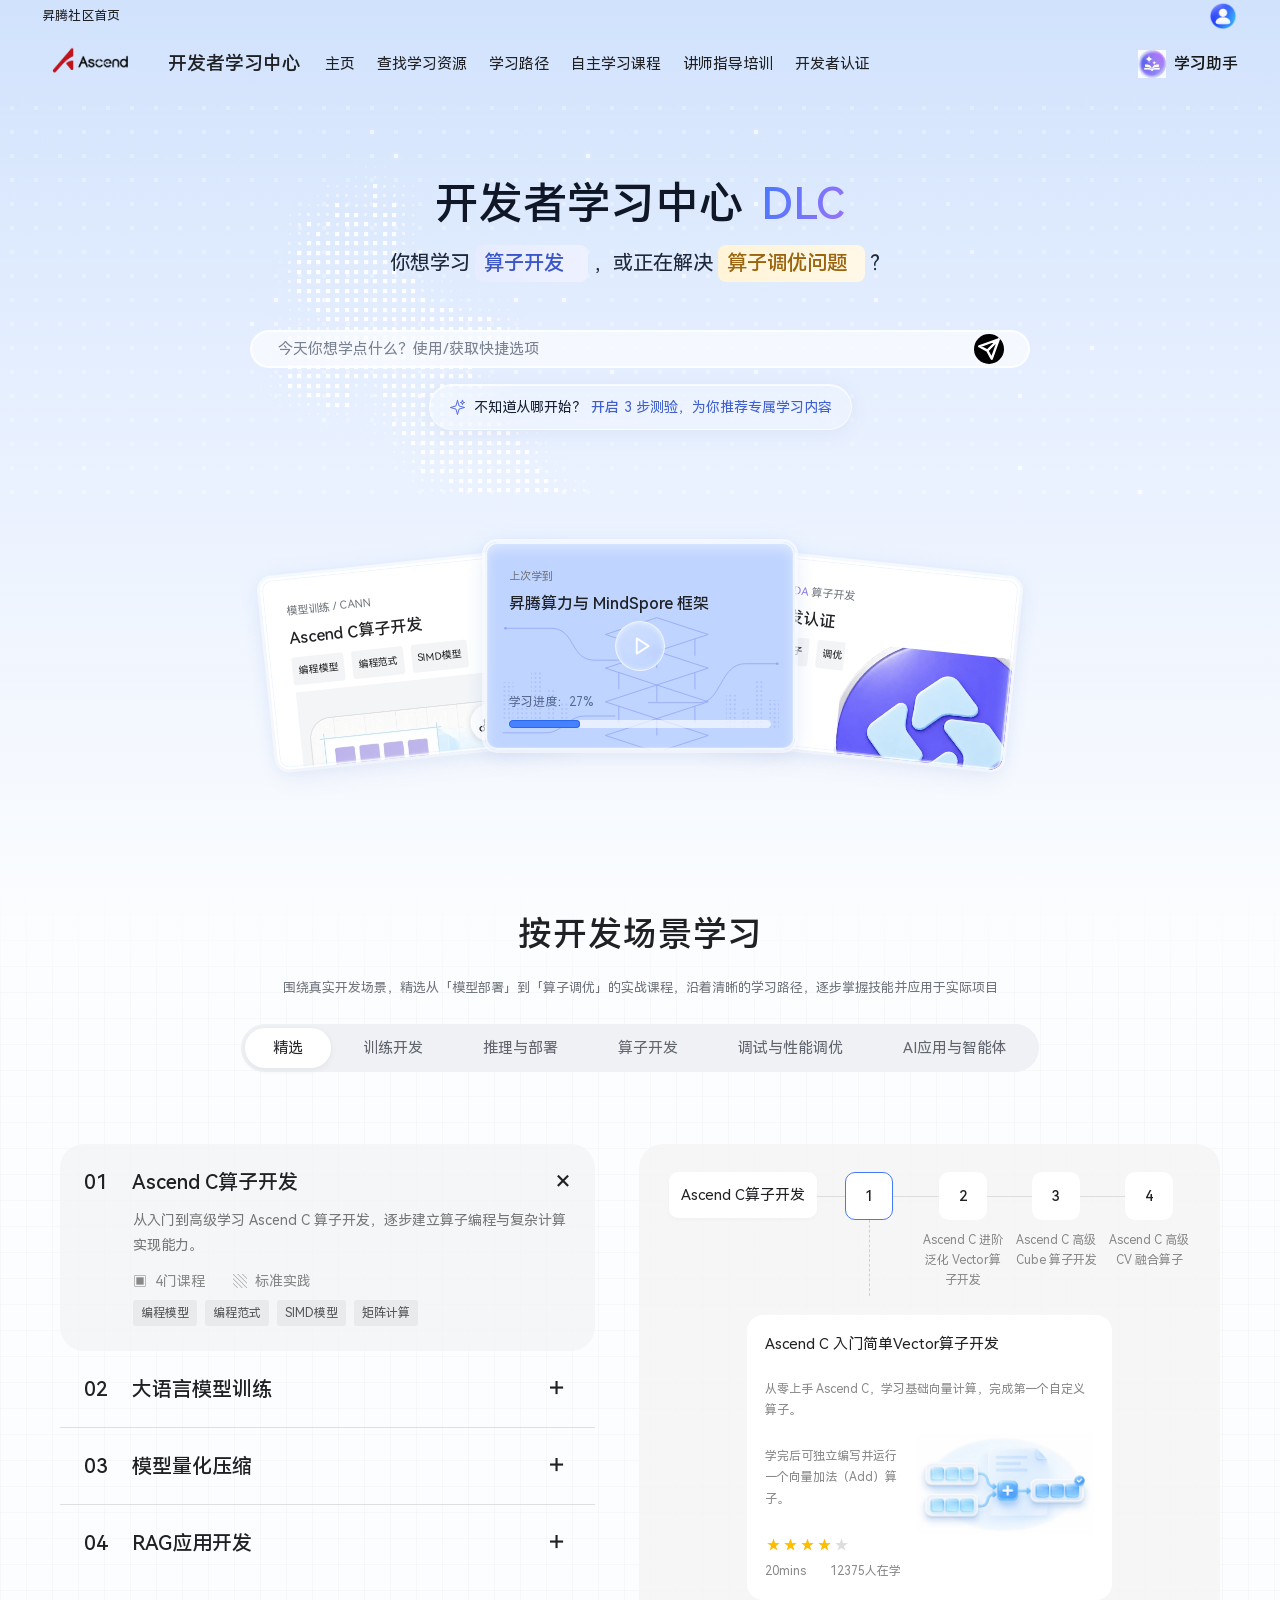
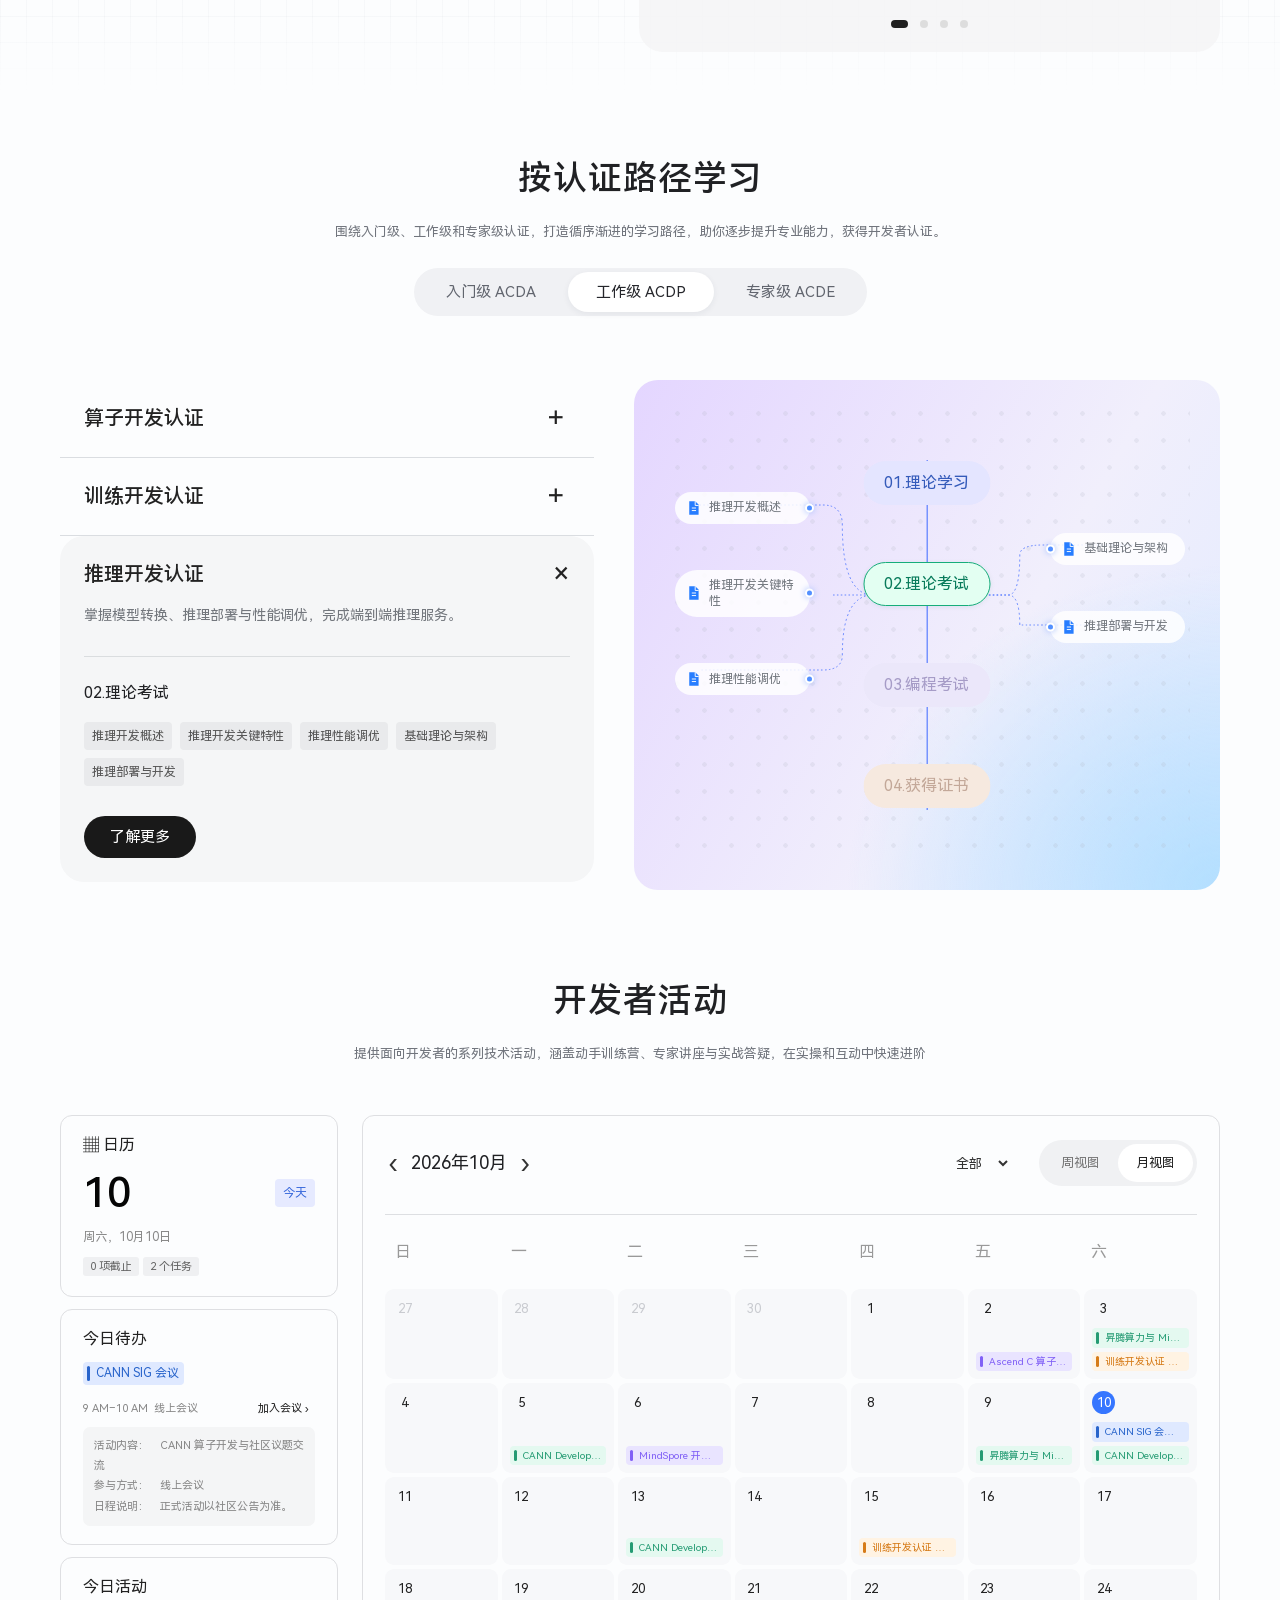
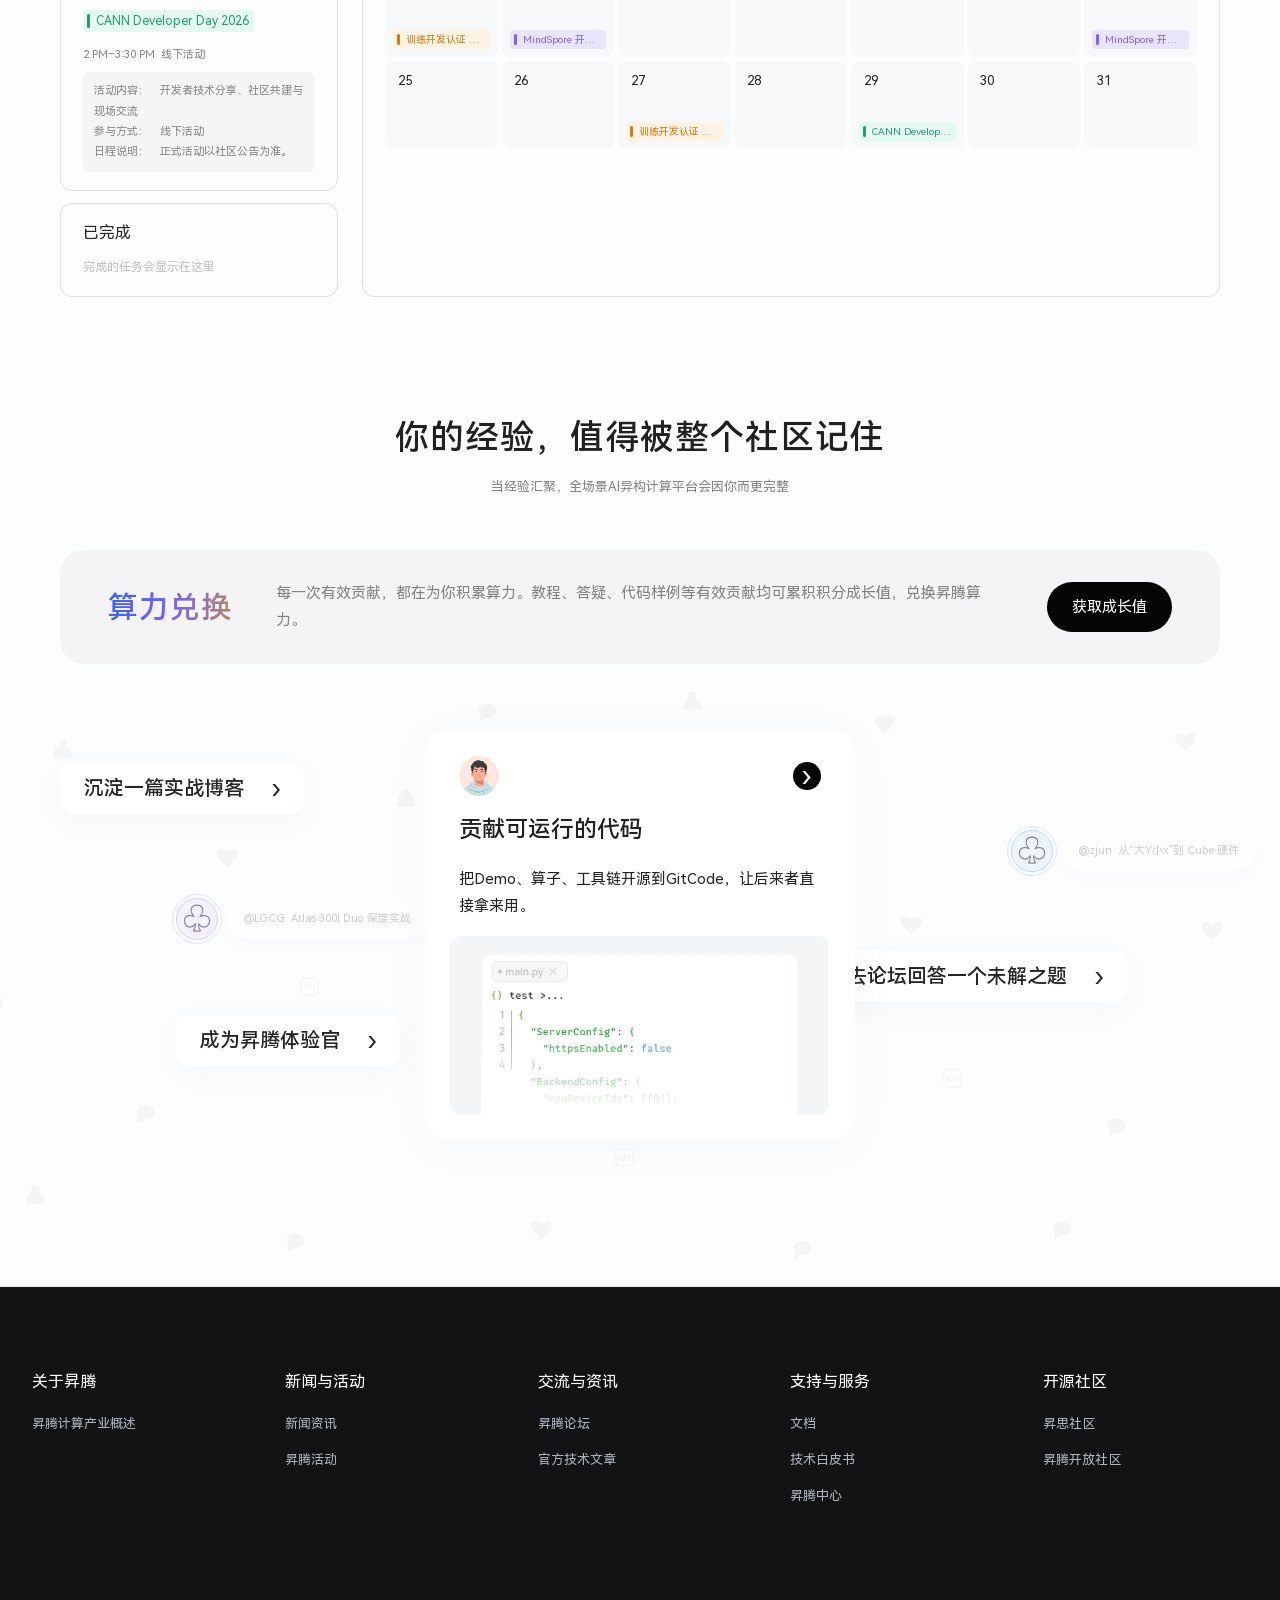
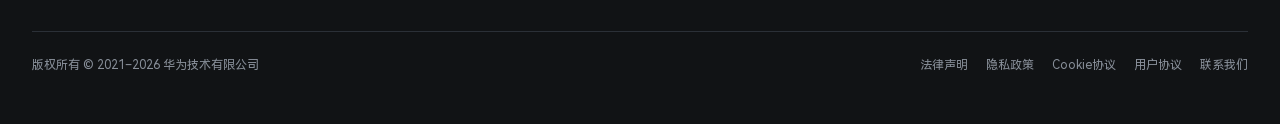
<file: index.html>
<!doctype html>
<html lang="zh-CN">
<head>
  <meta charset="utf-8">
  <meta name="viewport" content="width=device-width, initial-scale=1">
  <meta name="theme-color" content="#ffffff">
  <title>开发者学习中心 DLC · 昇腾</title>
  <meta name="description" content="从真实开发场景出发，探索昇腾课程、开发者认证、技术活动与社区经验。">
  <style>
    @font-face{font-family:"HarmonyOS Sans SC";src:url("assets/fonts/HarmonyOS_Sans_SC_Regular.woff2") format("woff2");font-weight:400;font-display:swap}
    @font-face{font-family:"HarmonyOS Sans SC";src:url("assets/fonts/HarmonyOS_Sans_SC_Medium.woff2") format("woff2");font-weight:600;font-display:swap}
    @font-face{font-family:"HarmonyOS Sans SC";src:url("assets/fonts/HarmonyOS_Sans_SC_Bold.woff2") format("woff2");font-weight:700;font-display:swap}
    :root{--red:#c7000b;--red-bright:#db0000;--blue:#2e53fa;--ink:#101828;--body:rgba(0,0,0,.6);--muted:#99a1af;--line:#e5e7eb;--subtle:#f5f6fa;--surface:#fff;--shadow:0 1px 3px rgba(0,0,0,.1);--font:"HarmonyOS Sans SC","HarmonyOS Sans","PingFang SC","Microsoft YaHei",system-ui,sans-serif}
    *{box-sizing:border-box}[hidden]{display:none!important}html{scroll-behavior:smooth}body{margin:0;background:var(--surface);color:var(--ink);font-family:var(--font);line-height:1.5}button,input{font:inherit}button{cursor:pointer}a{color:inherit;text-decoration:none}.wrap{width:min(1488px,calc(100% - 64px));margin:auto}
    .site-nav{height:64px;border-bottom:1px solid var(--line);background:#fff;position:relative;z-index:5}.nav-inner{height:100%;display:flex;align-items:center;gap:40px}.brand{display:flex;align-items:center;gap:10px;font-size:18px;font-weight:700;white-space:nowrap}.brand img{display:block;width:111px;height:40px;object-fit:contain}.nav-links{height:100%;display:flex;align-items:center;gap:32px;margin-left:20px;flex:1;overflow:auto;scrollbar-width:none}.nav-links::-webkit-scrollbar{display:none}.nav-links a{height:100%;display:flex;align-items:flex-end;padding-bottom:20px;font-size:16px;white-space:nowrap;color:#000;position:relative}.nav-links a.active{color:var(--red);font-weight:600}.nav-links a.active:after{content:"";height:2px;background:var(--red);position:absolute;inset:auto 0 0}.nav-actions{display:flex;align-items:center;gap:20px}.avatar{width:34px;height:34px;border-radius:50%;background:#eff0f4;color:#697282;display:grid;place-items:center;font-size:14px}.ai-launch{border:0;background:transparent;display:flex;gap:8px;align-items:center;color:var(--ink);font-weight:600;white-space:nowrap;padding:0}.ai-orb{width:36px;height:36px;display:grid;place-items:center;border-radius:50%;background:var(--ink);color:white;position:relative;font-size:19px}.ai-orb:after{content:"";position:absolute;right:-1px;top:-1px;width:9px;height:9px;background:var(--red);border:2px solid white;border-radius:50%}
    .hero{overflow:hidden;background:radial-gradient(circle at 79% 41%,rgba(219,0,0,.12),transparent 23%),radial-gradient(circle at 16% 74%,rgba(167,139,250,.12),transparent 27%),linear-gradient(180deg,#fff 0%,#f9fafc 100%);border-bottom:1px solid var(--line)}.hero-inner{position:relative;min-height:620px;padding:98px 0 72px;display:flex;align-items:center;justify-content:center;text-align:center}.hero-inner:before,.hero-inner:after{content:"";position:absolute;border:1px solid rgba(199,0,11,.12);border-radius:36px;transform:rotate(25deg);pointer-events:none}.hero-inner:before{width:230px;height:230px;left:0;top:120px;background:linear-gradient(135deg,rgba(255,255,255,.75),rgba(219,0,0,.025));box-shadow:16px 25px 50px rgba(199,0,11,.05)}.hero-inner:after{width:158px;height:158px;right:4%;bottom:78px;transform:rotate(-20deg);background:linear-gradient(135deg,rgba(255,255,255,.75),rgba(167,139,250,.07))}.hero-content{position:relative;z-index:1;width:min(860px,100%)}.eyebrow{display:inline-flex;align-items:center;gap:8px;padding:6px 12px;border-radius:99px;background:#fff;border:1px solid #f3cdd0;color:var(--red);font-size:14px;font-weight:600}.eyebrow:before{content:"";width:6px;height:6px;background:var(--red);border-radius:50%}.hero h1{font-size:clamp(40px,5vw,50px);line-height:50px;letter-spacing:normal;margin:24px 0 14px;font-weight:600}.hero h1 span{color:var(--red)}.hero-lead{font-size:18px;color:var(--body);margin:0 auto 36px;max-width:670px}.search-box{text-align:left;background:#fff;border:1px solid var(--line);border-radius:24px;padding:12px;box-shadow:0 16px 50px rgba(16,24,40,.09)}.tabs{display:flex;gap:4px}.tabs button{border:0;background:transparent;color:var(--body);padding:12px 20px;border-radius:12px;font-size:16px;font-weight:600}.tabs button[aria-selected="true"]{background:var(--ink);color:#fff}.tabs button:first-child[aria-selected="true"]{font-size:18px}.search-row{display:flex;align-items:center;gap:12px;padding:16px 9px 4px}.search-icon{color:var(--muted);font-size:21px}.search-row input{border:0;outline:0;min-width:0;flex:1;font-size:16px;color:var(--ink)}.search-row input::placeholder{color:#99a1af}.submit{border:0;border-radius:12px;background:var(--red);color:white;font-weight:600;padding:12px 22px;white-space:nowrap}.submit:hover{background:#a9000a}.capabilities{display:none;gap:8px;flex-wrap:wrap;padding:14px 9px 5px}.capabilities.show{display:flex}.capabilities button{border:1px solid #ded5f4;background:#f7f4ff;color:#6b4fb5;border-radius:99px;padding:6px 12px;font-size:14px}.capabilities button.active{background:#6b4fb5;color:white}.suggestions{display:flex;justify-content:center;align-items:center;gap:8px;flex-wrap:wrap;margin-top:18px;font-size:14px;color:var(--body)}.suggestions button{border:1px solid var(--line);background:white;border-radius:99px;padding:7px 14px;color:var(--ink)}.suggestions button:hover{border-color:var(--red);color:var(--red)}.search-feedback{font-size:14px;color:var(--red);min-height:24px;margin-top:10px}
    .section{padding:84px 0}.section-alt{background:var(--subtle)}.section-top{display:flex;align-items:end;justify-content:space-between;gap:24px;margin-bottom:32px}.section-kicker{font-size:14px;font-weight:700;letter-spacing:.08em;color:var(--red);margin:0 0 10px}.section h2{font-size:40px;line-height:50px;letter-spacing:normal;margin:0 0 10px;font-weight:600}.section-desc{color:var(--body);font-size:16px;margin:0}.text-link{color:var(--blue);font-weight:400}.text-link:hover{text-decoration:underline}.filters{display:flex;align-items:center;gap:10px;flex-wrap:wrap;margin-bottom:28px}.filter{border:1px solid var(--line);border-radius:99px;padding:9px 18px;background:#fff;color:var(--body)}.filter.active{background:var(--ink);color:white;border-color:var(--ink)}.filter-select{margin-left:auto;border:1px solid var(--line);border-radius:99px;padding:9px 14px;background:#fff;color:var(--body)}.course-grid{display:grid;grid-template-columns:repeat(3,minmax(0,1fr));gap:24px}.course-card{display:flex;flex-direction:column;border:1px solid var(--line);background:white;border-radius:16px;overflow:hidden;box-shadow:var(--shadow);transition:transform .2s,box-shadow .2s}.course-card:hover{transform:translateY(-4px);box-shadow:0 12px 30px rgba(16,24,40,.1)}.course-art{height:176px;position:relative;overflow:hidden;background:linear-gradient(135deg,#202b48,#70374e);color:#fff;padding:20px}.course-art:before,.course-art:after{content:"";position:absolute;border:1px solid rgba(255,255,255,.23);border-radius:24px;transform:rotate(-21deg);box-shadow:inset 0 0 25px rgba(255,255,255,.14),0 9px 25px rgba(0,0,0,.12)}.course-art:before{width:130px;height:130px;right:10%;top:12%}.course-art:after{width:90px;height:90px;right:25%;bottom:-38px}.course-art.tone-2{background:linear-gradient(135deg,#3b2b6a,#80527f)}.course-art.tone-3{background:linear-gradient(135deg,#183f50,#317b83)}.course-art.tone-4{background:linear-gradient(135deg,#5b2840,#ae6270)}.course-art.tone-5{background:linear-gradient(135deg,#303a5f,#5f74a4)}.course-art.tone-6{background:linear-gradient(135deg,#425126,#8d9a56)}.course-art .symbol{position:absolute;right:20px;bottom:0;font-size:95px;line-height:1;opacity:.19;font-weight:900}.course-badge{position:relative;z-index:1;display:inline-block;background:rgba(255,255,255,.89);color:var(--ink);border-radius:4px;padding:4px 8px;font-size:12px;font-weight:600}.course-type{position:absolute;left:20px;bottom:20px;font-size:14px;opacity:.85}.course-body{padding:24px;display:flex;flex-direction:column;flex:1}.course-body h3{font-size:20px;line-height:1.4;margin:0 0 8px}.course-body p{font-size:14px;line-height:22px;color:var(--body);margin:0 0 18px;flex:1}.course-meta{display:flex;gap:16px;flex-wrap:wrap;border-top:1px solid var(--line);padding-top:14px;color:var(--body);font-size:14px}.course-meta strong{color:var(--ink)}.course-empty{display:none;grid-column:1/-1;border:1px dashed var(--line);border-radius:16px;text-align:center;padding:38px;color:var(--body)}.longtail{grid-column:1/-1;border:1px dashed #f3cdd0;border-radius:16px;background:linear-gradient(90deg,#fff,#fff8f8);padding:28px 32px;display:flex;align-items:center;justify-content:space-between;gap:24px}.longtail h3{font-size:20px;margin:0 0 6px}.longtail p{font-size:14px;color:var(--body);margin:0}.state{display:inline-block;vertical-align:middle;font-size:12px;color:#6b4fb5;background:#f0ecfa;border:1px solid #d9cdf0;padding:3px 8px;border-radius:4px;margin-left:8px}.longtail button{border:1px solid var(--red);color:var(--red);background:white;padding:11px 18px;border-radius:12px;font-weight:600;white-space:nowrap}.longtail button:hover{background:#fceeef}
    .community-grid{display:grid;grid-template-columns:1fr 1fr;gap:28px}.community-card{border:1px solid var(--line);border-radius:16px;padding:30px;background:#fff;box-shadow:var(--shadow)}.community-head{display:flex;justify-content:space-between;align-items:center;margin-bottom:20px}.community-head h3{font-size:22px;margin:0}.community-item{display:block;padding:18px 0;border-top:1px solid var(--line)}.community-item strong{display:block;font-size:16px;margin-bottom:4px}.community-item span{font-size:14px;color:var(--body)}.community-item:hover strong{color:var(--red)}.knowledge{margin-top:24px;border:1px dashed var(--line);border-radius:12px;padding:16px 22px;display:flex;align-items:center;justify-content:space-between;color:var(--body);font-size:14px}.knowledge b{font-weight:400;color:var(--muted);background:var(--subtle);border-radius:99px;padding:5px 10px}
    .panel-backdrop{position:fixed;inset:0;background:rgba(16,24,40,.2);z-index:10;display:none}.panel-backdrop.show{display:block}.ai-panel{position:fixed;z-index:11;top:0;right:0;width:min(430px,100vw);height:100dvh;background:#fff;box-shadow:-15px 0 45px rgba(16,24,40,.13);transform:translateX(105%);transition:transform .25s;overflow:auto;padding:28px}.ai-panel.open{transform:translateX(0)}.panel-top{display:flex;align-items:center;justify-content:space-between}.panel-top h2{font-size:24px;margin:0}.close-panel{border:0;background:var(--subtle);border-radius:10px;width:36px;height:36px;font-size:24px}.panel-card{border:1px solid var(--line);border-radius:16px;padding:20px;margin-top:20px}.panel-card h3{font-size:18px;margin:0 0 10px}.panel-card p{font-size:14px;color:var(--body);margin:0}.panel-card .pill{display:inline-block;background:#fceeef;color:var(--red);border-radius:99px;padding:4px 10px;font-size:12px;margin-bottom:12px}.panel-progress{height:7px;background:var(--subtle);border-radius:99px;overflow:hidden;margin:14px 0}.panel-progress span{display:block;height:100%;width:42%;background:var(--red)}.panel-list{display:grid;gap:9px}.panel-list div{display:flex;justify-content:space-between;font-size:14px;padding:7px 0;border-bottom:1px solid var(--line)}.panel-list div:last-child{border-bottom:0}.panel-list span{color:var(--body)}
    footer{border-top:1px solid var(--line);padding:28px 0;color:var(--muted);font-size:14px}.footer-inner{display:flex;justify-content:space-between;gap:20px;flex-wrap:wrap}
    @media(max-width:1100px){.nav-links{gap:20px;margin-left:0}.nav-inner{gap:22px}.course-grid{grid-template-columns:repeat(2,minmax(0,1fr))}.hero-inner:before{left:-100px}.hero-inner:after{right:-40px}}
    @media(max-width:700px){.wrap{width:min(100% - 32px,1488px)}.site-nav{height:60px}.brand{font-size:16px}.brand img{width:97px;height:35px}.nav-links{display:none}.nav-actions{margin-left:auto}.ai-launch>span:last-child{display:none}.avatar{display:none}.hero-inner{min-height:auto;padding:72px 0 58px}.hero-inner:before,.hero-inner:after{display:none}.hero h1{font-size:40px;line-height:1.25}.hero-lead{font-size:16px}.search-box{border-radius:18px}.tabs button{padding:10px 13px}.search-row{gap:7px;flex-wrap:wrap}.search-row input{flex-basis:calc(100% - 40px);font-size:14px}.submit{margin-left:auto}.section{padding:60px 0}.section h2{font-size:30px;line-height:1.33}.section-top{align-items:start;flex-direction:column}.filter-select{margin-left:0}.course-grid,.community-grid{grid-template-columns:1fr}.course-art{height:150px}.longtail{padding:22px;align-items:start;flex-direction:column}.community-card{padding:22px}.knowledge{align-items:start;gap:12px;flex-direction:column}}
    @media(prefers-reduced-motion:reduce){html{scroll-behavior:auto}.course-card,.ai-panel{transition:none}}
    .flow-question-block{margin-top:42px;padding-top:22px;border-top:1px solid #edf0f6;scroll-margin-top:94px}.flow-question-block:first-of-type{margin-top:24px}.flow-question-block .flow-actions{margin-bottom:4px}
    .course-flow[hidden]{display:none}.course-flow{position:fixed;inset:0;z-index:200;overflow-y:auto;background:#fcfcfe;color:var(--ink);font-family:var(--font)}.flow-header{height:72px;position:sticky;top:0;z-index:2;display:flex;align-items:center;justify-content:space-between;padding:0 max(32px,calc((100vw - 1180px)/2));background:rgba(252,252,254,.94);border-bottom:1px solid #edf0f6;backdrop-filter:blur(12px)}.flow-brand{display:flex;align-items:center;gap:10px;font-weight:600}.flow-brand img{width:76px;height:32px;object-fit:contain}.flow-close{border:1px solid var(--line);background:white;border-radius:999px;padding:9px 17px;color:var(--ink)}.flow-close:hover,.flow-close:focus-visible{border-color:var(--blue);color:var(--blue)}.flow-main{width:min(1040px,calc(100% - 48px));margin:0 auto;padding:46px 0 112px}.flow-goal{width:fit-content;max-width:100%;margin:0 auto 42px;padding:12px 22px;background:#f2f3f6;border-radius:999px;font-size:16px;text-align:center;overflow-wrap:anywhere}.flow-intro{margin:0 0 24px}.flow-intro h2{font-size:28px;line-height:1.3;font-weight:600;margin:0 0 8px}.flow-intro p{color:#697586;margin:0}.flow-progress{display:flex;align-items:center;gap:14px;margin:26px 0 30px;font-size:14px;color:#77849a}.flow-progress strong{color:#244b9b}.flow-track{height:5px;background:#e9eef8;border-radius:99px;overflow:hidden;flex:1}.flow-track span{display:block;height:100%;background:var(--blue);border-radius:99px;transition:width .2s}.flow-question-head{display:flex;align-items:start;gap:12px;margin-bottom:18px}.flow-number{border:1px solid #dbe3f3;border-radius:7px;padding:3px 8px;font-size:13px;color:#6c7b94;background:#f8faff}.flow-question-head h3{font-size:22px;font-weight:600;line-height:1.4;margin:0;flex:1}.flow-type{font-size:13px;color:#73819b;border:1px solid var(--line);border-radius:7px;padding:4px 8px;white-space:nowrap}.flow-options{display:grid;grid-template-columns:repeat(3,minmax(0,1fr));gap:16px}.flow-option{min-height:148px;padding:22px 20px;text-align:center;display:flex;flex-direction:column;justify-content:center;gap:8px;border:1px solid #e1e6ef;border-radius:18px;background:#fff;box-shadow:0 2px 4px rgba(16,24,40,.04);color:var(--ink);transition:border-color .15s,background .15s,box-shadow .15s}.flow-option:hover,.flow-option:focus-visible{border-color:var(--blue);box-shadow:0 4px 16px rgba(46,83,250,.1);outline:none}.flow-option[aria-checked="true"]{border-color:var(--blue);background:#f3f6ff;box-shadow:0 0 0 1px rgba(46,83,250,.15);color:#2143b0}.flow-option strong{font-size:17px;font-weight:600}.flow-option span{font-size:14px;line-height:1.55;color:#697586}.flow-option[aria-checked="true"] span{color:#4763a8}.flow-option.custom{border-style:dashed;color:#5f718e}.flow-option.custom[aria-checked="true"]{border-style:solid}.flow-custom{display:block;width:100%;margin-top:18px;padding:15px 18px;border:1px solid #c8d5fb;border-radius:12px;background:#fff;resize:vertical;min-height:80px;outline-color:var(--blue)}.flow-actions{display:flex;justify-content:space-between;align-items:center;gap:16px;margin-top:30px;position:sticky;bottom:0;padding:14px 0;background:#fcfcfe;z-index:1}.flow-actions .flow-skip{border:0;background:transparent;color:#7b8799;padding:10px}.flow-actions .flow-skip:hover{color:var(--blue)}.flow-actions .flow-primary,.flow-result-actions button{border:1px solid var(--blue);border-radius:12px;background:var(--blue);color:white;padding:11px 24px;font-weight:600}.flow-actions .flow-primary:disabled{border-color:#e0e5ee;background:#f7f9fc;color:#98a4b8;cursor:not-allowed}.flow-actions .flow-back{border:1px solid var(--line);border-radius:12px;background:#fff;padding:10px 18px;color:#576477}.flow-note{font-size:13px;color:#8a96a8;margin-top:30px}.flow-result{max-width:800px;margin:0 auto}.flow-result h2{font-size:30px;font-weight:600;line-height:1.3;margin:0 0 12px}.flow-result-lead{font-size:16px;line-height:1.7;color:#576477}.flow-summary{border:1px solid #dce5ff;border-radius:16px;background:#f6f8ff;padding:22px;margin:28px 0}.flow-summary p{margin:8px 0 0;line-height:1.7;color:#496190}.flow-steps{display:grid;gap:14px;margin:22px 0 28px}.flow-step{border:1px solid var(--line);border-radius:15px;background:#fff;padding:20px}.flow-step strong{display:block;margin-bottom:7px}.flow-step p{margin:0;color:#687586;line-height:1.6}.flow-result-actions{display:flex;gap:12px;flex-wrap:wrap}.flow-result-actions button.secondary{background:white;color:var(--blue)}@media(max-width:700px){.flow-header{height:60px;padding:0 16px}.flow-brand span{font-size:14px}.flow-main{width:calc(100% - 32px);padding:28px 0 80px}.flow-goal{margin-bottom:28px}.flow-intro h2{font-size:24px}.flow-question-head h3{font-size:19px}.flow-options{grid-template-columns:1fr;gap:10px}.flow-option{min-height:104px;padding:16px}.flow-actions{flex-wrap:wrap}.flow-note{margin-top:20px}}
  </style>
  <link rel="stylesheet" href="assets/css/course-outline.css?v=outline-toolbar-1">
  <link rel="stylesheet" href="assets/css/course-conversation.css?v=ai-dialog-rhythm-2">
  <link rel="stylesheet" href="assets/css/home-figma.css?v=knowledge-map-entry-4">
  <link rel="stylesheet" href="assets/css/knowledge-experience.css?v=1">
  <link rel="stylesheet" href="assets/css/home-october.css?v=fan-motion-2">
  <link rel="stylesheet" href="assets/css/home-quiz-prompt.css?v=2">
  <link rel="stylesheet" href="assets/css/home-hero-typewriter.css?v=1">
  <link rel="stylesheet" href="assets/css/home-search-results.css?v=2">
  <link rel="stylesheet" href="assets/css/community-contribution-photo.css?v=3">
  <link rel="stylesheet" href="assets/css/community-contribution-floor.css?v=4">
  <link rel="stylesheet" href="assets/css/home-fan-gentle.css?v=2">
  <link rel="stylesheet" href="assets/css/home-learning-assistant.css?v=agent-home-2">
  <link rel="stylesheet" href="assets/css/home-reference-adjustments.css?v=3">
  <link rel="stylesheet" href="assets/css/home-starter-ide.css?v=6">
<link rel="icon" href="assets/images/figma-home/certification.svg" type="image/svg+xml">
  <link rel="stylesheet" href="assets/css/home-scenes-121.css?v=1">
  <link rel="stylesheet" href="assets/css/community-121.css?v=2">
  <link rel="stylesheet" href="assets/css/home-events-121.css?v=1">
  <link rel="stylesheet" href="assets/css/home-certifications-121.css?v=1">
  <link rel="stylesheet" href="assets/css/home-glass-nav.css?v=3">
</head>
<body>
  <a class="skip-link" href="#scenes">跳至学习内容</a>
  <header class="site-nav october-nav">
    <div class="utility-bar"><a href="index.html">昇腾社区首页</a><div class="utility-user"><a class="user-avatar-link" href="prototypes/lowfi/personal-center-knowledge-assets.html" aria-label="个人中心"><img src="assets/images/figma-home/user-avatar.png" alt=""></a></div></div>
    <div class="october-nav-main"><a class="brand-logo" href="index.html"><img src="assets/images/ascend-logo-transparent.png" alt="Ascend"></a><a class="brand-title" href="index.html">开发者学习中心</a><nav aria-label="主导航"><a href="#top" aria-current="page">主页</a><a href="https://www.hiascend.com/developer/edu/find-resource">查找学习资源</a><a href="https://www.hiascend.com/edu/growth">学习路径</a><a href="https://www.hiascend.com/edu/courses">自主学习课程</a><a href="#events">讲师指导培训</a><a href="#certifications">开发者认证</a></nav><button type="button" class="home-assistant-trigger" id="homeAssistantTrigger" aria-controls="homeAssistantWindow" aria-expanded="false"><span class="ha-source ha-logo" aria-hidden="true"></span>学习助手</button></div>
  </header>

  <main class="dlc-main" id="top">
    <section class="dlc-hero" aria-labelledby="heroTitle">
      <div class="dlc-hero-inner">
        <h1 class="dlc-title" id="heroTitle">开发者学习中心<span>DLC</span></h1>
        <p class="dlc-rotating-question" aria-label="你想学习算子开发，或正在解决算子调优问题？"><span>你想学习</span><span class="dlc-topic dlc-topic-learning" data-topic-learning>算子开发</span><span>，或正在解决</span><span class="dlc-topic dlc-topic-problem" data-topic-problem>算子调优问题</span><span>？</span></p>
        <div class="dlc-search-shell">
          <form class="dlc-search" id="heroForm">
            <span class="dlc-selected-prompt" id="selectedPrompt" hidden><span class="selected-prompt-mark" aria-hidden="true"></span><span id="selectedPromptText"></span><button id="clearShortcut" type="button" aria-label="清除快捷选项">×</button></span>
            <input id="heroInput" type="text" autocomplete="off" aria-label="输入学习目标" placeholder="今天你想学点什么？使用/获取快捷选项">
            <span class="dlc-input-actions" id="inputActions" aria-hidden="true"><kbd>Tab</kbd>切换 <kbd>Enter</kbd>开始搜索</span>
            <kbd class="dlc-shortcut-key">/</kbd>
            <button class="dlc-submit" type="submit" aria-label="提交学习目标"><svg viewBox="0 0 24 24" aria-hidden="true" focusable="false"><path d="M21 3 10.5 13.5M21 3 14.5 21l-4-7.5L3 9.5 21 3Z"/></svg></button>
            <div class="dlc-quick-menu" id="quickMenu" role="listbox" aria-label="学习快捷选项" hidden>
              <button type="button" role="option" data-label="新手入门" data-prompt="我刚接触昇腾，希望从基础开始学习"><span class="quick-menu-mark" aria-hidden="true"></span><span><b>新手入门</b><small>从环境搭建开始，完成首个昇腾开发任务。</small></span></button>
              <button type="button" role="option" data-label="算子开发" data-prompt="我想学习 Ascend C 算子开发"><span class="quick-menu-mark" aria-hidden="true"></span><span><b>算子开发</b><small>开发、调试和优化昇腾自定义算子。</small></span></button>
              <button type="button" role="option" data-label="训练开发" data-prompt="我想学习模型训练并完成一次分布式训练"><span class="quick-menu-mark" aria-hidden="true"></span><span><b>训练开发</b><small>完成模型训练、分布式训练和性能优化。</small></span></button>
              <button type="button" role="option" data-label="推理开发" data-prompt="我想把模型部署到昇腾并完成推理服务验证"><span class="quick-menu-mark" aria-hidden="true"></span><span><b>推理开发</b><small>学习模型转换、推理适配与部署的上线流程。</small></span></button>
              <button type="button" role="option" data-label="生成式AI应用开发与部署" data-prompt="我想开发一个 RAG 智能体应用，并部署到昇腾环境"><span class="quick-menu-mark" aria-hidden="true"></span><span><b>生成式AI应用开发与部署</b><small>学习大模型、RAG 和智能体应用开发与部署。</small></span></button>
            </div>
          </form>
          <p class="dlc-search-hint" id="searchFeedback" role="status" aria-live="polite"></p>
        </div>
        <p class="dlc-search-helper" id="quizHelper"><svg class="quiz-helper-spark" viewBox="0 0 24 24" fill="none" aria-hidden="true"><path d="m12 2 2.2 7.8L22 12l-7.8 2.2L12 22l-2.2-7.8L2 12l7.8-2.2L12 2Z"/><path d="m19 2 .7 2.3L22 5l-2.3.7L19 8l-.7-2.3L16 5l2.3-.7L19 2Z"/></svg><span class="quiz-helper-copy">不知道从哪开始？</span><button id="openQuiz" type="button">开启</button><span class="quiz-helper-copy">3 步测验，为你推荐专属学习内容</span></p>
      </div>
    </section>

    <section class="starter-floor" id="courseFirstFloor" aria-label="推荐与继续学习">
      <div class="october-fan" id="homeContinueCards" aria-label="推荐与继续学习">
      <div class="fan-slot fan-slot-left">
        <a class="fan-pill" href="course-preview.html?course=operator" aria-label="查看课程">课程 <span aria-hidden="true">↗</span></a>
        <a class="fan-side fan-left" href="course-preview.html?course=operator"><small>模型训练 / CANN</small><h3>Ascend C算子开发</h3><div class="small-tags"><span>编程模型</span><span>编程范式</span><span>SIMD模型</span></div><img src="assets/images/october-home/operator-art.webp" alt=""></a>
      </div>
      <div class="fan-slot fan-slot-center">
        <a class="fan-pill" href="course-preview.html?course=training" aria-label="查看学习路径">路径 <span aria-hidden="true">↗</span></a>
        <a class="fan-center" href="course-preview.html?course=training"><small>上次学到</small><h3>昇腾算力与 MindSpore 框架</h3><img src="assets/images/october-home/continue-layers.svg" alt=""><span class="play-icon" aria-hidden="true"><svg viewBox="0 0 24 24" fill="none"><path d="m9 5 11 7-11 7V5Z" stroke="currentColor" stroke-width="1.8" stroke-linejoin="round"/></svg></span><div class="fan-progress-label">学习进度：27%</div><div class="fan-progress" role="progressbar" aria-label="课程学习进度" aria-valuenow="27" aria-valuemin="0" aria-valuemax="100"><span></span></div></a>
      </div>
      <div class="fan-slot fan-slot-right">
        <a class="fan-pill" href="#certifications" aria-label="查看认证">认证 <span aria-hidden="true">↗</span></a>
        <a class="fan-side fan-right" href="#certifications"><small><em>入门级 ACDA</em> 算子开发</small><h3>算子开发认证</h3><div class="small-tags"><span>代码</span><span>算子</span><span>调优</span></div><img src="assets/images/october-home/badge.webp" alt=""></a>
      </div>
      </div>
    </section>

    <section class="dlc-section problem-first-floor" id="problemFirstFloor" aria-labelledby="problemFloorTitle" hidden>
      <div class="problem-floor-heading"><h2 id="problemFloorTitle">从真实问题开始</h2></div>
      <div class="problem-example-carousel" id="problemCarousel" aria-live="polite">
        <button type="button" class="problem-carousel-btn problem-carousel-prev" id="problemPrev" aria-label="查看上一个案例">‹</button>
        <div class="problem-example-track">
          <article class="problem-example-card" data-problem-slide>
            <div class="problem-example-top"><span class="problem-example-tag">真实任务反推</span><span class="problem-example-index">案例 01</span></div>
            <h3>把单卡模型改成双卡训练</h3>
            <p>从“完成双卡训练并验证吞吐提升”反推需要补齐的能力和实践步骤。</p>
            <div class="problem-example-flow"><span>目标任务</span><i>→</i><span>能力缺口</span><i>→</i><span>学习步骤</span><i>→</i><span>验收成果</span></div>
            <div class="problem-example-actions"><button type="button" class="problem-secondary" data-problem-preview="我想了解如何把单卡模型改成双卡训练">查看案例</button><button type="button" class="problem-primary" data-problem-submit="我想把自己的单卡训练任务改成双卡训练，并验证吞吐是否提升">换成我的任务</button></div>
          </article>
          <article class="problem-example-card" data-problem-slide hidden>
            <div class="problem-example-top"><span class="problem-example-tag">诊断补救</span><span class="problem-example-index">案例 02</span></div>
            <h3>HCCL 初始化失败，训练无法启动</h3>
            <p>根据错误码、运行环境和日志定位知识缺口，生成补充学习并返回原任务复验。</p>
            <div class="problem-example-flow"><span>错误现象</span><i>→</i><span>诊断依据</span><i>→</i><span>补充学习</span><i>→</i><span>重新验证</span></div>
            <div class="problem-example-actions"><button type="button" class="problem-secondary" data-problem-preview="我想查看 HCCL 初始化失败的诊断案例">查看案例</button><button type="button" class="problem-primary" data-problem-submit="我的 HCCL 初始化失败，训练无法启动，我想输入错误码和日志进行诊断">输入我的错误</button></div>
          </article>
        </div>
        <button type="button" class="problem-carousel-btn problem-carousel-next" id="problemNext" aria-label="查看下一个案例">›</button>
      </div>
      <p class="problem-floor-note">如果现有课程完整覆盖，AI 优先推荐课程；只有无法覆盖时才组合或生成新内容。</p>
    </section>

    <section class="october-section" id="scenes" aria-labelledby="scenesTitle">
      <h2 id="scenesTitle">按照开发场景学习</h2><p class="section-intro" id="scenarioIntro">从精选课程链路出发，继续完成真实的开发实践。</p>
      <div class="pill-tabs" id="scenarioTabs" role="tablist" aria-label="开发场景"><button role="tab" aria-selected="true" data-scene="0">精选</button><button role="tab" aria-selected="false" data-scene="1">训练开发</button><button role="tab" aria-selected="false" data-scene="2">推理与部署</button><button role="tab" aria-selected="false" data-scene="0">算子开发</button><button role="tab" aria-selected="false" data-scene="3">调试与性能调优</button><button role="tab" aria-selected="false" data-scene="4">AI应用与智能体</button></div>
      <div class="scenario-panel"><div class="scenario-subtabs" id="featuredTabs" role="tablist" aria-label="精选课程"><button role="tab" aria-selected="true" data-featured="0" aria-label="精选课程1"><span class="featured-selected-word">Selected </span>精选1</button><button role="tab" aria-selected="false" data-featured="1" aria-label="精选课程2"><span class="featured-selected-word">Selected </span>精选2</button><button role="tab" aria-selected="false" data-featured="2" aria-label="精选课程3"><span class="featured-selected-word">Selected </span>精选3</button><button role="tab" aria-selected="false" data-featured="4" aria-label="精选课程4"><span class="featured-selected-word">Selected </span>精选4</button></div><div class="scenario-body" id="scenarioContent" role="tabpanel" aria-live="polite"></div></div>
    </section>
    <section class="october-section" id="certifications" aria-labelledby="certTitle"><h2 id="certTitle">按照认证路径学习</h2><p class="section-intro">以下是我们按认证等级设计的进阶路线，从入门到专家逐级递进，帮你在体系化学习中夯实能力、拿下社区认证</p><div class="pill-tabs cert-tabs" role="tablist" aria-label="认证等级"><button role="tab" aria-selected="true" data-cert="ACDA">入门级 ACDA</button><button role="tab" aria-selected="false" data-cert="ACDP">工作级 ACDP</button><button role="tab" aria-selected="false" data-cert="ACDE">专家级 ACDE</button></div><div class="cert-grid" id="certGrid" role="tabpanel" aria-live="polite"></div></section>
    <section class="october-section" id="events" aria-labelledby="eventsTitle"><h2 id="eventsTitle">开发者活动</h2><p class="section-intro">汇集开发者社区活动与我的学习安排，查看课程学习、AI 学伴建议复习和认证考试日程。</p><div class="events-board"><div class="events-toolbar"><div class="month-controls"><button type="button" id="previousMonth" aria-label="上个月">‹</button><strong id="calendarMonth"></strong><button type="button" id="nextMonth" aria-label="下个月">›</button></div><span class="schedule-label">活动日程 <small>示例</small></span><div class="event-filters" aria-label="活动类型"><button aria-pressed="true" data-kind="全部">全部</button><button aria-pressed="false" data-kind="会议">会议</button><button aria-pressed="false" data-kind="活动">活动</button><button aria-pressed="false" data-kind="峰会">峰会</button></div></div><div class="events-body"><div class="calendar"><div class="weekdays" aria-hidden="true"><span>日</span><span>一</span><span>二</span><span>三</span><span>四</span><span>五</span><span>六</span></div><div class="calendar-grid" id="calendarGrid" aria-label="活动日期"></div></div><div class="event-list" id="eventList" aria-live="polite"></div></div></div><button class="all-events" id="showAllEvents" type="button">查看本月全部活动 <span aria-hidden="true">›</span></button></section>
    <section class="october-section community-section community121" id="growth" aria-labelledby="growthTitle">
      <h2 id="growthTitle">你的经验，值得被整个社区记住</h2>
      <p class="section-intro">当经验汇聚，全场景AI异构计算平台会因你而更完整</p>
      <div class="community121-redeem"><strong>算力兑换</strong><p>每一次有效贡献，都在为你积累算力。教程、答疑、代码样例等有效贡献均可累积积分成长值，兑换昇腾算力。</p><a href="prototypes/lowfi/developer-contribution-closed-loop.html">获取成长值</a></div>
      <div class="community121-stage">
        <div class="community121-pattern" aria-hidden="true"><svg style="left:0%;top:28%" viewBox="0 0 24 24"><rect x="3" y="3" width="18" height="18" rx="4"/><path d="m9 9-3 3 3 3m6-6 3 3-3 3m-2-7-2 8"/></svg><svg style="left:7%;top:12%" viewBox="0 0 24 24"><circle cx="12" cy="7" r="4"/><path d="M3 21v-3a7 7 0 0 1 18 0v3Z"/></svg><svg style="left:13%;top:72%" viewBox="0 0 24 24"><path d="M21 10a9 7 0 0 1-11 7l-6 4 1-7a7 7 0 0 1-2-4 9 7 0 0 1 18 0Z"/></svg><svg style="left:19%;top:30%" viewBox="0 0 24 24"><path d="M12 21 3 12C-2 4 6-1 12 6c6-7 14-2 9 6Z"/></svg><svg style="left:25%;top:51%" viewBox="0 0 24 24"><rect x="3" y="3" width="18" height="18" rx="4"/><path d="m9 9-3 3 3 3m6-6 3 3-3 3m-2-7-2 8"/></svg><svg style="left:32%;top:20%" viewBox="0 0 24 24"><circle cx="12" cy="7" r="4"/><path d="M3 21v-3a7 7 0 0 1 18 0v3Z"/></svg><svg style="left:38%;top:6%" viewBox="0 0 24 24"><path d="M21 10a9 7 0 0 1-11 7l-6 4 1-7a7 7 0 0 1-2-4 9 7 0 0 1 18 0Z"/></svg><svg style="left:42%;top:91%" viewBox="0 0 24 24"><path d="M12 21 3 12C-2 4 6-1 12 6c6-7 14-2 9 6Z"/></svg><svg style="left:48%;top:79%" viewBox="0 0 24 24"><rect x="3" y="3" width="18" height="18" rx="4"/><path d="m9 9-3 3 3 3m6-6 3 3-3 3m-2-7-2 8"/></svg><svg style="left:53%;top:4%" viewBox="0 0 24 24"><circle cx="12" cy="7" r="4"/><path d="M3 21v-3a7 7 0 0 1 18 0v3Z"/></svg><svg style="left:61%;top:94%" viewBox="0 0 24 24"><path d="M21 10a9 7 0 0 1-11 7l-6 4 1-7a7 7 0 0 1-2-4 9 7 0 0 1 18 0Z"/></svg><svg style="left:67%;top:8%" viewBox="0 0 24 24"><path d="M12 21 3 12C-2 4 6-1 12 6c6-7 14-2 9 6Z"/></svg><svg style="left:72%;top:66%" viewBox="0 0 24 24"><rect x="3" y="3" width="18" height="18" rx="4"/><path d="m9 9-3 3 3 3m6-6 3 3-3 3m-2-7-2 8"/></svg><svg style="left:78%;top:26%" viewBox="0 0 24 24"><circle cx="12" cy="7" r="4"/><path d="M3 21v-3a7 7 0 0 1 18 0v3Z"/></svg><svg style="left:84%;top:74%" viewBox="0 0 24 24"><path d="M21 10a9 7 0 0 1-11 7l-6 4 1-7a7 7 0 0 1-2-4 9 7 0 0 1 18 0Z"/></svg><svg style="left:91%;top:42%" viewBox="0 0 24 24"><path d="M12 21 3 12C-2 4 6-1 12 6c6-7 14-2 9 6Z"/></svg><svg style="left:97%;top:70%" viewBox="0 0 24 24"><rect x="3" y="3" width="18" height="18" rx="4"/><path d="m9 9-3 3 3 3m6-6 3 3-3 3m-2-7-2 8"/></svg><svg style="left:5%;top:85%" viewBox="0 0 24 24"><circle cx="12" cy="7" r="4"/><path d="M3 21v-3a7 7 0 0 1 18 0v3Z"/></svg><svg style="left:24%;top:93%" viewBox="0 0 24 24"><path d="M21 10a9 7 0 0 1-11 7l-6 4 1-7a7 7 0 0 1-2-4 9 7 0 0 1 18 0Z"/></svg><svg style="left:89%;top:11%" viewBox="0 0 24 24"><path d="M12 21 3 12C-2 4 6-1 12 6c6-7 14-2 9 6Z"/></svg><svg style="left:58%;top:63%" viewBox="0 0 24 24"><rect x="3" y="3" width="18" height="18" rx="4"/><path d="m9 9-3 3 3 3m6-6 3 3-3 3m-2-7-2 8"/></svg><svg style="left:2%;top:53%" viewBox="0 0 24 24"><circle cx="12" cy="7" r="4"/><path d="M3 21v-3a7 7 0 0 1 18 0v3Z"/></svg><svg style="left:80%;top:91%" viewBox="0 0 24 24"><path d="M21 10a9 7 0 0 1-11 7l-6 4 1-7a7 7 0 0 1-2-4 9 7 0 0 1 18 0Z"/></svg><svg style="left:69%;top:41%" viewBox="0 0 24 24"><path d="M12 21 3 12C-2 4 6-1 12 6c6-7 14-2 9 6Z"/></svg></div>
        <a class="community121-link community121-blog" href="prototypes/lowfi/developer-contribution-closed-loop.html">沉淀一篇实战博客 <span aria-hidden="true">›</span></a>
        <a class="community121-link community121-ambassador" href="prototypes/lowfi/developer-contribution-closed-loop.html">成为昇腾体验官 <span aria-hidden="true">›</span></a>
        <a class="community121-link community121-forum" href="prototypes/lowfi/developer-contribution-closed-loop.html">去论坛回答一个未解之题 <span aria-hidden="true">›</span></a>
        <div class="community121-voice community121-voice-left" aria-hidden="true"><span>♧</span><small>@LGCG&nbsp; Atlas 300I Duo 深度实战</small></div>
        <div class="community121-voice community121-voice-right" aria-hidden="true"><span>♧</span><small>@zjun&nbsp; 从“大Y小x”到 Cube 硬件</small></div>
        <a class="community121-code" href="prototypes/lowfi/developer-contribution-closed-loop.html" aria-label="贡献可运行的代码，了解更多"><div class="community121-card-top"><img src="assets/images/community-121/contributor-avatar.webp" alt=""><span aria-hidden="true">›</span></div><h3>贡献可运行的代码</h3><p>把Demo、算子、工具链开源到GitCode，让后来者直接拿来用。</p><img class="community121-preview" src="assets/images/community-121/code-preview.webp" alt="main.py 代码示例预览"></a>
      </div>
    </section>
  </main>

  <footer class="dlc-footer">
    <div class="footer-content"><div class="footer-columns"><div><h3>关于昇腾</h3><a href="#">昇腾计算产业概述</a></div><div><h3>新闻与活动</h3><a href="#">新闻资讯</a><a href="#">昇腾活动</a></div><div><h3>交流与资讯</h3><a href="#">昇腾论坛</a><a href="#">官方技术文章</a></div><div><h3>支持与服务</h3><a href="#">文档</a><a href="#">技术白皮书</a><a href="#">昇腾中心</a></div><div><h3>开源社区</h3><a href="#">昇思社区</a><a href="#">昇腾开放社区</a></div></div><div class="footer-bottom"><span>版权所有 © 2021–2026 华为技术有限公司</span><div class="footer-links"><a href="#">法律声明</a><a href="#">隐私政策</a><a href="#">Cookie协议</a><a href="#">用户协议</a><a href="#">联系我们</a></div></div></div>
  </footer>

  <div id="panelBackdrop" hidden></div><aside id="aiPanel" hidden></aside>

  <section class="learning-quiz" id="learningQuiz" role="dialog" aria-modal="true" aria-labelledby="quizTitle" hidden>
    <div class="quiz-scrim" aria-hidden="true"></div>
    <div class="quiz-dialog" tabindex="-1">
      <header class="quiz-header"><button class="quiz-back-button" id="quizBack" type="button" aria-label="返回上一步">←</button><strong id="quizTitle">AI 测验</strong></header>
      <div id="quizStage"></div>
    </div>
  </section>

  <section class="course-flow conversation" id="courseFlow" role="dialog" aria-modal="true" aria-labelledby="flowHeading" hidden>
    <header class="flow-header"><div class="flow-brand"><img src="assets/images/logo.png" alt=""><span>学习方案探索</span></div><button class="flow-close" id="flowClose" type="button" aria-label="关闭并返回首页">返回首页 ×</button></header>
    <div class="flow-main"><div class="flow-goal" id="flowGoal"></div><div id="flowStage"></div><p class="flow-note">探索版交互示例：选择结果仅在当前页面使用，尚未接入 AI 生成或实时资料检索。</p></div>
  </section>

  <aside class="home-assistant-window" id="homeAssistantWindow" role="dialog" aria-modal="false" aria-labelledby="homeAssistantTitle" hidden>
    <header class="ha-header">
      <div class="ha-drag-handle" tabindex="0" role="group" aria-label="移动学习助手窗口" aria-describedby="homeAssistantMoveHint"><span class="ha-source ha-logo" aria-hidden="true"></span><h2 id="homeAssistantTitle">学习助手</h2><span class="ha-source ha-chevron" aria-hidden="true"></span></div>
      <div class="ha-agent-rail" id="homeAgentRail" aria-label="已选学习分身"></div><div class="ha-actions"><button type="button" data-ha-section="homeAssistantAbility" aria-label="查看我的能力"><span class="ha-source ha-person-icon" aria-hidden="true"></span></button><button type="button" data-ha-section="homeAssistantPlan" aria-label="查看学习计划"><span class="ha-source ha-list-icon" aria-hidden="true"></span></button><button type="button" data-ha-close aria-label="关闭学习助手"><span class="ha-source ha-close-icon" aria-hidden="true"></span></button></div>
    </header>
    <p class="ha-sr" id="homeAssistantMoveHint">拖动标题栏移动窗口，也可使用方向键移动，按 Home 恢复默认位置。</p>
    <div class="ha-content" id="homeAssistantContent"></div>
    <form class="ha-query-form" id="homeAssistantQuestionForm"><label class="ha-sr" for="homeAssistantQuestion">向学习助手提问</label><input id="homeAssistantQuestion" type="text" autocomplete="off" placeholder="输入你的学习问题"><button type="submit" aria-label="发送问题">↑</button></form>
  </aside>

  <script src="assets/js/bird-motion.js?v=1"></script>
  <script src="assets/js/bird-background.js?v=1"></script>
  <script>
    window.ascendBirdBackground = PixelBirdBackground.mount({
      target: '.dlc-hero',
      duration: 20,
      color: '#ffffff',
      sizeScale: 1.3,
      startProgress: 0.14,
      zIndex: 0
    });
  </script>
  <script src="assets/js/home-october.js?v=expert-scene-1"></script>
  <script src="assets/js/home-hero-typewriter.js?v=1"></script>
  <script src="assets/js/home-figma.js?v=expert-quiz-1"></script>
  <script src="assets/js/home-search-results.js?v=3"></script>
  <script src="assets/js/course-outline.js?v=outline-toolbar-1"></script>
  <script src="assets/js/course-compose.js?v=lesson-types-2"></script>
  <script src="assets/js/course-flow.js?v=search-focus-2"></script>
  <script src="assets/js/floating-assistant-window.js?v=1"></script>
  <script src="assets/js/home-learning-assistant.js?v=expert-companion-2"></script>
  <script src="assets/js/home-agent-integration.js?v=1"></script>
  <script src="assets/js/home-scenes-121.js?v=3"></script>
  <script src="assets/js/home-events-121.js?v=1"></script>
  <script src="assets/js/home-certifications-121.js?v=1"></script>
  <script src="assets/js/home-glass-nav.js?v=1"></script>
</body>
</html>
</file>
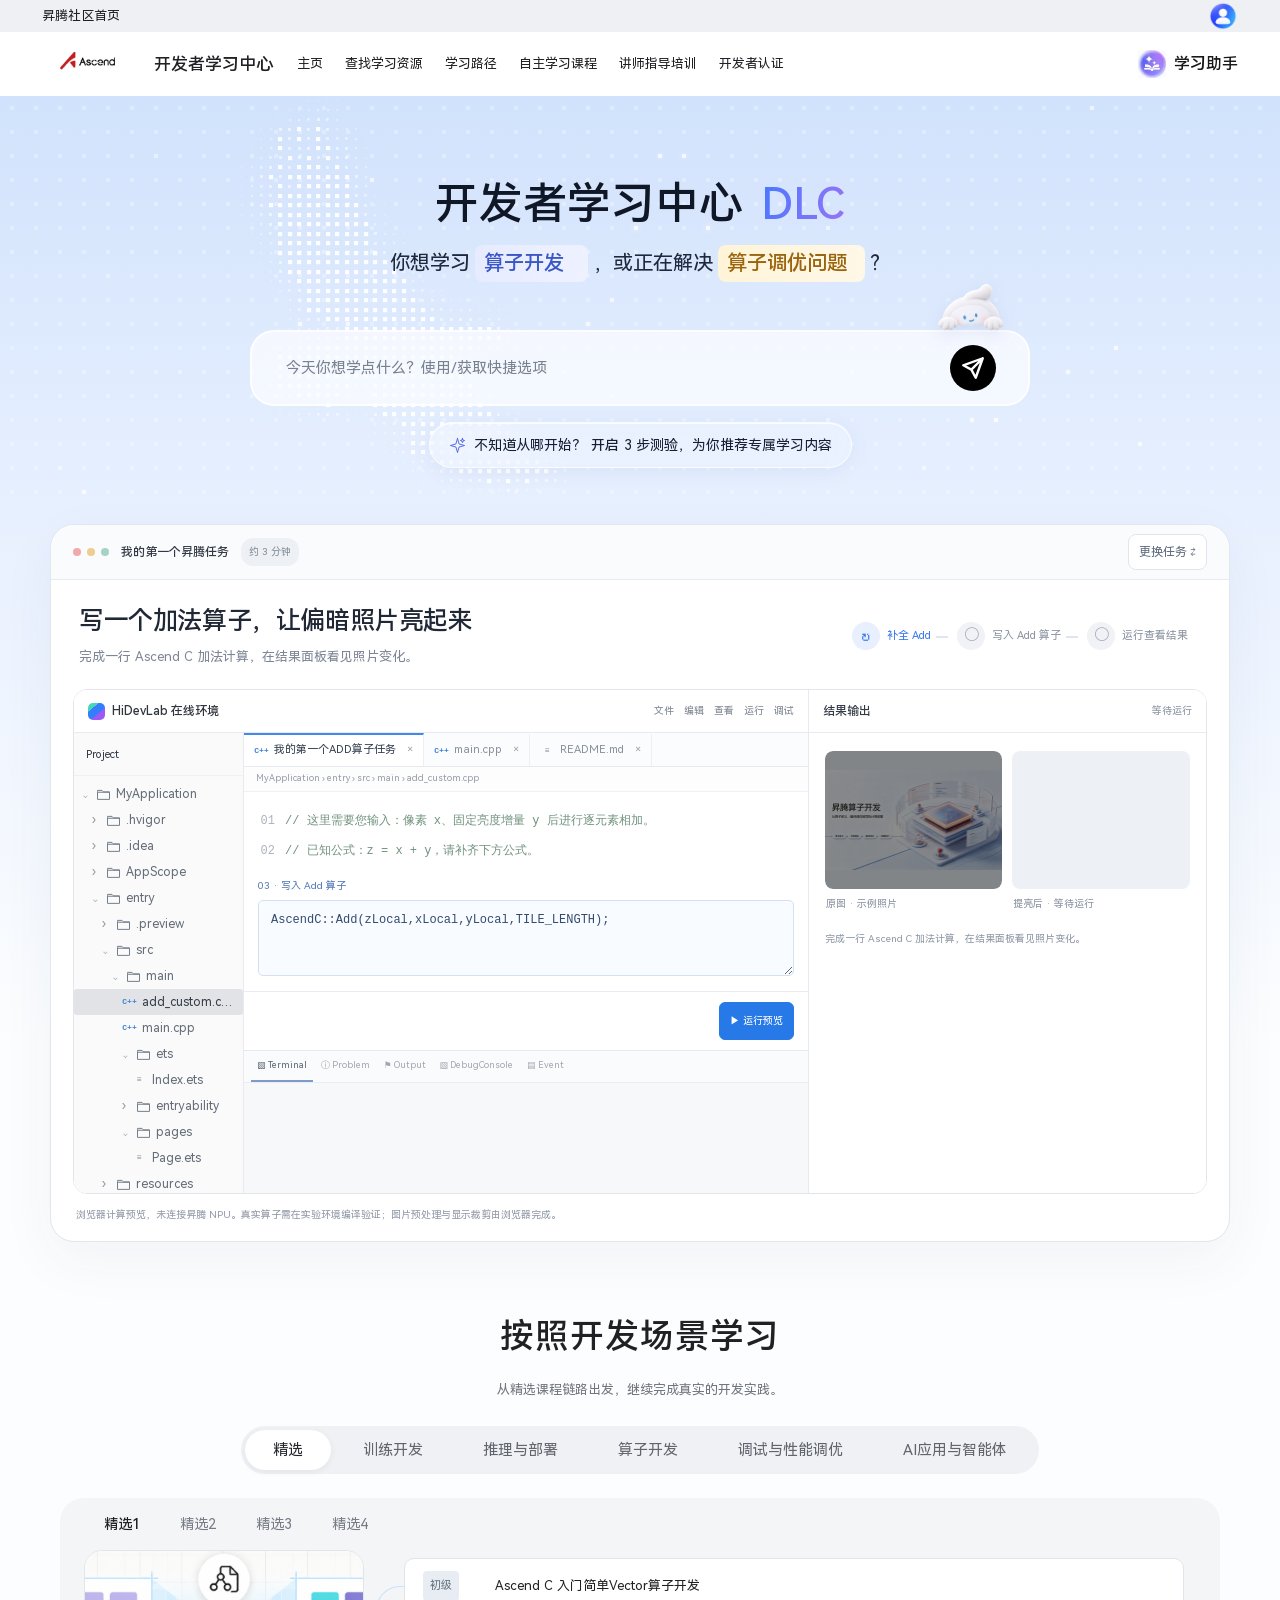
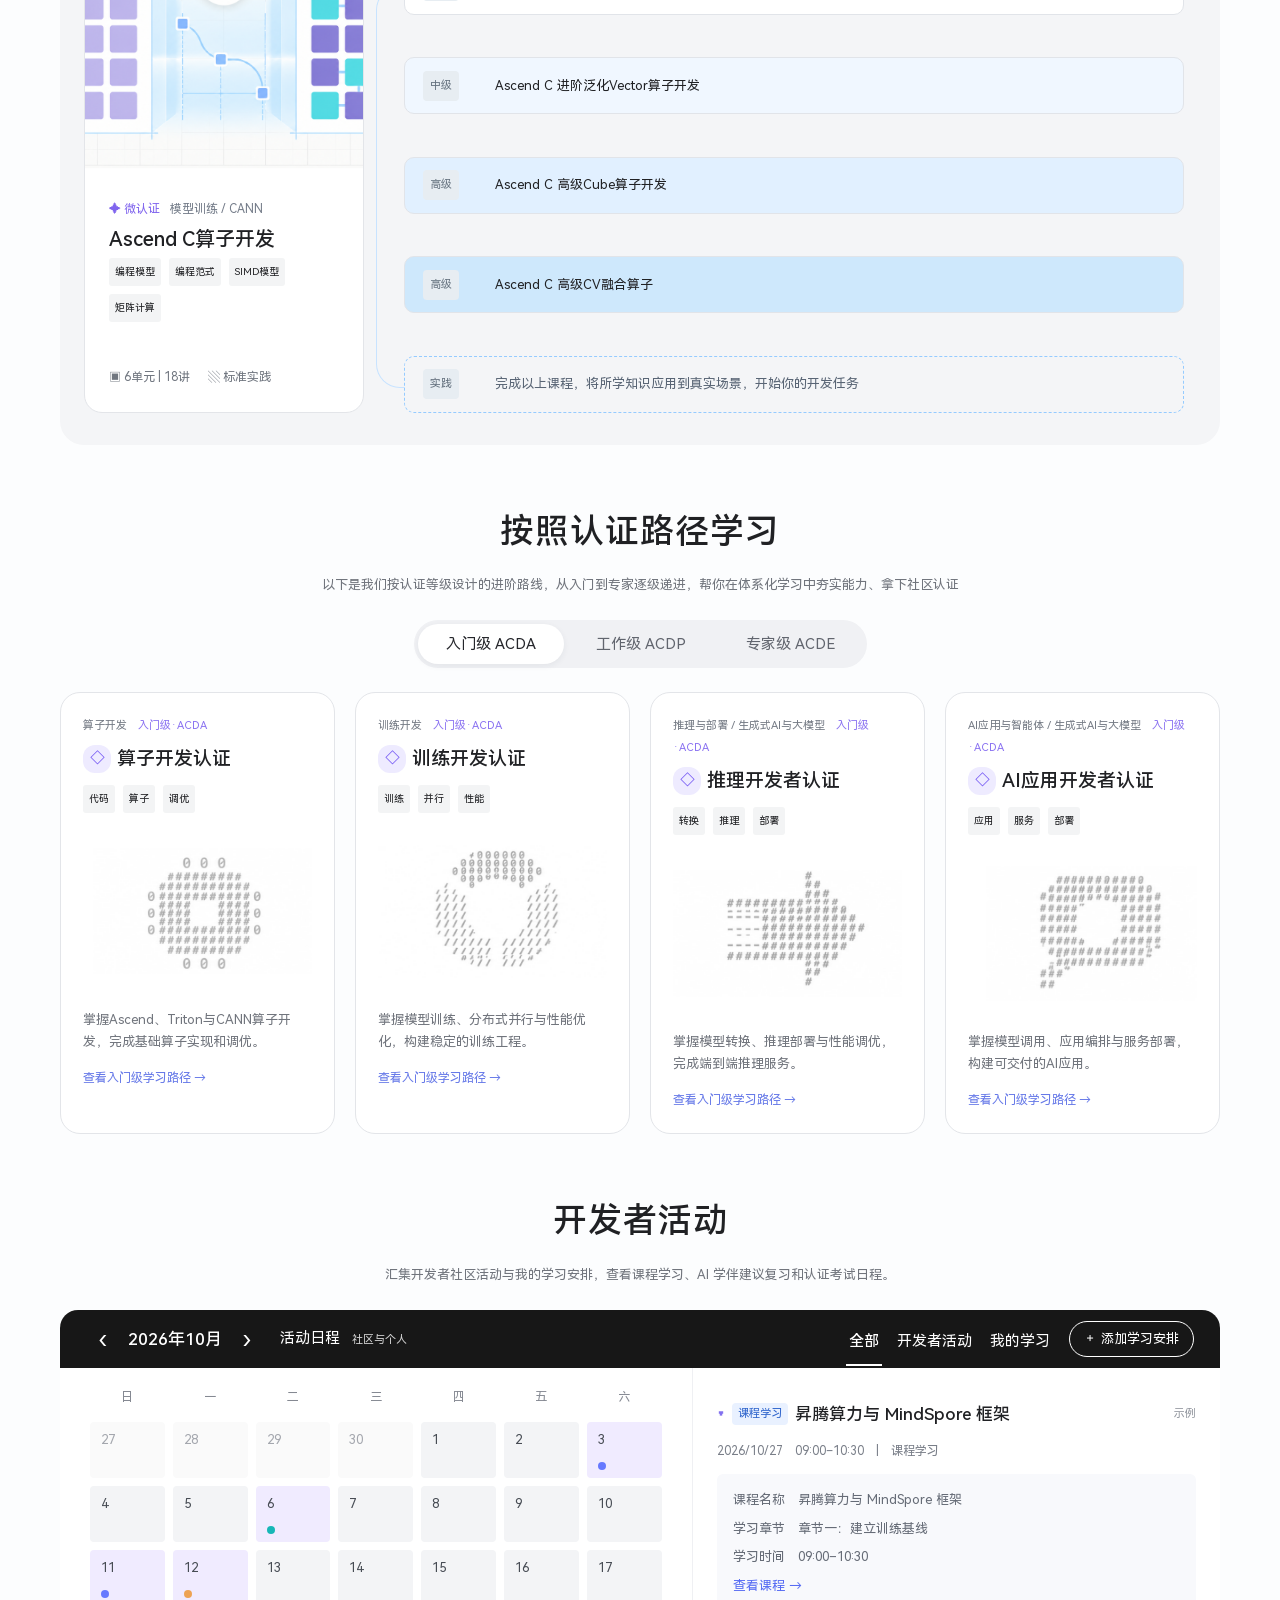
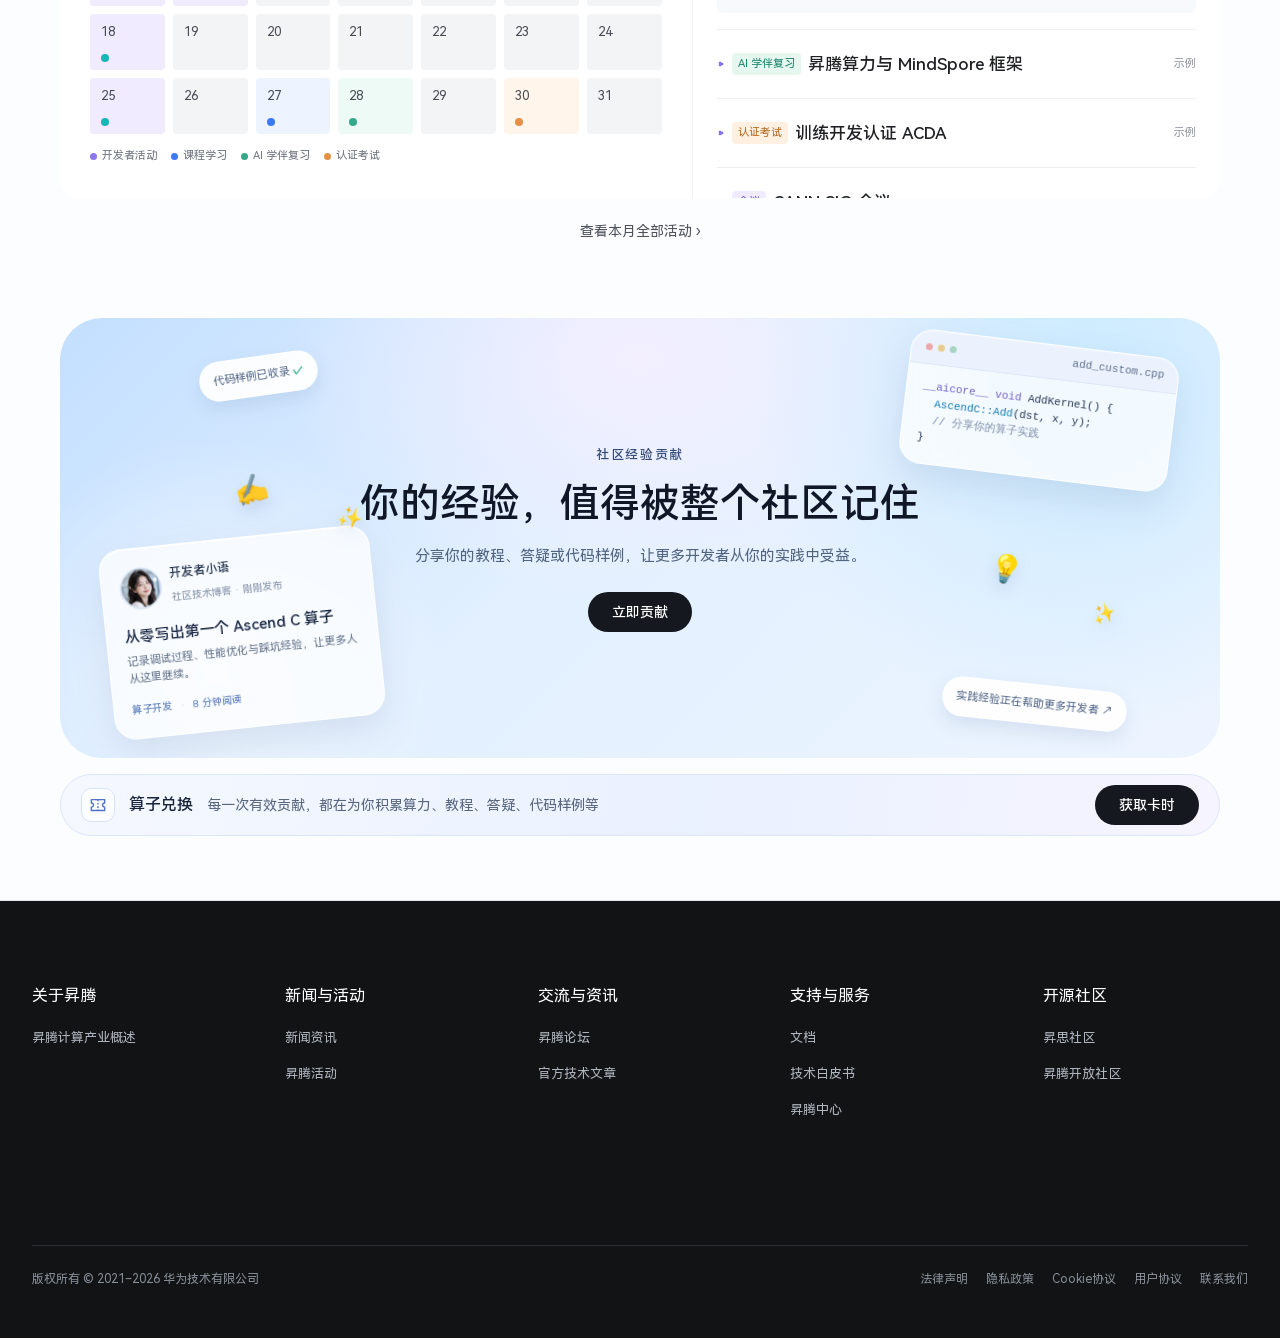
<file: explorations/scenario-1/index.html>
<!doctype html>
<html lang="zh-CN">
<head>
  <base href="../../">
  <meta charset="utf-8">
  <meta name="viewport" content="width=device-width, initial-scale=1">
  <meta name="theme-color" content="#ffffff">
  <title>探索场景1 · 开发者学习中心 DLC · 昇腾</title>
  <meta name="description" content="从真实开发场景出发，探索昇腾课程、开发者认证、技术活动与社区经验。">
  <style>
    @font-face{font-family:"HarmonyOS Sans SC";src:url("assets/fonts/HarmonyOS_Sans_SC_Regular.woff2") format("woff2");font-weight:400;font-display:swap}
    @font-face{font-family:"HarmonyOS Sans SC";src:url("assets/fonts/HarmonyOS_Sans_SC_Medium.woff2") format("woff2");font-weight:600;font-display:swap}
    @font-face{font-family:"HarmonyOS Sans SC";src:url("assets/fonts/HarmonyOS_Sans_SC_Bold.woff2") format("woff2");font-weight:700;font-display:swap}
    :root{--red:#c7000b;--red-bright:#db0000;--blue:#2e53fa;--ink:#101828;--body:rgba(0,0,0,.6);--muted:#99a1af;--line:#e5e7eb;--subtle:#f5f6fa;--surface:#fff;--shadow:0 1px 3px rgba(0,0,0,.1);--font:"HarmonyOS Sans SC","HarmonyOS Sans","PingFang SC","Microsoft YaHei",system-ui,sans-serif}
    *{box-sizing:border-box}[hidden]{display:none!important}html{scroll-behavior:smooth}body{margin:0;background:var(--surface);color:var(--ink);font-family:var(--font);line-height:1.5}button,input{font:inherit}button{cursor:pointer}a{color:inherit;text-decoration:none}.wrap{width:min(1488px,calc(100% - 64px));margin:auto}
    .site-nav{height:64px;border-bottom:1px solid var(--line);background:#fff;position:relative;z-index:5}.nav-inner{height:100%;display:flex;align-items:center;gap:40px}.brand{display:flex;align-items:center;gap:10px;font-size:18px;font-weight:700;white-space:nowrap}.brand img{display:block;width:111px;height:40px;object-fit:contain}.nav-links{height:100%;display:flex;align-items:center;gap:32px;margin-left:20px;flex:1;overflow:auto;scrollbar-width:none}.nav-links::-webkit-scrollbar{display:none}.nav-links a{height:100%;display:flex;align-items:flex-end;padding-bottom:20px;font-size:16px;white-space:nowrap;color:#000;position:relative}.nav-links a.active{color:var(--red);font-weight:600}.nav-links a.active:after{content:"";height:2px;background:var(--red);position:absolute;inset:auto 0 0}.nav-actions{display:flex;align-items:center;gap:20px}.avatar{width:34px;height:34px;border-radius:50%;background:#eff0f4;color:#697282;display:grid;place-items:center;font-size:14px}.ai-launch{border:0;background:transparent;display:flex;gap:8px;align-items:center;color:var(--ink);font-weight:600;white-space:nowrap;padding:0}.ai-orb{width:36px;height:36px;display:grid;place-items:center;border-radius:50%;background:var(--ink);color:white;position:relative;font-size:19px}.ai-orb:after{content:"";position:absolute;right:-1px;top:-1px;width:9px;height:9px;background:var(--red);border:2px solid white;border-radius:50%}
    .hero{overflow:hidden;background:radial-gradient(circle at 79% 41%,rgba(219,0,0,.12),transparent 23%),radial-gradient(circle at 16% 74%,rgba(167,139,250,.12),transparent 27%),linear-gradient(180deg,#fff 0%,#f9fafc 100%);border-bottom:1px solid var(--line)}.hero-inner{position:relative;min-height:620px;padding:98px 0 72px;display:flex;align-items:center;justify-content:center;text-align:center}.hero-inner:before,.hero-inner:after{content:"";position:absolute;border:1px solid rgba(199,0,11,.12);border-radius:36px;transform:rotate(25deg);pointer-events:none}.hero-inner:before{width:230px;height:230px;left:0;top:120px;background:linear-gradient(135deg,rgba(255,255,255,.75),rgba(219,0,0,.025));box-shadow:16px 25px 50px rgba(199,0,11,.05)}.hero-inner:after{width:158px;height:158px;right:4%;bottom:78px;transform:rotate(-20deg);background:linear-gradient(135deg,rgba(255,255,255,.75),rgba(167,139,250,.07))}.hero-content{position:relative;z-index:1;width:min(860px,100%)}.eyebrow{display:inline-flex;align-items:center;gap:8px;padding:6px 12px;border-radius:99px;background:#fff;border:1px solid #f3cdd0;color:var(--red);font-size:14px;font-weight:600}.eyebrow:before{content:"";width:6px;height:6px;background:var(--red);border-radius:50%}.hero h1{font-size:clamp(40px,5vw,50px);line-height:50px;letter-spacing:normal;margin:24px 0 14px;font-weight:600}.hero h1 span{color:var(--red)}.hero-lead{font-size:18px;color:var(--body);margin:0 auto 36px;max-width:670px}.search-box{text-align:left;background:#fff;border:1px solid var(--line);border-radius:24px;padding:12px;box-shadow:0 16px 50px rgba(16,24,40,.09)}.tabs{display:flex;gap:4px}.tabs button{border:0;background:transparent;color:var(--body);padding:12px 20px;border-radius:12px;font-size:16px;font-weight:600}.tabs button[aria-selected="true"]{background:var(--ink);color:#fff}.tabs button:first-child[aria-selected="true"]{font-size:18px}.search-row{display:flex;align-items:center;gap:12px;padding:16px 9px 4px}.search-icon{color:var(--muted);font-size:21px}.search-row input{border:0;outline:0;min-width:0;flex:1;font-size:16px;color:var(--ink)}.search-row input::placeholder{color:#99a1af}.submit{border:0;border-radius:12px;background:var(--red);color:white;font-weight:600;padding:12px 22px;white-space:nowrap}.submit:hover{background:#a9000a}.capabilities{display:none;gap:8px;flex-wrap:wrap;padding:14px 9px 5px}.capabilities.show{display:flex}.capabilities button{border:1px solid #ded5f4;background:#f7f4ff;color:#6b4fb5;border-radius:99px;padding:6px 12px;font-size:14px}.capabilities button.active{background:#6b4fb5;color:white}.suggestions{display:flex;justify-content:center;align-items:center;gap:8px;flex-wrap:wrap;margin-top:18px;font-size:14px;color:var(--body)}.suggestions button{border:1px solid var(--line);background:white;border-radius:99px;padding:7px 14px;color:var(--ink)}.suggestions button:hover{border-color:var(--red);color:var(--red)}.search-feedback{font-size:14px;color:var(--red);min-height:24px;margin-top:10px}
    .section{padding:84px 0}.section-alt{background:var(--subtle)}.section-top{display:flex;align-items:end;justify-content:space-between;gap:24px;margin-bottom:32px}.section-kicker{font-size:14px;font-weight:700;letter-spacing:.08em;color:var(--red);margin:0 0 10px}.section h2{font-size:40px;line-height:50px;letter-spacing:normal;margin:0 0 10px;font-weight:600}.section-desc{color:var(--body);font-size:16px;margin:0}.text-link{color:var(--blue);font-weight:400}.text-link:hover{text-decoration:underline}.filters{display:flex;align-items:center;gap:10px;flex-wrap:wrap;margin-bottom:28px}.filter{border:1px solid var(--line);border-radius:99px;padding:9px 18px;background:#fff;color:var(--body)}.filter.active{background:var(--ink);color:white;border-color:var(--ink)}.filter-select{margin-left:auto;border:1px solid var(--line);border-radius:99px;padding:9px 14px;background:#fff;color:var(--body)}.course-grid{display:grid;grid-template-columns:repeat(3,minmax(0,1fr));gap:24px}.course-card{display:flex;flex-direction:column;border:1px solid var(--line);background:white;border-radius:16px;overflow:hidden;box-shadow:var(--shadow);transition:transform .2s,box-shadow .2s}.course-card:hover{transform:translateY(-4px);box-shadow:0 12px 30px rgba(16,24,40,.1)}.course-art{height:176px;position:relative;overflow:hidden;background:linear-gradient(135deg,#202b48,#70374e);color:#fff;padding:20px}.course-art:before,.course-art:after{content:"";position:absolute;border:1px solid rgba(255,255,255,.23);border-radius:24px;transform:rotate(-21deg);box-shadow:inset 0 0 25px rgba(255,255,255,.14),0 9px 25px rgba(0,0,0,.12)}.course-art:before{width:130px;height:130px;right:10%;top:12%}.course-art:after{width:90px;height:90px;right:25%;bottom:-38px}.course-art.tone-2{background:linear-gradient(135deg,#3b2b6a,#80527f)}.course-art.tone-3{background:linear-gradient(135deg,#183f50,#317b83)}.course-art.tone-4{background:linear-gradient(135deg,#5b2840,#ae6270)}.course-art.tone-5{background:linear-gradient(135deg,#303a5f,#5f74a4)}.course-art.tone-6{background:linear-gradient(135deg,#425126,#8d9a56)}.course-art .symbol{position:absolute;right:20px;bottom:0;font-size:95px;line-height:1;opacity:.19;font-weight:900}.course-badge{position:relative;z-index:1;display:inline-block;background:rgba(255,255,255,.89);color:var(--ink);border-radius:4px;padding:4px 8px;font-size:12px;font-weight:600}.course-type{position:absolute;left:20px;bottom:20px;font-size:14px;opacity:.85}.course-body{padding:24px;display:flex;flex-direction:column;flex:1}.course-body h3{font-size:20px;line-height:1.4;margin:0 0 8px}.course-body p{font-size:14px;line-height:22px;color:var(--body);margin:0 0 18px;flex:1}.course-meta{display:flex;gap:16px;flex-wrap:wrap;border-top:1px solid var(--line);padding-top:14px;color:var(--body);font-size:14px}.course-meta strong{color:var(--ink)}.course-empty{display:none;grid-column:1/-1;border:1px dashed var(--line);border-radius:16px;text-align:center;padding:38px;color:var(--body)}.longtail{grid-column:1/-1;border:1px dashed #f3cdd0;border-radius:16px;background:linear-gradient(90deg,#fff,#fff8f8);padding:28px 32px;display:flex;align-items:center;justify-content:space-between;gap:24px}.longtail h3{font-size:20px;margin:0 0 6px}.longtail p{font-size:14px;color:var(--body);margin:0}.state{display:inline-block;vertical-align:middle;font-size:12px;color:#6b4fb5;background:#f0ecfa;border:1px solid #d9cdf0;padding:3px 8px;border-radius:4px;margin-left:8px}.longtail button{border:1px solid var(--red);color:var(--red);background:white;padding:11px 18px;border-radius:12px;font-weight:600;white-space:nowrap}.longtail button:hover{background:#fceeef}
    .community-grid{display:grid;grid-template-columns:1fr 1fr;gap:28px}.community-card{border:1px solid var(--line);border-radius:16px;padding:30px;background:#fff;box-shadow:var(--shadow)}.community-head{display:flex;justify-content:space-between;align-items:center;margin-bottom:20px}.community-head h3{font-size:22px;margin:0}.community-item{display:block;padding:18px 0;border-top:1px solid var(--line)}.community-item strong{display:block;font-size:16px;margin-bottom:4px}.community-item span{font-size:14px;color:var(--body)}.community-item:hover strong{color:var(--red)}.knowledge{margin-top:24px;border:1px dashed var(--line);border-radius:12px;padding:16px 22px;display:flex;align-items:center;justify-content:space-between;color:var(--body);font-size:14px}.knowledge b{font-weight:400;color:var(--muted);background:var(--subtle);border-radius:99px;padding:5px 10px}
    .panel-backdrop{position:fixed;inset:0;background:rgba(16,24,40,.2);z-index:10;display:none}.panel-backdrop.show{display:block}.ai-panel{position:fixed;z-index:11;top:0;right:0;width:min(430px,100vw);height:100dvh;background:#fff;box-shadow:-15px 0 45px rgba(16,24,40,.13);transform:translateX(105%);transition:transform .25s;overflow:auto;padding:28px}.ai-panel.open{transform:translateX(0)}.panel-top{display:flex;align-items:center;justify-content:space-between}.panel-top h2{font-size:24px;margin:0}.close-panel{border:0;background:var(--subtle);border-radius:10px;width:36px;height:36px;font-size:24px}.panel-card{border:1px solid var(--line);border-radius:16px;padding:20px;margin-top:20px}.panel-card h3{font-size:18px;margin:0 0 10px}.panel-card p{font-size:14px;color:var(--body);margin:0}.panel-card .pill{display:inline-block;background:#fceeef;color:var(--red);border-radius:99px;padding:4px 10px;font-size:12px;margin-bottom:12px}.panel-progress{height:7px;background:var(--subtle);border-radius:99px;overflow:hidden;margin:14px 0}.panel-progress span{display:block;height:100%;width:42%;background:var(--red)}.panel-list{display:grid;gap:9px}.panel-list div{display:flex;justify-content:space-between;font-size:14px;padding:7px 0;border-bottom:1px solid var(--line)}.panel-list div:last-child{border-bottom:0}.panel-list span{color:var(--body)}
    footer{border-top:1px solid var(--line);padding:28px 0;color:var(--muted);font-size:14px}.footer-inner{display:flex;justify-content:space-between;gap:20px;flex-wrap:wrap}
    @media(max-width:1100px){.nav-links{gap:20px;margin-left:0}.nav-inner{gap:22px}.course-grid{grid-template-columns:repeat(2,minmax(0,1fr))}.hero-inner:before{left:-100px}.hero-inner:after{right:-40px}}
    @media(max-width:700px){.wrap{width:min(100% - 32px,1488px)}.site-nav{height:60px}.brand{font-size:16px}.brand img{width:97px;height:35px}.nav-links{display:none}.nav-actions{margin-left:auto}.ai-launch>span:last-child{display:none}.avatar{display:none}.hero-inner{min-height:auto;padding:72px 0 58px}.hero-inner:before,.hero-inner:after{display:none}.hero h1{font-size:40px;line-height:1.25}.hero-lead{font-size:16px}.search-box{border-radius:18px}.tabs button{padding:10px 13px}.search-row{gap:7px;flex-wrap:wrap}.search-row input{flex-basis:calc(100% - 40px);font-size:14px}.submit{margin-left:auto}.section{padding:60px 0}.section h2{font-size:30px;line-height:1.33}.section-top{align-items:start;flex-direction:column}.filter-select{margin-left:0}.course-grid,.community-grid{grid-template-columns:1fr}.course-art{height:150px}.longtail{padding:22px;align-items:start;flex-direction:column}.community-card{padding:22px}.knowledge{align-items:start;gap:12px;flex-direction:column}}
    @media(prefers-reduced-motion:reduce){html{scroll-behavior:auto}.course-card,.ai-panel{transition:none}}
    .flow-question-block{margin-top:42px;padding-top:22px;border-top:1px solid #edf0f6;scroll-margin-top:94px}.flow-question-block:first-of-type{margin-top:24px}.flow-question-block .flow-actions{margin-bottom:4px}
    .course-flow[hidden]{display:none}.course-flow{position:fixed;inset:0;z-index:200;overflow-y:auto;background:#fcfcfe;color:var(--ink);font-family:var(--font)}.flow-header{height:72px;position:sticky;top:0;z-index:2;display:flex;align-items:center;justify-content:space-between;padding:0 max(32px,calc((100vw - 1180px)/2));background:rgba(252,252,254,.94);border-bottom:1px solid #edf0f6;backdrop-filter:blur(12px)}.flow-brand{display:flex;align-items:center;gap:10px;font-weight:600}.flow-brand img{width:76px;height:32px;object-fit:contain}.flow-close{border:1px solid var(--line);background:white;border-radius:999px;padding:9px 17px;color:var(--ink)}.flow-close:hover,.flow-close:focus-visible{border-color:var(--blue);color:var(--blue)}.flow-main{width:min(1040px,calc(100% - 48px));margin:0 auto;padding:46px 0 112px}.flow-goal{width:fit-content;max-width:100%;margin:0 auto 42px;padding:12px 22px;background:#f2f3f6;border-radius:999px;font-size:16px;text-align:center;overflow-wrap:anywhere}.flow-intro{margin:0 0 24px}.flow-intro h2{font-size:28px;line-height:1.3;font-weight:600;margin:0 0 8px}.flow-intro p{color:#697586;margin:0}.flow-progress{display:flex;align-items:center;gap:14px;margin:26px 0 30px;font-size:14px;color:#77849a}.flow-progress strong{color:#244b9b}.flow-track{height:5px;background:#e9eef8;border-radius:99px;overflow:hidden;flex:1}.flow-track span{display:block;height:100%;background:var(--blue);border-radius:99px;transition:width .2s}.flow-question-head{display:flex;align-items:start;gap:12px;margin-bottom:18px}.flow-number{border:1px solid #dbe3f3;border-radius:7px;padding:3px 8px;font-size:13px;color:#6c7b94;background:#f8faff}.flow-question-head h3{font-size:22px;font-weight:600;line-height:1.4;margin:0;flex:1}.flow-type{font-size:13px;color:#73819b;border:1px solid var(--line);border-radius:7px;padding:4px 8px;white-space:nowrap}.flow-options{display:grid;grid-template-columns:repeat(3,minmax(0,1fr));gap:16px}.flow-option{min-height:148px;padding:22px 20px;text-align:center;display:flex;flex-direction:column;justify-content:center;gap:8px;border:1px solid #e1e6ef;border-radius:18px;background:#fff;box-shadow:0 2px 4px rgba(16,24,40,.04);color:var(--ink);transition:border-color .15s,background .15s,box-shadow .15s}.flow-option:hover,.flow-option:focus-visible{border-color:var(--blue);box-shadow:0 4px 16px rgba(46,83,250,.1);outline:none}.flow-option[aria-checked="true"]{border-color:var(--blue);background:#f3f6ff;box-shadow:0 0 0 1px rgba(46,83,250,.15);color:#2143b0}.flow-option strong{font-size:17px;font-weight:600}.flow-option span{font-size:14px;line-height:1.55;color:#697586}.flow-option[aria-checked="true"] span{color:#4763a8}.flow-option.custom{border-style:dashed;color:#5f718e}.flow-option.custom[aria-checked="true"]{border-style:solid}.flow-custom{display:block;width:100%;margin-top:18px;padding:15px 18px;border:1px solid #c8d5fb;border-radius:12px;background:#fff;resize:vertical;min-height:80px;outline-color:var(--blue)}.flow-actions{display:flex;justify-content:space-between;align-items:center;gap:16px;margin-top:30px;position:sticky;bottom:0;padding:14px 0;background:#fcfcfe;z-index:1}.flow-actions .flow-skip{border:0;background:transparent;color:#7b8799;padding:10px}.flow-actions .flow-skip:hover{color:var(--blue)}.flow-actions .flow-primary,.flow-result-actions button{border:1px solid var(--blue);border-radius:12px;background:var(--blue);color:white;padding:11px 24px;font-weight:600}.flow-actions .flow-primary:disabled{border-color:#e0e5ee;background:#f7f9fc;color:#98a4b8;cursor:not-allowed}.flow-actions .flow-back{border:1px solid var(--line);border-radius:12px;background:#fff;padding:10px 18px;color:#576477}.flow-note{font-size:13px;color:#8a96a8;margin-top:30px}.flow-result{max-width:800px;margin:0 auto}.flow-result h2{font-size:30px;font-weight:600;line-height:1.3;margin:0 0 12px}.flow-result-lead{font-size:16px;line-height:1.7;color:#576477}.flow-summary{border:1px solid #dce5ff;border-radius:16px;background:#f6f8ff;padding:22px;margin:28px 0}.flow-summary p{margin:8px 0 0;line-height:1.7;color:#496190}.flow-steps{display:grid;gap:14px;margin:22px 0 28px}.flow-step{border:1px solid var(--line);border-radius:15px;background:#fff;padding:20px}.flow-step strong{display:block;margin-bottom:7px}.flow-step p{margin:0;color:#687586;line-height:1.6}.flow-result-actions{display:flex;gap:12px;flex-wrap:wrap}.flow-result-actions button.secondary{background:white;color:var(--blue)}@media(max-width:700px){.flow-header{height:60px;padding:0 16px}.flow-brand span{font-size:14px}.flow-main{width:calc(100% - 32px);padding:28px 0 80px}.flow-goal{margin-bottom:28px}.flow-intro h2{font-size:24px}.flow-question-head h3{font-size:19px}.flow-options{grid-template-columns:1fr;gap:10px}.flow-option{min-height:104px;padding:16px}.flow-actions{flex-wrap:wrap}.flow-note{margin-top:20px}}
  </style>
  <link rel="stylesheet" href="assets/css/course-outline.css?v=outline-toolbar-1">
  <link rel="stylesheet" href="assets/css/course-conversation.css?v=ai-dialog-rhythm-2">
  <link rel="stylesheet" href="assets/css/home-figma.css?v=knowledge-map-entry-4">
  <link rel="stylesheet" href="assets/css/knowledge-experience.css?v=1">
  <link rel="stylesheet" href="assets/css/home-october.css?v=fan-motion-2">
  <link rel="stylesheet" href="assets/css/home-quiz-prompt.css?v=2">
  <link rel="stylesheet" href="assets/css/home-hero-typewriter.css?v=1">
  <link rel="stylesheet" href="assets/css/home-search-results.css?v=2">
  <link rel="stylesheet" href="assets/css/community-contribution-photo.css?v=3">
  <link rel="stylesheet" href="assets/css/community-contribution-floor.css?v=4">
  <link rel="stylesheet" href="assets/css/home-kunpeng-agent.css?v=4">
  <link rel="stylesheet" href="assets/css/home-fan-gentle.css?v=2">
  <link rel="stylesheet" href="assets/css/home-learning-assistant.css?v=agent-home-1">
  <link rel="stylesheet" href="assets/css/home-starter-ide.css?v=6">
<link rel="icon" href="assets/images/figma-home/certification.svg" type="image/svg+xml">
</head>
<body>
  <a class="skip-link" href="#scenes">跳至学习内容</a>
  <header class="site-nav october-nav">
    <div class="utility-bar"><a href="index.html">昇腾社区首页</a><div class="utility-user"><a class="user-avatar-link" href="prototypes/lowfi/personal-center-knowledge-assets.html" aria-label="个人中心"><img src="assets/images/figma-home/user-avatar.png" alt=""></a></div></div>
    <div class="october-nav-main"><a class="brand-logo" href="index.html"><img src="assets/images/figma-home/nav-logo.png" alt="Ascend"></a><a class="brand-title" href="index.html">开发者学习中心</a><nav aria-label="主导航"><a href="#top" aria-current="page">主页</a><a href="https://www.hiascend.com/developer/edu/find-resource">查找学习资源</a><a href="https://www.hiascend.com/edu/growth">学习路径</a><a href="https://www.hiascend.com/edu/courses">自主学习课程</a><a href="#events">讲师指导培训</a><a href="#certifications">开发者认证</a></nav><button type="button" class="home-assistant-trigger" id="homeAssistantTrigger" aria-controls="homeAssistantWindow" aria-expanded="false"><span class="ha-source ha-logo" aria-hidden="true"></span>学习助手</button></div>
  </header>

  <main class="dlc-main" id="top">
    <section class="dlc-hero" aria-labelledby="heroTitle">
      <div class="dlc-hero-inner">
        <h1 class="dlc-title" id="heroTitle">开发者学习中心<span>DLC</span></h1>
        <p class="dlc-rotating-question" aria-label="你想学习算子开发，或正在解决算子调优问题？"><span>你想学习</span><span class="dlc-topic dlc-topic-learning" data-topic-learning>算子开发</span><span>，或正在解决</span><span class="dlc-topic dlc-topic-problem" data-topic-problem>算子调优问题</span><span>？</span></p>
        <div class="dlc-search-shell">
          <span class="kunpeng-search-agent" aria-hidden="true"><img class="kunpeng-agent-peek" src="assets/images/october-home/kunpeng-agent-peek.png" alt=""><img class="kunpeng-agent-wave" src="assets/images/october-home/kunpeng-agent-wave.png" alt=""></span>
          <form class="dlc-search" id="heroForm">
            <span class="dlc-selected-prompt" id="selectedPrompt" hidden><span class="selected-prompt-mark" aria-hidden="true"></span><span id="selectedPromptText"></span><button id="clearShortcut" type="button" aria-label="清除快捷选项">×</button></span>
            <input id="heroInput" type="text" autocomplete="off" aria-label="输入学习目标" placeholder="今天你想学点什么？使用/获取快捷选项">
            <span class="dlc-input-actions" id="inputActions" aria-hidden="true"><kbd>Tab</kbd>切换 <kbd>Enter</kbd>开始搜索</span>
            <kbd class="dlc-shortcut-key">/</kbd>
            <button class="dlc-submit" type="submit" aria-label="提交学习目标"><svg viewBox="0 0 24 24" aria-hidden="true" focusable="false"><path d="M21 3 10.5 13.5M21 3 14.5 21l-4-7.5L3 9.5 21 3Z"/></svg></button>
            <div class="dlc-quick-menu" id="quickMenu" role="listbox" aria-label="学习快捷选项" hidden>
              <button type="button" role="option" data-label="新手入门" data-prompt="我刚接触昇腾，希望从基础开始学习"><span class="quick-menu-mark" aria-hidden="true"></span><span><b>新手入门</b><small>从环境搭建开始，完成首个昇腾开发任务。</small></span></button>
              <button type="button" role="option" data-label="算子开发" data-prompt="我想学习 Ascend C 算子开发"><span class="quick-menu-mark" aria-hidden="true"></span><span><b>算子开发</b><small>开发、调试和优化昇腾自定义算子。</small></span></button>
              <button type="button" role="option" data-label="训练开发" data-prompt="我想学习模型训练并完成一次分布式训练"><span class="quick-menu-mark" aria-hidden="true"></span><span><b>训练开发</b><small>完成模型训练、分布式训练和性能优化。</small></span></button>
              <button type="button" role="option" data-label="推理开发" data-prompt="我想把模型部署到昇腾并完成推理服务验证"><span class="quick-menu-mark" aria-hidden="true"></span><span><b>推理开发</b><small>学习模型转换、推理适配与部署的上线流程。</small></span></button>
              <button type="button" role="option" data-label="生成式AI应用开发与部署" data-prompt="我想开发一个 RAG 智能体应用，并部署到昇腾环境"><span class="quick-menu-mark" aria-hidden="true"></span><span><b>生成式AI应用开发与部署</b><small>学习大模型、RAG 和智能体应用开发与部署。</small></span></button>
            </div>
          </form>
          <p class="dlc-search-hint" id="searchFeedback" role="status" aria-live="polite"></p>
        </div>
        <p class="dlc-search-helper" id="quizHelper"><svg class="quiz-helper-spark" viewBox="0 0 24 24" fill="none" aria-hidden="true"><path d="m12 2 2.2 7.8L22 12l-7.8 2.2L12 22l-2.2-7.8L2 12l7.8-2.2L12 2Z"/><path d="m19 2 .7 2.3L22 5l-2.3.7L19 8l-.7-2.3L16 5l2.3-.7L19 2Z"/></svg><span class="quiz-helper-copy">不知道从哪开始？</span><button id="openQuiz" type="button">开启</button><span class="quiz-helper-copy">3 步测验，为你推荐专属学习内容</span></p>
      </div>
    </section>

    <section class="starter-floor" id="courseFirstFloor" aria-label="第一个算子开发任务与继续学习">
      <div class="starter-ide" id="starterIde" aria-labelledby="starterTitle">
        <div class="starter-window-bar"><span class="starter-window-dots" aria-hidden="true"><i></i><i></i><i></i></span><strong>我的第一个昇腾任务</strong><span class="starter-duration" id="starterDuration">约 3 分钟</span><button type="button" class="starter-change-task" id="starterChangeTask">更换任务 ⇄</button></div>
        <div class="starter-heading"><div><h2 id="starterTitle">写一个加法算子，让偏暗照片亮起来</h2><p id="starterDescription">完成一行 Ascend C 加法计算，看看它如何改变图像像素。</p></div>            <div class="starter-steps" aria-label="任务步骤"><button type="button" data-step="0" aria-current="step">补全 Add</button><button type="button" data-step="1">写入 Add 算子</button><button type="button" data-step="2">运行查看结果</button></div></div>
        <div class="starter-workbench">
          <div class="starter-editor"><header><b><span class="starter-ide-brand" aria-hidden="true"></span>HiDevLab 在线环境</b><span>文件　编辑　查看　运行　调试</span></header>

            <div class="starter-editor-body"><nav id="starterFiles" aria-label="Project 文件列表"></nav><div class="starter-code-pane"><div class="starter-code"><div class="starter-tabs" id="starterTabs"></div><div class="starter-breadcrumb" id="starterBreadcrumb">MyApplication / entry / src / main / add_custom.cpp</div><div class="starter-code-content"><p><em>01</em><code id="starterCodeBefore">// 输入像素 x 和亮度增量 y 已准备好</code></p><p><em>02</em><code id="starterCodeComment">// 逐元素相加：z = x + y</code></p><label id="starterCodeLabel" for="starterCode">03 · 补全 Add 计算</label><textarea id="starterCode" spellcheck="false" aria-label="补全当前任务的一行代码" placeholder="AscendC::Add(zLocal, xLocal, yLocal, TILE_LENGTH);"></textarea><p><em>04</em><code id="starterCodeAfter">// DataCopy 将 z 搬出，Host 读取结果</code></p><pre id="starterFilePreview" hidden></pre></div></div>
              <footer><button type="button" id="starterRun">▶ 运行预览</button></footer>
              <div class="starter-editor-terminal"><div class="starter-terminal-tabs" role="tablist" aria-label="开发输出"><button role="tab" aria-selected="true" type="button" data-terminal-tab="Terminal">▧ Terminal</button><button role="tab" aria-selected="false" type="button" data-terminal-tab="Problem">ⓘ Problem</button><button role="tab" aria-selected="false" type="button" data-terminal-tab="Output">⚑ Output</button><button role="tab" aria-selected="false" type="button" data-terminal-tab="DebugConsole">▧ DebugConsole</button><button role="tab" aria-selected="false" type="button" data-terminal-tab="Event">▤ Event</button></div><pre id="starterTerminal" role="status" aria-live="polite">等待运行。补全代码后，这里会显示校验结果。</pre></div></div></div>
          </div>
          <div class="starter-output"><header><b>结果输出</b><span id="starterOutputStatus">等待运行</span></header><div class="starter-result-body"><div class="starter-images"><figure><div class="starter-image-wrap"><img id="starterOriginal" src="assets/images/october-home/starter-operator-example.png" alt="昇腾算子开发示例图"><label class="starter-upload">更换一张自己的照片<input id="starterFile" type="file" accept="image/*"></label></div><figcaption id="starterOriginalCaption">原图 · 示例照片</figcaption></figure><figure id="starterCanvasFigure"><canvas id="starterBright" aria-label="任务结果预览"></canvas><figcaption id="starterCanvasCaption">提亮后 · 等待运行</figcaption></figure></div><div class="starter-task-controls" id="starterTaskControls"></div><div class="starter-preview-info" id="starterPreviewInfo" hidden></div><p class="starter-result-note" id="starterResultNote">选择示例照片或悬浮更换照片，在左侧补全代码并运行。</p><button type="button" id="starterFinish" hidden>完成任务，接着学习 →</button></div></div>
        </div>
        <p class="starter-disclosure" id="starterDisclosure">浏览器计算预览，未连接昇腾 NPU；真实算子需在实验环境编译并验证。图片预处理与显示裁剪由浏览器完成。</p>
      </div>
      <dialog id="starterTaskDialog" class="starter-task-dialog" aria-labelledby="starterTaskDialogTitle"><h2 id="starterTaskDialogTitle">选择一个起步任务</h2><p>从一次小实践开始，体验不同开发方向。</p><div id="starterTaskOptions"></div><button type="button" id="starterCloseTaskDialog">暂不更换</button></dialog>
      <div class="october-fan" id="homeContinueCards" aria-label="推荐与继续学习" hidden>
      <div class="fan-slot fan-slot-left">
        <a class="fan-pill" href="course-preview.html?course=operator" aria-label="查看课程">课程 <span aria-hidden="true">↗</span></a>
        <a class="fan-side fan-left" href="course-preview.html?course=operator"><small>模型训练 / CANN</small><h3>Ascend C算子开发</h3><div class="small-tags"><span>编程模型</span><span>编程范式</span><span>SIMD模型</span></div><img src="assets/images/october-home/operator-art.webp" alt=""></a>
      </div>
      <div class="fan-slot fan-slot-center">
        <a class="fan-pill" href="course-preview.html?course=training" aria-label="查看学习路径">路径 <span aria-hidden="true">↗</span></a>
        <a class="fan-center" href="course-preview.html?course=training"><small>上次学到</small><h3>昇腾算力与 MindSpore 框架</h3><img src="assets/images/october-home/continue-layers.svg" alt=""><span class="play-icon" aria-hidden="true"><svg viewBox="0 0 24 24" fill="none"><path d="m9 5 11 7-11 7V5Z" stroke="currentColor" stroke-width="1.8" stroke-linejoin="round"/></svg></span><div class="fan-progress-label">学习进度：27%</div><div class="fan-progress" role="progressbar" aria-label="课程学习进度" aria-valuenow="27" aria-valuemin="0" aria-valuemax="100"><span></span></div></a>
      </div>
      <div class="fan-slot fan-slot-right">
        <a class="fan-pill" href="#certifications" aria-label="查看认证">认证 <span aria-hidden="true">↗</span></a>
        <a class="fan-side fan-right" href="#certifications"><small><em>入门级 ACDA</em> 算子开发</small><h3>算子开发认证</h3><div class="small-tags"><span>代码</span><span>算子</span><span>调优</span></div><img src="assets/images/october-home/badge.webp" alt=""></a>
      </div>
      </div>
      <button type="button" id="starterReplay" class="starter-replay" hidden>重新体验第一个小任务</button>
    </section>

    <section class="dlc-section problem-first-floor" id="problemFirstFloor" aria-labelledby="problemFloorTitle" hidden>
      <div class="problem-floor-heading"><h2 id="problemFloorTitle">从真实问题开始</h2></div>
      <div class="problem-example-carousel" id="problemCarousel" aria-live="polite">
        <button type="button" class="problem-carousel-btn problem-carousel-prev" id="problemPrev" aria-label="查看上一个案例">‹</button>
        <div class="problem-example-track">
          <article class="problem-example-card" data-problem-slide>
            <div class="problem-example-top"><span class="problem-example-tag">真实任务反推</span><span class="problem-example-index">案例 01</span></div>
            <h3>把单卡模型改成双卡训练</h3>
            <p>从“完成双卡训练并验证吞吐提升”反推需要补齐的能力和实践步骤。</p>
            <div class="problem-example-flow"><span>目标任务</span><i>→</i><span>能力缺口</span><i>→</i><span>学习步骤</span><i>→</i><span>验收成果</span></div>
            <div class="problem-example-actions"><button type="button" class="problem-secondary" data-problem-preview="我想了解如何把单卡模型改成双卡训练">查看案例</button><button type="button" class="problem-primary" data-problem-submit="我想把自己的单卡训练任务改成双卡训练，并验证吞吐是否提升">换成我的任务</button></div>
          </article>
          <article class="problem-example-card" data-problem-slide hidden>
            <div class="problem-example-top"><span class="problem-example-tag">诊断补救</span><span class="problem-example-index">案例 02</span></div>
            <h3>HCCL 初始化失败，训练无法启动</h3>
            <p>根据错误码、运行环境和日志定位知识缺口，生成补充学习并返回原任务复验。</p>
            <div class="problem-example-flow"><span>错误现象</span><i>→</i><span>诊断依据</span><i>→</i><span>补充学习</span><i>→</i><span>重新验证</span></div>
            <div class="problem-example-actions"><button type="button" class="problem-secondary" data-problem-preview="我想查看 HCCL 初始化失败的诊断案例">查看案例</button><button type="button" class="problem-primary" data-problem-submit="我的 HCCL 初始化失败，训练无法启动，我想输入错误码和日志进行诊断">输入我的错误</button></div>
          </article>
        </div>
        <button type="button" class="problem-carousel-btn problem-carousel-next" id="problemNext" aria-label="查看下一个案例">›</button>
      </div>
      <p class="problem-floor-note">如果现有课程完整覆盖，AI 优先推荐课程；只有无法覆盖时才组合或生成新内容。</p>
    </section>

    <section class="october-section" id="scenes" aria-labelledby="scenesTitle">
      <h2 id="scenesTitle">按照开发场景学习</h2><p class="section-intro" id="scenarioIntro">从精选课程链路出发，继续完成真实的开发实践。</p>
      <div class="pill-tabs" id="scenarioTabs" role="tablist" aria-label="开发场景"><button role="tab" aria-selected="true" data-scene="0">精选</button><button role="tab" aria-selected="false" data-scene="1">训练开发</button><button role="tab" aria-selected="false" data-scene="2">推理与部署</button><button role="tab" aria-selected="false" data-scene="0">算子开发</button><button role="tab" aria-selected="false" data-scene="3">调试与性能调优</button><button role="tab" aria-selected="false" data-scene="4">AI应用与智能体</button></div>
      <div class="scenario-panel"><div class="scenario-subtabs" id="featuredTabs" role="tablist" aria-label="精选课程"><button role="tab" aria-selected="true" data-featured="0">精选1</button><button role="tab" aria-selected="false" data-featured="1">精选2</button><button role="tab" aria-selected="false" data-featured="2">精选3</button><button role="tab" aria-selected="false" data-featured="4">精选4</button></div><div class="scenario-body" id="scenarioContent" role="tabpanel" aria-live="polite"></div></div>
    </section>
    <section class="october-section" id="certifications" aria-labelledby="certTitle"><h2 id="certTitle">按照认证路径学习</h2><p class="section-intro">以下是我们按认证等级设计的进阶路线，从入门到专家逐级递进，帮你在体系化学习中夯实能力、拿下社区认证</p><div class="pill-tabs cert-tabs" role="tablist" aria-label="认证等级"><button role="tab" aria-selected="true" data-cert="ACDA">入门级 ACDA</button><button role="tab" aria-selected="false" data-cert="ACDP">工作级 ACDP</button><button role="tab" aria-selected="false" data-cert="ACDE">专家级 ACDE</button></div><div class="cert-grid" id="certGrid" role="tabpanel" aria-live="polite"></div></section>
    <section class="october-section" id="events" aria-labelledby="eventsTitle"><h2 id="eventsTitle">开发者活动</h2><p class="section-intro">汇集开发者社区活动与我的学习安排，查看课程学习、AI 学伴建议复习和认证考试日程。</p><div class="events-board"><div class="events-toolbar"><div class="month-controls"><button type="button" id="previousMonth" aria-label="上个月">‹</button><strong id="calendarMonth"></strong><button type="button" id="nextMonth" aria-label="下个月">›</button></div><span class="schedule-label">活动日程 <small>示例</small></span><div class="event-filters" aria-label="活动类型"><button aria-pressed="true" data-kind="全部">全部</button><button aria-pressed="false" data-kind="会议">会议</button><button aria-pressed="false" data-kind="活动">活动</button><button aria-pressed="false" data-kind="峰会">峰会</button></div></div><div class="events-body"><div class="calendar"><div class="weekdays" aria-hidden="true"><span>日</span><span>一</span><span>二</span><span>三</span><span>四</span><span>五</span><span>六</span></div><div class="calendar-grid" id="calendarGrid" aria-label="活动日期"></div></div><div class="event-list" id="eventList" aria-live="polite"></div></div></div><button class="all-events" id="showAllEvents" type="button">查看本月全部活动 <span aria-hidden="true">›</span></button></section>
    <section class="october-section community-section" id="growth" aria-labelledby="growthTitle">
      <div class="contribution-feature-card">
        <div class="contribution-examples" aria-hidden="true">
          <article class="contribution-example contribution-example-code">
            <div class="example-window-bar"><span></span><span></span><span></span><small>add_custom.cpp</small></div>
            <pre><code><span class="code-keyword">__aicore__ void</span> AddKernel() {
  <span class="code-type">AscendC::Add</span>(dst, x, y);
  <span class="code-comment">// 分享你的算子实践</span>
}</code></pre>
          </article>
          <article class="contribution-example contribution-example-blog">
            <div class="example-blog-author"><img src="assets/images/avatars/avatar-female.png" alt=""><span><strong>开发者小语</strong><small>社区技术博客 · 刚刚发布</small></span></div>
            <strong class="example-blog-title">从零写出第一个 Ascend C 算子</strong>
            <p>记录调试过程、性能优化与踩坑经验，让更多人从这里继续。</p>
            <span class="example-blog-meta">算子开发 <i>·</i> 8 分钟阅读</span>
          </article>
          <span class="contribution-example-chip contribution-example-chip-top">代码样例已收录 <b>✓</b></span>
          <span class="contribution-example-chip contribution-example-chip-bottom">实践经验正在帮助更多开发者 ↗</span>
          <span class="contribution-spark contribution-spark-blog-a">✍️</span>
          <span class="contribution-spark contribution-spark-blog-b">✨</span>
          <span class="contribution-spark contribution-spark-code-a">💡</span>
          <span class="contribution-spark contribution-spark-code-b">✨</span>
        </div>
        <p class="contribution-feature-kicker">社区经验贡献</p>
        <h2 id="growthTitle">你的经验，值得被整个社区记住</h2>
        <p class="contribution-feature-description">分享你的教程、答疑或代码样例，让更多开发者从你的实践中受益。</p>
        <a class="contribution-feature-action" href="prototypes/lowfi/developer-contribution-closed-loop.html">立即贡献</a>
      </div>
      <div class="contribution-redeem-banner">
        <span class="contribution-redeem-icon" aria-hidden="true"><svg viewBox="0 0 24 24" fill="none"><path d="M4 5.5h16v4a2.5 2.5 0 0 0 0 5v4H4v-4a2.5 2.5 0 0 0 0-5v-4Z" stroke="currentColor" stroke-width="1.7" stroke-linejoin="round"/><path d="M12 5.5v13" stroke="currentColor" stroke-width="1.7" stroke-dasharray="2 2"/></svg></span>
        <strong>算子兑换</strong>
        <span class="contribution-redeem-copy">每一次有效贡献，都在为你积累算力、教程、答疑、代码样例等</span>
        <a class="contribution-redeem-action" href="prototypes/lowfi/developer-contribution-closed-loop.html">获取卡时</a>
      </div>
    </section>
  </main>

  <footer class="dlc-footer">
    <div class="footer-content"><div class="footer-columns"><div><h3>关于昇腾</h3><a href="#">昇腾计算产业概述</a></div><div><h3>新闻与活动</h3><a href="#">新闻资讯</a><a href="#">昇腾活动</a></div><div><h3>交流与资讯</h3><a href="#">昇腾论坛</a><a href="#">官方技术文章</a></div><div><h3>支持与服务</h3><a href="#">文档</a><a href="#">技术白皮书</a><a href="#">昇腾中心</a></div><div><h3>开源社区</h3><a href="#">昇思社区</a><a href="#">昇腾开放社区</a></div></div><div class="footer-bottom"><span>版权所有 © 2021–2026 华为技术有限公司</span><div class="footer-links"><a href="#">法律声明</a><a href="#">隐私政策</a><a href="#">Cookie协议</a><a href="#">用户协议</a><a href="#">联系我们</a></div></div></div>
  </footer>

  <div id="panelBackdrop" hidden></div><aside id="aiPanel" hidden></aside>

  <section class="learning-quiz" id="learningQuiz" role="dialog" aria-modal="true" aria-labelledby="quizTitle" hidden>
    <div class="quiz-scrim" aria-hidden="true"></div>
    <div class="quiz-dialog" tabindex="-1">
      <header class="quiz-header"><button class="quiz-back-button" id="quizBack" type="button" aria-label="返回上一步">←</button><strong id="quizTitle">AI 测验</strong></header>
      <div id="quizStage"></div>
    </div>
  </section>

  <section class="course-flow conversation" id="courseFlow" role="dialog" aria-modal="true" aria-labelledby="flowHeading" hidden>
    <header class="flow-header"><div class="flow-brand"><img src="assets/images/logo.png" alt=""><span>学习方案探索</span></div><button class="flow-close" id="flowClose" type="button" aria-label="关闭并返回首页">返回首页 ×</button></header>
    <div class="flow-main"><div class="flow-goal" id="flowGoal"></div><div id="flowStage"></div><p class="flow-note">探索版交互示例：选择结果仅在当前页面使用，尚未接入 AI 生成或实时资料检索。</p></div>
  </section>

  <aside class="home-assistant-window" id="homeAssistantWindow" role="dialog" aria-modal="false" aria-labelledby="homeAssistantTitle" hidden>
    <header class="ha-header">
      <div class="ha-drag-handle" tabindex="0" role="group" aria-label="移动学习助手窗口" aria-describedby="homeAssistantMoveHint"><span class="ha-source ha-logo" aria-hidden="true"></span><h2 id="homeAssistantTitle">学习助手</h2><span class="ha-source ha-chevron" aria-hidden="true"></span></div>
      <div class="ha-agent-rail" id="homeAgentRail" aria-label="已选学习分身"></div><div class="ha-actions"><button type="button" data-ha-section="homeAssistantAbility" aria-label="查看我的能力"><span class="ha-source ha-person-icon" aria-hidden="true"></span></button><button type="button" data-ha-section="homeAssistantPlan" aria-label="查看学习计划"><span class="ha-source ha-list-icon" aria-hidden="true"></span></button><button type="button" data-ha-close aria-label="关闭学习助手"><span class="ha-source ha-close-icon" aria-hidden="true"></span></button></div>
    </header>
    <p class="ha-sr" id="homeAssistantMoveHint">拖动标题栏移动窗口，也可使用方向键移动，按 Home 恢复默认位置。</p>
    <div class="ha-content ha-agent-content"><iframe id="homeAgentFrame" title="学习助手：分身、学习计划与任务" src="prototypes/highfi/learning-agent-studio.html?embedded=1&v=overview-restored-20261116" class="ha-agent-frame"></iframe></div>
  </aside>

  <script src="assets/js/bird-motion.js?v=1"></script>
  <script src="assets/js/bird-background.js?v=1"></script>
  <script>
    window.ascendBirdBackground = PixelBirdBackground.mount({
      target: '.dlc-hero',
      duration: 20,
      color: '#ffffff',
      sizeScale: 1.3,
      startProgress: 0.14,
      zIndex: 0
    });
  </script>
  <script src="assets/js/home-october.js?v=starter-followup-2"></script>
  <script src="assets/js/home-starter-ide.js?v=6"></script>
  <script src="assets/js/home-hero-typewriter.js?v=1"></script>
  <script src="assets/js/home-figma.js?v=quiz-multiselect-avatar-1"></script>
  <script src="assets/js/home-search-results.js?v=2"></script>
  <script src="assets/js/course-outline.js?v=outline-toolbar-1"></script>
  <script src="assets/js/course-compose.js?v=lesson-types-2"></script>
  <script src="assets/js/course-flow.js?v=operator-certification-1"></script>
  <script src="assets/js/floating-assistant-window.js?v=1"></script>
  <script src="assets/js/home-learning-assistant.js?v=focus-fix-2"></script>
  <script src="assets/js/home-agent-integration.js?v=1"></script>
</body>
</html>
</file>
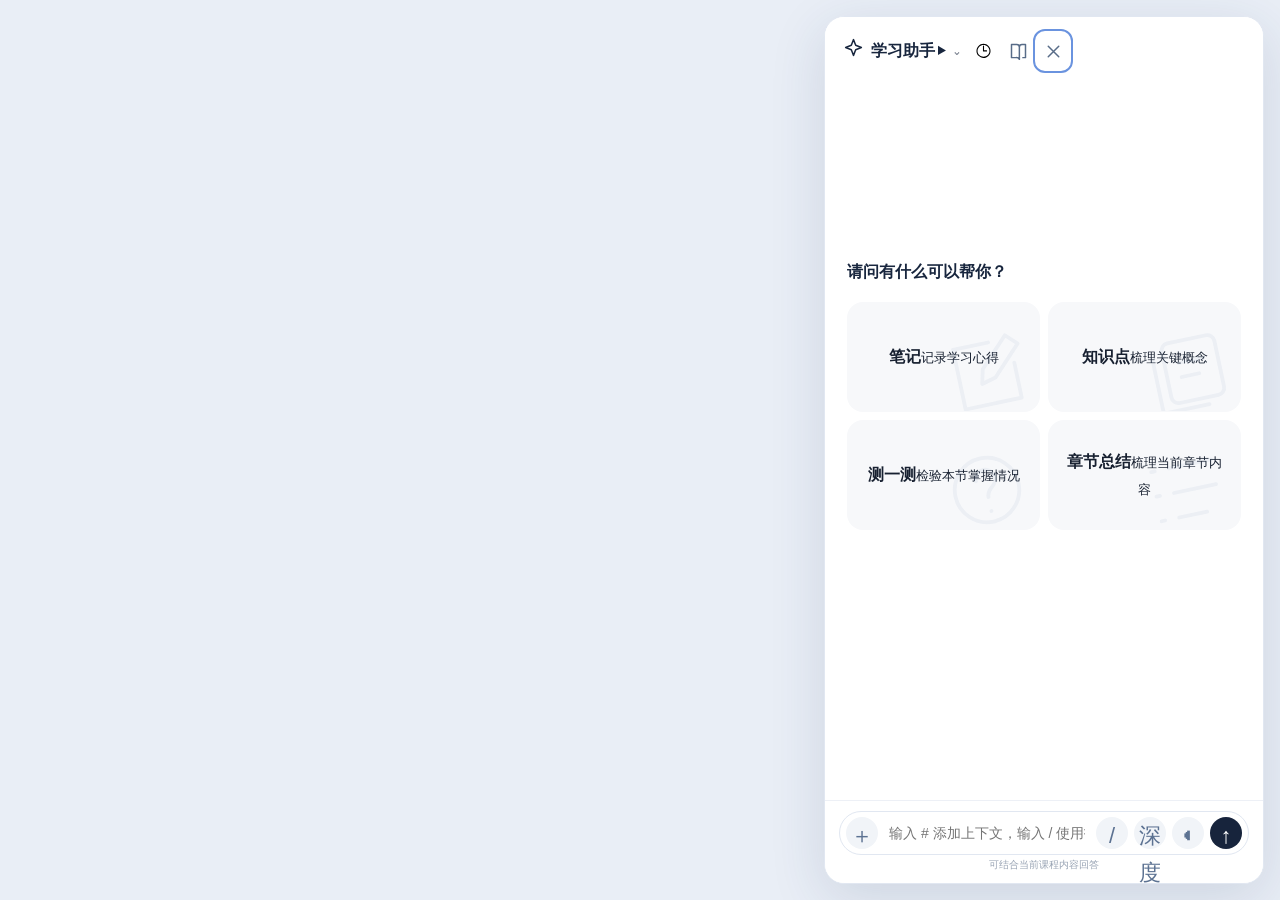
<file: ai-companion.html>
<!doctype html>
<html lang="zh-CN">
<head><meta charset="utf-8"><meta name="viewport" content="width=device-width,initial-scale=1"><title>AI 学伴 · 个人学习分析</title><link rel="stylesheet" href="assets/css/ai-companion-panel.css?v=4"></head>
<body>
<main class="ac-page"><section class="ac-drawer" aria-label="AI 学伴">
  <header class="ac-header">
    <div class="ac-header-row"><button class="ac-back" id="assistantBack" type="button">返回智能助手</button><button class="ac-close" id="companionClose" type="button" aria-label="关闭 AI 学伴">×</button></div>
    <h1 class="ac-title">AI 学伴</h1><p class="ac-subtitle">你的个人学习分析</p>
    <nav class="ac-tabs" role="tablist" aria-label="AI 学伴功能"><button type="button" role="tab" aria-selected="true" data-tab="ability">我的能力</button><button type="button" role="tab" aria-selected="false" data-tab="suggestion">学习建议</button><button type="button" role="tab" aria-selected="false" data-tab="plan">我的计划</button></nav>
  </header>
  <div class="ac-content">
    <section class="ac-tab-panel" id="abilityPanel" data-panel="ability">
      <article class="ac-card">
        <div class="ac-card-head"><h2>我的能力同心环</h2><p>颜色深浅表示掌握程度，缺口表示尚未形成能力证据。</p></div>
        <div class="ac-radar">
          <div class="ac-domain training"><i>◆</i><b>模型训练</b><small>实践 3 / 4</small></div><div class="ac-domain operator"><i>‹/›</i><b>算子开发</b><small>掌握 2 / 4</small></div><div class="ac-domain inference"><i>▶</i><b>模型推理</b><small>掌握 2 / 4</small></div><div class="ac-domain recommend"><i>▥</i><b>推荐开发</b><small>了解 1 / 4</small></div>
          <svg viewBox="0 0 280 280" aria-label="四领域四层能力同心环">
            <g class="ac-ring-sector training-sector" transform="rotate(-135 140 140)" aria-label="模型训练"><circle class="ac-ring-track" cx="140" cy="140" r="111" pathLength="100"/><circle class="ac-ring-track" cx="140" cy="140" r="91" pathLength="100"/><circle class="ac-ring-track" cx="140" cy="140" r="71" pathLength="100"/><circle class="ac-ring-track" cx="140" cy="140" r="51" pathLength="100"/><circle class="ac-ring-fill blue" cx="140" cy="140" r="91" pathLength="100"/><circle class="ac-ring-fill blue" cx="140" cy="140" r="71" pathLength="100"/><circle class="ac-ring-fill blue" cx="140" cy="140" r="51" pathLength="100"/></g>
            <g class="ac-ring-sector operator-sector" transform="rotate(-45 140 140)" aria-label="算子开发"><circle class="ac-ring-track" cx="140" cy="140" r="111" pathLength="100"/><circle class="ac-ring-track" cx="140" cy="140" r="91" pathLength="100"/><circle class="ac-ring-track" cx="140" cy="140" r="71" pathLength="100"/><circle class="ac-ring-track" cx="140" cy="140" r="51" pathLength="100"/><circle class="ac-ring-fill purple" cx="140" cy="140" r="71" pathLength="100"/><circle class="ac-ring-fill purple" cx="140" cy="140" r="51" pathLength="100"/></g>
            <g class="ac-ring-sector recommend-sector" transform="rotate(45 140 140)" aria-label="推荐开发"><circle class="ac-ring-track" cx="140" cy="140" r="111" pathLength="100"/><circle class="ac-ring-track" cx="140" cy="140" r="91" pathLength="100"/><circle class="ac-ring-track" cx="140" cy="140" r="71" pathLength="100"/><circle class="ac-ring-track" cx="140" cy="140" r="51" pathLength="100"/><circle class="ac-ring-fill orange" cx="140" cy="140" r="51" pathLength="100"/></g>
            <g class="ac-ring-sector inference-sector" transform="rotate(135 140 140)" aria-label="模型推理"><circle class="ac-ring-track" cx="140" cy="140" r="111" pathLength="100"/><circle class="ac-ring-track" cx="140" cy="140" r="91" pathLength="100"/><circle class="ac-ring-track" cx="140" cy="140" r="71" pathLength="100"/><circle class="ac-ring-track" cx="140" cy="140" r="51" pathLength="100"/><circle class="ac-ring-fill green" cx="140" cy="140" r="71" pathLength="100"/><circle class="ac-ring-fill green" cx="140" cy="140" r="51" pathLength="100"/></g>
          </svg>
          <div class="ac-levels"><span>贡献</span><span>实践</span><span>掌握</span><span>了解</span></div><div class="ac-person"><img src="assets/images/ai-companion-avatar.png" alt="charlottezhuang97 的个人形象"><b>charlottezhuang97</b></div>
        </div>
        <section class="ac-foundation"><span>相关基础</span><div class="ac-foundation-grid"><div class="ac-foundation-item"><i>▰</i><b>数据工程</b><small>已掌握 10/16</small></div><div class="ac-foundation-item"><i>☁</i><b>部署运维</b><small>已掌握 7/14</small></div></div></section>
      </article>
      <article class="ac-card ac-analysis"><div class="ac-analysis-head"><h2>本次分析</h2><button type="button" id="reanalyzeAbility">再次分析</button></div><div class="ac-metric"><i>✓</i><b>已掌握知识点</b><strong>24</strong><span>覆盖 4 个领域的核心知识点</span></div><div class="ac-metric"><i>▣</i><b>已验证实践</b><strong>6</strong><span>完成 6 个可验证的实践任务</span></div><div class="ac-metric"><i>!</i><b class="ac-gap-label">当前能力缺口</b><span>多设备通信 · 缺少可验证证据</span></div></article>
      <article class="ac-card ac-next"><span class="ac-next-icon">✦</span><h2>建议下一步</h2><p><b>完成双卡训练实践，补齐多设备通信证据。</b><br>因为你已掌握数据并行，但缺少可验证的通信实践。</p><div class="ac-next-actions"><a class="ac-btn primary" href="course-preview.html?course=training">查看推荐课程　›</a><button class="ac-btn" type="button" id="recommendReason">为什么推荐给我？</button></div></article>
      <a class="ac-map-link" href="knowledge-map.html">查看完整知识地图 ›</a><p class="ac-footnote">知识地图展示完整的昇腾 AI 知识体系，探索所有领域的知识与关系。</p>
    </section>
    <section class="ac-tab-panel" data-panel="suggestion" hidden><article class="ac-card ac-placeholder"><h2>学习建议</h2><p>建议按“补齐前置 → 完成课程 → 实战验证”的顺序推进。</p><div class="ac-list"><article><b>1. 梯度同步与 HCCL 通信</b><span>补齐多设备通信知识，预计 35 分钟。</span><a class="ac-btn primary" href="course-preview.html?course=training">查看课程</a></article><article><b>2. 双卡训练实践</b><span>生成第一条多设备通信能力证据。</span><a class="ac-btn" href="learn.html?course=training">查看实践</a></article></div></article></section>
    <section class="ac-tab-panel" data-panel="plan" hidden><article class="ac-card ac-placeholder"><h2>我的计划</h2><p>这里只展示你主动确认的学习内容。</p><div class="ac-list"><article><b>本周 · 完成分布式训练单元</b><span>当前进度 68%，还剩 2 个讲次。</span></article><article><b>周五 · 双卡训练验收</b><span>完成后保存脚本、吞吐对比和诊断记录。</span></article></div></article></section>
  </div>
</section></main>
<script src="assets/js/ai-companion-panel.js?v=4"></script>
<script src="assets/js/unified-companion.js?v=3"></script>
</body></html>
</file>
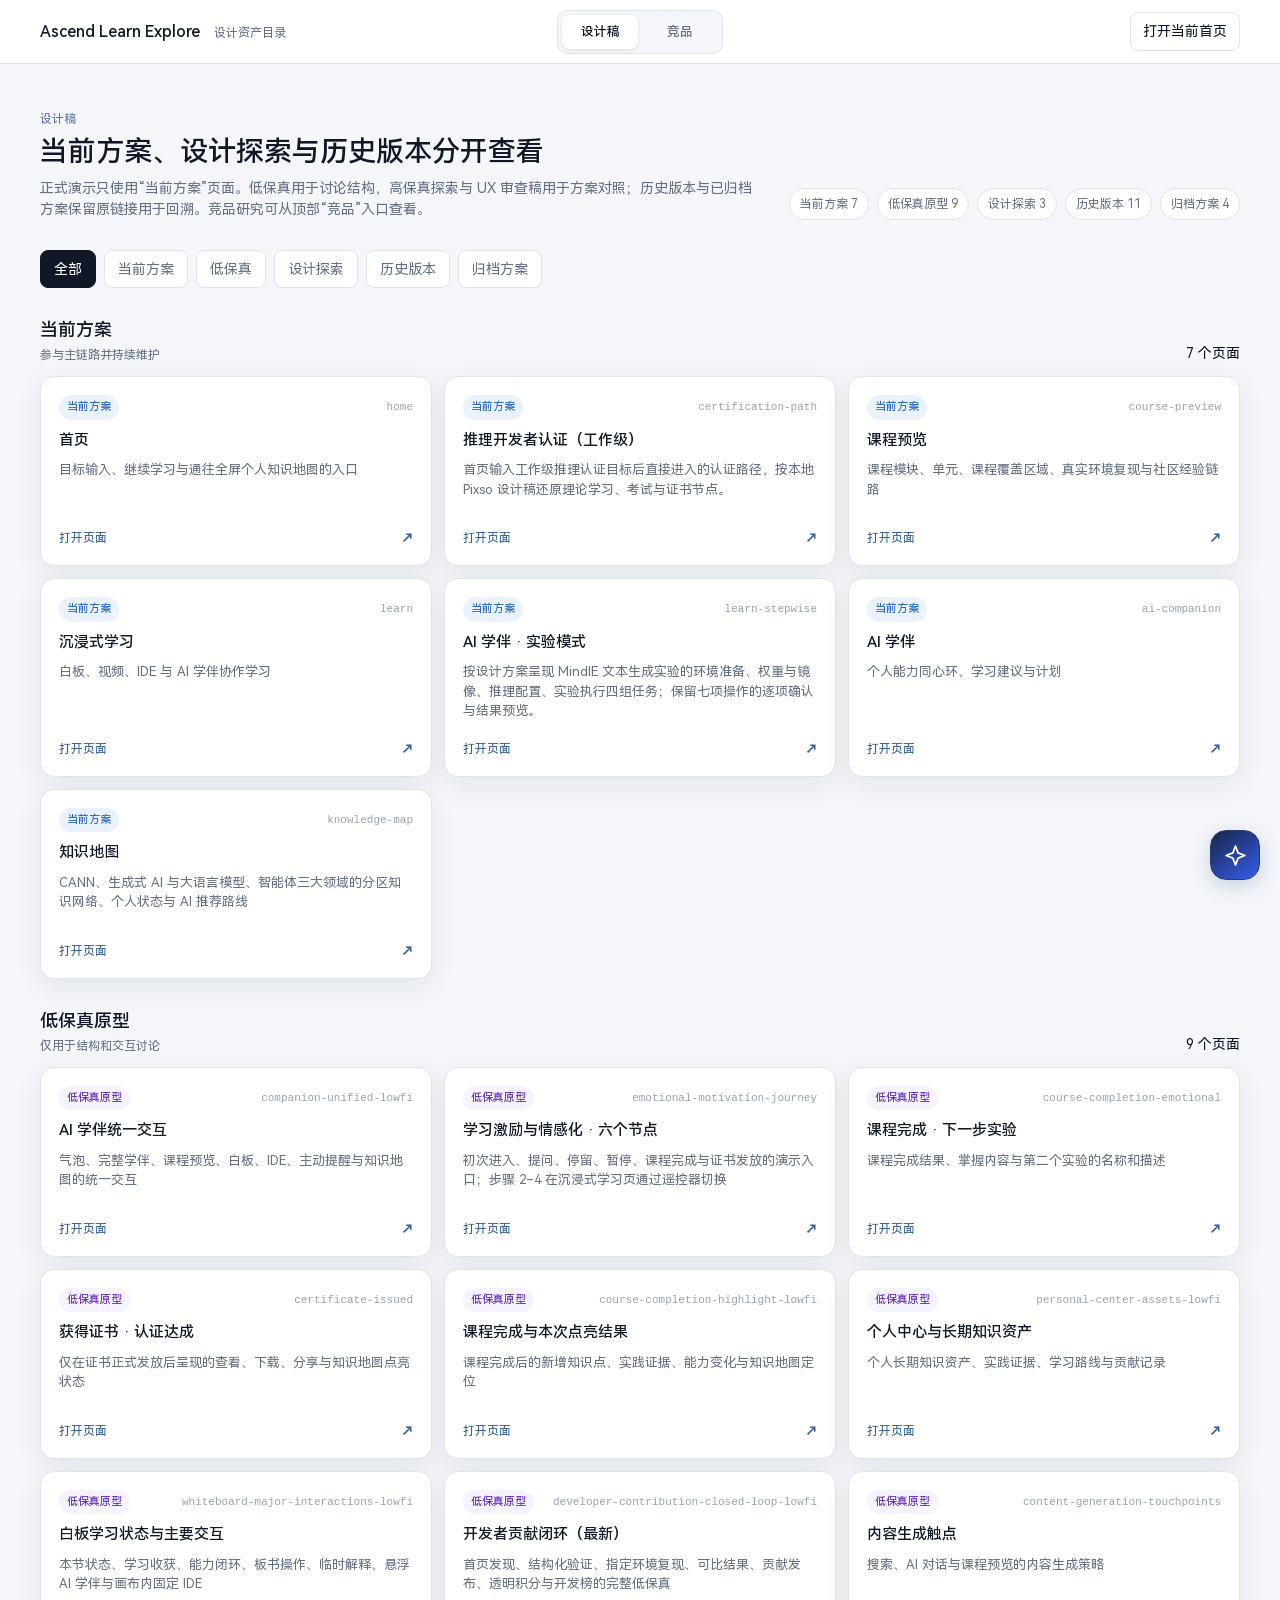
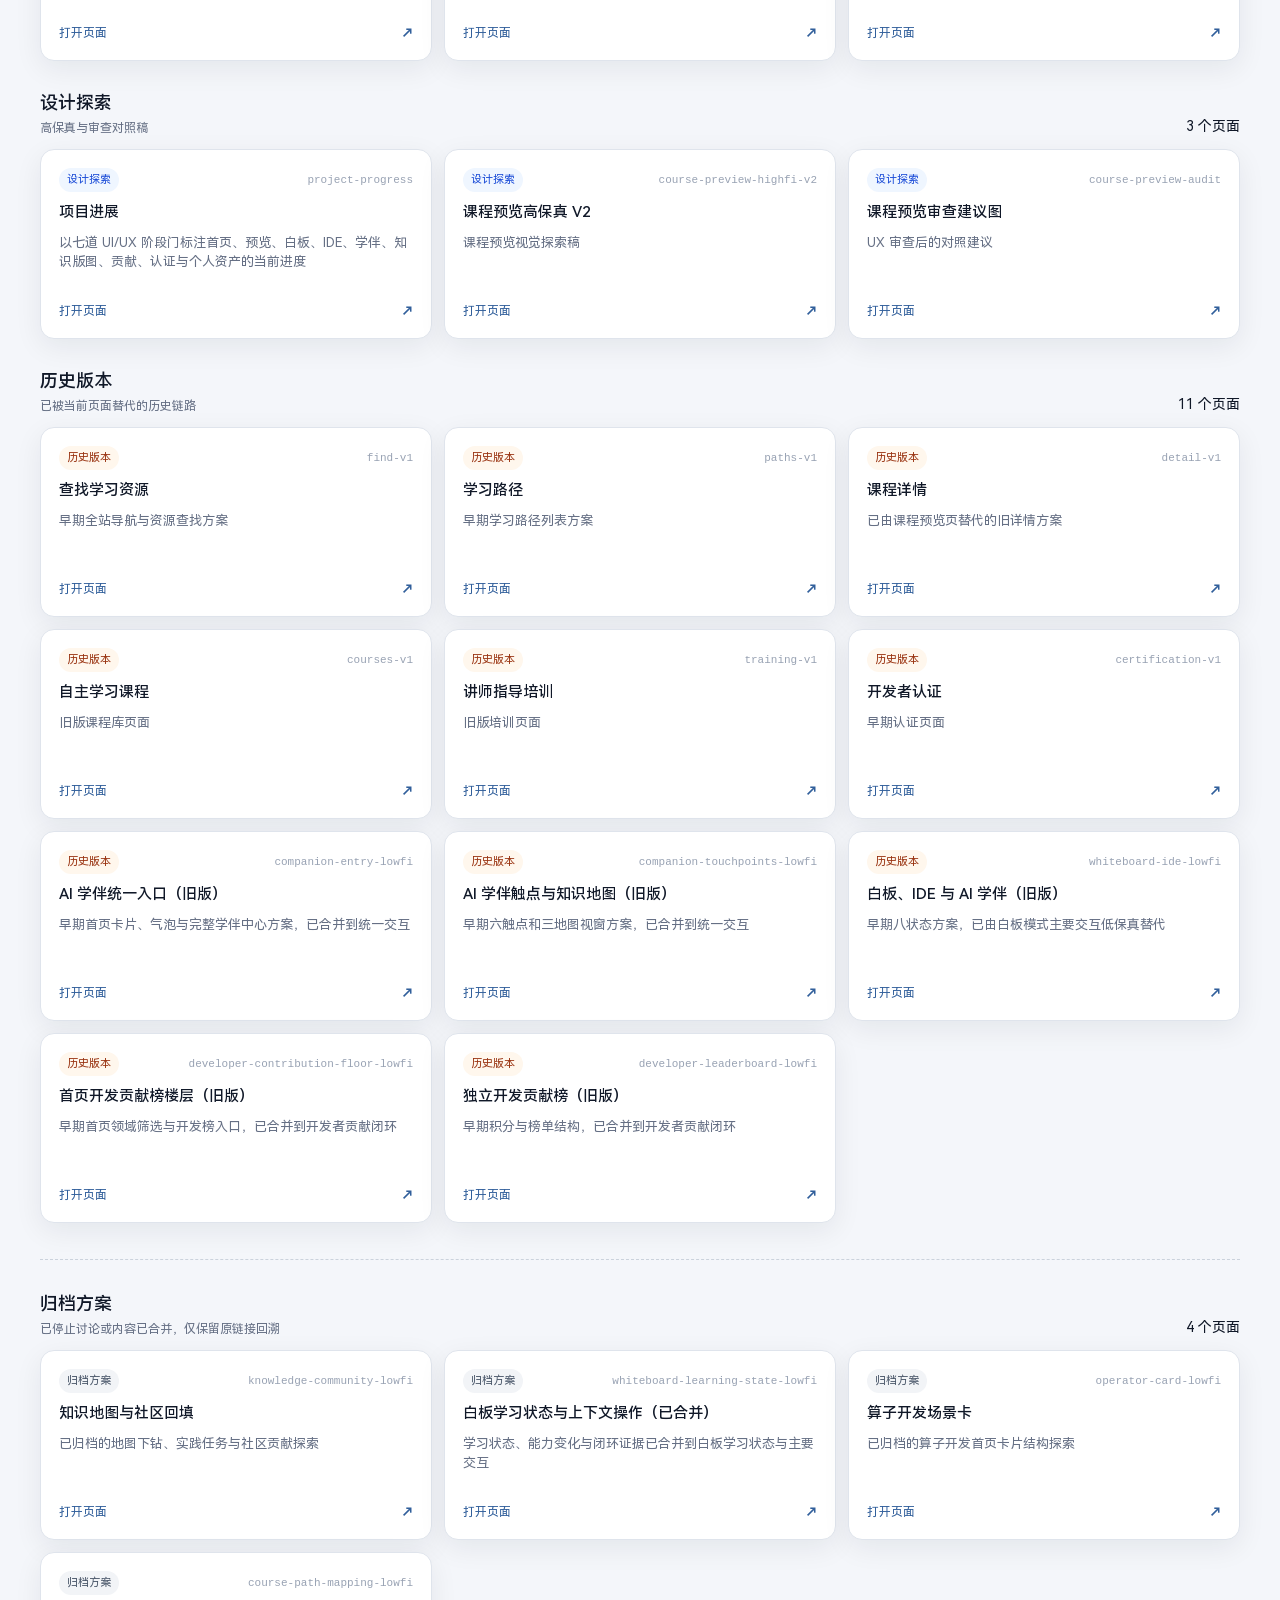
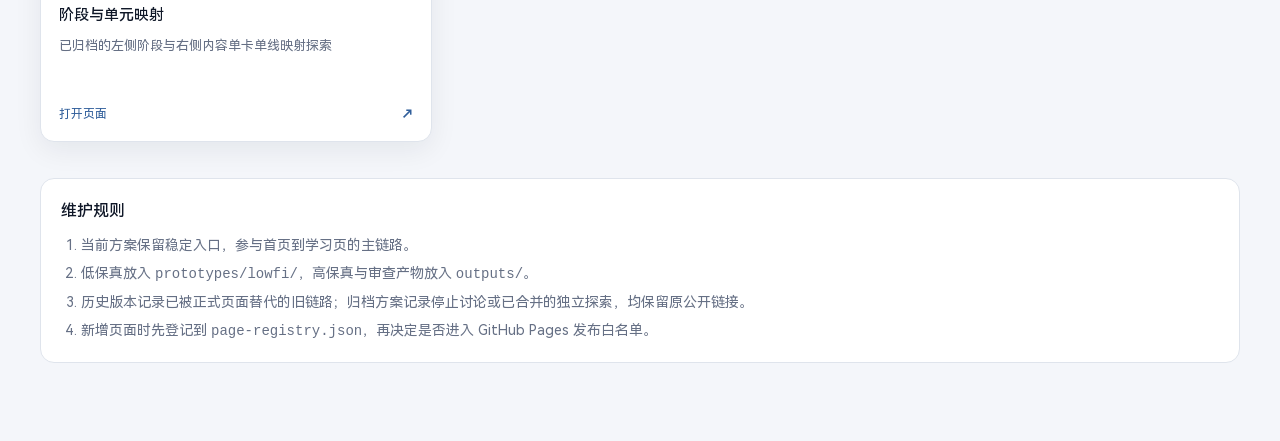
<file: catalog.html>
<!doctype html>
<html lang="zh-CN">
<head>
  <meta charset="utf-8">
  <meta name="viewport" content="width=device-width,initial-scale=1">
  <title>设计稿 · Ascend Learn Explore</title>
  <style>
    @font-face{font-family:"HarmonyOS Sans SC";src:url("assets/fonts/HarmonyOS_Sans_SC_Regular.woff2") format("woff2");font-weight:400;font-display:swap}
    @font-face{font-family:"HarmonyOS Sans SC";src:url("assets/fonts/HarmonyOS_Sans_SC_Medium.woff2") format("woff2");font-weight:500;font-display:swap}
    :root{--ink:#101828;--secondary:#667085;--line:#dfe4ec;--page:#f4f6fa;--surface:#fff;--blue:#2e53fa;--soft:#eef3fb;--radius:14px;--shadow:0 8px 28px rgba(16,24,40,.07);font-family:"HarmonyOS Sans SC","HarmonyOS Sans","PingFang SC",sans-serif;color:var(--ink);background:var(--page)}
    *{box-sizing:border-box}body{margin:0;font-size:14px;line-height:1.5}a{color:inherit;text-decoration:none}button{font:inherit}.top{position:sticky;top:0;z-index:10;display:flex;align-items:center;gap:16px;height:64px;padding:0 max(24px,calc((100% - 1200px)/2));border-bottom:1px solid var(--line);background:rgba(255,255,255,.94);backdrop-filter:blur(12px)}.top strong{font-size:16px;font-weight:500}.top span{color:var(--secondary);font-size:12px}.top a{margin-left:auto;border:1px solid var(--line);border-radius:8px;padding:8px 12px;background:#fff}.shell{width:min(1200px,calc(100% - 40px));margin:0 auto;padding:44px 0 80px}.hero{display:grid;grid-template-columns:minmax(0,1fr) auto;gap:32px;align-items:end;margin-bottom:30px}.eyebrow{color:#5874a8;font-size:12px}.hero h1{margin:5px 0 8px;font-size:28px;line-height:1.3;font-weight:500}.hero p{max-width:720px;margin:0;color:var(--secondary)}.summary{display:flex;gap:8px;flex-wrap:wrap}.summary span{border:1px solid var(--line);border-radius:999px;background:#fff;padding:6px 10px;color:var(--secondary);font-size:12px}.filters{display:flex;gap:8px;flex-wrap:wrap;margin-bottom:24px}.filters button{min-height:38px;border:1px solid var(--line);border-radius:8px;background:#fff;padding:0 13px;color:var(--secondary);cursor:pointer}.filters button[aria-pressed="true"]{border-color:#101828;background:#101828;color:#fff}.group{margin-top:28px}.group.archive-group{margin-top:36px;padding-top:30px;border-top:1px dashed #cbd2dc}.group-head{display:flex;align-items:end;justify-content:space-between;gap:20px;margin-bottom:12px}.group h2{margin:0;font-size:18px;font-weight:500}.group p{margin:3px 0 0;color:var(--secondary);font-size:12px}.cards{display:grid;grid-template-columns:repeat(3,minmax(0,1fr));gap:12px}.card{display:grid;grid-template-rows:auto auto 1fr auto;gap:9px;min-height:190px;padding:18px;border:1px solid var(--line);border-radius:var(--radius);background:var(--surface);box-shadow:var(--shadow);transition:transform .16s,border-color .16s}.card:hover{transform:translateY(-2px);border-color:#aab6c8}.card-head{display:flex;align-items:center;justify-content:space-between;gap:12px}.badge{border-radius:999px;padding:4px 8px;font-size:11px}.badge.current{background:#eaf2ff;color:#165dbe}.badge.legacy{background:#fff7ed;color:#9a3412}.badge.archive{background:#f2f4f7;color:#475467}.badge.lowfi{background:#f5f3ff;color:#5b21b6}.badge.exploration{background:#eff6ff;color:#1d4ed8}.card code{color:#98a2b3;font-size:11px}.card h3{margin:0;font-size:15px;font-weight:500}.card p{margin:0;color:var(--secondary);font-size:13px}.open{display:flex;align-items:center;justify-content:space-between;margin-top:10px;color:#315f9b;font-size:12px}.empty{padding:30px;border:1px dashed var(--line);border-radius:12px;color:var(--secondary);text-align:center}.rules{margin-top:36px;padding:20px;border:1px solid var(--line);border-radius:var(--radius);background:#fff}.rules h2{margin:0 0 12px;font-size:16px;font-weight:500}.rules ol{margin:0;padding-left:20px;color:var(--secondary)}.rules li+li{margin-top:7px}@media(max-width:900px){.hero{grid-template-columns:1fr}.cards{grid-template-columns:repeat(2,minmax(0,1fr))}}@media(max-width:600px){.shell{width:min(100% - 24px,1200px);padding-top:28px}.top{padding:0 12px}.top span{display:none}.hero h1{font-size:24px}.cards{grid-template-columns:1fr}}
  </style>
  <link rel="stylesheet" href="assets/css/catalog-switch.css">
</head>
<body>
  <header class="top"><div class="catalog-header-brand"><strong>Ascend Learn Explore</strong><span>设计资产目录</span></div><nav class="asset-switch" aria-label="设计资产"><a href="catalog.html" aria-current="page">设计稿</a><a href="research/competitive-analysis.html">竞品</a></nav><a class="asset-home-link" href="index.html">打开当前首页</a></header>
  <main class="shell">
    <section class="hero"><div><span class="eyebrow">设计稿</span><h1>当前方案、设计探索与历史版本分开查看</h1><p>正式演示只使用“当前方案”页面。低保真用于讨论结构，高保真探索与 UX 审查稿用于方案对照；历史版本与已归档方案保留原链接用于回溯。竞品研究可从顶部“竞品”入口查看。</p></div><div class="summary" id="summary" aria-label="页面数量"></div></section>
    <nav class="filters" aria-label="筛选页面"><button type="button" data-filter="all" aria-pressed="true">全部</button><button type="button" data-filter="current" aria-pressed="false">当前方案</button><button type="button" data-filter="lowfi" aria-pressed="false">低保真</button><button type="button" data-filter="exploration" aria-pressed="false">设计探索</button><button type="button" data-filter="legacy" aria-pressed="false">历史版本</button><button type="button" data-filter="archive" aria-pressed="false">归档方案</button></nav>
    <div id="catalog" aria-live="polite"></div>
    <section class="rules"><h2>维护规则</h2><ol><li>当前方案保留稳定入口，参与首页到学习页的主链路。</li><li>低保真放入 <code>prototypes/lowfi/</code>，高保真与审查产物放入 <code>outputs/</code>。</li><li>历史版本记录已被正式页面替代的旧链路；归档方案记录停止讨论或已合并的独立探索，均保留原公开链接。</li><li>新增页面时先登记到 <code>page-registry.json</code>，再决定是否进入 GitHub Pages 发布白名单。</li></ol></section>
  </main>
  <script src="assets/js/page-registry-data.js"></script>
  <script>
    const labels={current:'当前方案',lowfi:'低保真原型',exploration:'设计探索',legacy:'历史版本',archive:'归档方案'};
    const descriptions={current:'参与主链路并持续维护',lowfi:'仅用于结构和交互讨论',exploration:'高保真与审查对照稿',legacy:'已被当前页面替代的历史链路',archive:'已停止讨论或内容已合并，仅保留原链接回溯'};
    const pages=(window.PAGE_REGISTRY?.pages||[]).filter(page=>page.collection!=='competitive');
    const catalog=document.querySelector('#catalog');
    const summary=document.querySelector('#summary');
    function render(filter='all'){
      const visible=filter==='all'?pages:pages.filter(page=>page.status===filter);
      const order=['current','lowfi','exploration','legacy','archive'];
      catalog.innerHTML=order.map(status=>{
        const items=visible.filter(page=>page.status===status);
        if(!items.length)return '';
        return `<section class="group ${status==='archive'?'archive-group':''}"><div class="group-head"><div><h2>${labels[status]}</h2><p>${descriptions[status]}</p></div><span>${items.length} 个页面</span></div><div class="cards">${items.map(page=>`<a class="card" href="${page.publicPath}"><div class="card-head"><span class="badge ${status}">${labels[status]}</span><code>${page.id}</code></div><h3>${page.title}</h3><p>${page.description}</p><span class="open">打开页面 <b aria-hidden="true">↗</b></span></a>`).join('')}</div></section>`;
      }).join('')||'<div class="empty">这个分类暂时没有页面</div>';
    }
    if(pages.length){
      const counts=['current','lowfi','exploration','legacy','archive'].map(status=>`${labels[status]} ${pages.filter(page=>page.status===status).length}`);
      summary.innerHTML=counts.map(item=>`<span>${item}</span>`).join('');
      render();
    }else{
      catalog.innerHTML='<div class="empty">页面清单读取失败，请刷新页面后重试。</div>';
    }
    document.querySelector('.filters').addEventListener('click',event=>{
      const button=event.target.closest('button[data-filter]');if(!button)return;
      document.querySelectorAll('.filters button').forEach(item=>item.setAttribute('aria-pressed',String(item===button)));
      render(button.dataset.filter);
    });
  </script>
  <script src="assets/js/unified-companion.js?v=3"></script>
</body>
</html>
</file>
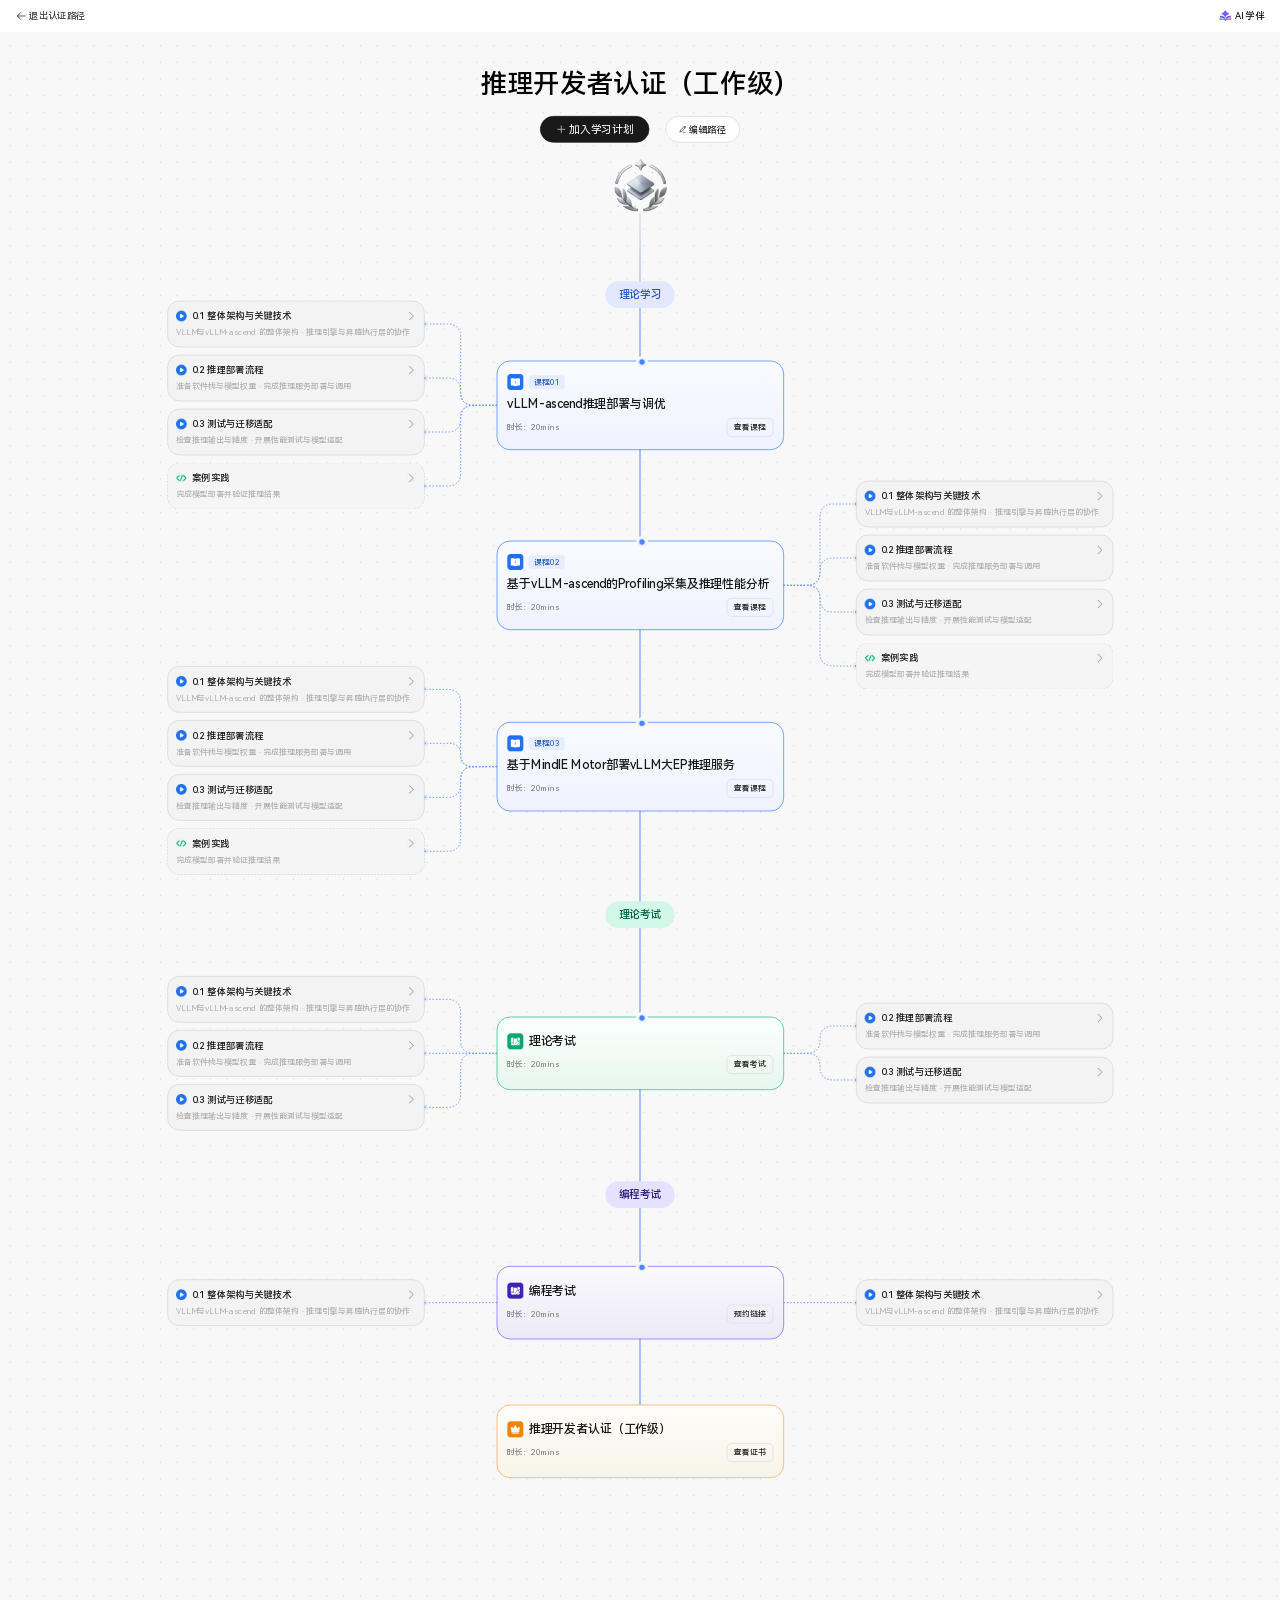
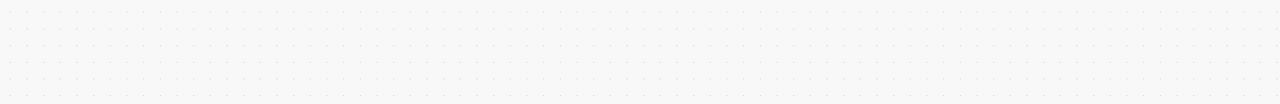
<file: certification-path.html>
<!doctype html>
<html lang="zh-CN">
<head>
  <meta charset="utf-8">
  <meta name="viewport" content="width=device-width, initial-scale=1">
  <meta name="theme-color" content="#f8f8f8">
  <title>推理开发者认证（工作级）· 昇腾</title>
  <meta name="description" content="推理开发者认证工作级学习路径：理论学习、理论考试、编程考试与认证。">
  <link rel="stylesheet" href="assets/css/certification-path.css?v=1">
</head>
<body class="certification-page">
  <div class="path-viewport" id="pathViewport">
    <main class="path-canvas" id="pathCanvas" aria-labelledby="pathTitle">
      <header class="path-navigation">
        <a href="index.html"><span class="path-icon icon-back" aria-hidden="true"></span>退出认证路径</a>
        <button type="button" data-uac-entry><span class="path-icon icon-assistant" aria-hidden="true"></span>AI 学伴</button>
      </header>
      <section class="path-intro">
        <h1 id="pathTitle">推理开发者认证（工作级）</h1>
        <div class="path-actions">
          <button class="path-add-plan" id="addPathPlan" type="button" aria-pressed="false"><span class="path-icon icon-plus" aria-hidden="true"></span><span>加入学习计划</span></button>
          <button class="path-edit" id="editPath" type="button"><span class="path-icon icon-edit" aria-hidden="true"></span>编辑路径</button>
        </div>
        <span class="path-badge path-icon" role="img" aria-label="认证学习路径徽章"></span>
      </section>
      <div class="path-map" aria-label="认证学习路径图">
        <svg class="path-connections" viewBox="0 0 1920 2556" aria-hidden="true"><defs><linearGradient id="spineColor" gradientUnits="userSpaceOnUse" x1="960" y1="318" x2="960" y2="2107"><stop stop-color="#d4d5d7"/><stop offset=".1" stop-color="#5385ff"/><stop offset="1" stop-color="#5385ff"/></linearGradient></defs><path class="path-spine" d="M960 318V2107"/><g id="branchConnections"></g></svg>
        <h2 class="path-phase phase-learning">理论学习</h2>
        <h2 class="path-phase phase-theory">理论考试</h2>
        <h2 class="path-phase phase-programming">编程考试</h2>
        <div id="pathNodes"></div>
      </div>
    </main>
  </div>
  <p class="path-toast" id="pathToast" role="status" hidden></p>
  <dialog class="path-dialog" id="pathDialog" aria-labelledby="pathDialogTitle">
    <form method="dialog"><button class="path-dialog-close" aria-label="关闭" type="submit">×</button></form>
    <h2 id="pathDialogTitle"></h2><div id="pathDialogBody"></div>
  </dialog>
  <script src="assets/js/certification-path.js?v=operator-certification-2"></script>
  <script src="assets/js/unified-companion.js?v=immersive-v2-fresh-start"></script>
</body>
</html>
</file>
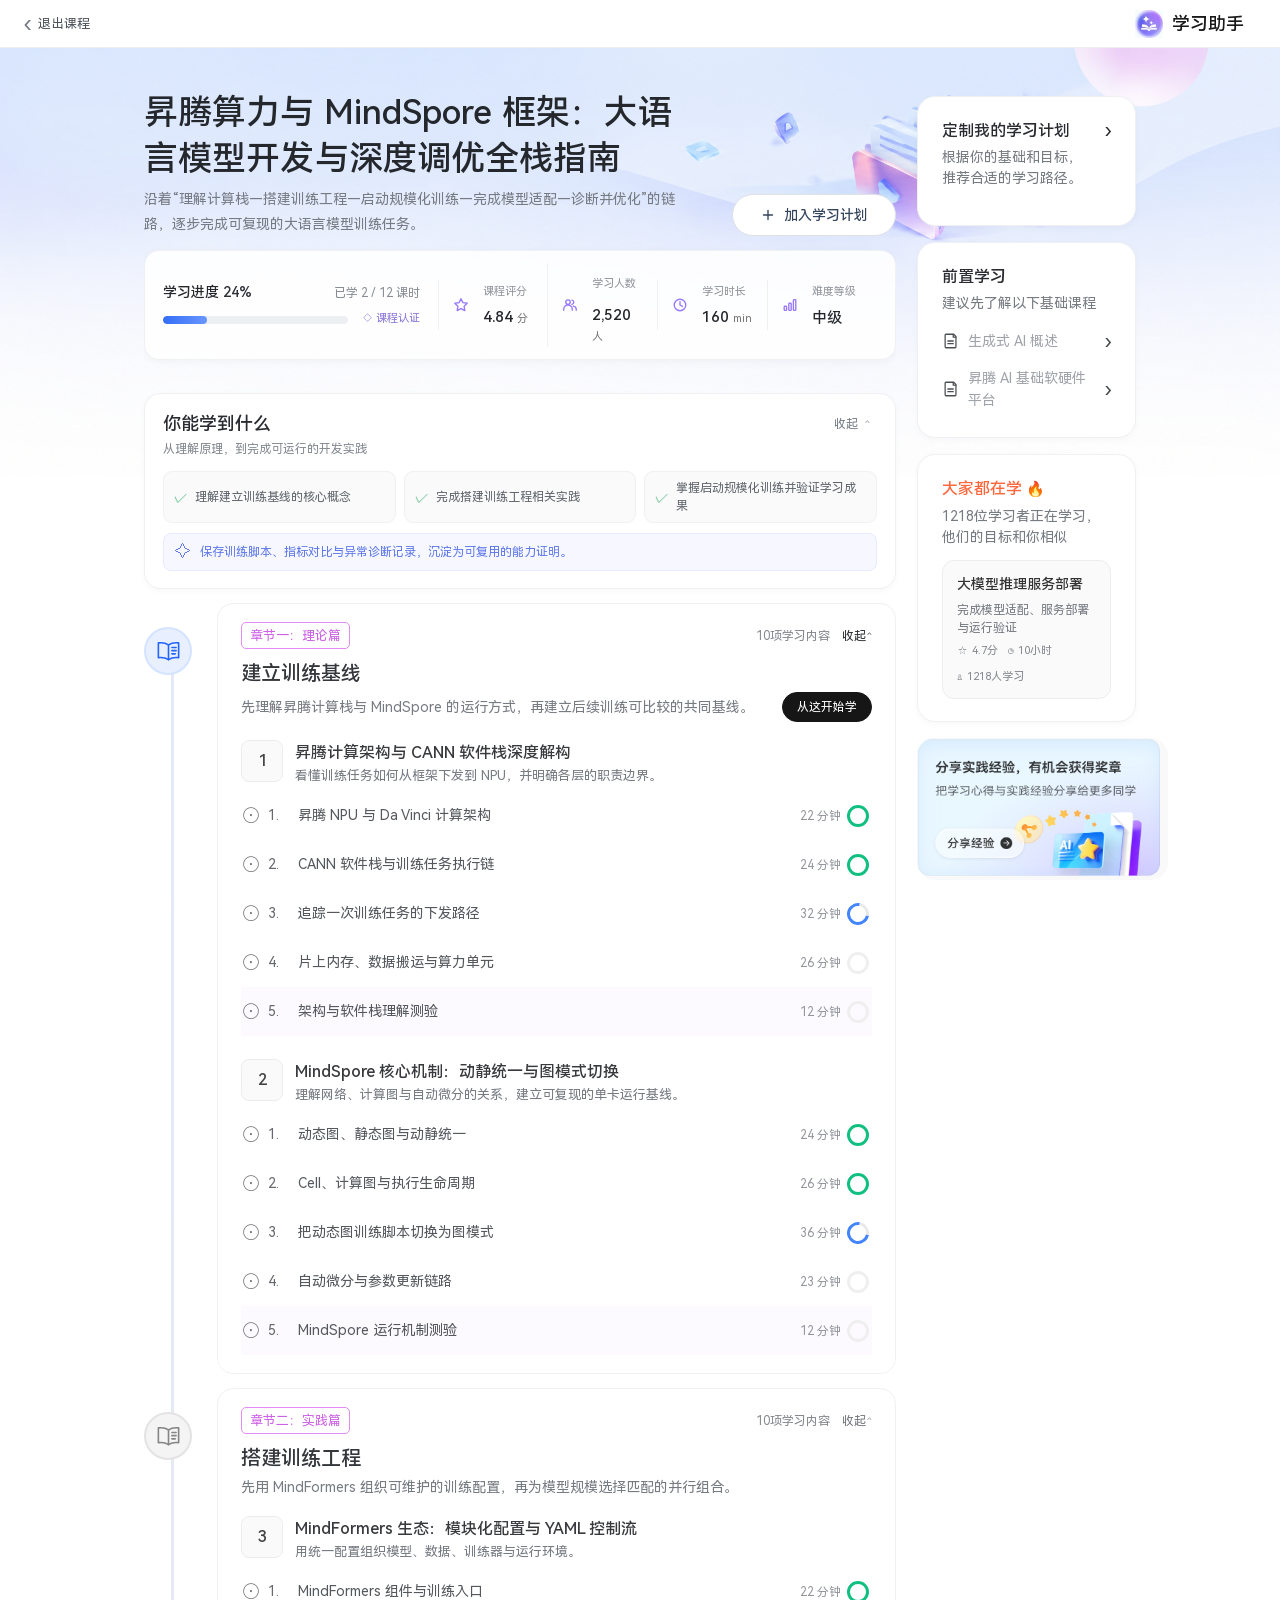
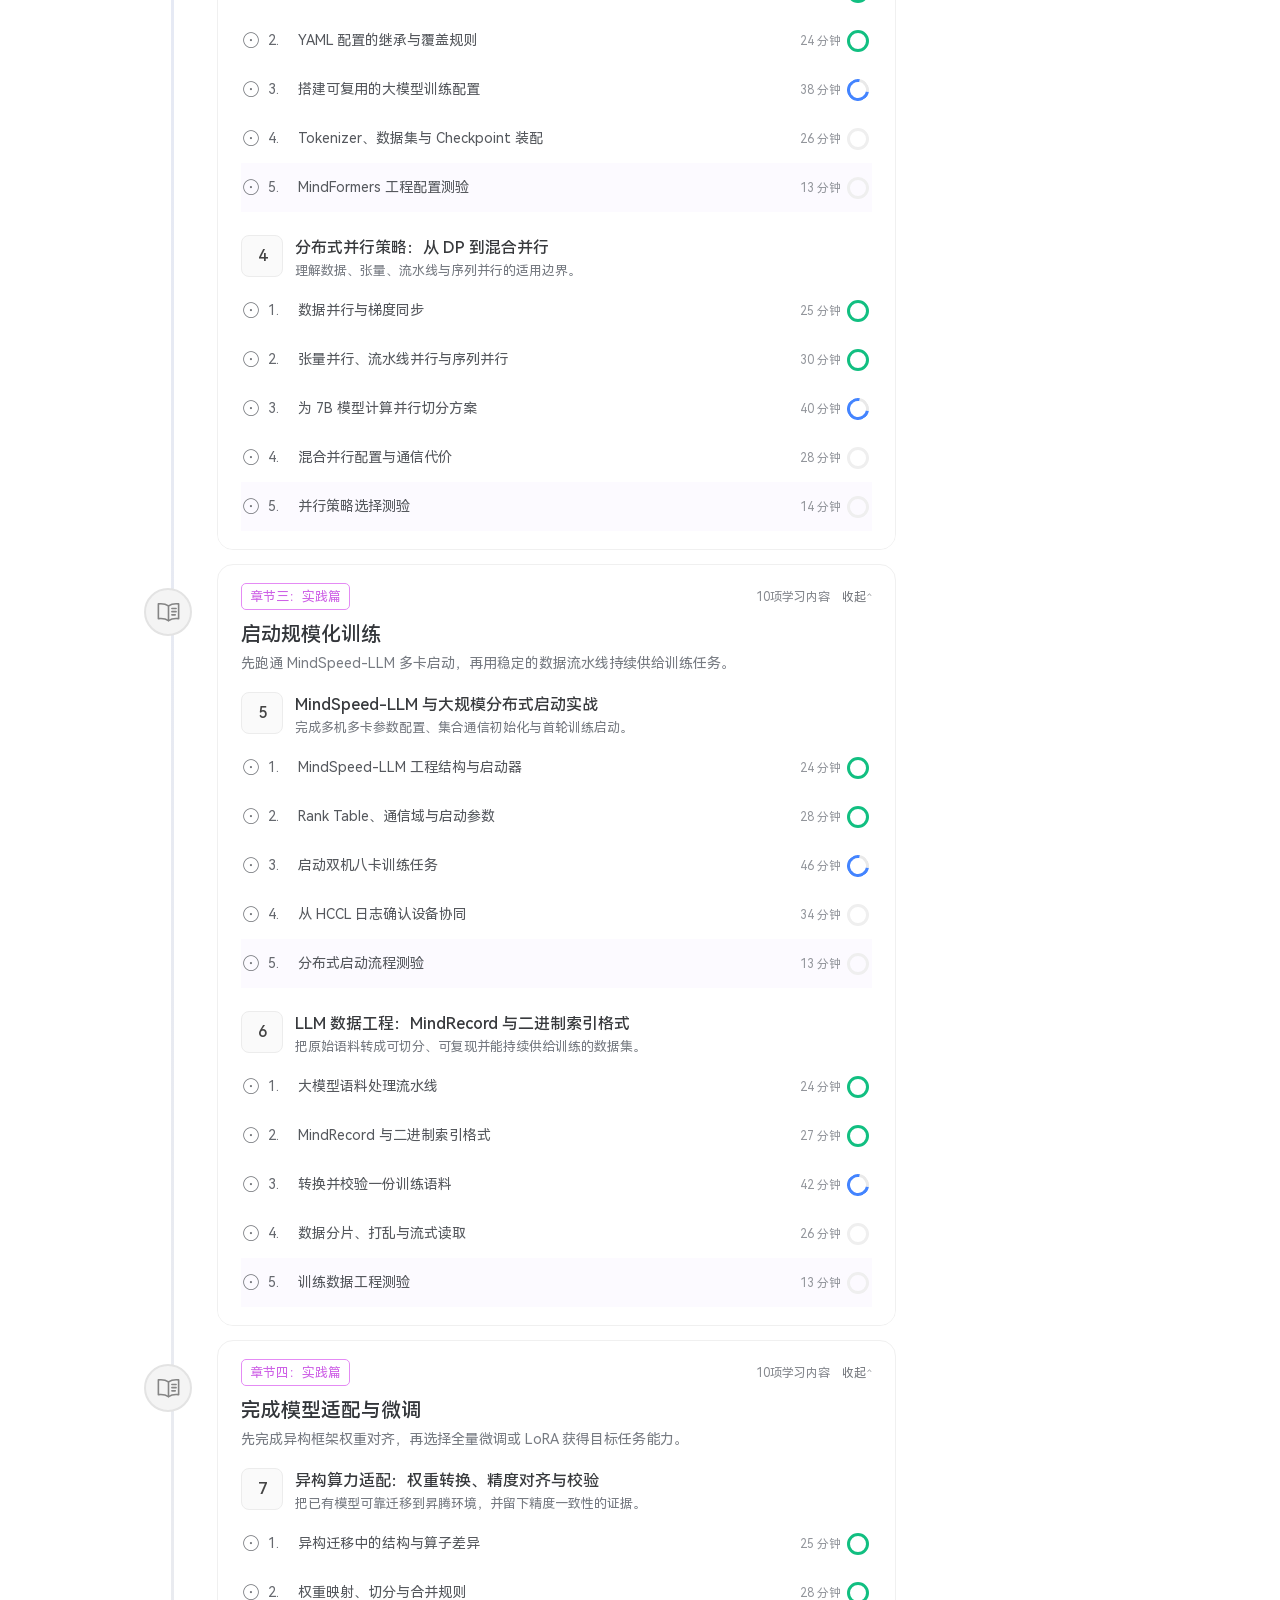
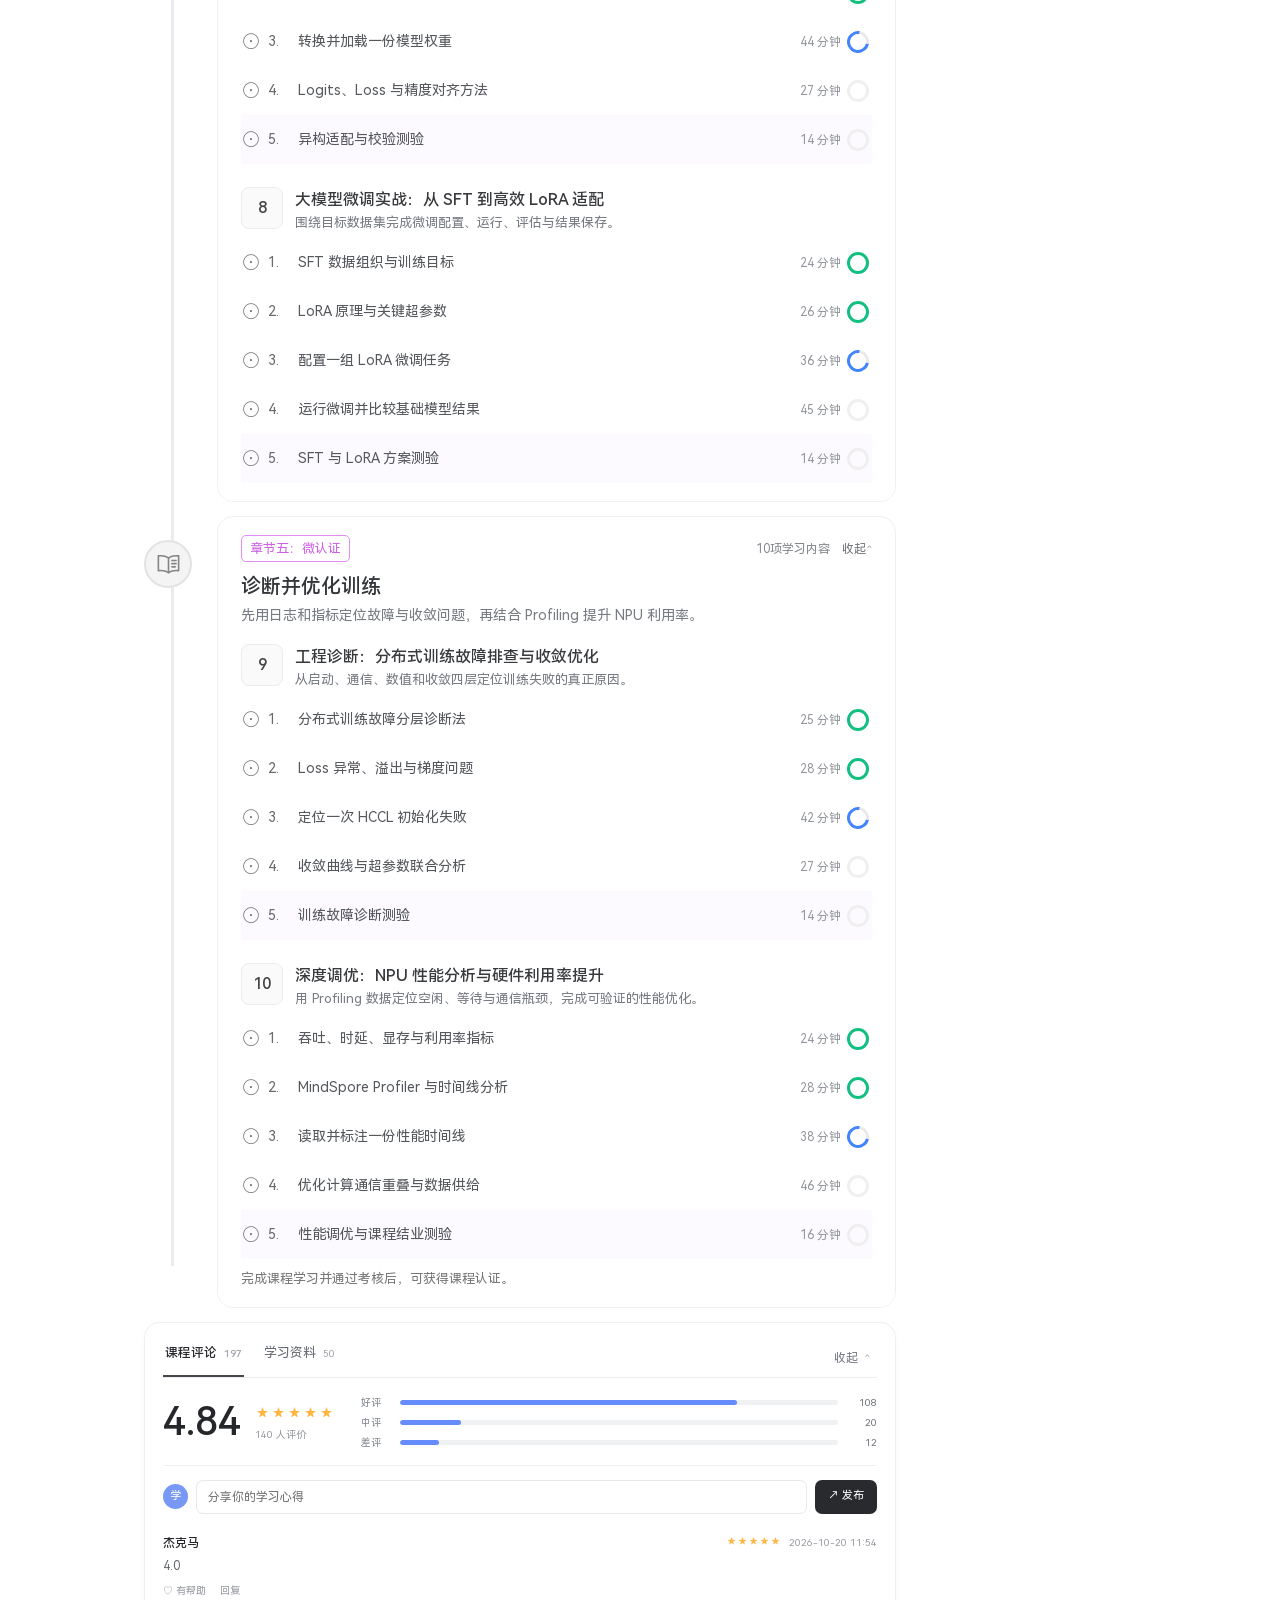
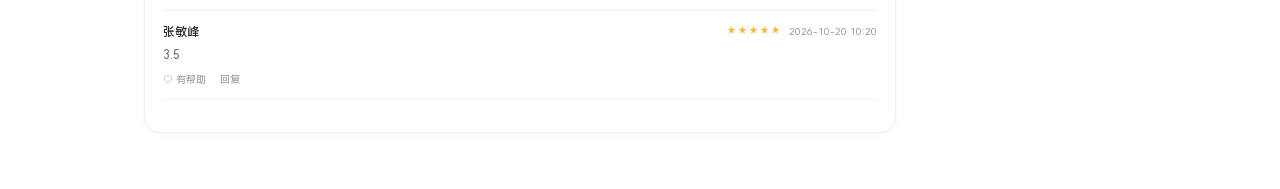
<file: course-preview.html>
<!doctype html>
<html lang="zh-CN">
<head>
  <meta charset="utf-8">
  <meta name="viewport" content="width=device-width, initial-scale=1">
  <meta name="theme-color" content="#f7f8fb">
  <meta name="description" content="查看昇腾课程介绍、学习目标、课程章节和开发者评价。">
  <title>课程详情 · 昇腾开发者学习中心</title>
  <link rel="icon" href="assets/images/figma-home/icon.svg" type="image/svg+xml">
  <link rel="stylesheet" href="assets/css/course-preview.css?v=course-detail-reference-3">
  <link rel="stylesheet" href="assets/css/immersive-learning-v2.css?v=4">
  <link rel="stylesheet" href="assets/css/video-reference-shell.css?v=9">
  <link rel="stylesheet" href="assets/css/home-learning-assistant.css?v=source-1">
  <link rel="stylesheet" href="assets/css/course-preview-assistant.css?v=5">
  <link rel="stylesheet" href="assets/css/course-inference-review.css?v=11">
</head>
<body class="course-detail-page reference-immersive" data-fixed-view="video">
  <header class="preview-header detail-header">
    <a class="exit-course" href="index.html"><span aria-hidden="true">‹</span>退出课程</a>
    <button class="detail-ai-button" id="openWorkspaceCompanion" type="button"><span class="iv-source iv-logo" aria-hidden="true"></span>学习助手</button>
  </header>

  <main class="detail-layout">
    <section class="detail-top" aria-labelledby="detailTitle">
      <div class="detail-hero">
        <div class="detail-hero-copy">
          <h1 id="detailTitle" data-course-title>昇腾算力与 MindSpore 框架</h1>
          <p data-unit-intro>了解昇腾技术与开发实践，沿着课程模块逐步完成学习目标。</p>
        </div>
        <div class="detail-hero-actions">
          <button class="plan-button" id="planButton" type="button" aria-pressed="false"><img class="course-plan-icon" src="assets/images/course-detail/icons/plus.svg" width="16" height="16" alt=""><span>加入学习计划</span></button>
        </div>
      </div>
      <div class="detail-stats" aria-label="课程学习数据">
        <div class="learning-progress-block"><div class="progress-head"><strong>学习进度 <span>24%</span></strong><span>已学 2 / 12 课时</span></div><div class="progress-track" role="progressbar" aria-label="我的课程学习进度" aria-valuemin="0" aria-valuemax="100" aria-valuenow="24"><span></span></div><span class="progress-cert">◇ 课程认证</span></div>
        <div class="stat-item"><span aria-hidden="true"><img class="course-stat-icon" src="assets/images/course-detail/icons/rating.svg" width="16" height="16" alt=""></span><small>课程评分</small><strong>4.84 <small>分</small></strong></div>
        <div class="stat-item"><span aria-hidden="true"><img class="course-stat-icon" src="assets/images/course-detail/icons/learners.svg" width="16" height="16" alt=""></span><small>学习人数</small><strong>2,520 <small>人</small></strong></div>
        <div class="stat-item"><span aria-hidden="true"><img class="course-stat-icon" src="assets/images/course-detail/icons/duration.svg" width="16" height="16" alt=""></span><small>学习时长</small><strong>160 <small>min</small></strong></div>
        <div class="stat-item"><span aria-hidden="true"><img class="course-stat-icon" src="assets/images/course-detail/icons/difficulty.svg" width="16" height="16" alt=""></span><small>难度等级</small><strong>中级</strong></div>
      </div>
    </section>

    <div class="detail-columns">
      <div class="detail-main-column">
        <section class="outcomes-panel detail-panel" aria-labelledby="outcomesTitle">
          <div class="detail-section-heading"><div><h2 id="outcomesTitle">你能学到什么</h2><p>从理解原理，到完成可运行的开发实践</p></div><button type="button" class="quiet-toggle" data-toggle-panel="outcomeList" aria-expanded="true">收起 <span aria-hidden="true">⌃</span></button></div>
          <ul class="outcome-list" id="outcomeList" aria-live="polite"></ul>
          <p class="outcome-result"><span aria-hidden="true">✧</span><span data-route-outcome>完成课程学习，获得可验证的实践成果。</span></p>
        </section>

        <section class="curriculum-panel" aria-labelledby="curriculumTitle">
          <h2 id="curriculumTitle" class="sr-only">课程大纲</h2>
          <ol class="stage-nav module-timeline" id="stageNav" aria-label="课程章节"></ol>
        </section>

        <section class="reviews-panel detail-panel" aria-labelledby="reviewsTitle">
          <div class="review-tabs" role="tablist" aria-label="课程讨论与资料"><button id="reviewsTab" role="tab" aria-selected="true" aria-controls="reviewsContent">课程评论 <span>197</span></button><button id="resourcesTab" role="tab" aria-selected="false" aria-controls="reviewsContent">学习资料 <span id="resourceCount">0</span></button><button type="button" class="quiet-toggle" data-toggle-panel="reviewsContent" aria-expanded="true">收起 <span aria-hidden="true">⌃</span></button></div>
          <div id="reviewsContent" role="tabpanel" aria-labelledby="reviewsTab"><div id="reviewsListing">
            <div class="rating-overview"><div class="rating-score"><strong>4.84</strong><span><b aria-label="5 星">★★★★★</b><small>140 人评价</small></span></div><div class="rating-bars"><div><span>好评</span><i><b style="width:77%"></b></i><strong>108</strong></div><div><span>中评</span><i><b style="width:14%"></b></i><strong>20</strong></div><div><span>差评</span><i><b style="width:9%"></b></i><strong>12</strong></div></div></div>
            <form class="review-form" id="reviewForm"><span class="review-avatar" aria-hidden="true">学</span><label class="sr-only" for="reviewInput">分享你的课程学习心得</label><input id="reviewInput" name="review" maxlength="240" placeholder="分享你的学习心得" required><button type="submit">↗ 发布</button></form>
            <div class="review-list" id="reviewList" aria-live="polite"></div>
            <p class="local-feedback" id="reviewFeedback" role="status" aria-live="polite"></p>
          </div><div id="reviewResources" hidden><p class="resources-intro">课程资料随章节整理，选择章节并开始学习后即可查看对应课件、实践手册与视频。</p><ul id="resourceList" class="resource-list"></ul></div></div>
        </section>
      </div>

      <aside class="detail-side-column" aria-label="学习辅助信息">
        <section class="detail-side-card custom-plan-card"><div><h2>定制我的学习计划</h2><p>根据你的基础和目标，推荐合适的学习路径。</p></div><span aria-hidden="true">›</span><button type="button" id="customPlanButton" class="full-card-button" aria-label="加入学习计划"></button></section>
        <section class="detail-side-card prerequisite-card"><div class="side-card-heading"><h2>前置学习</h2><p>建议先了解以下基础课程</p></div><a href="course-preview.html?course=agent"><span class="prerequisite-label"><svg viewBox="0 0 20 20" fill="none" aria-hidden="true"><path d="M4.5 2.5h8.6l2.4 2.4v11.6a1 1 0 0 1-1 1h-10a1 1 0 0 1-1-1v-13a1 1 0 0 1 1-1Z"/><path d="M12.5 2.8v3h3M6.5 10h6M6.5 13h6"/></svg>生成式 AI 概述</span><span aria-hidden="true">›</span></a><a href="course-preview.html?course=operator"><span class="prerequisite-label"><svg viewBox="0 0 20 20" fill="none" aria-hidden="true"><path d="M4.5 2.5h8.6l2.4 2.4v11.6a1 1 0 0 1-1 1h-10a1 1 0 0 1-1-1v-13a1 1 0 0 1 1-1Z"/><path d="M12.5 2.8v3h3M6.5 10h6M6.5 13h6"/></svg>昇腾 AI 基础软硬件平台</span><span aria-hidden="true">›</span></a></section>
        <section class="detail-side-card peer-card" aria-labelledby="peerTitle"><h2 id="peerTitle">大家都在学 <span aria-hidden="true">🔥</span></h2><p class="peer-summary">1218位学习者正在学习，他们的目标和你相似</p><a class="popular-course" href="course-preview.html?course=inference"><strong>大模型推理服务部署</strong><span>完成模型适配、服务部署与运行验证</span><span class="popular-metrics"><i>☆ <b>4.7分</b></i><i>◷ <b>10小时</b></i><i>♙ <b>1218人学习</b></i></span></a></section>
        <a class="share-card" href="prototypes/lowfi/developer-contribution-closed-loop.html" aria-label="分享实践经验，有机会获得奖章。把学习心得与实践经验分享给更多同学。分享经验">
          <img src="assets/images/course-detail/share-experience.png" alt="分享实践经验，有机会获得奖章；把学习心得与实践经验分享给更多同学。">
        </a>
      </aside>
    </div>
  </main>

  <script src="assets/js/course-preview.js?v=expert-inference-4"></script>
  <script src="assets/js/unified-companion.js?v=course-home-4"></script>
  <script src="assets/js/video-reference-content.js?v=3"></script>
  <script src="assets/js/course-preview-assistant.js?v=4"></script>
</body>
</html>
</file>
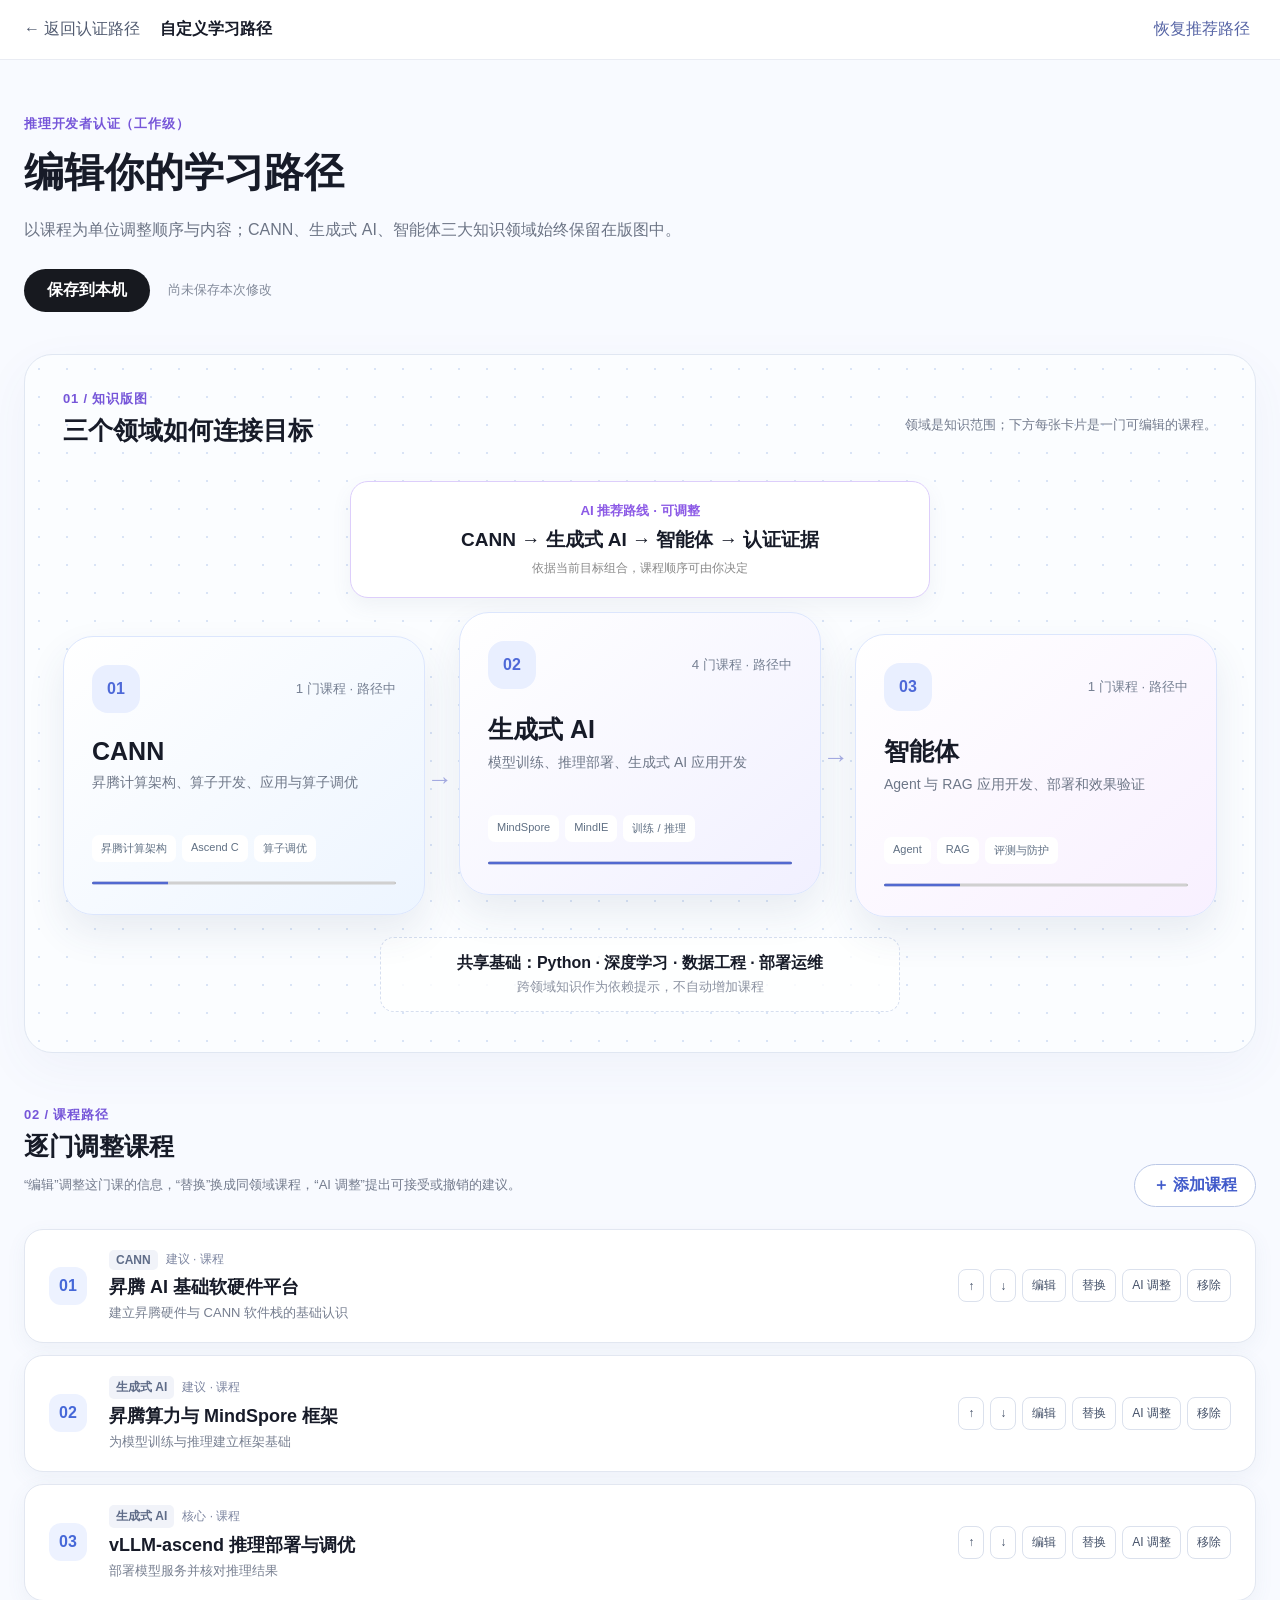
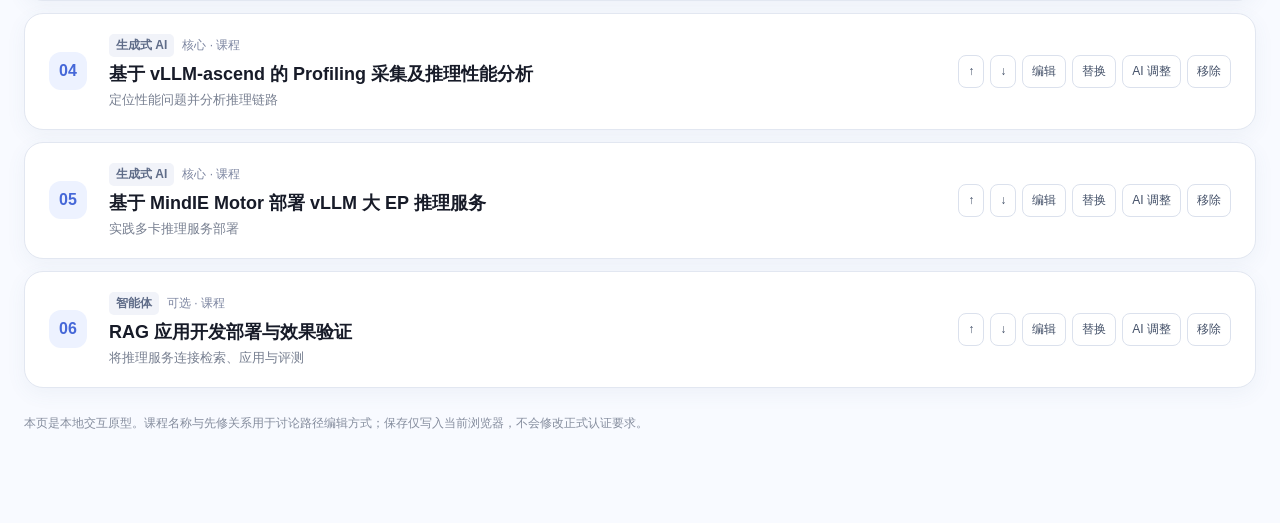
<file: custom-path.html>
<!doctype html>
<html lang="zh-CN">
<head>
  <meta charset="utf-8">
  <meta name="viewport" content="width=device-width,initial-scale=1">
  <title>自定义认证学习路径 · 昇腾</title>
  <link rel="stylesheet" href="assets/css/custom-path.css?v=1">
</head>
<body>
  <header class="cp-topbar"><a id="backToPath" href="certification-path.html?track=inference&amp;level=ACDP">← 返回认证路径</a><span>自定义学习路径</span><button type="button" id="resetPath">恢复推荐路径</button></header>
  <main class="cp-main">
    <div class="cp-intro"><span class="cp-eyebrow">推理开发者认证 · 工作级</span><h1>编辑你的学习路径</h1><p>以课程为单位调整顺序与内容；CANN、生成式 AI、智能体三大知识领域始终保留在版图中。</p><div class="cp-intro-actions"><button type="button" id="savePath" class="cp-primary">保存到本机</button><span id="saveStatus" role="status" aria-live="polite">尚未保存本次修改</span></div></div>
    <section class="cp-canvas" aria-labelledby="mapTitle"><div class="cp-canvas-head"><div><span>01 / 知识版图</span><h2 id="mapTitle">三个领域如何连接目标</h2></div><p>领域是知识范围；下方每张卡片是一门可编辑的课程。</p></div><div class="cp-recommend"><small>AI 推荐路线 · 可调整</small><strong id="routeSummary">CANN → 生成式 AI → 智能体 → 认证证据</strong><span>依据当前目标组合，课程顺序可由你决定</span></div><div class="cp-domains" id="domainMap"></div><div class="cp-shared">共享基础：Python · 深度学习 · 数据工程 · 部署运维 <small>跨领域知识作为依赖提示，不自动增加课程</small></div></section>
    <section class="cp-route" aria-labelledby="routeTitle"><div class="cp-route-head"><div><span>02 / 课程路径</span><h2 id="routeTitle">逐门调整课程</h2><p>“编辑”调整这门课的信息，“替换”换成同领域课程，“AI 调整”提出可接受或撤销的建议。</p></div><button type="button" id="addCourse">＋ 添加课程</button></div><div class="cp-course-list" id="courseList"></div></section>
    <aside class="cp-note">本页是本地交互原型。课程名称与先修关系用于讨论路径编辑方式；保存仅写入当前浏览器，不会修改正式认证要求。</aside>
  </main>
  <dialog id="courseDialog" class="cp-dialog" aria-labelledby="dialogTitle"><form id="courseForm"><div class="cp-dialog-top"><h2 id="dialogTitle"></h2><button type="button" id="closeDialog" aria-label="关闭">×</button></div><div id="dialogFields"></div><div class="cp-dialog-actions"><button type="button" id="cancelDialog">取消</button><button type="submit" class="cp-primary">确认</button></div></form></dialog>
  <script src="assets/js/custom-path.js?v=operator-certification-1"></script>
</body>
</html>
</file>
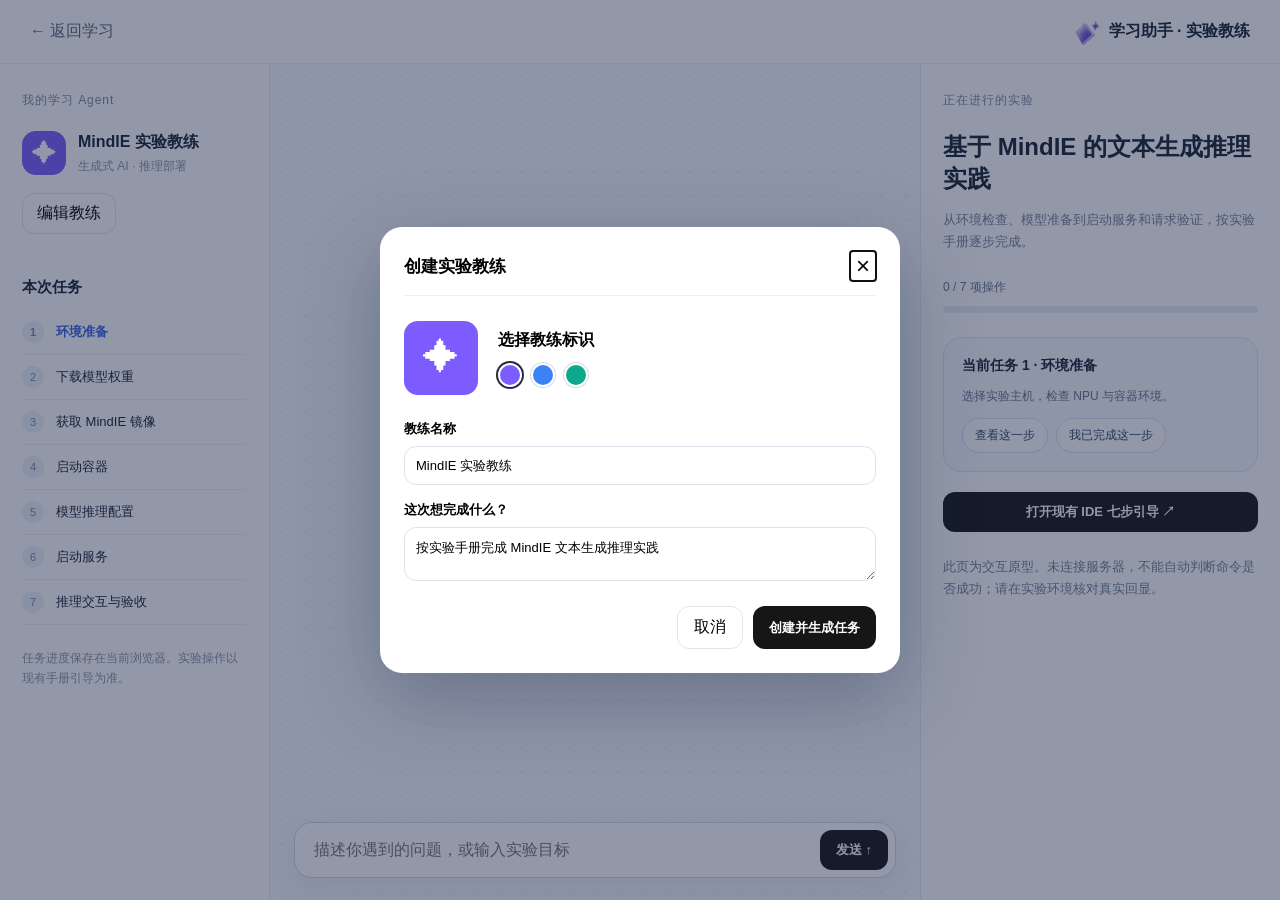
<file: experiment-coach.html>
<!doctype html>
<html lang="zh-CN">
<head>
  <meta charset="utf-8"><meta name="viewport" content="width=device-width,initial-scale=1">
  <title>MindIE 文本生成实验教练 · 开发者学习中心</title>
  <link rel="stylesheet" href="assets/css/experiment-coach.css?v=1">
  <script defer src="assets/js/experiment-coach.js?v=1"></script>
</head>
<body>
  <header class="coach-top"><a href="learn.html?course=mindie&mode=video">← 返回学习</a><span><img src="assets/images/companion-icon.png" alt="">学习助手 · 实验教练</span></header>
  <main class="coach-layout">
    <aside class="coach-rail"><p class="eyebrow">我的学习 Agent</p><div class="agent-id"><span id="agentIcon">✦</span><div><strong id="agentName">MindIE 实验教练</strong><small>生成式 AI · 推理部署</small></div></div><button id="editAgent" type="button">编辑教练</button><h2>本次任务</h2><ol id="taskList"></ol><div class="coach-rail-note">任务进度保存在当前浏览器。实验操作以现有手册引导为准。</div></aside>
    <section class="coach-chat" aria-label="实验教练对话"><div class="coach-dialogue" id="dialogue" role="log" aria-live="polite"></div><form id="coachForm" class="coach-input"><input id="coachQuestion" aria-label="向实验教练提问" placeholder="描述你遇到的问题，或输入实验目标"><button type="submit">发送 ↑</button></form></section>
    <aside class="coach-work"><p class="eyebrow">正在进行的实验</p><h1>基于 MindIE 的文本生成推理实践</h1><p>从环境检查、模型准备到启动服务和请求验证，按实验手册逐步完成。</p><div class="coach-progress"><span id="progressLabel">0 / 7 项操作</span><div><i id="progressFill"></i></div></div><div class="current-step" id="currentStep"></div><a class="primary" id="openLab" href="learn-stepwise.html?course=mindie&mode=ide&guide=open">打开现有 IDE 七步引导 ↗</a><p class="coach-disclaimer">此页为交互原型。未连接服务器，不能自动判断命令是否成功；请在实验环境核对真实回显。</p></aside>
  </main>
  <dialog id="createDialog" class="coach-modal"><form method="dialog" id="createForm"><div class="modal-head"><h2>创建实验教练</h2><button type="button" id="closeDialog" aria-label="关闭">×</button></div><div class="avatar-picker"><span id="avatarPreview">✦</span><div><strong>选择教练标识</strong><div class="color-row"><button type="button" data-color="#7c5cff" aria-label="紫色" class="active"></button><button type="button" data-color="#3b82f6" aria-label="蓝色"></button><button type="button" data-color="#0ca98d" aria-label="绿色"></button></div></div></div><label>教练名称<input id="nameInput" maxlength="24" value="MindIE 实验教练" required></label><label>这次想完成什么？<textarea id="goalInput" rows="2">按实验手册完成 MindIE 文本生成推理实践</textarea></label><div class="modal-actions"><button type="button" id="cancelCreate">取消</button><button class="primary" type="submit">创建并生成任务</button></div></form></dialog>
</body></html>
</file>
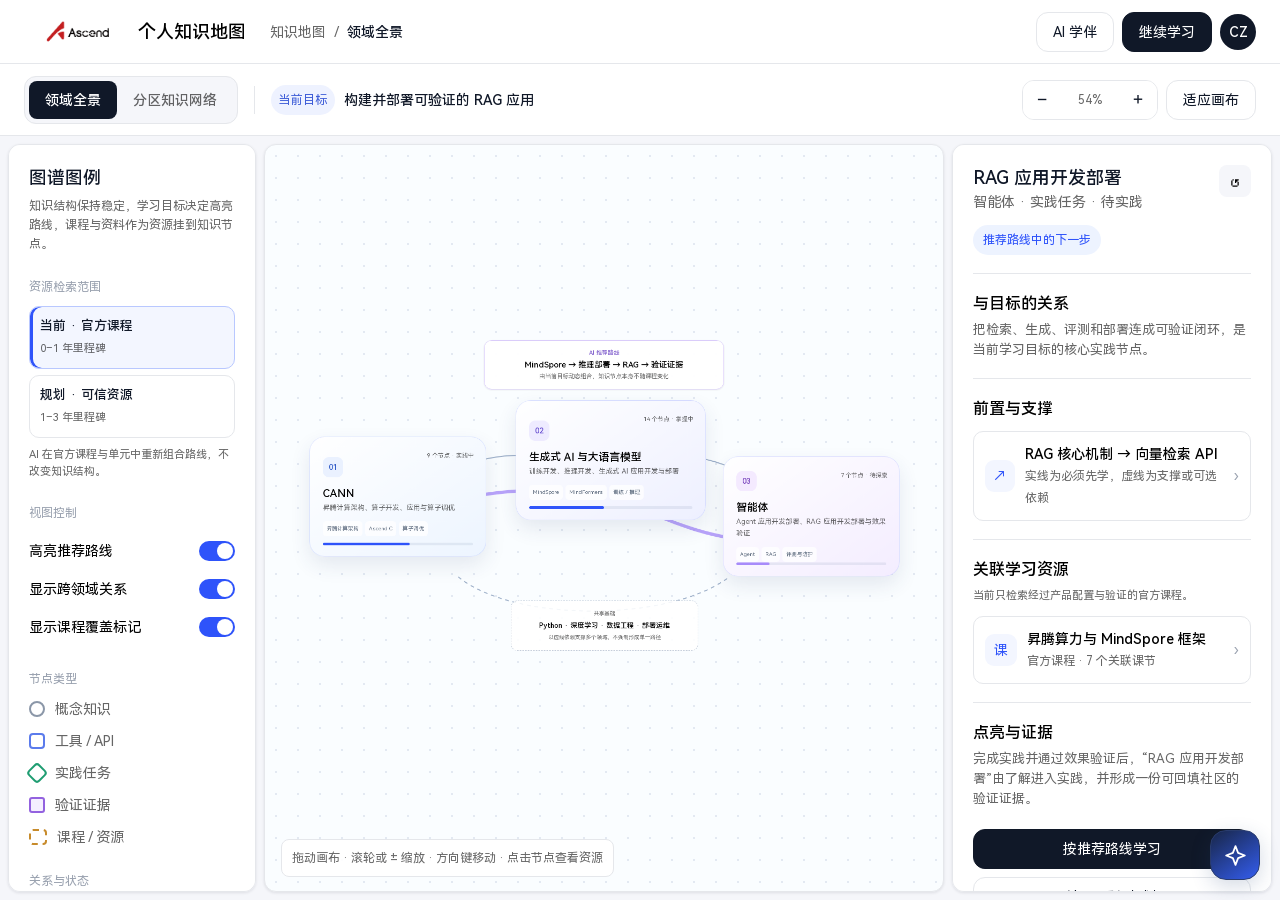
<file: knowledge-map.html>
<!doctype html>
<html lang="zh-CN">
<head>
  <meta charset="utf-8">
  <meta name="viewport" content="width=device-width,initial-scale=1">
  <title>个人知识地图 · Ascend Learn</title>
  <link rel="stylesheet" href="assets/css/knowledge-experience.css?v=3">
</head>
<body>
<a class="km-skip-link" href="#canvasShell">跳到知识地图</a>
<main class="km-app">
  <header class="km-topbar">
    <a class="km-brand" href="index.html"><img src="assets/images/figma-home/nav-logo.png" alt="Ascend"><span>个人知识地图</span></a>
    <nav class="km-breadcrumb" aria-label="当前位置"><span>知识地图</span><span>/</span><b id="mapCrumb">领域全景</b></nav>
    <div class="km-top-actions"><a class="km-btn" href="ai-companion.html">AI 学伴</a><a class="km-btn primary" href="course-preview.html?course=training">继续学习</a><span class="km-avatar" aria-label="用户 charlottezhuang97">CZ</span></div>
  </header>

  <section class="km-toolbar" aria-label="知识地图工具栏">
    <div class="km-view-tabs" role="tablist" aria-label="知识地图视图">
      <button type="button" role="tab" data-view="map" aria-selected="true">领域全景</button>
      <button type="button" role="tab" data-view="network" aria-selected="false">分区知识网络</button>
    </div>
    <span class="km-toolbar-divider"></span>
    <div class="km-goal-summary"><span>当前目标</span><b>构建并部署可验证的 RAG 应用</b></div>
    <div class="km-zoom"><button type="button" data-zoom="out" aria-label="缩小">−</button><output id="zoomValue">100%</output><button type="button" data-zoom="in" aria-label="放大">＋</button></div>
    <button class="km-btn fit" type="button" id="fitCanvas">适应画布</button>
  </section>

  <section class="km-workspace">
    <aside class="km-panel km-left">
      <h2>图谱图例</h2>
      <p class="km-panel-intro">知识结构保持稳定，学习目标决定高亮路线，课程与资料作为资源挂到知识节点。</p>

      <div class="km-section-label">资源检索范围</div>
      <div class="km-resource-scope" role="group" aria-label="资源检索范围">
        <button type="button" data-resource-scope="official" aria-pressed="true"><b>当前 · 官方课程</b><small>0–1 年里程碑</small></button>
        <button type="button" data-resource-scope="trusted" aria-pressed="false"><b>规划 · 可信资源</b><small>1–3 年里程碑</small></button>
      </div>
      <p class="km-scope-note" id="scopeNote">AI 在官方课程与单元中重新组合路线，不改变知识结构。</p>

      <div class="km-section-label">视图控制</div>
      <div class="km-switch"><span>高亮推荐路线</span><button type="button" data-layer="route" aria-pressed="true" aria-label="高亮推荐路线"></button></div>
      <div class="km-switch"><span>显示跨领域关系</span><button type="button" data-layer="cross" aria-pressed="true" aria-label="显示跨领域关系"></button></div>
      <div class="km-switch"><span>显示课程覆盖标记</span><button type="button" data-layer="resource" aria-pressed="true" aria-label="显示课程覆盖标记"></button></div>

      <div class="km-section-label">节点类型</div>
      <div class="km-legend km-type-legend">
        <span><i class="km-node-key concept"></i>概念知识</span>
        <span><i class="km-node-key tool"></i>工具 / API</span>
        <span><i class="km-node-key practice"></i>实践任务</span>
        <span><i class="km-node-key evidence"></i>验证证据</span>
        <span><i class="km-node-key resource"></i>课程 / 资源</span>
      </div>

      <div class="km-section-label">关系与状态</div>
      <div class="km-legend">
        <span><i class="km-line-key"></i>必须先学</span>
        <span><i class="km-line-key dash"></i>支撑 / 可选依赖</span>
        <span><i class="km-line-key recommend"></i>当前推荐路线</span>
        <span><i class="km-depth-key"><em></em><em></em><em></em><em></em></i>了解 · 掌握 · 实践 · 贡献</span>
      </div>
    </aside>

    <section class="km-canvas-shell" id="canvasShell" tabindex="0" aria-label="可拖拽和缩放的知识地图画布。也可使用方向键移动画布，加减号缩放。">
      <div class="km-canvas" id="knowledgeCanvas">
        <section class="km-view km-domain-overview" id="globalMap" aria-label="三大领域全景">
          <svg class="domain-connectors" viewBox="0 0 1180 720" aria-hidden="true">
            <path class="required" d="M214 322 C330 248 390 236 488 246"/>
            <path class="required" d="M652 246 C760 230 834 260 936 322"/>
            <path class="support" d="M318 470 C420 554 710 556 824 470"/>
            <path class="route" d="M190 358 C418 286 552 298 700 360 C838 416 910 410 992 362"/>
          </svg>
          <div class="km-route-callout"><span>AI 推荐路线</span><b>MindSpore → 推理部署 → RAG → 验证证据</b><small>由当前目标动态组合，知识节点本身不随课程变化</small></div>

          <article class="knowledge-domain cann">
            <button type="button" data-domain="CANN" aria-label="查看 CANN 领域知识网络">
              <span class="domain-index">01</span><span class="domain-state">9 个节点 · 实践中</span>
              <h3>CANN</h3><p>昇腾计算架构、算子开发、应用与算子调优</p>
              <div class="domain-tags"><span>昇腾计算架构</span><span>Ascend C</span><span>算子调优</span></div>
              <span class="domain-progress"><i style="width:58%"></i></span>
            </button>
          </article>
          <article class="knowledge-domain genai">
            <button type="button" data-domain="生成式 AI 与大语言模型" aria-label="查看生成式 AI 与大语言模型领域知识网络">
              <span class="domain-index">02</span><span class="domain-state">14 个节点 · 掌握中</span>
              <h3>生成式 AI 与大语言模型</h3><p>训练开发、推理开发、生成式 AI 应用开发与部署</p>
              <div class="domain-tags"><span>MindSpore</span><span>MindFormers</span><span>训练 / 推理</span></div>
              <span class="domain-progress"><i style="width:46%"></i></span>
            </button>
          </article>
          <article class="knowledge-domain agent">
            <button type="button" data-domain="智能体" aria-label="查看智能体领域知识网络">
              <span class="domain-index">03</span><span class="domain-state">7 个节点 · 待探索</span>
              <h3>智能体</h3><p>Agent 应用开发部署、RAG 应用开发部署与效果验证</p>
              <div class="domain-tags"><span>Agent</span><span>RAG</span><span>评测与防护</span></div>
              <span class="domain-progress"><i style="width:22%"></i></span>
            </button>
          </article>

          <div class="km-foundation">
            <span>共享基础</span><b>Python · 深度学习 · 数据工程 · 部署运维</b><small>以虚线依赖支撑多个领域，不强制形成单一路径</small>
          </div>
        </section>

        <section class="km-view km-network-view" id="networkMap" hidden aria-label="分区聚类知识网络">
          <div class="km-sr-only">
            <h2>当前推荐学习路线</h2>
            <ol><li>MindSpore 核心机制</li><li>MindFormers</li><li>推理开发部署</li><li>RAG 核心机制</li><li>RAG 应用开发部署</li><li>RAG 效果验证</li></ol>
            <p>实线表示必须先学，虚线表示支撑或可选依赖。课程和资料是附着在知识节点上的学习资源。</p>
          </div>
          <div class="base-network">
          <svg class="knowledge-network-svg" viewBox="0 0 1180 720" aria-hidden="true">
            <rect class="region cann" x="28" y="92" width="350" height="565" rx="26"/>
            <rect class="region genai" x="397" y="92" width="420" height="565" rx="26"/>
            <rect class="region agent" x="836" y="92" width="316" height="565" rx="26"/>
            <path class="edge required" d="M164 240V297M164 363V442M164 508V550M544 240V291M544 357V441M719 357V441M994 240V270M994 336V366M994 432V462M994 528V558"/>
            <path class="edge required" d="M238 475C350 475 378 207 470 207M618 324H645M719 357C694 402 653 474 618 474M618 474C744 474 790 303 920 303M618 474C670 500 690 532 719 550"/>
            <path class="edge support" d="M238 330C350 350 392 474 470 474M618 207C744 150 830 183 920 207M793 324C840 324 868 303 920 303"/>
            <path class="edge cross" d="M238 475C342 530 388 500 470 474M793 583C842 600 875 590 920 590"/>
            <path class="edge route" d="M544 240V291M544 357V441M618 474C744 474 790 303 920 303M994 336V366M994 432V462M994 528V558"/>
          </svg>

          <div class="km-network-goal"><span>目标路线</span><b>构建并部署可验证的 RAG 应用</b><small>6 个知识节点 · 2 个实践 · 1 份验证证据</small></div>
          <div class="graph-region-title cann"><span>01</span><div><b>CANN</b><small>算子开发 · 应用 / 算子调优</small></div></div>
          <div class="graph-region-title genai"><span>02</span><div><b>生成式 AI 与大语言模型</b><small>训练 · 推理 · 应用开发部署</small></div></div>
          <div class="graph-region-title agent"><span>03</span><div><b>智能体</b><small>Agent · RAG 开发部署</small></div></div>

          <button class="graph-node concept depth-mastered g-cann-1" data-node="昇腾计算架构" data-domain="CANN" data-type="概念知识" data-official-resources="1" data-trusted-resources="3" data-resource-label="课 1"><i></i><b>昇腾计算架构</b><small>掌握</small></button>
          <button class="graph-node tool depth-practiced g-cann-2" data-node="Ascend C" data-domain="CANN" data-type="工具 / API" data-official-resources="2" data-trusted-resources="5" data-resource-label="课 2"><i></i><b>Ascend C</b><small>实践</small></button>
          <button class="graph-node practice depth-practiced g-cann-3" data-node="算子调优" data-domain="CANN" data-type="实践任务" data-official-resources="2" data-trusted-resources="4" data-resource-label="课 2"><i></i><b>算子调优</b><small>实践</small></button>
          <button class="graph-node evidence depth-contributed g-cann-4" data-node="性能复现报告" data-domain="CANN" data-type="验证证据"><i></i><b>性能复现报告</b><small>贡献</small></button>

          <button class="graph-node concept depth-mastered route-node g-gen-1" data-node="MindSpore 核心机制" data-domain="生成式 AI 与大语言模型" data-type="概念知识" data-official-resources="2" data-trusted-resources="6" data-resource-label="课 2"><i></i><b>MindSpore 核心机制</b><small>掌握</small></button>
          <button class="graph-node tool depth-mastered route-node g-gen-2" data-node="MindFormers" data-domain="生成式 AI 与大语言模型" data-type="工具 / API" data-official-resources="3" data-trusted-resources="7" data-resource-label="课 3"><i></i><b>MindFormers</b><small>掌握</small></button>
          <button class="graph-node concept depth-learning g-gen-3" data-node="分布式训练" data-domain="生成式 AI 与大语言模型" data-type="概念知识" data-official-resources="2" data-trusted-resources="5" data-resource-label="课 2"><i></i><b>分布式训练</b><small>学习中</small></button>
          <button class="graph-node practice depth-learning route-node g-gen-4" data-node="推理开发部署" data-domain="生成式 AI 与大语言模型" data-type="实践任务" data-official-resources="3" data-trusted-resources="8" data-resource-label="课 3"><i></i><b>推理开发部署</b><small>学习中</small></button>
          <button class="graph-node practice depth-explored g-gen-5" data-node="生成式 AI 应用开发" data-domain="生成式 AI 与大语言模型" data-type="实践任务" data-official-resources="2" data-trusted-resources="6" data-resource-label="课 2"><i></i><b>生成式 AI 应用开发</b><small>了解</small></button>
          <button class="graph-node evidence depth-explored g-gen-6" data-node="部署验收记录" data-domain="生成式 AI 与大语言模型" data-type="验证证据"><i></i><b>部署验收记录</b><small>了解</small></button>

          <button class="graph-node concept depth-explored g-agent-1" data-node="Agent 任务编排" data-domain="智能体" data-type="概念知识" data-official-resources="1" data-trusted-resources="4" data-resource-label="课 1"><i></i><b>Agent 任务编排</b><small>了解</small></button>
          <button class="graph-node concept depth-learning route-node g-agent-2" data-node="RAG 核心机制" data-domain="智能体" data-type="概念知识" data-official-resources="2" data-trusted-resources="7" data-resource-label="课 2"><i></i><b>RAG 核心机制</b><small>学习中</small></button>
          <button class="graph-node tool depth-explored g-agent-3" data-node="向量检索 API" data-domain="智能体" data-type="工具 / API" data-official-resources="1" data-trusted-resources="5" data-resource-label="课 1"><i></i><b>向量检索 API</b><small>了解</small></button>
          <button class="graph-node practice depth-explored route-node g-agent-4" data-node="RAG 应用开发部署" data-domain="智能体" data-type="实践任务" data-official-resources="2" data-trusted-resources="8" data-resource-label="课 2"><i></i><b>RAG 应用开发部署</b><small>待实践</small></button>
          <button class="graph-node evidence depth-explored route-node g-agent-5" data-node="RAG 效果验证" data-domain="智能体" data-type="验证证据"><i></i><b>RAG 效果验证</b><small>待形成</small></button>
          </div>

          <section class="domain-drilldown cann-drilldown" aria-label="CANN 领域下钻">
            <div class="drill-main">
              <header class="drill-header"><div><span>领域下钻 · 01</span><h2>CANN</h2><p>从算子开发到应用与算子调优，选择适合当前任务的开发方向。</p></div><button type="button" id="backToOverview">返回领域全景</button></header>
              <svg class="drill-connectors" viewBox="0 0 820 500" aria-hidden="true"><path d="M236 208H300M520 208H584M236 378H300M520 378H584"/><path class="support" d="M140 242C140 330 140 330 140 344M680 242C680 330 680 330 680 344"/></svg>
              <div class="drill-grid">
                <button class="drill-card ascend" type="button" data-drill-node="Ascend C 算子开发" data-official-resources="6" data-trusted-resources="14"><span class="drill-index">01</span><span class="drill-resource">6 课节</span><h3>Ascend C 算子开发</h3><p>掌握 Tiling、核函数实现、编译调试与算子验证。</p><div><span>Tiling</span><span>核函数</span><span>调试验证</span></div></button>
                <button class="drill-card catlass" type="button" data-drill-node="CATLASS 算子开发" data-official-resources="4" data-trusted-resources="9"><span class="drill-index">02</span><span class="drill-resource">4 课节</span><h3>CATLASS 算子开发</h3><p>使用模板化组件组合矩阵计算与数据搬运能力。</p><div><span>模板库</span><span>Tensor 布局</span><span>算子组合</span></div></button>
                <button class="drill-card triton" type="button" data-drill-node="Triton 算子开发" data-official-resources="5" data-trusted-resources="12"><span class="drill-index">03</span><span class="drill-resource">5 课节</span><h3>Triton 算子开发</h3><p>从并行划分、内存访问到 NPU 迁移与性能验证。</p><div><span>Kernel</span><span>Block / Grid</span><span>NPU 迁移</span></div></button>
                <button class="drill-card mindstudio" type="button" data-drill-node="应用 / 算子调优（MindStudio）" data-official-resources="5" data-trusted-resources="11"><span class="drill-index">04</span><span class="drill-resource">5 课节</span><h3>应用 / 算子调优</h3><p>使用 MindStudio 完成 Profiling、热点定位与前后对比。</p><div><span>MindStudio</span><span>Profiling</span><span>热点定位</span></div></button>
              </div>
            </div>
            <aside class="drill-related" aria-label="其他关联领域">
              <span class="drill-related-label">关联领域</span>
              <button type="button" data-related-domain="生成式 AI 与大语言模型"><small>02</small><b>生成式 AI 与大语言模型</b><span>训练 · 推理 · 应用开发部署</span></button>
              <button type="button" data-related-domain="智能体"><small>03</small><b>智能体</b><span>Agent · RAG 开发部署</span></button>
              <p>当前下钻聚焦 CANN；关联领域仅保留上下文，不参与核心内容排布。</p>
            </aside>
          </section>

        </section>
      </div>
      <div class="km-canvas-hint">拖动画布 · 滚轮或 ± 缩放 · 方向键移动 · 点击节点查看资源</div>
    </section>

    <aside class="km-panel km-inspector" id="inspector">
      <div class="km-inspector-head"><div><h2 id="inspectorTitle">RAG 应用开发部署</h2><p id="inspectorMeta">智能体 · 实践任务 · 待实践</p></div><button type="button" aria-label="回到当前目标详情">↺</button></div>
      <span class="km-status" id="inspectorStatus">推荐路线中的下一步</span>
      <section class="km-info"><h3>与目标的关系</h3><p id="inspectorReason">把检索、生成、评测和部署连成可验证闭环，是当前学习目标的核心实践节点。</p></section>
      <section class="km-info"><h3>前置与支撑</h3><div class="km-resource"><i>↗</i><div><b id="currentNode">RAG 核心机制 → 向量检索 API</b><small>实线为必须先学，虚线为支撑或可选依赖</small></div><span>›</span></div></section>
      <section class="km-info"><h3>关联学习资源</h3><p class="km-resource-meta" id="resourceScopeMeta">当前只检索经过产品配置与验证的官方课程。</p><a class="km-resource" href="course-preview.html?course=training"><i>课</i><div><b id="primaryResourceTitle">昇腾算力与 MindSpore 框架</b><small id="primaryResourceMeta">官方课程 · 7 个关联课节</small></div><span>›</span></a><div class="km-resource external-resource"><i>验</i><div><b>可信社区 RAG 复现实验</b><small>来源、版本、复现、许可均通过验证</small></div><span>›</span></div></section>
      <section class="km-info"><h3>点亮与证据</h3><p id="evidenceCopy">完成实践并通过效果验证后，“RAG 应用开发部署”由了解进入实践，并形成一份可回填社区的验证证据。</p></section>
      <div class="km-inspector-actions"><a class="km-btn primary" href="course-preview.html?course=training">按推荐路线学习</a><a class="km-btn" href="ai-companion.html">让 AI 重新规划</a></div>
    </aside>
  </section>
</main>
<script src="assets/js/knowledge-map.js?v=3"></script>
<script src="assets/js/unified-companion.js?v=3"></script>
</body>
</html>
</file>
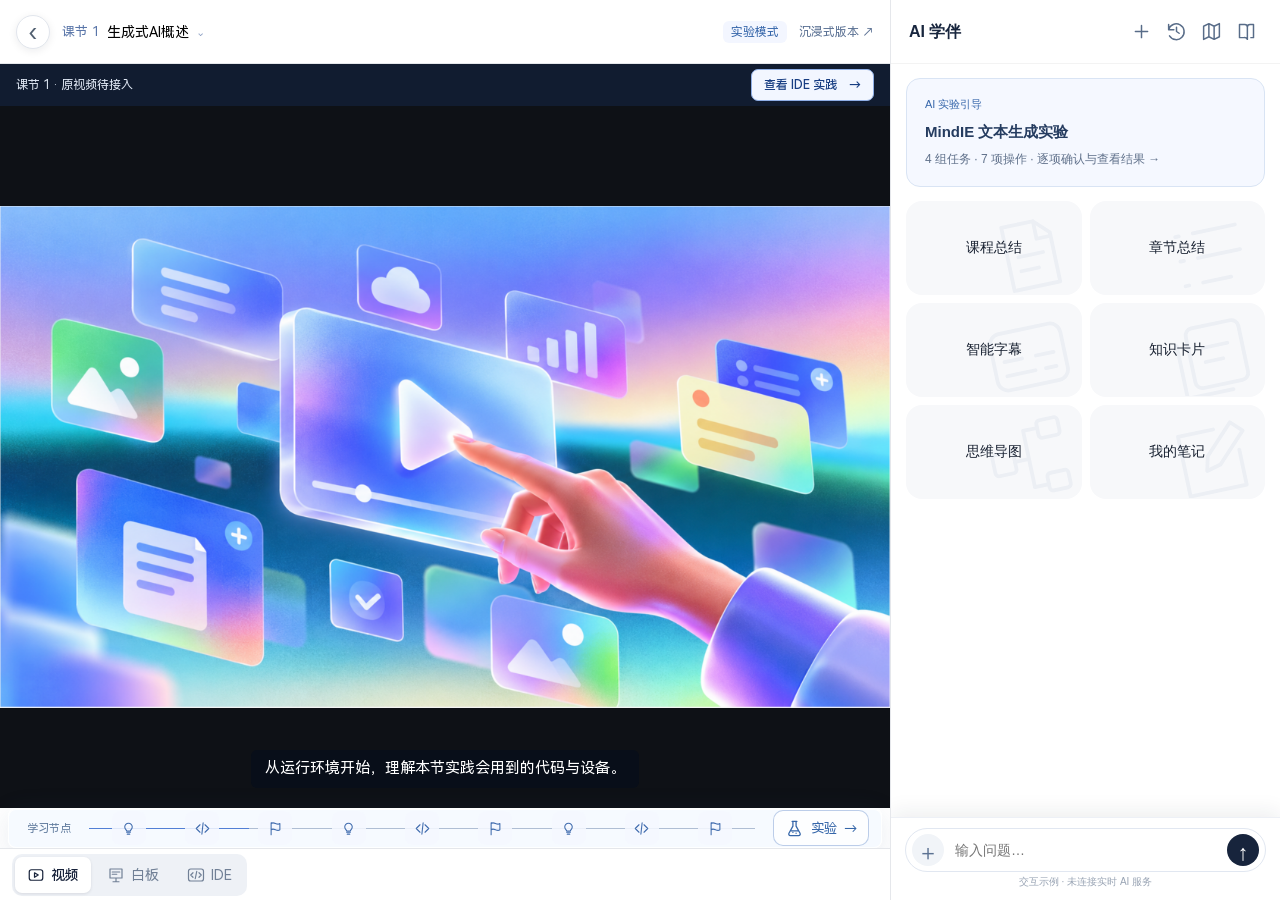
<file: learn-stepwise.html>
<!doctype html>
<html lang="zh-CN">
<head>
  <meta charset="utf-8">
  <meta name="viewport" content="width=device-width,initial-scale=1">
  <title>步骤式学习 · Ascend Learn Explore</title>
  <script>if(!new URLSearchParams(location.search).has('course')){const u=new URL(location.href);u.searchParams.set('course','mindie');history.replaceState(null,'',u);}</script>
  <link rel="stylesheet" href="assets/css/learning-room.css?v=canvas-keypoints-7">
  <link rel="stylesheet" href="assets/css/learning-high-fidelity.css?v=canvas-keypoints-7">
  <link rel="stylesheet" href="assets/css/video-learning.css?v=workspace-dock-2">
  <link rel="stylesheet" href="assets/css/video-teacher.css?v=lesson-first-2">
  <link rel="stylesheet" href="assets/css/learning-study-tools.css?v=resource-tabs-2">
  <link rel="stylesheet" href="assets/css/learning-directory.css?v=lesson-directory-1">
  <link rel="stylesheet" href="assets/css/mindie-learning-integration.css?v=top-left-points-2">
  <link rel="stylesheet" href="assets/css/mindie-ide-tools.css?v=terminal-sync-6">
  <link rel="stylesheet" href="assets/css/mindie-experiment-continuation.css?v=experiment-next-1">
  <link rel="stylesheet" href="assets/css/learning-fixed-1030.css?v=3">
  <link rel="stylesheet" href="assets/css/learning-results-1030.css?v=dark-code-2">
  <link rel="stylesheet" href="assets/css/learning-dialogue-1030.css?v=1">
  <link rel="stylesheet" href="assets/css/learning-timeline-1030.css?v=1">
  <link rel="stylesheet" href="assets/css/learning-reviews-1030.css?v=1">
  <link rel="stylesheet" href="assets/css/learning-version-switch.css?v=stepwise-version-1">
</head>
<body>
  <main class="learning-room" id="learningRoom" aria-label="沉浸式课程学习">
    <div class="room-topbar" aria-hidden="true"></div>
    <section class="board-area" aria-label="讲课区域">
      <header class="board-header">
        <a class="room-close" href="index.html" aria-label="关闭课程">×</a><a class="stepwise-version-link" href="learn.html?course=mindie&amp;mode=video" aria-label="切换到沉浸式学习版本">沉浸式版本</a>
        <button type="button" class="lesson-title lesson-directory-trigger" aria-controls="lessonDirectory" aria-expanded="false"><span>课节 1</span><strong id="lessonTitle">昇腾处理器的逻辑结构拆解</strong><span class="lesson-directory-chevron" aria-hidden="true">⌄</span></button>
        <div class="board-tools" aria-label="板书辅助功能">
          <nav class="learning-mode-tabs" aria-label="学习形式"><button type="button" class="active" data-view="board">白板</button><button type="button" data-view="video">视频</button></nav>
          <button type="button" aria-label="缩小板书">−</button><span class="zoom-value">100%</span><button type="button" aria-label="放大板书">＋</button>
          <button type="button" id="previousBoardPage" aria-label="上一页板书">‹</button><span class="page-value" id="boardPageValue" aria-live="polite">1 / 5</span><button type="button" id="nextBoardPage" aria-label="下一页板书">›</button>
          <button type="button" aria-label="下载板书">⇩</button><button type="button" aria-label="AI 学伴">✦</button><button type="button" id="toggleBoardSound" aria-label="声音：已开启，点击静音" aria-pressed="false" title="声音：已开启，点击静音"><svg width="18" height="18" viewBox="0 0 24 24" fill="none" stroke="currentColor" stroke-width="1.7" stroke-linecap="round" stroke-linejoin="round" aria-hidden="true"><path d="M11 5 6 9H3v6h3l5 4Z"/><g data-sound-waves><path d="M15 8a6 6 0 0 1 0 8M18 5a10 10 0 0 1 0 14"/></g><path data-sound-muted d="m16 9 6 6m0-6-6 6" hidden/></svg></button>
        </div>
      </header>
      <section class="whiteboard" id="whiteboard" aria-label="课程板书画布">
        <nav class="learning-anchor" aria-label="当前板书关联内容">
          <span><i aria-hidden="true"></i>板书 01 · 数据流</span>
          <button type="button" id="boardToVideo" data-time="03:20"><svg viewBox="0 0 24 24" aria-hidden="true"><path d="m9 7 7 5-7 5z"/><rect x="3" y="4" width="18" height="16" rx="3"/></svg>对应视频 03:20–05:45</button>
          <button type="button" id="openDocument"><svg viewBox="0 0 24 24" aria-hidden="true"><path d="M6 3h9l3 3v15H6zM9 10h6M9 14h6"/></svg>文档 §2.3</button>
        </nav>
        <section class="board-page board-page-one" data-board-page="1" aria-label="板书第 1 页：数据并行结构">
          <div class="board-page-copy">
            <div class="board-writing">
              <p class="board-kicker">知识点 01 · 数据拆分</p>
              <h1 id="boardHeading" aria-live="off">昇腾 AI 处理器架构与 Da Vinci 计算直觉</h1>
              <p id="boardDescription" aria-live="off">从计算任务如何在 NPU 中被拆解开始，理解训练与推理中的核心计算单元。</p>
            </div>
            <ol class="board-points" aria-label="课堂要点">
              <li class="active">CPU 与 NPU 的逻辑资源配比差异及异构计算协作模型</li>
              <li>昇腾处理器控制单元在多核任务分发中的调度机制</li>
              <li>存储分层架构与总线接口在缓存问题中的角色</li>
              <li>达芬奇架构计算组件的宏观功能定位</li>
            </ol>
          </div>
          <figure class="embedded-board-media board-image-card">
            <figcaption><span>课堂图解</span><strong>数据并行的完整结构</strong></figcaption>
            <div class="training-architecture" role="img" aria-label="数据批次拆分到四张 NPU，经过局部训练与 AllReduce 梯度同步后更新同一模型">
              <div class="data-batch"><b>训练数据</b><small>Batch 1024</small></div><span class="flow-arrow">→</span>
              <div class="device-grid"><div><b>NPU 0</b><small>0–255</small></div><div><b>NPU 1</b><small>256–511</small></div><div><b>NPU 2</b><small>512–767</small></div><div><b>NPU 3</b><small>768–1023</small></div></div>
              <span class="flow-arrow">→</span><div class="allreduce-node"><b>AllReduce</b><small>同步梯度</small></div>
            </div>
            <p>老师讲到数据拆分时同步出现：每张 NPU 保存完整模型，只处理不同数据切片。</p>
          </figure>
        </section>
        <section class="board-page board-page-two" data-board-page="2" aria-label="板书第 2 页：梯度同步过程" hidden>
          <div class="board-page-intro"><span>知识点 02 · 集合通信</span><h2>局部梯度为什么必须在更新前同步？</h2><p>各设备处理的数据不同，算出的局部梯度也不同。AllReduce 会汇总并平均 g₀–g₃，让每张 NPU 用同一份全局梯度更新模型。</p></div>
          <figure class="embedded-board-media board-gif-card">
            <figcaption><span>老师讲到同步过程时播放</span><strong>GIF · 一次梯度同步</strong><button type="button" id="toggleGradientMotion">暂停</button></figcaption>
            <div class="gradient-demo" id="gradientDemo" role="img" aria-label="四张 NPU 的局部梯度汇聚到 AllReduce 后再同步返回">
              <div class="gradient-device d1">NPU 0<i></i></div><div class="gradient-device d2">NPU 1<i></i></div><div class="gradient-device d3">NPU 2<i></i></div><div class="gradient-device d4">NPU 3<i></i></div><div class="gradient-center"><b>AllReduce</b><small>聚合 g₀…g₃</small></div>
            </div>
            <div class="gif-caption"><b>① 局部计算</b><span>各设备独立反向传播</span><b>② 集合通信</b><span>聚合并平均梯度</span><b>③ 一致更新</b><span>同步进入下一步</span></div>
          </figure>
        </section>
        <section class="board-page board-page-three" data-board-page="3" aria-label="板书第 3 页：知识总结" hidden>
          <div class="board-page-intro"><span>知识点 03 · 课堂总结</span><h2>从数据并行继续延伸到完整分布式训练</h2><p>当前课节解决了“数据怎么拆、梯度怎么合”。后续还要继续理解并行策略、通信开销、性能优化和训练稳定性。</p></div>
          <figure class="embedded-board-media board-map-card"><figcaption><span>课程总结</span><strong>思维导图 · 分布式训练知识结构</strong></figcaption>
            <div class="training-mindmap" aria-label="分布式训练思维导图"><div class="mind-root">分布式训练<small>扩展规模与吞吐</small></div><div class="mind-branch b1"><b>并行策略</b><span>数据并行</span><span>模型并行</span><span>流水线并行</span></div><div class="mind-branch b2"><b>通信机制</b><span>AllReduce</span><span>通信域</span><span>拓扑与带宽</span></div><div class="mind-branch b3"><b>性能优化</b><span>计算通信重叠</span><span>混合精度</span><span>梯度累积</span></div><div class="mind-branch b4"><b>稳定性</b><span>Loss 收敛</span><span>溢出检测</span><span>断点续训</span></div></div>
          </figure>
        </section>
        <section class="board-page board-page-four" data-board-page="4" aria-label="板书第 4 页：计算通信重叠" hidden>
          <div class="board-page-intro"><span>知识点 04 · 性能优化</span><h2>为什么计算通信重叠可以缩短一步训练时间？</h2><p>反向传播按层产生梯度。让已经就绪的梯度先进入通信，而后续层继续计算，可以减少纯等待区间。</p></div>
          <figure class="embedded-board-media board-overlap-card"><figcaption><span>板书图解</span><strong>计算与 AllReduce 的时间重叠</strong></figcaption>
            <div class="overlap-timeline" role="img" aria-label="串行执行与计算通信重叠的时间线对比"><div class="timeline-label">串行</div><div class="timeline-track"><span class="compute wide">反向计算</span><span class="communication">AllReduce</span><span class="idle">等待</span></div><div class="timeline-label">重叠</div><div class="timeline-track overlap"><span class="compute">反向层 3</span><span class="communication shift-one">同步层 3</span><span class="compute shift-two">反向层 2</span><span class="communication shift-three">同步层 2</span></div></div>
            <p>先识别通信等待，再调整梯度桶大小；吞吐提升必须同时检查 Loss 与显存变化。</p>
          </figure>
        </section>
        <section class="board-page board-page-five" data-board-page="5" aria-label="板书第 5 页：训练验收" hidden>
          <div class="board-page-intro"><span>知识点 05 · 课堂收束</span><h2>用四组证据判断分布式训练是否真正有效</h2><p>设备数增加并不等于训练有效。需要同时保留正确性、性能、稳定性和可复现性证据。</p></div>
          <figure class="embedded-board-media board-evidence-card"><figcaption><span>检查清单</span><strong>一次可验证训练的证据包</strong></figcaption>
            <div class="evidence-grid"><article><span>01</span><b>正确性</b><p>Loss 曲线与单卡基线一致</p></article><article><span>02</span><b>性能</b><p>吞吐提升与扩展效率达标</p></article><article><span>03</span><b>稳定性</b><p>无溢出、通信超时与异常退出</p></article><article><span>04</span><b>可复现</b><p>版本、配置、日志与脚本完整</p></article></div>
            <p>完成这四项检查后，再把代码、日志和指标整理成可复用的实践记录。</p>
          </figure>
        </section>
        <div class="selection-tip" id="selectionTip" hidden><button type="button" id="addNote">＋ 加入我的笔记</button></div>
        <div class="board-subtitle" id="boardSubtitle" aria-live="off">这一节我们先建立直觉：模型计算会被拆分成不同类型的任务，再由对应的计算单元协同完成。</div>
      </section>
      <aside class="reference-drawer" id="referenceDrawer" aria-label="关联资料" aria-hidden="true">
        <header><div><span>关联资料</span><strong>板书 01 · 数据流</strong></div><button type="button" id="closeDocument" aria-label="关闭关联资料">×</button></header>
        <section class="reference-section"><span class="reference-eyebrow">官方文档</span><h2>Ascend C 编程指南</h2><p>§2.3 数据搬运：理解输入搬运、向量计算和结果写回的职责边界。</p><blockquote>搬运流程应明确输入位置、计算目标以及写回长度，避免输出参数与结果空间不一致。</blockquote><a href="https://www.hiascend.com/document" target="_blank" rel="noreferrer">打开官方原文 ↗</a></section>
        <section class="reference-section"><span class="reference-eyebrow">视频对应位置</span><h2>板书内容在视频中的位置</h2><button type="button" class="reference-timeline" data-seek="03:20"><b>03:20</b><span>输入搬运</span></button><button type="button" class="reference-timeline" data-seek="04:10"><b>04:10</b><span>向量计算</span></button><button type="button" class="reference-timeline" data-seek="05:05"><b>05:05</b><span>结果写回</span></button></section>
        <p class="reference-note">切换媒体后会保留板书页码、字幕位置和当前代码。</p>
      </aside>
      <aside class="lesson-outline" id="lessonOutline" aria-label="本节大纲" aria-hidden="true" hidden>
        <header><div><span>课程 · 讲次 1</span><strong>本节大纲</strong></div><button type="button" id="closeLessonOutline" aria-label="关闭本节大纲">×</button></header>
        <nav class="canvas-keypoints outline-keypoints" aria-label="本节课程要点">
          <span class="canvas-keypoints-label">课程要点</span>
          <ol>
            <li><button type="button" data-board-jump="0"><span>01</span><b>数据如何拆分</b><small>同一模型，不同数据切片</small></button></li>
            <li><button type="button" data-board-jump="1"><span>02</span><b>梯度为何同步</b><small>AllReduce 保证参数一致</small></button></li>
            <li><button type="button" data-board-jump="2"><span>03</span><b>知识如何串联</b><small>并行、通信、调优和稳定性</small></button></li>
            <li><button type="button" data-board-jump="3"><span>04</span><b>怎样减少等待</b><small>计算通信重叠提升吞吐</small></button></li>
            <li><button type="button" data-board-jump="4"><span>05</span><b>如何完成验收</b><small>保留四类可验证证据</small></button></li>
          </ol>
        </nav>
      </aside>
      <footer class="board-footer"><button type="button" id="toggleLessonOutline" aria-expanded="false" aria-controls="lessonOutline" hidden>☷ 本节大纲</button><span>长按画布中的文字，可加入我的笔记</span></footer>
    </section>
    <aside class="companion" aria-label="本节课学习辅助">
      <header><strong>AI 学伴</strong><button type="button" aria-label="收起辅助面板">×</button></header>
      <nav class="companion-tabs" aria-label="AI 学伴与课程资源"><button type="button" class="active" data-tab="chat">对话</button><button type="button" data-tab="resources">课程资源</button></nav>
      <section class="companion-content" id="chatPanel">
        <p class="companion-label">✎ 课程开篇</p>
        <p>你好，欢迎来到这一课。今天我们会理解昇腾处理器如何组织计算任务，并建立 NPU 与 CPU 协作的基本直觉。</p>
        <p>有不理解的概念，随时问我；也可以在画布上长按选词，把内容加入笔记。</p>
      </section>
      <section class="board-course-resources" id="boardCourseResources" aria-label="课程资源" hidden></section>
      <section class="companion-content" id="notesPanel" hidden><span id="noteCount" hidden>0</span><p class="empty-note">长按并选中板书文字后，笔记会保存在这里。</p></section>
      <form class="companion-input" id="companionForm"><button type="button" aria-label="添加资料">＋</button><input aria-label="向 AI 学伴提问" placeholder="输入问题…"><button type="submit" aria-label="发送问题">↑</button></form>
    </aside>
  </main>
  <main class="video-workspace teacher-mode" id="videoWorkspace" aria-label="视频学习工作台" hidden>
    <section class="video-dock" id="videoDock" aria-label="视频和 IDE 核心工作区，附带可移动辅助面板">
      <button type="button" class="teacher-backdrop-target" id="enterIdeFromBackdrop" aria-label="切换到 IDE 实践视角"></button>
      <section class="video-column" aria-label="老师讲解视频">
        <div class="video-player">
          <div class="video-meta"><span>课节 1 · <span id="videoCurrentTime">00:00 / 18:40</span></span><button type="button" class="enter-ide-practice" id="enterIdePractice">查看 IDE 实践 <span aria-hidden="true">→</span></button></div>
          <div class="video-stage"><img src="assets/images/video-teacher-cover.png" alt="课程视频封面：悬浮的多媒体卡片与点击播放的手势"><button type="button" id="teacherPlay" aria-label="播放老师讲解视频"></button><p class="teacher-subtitle">从运行环境开始，理解本节实践会用到的代码与设备。</p></div>
        </div>
      </section>
      <div class="dock-resizer" data-resize="video" role="separator" aria-label="调整视频与 IDE 的宽度；可用左右方向键" aria-orientation="vertical" tabindex="0"></div>
      <section class="video-ide dock-card fixed-workspace" id="videoIde" aria-label="固定 IDE 实践区">
        <header class="ide-toolbar">
          <div class="ide-lesson-nav"><a class="ide-course-exit" href="index.html" aria-label="退出课程" title="退出课程">×</a><button type="button" class="ide-lesson-title lesson-directory-trigger" aria-controls="lessonDirectory" aria-expanded="false"><span>课节 1</span><strong id="videoLessonTitle">昇腾处理器的逻辑结构拆解</strong><span class="lesson-directory-chevron" aria-hidden="true">⌄</span></button><button type="button" class="back-to-teacher" id="backToTeacher" hidden>← 回到讲解</button></div>
          <div class="ide-environment"><span class="ide-brand" aria-hidden="true">H</span><div><strong>HiDevLab 在线环境</strong><small><i></i> Ascend 910B · CANN 8.0 · 已连接</small></div></div>
          <div class="ide-actions"><nav class="learning-mode-tabs" aria-label="学习形式"><button type="button" data-view="board">白板</button><button type="button" class="active" data-view="video">视频</button></nav><button type="button" class="ide-assist-trigger" id="openIdeAssist" aria-controls="ideAssistPanel" aria-expanded="false">✦ AI 学伴</button><button type="button" class="primary" id="runCode">▶ 运行</button><button type="button" class="ide-stop">■ 停止</button><button type="button" class="ide-save">保存</button><details class="ide-more-tools"><summary aria-label="更多课程工具" title="更多课程工具">⋯</summary><div class="ide-tools-menu"><button type="button" class="video-tool" aria-label="视频播放速度">播放速度 <span>1.0×</span></button><button type="button" class="video-tool" aria-label="下载本节资料">⇩ 下载本节资料</button><button type="button" class="video-tool" aria-label="学习设置">⚙ 学习设置</button><button type="button" id="resetWorkspaceLayout">↺ 恢复默认布局</button></div></details></div>
        </header>
        <div class="ide-body">
          <aside class="ide-explorer"><header><span>资源管理器</span><button type="button" aria-label="更多资源管理器操作">…</button></header><strong class="folder open">⌄ TRAINING-LAB</strong><strong class="folder">› scripts</strong><strong class="folder open">⌄ src</strong><strong class="folder nested">› ascendc</strong><button type="button" class="ide-file active" data-ide-file="data_parallel.py">PY data_parallel.py</button><button type="button" class="ide-file" data-ide-file="gradient_sync.py">PY gradient_sync.py</button><div class="ide-file-row"><button type="button" class="ide-file" data-ide-file="check_env.py">PY check_env.py</button><button type="button" class="file-video-jump" id="fileVideoJump" aria-label="查看 check_env.py 对应视频：08 分 24 秒" aria-describedby="fileVideoTooltip"><svg viewBox="0 0 20 20" aria-hidden="true"><rect x="2" y="4" width="16" height="12" rx="2"/><path d="m8 7 5 3-5 3z"/></svg></button><span class="file-video-tooltip" id="fileVideoTooltip" role="tooltip">视频：08 分 24 秒</span></div><button type="button" class="ide-file" data-ide-file="README.md">MD README.md</button></aside>
          <section class="ide-editor-area"><div class="ide-tabs" role="tablist" aria-label="打开的文件"><button type="button" role="tab" aria-selected="true" class="active" data-ide-file="data_parallel.py">PY&nbsp; data_parallel.py</button><button type="button" role="tab" aria-selected="false" data-ide-file="gradient_sync.py">PY&nbsp; gradient_sync.py</button><button type="button" role="tab" aria-selected="false" data-ide-file="check_env.py">PY&nbsp; check_env.py</button><button type="button" role="tab" aria-selected="false" data-ide-file="README.md">MD&nbsp; README.md</button></div><div class="ide-editor-shell"><div class="ide-gutter" id="ideGutter" aria-hidden="true"></div><div class="ide-code-surface"><div class="ide-line-highlight" id="ideLineHighlight" aria-hidden="true"></div><textarea id="ideEditor" spellcheck="false" aria-label="当前文件代码编辑器" aria-describedby="ideOutput"></textarea></div></div><div class="ide-output" id="ideOutput"><nav aria-label="IDE 底部面板"><button type="button">问题</button><button type="button" class="active">输出</button><button type="button">调试控制台</button><button type="button">终端</button></nav><small>尚未运行代码。</small></div></section>
        </div>
        <aside class="ide-assist-panel" id="ideAssistPanel" aria-label="AI 学伴" hidden>
          <header class="ide-assist-head"><div><small>AI COMPANION</small><strong>AI 学伴</strong></div><button type="button" id="closeIdeAssist" aria-label="关闭 AI 学伴">×</button></header>
          <nav class="ide-assist-tabs" aria-label="AI 学伴与课程资源"><button type="button" class="active" data-ide-assist-tab="ai" aria-selected="true">对话</button><button type="button" data-ide-assist-tab="resources" aria-selected="false">课程资源</button></nav>
          <div class="ide-assist-ai" id="ideAssistAi"><div class="ide-assist-context"><span>当前讲解 · <b id="ideAssistTime">03:20</b></span><strong id="ideAssistTopic">数据并行：按 rank 拆分批次</strong><small id="ideAssistFile">data_parallel.py · 第 14 行</small></div><div class="ide-assist-messages" id="ideAssistMessages" aria-live="polite"><div class="ide-assist-message assistant"><span>AI 学伴</span><p>这一行用 <code>DistributedSampler</code> 为每张 NPU 分配不同的数据切片。模型仍是完整副本，变化的是各设备读到的样本。</p></div></div><div class="ide-assist-suggestions"><button type="button" data-assist-question="为什么每张 NPU 需要不同的数据？">为什么要拆分数据？</button><button type="button" data-assist-question="AllReduce 为什么要除以设备数量？">解释梯度平均</button></div><form class="ide-assist-form" id="ideAssistForm"><input id="ideAssistInput" aria-label="向 AI 学伴提问" placeholder="问问当前代码或视频节点…"><button type="submit" aria-label="发送问题">↑</button></form></div>
          <div class="ide-assist-resources" id="ideAssistResources" hidden><p>与当前课节关联的四类资料</p><button type="button" data-assist-resource="errors"><span>!</span><strong>常见错误码</strong><small>定位运行失败的原因</small></button><button type="button" data-assist-resource="quiz"><span>?</span><strong>随堂测试</strong><small>检验拆分与同步的理解</small></button><button type="button" data-assist-resource="docs"><span>▤</span><strong>相关文档</strong><small>继续查阅本节学习资料</small></button><button type="button" data-assist-resource="notes"><span>✎</span><strong>笔记 <b data-resource-note-count>0</b></strong><small>记录想法，回看白板摘录</small></button></div>
        </aside>
        <footer class="ide-statusbar"><span>main*</span><span>0 错误　0 警告</span><span>Python 3.11　UTF-8　Ascend NPU</span></footer>
        <div class="ide-mini-video" id="ideMiniVideo" aria-label="可拖动的悬浮讲解视频" hidden><button type="button" class="mini-video-drag-handle" id="miniVideoDragHandle" aria-label="移动悬浮视频；可拖拽或使用方向键" title="拖动视频 · 方向键也可移动"><span aria-hidden="true"></span></button><button type="button" class="mini-video-close" id="closeMiniVideo" aria-label="关闭悬浮视频">×</button><button type="button" class="mini-video-poster" id="miniVideoPlay" aria-label="播放悬浮讲解视频"><img src="assets/images/video-teacher-cover.png" alt="课程视频封面"></button><div class="mini-video-caption"><span id="miniVideoTime">08:24</span><span>先检查运行环境，再确认设备是否可用。</span></div></div>
      </section>
      <div class="ide-live-subtitle" id="ideLiveSubtitle">这一段我们先检查运行环境，再确认设备是否可用。</div>

      <section class="workspace-dock-zone dock-zone-left" data-dock-zone="left" aria-label="左侧辅助面板停靠区">
        <header class="dock-zone-title"><span>学习辅助</span><small>可拖拽面板到另一侧</small></header>
        <div class="dock-zone-content">
          <section class="video-code-panel dock-card movable-panel" data-panel-id="code" aria-label="随视频联动的代码片段">
            <header class="tool-panel-head" draggable="true" data-drag-handle tabindex="0" aria-label="拖动视频中的代码面板"><div><span class="drag-grip" aria-hidden="true">⠿</span><strong>视频中的代码</strong><span id="codePanelTime">08:24</span></div><button type="button" data-move-panel aria-label="将视频中的代码移到右侧辅助区">移到右侧</button></header>
            <p class="code-panel-lead">点击时间点定位视频；当前讲解：确认 CANN 与设备环境。</p>
            <div class="code-card-grid">
              <article class="video-code-card selected" data-code="import acl&#10;&#10;ret = acl.init()&#10;assert ret == 0, 'ACL init failed'&#10;&#10;ret = acl.rt.set_device(0)&#10;print(acl.rt.get_version())"><div><span>08:24</span><strong>检查 CANN 环境</strong></div><pre>import acl&#10;&#10;ret = acl.init()&#10;assert ret == 0, 'ACL init failed'</pre><footer><button type="button" data-action="copy">复制</button><button type="button" data-action="explain">AI 解读</button><button type="button" data-action="insert">置入 IDE</button></footer><p class="code-explanation" hidden>初始化 ACL 后再选择设备，可确保后续计算任务在正确的昇腾运行环境中执行。</p></article>
              <article class="video-code-card" data-code="device_count = acl.rt.get_device_count()&#10;print(f'发现 {device_count} 个设备')"><div><span>10:12</span><strong>确认可用设备</strong></div><pre>device_count = acl.rt.get_device_count()&#10;print(device_count)</pre><footer><button type="button" data-action="copy">复制</button><button type="button" data-action="explain">AI 解读</button><button type="button" data-action="insert">置入 IDE</button></footer><p class="code-explanation" hidden>用设备数量确认运行时能否识别当前环境中的 NPU。</p></article>
              <article class="video-code-card" data-code="acl.rt.reset_device(0)&#10;acl.finalize()"><div><span>15:36</span><strong>释放运行资源</strong></div><pre>acl.rt.reset_device(0)&#10;acl.finalize()</pre><footer><button type="button" data-action="copy">复制</button><button type="button" data-action="explain">AI 解读</button><button type="button" data-action="insert">置入 IDE</button></footer><p class="code-explanation" hidden>任务结束后释放设备和运行时，避免资源被后续任务占用。</p></article>
            </div>
          </section>
        </div>
      </section>

      <section class="workspace-dock-zone dock-zone-right" data-dock-zone="right" aria-label="右侧辅助面板停靠区">
        <header class="dock-zone-title"><span>课程与任务</span><small>可拖拽面板到另一侧</small></header>
        <div class="dock-zone-content">
          <section class="resource-tool-panel dock-card movable-panel" data-panel-id="resources" aria-label="课程资源面板">
            <header class="tool-panel-head" draggable="true" data-drag-handle tabindex="0" aria-label="拖动课程资源面板"><div><span class="drag-grip" aria-hidden="true">⠿</span><strong>课程资源</strong></div><button type="button" data-move-panel aria-label="将课程资源移到左侧辅助区">移到左侧</button></header>
            <nav class="video-resource-tabs" aria-label="视频辅助内容"><button type="button" class="active" data-resource="examples">代码全览 <span>3</span></button><button type="button" data-resource="errors">常见错误码 <span>5</span></button><button type="button" data-resource="quiz">随堂测试 <span>3</span></button><button type="button" data-resource="docs">相关文档 <span>3</span></button></nav>
            <section class="video-resource-content" id="videoResourceContent"><strong>代码全览</strong><p>按视频章节查看本节的环境检查、设备初始化与版本确认代码。</p></section>
          </section>
          <section class="task-tool-panel dock-card movable-panel" data-panel-id="task" aria-label="当前任务与 AI 学伴面板">
            <header class="tool-panel-head" draggable="true" data-drag-handle tabindex="0" aria-label="拖动当前任务与 AI 学伴面板"><div><span class="drag-grip" aria-hidden="true">⠿</span><strong>当前任务与 AI 学伴</strong></div><button type="button" data-move-panel aria-label="将当前任务与 AI 学伴移到左侧辅助区">移到左侧</button></header>
            <div class="task-panel-content"><div><span>本节任务</span><strong>完成环境检查并识别可用 NPU</strong><small>运行 check_env.py，保留版本与设备数量。</small></div><button type="button" id="openWorkspaceCompanion">问问 AI 学伴</button></div>
          </section>
        </div>
      </section>
      <div class="teacher-timeline" aria-label="课程播放进度与学习节点">
        <span class="timeline-time" id="timelineCurrentTime">00:00</span>
        <div class="teacher-timeline-track"><span class="video-played" id="videoPlayed"></span><button type="button" class="timeline-marker key" data-seek="03:20" aria-label="重点：03:20 拆分 mini-batch" title="重点 · 03:20 拆分 mini-batch"><svg viewBox="0 0 20 20" aria-hidden="true"><path d="M7 15h6M8 18h4M10 2a5 5 0 0 0-3 9c.8.6 1 1.5 1 2h4c0-.5.2-1.4 1-2a5 5 0 0 0-3-9Z"/></svg></button><button type="button" class="timeline-marker code" data-seek="05:05" aria-label="代码：05:05 同步局部梯度" title="代码 · 05:05 同步局部梯度"><svg viewBox="0 0 20 20" aria-hidden="true"><path d="m7 5-5 5 5 5m6-10 5 5-5 5m-2-12-2 14"/></svg></button><button type="button" class="timeline-marker practice" data-seek="08:24" aria-label="实践：08:24 环境检查" title="实践 · 08:24 环境检查"><svg viewBox="0 0 20 20" aria-hidden="true"><path d="M4 18V3m0 1c3-2 5 2 8 0v9c-3 2-5-2-8 0"/></svg></button></div>
        <span class="timeline-duration">18:40</span>
      </div>
    </section>
    <aside class="ai-fix-panel" id="aiFixPanel" aria-label="AI 修复建议" aria-hidden="true">
      <header><div><span>AI 学伴</span><strong>建议修复 E-DEMO-102</strong></div><button type="button" id="closeFixPanel" aria-label="关闭修复建议">×</button></header>
      <div class="fix-context">已带入：check_env.py 第 8 行、演示错误码 E-DEMO-102、视频 05:05</div>
      <section><span class="fix-eyebrow">原因判断</span><h2>结果写回缺少长度参数</h2><p>当前调用没有告诉运行时需要写回多少结果，可能导致输出空间与写回范围不一致。</p></section>
      <section><span class="fix-eyebrow">建议修改</span><div class="code-diff"><code class="removed">− CopyOut()</code><code class="added">+ CopyOut(output, result_length)</code></div></section>
      <section><span class="fix-eyebrow">依据</span><a href="#" data-fix-source="docs">官方编程指南 §2.3 · 数据搬运</a><a href="#" data-fix-source="board">当前课程板书 01 · 结果写回</a><a href="#" data-fix-source="video">视频 05:05 · CopyOut 参数说明</a></section>
      <p class="fix-caution">应用只修改当前文件，不会自动运行。应用后需要重新验证。</p>
      <footer><button type="button" id="copyFix">仅复制</button><button type="button" class="primary" id="applyFix">确认并应用</button></footer>
    </aside>
    <div class="ai-fix-nudge" id="aiFixNudge" role="status" hidden><div><span>AI 学伴</span><strong>检测到 E-DEMO-102</strong><p>我可以解释原因并生成修复建议，应用前由你确认。</p></div><button type="button" id="dismissFixNudge" aria-label="稍后处理">×</button><button type="button" id="showFixPanel">查看修复建议</button></div>
    <div class="learning-toast" id="learningToast" role="status" aria-live="polite" hidden></div>
  </main>
  <section class="mode-overlay" id="modeOverlay" role="dialog" aria-modal="true" aria-labelledby="modeTitle">
    <div class="mode-card">
      <h2 id="modeTitle">你想以什么形式学习这一课？</h2>
      <p>《<span id="courseName">昇腾学习课程</span>》支持视频与白板两种学习形式，之后可随时切换。</p>
      <div class="mode-options" role="radiogroup" aria-label="选择学习形式">
        <button type="button" class="mode-option selected" role="radio" aria-checked="true" data-mode="board"><span aria-hidden="true">✎</span><strong>白板学习</strong><small>跟随板书与字幕推进，可将选词加入笔记。</small></button>
        <button type="button" class="mode-option" role="radio" aria-checked="false" data-mode="video"><span aria-hidden="true">▶</span><strong>视频学习</strong><small>结合讲解视频、代码节点与字幕学习。</small></button>
      </div>
      <button type="button" class="enter-learning" id="enterLearning">进入白板学习</button>
    </div>
  </section>
  <script src="assets/js/course-preview.js?v=shared-catalog-1"></script>
  <script src="assets/js/mindie-lab-content.js?v=1"></script>
  <script src="assets/js/learning-room.js?v=header-sound-1"></script>
  <script src="assets/js/learning-directory.js?v=mindie-integration-1"></script>
  <script src="assets/js/mindie-learning-integration-stepwise.js?v=stacked-points-1"></script>
  <script src="assets/js/mindie-ide-tools-stepwise.js?v=terminal-sync-6"></script>
  <script src="assets/js/learning-study-tools.js?v=unified-companion-1"></script>
  <script src="assets/js/unified-companion-stepwise.js?v=stepwise-version-2"></script>
  <script src="assets/js/mindie-environment-preview.js?v=code-advice-6"></script>
  <script src="assets/js/mindie-inference-preview-stepwise.js?v=guided-goal-6"></script>
  <script src="assets/js/mindie-development-assist-stepwise.js?v=selection-actions-6"></script>
  <script src="assets/js/learning-fixed-1030.js?v=stepwise-version-1"></script>
  <script src="assets/js/mindie-guide-content.js?v=compact-preparation-6"></script>
  <script src="assets/js/mindie-guided-learning-stepwise.js?v=stepwise-version-2"></script>
  <script src="assets/js/learning-timeline-1030.js?v=reviews-floor-2"></script>
  <script src="assets/js/learning-reviews-1030.js?v=1"></script>
</body>
</html>
</file>
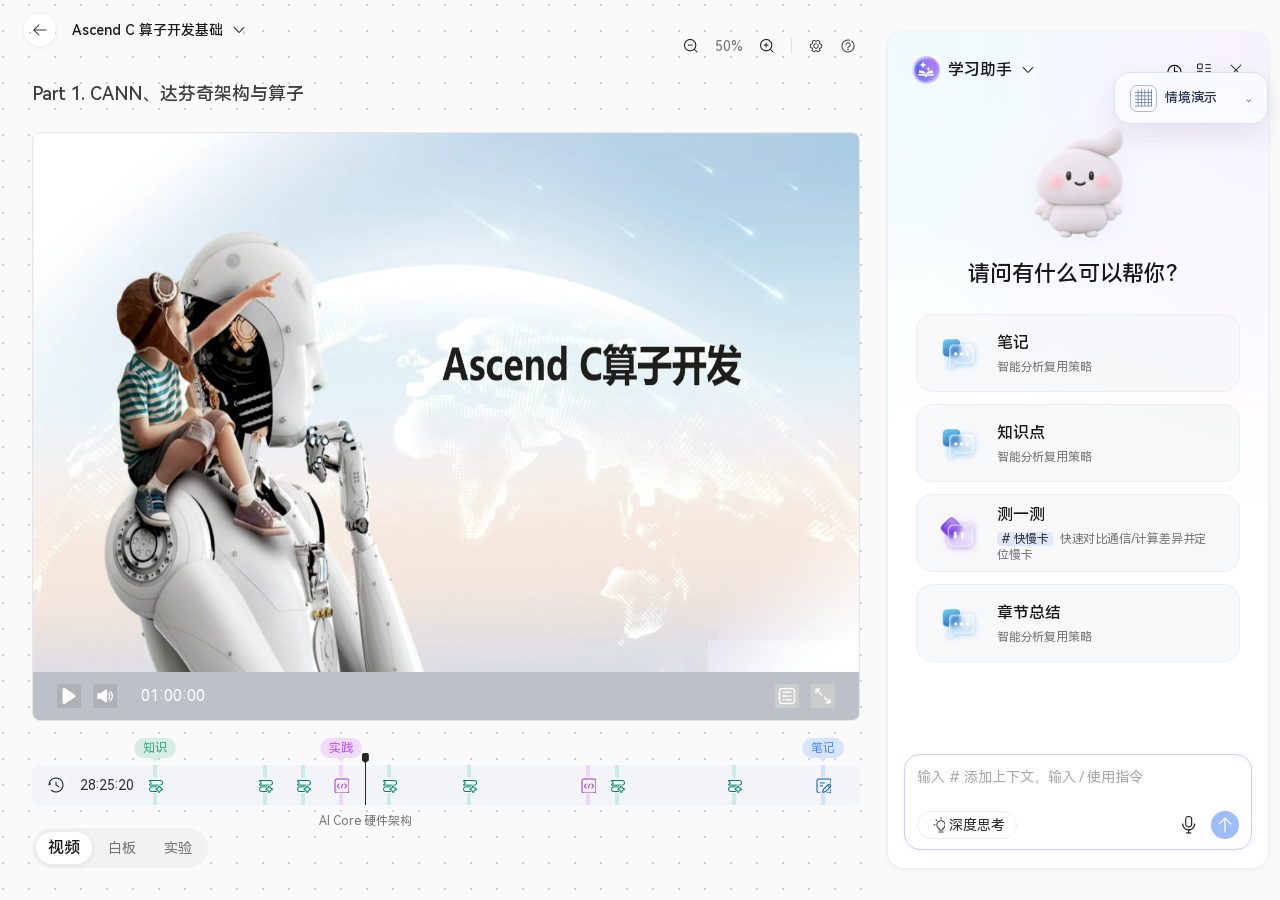
<file: learn.html>
<!doctype html>
<html lang="zh-CN" class="immersive-booting">
<head>
  <meta charset="utf-8">
  <meta name="viewport" content="width=device-width,initial-scale=1">
  <title>沉浸式学习 · Ascend Developer</title>
  <link rel="stylesheet" href="assets/css/learning-room.css?v=canvas-keypoints-7">
  <link rel="stylesheet" href="assets/css/learning-high-fidelity.css?v=canvas-keypoints-7">
  <link rel="stylesheet" href="assets/css/video-learning.css?v=workspace-dock-2">
  <link rel="stylesheet" href="assets/css/video-teacher.css?v=lesson-first-2">
  <link rel="stylesheet" href="assets/css/learning-study-tools.css?v=resource-tabs-2">
  <link rel="stylesheet" href="assets/css/learning-directory.css?v=lesson-directory-1">
  <link rel="stylesheet" href="assets/css/mindie-learning-integration.css?v=top-left-points-2">
  <link rel="stylesheet" href="assets/css/mindie-ide-tools.css?v=terminal-sync-6">
  <link rel="stylesheet" href="assets/css/mindie-experiment-continuation.css?v=experiment-next-1">
  <link rel="stylesheet" href="assets/css/learning-fixed-1030.css?v=4">
  <link rel="stylesheet" href="assets/css/learning-results-1030.css?v=dark-code-2">
  <link rel="stylesheet" href="assets/css/learning-dialogue-1030.css?v=1">
  <link rel="stylesheet" href="assets/css/learning-timeline-1030.css?v=1">
  <link rel="stylesheet" href="assets/css/learning-reviews-1030.css?v=1">
  <link rel="stylesheet" href="assets/css/learning-version-switch.css?v=stepwise-version-1">
  <link rel="stylesheet" href="assets/css/ide-experiment-latest.css?v=2">
  <link rel="stylesheet" href="assets/css/video-reference-shell.css?v=11">
  <link rel="stylesheet" href="assets/css/board-selection-ui.css?v=1">
  <link rel="stylesheet" href="assets/css/board-typewriter.css?v=3">
  <link rel="stylesheet" href="assets/css/mindie-expert-review.css?v=18">
  <link rel="stylesheet" href="assets/css/assistant-docked-input.css?v=1">
  <link rel="stylesheet" href="assets/css/assistant-left-dock.css?v=1">
  <link rel="stylesheet" href="assets/css/experiment-reference.css?v=17">
  <link rel="stylesheet" href="assets/css/learning-assistant-floor.css?v=1">
  <link rel="stylesheet" href="assets/css/emotional-learning-demo.css?v=1">
  <style>html.immersive-booting body{background:#fafafa}html.immersive-booting :is(#learningRoom,#videoWorkspace,#unifiedCompanion,.fixed1030-header,.fixed1030-footer,.mindie-glass-progress){visibility:hidden!important}</style>
  <script>addEventListener('load',()=>{if(document.documentElement.classList.contains('immersive-booting')){document.body.classList.remove('reference-immersive');document.documentElement.classList.remove('immersive-booting')}})</script>
  <link rel="stylesheet" href="assets/css/board-three.css?v=3">
</head>
<body class="reference-immersive">
  <main class="learning-room" id="learningRoom" aria-label="沉浸式课程学习">
    <div class="room-topbar" aria-hidden="true"></div>
    <section class="board-area" aria-label="讲课区域">
      <header class="board-header">
        <a class="room-close" href="index.html" aria-label="关闭课程">×</a><a class="stepwise-version-link" href="learn-stepwise.html?course=mindie&amp;mode=ide&amp;guide=open" aria-label="切换到实验模式">实验模式</a>
        <button type="button" class="lesson-title lesson-directory-trigger" aria-controls="lessonDirectory" aria-expanded="false"><span>课节 1</span><strong id="lessonTitle">昇腾处理器的逻辑结构拆解</strong><span class="lesson-directory-chevron" aria-hidden="true">⌄</span></button>
        <div class="board-tools" aria-label="板书辅助功能">
          <nav class="learning-mode-tabs" aria-label="学习形式"><button type="button" class="active" data-view="board">白板</button><button type="button" data-view="video">视频</button><button type="button" data-view="experiment">实验</button></nav>
          <button type="button" aria-label="缩小板书">−</button><span class="zoom-value">100%</span><button type="button" aria-label="放大板书">＋</button>
          <button type="button" id="previousBoardPage" aria-label="上一页板书">‹</button><span class="page-value" id="boardPageValue" aria-live="polite">1 / 5</span><button type="button" id="nextBoardPage" aria-label="下一页板书">›</button>
          <button type="button" aria-label="下载板书">⇩</button><button type="button" aria-label="AI 学伴">✦</button><button type="button" id="toggleBoardSound" aria-label="声音：已开启，点击静音" aria-pressed="false" title="声音：已开启，点击静音"><svg width="18" height="18" viewBox="0 0 24 24" fill="none" stroke="currentColor" stroke-width="1.7" stroke-linecap="round" stroke-linejoin="round" aria-hidden="true"><path d="M11 5 6 9H3v6h3l5 4Z"/><g data-sound-waves><path d="M15 8a6 6 0 0 1 0 8M18 5a10 10 0 0 1 0 14"/></g><path data-sound-muted d="m16 9 6 6m0-6-6 6" hidden/></svg></button>
        </div>
      </header>
      <section class="whiteboard" id="whiteboard" aria-label="课程板书画布">
        <section class="operator-board-v2" aria-label="Ascend C 算子开发白板">
          <div class="operator-board-column">
            <p class="operator-board-lead">Ascend C 入门要点：异构系统上的核函数（Kernel）写在 Device / AI Core 侧，Host 负责调度与数据搬运。</p>
            <h2>AI Core 内部并行计算架构抽象</h2>
            <h3>异步指令流</h3>
            <p>Scalar 计算单元读取指令序列，并把向量计算、矩阵计算、数据搬运指令发射给对应单元。向量计算单元、矩阵计算单元、数据搬运单元异步并行执行接收到的指令。</p>
            <h3>同步信号流</h3>
            <p>指令间可能会存在依赖关系。为了保证不同指令队列间的指令按照正确的逻辑关系执行，Scalar 计算单元也会给对应单元下发同步指令。</p>
            <h3>计算数据流</h3>
            <p>DMA 搬入单元把数据搬运到 Local Memory，Vector / Cube 计算单元完成数据计算，并把结果写回 Global Memory。</p>
            <div class="operator-architecture" aria-label="AI Core 内部并行计算架构示意"><strong>AI Core</strong><div class="operator-command">指令序列 ↓ Scalar 计算单元</div><div class="operator-units"><span>Vector<br>计算单元</span><span>Cube<br>计算单元</span><span>DMA<br>搬运单元</span></div><div class="operator-memory">Local Memory → Global Memory</div></div>
          </div>
          <div class="operator-board-column">
            <h3>本节课路线图</h3>
            <ul><li>AI Core 三流并行</li><li>问题 1：谁在发指令？</li><li>问题 2：算力单元怎么协同？</li><li>问题 3：数据从哪来，到哪去？</li></ul>
            <h3>核心概念 1</h3>
            <p><mark>知识卡片：异步指令流</mark></p><p>定义：Scalar 读取指令序列，分发到各指令队列。</p><p>要点：Vector / Cube / DMA 可异步并行执行。</p>
            <h3>核心概念 2</h3>
            <table><caption>三类单元的职责</caption><thead><tr><th>概念</th><th>职责</th><th>一句话</th></tr></thead><tbody><tr><td>Scalar</td><td>读指令、分发、发同步</td><td>指挥官</td></tr><tr><td>Vector / Cube</td><td>矢量 / 矩阵计算</td><td>干活的</td></tr><tr><td>DMA</td><td>Global ↔ Local 搬运</td><td>搬运工</td></tr></tbody></table>
          </div>
          <div class="operator-board-column">
            <h3>核心概念 3</h3><h4>三流怎么咬合</h4><p><mark>指令流：</mark>Scalar → 各单元队列（蓝）</p><p><mark>同步流：</mark>依赖信号，单元握手（黄）</p><p><mark>数据流：</mark>DMA ↔ Local ↔ 计算单元（红）</p>
            <h3>案例：一次矢量计算</h3><p>能动侧：Vector / Cube 在 Local 上算。</p><p>结构侧：必须先 DMA 搬入，算完再搬回。</p><p>对应流水：CopyIn → Compute → CopyOut。</p><p><mark>约束：没有 Local，矢量 API 无法落脚。</mark></p>
            <h3>理解重点</h3><p>误区纠正：只盯着算力单元。</p><p>误区：以为 AI Core = Vector + Cube。</p><p>真相：指令 + 同步 + 数据三流缺一不可。</p>
          </div>
        </section>
        <nav class="learning-anchor" aria-label="当前板书关联内容">
          <span><i aria-hidden="true"></i>板书 01 · 数据流</span>
          <button type="button" id="boardToVideo" data-time="03:20"><svg viewBox="0 0 24 24" aria-hidden="true"><path d="m9 7 7 5-7 5z"/><rect x="3" y="4" width="18" height="16" rx="3"/></svg>对应视频 03:20–05:45</button>
          <button type="button" id="openDocument"><svg viewBox="0 0 24 24" aria-hidden="true"><path d="M6 3h9l3 3v15H6zM9 10h6M9 14h6"/></svg>文档 §2.3</button>
        </nav>
        <section class="board-page board-page-one" data-board-page="1" aria-label="板书第 1 页：数据并行结构">
          <div class="board-page-copy">
            <div class="board-writing">
              <p class="board-kicker">知识点 01 · 数据拆分</p>
              <h1 id="boardHeading" aria-live="off">昇腾 AI 处理器架构与 Da Vinci 计算直觉</h1>
              <p id="boardDescription" aria-live="off">从计算任务如何在 NPU 中被拆解开始，理解训练与推理中的核心计算单元。</p>
            </div>
            <ol class="board-points" aria-label="课堂要点">
              <li class="active">CPU 与 NPU 的逻辑资源配比差异及异构计算协作模型</li>
              <li>昇腾处理器控制单元在多核任务分发中的调度机制</li>
              <li>存储分层架构与总线接口在缓存问题中的角色</li>
              <li>达芬奇架构计算组件的宏观功能定位</li>
            </ol>
          </div>
          <figure class="embedded-board-media board-image-card">
            <figcaption><span>课堂图解</span><strong>数据并行的完整结构</strong></figcaption>
            <div class="training-architecture" role="img" aria-label="数据批次拆分到四张 NPU，经过局部训练与 AllReduce 梯度同步后更新同一模型">
              <div class="data-batch"><b>训练数据</b><small>Batch 1024</small></div><span class="flow-arrow">→</span>
              <div class="device-grid"><div><b>NPU 0</b><small>0–255</small></div><div><b>NPU 1</b><small>256–511</small></div><div><b>NPU 2</b><small>512–767</small></div><div><b>NPU 3</b><small>768–1023</small></div></div>
              <span class="flow-arrow">→</span><div class="allreduce-node"><b>AllReduce</b><small>同步梯度</small></div>
            </div>
            <p>老师讲到数据拆分时同步出现：每张 NPU 保存完整模型，只处理不同数据切片。</p>
          </figure>
        </section>
        <section class="board-page board-page-two" data-board-page="2" aria-label="板书第 2 页：梯度同步过程" hidden>
          <div class="board-page-intro"><span>知识点 02 · 集合通信</span><h2>局部梯度为什么必须在更新前同步？</h2><p>各设备处理的数据不同，算出的局部梯度也不同。AllReduce 会汇总并平均 g₀–g₃，让每张 NPU 用同一份全局梯度更新模型。</p></div>
          <figure class="embedded-board-media board-gif-card">
            <figcaption><span>老师讲到同步过程时播放</span><strong>GIF · 一次梯度同步</strong><button type="button" id="toggleGradientMotion">暂停</button></figcaption>
            <div class="gradient-demo" id="gradientDemo" role="img" aria-label="四张 NPU 的局部梯度汇聚到 AllReduce 后再同步返回">
              <div class="gradient-device d1">NPU 0<i></i></div><div class="gradient-device d2">NPU 1<i></i></div><div class="gradient-device d3">NPU 2<i></i></div><div class="gradient-device d4">NPU 3<i></i></div><div class="gradient-center"><b>AllReduce</b><small>聚合 g₀…g₃</small></div>
            </div>
            <div class="gif-caption"><b>① 局部计算</b><span>各设备独立反向传播</span><b>② 集合通信</b><span>聚合并平均梯度</span><b>③ 一致更新</b><span>同步进入下一步</span></div>
          </figure>
        </section>
        <section class="board-page board-page-three" data-board-page="3" aria-label="板书第 3 页：知识总结" hidden>
          <div class="board-page-intro"><span>知识点 03 · 课堂总结</span><h2>从数据并行继续延伸到完整分布式训练</h2><p>当前课节解决了“数据怎么拆、梯度怎么合”。后续还要继续理解并行策略、通信开销、性能优化和训练稳定性。</p></div>
          <figure class="embedded-board-media board-map-card"><figcaption><span>课程总结</span><strong>思维导图 · 分布式训练知识结构</strong></figcaption>
            <div class="training-mindmap" aria-label="分布式训练思维导图"><div class="mind-root">分布式训练<small>扩展规模与吞吐</small></div><div class="mind-branch b1"><b>并行策略</b><span>数据并行</span><span>模型并行</span><span>流水线并行</span></div><div class="mind-branch b2"><b>通信机制</b><span>AllReduce</span><span>通信域</span><span>拓扑与带宽</span></div><div class="mind-branch b3"><b>性能优化</b><span>计算通信重叠</span><span>混合精度</span><span>梯度累积</span></div><div class="mind-branch b4"><b>稳定性</b><span>Loss 收敛</span><span>溢出检测</span><span>断点续训</span></div></div>
          </figure>
        </section>
        <section class="board-page board-page-four" data-board-page="4" aria-label="板书第 4 页：计算通信重叠" hidden>
          <div class="board-page-intro"><span>知识点 04 · 性能优化</span><h2>为什么计算通信重叠可以缩短一步训练时间？</h2><p>反向传播按层产生梯度。让已经就绪的梯度先进入通信，而后续层继续计算，可以减少纯等待区间。</p></div>
          <figure class="embedded-board-media board-overlap-card"><figcaption><span>板书图解</span><strong>计算与 AllReduce 的时间重叠</strong></figcaption>
            <div class="overlap-timeline" role="img" aria-label="串行执行与计算通信重叠的时间线对比"><div class="timeline-label">串行</div><div class="timeline-track"><span class="compute wide">反向计算</span><span class="communication">AllReduce</span><span class="idle">等待</span></div><div class="timeline-label">重叠</div><div class="timeline-track overlap"><span class="compute">反向层 3</span><span class="communication shift-one">同步层 3</span><span class="compute shift-two">反向层 2</span><span class="communication shift-three">同步层 2</span></div></div>
            <p>先识别通信等待，再调整梯度桶大小；吞吐提升必须同时检查 Loss 与显存变化。</p>
          </figure>
        </section>
        <section class="board-page board-page-five" data-board-page="5" aria-label="板书第 5 页：训练验收" hidden>
          <div class="board-page-intro"><span>知识点 05 · 课堂收束</span><h2>用四组证据判断分布式训练是否真正有效</h2><p>设备数增加并不等于训练有效。需要同时保留正确性、性能、稳定性和可复现性证据。</p></div>
          <figure class="embedded-board-media board-evidence-card"><figcaption><span>检查清单</span><strong>一次可验证训练的证据包</strong></figcaption>
            <div class="evidence-grid"><article><span>01</span><b>正确性</b><p>Loss 曲线与单卡基线一致</p></article><article><span>02</span><b>性能</b><p>吞吐提升与扩展效率达标</p></article><article><span>03</span><b>稳定性</b><p>无溢出、通信超时与异常退出</p></article><article><span>04</span><b>可复现</b><p>版本、配置、日志与脚本完整</p></article></div>
            <p>完成这四项检查后，再把代码、日志和指标整理成可复用的实践记录。</p>
          </figure>
        </section>
        <div class="selection-tip" id="selectionTip" hidden><button type="button" id="addNote">＋ 加入我的笔记</button></div>
        <div class="board-subtitle" id="boardSubtitle" aria-live="off">这一节我们先建立直觉：模型计算会被拆分成不同类型的任务，再由对应的计算单元协同完成。</div>
      </section>
      <aside class="reference-drawer" id="referenceDrawer" aria-label="关联资料" aria-hidden="true">
        <header><div><span>关联资料</span><strong>板书 01 · 数据流</strong></div><button type="button" id="closeDocument" aria-label="关闭关联资料">×</button></header>
        <section class="reference-section"><span class="reference-eyebrow">官方文档</span><h2>Ascend C 编程指南</h2><p>§2.3 数据搬运：理解输入搬运、向量计算和结果写回的职责边界。</p><blockquote>搬运流程应明确输入位置、计算目标以及写回长度，避免输出参数与结果空间不一致。</blockquote><a href="https://www.hiascend.com/document" target="_blank" rel="noreferrer">打开官方原文 ↗</a></section>
        <section class="reference-section"><span class="reference-eyebrow">视频对应位置</span><h2>板书内容在视频中的位置</h2><button type="button" class="reference-timeline" data-seek="03:20"><b>03:20</b><span>输入搬运</span></button><button type="button" class="reference-timeline" data-seek="04:10"><b>04:10</b><span>向量计算</span></button><button type="button" class="reference-timeline" data-seek="05:05"><b>05:05</b><span>结果写回</span></button></section>
        <p class="reference-note">切换媒体后会保留板书页码、字幕位置和当前代码。</p>
      </aside>
      <aside class="lesson-outline" id="lessonOutline" aria-label="本节大纲" aria-hidden="true" hidden>
        <header><div><span>课程 · 讲次 1</span><strong>本节大纲</strong></div><button type="button" id="closeLessonOutline" aria-label="关闭本节大纲">×</button></header>
        <nav class="canvas-keypoints outline-keypoints" aria-label="本节课程要点">
          <span class="canvas-keypoints-label">课程要点</span>
          <ol>
            <li><button type="button" data-board-jump="0"><span>01</span><b>数据如何拆分</b><small>同一模型，不同数据切片</small></button></li>
            <li><button type="button" data-board-jump="1"><span>02</span><b>梯度为何同步</b><small>AllReduce 保证参数一致</small></button></li>
            <li><button type="button" data-board-jump="2"><span>03</span><b>知识如何串联</b><small>并行、通信、调优和稳定性</small></button></li>
            <li><button type="button" data-board-jump="3"><span>04</span><b>怎样减少等待</b><small>计算通信重叠提升吞吐</small></button></li>
            <li><button type="button" data-board-jump="4"><span>05</span><b>如何完成验收</b><small>保留四类可验证证据</small></button></li>
          </ol>
        </nav>
      </aside>
      <footer class="board-footer"><button type="button" id="toggleLessonOutline" aria-expanded="false" aria-controls="lessonOutline" hidden>☷ 本节大纲</button><div class="immersive-board-timeline" aria-label="课程学习节点"><span>28:25:20</span><div><button type="button" data-seek="03:20" aria-label="定位知识点 03:20">◇</button><button type="button" data-seek="05:05" aria-label="定位代码 05:05">◇</button><button type="button" data-seek="08:24" aria-label="定位实践 08:24">▣</button></div><span>知识 · 实践 · 笔记</span></div><nav class="learning-mode-tabs immersive-bottom-modes" aria-label="学习形式"><button type="button" data-view="video">视频</button><button type="button" class="active" data-view="board">白板</button><button type="button" data-view="experiment">实验</button></nav></footer>
    </section>
    <aside class="companion" aria-label="本节课学习辅助">
      <header><strong>AI 学伴</strong><button type="button" aria-label="收起辅助面板">×</button></header>
      <nav class="companion-tabs" aria-label="AI 学伴与课程资源"><button type="button" class="active" data-tab="chat">对话</button><button type="button" data-tab="resources">课程资源</button></nav>
      <section class="companion-content" id="chatPanel">
        <p class="companion-label">✎ 课程开篇</p>
        <p>你好，欢迎来到这一课。今天我们会理解昇腾处理器如何组织计算任务，并建立 NPU 与 CPU 协作的基本直觉。</p>
        <p>有不理解的概念，随时问我；也可以在画布上长按选词，把内容加入笔记。</p>
      </section>
      <section class="board-course-resources" id="boardCourseResources" aria-label="课程资源" hidden></section>
      <section class="companion-content" id="notesPanel" hidden><span id="noteCount" hidden>0</span><p class="empty-note">长按并选中板书文字后，笔记会保存在这里。</p></section>
      <form class="companion-input" id="companionForm"><button type="button" aria-label="添加资料">＋</button><input aria-label="向 AI 学伴提问" placeholder="输入问题…"><button type="submit" aria-label="发送问题">↑</button></form>
    </aside>
  </main>
  <main class="video-workspace teacher-mode" id="videoWorkspace" aria-label="视频学习工作台" hidden>
    <nav class="learning-mode-tabs immersive-video-mode" aria-label="学习形式"><button type="button" data-view="board">白板</button><button type="button" class="active" data-view="video">视频</button><button type="button" data-view="experiment">实验</button></nav>
    <section class="video-dock" id="videoDock" aria-label="视频和 IDE 核心工作区，附带可移动辅助面板">
      <button type="button" class="teacher-backdrop-target" id="enterIdeFromBackdrop" aria-label="切换到 IDE 实践视角"></button>
      <section class="video-column" aria-label="老师讲解视频">
        <h1 class="immersive-part-title" id="immersivePartTitle">Part 1. CANN、达芬奇架构与算子</h1>
        <div class="video-player">
          <div class="video-meta"><span>课节 1 · <span id="videoCurrentTime">00:00 / 18:40</span></span><button type="button" class="enter-ide-practice" id="enterIdePractice">查看 IDE 实践 <span aria-hidden="true">→</span></button></div>
          <div class="video-stage"><img src="assets/images/video-teacher-cover.png" alt="课程视频封面：悬浮的多媒体卡片与点击播放的手势"><button type="button" id="teacherPlay" aria-label="播放老师讲解视频"></button><p class="teacher-subtitle">从运行环境开始，理解本节实践会用到的代码与设备。</p></div>
        </div>
      </section>
      <div class="dock-resizer" data-resize="video" role="separator" aria-label="调整视频与 IDE 的宽度；可用左右方向键" aria-orientation="vertical" tabindex="0"></div>
      <section class="video-ide dock-card fixed-workspace" id="videoIde" aria-label="固定 IDE 实践区">
        <header class="ide-toolbar">
          <div class="ide-lesson-nav"><a class="ide-course-exit" href="index.html" aria-label="退出课程" title="退出课程">×</a><button type="button" class="ide-lesson-title lesson-directory-trigger" aria-controls="lessonDirectory" aria-expanded="false"><span>课节 1</span><strong id="videoLessonTitle">昇腾处理器的逻辑结构拆解</strong><span class="lesson-directory-chevron" aria-hidden="true">⌄</span></button><button type="button" class="back-to-teacher" id="backToTeacher" hidden>← 回到讲解</button></div>
          <div class="ide-environment"><span class="ide-brand" aria-hidden="true">H</span><div><strong>HiDevLab 在线环境</strong><small><i></i> Ascend 910B · CANN 8.0 · 已连接</small></div></div>
          <div class="ide-actions"><nav class="learning-mode-tabs" aria-label="学习形式"><button type="button" data-view="board">白板</button><button type="button" data-view="video">视频</button><button type="button" data-view="experiment" class="active">实验</button></nav><button type="button" class="ide-assist-trigger" id="openIdeAssist" aria-controls="ideAssistPanel" aria-expanded="false">✦ 智能助手</button><button type="button" class="primary" id="runCode">▶ 运行</button><button type="button" class="ide-stop">■ 停止</button><button type="button" class="ide-save">保存</button><details class="ide-more-tools"><summary aria-label="更多课程工具" title="更多课程工具">⋯</summary><div class="ide-tools-menu"><button type="button" class="video-tool" aria-label="视频播放速度">播放速度 <span>1.0×</span></button><button type="button" class="video-tool" aria-label="下载本节资料">⇩ 下载本节资料</button><button type="button" aria-label="学习设置">⚙ 学习设置</button><button type="button" id="resetWorkspaceLayout">↺ 恢复默认布局</button></div></details></div>
        </header>
        <div class="ide-body">
          <nav class="ide-activity" aria-label="工作区工具"><button type="button" class="active" aria-label="资源管理器" title="资源管理器">▣</button><button type="button" aria-label="搜索" title="搜索">⌕</button><button type="button" aria-label="源代码管理" title="源代码管理">⑂</button><button type="button" aria-label="运行和调试" title="运行和调试">▷</button><button type="button" aria-label="扩展" title="扩展">▦</button></nav>
          <aside class="ide-explorer"><header><span>资源管理器</span><button type="button" aria-label="更多资源管理器操作">…</button></header><strong class="folder open">⌄ TRAINING-LAB</strong><strong class="folder">› scripts</strong><strong class="folder open">⌄ src</strong><strong class="folder nested">› ascendc</strong><button type="button" class="ide-file active" data-ide-file="data_parallel.py">PY data_parallel.py</button><button type="button" class="ide-file" data-ide-file="gradient_sync.py">PY gradient_sync.py</button><div class="ide-file-row"><button type="button" class="ide-file" data-ide-file="check_env.py">PY check_env.py</button><button type="button" class="file-video-jump" id="fileVideoJump" aria-label="查看 check_env.py 对应视频：08 分 24 秒" aria-describedby="fileVideoTooltip"><svg viewBox="0 0 20 20" aria-hidden="true"><rect x="2" y="4" width="16" height="12" rx="2"/><path d="m8 7 5 3-5 3z"/></svg></button><span class="file-video-tooltip" id="fileVideoTooltip" role="tooltip">视频：08 分 24 秒</span></div><button type="button" class="ide-file" data-ide-file="README.md">MD README.md</button></aside>
          <section class="ide-editor-area"><div class="ide-tabs" role="tablist" aria-label="打开的文件"><button type="button" role="tab" aria-selected="true" class="active" data-ide-file="data_parallel.py">PY&nbsp; data_parallel.py</button><button type="button" role="tab" aria-selected="false" data-ide-file="gradient_sync.py">PY&nbsp; gradient_sync.py</button><button type="button" role="tab" aria-selected="false" data-ide-file="check_env.py">PY&nbsp; check_env.py</button><button type="button" role="tab" aria-selected="false" data-ide-file="README.md">MD&nbsp; README.md</button></div><div class="ide-editor-shell"><div class="ide-gutter" id="ideGutter" aria-hidden="true"></div><div class="ide-code-surface"><div class="ide-line-highlight" id="ideLineHighlight" aria-hidden="true"></div><textarea id="ideEditor" spellcheck="false" aria-label="当前文件代码编辑器" aria-describedby="ideOutput"></textarea></div></div><div class="ide-output" id="ideOutput"><nav aria-label="IDE 底部面板"><button type="button">问题</button><button type="button" class="active">输出</button><button type="button">调试控制台</button><button type="button">终端</button></nav><small>尚未运行代码。</small></div></section>
        </div>
        <aside class="ide-assist-panel" id="ideAssistPanel" aria-label="AI 学伴" hidden>
          <header class="ide-assist-head"><div><small>AI COMPANION</small><strong>AI 学伴</strong></div><button type="button" id="closeIdeAssist" aria-label="关闭 AI 学伴">×</button></header>
          <nav class="ide-assist-tabs" aria-label="AI 学伴与课程资源"><button type="button" class="active" data-ide-assist-tab="ai" aria-selected="true">对话</button><button type="button" data-ide-assist-tab="resources" aria-selected="false">课程资源</button></nav>
          <div class="ide-assist-ai" id="ideAssistAi"><div class="ide-assist-context"><span>当前讲解 · <b id="ideAssistTime">03:20</b></span><strong id="ideAssistTopic">数据并行：按 rank 拆分批次</strong><small id="ideAssistFile">data_parallel.py · 第 14 行</small></div><div class="ide-assist-messages" id="ideAssistMessages" aria-live="polite"><div class="ide-assist-message assistant"><span>AI 学伴</span><p>这一行用 <code>DistributedSampler</code> 为每张 NPU 分配不同的数据切片。模型仍是完整副本，变化的是各设备读到的样本。</p></div></div><div class="ide-assist-suggestions"><button type="button" data-assist-question="为什么每张 NPU 需要不同的数据？">为什么要拆分数据？</button><button type="button" data-assist-question="AllReduce 为什么要除以设备数量？">解释梯度平均</button></div><form class="ide-assist-form" id="ideAssistForm"><input id="ideAssistInput" aria-label="向 AI 学伴提问" placeholder="问问当前代码或视频节点…"><button type="submit" aria-label="发送问题">↑</button></form></div>
          <div class="ide-assist-resources" id="ideAssistResources" hidden><p>与当前课节关联的四类资料</p><button type="button" data-assist-resource="errors"><span>!</span><strong>常见错误码</strong><small>定位运行失败的原因</small></button><button type="button" data-assist-resource="quiz"><span>?</span><strong>随堂测试</strong><small>检验拆分与同步的理解</small></button><button type="button" data-assist-resource="docs"><span>▤</span><strong>相关文档</strong><small>继续查阅本节学习资料</small></button><button type="button" data-assist-resource="notes"><span>✎</span><strong>笔记 <b data-resource-note-count>0</b></strong><small>记录想法，回看白板摘录</small></button></div>
        </aside>
        <footer class="ide-statusbar"><span>main*</span><span>0 错误　0 警告</span><span>Python 3.11　UTF-8　Ascend NPU</span></footer>
        <div class="ide-mini-video" id="ideMiniVideo" aria-label="可拖动的悬浮讲解视频" hidden><button type="button" class="mini-video-drag-handle" id="miniVideoDragHandle" aria-label="移动悬浮视频；可拖拽或使用方向键" title="拖动视频 · 方向键也可移动"><span aria-hidden="true"></span></button><button type="button" class="mini-video-close" id="closeMiniVideo" aria-label="关闭悬浮视频">×</button><button type="button" class="mini-video-poster" id="miniVideoPlay" aria-label="播放悬浮讲解视频"><img src="assets/images/video-teacher-cover.png" alt="课程视频封面"></button><div class="mini-video-caption"><span id="miniVideoTime">08:24</span><span>先检查运行环境，再确认设备是否可用。</span></div></div>
      </section>
      <div class="ide-live-subtitle" id="ideLiveSubtitle">这一段我们先检查运行环境，再确认设备是否可用。</div>

      <section class="workspace-dock-zone dock-zone-left" data-dock-zone="left" aria-label="左侧辅助面板停靠区">
        <header class="dock-zone-title"><span>学习辅助</span><small>可拖拽面板到另一侧</small></header>
        <div class="dock-zone-content">
          <section class="video-code-panel dock-card movable-panel" data-panel-id="code" aria-label="随视频联动的代码片段">
            <header class="tool-panel-head" draggable="true" data-drag-handle tabindex="0" aria-label="拖动视频中的代码面板"><div><span class="drag-grip" aria-hidden="true">⠿</span><strong>视频中的代码</strong><span id="codePanelTime">08:24</span></div><button type="button" data-move-panel aria-label="将视频中的代码移到右侧辅助区">移到右侧</button></header>
            <p class="code-panel-lead">点击时间点定位视频；当前讲解：确认 CANN 与设备环境。</p>
            <div class="code-card-grid">
              <article class="video-code-card selected" data-code="import acl&#10;&#10;ret = acl.init()&#10;assert ret == 0, 'ACL init failed'&#10;&#10;ret = acl.rt.set_device(0)&#10;print(acl.rt.get_version())"><div><span>08:24</span><strong>检查 CANN 环境</strong></div><pre>import acl&#10;&#10;ret = acl.init()&#10;assert ret == 0, 'ACL init failed'</pre><footer><button type="button" data-action="copy">复制</button><button type="button" data-action="explain">AI 解读</button><button type="button" data-action="insert">置入 IDE</button></footer><p class="code-explanation" hidden>初始化 ACL 后再选择设备，可确保后续计算任务在正确的昇腾运行环境中执行。</p></article>
              <article class="video-code-card" data-code="device_count = acl.rt.get_device_count()&#10;print(f'发现 {device_count} 个设备')"><div><span>10:12</span><strong>确认可用设备</strong></div><pre>device_count = acl.rt.get_device_count()&#10;print(device_count)</pre><footer><button type="button" data-action="copy">复制</button><button type="button" data-action="explain">AI 解读</button><button type="button" data-action="insert">置入 IDE</button></footer><p class="code-explanation" hidden>用设备数量确认运行时能否识别当前环境中的 NPU。</p></article>
              <article class="video-code-card" data-code="acl.rt.reset_device(0)&#10;acl.finalize()"><div><span>15:36</span><strong>释放运行资源</strong></div><pre>acl.rt.reset_device(0)&#10;acl.finalize()</pre><footer><button type="button" data-action="copy">复制</button><button type="button" data-action="explain">AI 解读</button><button type="button" data-action="insert">置入 IDE</button></footer><p class="code-explanation" hidden>任务结束后释放设备和运行时，避免资源被后续任务占用。</p></article>
            </div>
          </section>
        </div>
      </section>

      <section class="workspace-dock-zone dock-zone-right" data-dock-zone="right" aria-label="右侧辅助面板停靠区">
        <header class="dock-zone-title"><span>课程与任务</span><small>可拖拽面板到另一侧</small></header>
        <div class="dock-zone-content">
          <section class="resource-tool-panel dock-card movable-panel" data-panel-id="resources" aria-label="课程资源面板">
            <header class="tool-panel-head" draggable="true" data-drag-handle tabindex="0" aria-label="拖动课程资源面板"><div><span class="drag-grip" aria-hidden="true">⠿</span><strong>课程资源</strong></div><button type="button" data-move-panel aria-label="将课程资源移到左侧辅助区">移到左侧</button></header>
            <nav class="video-resource-tabs" aria-label="视频辅助内容"><button type="button" class="active" data-resource="examples">代码全览 <span>3</span></button><button type="button" data-resource="errors">常见错误码 <span>5</span></button><button type="button" data-resource="quiz">随堂测试 <span>3</span></button><button type="button" data-resource="docs">相关文档 <span>3</span></button></nav>
            <section class="video-resource-content" id="videoResourceContent"><strong>代码全览</strong><p>按视频章节查看本节的环境检查、设备初始化与版本确认代码。</p></section>
          </section>
          <section class="task-tool-panel dock-card movable-panel" data-panel-id="task" aria-label="当前任务与 AI 学伴面板">
            <header class="tool-panel-head" draggable="true" data-drag-handle tabindex="0" aria-label="拖动当前任务与 AI 学伴面板"><div><span class="drag-grip" aria-hidden="true">⠿</span><strong>当前任务与 AI 学伴</strong></div><button type="button" data-move-panel aria-label="将当前任务与 AI 学伴移到左侧辅助区">移到左侧</button></header>
            <div class="task-panel-content"><div><span>本节任务</span><strong>完成环境检查并识别可用 NPU</strong><small>运行 check_env.py，保留版本与设备数量。</small></div><button type="button" id="openWorkspaceCompanion">问问 AI 学伴</button></div>
          </section>
        </div>
      </section>
      <div class="teacher-timeline" aria-label="课程进度与语义学习节点">
        <span class="timeline-time" id="timelineCurrentTime">00:00</span>
        <div class="teacher-timeline-track"><span class="video-played" id="videoPlayed"></span>
          <button type="button" class="timeline-marker knowledge" style="--at:2%" data-seek="00:02" data-label="知识" aria-label="知识：00:02 算子的数学含义" title="知识 · 00:02 算子的数学含义"><svg viewBox="0 0 20 20" aria-hidden="true"><path d="M3 6h5l2 2 2-2h5v8h-5l-2 2-2-2H3zM10 8v6"/></svg></button>
          <button type="button" class="timeline-marker knowledge" style="--at:7%" data-seek="00:11" aria-label="知识：00:11 昇腾算子开发" title="知识 · 00:11 昇腾算子开发"><svg viewBox="0 0 20 20" aria-hidden="true"><path d="M3 6h5l2 2 2-2h5v8h-5l-2 2-2-2H3zM10 8v6"/></svg></button>
          <button type="button" class="timeline-marker knowledge" style="--at:13%" data-seek="00:29" aria-label="知识：00:29 Ascend C 两种模式" title="知识 · 00:29 Ascend C 两种模式"><svg viewBox="0 0 20 20" aria-hidden="true"><path d="M3 6h5l2 2 2-2h5v8h-5l-2 2-2-2H3zM10 8v6"/></svg></button>
          <button type="button" class="timeline-marker knowledge" style="--at:19%" data-seek="01:18" aria-label="知识：01:18 CPU 模式与 NPU 模式" title="知识 · 01:18 CPU 模式与 NPU 模式"><svg viewBox="0 0 20 20" aria-hidden="true"><path d="M3 6h5l2 2 2-2h5v8h-5l-2 2-2-2H3zM10 8v6"/></svg></button>
          <button type="button" class="timeline-marker code" style="--at:27%" data-seek="03:20" data-label="实践" aria-label="实践：03:20 拆分 mini-batch" title="实践 · 03:20 拆分 mini-batch"><svg viewBox="0 0 20 20" aria-hidden="true"><path d="m7 5-5 5 5 5m6-10 5 5-5 5m-2-12-2 14"/></svg></button>
          <button type="button" class="timeline-marker knowledge" style="--at:35%" data-seek="04:12" aria-label="知识：04:12 数据并行流程" title="知识 · 04:12 数据并行流程"><svg viewBox="0 0 20 20" aria-hidden="true"><path d="M3 6h5l2 2 2-2h5v8h-5l-2 2-2-2H3zM10 8v6"/></svg></button>
          <button type="button" class="timeline-marker practice" style="--at:48%" data-seek="05:05" aria-label="实践：05:05 同步局部梯度" title="实践 · 05:05 同步局部梯度"><svg viewBox="0 0 20 20" aria-hidden="true"><path d="M4 18V3m0 1c3-2 5 2 8 0v9c-3 2-5-2-8 0"/></svg></button>
          <button type="button" class="timeline-marker knowledge" style="--at:57%" data-seek="06:44" aria-label="知识：06:44 梯度平均" title="知识 · 06:44 梯度平均"><svg viewBox="0 0 20 20" aria-hidden="true"><path d="M3 6h5l2 2 2-2h5v8h-5l-2 2-2-2H3zM10 8v6"/></svg></button>
          <button type="button" class="timeline-marker practice" style="--at:70%" data-seek="08:24" aria-label="实践：08:24 检查运行环境" title="实践 · 08:24 检查运行环境"><svg viewBox="0 0 20 20" aria-hidden="true"><path d="M4 18V3m0 1c3-2 5 2 8 0v9c-3 2-5-2-8 0"/></svg></button>
          <button type="button" class="timeline-marker knowledge" style="--at:79%" data-seek="10:12" aria-label="知识：10:12 确认可用设备" title="知识 · 10:12 确认可用设备"><svg viewBox="0 0 20 20" aria-hidden="true"><path d="M3 6h5l2 2 2-2h5v8h-5l-2 2-2-2H3zM10 8v6"/></svg></button>
          <button type="button" class="timeline-marker practice" style="--at:88%" data-seek="13:40" aria-label="实践：13:40 完成版本核验" title="实践 · 13:40 完成版本核验"><svg viewBox="0 0 20 20" aria-hidden="true"><path d="M4 18V3m0 1c3-2 5 2 8 0v9c-3 2-5-2-8 0"/></svg></button>
          <button type="button" class="timeline-marker note" style="--at:97%" data-seek="17:42" data-label="笔记" aria-label="笔记：17:42 本节回顾" title="笔记 · 17:42 本节回顾"><svg viewBox="0 0 20 20" aria-hidden="true"><path d="M4 3h9l3 3v11H4zM13 3v4h4M7 10h6M7 13h4"/></svg></button>
        </div>
        <span class="timeline-duration">18:40</span>
      </div>
    </section>
    <nav class="learning-mode-tabs immersive-bottom-modes immersive-video-bottom" aria-label="学习形式"><button type="button" class="active" data-view="video">视频</button><button type="button" data-view="board">白板</button><button type="button" data-view="experiment">实验</button></nav>
    <aside class="ai-fix-panel" id="aiFixPanel" aria-label="AI 修复建议" aria-hidden="true">
      <header><div><span>AI 学伴</span><strong>建议修复 E-DEMO-102</strong></div><button type="button" id="closeFixPanel" aria-label="关闭修复建议">×</button></header>
      <div class="fix-context">已带入：check_env.py 第 8 行、演示错误码 E-DEMO-102、视频 05:05</div>
      <section><span class="fix-eyebrow">原因判断</span><h2>结果写回缺少长度参数</h2><p>当前调用没有告诉运行时需要写回多少结果，可能导致输出空间与写回范围不一致。</p></section>
      <section><span class="fix-eyebrow">建议修改</span><div class="code-diff"><code class="removed">− CopyOut()</code><code class="added">+ CopyOut(output, result_length)</code></div></section>
      <section><span class="fix-eyebrow">依据</span><a href="#" data-fix-source="docs">官方编程指南 §2.3 · 数据搬运</a><a href="#" data-fix-source="board">当前课程板书 01 · 结果写回</a><a href="#" data-fix-source="video">视频 05:05 · CopyOut 参数说明</a></section>
      <p class="fix-caution">应用只修改当前文件，不会自动运行。应用后需要重新验证。</p>
      <footer><button type="button" id="copyFix">仅复制</button><button type="button" class="primary" id="applyFix">确认并应用</button></footer>
    </aside>
    <div class="ai-fix-nudge" id="aiFixNudge" role="status" hidden><div><span>AI 学伴</span><strong>检测到 E-DEMO-102</strong><p>我可以解释原因并生成修复建议，应用前由你确认。</p></div><button type="button" id="dismissFixNudge" aria-label="稍后处理">×</button><button type="button" id="showFixPanel">查看修复建议</button></div>
    <div class="learning-toast" id="learningToast" role="status" aria-live="polite" hidden></div>
  </main>
  <script src="assets/js/course-preview.js?v=shared-catalog-1"></script>
  <script src="assets/js/mindie-lab-content.js?v=1"></script>
  <script src="assets/js/learning-room.js?v=mindie-board-9"></script>
  <script src="assets/js/learning-directory.js?v=direct-entry-1"></script>
  <script src="assets/js/mindie-learning-integration.js?v=direct-entry-2"></script>
  <script src="assets/js/mindie-ide-tools.js?v=terminal-sync-6"></script>
  <script src="assets/js/learning-study-tools.js?v=unified-companion-1"></script>
  <script src="assets/js/unified-companion.js?v=expert-guide-5"></script>
  <script src="assets/js/mindie-environment-preview.js?v=code-advice-6"></script>
  <script src="assets/js/mindie-inference-preview.js?v=guided-goal-6"></script>
  <script src="assets/js/mindie-development-assist.js?v=selection-actions-6"></script>
  <script src="assets/js/learning-fixed-1030.js?v=reviews-floor-4"></script>
  <script src="assets/js/mindie-guide-content.js?v=compact-preparation-6"></script>
  <script src="assets/js/mindie-guided-learning.js?v=expert-guide-1"></script>
  <script src="assets/js/mindie-auto-preparation.js?v=auto-route-6"></script>
  <script src="assets/js/learning-timeline-1030.js?v=reviews-floor-2"></script>
  <script src="assets/js/learning-reviews-1030.js?v=1"></script>
  <script src="assets/js/immersive-learning-v2.js?v=1"></script>
  <script src="assets/js/floating-assistant-window.js?v=2"></script>
  <script src="assets/js/video-reference-content.js?v=4"></script>
  <script src="assets/js/video-reference-shell.js?v=11"></script>
  <script src="assets/js/board-typewriter.js?v=2"></script>
  <script src="assets/js/experiment-reference.js?v=17"></script>
  <script src="assets/js/mindie-prompt-lab.js?v=expert-result-13"></script>
  <script src="assets/js/learning-assistant-floor.js?v=2"></script>
  <script src="assets/js/emotional-learning-demo.js?v=2"></script>
  <script src="assets/js/assistant-docked-input.js?v=1"></script>
  <script src="assets/js/assistant-left-dock.js?v=1"></script>
  <script src="assets/js/board-content-three.js?v=1"></script>
  <script src="assets/js/board-emphasis-three.js?v=1"></script>
  <script src="assets/js/board-tables-three.js?v=1"></script>
  <script src="assets/js/board-three-renderer.js?v=3"></script>
  <script src="assets/js/mindie-expert-review.js?v=22"></script>
</body>
</html>
</file>
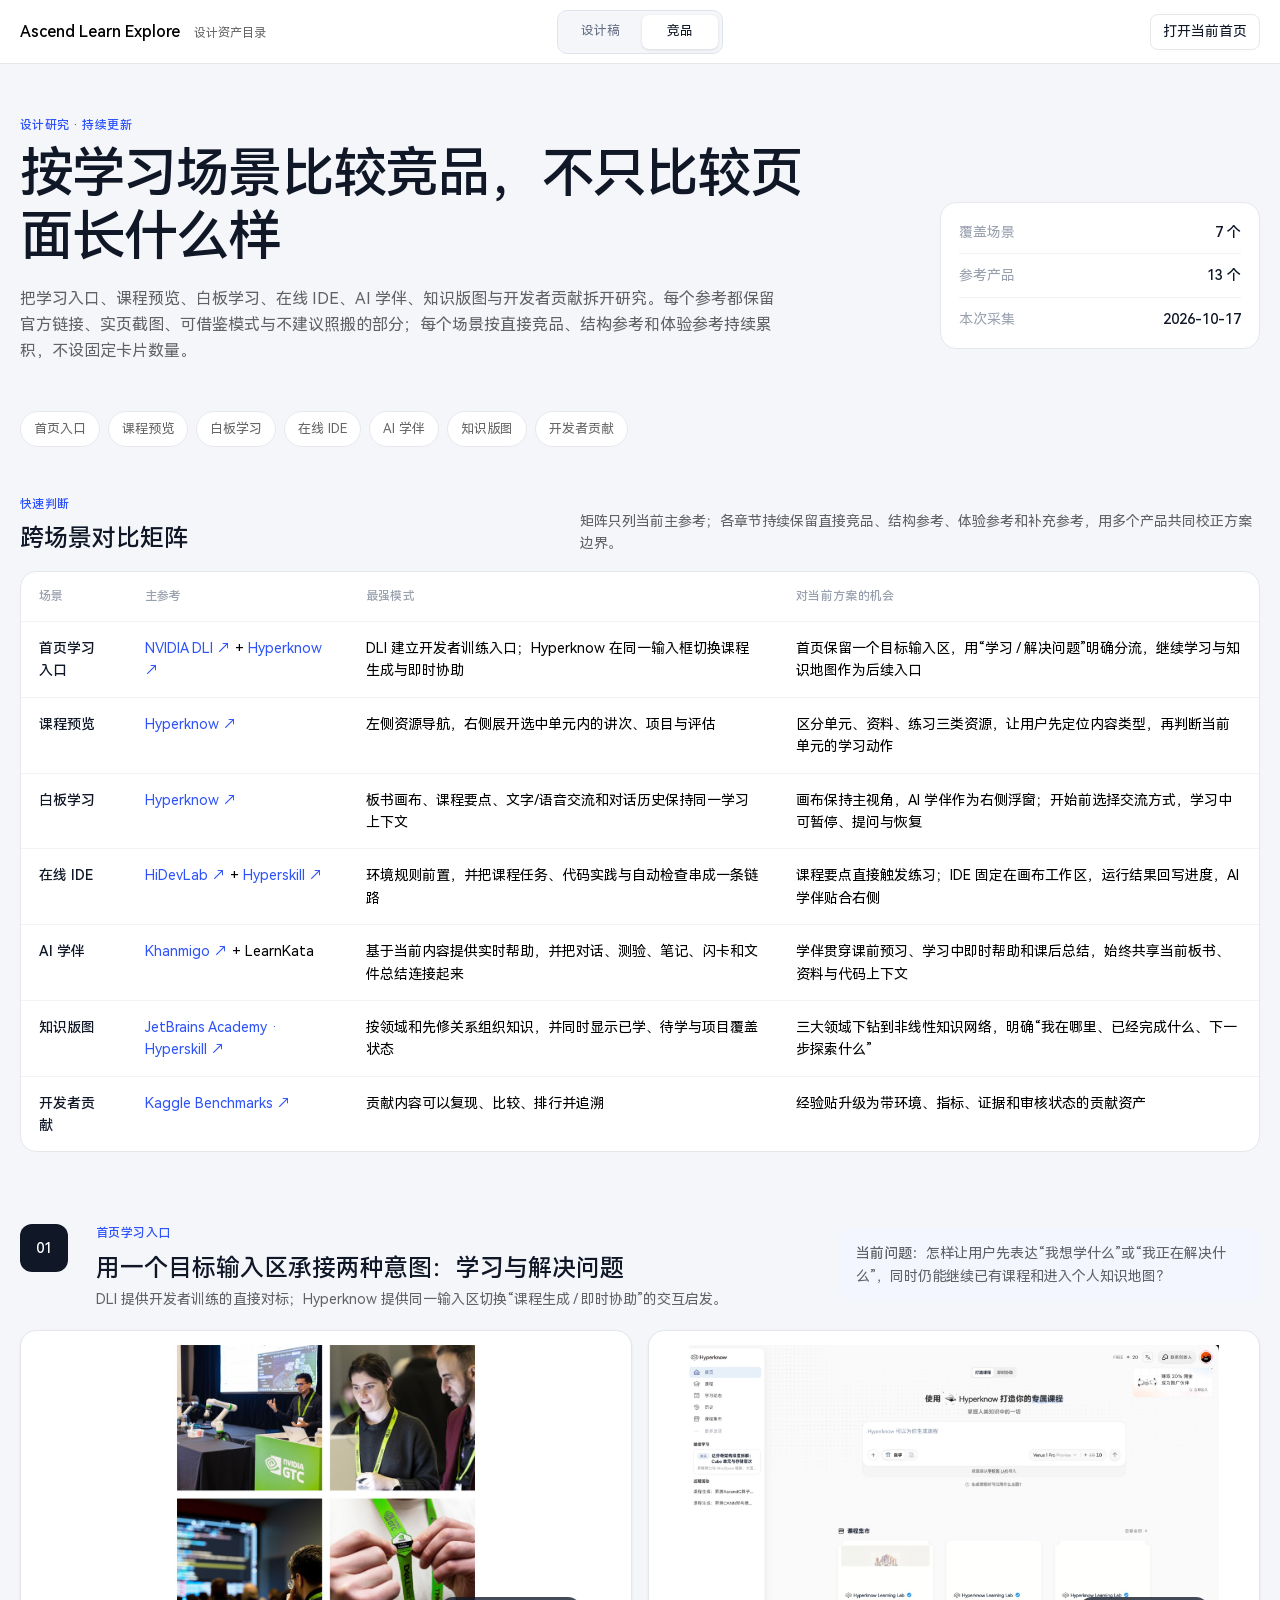
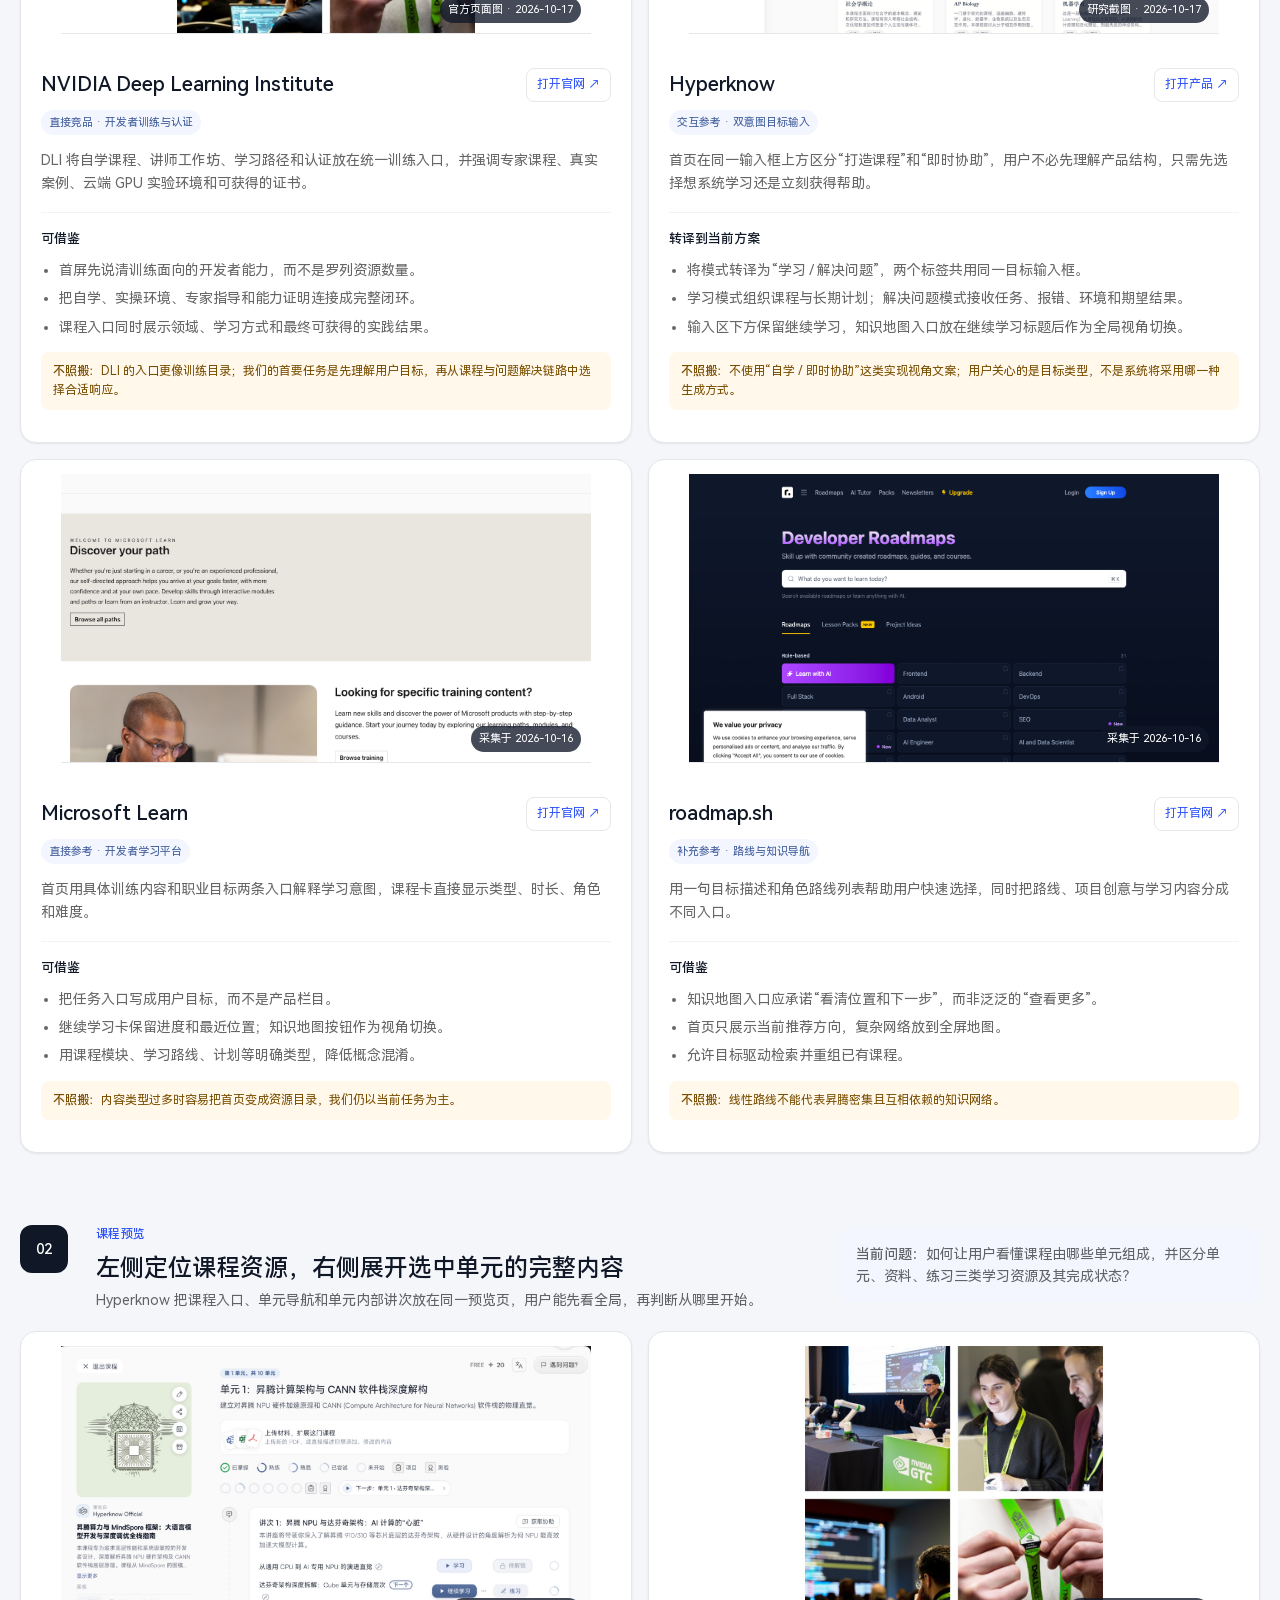
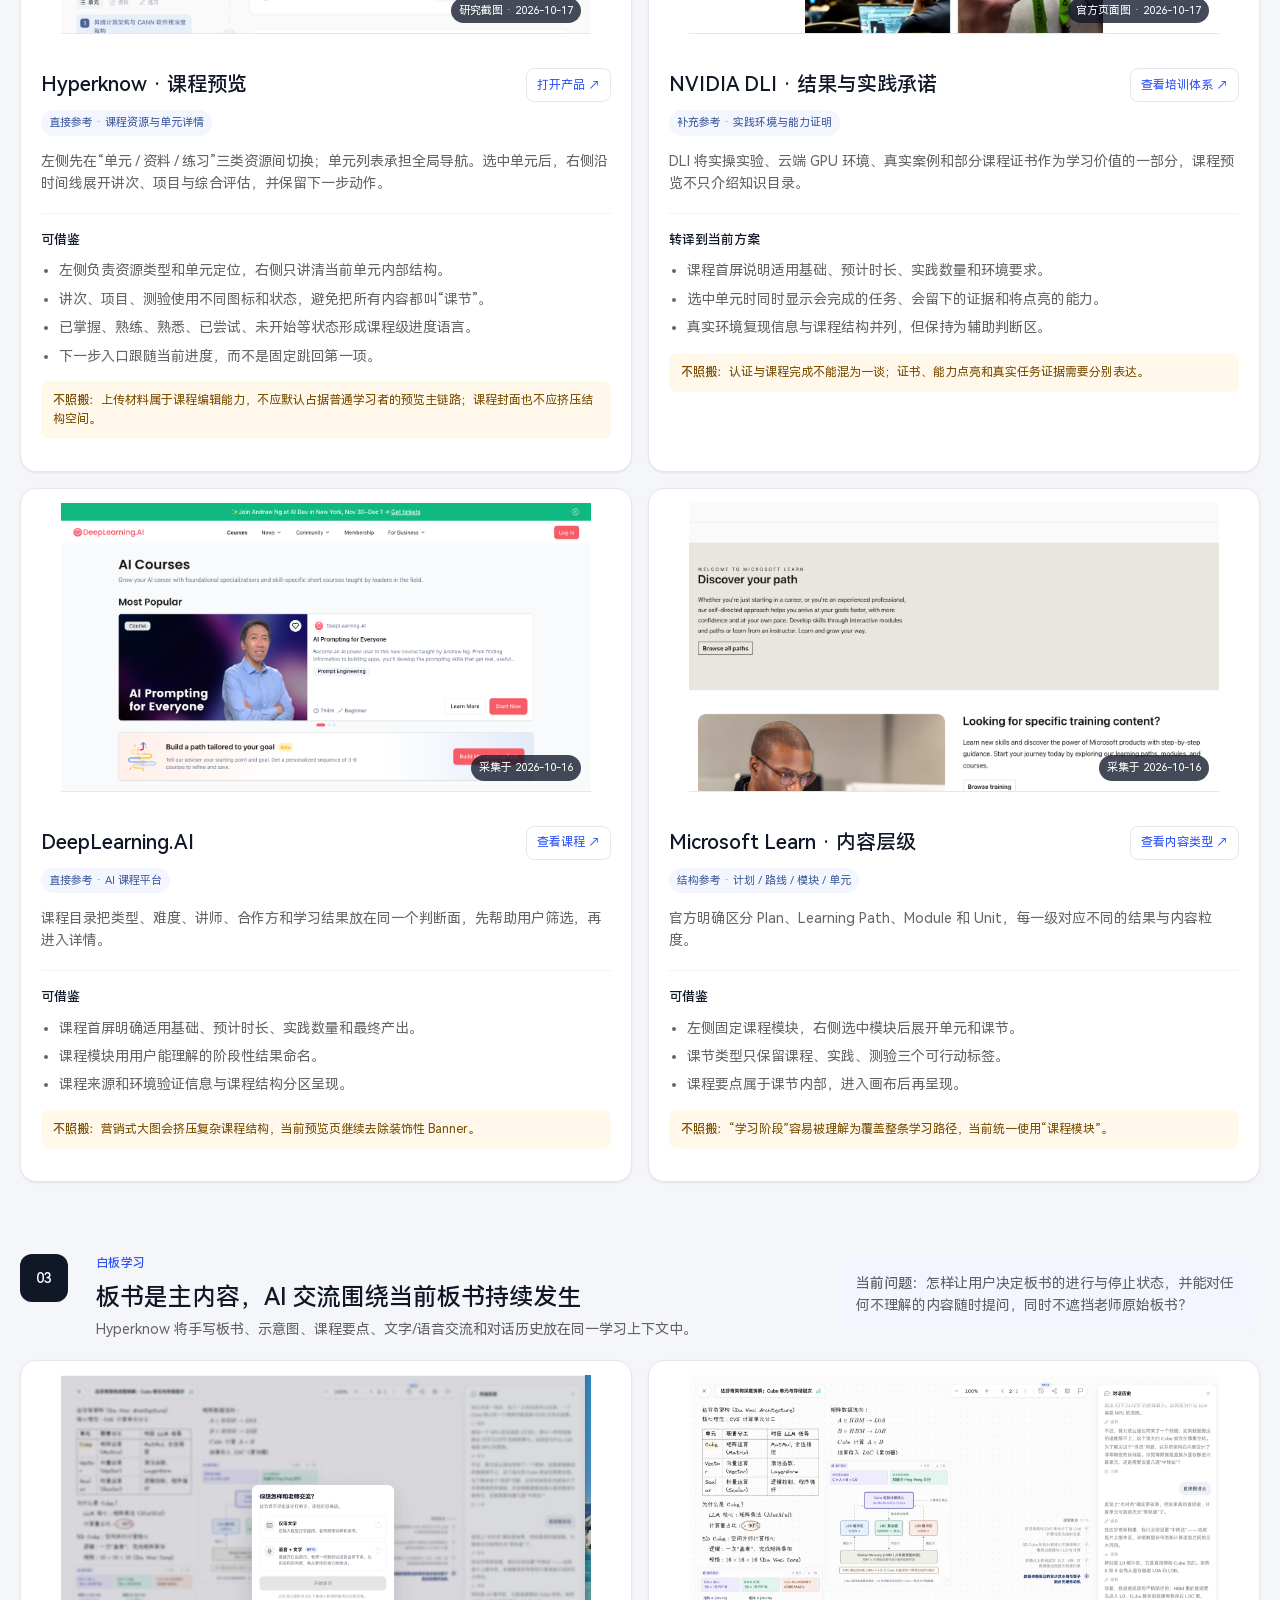
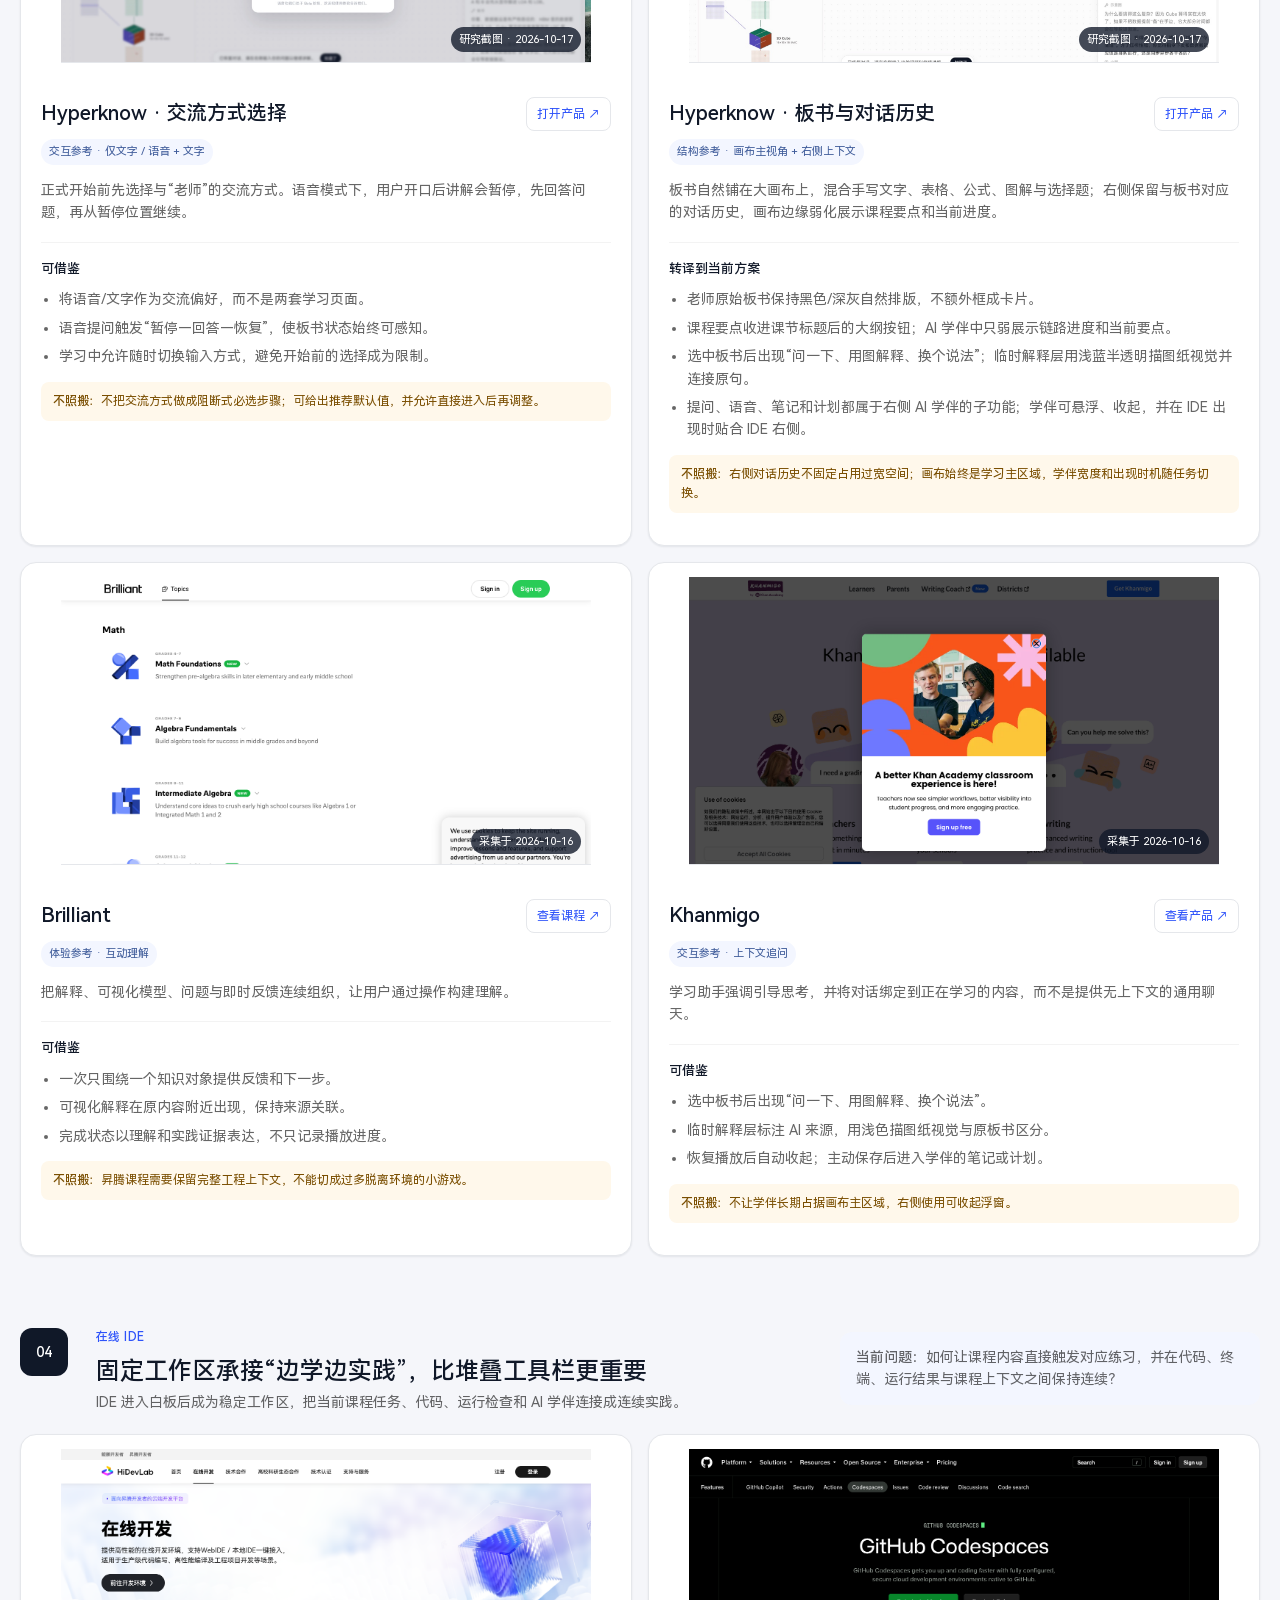
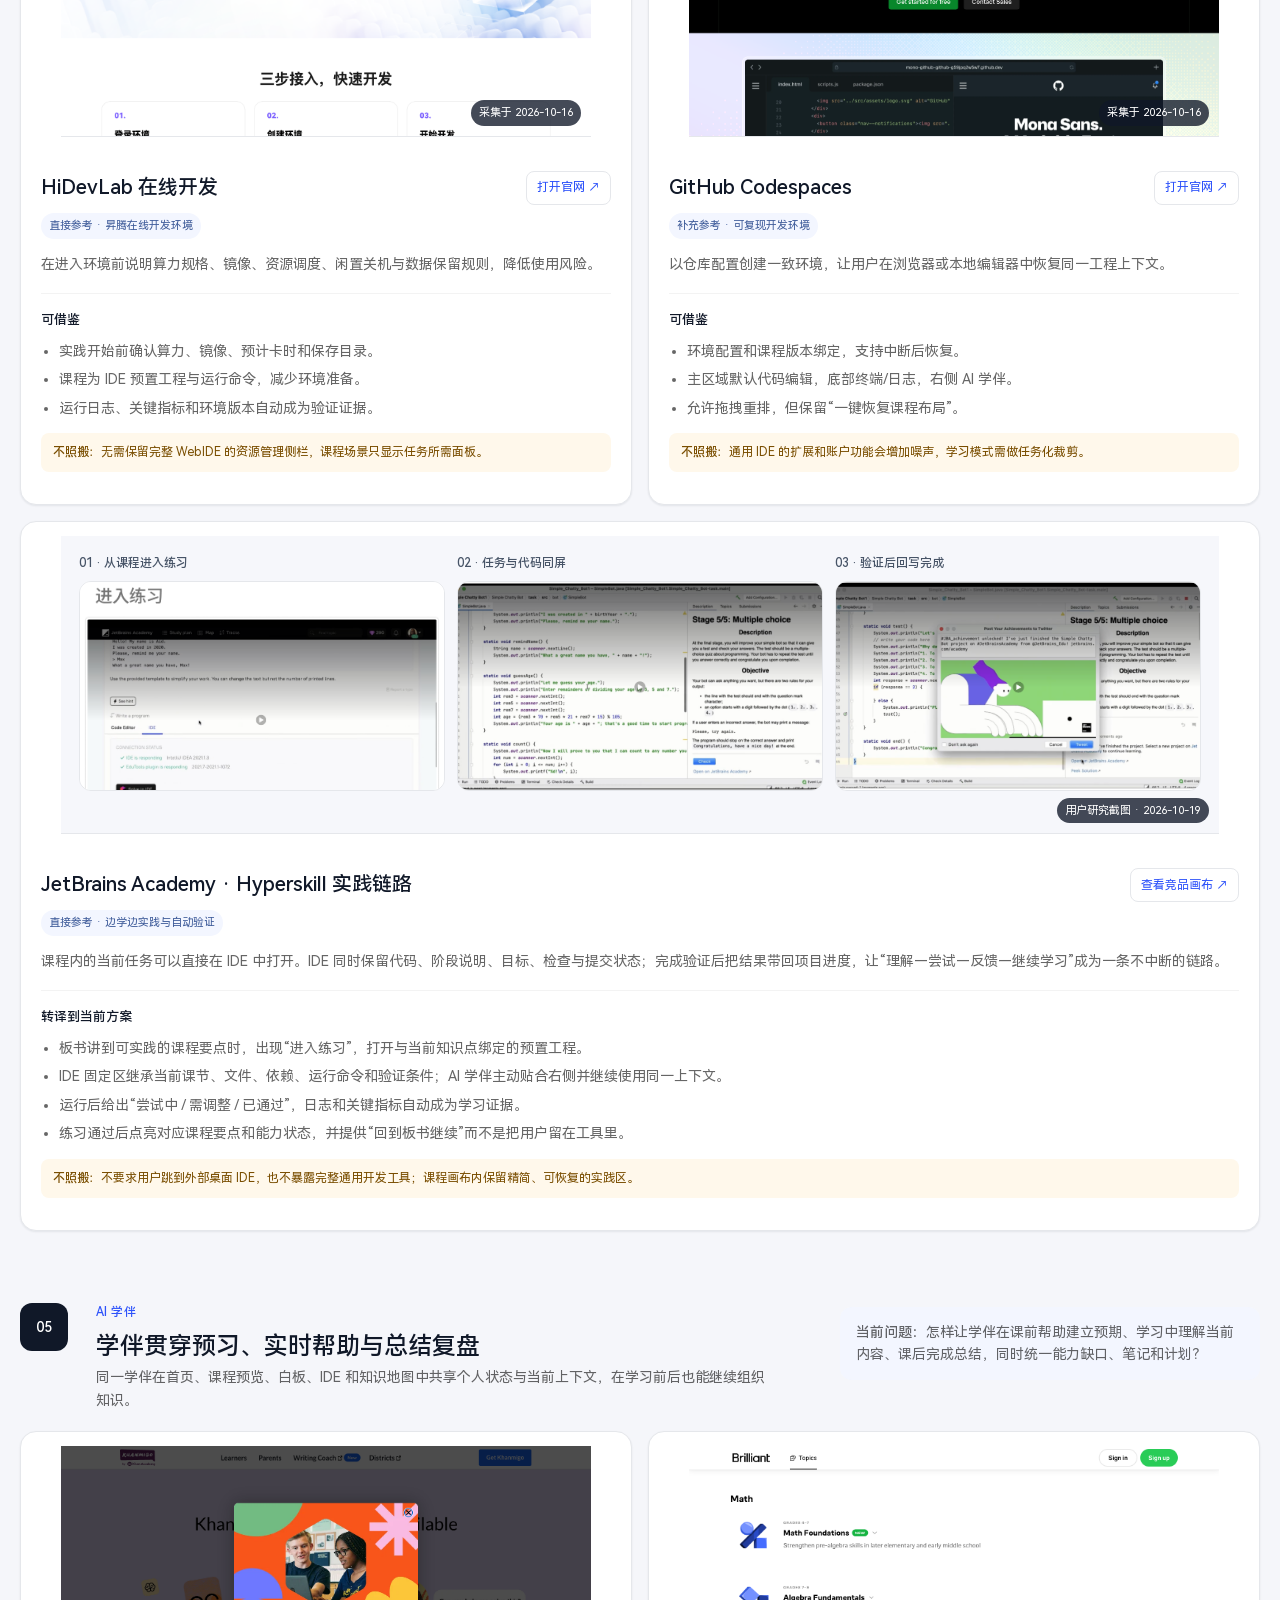
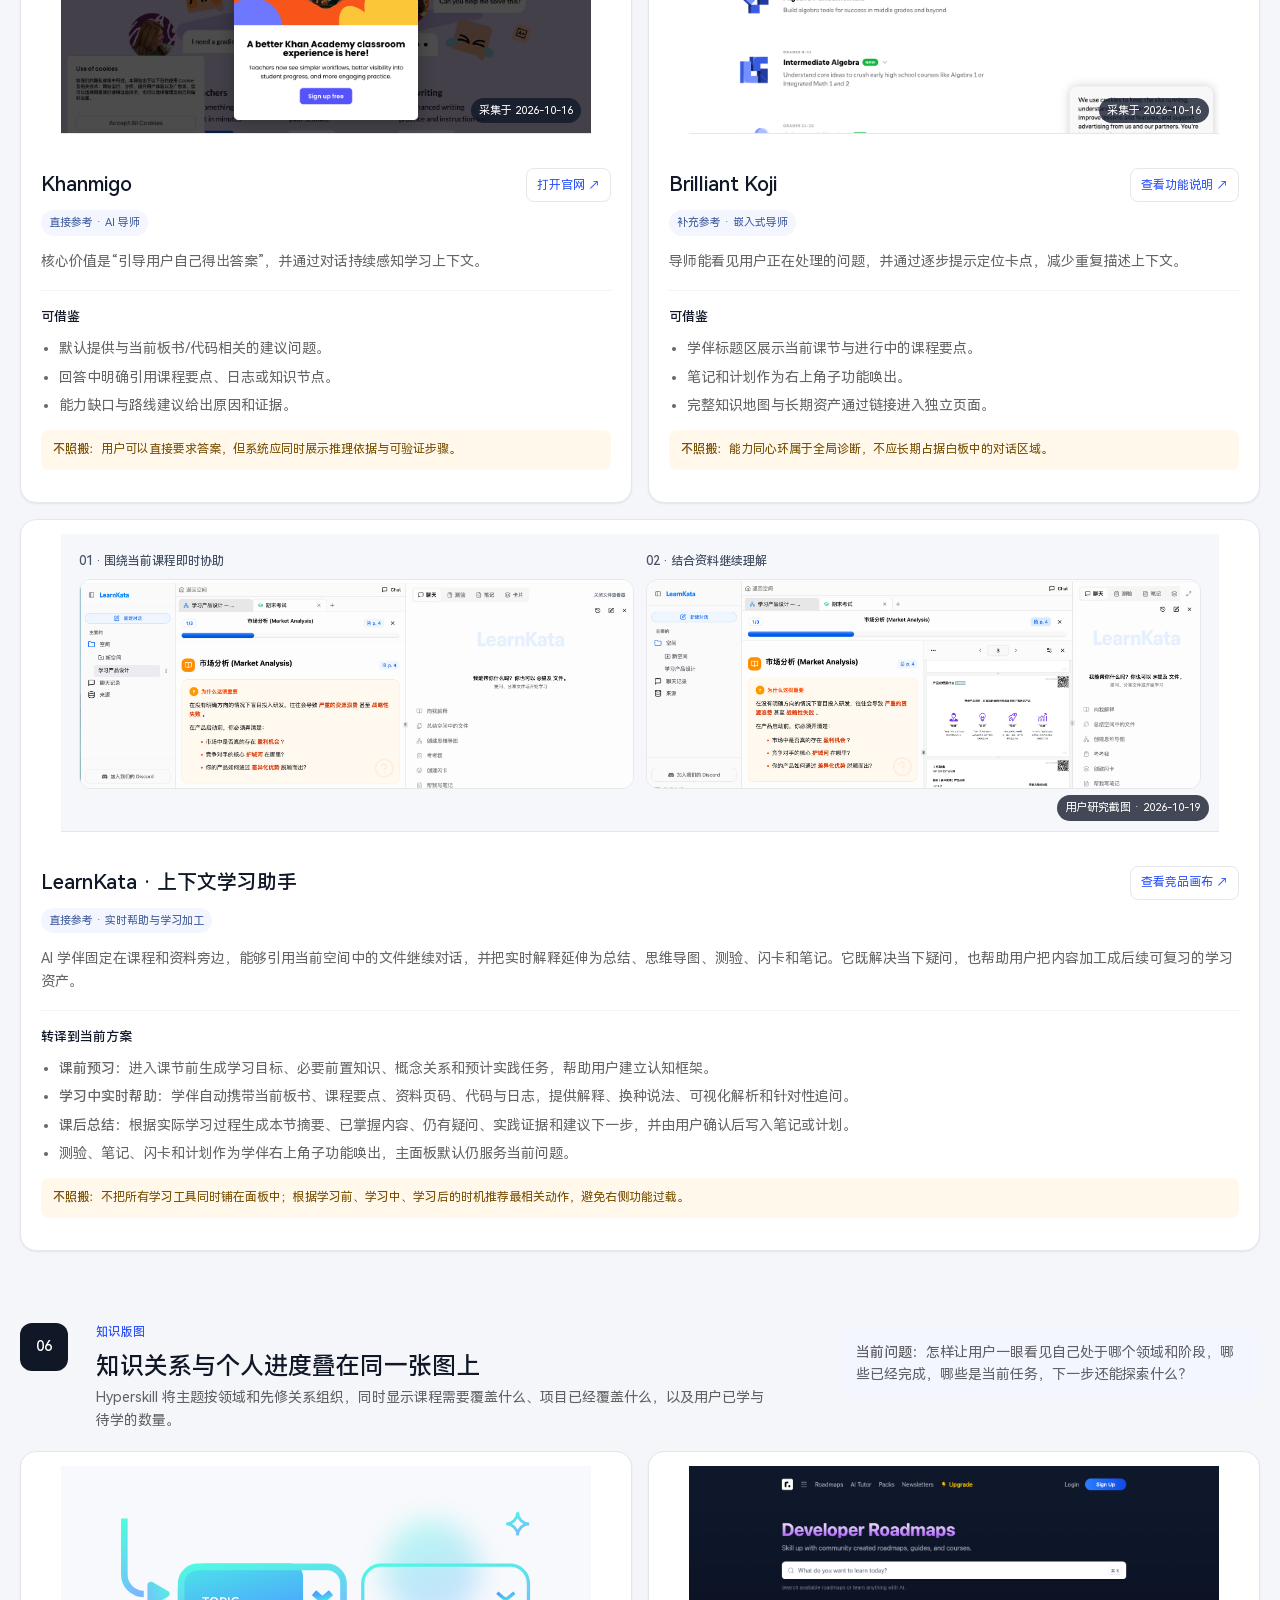
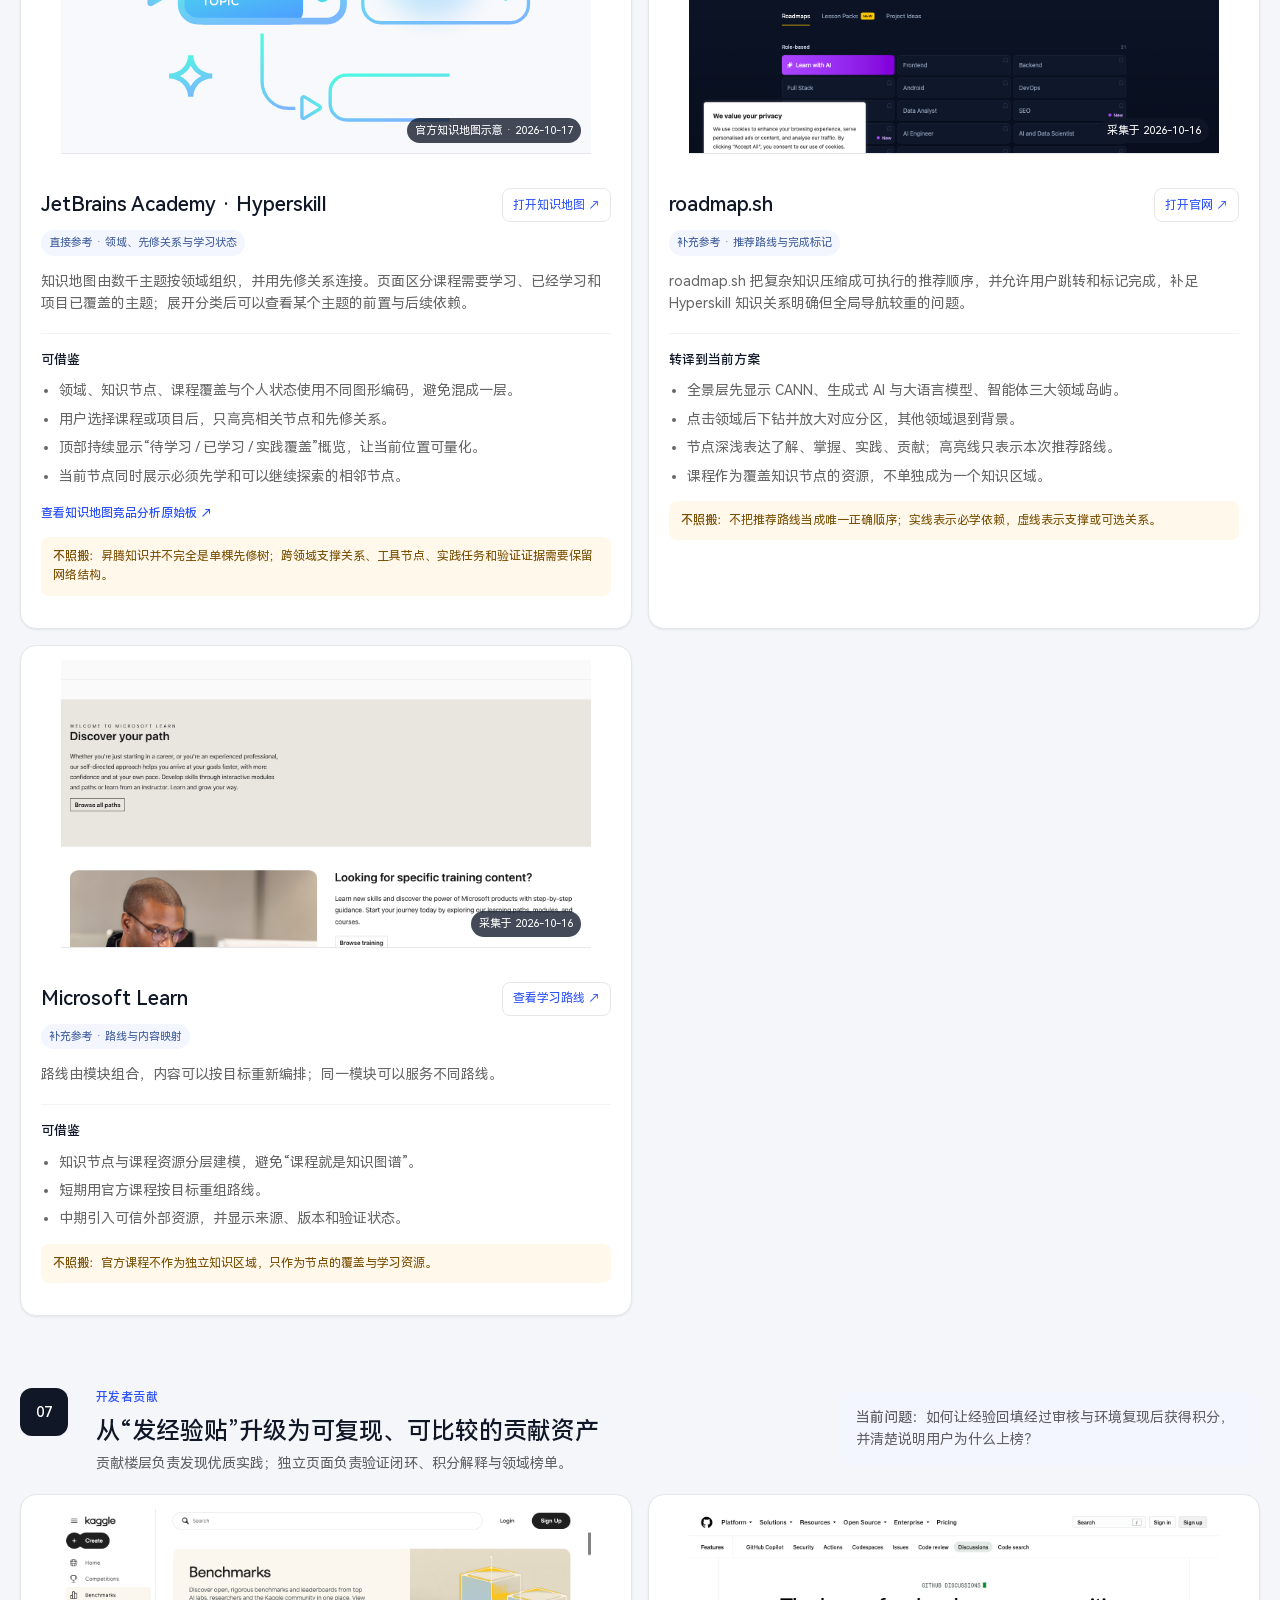
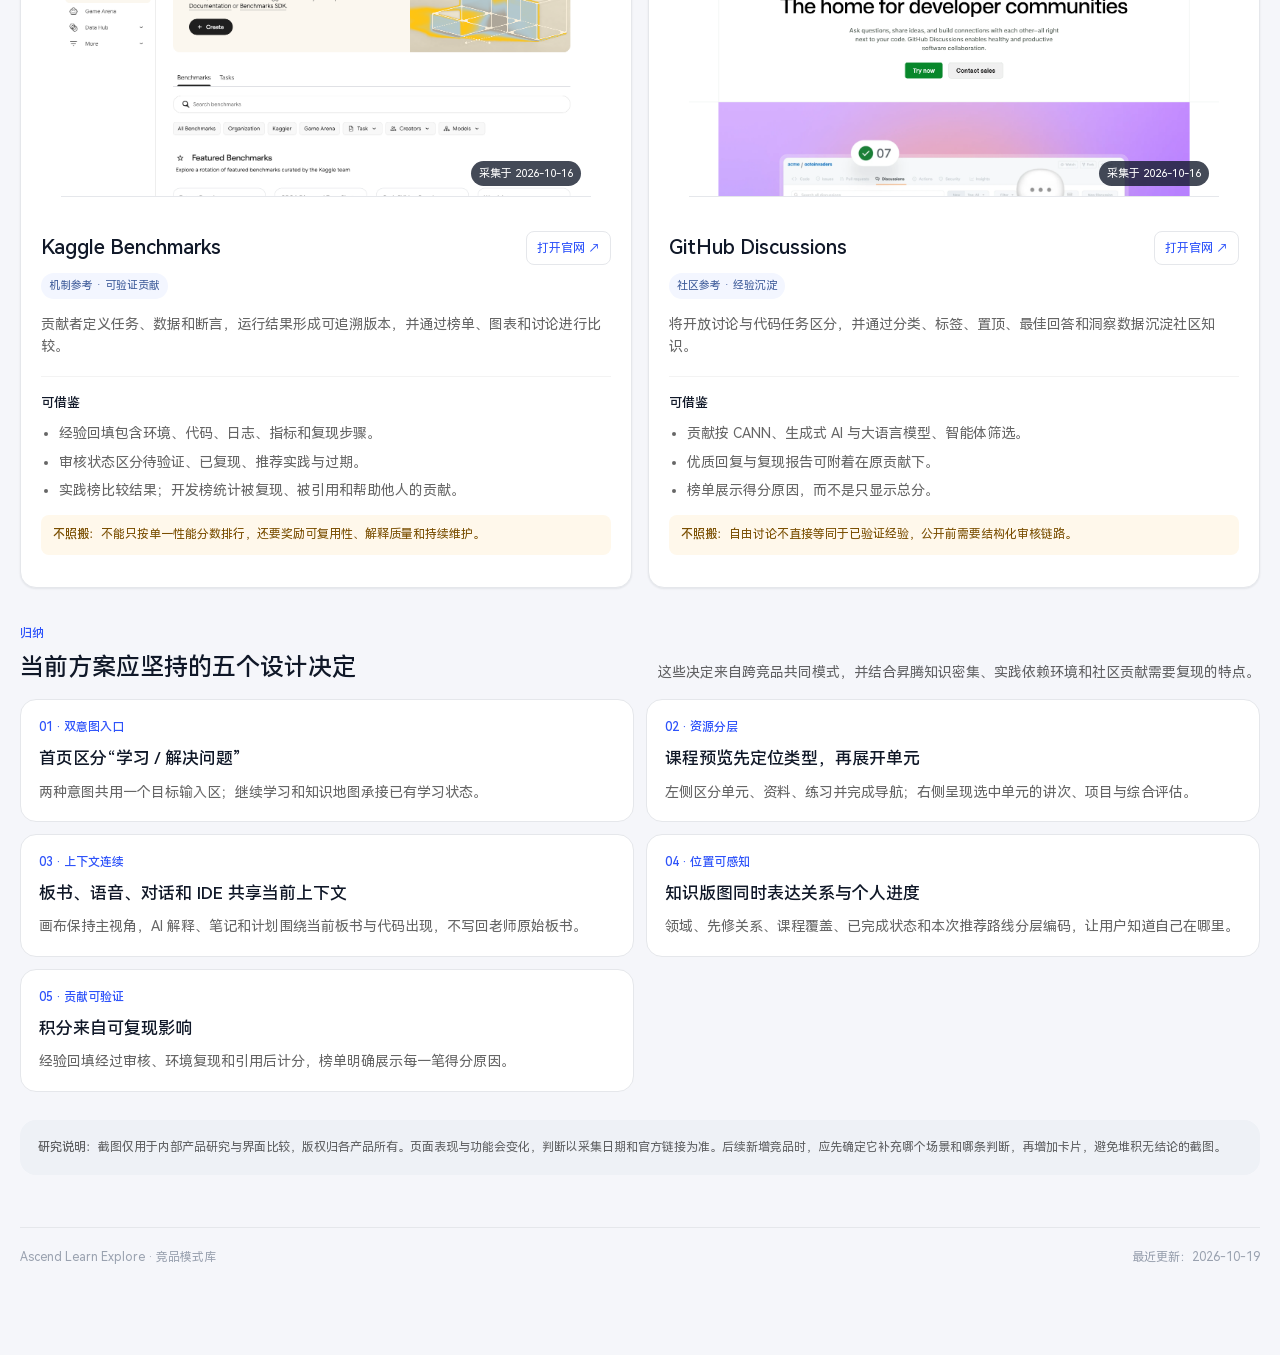
<file: research/competitive-analysis.html>
<!doctype html>
<html lang="zh-CN">
<head>
  <meta charset="utf-8">
  <meta name="viewport" content="width=device-width,initial-scale=1">
  <meta name="description" content="Ascend Learn Explore 各学习场景的竞品模式对比、官方链接、页面截图与设计借鉴点。">
  <title>竞品模式库 · Ascend Learn Explore</title>
  <link rel="stylesheet" href="../assets/css/competitive-analysis.css">
  <link rel="stylesheet" href="../assets/css/catalog-switch.css">
</head>
<body>
  <a class="skip-link" href="#main">跳到主要内容</a>
  <header class="site-header">
    <div class="site-header__inner">
      <div class="catalog-header-brand"><span class="brand">Ascend Learn Explore</span><span class="header-label">设计资产目录</span></div>
      <nav class="asset-switch" aria-label="设计资产"><a href="../catalog.html">设计稿</a><a href="competitive-analysis.html" aria-current="page">竞品</a></nav>
      <a class="header-link asset-home-link" href="../index.html">打开当前首页</a>
    </div>
  </header>

  <main class="page-shell" id="main">
    <section class="hero" aria-labelledby="page-title">
      <div>
        <span class="eyebrow">设计研究 · 持续更新</span>
        <h1 id="page-title">按学习场景比较竞品，不只比较页面长什么样</h1>
        <p>把学习入口、课程预览、白板学习、在线 IDE、AI 学伴、知识版图与开发者贡献拆开研究。每个参考都保留官方链接、实页截图、可借鉴模式与不建议照搬的部分；每个场景按直接竞品、结构参考和体验参考持续累积，不设固定卡片数量。</p>
      </div>
      <dl class="hero-meta">
        <div><dt>覆盖场景</dt><dd>7 个</dd></div>
        <div><dt>参考产品</dt><dd>13 个</dd></div>
        <div><dt>本次采集</dt><dd>2026-10-17</dd></div>
      </dl>
    </section>

    <nav class="scene-nav" aria-label="场景快速导航">
      <a href="#entry">首页入口</a>
      <a href="#preview">课程预览</a>
      <a href="#whiteboard">白板学习</a>
      <a href="#ide">在线 IDE</a>
      <a href="#companion">AI 学伴</a>
      <a href="#knowledge">知识版图</a>
      <a href="#contribution">开发者贡献</a>
    </nav>

    <section class="overview" aria-labelledby="overview-title">
      <div class="section-heading">
        <div><span class="section-kicker">快速判断</span><h2 id="overview-title">跨场景对比矩阵</h2></div>
        <p>矩阵只列当前主参考；各章节持续保留直接竞品、结构参考、体验参考和补充参考，用多个产品共同校正方案边界。</p>
      </div>
      <div class="comparison-table-wrap">
        <table class="comparison-table">
          <thead><tr><th>场景</th><th>主参考</th><th>最强模式</th><th>对当前方案的机会</th></tr></thead>
          <tbody>
            <tr><td>首页学习入口</td><td><a href="https://www.nvidia.com/en-us/training/" target="_blank" rel="noreferrer">NVIDIA DLI ↗</a> + <a href="https://agent.hyperknow.io/" target="_blank" rel="noreferrer">Hyperknow ↗</a></td><td>DLI 建立开发者训练入口；Hyperknow 在同一输入框切换课程生成与即时协助</td><td>首页保留一个目标输入区，用“学习 / 解决问题”明确分流，继续学习与知识地图作为后续入口</td></tr>
            <tr><td>课程预览</td><td><a href="https://agent.hyperknow.io/" target="_blank" rel="noreferrer">Hyperknow ↗</a></td><td>左侧资源导航，右侧展开选中单元内的讲次、项目与评估</td><td>区分单元、资料、练习三类资源，让用户先定位内容类型，再判断当前单元的学习动作</td></tr>
            <tr><td>白板学习</td><td><a href="https://agent.hyperknow.io/" target="_blank" rel="noreferrer">Hyperknow ↗</a></td><td>板书画布、课程要点、文字/语音交流和对话历史保持同一学习上下文</td><td>画布保持主视角，AI 学伴作为右侧浮窗；开始前选择交流方式，学习中可暂停、提问与恢复</td></tr>
            <tr><td>在线 IDE</td><td><a href="https://hidevlab.huawei.com/online-develop-intro" target="_blank" rel="noreferrer">HiDevLab ↗</a> + <a href="https://hyperskill.org/" target="_blank" rel="noreferrer">Hyperskill ↗</a></td><td>环境规则前置，并把课程任务、代码实践与自动检查串成一条链路</td><td>课程要点直接触发练习；IDE 固定在画布工作区，运行结果回写进度，AI 学伴贴合右侧</td></tr>
            <tr><td>AI 学伴</td><td><a href="https://www.khanacademy.org/khan-labs" target="_blank" rel="noreferrer">Khanmigo ↗</a> + LearnKata</td><td>基于当前内容提供实时帮助，并把对话、测验、笔记、闪卡和文件总结连接起来</td><td>学伴贯穿课前预习、学习中即时帮助和课后总结，始终共享当前板书、资料与代码上下文</td></tr>
            <tr><td>知识版图</td><td><a href="https://hyperskill.org/knowledge-map/428" target="_blank" rel="noreferrer">JetBrains Academy · Hyperskill ↗</a></td><td>按领域和先修关系组织知识，并同时显示已学、待学与项目覆盖状态</td><td>三大领域下钻到非线性知识网络，明确“我在哪里、已经完成什么、下一步探索什么”</td></tr>
            <tr><td>开发者贡献</td><td><a href="https://www.kaggle.com/benchmarks" target="_blank" rel="noreferrer">Kaggle Benchmarks ↗</a></td><td>贡献内容可以复现、比较、排行并追溯</td><td>经验贴升级为带环境、指标、证据和审核状态的贡献资产</td></tr>
          </tbody>
        </table>
      </div>
    </section>

    <section class="scene" id="entry" aria-labelledby="entry-title">
      <div class="scene-heading">
        <span class="scene-index">01</span>
        <div><span class="section-kicker">首页学习入口</span><h2 id="entry-title">用一个目标输入区承接两种意图：学习与解决问题</h2><p>DLI 提供开发者训练的直接对标；Hyperknow 提供同一输入区切换“课程生成 / 即时协助”的交互启发。</p></div>
        <p class="scene-question"><strong>当前问题：</strong>怎样让用户先表达“我想学什么”或“我正在解决什么”，同时仍能继续已有课程和进入个人知识地图？</p>
      </div>
      <div class="competitor-grid">
        <article class="competitor-card">
          <figure class="competitor-shot"><img src="../assets/images/competitive-analysis/nvidia-dli-training.jpg" alt="NVIDIA Deep Learning Institute 培训与实践场景官方图片"><figcaption class="capture-date">官方页面图 · 2026-10-17</figcaption></figure>
          <div class="competitor-content">
            <div class="competitor-title-row"><h3>NVIDIA Deep Learning Institute</h3><a href="https://www.nvidia.com/en-us/training/" target="_blank" rel="noreferrer">打开官网 ↗</a></div>
            <span class="competitor-type">直接竞品 · 开发者训练与认证</span>
            <p class="observation">DLI 将自学课程、讲师工作坊、学习路径和认证放在统一训练入口，并强调专家课程、真实案例、云端 GPU 实验环境和可获得的证书。</p>
            <div class="takeaway-block"><h4>可借鉴</h4><ul><li>首屏先说清训练面向的开发者能力，而不是罗列资源数量。</li><li>把自学、实操环境、专家指导和能力证明连接成完整闭环。</li><li>课程入口同时展示领域、学习方式和最终可获得的实践结果。</li></ul></div>
            <p class="avoid-note"><strong>不照搬：</strong>DLI 的入口更像训练目录；我们的首要任务是先理解用户目标，再从课程与问题解决链路中选择合适响应。</p>
          </div>
        </article>
        <article class="competitor-card">
          <figure class="competitor-shot"><img src="../assets/images/competitive-analysis/hyperknow-home.jpg" alt="Hyperknow 首页课程生成与即时协助切换截图"><figcaption class="capture-date">研究截图 · 2026-10-17</figcaption></figure>
          <div class="competitor-content">
            <div class="competitor-title-row"><h3>Hyperknow</h3><a href="https://agent.hyperknow.io/" target="_blank" rel="noreferrer">打开产品 ↗</a></div>
            <span class="competitor-type">交互参考 · 双意图目标输入</span>
            <p class="observation">首页在同一输入框上方区分“打造课程”和“即时协助”，用户不必先理解产品结构，只需先选择想系统学习还是立刻获得帮助。</p>
            <div class="takeaway-block"><h4>转译到当前方案</h4><ul><li>将模式转译为“学习 / 解决问题”，两个标签共用同一目标输入框。</li><li>学习模式组织课程与长期计划；解决问题模式接收任务、报错、环境和期望结果。</li><li>输入区下方保留继续学习，知识地图入口放在继续学习标题后作为全局视角切换。</li></ul></div>
            <p class="avoid-note"><strong>不照搬：</strong>不使用“自学 / 即时协助”这类实现视角文案；用户关心的是目标类型，不是系统将采用哪一种生成方式。</p>
          </div>
        </article>
        <article class="competitor-card">
          <figure class="competitor-shot"><img src="../assets/images/competitive-analysis/microsoft-learn.webp" alt="Microsoft Learn 开发者培训首页截图"><figcaption class="capture-date">采集于 2026-10-16</figcaption></figure>
          <div class="competitor-content">
            <div class="competitor-title-row"><h3>Microsoft Learn</h3><a href="https://learn.microsoft.com/en-us/training/" target="_blank" rel="noreferrer">打开官网 ↗</a></div>
            <span class="competitor-type">直接参考 · 开发者学习平台</span>
            <p class="observation">首页用具体训练内容和职业目标两条入口解释学习意图，课程卡直接显示类型、时长、角色和难度。</p>
            <div class="takeaway-block"><h4>可借鉴</h4><ul><li>把任务入口写成用户目标，而不是产品栏目。</li><li>继续学习卡保留进度和最近位置；知识地图按钮作为视角切换。</li><li>用课程模块、学习路线、计划等明确类型，降低概念混淆。</li></ul></div>
            <p class="avoid-note"><strong>不照搬：</strong>内容类型过多时容易把首页变成资源目录，我们仍以当前任务为主。</p>
          </div>
        </article>
        <article class="competitor-card">
          <figure class="competitor-shot"><img src="../assets/images/competitive-analysis/roadmap-sh.webp" alt="roadmap.sh 开发者路线首页截图"><figcaption class="capture-date">采集于 2026-10-16</figcaption></figure>
          <div class="competitor-content">
            <div class="competitor-title-row"><h3>roadmap.sh</h3><a href="https://roadmap.sh/" target="_blank" rel="noreferrer">打开官网 ↗</a></div>
            <span class="competitor-type">补充参考 · 路线与知识导航</span>
            <p class="observation">用一句目标描述和角色路线列表帮助用户快速选择，同时把路线、项目创意与学习内容分成不同入口。</p>
            <div class="takeaway-block"><h4>可借鉴</h4><ul><li>知识地图入口应承诺“看清位置和下一步”，而非泛泛的“查看更多”。</li><li>首页只展示当前推荐方向，复杂网络放到全屏地图。</li><li>允许目标驱动检索并重组已有课程。</li></ul></div>
            <p class="avoid-note"><strong>不照搬：</strong>线性路线不能代表昇腾密集且互相依赖的知识网络。</p>
          </div>
        </article>
      </div>
    </section>

    <section class="scene" id="preview" aria-labelledby="preview-title">
      <div class="scene-heading">
        <span class="scene-index">02</span>
        <div><span class="section-kicker">课程预览</span><h2 id="preview-title">左侧定位课程资源，右侧展开选中单元的完整内容</h2><p>Hyperknow 把课程入口、单元导航和单元内部讲次放在同一预览页，用户能先看全局，再判断从哪里开始。</p></div>
        <p class="scene-question"><strong>当前问题：</strong>如何让用户看懂课程由哪些单元组成，并区分单元、资料、练习三类学习资源及其完成状态？</p>
      </div>
      <div class="competitor-grid">
        <article class="competitor-card">
          <figure class="competitor-shot"><img src="../assets/images/competitive-analysis/hyperknow-course-preview.jpg" alt="Hyperknow 课程预览左侧单元导航与右侧详细内容截图"><figcaption class="capture-date">研究截图 · 2026-10-17</figcaption></figure>
          <div class="competitor-content">
            <div class="competitor-title-row"><h3>Hyperknow · 课程预览</h3><a href="https://agent.hyperknow.io/" target="_blank" rel="noreferrer">打开产品 ↗</a></div>
            <span class="competitor-type">直接参考 · 课程资源与单元详情</span>
            <p class="observation">左侧先在“单元 / 资料 / 练习”三类资源间切换；单元列表承担全局导航。选中单元后，右侧沿时间线展开讲次、项目与综合评估，并保留下一步动作。</p>
            <div class="takeaway-block"><h4>可借鉴</h4><ul><li>左侧负责资源类型和单元定位，右侧只讲清当前单元内部结构。</li><li>讲次、项目、测验使用不同图标和状态，避免把所有内容都叫“课节”。</li><li>已掌握、熟练、熟悉、已尝试、未开始等状态形成课程级进度语言。</li><li>下一步入口跟随当前进度，而不是固定跳回第一项。</li></ul></div>
            <p class="avoid-note"><strong>不照搬：</strong>上传材料属于课程编辑能力，不应默认占据普通学习者的预览主链路；课程封面也不应挤压结构空间。</p>
          </div>
        </article>
        <article class="competitor-card">
          <figure class="competitor-shot"><img src="../assets/images/competitive-analysis/nvidia-dli-training.jpg" alt="NVIDIA DLI 实践训练与认证场景官方图片"><figcaption class="capture-date">官方页面图 · 2026-10-17</figcaption></figure>
          <div class="competitor-content">
            <div class="competitor-title-row"><h3>NVIDIA DLI · 结果与实践承诺</h3><a href="https://www.nvidia.com/en-us/training/" target="_blank" rel="noreferrer">查看培训体系 ↗</a></div>
            <span class="competitor-type">补充参考 · 实践环境与能力证明</span>
            <p class="observation">DLI 将实操实验、云端 GPU 环境、真实案例和部分课程证书作为学习价值的一部分，课程预览不只介绍知识目录。</p>
            <div class="takeaway-block"><h4>转译到当前方案</h4><ul><li>课程首屏说明适用基础、预计时长、实践数量和环境要求。</li><li>选中单元时同时显示会完成的任务、会留下的证据和将点亮的能力。</li><li>真实环境复现信息与课程结构并列，但保持为辅助判断区。</li></ul></div>
            <p class="avoid-note"><strong>不照搬：</strong>认证与课程完成不能混为一谈；证书、能力点亮和真实任务证据需要分别表达。</p>
          </div>
        </article>
        <article class="competitor-card">
          <figure class="competitor-shot"><img src="../assets/images/competitive-analysis/deeplearning-ai.webp" alt="DeepLearning.AI 课程目录截图"><figcaption class="capture-date">采集于 2026-10-16</figcaption></figure>
          <div class="competitor-content">
            <div class="competitor-title-row"><h3>DeepLearning.AI</h3><a href="https://www.deeplearning.ai/courses?types=short_course" target="_blank" rel="noreferrer">查看课程 ↗</a></div>
            <span class="competitor-type">直接参考 · AI 课程平台</span>
            <p class="observation">课程目录把类型、难度、讲师、合作方和学习结果放在同一个判断面，先帮助用户筛选，再进入详情。</p>
            <div class="takeaway-block"><h4>可借鉴</h4><ul><li>课程首屏明确适用基础、预计时长、实践数量和最终产出。</li><li>课程模块用用户能理解的阶段性结果命名。</li><li>课程来源和环境验证信息与课程结构分区呈现。</li></ul></div>
            <p class="avoid-note"><strong>不照搬：</strong>营销式大图会挤压复杂课程结构，当前预览页继续去除装饰性 Banner。</p>
          </div>
        </article>
        <article class="competitor-card">
          <figure class="competitor-shot"><img src="../assets/images/competitive-analysis/microsoft-learn.webp" alt="Microsoft Learn 训练内容层级截图"><figcaption class="capture-date">采集于 2026-10-16</figcaption></figure>
          <div class="competitor-content">
            <div class="competitor-title-row"><h3>Microsoft Learn · 内容层级</h3><a href="https://learn.microsoft.com/en-us/training/support/learn-content-types" target="_blank" rel="noreferrer">查看内容类型 ↗</a></div>
            <span class="competitor-type">结构参考 · 计划 / 路线 / 模块 / 单元</span>
            <p class="observation">官方明确区分 Plan、Learning Path、Module 和 Unit，每一级对应不同的结果与内容粒度。</p>
            <div class="takeaway-block"><h4>可借鉴</h4><ul><li>左侧固定课程模块，右侧选中模块后展开单元和课节。</li><li>课节类型只保留课程、实践、测验三个可行动标签。</li><li>课程要点属于课节内部，进入画布后再呈现。</li></ul></div>
            <p class="avoid-note"><strong>不照搬：</strong>“学习阶段”容易被理解为覆盖整条学习路径，当前统一使用“课程模块”。</p>
          </div>
        </article>
      </div>
    </section>

    <section class="scene" id="whiteboard" aria-labelledby="whiteboard-title">
      <div class="scene-heading">
        <span class="scene-index">03</span>
        <div><span class="section-kicker">白板学习</span><h2 id="whiteboard-title">板书是主内容，AI 交流围绕当前板书持续发生</h2><p>Hyperknow 将手写板书、示意图、课程要点、文字/语音交流和对话历史放在同一学习上下文中。</p></div>
        <p class="scene-question"><strong>当前问题：</strong>怎样让用户决定板书的进行与停止状态，并能对任何不理解的内容随时提问，同时不遮挡老师原始板书？</p>
      </div>
      <div class="competitor-grid">
        <article class="competitor-card">
          <figure class="competitor-shot"><img src="../assets/images/competitive-analysis/hyperknow-whiteboard-entry.jpg" alt="Hyperknow 白板学习开始前选择文字或语音加文字交流方式的截图"><figcaption class="capture-date">研究截图 · 2026-10-17</figcaption></figure>
          <div class="competitor-content">
            <div class="competitor-title-row"><h3>Hyperknow · 交流方式选择</h3><a href="https://agent.hyperknow.io/" target="_blank" rel="noreferrer">打开产品 ↗</a></div>
            <span class="competitor-type">交互参考 · 仅文字 / 语音 + 文字</span>
            <p class="observation">正式开始前先选择与“老师”的交流方式。语音模式下，用户开口后讲解会暂停，先回答问题，再从暂停位置继续。</p>
            <div class="takeaway-block"><h4>可借鉴</h4><ul><li>将语音/文字作为交流偏好，而不是两套学习页面。</li><li>语音提问触发“暂停—回答—恢复”，使板书状态始终可感知。</li><li>学习中允许随时切换输入方式，避免开始前的选择成为限制。</li></ul></div>
            <p class="avoid-note"><strong>不照搬：</strong>不把交流方式做成阻断式必选步骤；可给出推荐默认值，并允许直接进入后再调整。</p>
          </div>
        </article>
        <article class="competitor-card">
          <figure class="competitor-shot"><img src="../assets/images/competitive-analysis/hyperknow-whiteboard-session.jpg" alt="Hyperknow 板书画布、课程要点与右侧对话历史截图"><figcaption class="capture-date">研究截图 · 2026-10-17</figcaption></figure>
          <div class="competitor-content">
            <div class="competitor-title-row"><h3>Hyperknow · 板书与对话历史</h3><a href="https://agent.hyperknow.io/" target="_blank" rel="noreferrer">打开产品 ↗</a></div>
            <span class="competitor-type">结构参考 · 画布主视角 + 右侧上下文</span>
            <p class="observation">板书自然铺在大画布上，混合手写文字、表格、公式、图解与选择题；右侧保留与板书对应的对话历史，画布边缘弱化展示课程要点和当前进度。</p>
            <div class="takeaway-block"><h4>转译到当前方案</h4><ul><li>老师原始板书保持黑色/深灰自然排版，不额外框成卡片。</li><li>课程要点收进课节标题后的大纲按钮；AI 学伴中只弱展示链路进度和当前要点。</li><li>选中板书后出现“问一下、用图解释、换个说法”；临时解释层用浅蓝半透明描图纸视觉并连接原句。</li><li>提问、语音、笔记和计划都属于右侧 AI 学伴的子功能；学伴可悬浮、收起，并在 IDE 出现时贴合 IDE 右侧。</li></ul></div>
            <p class="avoid-note"><strong>不照搬：</strong>右侧对话历史不固定占用过宽空间；画布始终是学习主区域，学伴宽度和出现时机随任务切换。</p>
          </div>
        </article>
        <article class="competitor-card">
          <figure class="competitor-shot"><img src="../assets/images/competitive-analysis/brilliant.webp" alt="Brilliant 互动课程页面截图"><figcaption class="capture-date">采集于 2026-10-16</figcaption></figure>
          <div class="competitor-content">
            <div class="competitor-title-row"><h3>Brilliant</h3><a href="https://brilliant.org/courses/?welcome=true" target="_blank" rel="noreferrer">查看课程 ↗</a></div>
            <span class="competitor-type">体验参考 · 互动理解</span>
            <p class="observation">把解释、可视化模型、问题与即时反馈连续组织，让用户通过操作构建理解。</p>
            <div class="takeaway-block"><h4>可借鉴</h4><ul><li>一次只围绕一个知识对象提供反馈和下一步。</li><li>可视化解释在原内容附近出现，保持来源关联。</li><li>完成状态以理解和实践证据表达，不只记录播放进度。</li></ul></div>
            <p class="avoid-note"><strong>不照搬：</strong>昇腾课程需要保留完整工程上下文，不能切成过多脱离环境的小游戏。</p>
          </div>
        </article>
        <article class="competitor-card">
          <figure class="competitor-shot"><img src="../assets/images/competitive-analysis/khanmigo.webp" alt="Khanmigo 学习助手页面截图"><figcaption class="capture-date">采集于 2026-10-16</figcaption></figure>
          <div class="competitor-content">
            <div class="competitor-title-row"><h3>Khanmigo</h3><a href="https://www.khanacademy.org/khan-labs" target="_blank" rel="noreferrer">查看产品 ↗</a></div>
            <span class="competitor-type">交互参考 · 上下文追问</span>
            <p class="observation">学习助手强调引导思考，并将对话绑定到正在学习的内容，而不是提供无上下文的通用聊天。</p>
            <div class="takeaway-block"><h4>可借鉴</h4><ul><li>选中板书后出现“问一下、用图解释、换个说法”。</li><li>临时解释层标注 AI 来源，用浅色描图纸视觉与原板书区分。</li><li>恢复播放后自动收起；主动保存后进入学伴的笔记或计划。</li></ul></div>
            <p class="avoid-note"><strong>不照搬：</strong>不让学伴长期占据画布主区域，右侧使用可收起浮窗。</p>
          </div>
        </article>
      </div>
    </section>

    <section class="scene" id="ide" aria-labelledby="ide-title">
      <div class="scene-heading">
        <span class="scene-index">04</span>
        <div><span class="section-kicker">在线 IDE</span><h2 id="ide-title">固定工作区承接“边学边实践”，比堆叠工具栏更重要</h2><p>IDE 进入白板后成为稳定工作区，把当前课程任务、代码、运行检查和 AI 学伴连接成连续实践。</p></div>
        <p class="scene-question"><strong>当前问题：</strong>如何让课程内容直接触发对应练习，并在代码、终端、运行结果与课程上下文之间保持连续？</p>
      </div>
      <div class="competitor-grid">
        <article class="competitor-card">
          <figure class="competitor-shot"><img src="../assets/images/competitive-analysis/hidevlab.webp" alt="HiDevLab 在线开发介绍页截图"><figcaption class="capture-date">采集于 2026-10-16</figcaption></figure>
          <div class="competitor-content">
            <div class="competitor-title-row"><h3>HiDevLab 在线开发</h3><a href="https://hidevlab.huawei.com/online-develop-intro" target="_blank" rel="noreferrer">打开官网 ↗</a></div>
            <span class="competitor-type">直接参考 · 昇腾在线开发环境</span>
            <p class="observation">在进入环境前说明算力规格、镜像、资源调度、闲置关机与数据保留规则，降低使用风险。</p>
            <div class="takeaway-block"><h4>可借鉴</h4><ul><li>实践开始前确认算力、镜像、预计卡时和保存目录。</li><li>课程为 IDE 预置工程与运行命令，减少环境准备。</li><li>运行日志、关键指标和环境版本自动成为验证证据。</li></ul></div>
            <p class="avoid-note"><strong>不照搬：</strong>无需保留完整 WebIDE 的资源管理侧栏，课程场景只显示任务所需面板。</p>
          </div>
        </article>
        <article class="competitor-card">
          <figure class="competitor-shot"><img src="../assets/images/competitive-analysis/github-codespaces.webp" alt="GitHub Codespaces 产品页截图"><figcaption class="capture-date">采集于 2026-10-16</figcaption></figure>
          <div class="competitor-content">
            <div class="competitor-title-row"><h3>GitHub Codespaces</h3><a href="https://github.com/features/codespaces" target="_blank" rel="noreferrer">打开官网 ↗</a></div>
            <span class="competitor-type">补充参考 · 可复现开发环境</span>
            <p class="observation">以仓库配置创建一致环境，让用户在浏览器或本地编辑器中恢复同一工程上下文。</p>
            <div class="takeaway-block"><h4>可借鉴</h4><ul><li>环境配置和课程版本绑定，支持中断后恢复。</li><li>主区域默认代码编辑，底部终端/日志，右侧 AI 学伴。</li><li>允许拖拽重排，但保留“一键恢复课程布局”。</li></ul></div>
            <p class="avoid-note"><strong>不照搬：</strong>通用 IDE 的扩展和账户功能会增加噪声，学习模式需做任务化裁剪。</p>
          </div>
        </article>
        <article class="competitor-card competitor-card--wide">
          <figure class="competitor-shot competitor-shot--sequence">
            <div class="practice-sequence" aria-label="Hyperskill 从课程进入 IDE、完成任务和通过检查的实践链路">
              <div class="practice-step"><span>01 · 从课程进入练习</span><img src="../assets/images/competitive-analysis/hyperskill-practice-entry.png" alt="Hyperskill 课程内通过 Solve in IDE 进入练习"></div>
              <div class="practice-step"><span>02 · 任务与代码同屏</span><img src="../assets/images/competitive-analysis/hyperskill-practice-ide.png" alt="JetBrains IDE 左侧代码编辑、右侧阶段任务与检查界面"></div>
              <div class="practice-step"><span>03 · 验证后回写完成</span><img src="../assets/images/competitive-analysis/hyperskill-practice-completion.png" alt="JetBrains Academy 项目通过检查后的完成反馈"></div>
            </div>
            <figcaption class="capture-date">用户研究截图 · 2026-10-19</figcaption>
          </figure>
          <div class="competitor-content">
            <div class="competitor-title-row"><h3>JetBrains Academy · Hyperskill 实践链路</h3><a href="https://www.figma.com/board/qxgb5n2xIun8fcpGR9WH3o/%E5%AD%A6%E4%B9%A0-%E6%80%BB%E4%BD%93%E6%A1%86%E6%9E%B6-%E7%AB%9E%E5%93%81%E5%88%86%E6%9E%90?node-id=178-1044&amp;t=GqCwFUXahO1D7Nef-1" target="_blank" rel="noreferrer">查看竞品画布 ↗</a></div>
            <span class="competitor-type">直接参考 · 边学边实践与自动验证</span>
            <p class="observation">课程内的当前任务可以直接在 IDE 中打开。IDE 同时保留代码、阶段说明、目标、检查与提交状态；完成验证后把结果带回项目进度，让“理解—尝试—反馈—继续学习”成为一条不中断的链路。</p>
            <div class="takeaway-block"><h4>转译到当前方案</h4><ul><li>板书讲到可实践的课程要点时，出现“进入练习”，打开与当前知识点绑定的预置工程。</li><li>IDE 固定区继承当前课节、文件、依赖、运行命令和验证条件；AI 学伴主动贴合右侧并继续使用同一上下文。</li><li>运行后给出“尝试中 / 需调整 / 已通过”，日志和关键指标自动成为学习证据。</li><li>练习通过后点亮对应课程要点和能力状态，并提供“回到板书继续”而不是把用户留在工具里。</li></ul></div>
            <p class="avoid-note"><strong>不照搬：</strong>不要求用户跳到外部桌面 IDE，也不暴露完整通用开发工具；课程画布内保留精简、可恢复的实践区。</p>
          </div>
        </article>
      </div>
    </section>

    <section class="scene" id="companion" aria-labelledby="companion-title">
      <div class="scene-heading">
        <span class="scene-index">05</span>
        <div><span class="section-kicker">AI 学伴</span><h2 id="companion-title">学伴贯穿预习、实时帮助与总结复盘</h2><p>同一学伴在首页、课程预览、白板、IDE 和知识地图中共享个人状态与当前上下文，在学习前后也能继续组织知识。</p></div>
        <p class="scene-question"><strong>当前问题：</strong>怎样让学伴在课前帮助建立预期、学习中理解当前内容、课后完成总结，同时统一能力缺口、笔记和计划？</p>
      </div>
      <div class="competitor-grid">
        <article class="competitor-card">
          <figure class="competitor-shot"><img src="../assets/images/competitive-analysis/khanmigo.webp" alt="Khanmigo 官网中学习助手介绍截图"><figcaption class="capture-date">采集于 2026-10-16</figcaption></figure>
          <div class="competitor-content">
            <div class="competitor-title-row"><h3>Khanmigo</h3><a href="https://www.khanacademy.org/khan-labs" target="_blank" rel="noreferrer">打开官网 ↗</a></div>
            <span class="competitor-type">直接参考 · AI 导师</span>
            <p class="observation">核心价值是“引导用户自己得出答案”，并通过对话持续感知学习上下文。</p>
            <div class="takeaway-block"><h4>可借鉴</h4><ul><li>默认提供与当前板书/代码相关的建议问题。</li><li>回答中明确引用课程要点、日志或知识节点。</li><li>能力缺口与路线建议给出原因和证据。</li></ul></div>
            <p class="avoid-note"><strong>不照搬：</strong>用户可以直接要求答案，但系统应同时展示推理依据与可验证步骤。</p>
          </div>
        </article>
        <article class="competitor-card">
          <figure class="competitor-shot"><img src="../assets/images/competitive-analysis/brilliant.webp" alt="Brilliant 课程界面截图，用于说明内置导师模式"><figcaption class="capture-date">采集于 2026-10-16</figcaption></figure>
          <div class="competitor-content">
            <div class="competitor-title-row"><h3>Brilliant Koji</h3><a href="https://brilliant.org/help/features/" target="_blank" rel="noreferrer">查看功能说明 ↗</a></div>
            <span class="competitor-type">补充参考 · 嵌入式导师</span>
            <p class="observation">导师能看见用户正在处理的问题，并通过逐步提示定位卡点，减少重复描述上下文。</p>
            <div class="takeaway-block"><h4>可借鉴</h4><ul><li>学伴标题区展示当前课节与进行中的课程要点。</li><li>笔记和计划作为右上角子功能唤出。</li><li>完整知识地图与长期资产通过链接进入独立页面。</li></ul></div>
            <p class="avoid-note"><strong>不照搬：</strong>能力同心环属于全局诊断，不应长期占据白板中的对话区域。</p>
          </div>
        </article>
        <article class="competitor-card competitor-card--wide">
          <figure class="competitor-shot competitor-shot--sequence">
            <div class="practice-sequence practice-sequence--two" aria-label="LearnKata 基于当前课程和资料提供实时学习帮助">
              <div class="practice-step"><span>01 · 围绕当前课程即时协助</span><img src="../assets/images/competitive-analysis/learnkata-companion-actions.png" alt="LearnKata 课程右侧 AI 学伴提供解释、总结、思维导图、测验、闪卡和笔记能力"></div>
              <div class="practice-step"><span>02 · 结合资料继续理解</span><img src="../assets/images/competitive-analysis/learnkata-companion-files.png" alt="LearnKata 同屏打开课程资料并保留右侧 AI 学伴"></div>
            </div>
            <figcaption class="capture-date">用户研究截图 · 2026-10-19</figcaption>
          </figure>
          <div class="competitor-content">
            <div class="competitor-title-row"><h3>LearnKata · 上下文学习助手</h3><a href="https://www.figma.com/board/qxgb5n2xIun8fcpGR9WH3o/%E5%AD%A6%E4%B9%A0-%E6%80%BB%E4%BD%93%E6%A1%86%E6%9E%B6-%E7%AB%9E%E5%93%81%E5%88%86%E6%9E%90?node-id=171-736&amp;t=GqCwFUXahO1D7Nef-1" target="_blank" rel="noreferrer">查看竞品画布 ↗</a></div>
            <span class="competitor-type">直接参考 · 实时帮助与学习加工</span>
            <p class="observation">AI 学伴固定在课程和资料旁边，能够引用当前空间中的文件继续对话，并把实时解释延伸为总结、思维导图、测验、闪卡和笔记。它既解决当下疑问，也帮助用户把内容加工成后续可复习的学习资产。</p>
            <div class="takeaway-block"><h4>转译到当前方案</h4><ul><li><strong>课前预习：</strong>进入课节前生成学习目标、必要前置知识、概念关系和预计实践任务，帮助用户建立认知框架。</li><li><strong>学习中实时帮助：</strong>学伴自动携带当前板书、课程要点、资料页码、代码与日志，提供解释、换种说法、可视化解析和针对性追问。</li><li><strong>课后总结：</strong>根据实际学习过程生成本节摘要、已掌握内容、仍有疑问、实践证据和建议下一步，并由用户确认后写入笔记或计划。</li><li>测验、笔记、闪卡和计划作为学伴右上角子功能唤出，主面板默认仍服务当前问题。</li></ul></div>
            <p class="avoid-note"><strong>不照搬：</strong>不把所有学习工具同时铺在面板中；根据学习前、学习中、学习后的时机推荐最相关动作，避免右侧功能过载。</p>
          </div>
        </article>
      </div>
    </section>

    <section class="scene" id="knowledge" aria-labelledby="knowledge-title">
      <div class="scene-heading">
        <span class="scene-index">06</span>
        <div><span class="section-kicker">知识版图</span><h2 id="knowledge-title">知识关系与个人进度叠在同一张图上</h2><p>Hyperskill 将主题按领域和先修关系组织，同时显示课程需要覆盖什么、项目已经覆盖什么，以及用户已学与待学的数量。</p></div>
        <p class="scene-question"><strong>当前问题：</strong>怎样让用户一眼看见自己处于哪个领域和阶段，哪些已经完成，哪些是当前任务，下一步还能探索什么？</p>
      </div>
      <div class="competitor-grid">
        <article class="competitor-card">
          <figure class="competitor-shot competitor-shot--contain"><img src="../assets/images/competitive-analysis/hyperskill-knowledge-map.svg" alt="Hyperskill 官方知识地图树状主题关系示意"><figcaption class="capture-date">官方知识地图示意 · 2026-10-17</figcaption></figure>
          <div class="competitor-content">
            <div class="competitor-title-row"><h3>JetBrains Academy · Hyperskill</h3><a href="https://hyperskill.org/knowledge-map/428" target="_blank" rel="noreferrer">打开知识地图 ↗</a></div>
            <span class="competitor-type">直接参考 · 领域、先修关系与学习状态</span>
            <p class="observation">知识地图由数千主题按领域组织，并用先修关系连接。页面区分课程需要学习、已经学习和项目已覆盖的主题；展开分类后可以查看某个主题的前置与后续依赖。</p>
            <div class="takeaway-block"><h4>可借鉴</h4><ul><li>领域、知识节点、课程覆盖与个人状态使用不同图形编码，避免混成一层。</li><li>用户选择课程或项目后，只高亮相关节点和先修关系。</li><li>顶部持续显示“待学习 / 已学习 / 实践覆盖”概览，让当前位置可量化。</li><li>当前节点同时展示必须先学和可以继续探索的相邻节点。</li></ul></div>
            <p class="research-link"><a href="https://www.figma.com/board/qxgb5n2xIun8fcpGR9WH3o/%E5%AD%A6%E4%B9%A0-%E6%80%BB%E4%BD%93%E6%A1%86%E6%9E%B6-%E7%AB%9E%E5%93%81%E5%88%86%E6%9E%90?node-id=0-1&amp;t=GqCwFUXahO1D7Nef-1" target="_blank" rel="noreferrer">查看知识地图竞品分析原始板 ↗</a></p>
            <p class="avoid-note"><strong>不照搬：</strong>昇腾知识并不完全是单棵先修树；跨领域支撑关系、工具节点、实践任务和验证证据需要保留网络结构。</p>
          </div>
        </article>
        <article class="competitor-card">
          <figure class="competitor-shot"><img src="../assets/images/competitive-analysis/roadmap-sh.webp" alt="roadmap.sh 开发者路线截图，用于补充推荐路线表达"><figcaption class="capture-date">采集于 2026-10-16</figcaption></figure>
          <div class="competitor-content">
            <div class="competitor-title-row"><h3>roadmap.sh</h3><a href="https://roadmap.sh/" target="_blank" rel="noreferrer">打开官网 ↗</a></div>
            <span class="competitor-type">补充参考 · 推荐路线与完成标记</span>
            <p class="observation">roadmap.sh 把复杂知识压缩成可执行的推荐顺序，并允许用户跳转和标记完成，补足 Hyperskill 知识关系明确但全局导航较重的问题。</p>
            <div class="takeaway-block"><h4>转译到当前方案</h4><ul><li>全景层先显示 CANN、生成式 AI 与大语言模型、智能体三大领域岛屿。</li><li>点击领域后下钻并放大对应分区，其他领域退到背景。</li><li>节点深浅表达了解、掌握、实践、贡献；高亮线只表示本次推荐路线。</li><li>课程作为覆盖知识节点的资源，不单独成为一个知识区域。</li></ul></div>
            <p class="avoid-note"><strong>不照搬：</strong>不把推荐路线当成唯一正确顺序；实线表示必学依赖，虚线表示支撑或可选关系。</p>
          </div>
        </article>
        <article class="competitor-card">
          <figure class="competitor-shot"><img src="../assets/images/competitive-analysis/microsoft-learn.webp" alt="Microsoft Learn 学习路线与模块截图"><figcaption class="capture-date">采集于 2026-10-16</figcaption></figure>
          <div class="competitor-content">
            <div class="competitor-title-row"><h3>Microsoft Learn</h3><a href="https://learn.microsoft.com/en-us/training/paths" target="_blank" rel="noreferrer">查看学习路线 ↗</a></div>
            <span class="competitor-type">补充参考 · 路线与内容映射</span>
            <p class="observation">路线由模块组合，内容可以按目标重新编排；同一模块可以服务不同路线。</p>
            <div class="takeaway-block"><h4>可借鉴</h4><ul><li>知识节点与课程资源分层建模，避免“课程就是知识图谱”。</li><li>短期用官方课程按目标重组路线。</li><li>中期引入可信外部资源，并显示来源、版本和验证状态。</li></ul></div>
            <p class="avoid-note"><strong>不照搬：</strong>官方课程不作为独立知识区域，只作为节点的覆盖与学习资源。</p>
          </div>
        </article>
      </div>
    </section>

    <section class="scene" id="contribution" aria-labelledby="contribution-title">
      <div class="scene-heading">
        <span class="scene-index">07</span>
        <div><span class="section-kicker">开发者贡献</span><h2 id="contribution-title">从“发经验贴”升级为可复现、可比较的贡献资产</h2><p>贡献楼层负责发现优质实践；独立页面负责验证闭环、积分解释与领域榜单。</p></div>
        <p class="scene-question"><strong>当前问题：</strong>如何让经验回填经过审核与环境复现后获得积分，并清楚说明用户为什么上榜？</p>
      </div>
      <div class="competitor-grid">
        <article class="competitor-card">
          <figure class="competitor-shot"><img src="../assets/images/competitive-analysis/kaggle-benchmarks.webp" alt="Kaggle Benchmarks 首页截图"><figcaption class="capture-date">采集于 2026-10-16</figcaption></figure>
          <div class="competitor-content">
            <div class="competitor-title-row"><h3>Kaggle Benchmarks</h3><a href="https://www.kaggle.com/benchmarks" target="_blank" rel="noreferrer">打开官网 ↗</a></div>
            <span class="competitor-type">机制参考 · 可验证贡献</span>
            <p class="observation">贡献者定义任务、数据和断言，运行结果形成可追溯版本，并通过榜单、图表和讨论进行比较。</p>
            <div class="takeaway-block"><h4>可借鉴</h4><ul><li>经验回填包含环境、代码、日志、指标和复现步骤。</li><li>审核状态区分待验证、已复现、推荐实践与过期。</li><li>实践榜比较结果；开发榜统计被复现、被引用和帮助他人的贡献。</li></ul></div>
            <p class="avoid-note"><strong>不照搬：</strong>不能只按单一性能分数排行，还要奖励可复用性、解释质量和持续维护。</p>
          </div>
        </article>
        <article class="competitor-card">
          <figure class="competitor-shot"><img src="../assets/images/competitive-analysis/github-discussions.webp" alt="GitHub Discussions 产品页截图"><figcaption class="capture-date">采集于 2026-10-16</figcaption></figure>
          <div class="competitor-content">
            <div class="competitor-title-row"><h3>GitHub Discussions</h3><a href="https://github.com/features/discussions" target="_blank" rel="noreferrer">打开官网 ↗</a></div>
            <span class="competitor-type">社区参考 · 经验沉淀</span>
            <p class="observation">将开放讨论与代码任务区分，并通过分类、标签、置顶、最佳回答和洞察数据沉淀社区知识。</p>
            <div class="takeaway-block"><h4>可借鉴</h4><ul><li>贡献按 CANN、生成式 AI 与大语言模型、智能体筛选。</li><li>优质回复与复现报告可附着在原贡献下。</li><li>榜单展示得分原因，而不是只显示总分。</li></ul></div>
            <p class="avoid-note"><strong>不照搬：</strong>自由讨论不直接等同于已验证经验，公开前需要结构化审核链路。</p>
          </div>
        </article>
      </div>
    </section>

    <section class="decision-section" aria-labelledby="decision-title">
      <div class="section-heading">
        <div><span class="section-kicker">归纳</span><h2 id="decision-title">当前方案应坚持的五个设计决定</h2></div>
        <p>这些决定来自跨竞品共同模式，并结合昇腾知识密集、实践依赖环境和社区贡献需要复现的特点。</p>
      </div>
      <div class="decision-grid">
        <article class="decision-item"><span>01 · 双意图入口</span><h3>首页区分“学习 / 解决问题”</h3><p>两种意图共用一个目标输入区；继续学习和知识地图承接已有学习状态。</p></article>
        <article class="decision-item"><span>02 · 资源分层</span><h3>课程预览先定位类型，再展开单元</h3><p>左侧区分单元、资料、练习并完成导航；右侧呈现选中单元的讲次、项目与综合评估。</p></article>
        <article class="decision-item"><span>03 · 上下文连续</span><h3>板书、语音、对话和 IDE 共享当前上下文</h3><p>画布保持主视角，AI 解释、笔记和计划围绕当前板书与代码出现，不写回老师原始板书。</p></article>
        <article class="decision-item"><span>04 · 位置可感知</span><h3>知识版图同时表达关系与个人进度</h3><p>领域、先修关系、课程覆盖、已完成状态和本次推荐路线分层编码，让用户知道自己在哪里。</p></article>
        <article class="decision-item"><span>05 · 贡献可验证</span><h3>积分来自可复现影响</h3><p>经验回填经过审核、环境复现和引用后计分，榜单明确展示每一笔得分原因。</p></article>
      </div>
      <p class="method-note"><strong>研究说明：</strong>截图仅用于内部产品研究与界面比较，版权归各产品所有。页面表现与功能会变化，判断以采集日期和官方链接为准。后续新增竞品时，应先确定它补充哪个场景和哪条判断，再增加卡片，避免堆积无结论的截图。</p>
    </section>

    <footer class="page-footer"><span>Ascend Learn Explore · 竞品模式库</span><span>最近更新：2026-10-19</span></footer>
  </main>
</body>
</html>
</file>
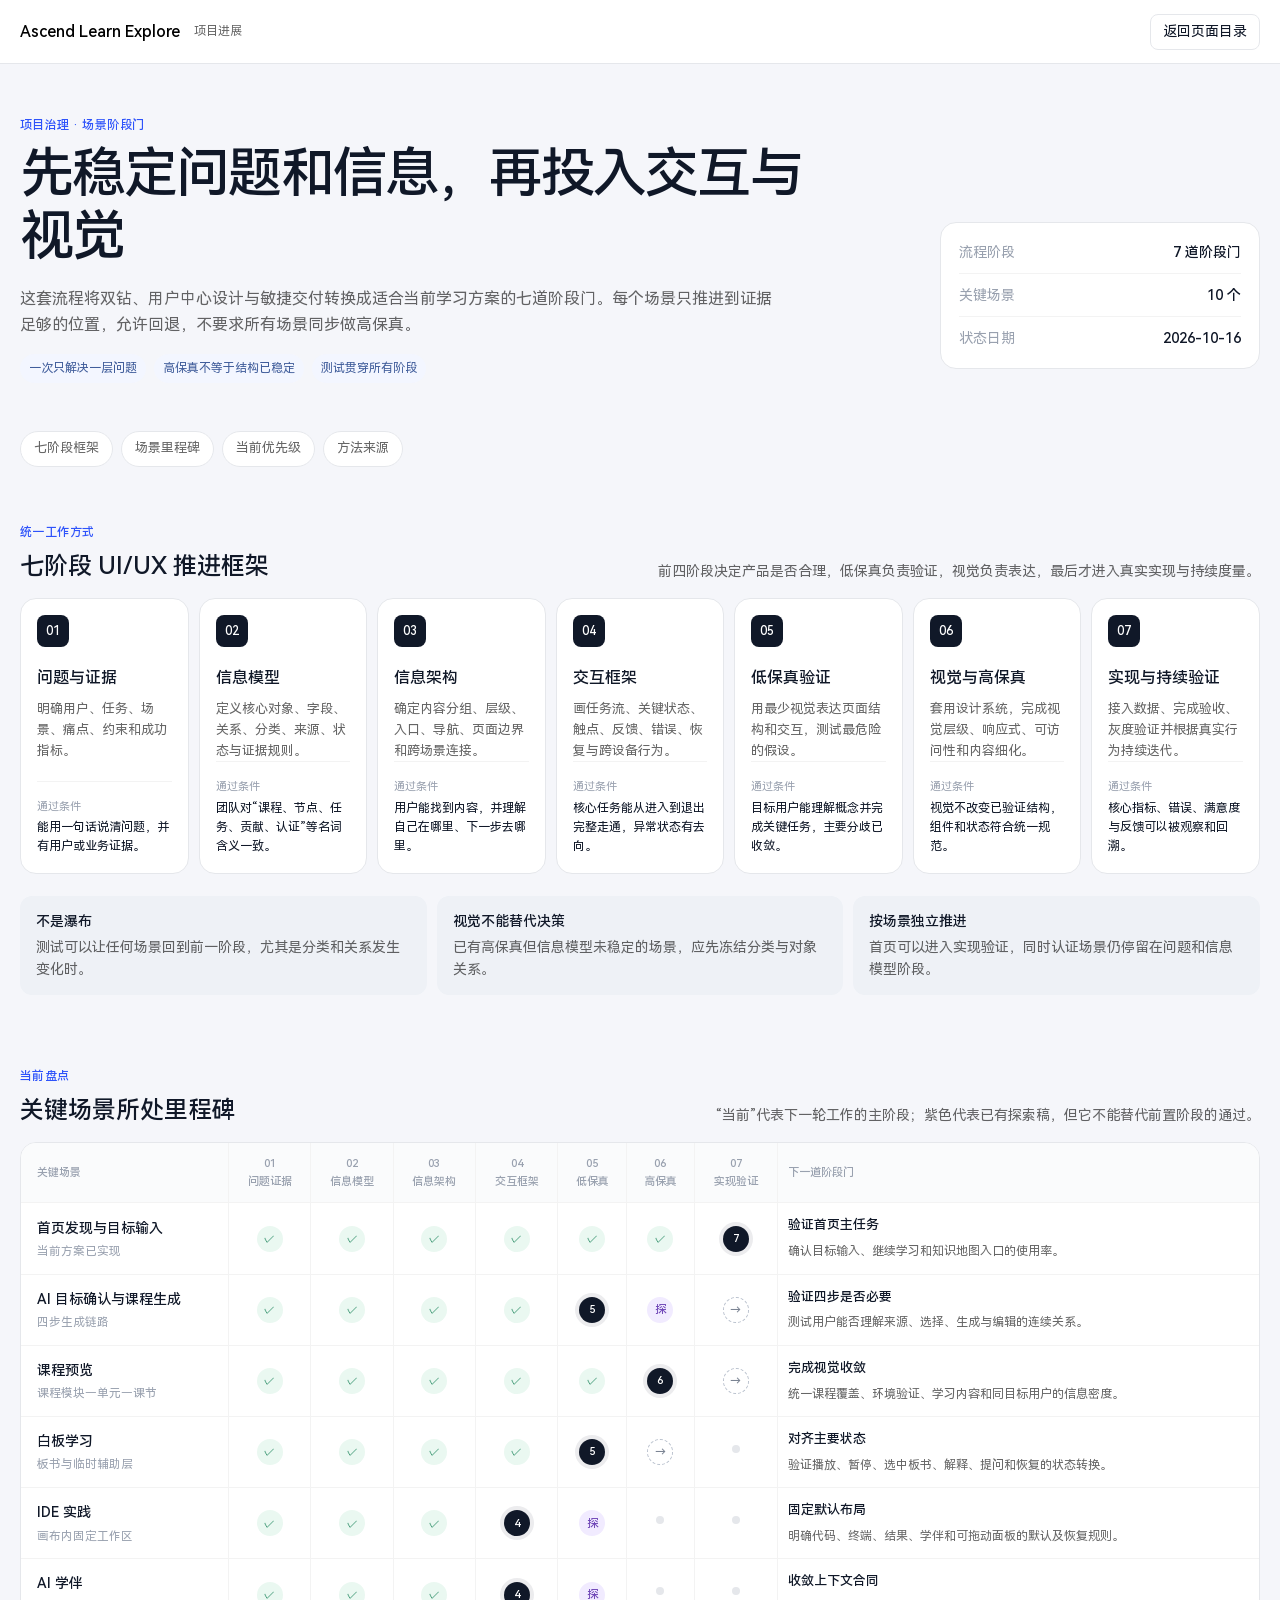
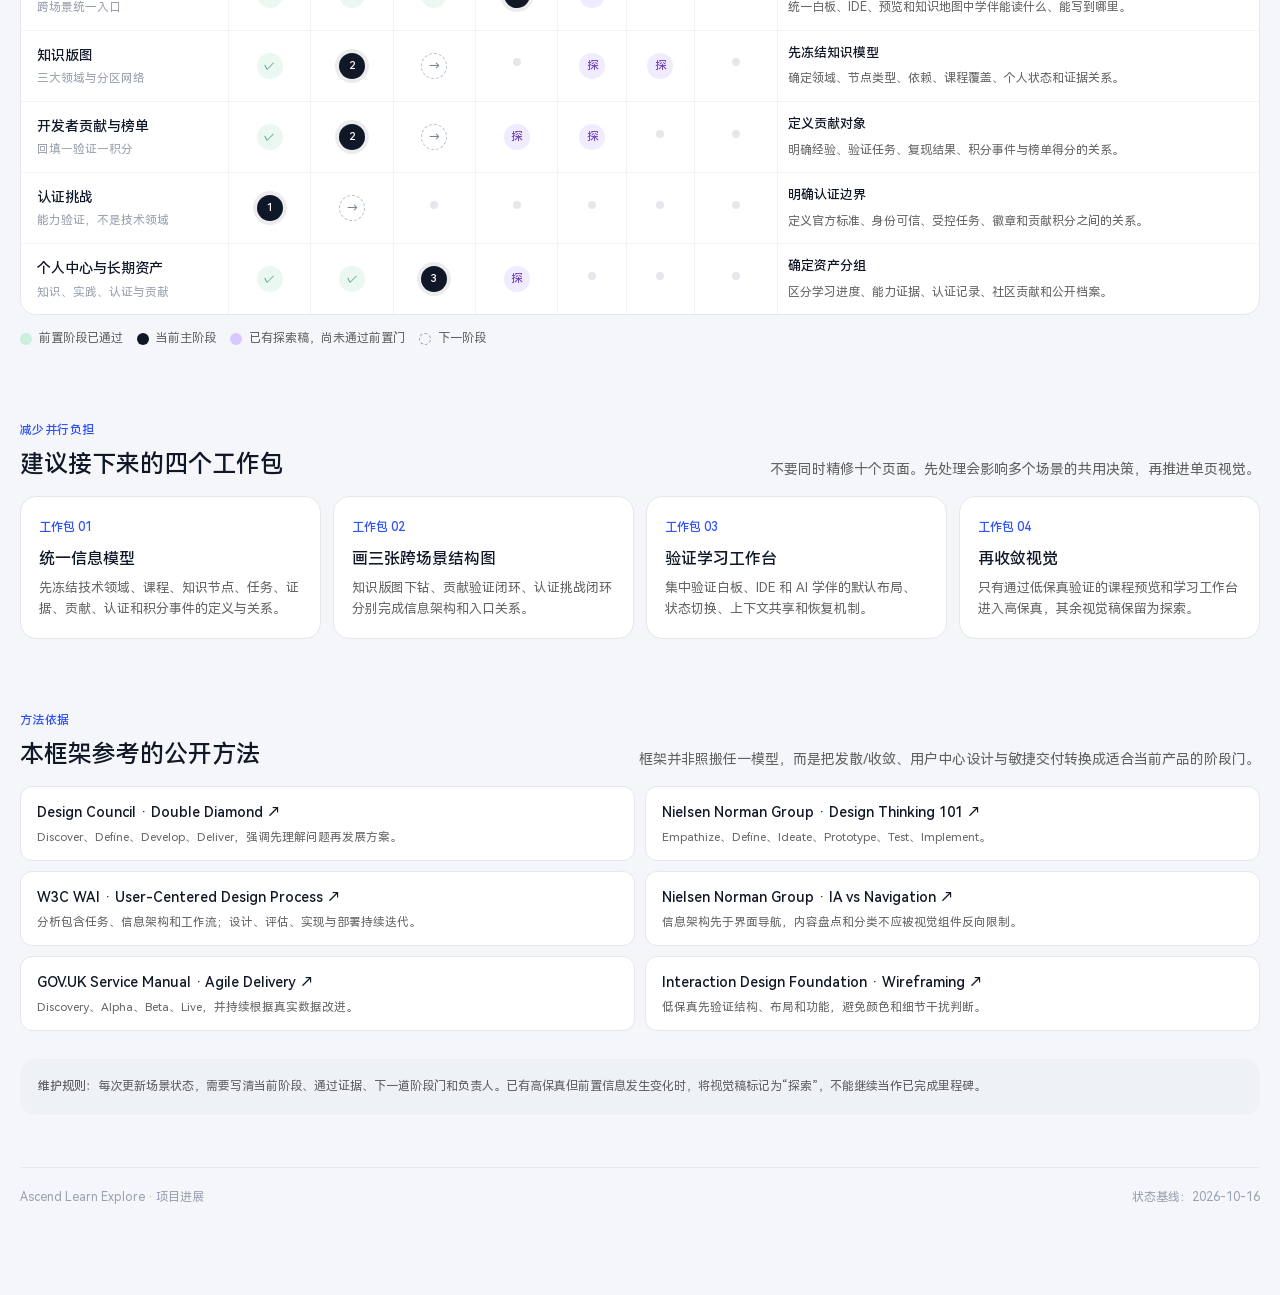
<file: research/design-process-milestones.html>
<!doctype html>
<html lang="zh-CN">
<head>
  <meta charset="utf-8">
  <meta name="viewport" content="width=device-width,initial-scale=1">
  <title>页面已移动 · Ascend Learn Explore</title>
  <meta http-equiv="refresh" content="0;url=project-progress.html">
  <script>location.replace('project-progress.html' + location.search + location.hash)</script>
</head>
<body>
  <p>页面已更名为“项目进展”，正在跳转。<a href="project-progress.html">立即打开</a></p>
</body>
</html>
</file>
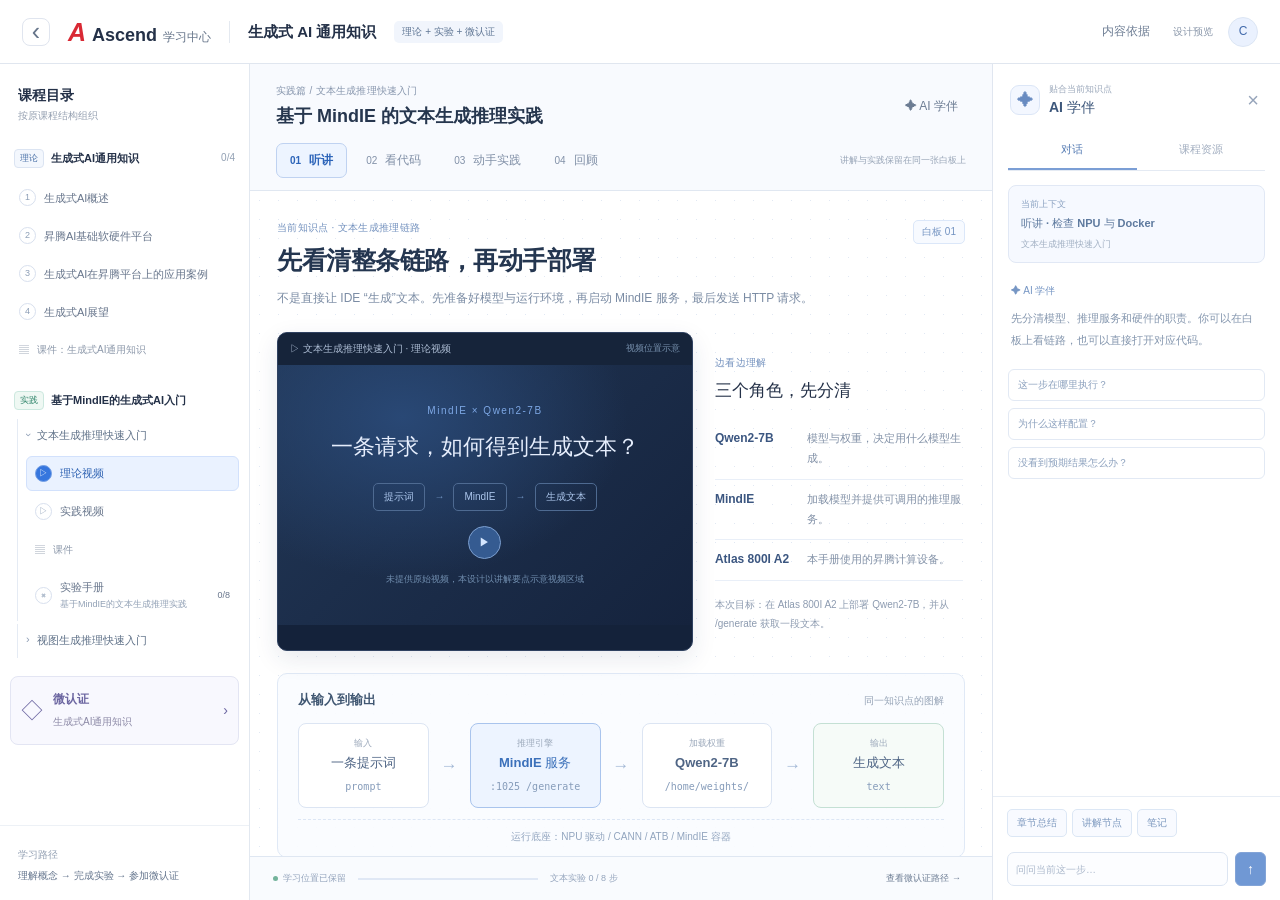
<file: research/generative-ai-workbench.html>
<!doctype html>
<html lang="zh-CN">
<head>
  <meta charset="utf-8"><meta name="viewport" content="width=device-width,initial-scale=1">
  <title>生成式 AI 通用知识 · 一体化学习画布</title>
  <link rel="stylesheet" href="../assets/css/generative-ai-workbench.css?v=1">
</head>
<body>
  <header class="app-header"><a href="../learn.html?course=training" class="exit" aria-label="返回原学习页">‹</a><a class="brand" href="../index.html"><span>A</span>Ascend <small>学习中心</small></a><span class="header-divider"></span><strong>生成式 AI 通用知识</strong><span class="course-category">理论 + 实验 + 微认证</span><div class="header-right"><button id="sourceButton" class="quiet">内容依据</button><span class="preview-tag">设计预览</span><span class="avatar">C</span></div></header>
  <div class="workspace">
    <aside class="course-outline"><div class="outline-head"><span>课程目录</span><small>按原课程结构组织</small></div><nav id="courseOutline" aria-label="理论、实践与微认证课程目录"></nav><div class="outline-bottom"><span>学习路径</span><p>理解概念 → 完成实验 → 参加微认证</p></div></aside>
    <main class="learning-main">
      <header class="lesson-header"><div><div class="breadcrumb">实践篇 / 文本生成推理快速入门</div><h1 id="lessonHeading">基于 MindIE 的文本生成推理实践</h1></div><button class="quiet" id="toggleAssistant" aria-controls="assistant" aria-expanded="true">✦ AI 学伴</button></header>
      <nav class="learning-states" aria-label="当前知识点的学习方式"><button type="button" data-state="listen"><span>01</span>听讲</button><button type="button" data-state="code"><span>02</span>看代码</button><button type="button" data-state="practice"><span>03</span>动手实践</button><button type="button" data-state="review"><span>04</span>回顾</button><small>讲解与实践保留在同一张白板上</small></nav>
      <section class="whiteboard" id="whiteboard" aria-label="学习画布"><div id="stateContent"></div></section>
      <footer class="learning-footer"><span><i></i>学习位置已保留</span><div class="footer-track"><span id="labProgressFill"></span></div><b id="labProgressLabel">文本实验 0 / 8 步</b><button id="openCertification" class="quiet">查看微认证路径 →</button></footer>
    </main>
    <aside class="assistant" id="assistant" aria-label="AI 学伴"><header><span class="ai-symbol">✦</span><div><small>贴合当前知识点</small><strong>AI 学伴</strong></div><button class="quiet" id="closeAssistant" aria-label="收起 AI 学伴">×</button></header><nav class="assistant-tabs" aria-label="学伴内容"><button class="active" data-assistant-tab="dialog">对话</button><button data-assistant-tab="resources">课程资源</button></nav><div id="assistantBody"></div><div class="assistant-tool-row"><button data-tool="summary">章节总结</button><button data-tool="transcript">讲解节点</button><button data-tool="notes">笔记</button></div><form id="assistantForm"><label class="sr-only" for="assistantInput">向 AI 学伴提问</label><input id="assistantInput" placeholder="问问当前这一步…"><button aria-label="发送问题">↑</button></form></aside>
  </div>
  <dialog id="infoDialog"><form method="dialog"><button class="dialog-close" aria-label="关闭">×</button></form><div id="dialogContent"></div></dialog>
  <div class="toast" id="toast" role="status" hidden></div>
  <script src="../assets/js/mindie-lab-content.js?v=1"></script>
  <script src="../assets/js/generative-ai-workbench.js?v=1"></script>
</body>
</html>
</file>
<file: assets/css/course-outline.css>
.outline-stage{width:min(1280px,calc(100vw - 48px));position:relative;left:50%;transform:translateX(-50%)}
.outline-top{display:flex;justify-content:space-between;align-items:flex-start;gap:20px;margin-bottom:22px}
.outline-kicker{font-size:14px;font-weight:600;color:#47689e;margin:0 0 8px}
.outline-top h2{font-size:30px;line-height:1.35;font-weight:600;margin:0 0 9px}
.outline-description{font-size:15px;line-height:1.65;color:#637085;margin:0;max-width:770px}
.outline-toolbar{display:flex;gap:10px;flex-wrap:wrap;justify-content:flex-end}
.outline-toolbar button,.outline-footer button{border:1px solid #d7dfed;background:white;border-radius:11px;padding:10px 16px;color:#365173;font-weight:600;white-space:nowrap}
.outline-toolbar button:hover,.outline-toolbar button:focus-visible,.outline-footer button:hover,.outline-footer button:focus-visible{border-color:var(--blue);color:var(--blue);outline:none}
.outline-toolbar button.primary,.outline-footer button.primary{background:var(--blue);border-color:var(--blue);color:white}
.outline-shell{border:1px solid #e0e6f0;border-radius:17px;background:#fff;overflow:hidden;box-shadow:0 5px 20px rgba(16,24,40,.04)}
.outline-summary{padding:22px 26px;border-bottom:1px solid #e7ebf3}
.outline-summary-top{display:flex;align-items:flex-start;justify-content:space-between;gap:20px}
.outline-summary-heading{min-width:0}
.outline-summary-label{font-size:13px;color:#5a7298;font-weight:600;margin-bottom:7px}
.outline-summary h3{font-size:21px;line-height:1.4;margin:0 0 6px;font-weight:600}
.outline-summary p{font-size:14px;color:#788494;margin:0 0 14px;line-height:1.55}
.outline-meta{display:flex;align-items:center;gap:8px;flex-wrap:wrap;font-size:13px;color:#7c8798}
.outline-count{border:1px solid #e6eaf1;border-radius:99px;padding:5px 10px;background:#f9fafc;color:#5c6980}
.outline-depth-key{display:inline-flex;align-items:center;gap:5px;padding:5px 10px;border:1px solid #e2e8f8;border-radius:99px;background:#f7f9ff;color:#4f66a4}
.outline-depth-key:before{content:"";width:6px;height:6px;border-radius:50%;background:var(--blue)}
.outline-scroll-hint{display:none}
.outline-content{display:grid;grid-template-columns:minmax(0,1fr)}
.outline-content.editing{grid-template-columns:minmax(0,1fr) 320px}
.outline-board{min-height:560px;max-height:65dvh;overflow:auto;background-color:#fdfdff;background-image:radial-gradient(#dfe5f1 .9px,transparent .9px);background-size:20px 20px}
.outline-tree{min-width:870px;display:grid;grid-template-columns:230px minmax(0,1fr);gap:36px;padding:32px 34px 60px}
.outline-root{align-self:start;position:sticky;top:22px;border:1px solid #dce5f3;background:#fff;border-radius:14px;padding:19px;box-shadow:0 2px 6px rgba(16,24,40,.06);font-size:15px;line-height:1.5}
.outline-root small{display:block;margin-top:10px;color:#7c8798;font-size:12px}
.outline-units{display:grid;gap:24px}
.outline-unit-row{display:grid;grid-template-columns:235px minmax(0,1fr);gap:24px;align-items:start}
.outline-unit-row:before{content:"";position:absolute;display:none}
.outline-node{width:100%;text-align:left;cursor:pointer;border:1px solid #dfe5ee;border-radius:14px;background:#fff;padding:16px 17px;box-shadow:0 2px 5px rgba(16,24,40,.05);color:var(--ink);font:inherit}
.outline-node:hover,.outline-node:focus-visible{border-color:var(--blue);outline:none}
.outline-node.selected{border-color:var(--blue);background:#f4f7ff;box-shadow:0 0 0 2px rgba(46,83,250,.1)}
.outline-node small{display:block;font-size:12px;color:#617fa9;margin-bottom:5px}
.outline-node strong{display:block;font-size:15px;line-height:1.45;font-weight:600}
.outline-node em{display:block;margin-top:9px;font-size:12px;font-style:normal;color:#788494}
.outline-chapters{display:grid;gap:10px;padding-left:24px;border-left:1px solid #dbe4f3}
.outline-chapter{position:relative}
.outline-chapter:before{content:"";position:absolute;left:-24px;top:39px;width:24px;border-top:1px solid #dbe4f3}
.outline-chapter .outline-node{padding:13px 15px}
.outline-level{display:inline-block;margin-top:8px;padding:3px 8px;border-radius:99px;background:#eef3ff;color:#4766ad;font-size:12px}
.outline-add-inline{border:1px dashed #bacbf3;background:#fff;color:var(--blue);border-radius:99px;padding:7px 12px;font-size:13px;width:fit-content}
.outline-add-inline:hover{background:#f4f7ff}
.outline-inspector{border-left:1px solid #e5e9f0;background:#fff;padding:22px;overflow-y:auto;max-height:65dvh}
.outline-inspector h3{font-size:18px;font-weight:600;margin:0 0 8px}
.outline-inspector p{font-size:13px;line-height:1.6;color:#748093;margin:0 0 22px}
.outline-inspector label{display:block;font-size:13px;font-weight:600;color:#4b5a70;margin:18px 0 7px}
.outline-inspector input{display:block;width:100%;border:1px solid #cad4e4;border-radius:10px;padding:10px 12px;font:inherit;outline-color:var(--blue)}
.outline-inspector .outline-add-button{border:1px solid var(--blue);background:var(--blue);color:white;border-radius:10px;padding:10px 14px;font-weight:600;margin-top:10px}
.outline-inspector .outline-chapter-count{display:flex;align-items:center;justify-content:space-between;padding:12px;border:1px solid #e4e9f2;border-radius:10px;background:#f9fbff}
.outline-difficulty{display:grid;gap:8px}
.outline-difficulty button{border:1px solid #dfe5ee;background:#fff;border-radius:10px;padding:10px 12px;text-align:left;color:#536278}
.outline-difficulty button[aria-checked="true"]{border-color:var(--blue);background:#f3f6ff;color:#2143b0;font-weight:600}
.outline-footer{display:flex;align-items:center;justify-content:space-between;gap:14px;padding:19px 0;flex-wrap:wrap}
.outline-footer p{font-size:14px;color:#6a778b;margin:0}
.outline-footer-actions{display:flex;gap:10px;flex-wrap:wrap}
.outline-confirmed{color:#315a9c!important}
.course-flow.outline-expanded .flow-header,.course-flow.outline-expanded .flow-goal,.course-flow.outline-expanded .flow-note{display:none}
.course-flow.outline-expanded .flow-main{width:100%;max-width:none;padding:0;margin:0}
.course-flow.outline-expanded .outline-stage{width:100%;left:0;transform:none;min-height:100dvh;padding:20px 24px;background:#fcfcfe}
.course-flow.outline-expanded .outline-top{margin-bottom:15px}
.course-flow.outline-expanded .outline-board,.course-flow.outline-expanded .outline-inspector{max-height:calc(100dvh - 260px);min-height:calc(100dvh - 260px)}
@media(max-width:900px){.outline-stage{width:calc(100vw - 32px)}.outline-top{flex-direction:column}.outline-toolbar{justify-content:flex-start}.outline-summary-top{flex-direction:column}.outline-content.editing{grid-template-columns:1fr}.outline-inspector{border-left:0;border-top:1px solid #e5e9f0;max-height:none}.outline-board{min-height:440px}.course-flow.outline-expanded .outline-stage{padding:16px}.course-flow.outline-expanded .outline-board{min-height:50dvh;max-height:50dvh}.course-flow.outline-expanded .outline-inspector{min-height:auto;max-height:none}}
@media(max-width:700px){.outline-top h2{font-size:24px}.outline-summary{padding:18px}.outline-summary h3{font-size:17px}.outline-scroll-hint{display:block!important;margin:12px 0 0!important;color:#637085!important}.outline-tree{padding:20px;gap:20px}.outline-footer{align-items:flex-start}.outline-footer-actions{width:100%}.outline-footer-actions button{flex:1}}
</file>
<file: assets/css/course-conversation.css>
.course-flow.conversation .flow-main{width:min(1280px,calc(100% - 48px));padding-top:56px}
.course-flow.conversation .flow-goal{margin:0 0 52px auto;max-width:min(620px,100%);padding:12px 20px;border-radius:18px 18px 4px 18px;background:#f1f3f7;color:#27344b;text-align:left;font-size:16px;line-height:1.5;box-shadow:none}
.course-flow.conversation .flow-intro,.course-flow.conversation .flow-progress,.course-flow.conversation .flow-question-block,.course-flow.conversation .flow-step{width:min(1232px,100%);margin-left:auto;margin-right:auto}
.flow-step{scroll-margin-top:48px;margin-bottom:20px;padding:0;border:0;border-radius:0;background:transparent;box-shadow:none}.flow-step-title{display:flex;align-items:center;gap:8px;color:#26354e}.flow-step-icon{width:20px;height:20px;flex:0 0 auto;object-fit:contain}.flow-step-title h2{margin:0;font-size:16px;line-height:24px;font-weight:400}.flow-step-count{color:#7d8aa1;font-size:16px;line-height:24px;font-weight:400}.flow-step-state{width:20px;height:20px;flex:0 0 auto;margin-left:auto;border-radius:50%;position:relative;border:1px solid #cdd5e1}.flow-step[data-state="active"] .flow-step-state{border:3px solid #d0daff;border-top-color:#2e53fa;animation:flow-loading .8s linear infinite}.flow-step[data-state="done"] .flow-step-state{background:#2e53fa;border-color:#2e53fa}.flow-step[data-state="done"] .flow-step-state:after{content:"";position:absolute;left:6px;top:4px;width:5px;height:8px;border:solid #fff;border-width:0 1.5px 1.5px 0;transform:rotate(45deg)}.course-flow.conversation .flow-intro h2,.course-flow.conversation .assistant-turn-body>h2{margin:0 0 6px;font-size:16px;line-height:24px;font-weight:400}.flow-process-tech{display:flex;gap:8px;flex-wrap:wrap;margin:14px 0 12px}.flow-process-tech span{border-radius:99px;background:#f1f4fb;color:#52658a;padding:4px 11px;font-size:14px;line-height:20px}.flow-source-list{display:grid;gap:8px}.flow-process-source{display:flex;align-items:center;gap:8px;color:#526071;font-size:14px;line-height:20px;min-width:0}.flow-process-source-title{overflow:hidden;text-overflow:ellipsis;white-space:nowrap}.flow-process-source-icon{width:16px;height:16px;object-fit:contain;flex:0 0 auto}.flow-process-url,.flow-process-official{border-radius:4px;padding:1px 6px;font-size:12px;line-height:18px;flex:0 0 auto}.flow-process-url{background:#f3f5f8;color:#7a8594}.flow-process-official{background:#eaf1ff;color:#4166b6}.flow-more-sources{margin-top:12px;border:0;background:transparent;color:#4267be;padding:0;font-size:14px;line-height:20px;font-weight:600;cursor:pointer}.flow-more-sources:hover{text-decoration:underline}.flow-more-panel{display:grid;gap:8px;margin-top:12px;padding:12px;border:1px solid #e1e8f5;border-radius:10px;background:#f8faff}.preview-action-panel{position:fixed;left:50%;bottom:24px;z-index:10;display:flex;align-items:center;gap:10px;padding:10px;border:1px solid #e3e7ee;border-radius:15px;background:rgba(255,255,255,.94);box-shadow:0 12px 30px rgba(16,24,40,.16);transform:translateX(-50%);backdrop-filter:blur(12px)}.preview-action-panel button{min-height:40px;border-radius:10px;padding:0 16px;font-size:14px;font-weight:600;white-space:nowrap}.preview-start{border:1px solid #111827;background:#111827;color:#fff}.preview-start:hover{background:#000}.preview-plan{border:1px solid #d8dee8;background:#fff;color:#334155}.preview-plan:hover{border-color:#9aabc4;background:#f7f9fc}.preview-plan[aria-pressed="true"]{border-color:#9eb2e5;background:#edf3ff;color:#3158a6}@keyframes flow-loading{to{transform:rotate(360deg)}}
.assistant-turn{display:block;margin:20px 0 0;scroll-margin-top:92px}.course-flow.conversation .flow-step{margin:0 0 20px}.course-flow.conversation .flow-step+.flow-step{margin-top:0}
.assistant-avatar{width:42px;height:42px;border-radius:14px;background:#15213b;color:#fff;display:grid;place-items:center;font-size:13px;font-weight:700;letter-spacing:.04em;box-shadow:0 5px 14px rgba(21,33,59,.15)}
.assistant-turn-body{min-width:0}
.assistant-label{font-size:14px;font-weight:600;color:#335b9e;margin:4px 0 8px}
.assistant-turn-body>h2{font-size:25px;line-height:1.35;font-weight:600;margin:0 0 8px}
.assistant-turn-body>.assistant-lead{font-size:15px;line-height:1.65;color:#697586;margin:0 0 24px}
.course-flow.conversation .flow-question-block{margin-top:38px;padding-top:24px}.course-flow.conversation .flow-question-head{margin-bottom:16px}.course-flow.conversation .flow-question-head h3{font-size:22px;line-height:1.4}.course-flow.conversation .flow-options{grid-template-columns:repeat(3,300px);gap:16px;justify-content:start}.course-flow.conversation .flow-option{width:300px;min-height:160px;height:160px;padding:18px 20px;border-radius:14px;gap:7px}.course-flow.conversation .flow-option strong{font-size:16px;line-height:1.35}.course-flow.conversation .flow-option span{font-size:14px;line-height:1.55}.course-flow.conversation .flow-actions{margin-top:22px}.course-flow.conversation .flow-primary{min-height:44px}.course-flow.conversation .flow-skip{min-height:44px}
.course-flow.conversation .outline-stage{width:100%;max-width:none;position:static;left:auto;transform:none;margin:0}
.course-flow.conversation .outline-board{min-height:520px;max-height:560px;cursor:grab;touch-action:pan-x pan-y}
.course-flow.conversation .outline-board.dragging{cursor:grabbing;user-select:none}
.course-flow.conversation .outline-top{display:flex;justify-content:flex-end;align-items:center;padding:14px 20px 0}
.course-flow.conversation .outline-top>div:first-child{display:none}
.course-flow.conversation .outline-summary{padding:24px 28px}
.course-flow.conversation.outline-expanded .outline-stage{position:fixed;inset:0;z-index:50;width:100%;max-width:none;left:0;transform:none;overflow:auto;padding:20px 24px;background:#fcfcfe}
.course-flow.conversation.outline-expanded .outline-top{display:flex}
.course-flow.conversation.outline-expanded .outline-top>div:first-child{display:block}
.course-flow.conversation.outline-expanded .outline-board{min-height:calc(100dvh - 260px);max-height:calc(100dvh - 260px)}
.course-flow.conversation.outline-expanded .flow-main{width:100%;padding:0}
.compose-shell{border:1px solid #e3e9f3;background:#fff;border-radius:20px;padding:26px;box-shadow:0 8px 26px rgba(16,24,40,.05)}
.compose-header{display:flex;justify-content:space-between;align-items:center;gap:16px;flex-wrap:wrap;margin-bottom:20px}
.compose-header strong{font-size:17px}
.compose-status{font-size:13px;color:#4869a5}
.compose-header button{border:1px solid #d5dff0;background:#fff;border-radius:9px;padding:8px 12px;color:#4568a7}
.compose-header button:hover{border-color:var(--blue)}
.compose-progress{height:5px;background:#ebeff7;border-radius:99px;overflow:hidden;margin-bottom:24px}
.compose-progress span{display:block;height:100%;width:0;background:var(--blue);border-radius:99px;transition:width .1s}
.compose-grid{display:grid;grid-template-columns:minmax(270px,.75fr) minmax(0,1.25fr);gap:26px;align-items:start}
.paper-area{padding:15px 15px 0;overflow:hidden}
.paper-sheet{position:relative;min-height:430px;max-height:520px;overflow:auto;background:#fffaf2;border:1px solid #eee5d6;border-radius:8px 8px 2px 2px;padding:26px 27px 38px;box-shadow:0 10px 22px rgba(87,91,98,.14);transform:rotate(-1deg)}
.paper-sheet:before{content:"";position:absolute;left:0;right:0;top:0;height:6px;background:linear-gradient(90deg,#e6edf4,#f7f2e9)}
.paper-heading{display:flex;justify-content:space-between;gap:15px;border-bottom:1px solid #8a93a3;padding-bottom:12px;font:12px/1.4 ui-monospace,SFMono-Regular,Menlo,monospace;color:#526075;letter-spacing:.04em}
.paper-text{font:15px/1.75 ui-monospace,SFMono-Regular,Menlo,"Courier New",monospace;color:#23314a;white-space:pre-wrap;overflow-wrap:anywhere;margin:23px 0 0}
.paper-caret{display:inline-block;width:8px;height:17px;background:#405b94;vertical-align:-3px;animation:caret-blink .8s steps(1) infinite}
.paper-caret[hidden]{display:none}
.typewriter-base{height:78px;margin:-4px -12px 0;border-radius:23px 23px 12px 12px;background:linear-gradient(180deg,#cde1ed,#96b6c8 72%,#7e9caf);border:1px solid #95aebc;box-shadow:0 11px 22px rgba(77,98,117,.2);position:relative}
.typewriter-base:before{content:"";position:absolute;left:8%;right:8%;top:19px;height:31px;border-radius:9px;background:radial-gradient(circle,#344659 5px,transparent 6px) 0 0/27px 18px,#536b7b;box-shadow:inset 0 3px 8px rgba(14,29,39,.27)}
.typewriter-base:after{content:"ASCEND LEARN";position:absolute;left:0;right:0;bottom:7px;text-align:center;font:11px ui-monospace,SFMono-Regular,Menlo,monospace;letter-spacing:.2em;color:#38536a}
@keyframes caret-blink{50%{opacity:0}}
.course-preview{border:1px solid #e2e8f1;border-radius:17px;background:#fff;overflow:hidden;box-shadow:0 3px 12px rgba(16,24,40,.04)}
.preview-hero{display:grid;grid-template-columns:180px minmax(0,1fr);gap:22px;padding:22px;border-bottom:1px solid #e7ebf2}
.preview-cover{min-height:180px;border-radius:16px;background:linear-gradient(145deg,#d8edff,#c7e0fb);display:grid;place-items:center;overflow:hidden;position:relative}
.preview-cover:before,.preview-cover:after{content:"";position:absolute;border:2px solid #456887;transform:rotate(30deg);width:82px;height:82px;border-radius:15px}
.preview-cover:before{left:25%;top:24%;box-shadow:38px 40px 0 -5px #d7ebff,39px 41px 0 -3px #456887}
.preview-cover:after{right:17%;bottom:14%;width:55px;height:55px}
.preview-cover span{font-size:54px;color:#294e77;font-weight:700;position:relative;z-index:1}
.preview-kicker{display:inline-block;padding:4px 9px;border-radius:99px;background:#eaf1ff;color:#4366ab;font-size:12px;font-weight:600;margin:0 0 9px}
.preview-hero h3{font-size:22px;line-height:1.35;margin:0 0 10px;font-weight:600}
.preview-description{font-size:14px;line-height:1.65;color:#647184;margin:0 0 14px}
.preview-tags{display:flex;gap:6px;flex-wrap:wrap}
.preview-tags span{border:1px solid #dfe5ee;border-radius:99px;padding:4px 8px;font-size:12px;color:#768399}
.preview-unit-list{padding:20px 22px 26px;display:grid;gap:20px}
.preview-unit{display:grid;grid-template-columns:54px minmax(0,1fr);gap:14px;border-top:1px solid #ecf0f5;padding-top:19px;animation:preview-enter .35s ease-out both}
.preview-unit:first-child{border-top:0;padding-top:0}
.preview-unit-number{height:48px;width:48px;border-radius:12px;background:#ecf3ff;color:#365b9e;display:grid;place-items:center;text-align:center;white-space:pre-line;font-size:14px;font-weight:600;line-height:1.35}
.preview-unit h4{font-size:17px;line-height:1.4;margin:0 0 6px}
.preview-unit p{color:#738094;font-size:13px;line-height:1.6;margin:0 0 12px}
.preview-lecture{border:1px solid #e1e7f0;border-radius:12px;margin-top:9px;overflow:hidden;background:#fff}
.preview-lecture-head{padding:12px 15px;font-size:14px;font-weight:600}
.preview-lecture-head span{border:1px solid #d1def5;background:#f7faff;color:#49689d;border-radius:99px;padding:2px 7px;font-size:11px;margin-right:8px}
.preview-lesson{border-top:1px solid #eef1f6;background:#fbfcfe;padding:10px 15px;font-size:13px;color:#68768b;display:flex;justify-content:space-between;gap:10px}.preview-lesson-main{display:flex;align-items:center;gap:6px;min-width:0}.preview-lesson-main>span:last-child{overflow:hidden;text-overflow:ellipsis;white-space:nowrap}.preview-lesson-kind{display:inline-flex;align-items:center;gap:3px;color:#556c9c;white-space:nowrap}.preview-lesson-kind i{font-style:normal;font-size:12px}
.preview-lesson em{font-style:normal;color:#98a4b4;white-space:nowrap}
@keyframes preview-enter{from{opacity:0;transform:translateY(12px)}to{opacity:1;transform:translateY(0)}}
@media(max-width:980px){.course-flow.conversation .flow-options{grid-template-columns:repeat(3,minmax(0,1fr))}.course-flow.conversation .flow-option{width:auto}}
@media(max-width:900px){.compose-grid{grid-template-columns:1fr}.paper-area{max-width:560px;margin:0 auto;width:100%}.preview-hero{grid-template-columns:140px minmax(0,1fr)}}
@media(max-width:700px){.course-flow.conversation .flow-main{width:calc(100% - 32px);padding-top:32px}.course-flow.conversation .flow-goal{margin-bottom:32px;font-size:16px}.flow-step{margin-bottom:20px}.flow-step-title h2{font-size:16px;line-height:24px}.flow-step-count{font-size:14px}.flow-process-source{gap:6px}.flow-process-source-title{max-width:40vw}.course-flow.conversation .flow-options{grid-template-columns:1fr}.course-flow.conversation .flow-option{width:100%;min-height:160px;height:auto}.assistant-turn{margin-top:20px}.compose-shell{padding:15px}.paper-area{padding:4px}.paper-sheet{min-height:360px}.preview-hero{grid-template-columns:1fr}.preview-cover{min-height:140px}.preview-unit-list{padding:16px}.preview-action-panel{bottom:14px;max-width:calc(100vw - 32px)}.course-flow.conversation.outline-expanded .outline-stage{padding:14px}.course-flow.conversation.outline-expanded .outline-board{min-height:50dvh;max-height:50dvh}}
@media(prefers-reduced-motion:reduce){.paper-caret{animation:none}.preview-unit{animation:none}}

/* 第一步可信资料：复用语义文本、8px/12px 间距与 12px 卡片圆角 */
.flow-trust-notice{display:grid;gap:12px;margin-top:8px;border:1px solid var(--line);border-radius:12px;background:var(--surface);padding:16px}.flow-trust-copy{display:grid;gap:8px}.flow-trust-copy strong{color:var(--ink);font-size:14px;line-height:20px;font-weight:600}.flow-trust-copy p{margin:0;color:var(--body);font-size:14px;line-height:22px;font-weight:400}.flow-evidence-tags{display:grid;grid-template-columns:repeat(4,minmax(0,1fr));gap:8px}.flow-evidence-tag{display:grid;gap:2px;border-radius:8px;background:var(--subtle);padding:10px 12px}.flow-evidence-tag b{color:var(--ink);font-size:14px;line-height:20px;font-weight:400}.flow-evidence-tag small{color:var(--body);font-size:12px;line-height:18px}.flow-search-step .flow-process-tech{margin-top:12px}
@media(max-width:700px){.flow-evidence-tags{grid-template-columns:repeat(2,minmax(0,1fr))}}

/* AI 对话场景：标题、辅助说明与内容的纵向节奏 */
.course-flow.conversation .flow-step-title h2{font-weight:500}
.course-flow.conversation .flow-step-title+.flow-intro{margin-top:8px;margin-bottom:12px}
.course-flow.conversation .flow-intro h2{margin:0;color:rgba(0,0,0,.6);font-size:16px;line-height:24px;font-weight:400}
.course-flow.conversation .flow-progress{margin:0 0 12px}
.course-flow.conversation .flow-question-block{margin-top:12px;padding-top:12px}
.course-flow.conversation .flow-question-head h3{font-size:14px;line-height:20px;font-weight:500}

/* AI 对话场景：课程大纲与课程预览的文字输出 */
.course-flow.conversation .flow-step>.assistant-turn{margin-top:8px}
.course-flow.conversation .assistant-label{margin:0 0 8px;color:rgba(0,0,0,.6);font-size:16px;line-height:24px;font-weight:400}
.course-flow.conversation .assistant-turn-body>h2{margin:0 0 8px;color:#17223a;font-size:16px;line-height:24px;font-weight:400}
.course-flow.conversation .assistant-turn-body>.assistant-lead{margin:0 0 12px;color:rgba(0,0,0,.6);font-size:14px;line-height:22px;font-weight:400}
.course-flow.conversation .outline-summary{padding:20px 28px}

/* AI 对话场景：检索与全屏阶段 */
.course-flow.conversation .flow-step-title h2{font-size:14px;line-height:20px;font-weight:400;color:rgba(0,0,0,.6)}
.course-flow.conversation .flow-step-count{font-size:14px;line-height:20px;font-weight:400;color:rgba(0,0,0,.6)}
.course-flow.conversation .flow-question-head h3{font-size:16px;line-height:24px;font-weight:500}
.flow-process-source{transition:opacity .22s ease,transform .22s ease}.flow-process-source.source-pending{opacity:0;transform:translateY(6px);pointer-events:none}
.preview-title-row{display:flex;align-items:center;gap:10px;flex-wrap:wrap}.preview-title-row h3{margin:0!important}.preview-play{border:0;border-radius:999px;background:#000;color:#fff;padding:6px 10px;font-size:12px;line-height:18px;font-weight:500}.preview-play:hover{background:#2e53fa}
.course-preview-fullscreen-header{display:none}
.course-flow.conversation.course-preview-expanded #coursePreviewStep{position:fixed;inset:0;z-index:70;overflow:auto;background:#fcfcfe;padding:20px 24px 108px}
.course-flow.conversation.course-preview-expanded #coursePreviewStep>.assistant-turn{width:min(1280px,100%);margin:0 auto}.course-flow.conversation.course-preview-expanded #coursePreviewStep .compose-shell{margin-top:16px}.course-flow.conversation.course-preview-expanded .preview-action-panel{z-index:80}.course-flow.conversation.course-preview-expanded .course-preview-fullscreen-header{width:min(1280px,100%);margin:0 auto;display:flex;align-items:center;justify-content:space-between}.course-preview-fullscreen-header strong{font-size:16px;font-weight:500}.course-preview-fullscreen-header button{border:1px solid #d7dfed;border-radius:9px;background:#fff;padding:8px 12px;color:#365173;font-size:14px}.course-preview-fullscreen-header button:hover{border-color:#2e53fa;color:#2e53fa}
.course-flow.conversation.outline-expanded .outline-board .outline-tree{zoom:.5;width:200%}
.course-flow.conversation.outline-expanded .outline-board{overflow:auto}
@media(max-width:700px){.course-flow.conversation .flow-step-title h2,.course-flow.conversation .flow-step-count{font-size:14px}.course-flow.conversation .flow-question-head h3{font-size:16px}.course-flow.conversation.course-preview-expanded #coursePreviewStep{padding:14px 14px 100px}.course-flow.conversation.outline-expanded .outline-board .outline-tree{zoom:.65;width:154%}}

/* 修复全屏课程预览：不继承对话流的内容宽度 */
.course-flow.conversation .flow-intro h2{font-size:14px;line-height:20px;font-weight:400;color:rgba(0,0,0,.6)}
.course-flow.conversation.course-preview-expanded #coursePreviewStep{width:100%;max-width:none;margin:0;right:0;bottom:0;left:0;top:0}
.course-flow.conversation.course-preview-expanded #coursePreviewStep.flow-step{width:100%;max-width:none;margin:0}

/* 第四步：锁定视口，纸张与课程内容各自在定高区域内滚动 */
.course-flow.conversation.course-preview-expanded #coursePreviewStep{height:100dvh;overflow:hidden;padding:18px 24px 92px;display:grid;grid-template-rows:auto minmax(0,1fr);gap:10px}
.course-flow.conversation.course-preview-expanded #coursePreviewStep>.assistant-turn{height:100%;min-height:0;overflow:hidden}
.course-flow.conversation.course-preview-expanded #coursePreviewStep .assistant-turn-body{height:100%;min-height:0;display:grid;grid-template-rows:auto auto auto minmax(0,1fr);overflow:hidden}
.course-flow.conversation.course-preview-expanded #coursePreviewStep .assistant-label{margin-bottom:2px}
.course-flow.conversation.course-preview-expanded #coursePreviewStep .assistant-turn-body>h2{margin-bottom:2px}
.course-flow.conversation.course-preview-expanded #coursePreviewStep .assistant-turn-body>.assistant-lead{margin-bottom:8px}
.course-flow.conversation.course-preview-expanded #coursePreviewStep .compose-shell{height:100%;min-height:0;margin-top:0;padding:18px;display:grid;grid-template-rows:auto 5px minmax(0,1fr);overflow:hidden}
.course-flow.conversation.course-preview-expanded #coursePreviewStep .compose-header{margin-bottom:12px;flex-wrap:nowrap}
.course-flow.conversation.course-preview-expanded #coursePreviewStep .compose-progress{margin-bottom:12px}
.course-flow.conversation.course-preview-expanded #coursePreviewStep .compose-grid{height:100%;min-height:0;gap:16px;align-items:stretch;overflow:hidden}
.course-flow.conversation.course-preview-expanded #coursePreviewStep .paper-area{height:100%;min-height:0;padding:8px 12px 0;position:relative;display:flex;align-items:flex-end;overflow:hidden}
.course-flow.conversation.course-preview-expanded #coursePreviewStep .paper-sheet{width:100%;height:100%;min-height:0;max-height:none;padding-bottom:112px;overscroll-behavior:contain;scrollbar-gutter:stable}
.course-flow.conversation.course-preview-expanded #coursePreviewStep .typewriter-base{position:absolute;z-index:2;left:12px;right:12px;bottom:0;margin:0}
.course-flow.conversation.course-preview-expanded #coursePreviewStep .course-preview{height:100%;min-height:0;overflow-y:auto;overscroll-behavior:contain;scrollbar-gutter:stable;padding-bottom:72px}

@media(max-width:900px){
  .course-flow.conversation.course-preview-expanded #coursePreviewStep{overflow:auto;display:block;height:100dvh;padding-bottom:96px}
  .course-flow.conversation.course-preview-expanded #coursePreviewStep>.assistant-turn,.course-flow.conversation.course-preview-expanded #coursePreviewStep .assistant-turn-body,.course-flow.conversation.course-preview-expanded #coursePreviewStep .compose-shell{height:auto;overflow:visible}
  .course-flow.conversation.course-preview-expanded #coursePreviewStep .compose-grid{height:auto;grid-template-columns:1fr;overflow:visible}
  .course-flow.conversation.course-preview-expanded #coursePreviewStep .paper-area,.course-flow.conversation.course-preview-expanded #coursePreviewStep .course-preview{height:min(560px,58dvh)}
}
</file>
<file: assets/css/home-figma.css>
:root{--home-bg:#f5f6fa;--home-ink:#101828;--home-muted:rgba(0,0,0,.6);--home-blue:#2e53fa;--home-line:#e5e7eb}
body{background:var(--home-bg)}
.site-nav{position:sticky;top:0;z-index:20;height:64px;border:0;background:#fff}
.dlc-nav{width:min(1872px,calc(100% - 48px));height:64px;margin:auto;display:flex;align-items:center;gap:24px}
.dlc-logo{width:139px;height:50px;display:block;object-fit:contain;object-position:left center}
.dlc-nav-links{display:flex;align-items:flex-end;gap:32px;height:64px;flex:1;overflow:hidden}
.dlc-nav-links a{height:64px;padding:20px 0 18px;white-space:nowrap;color:#000;font-size:16px;line-height:24px;border-bottom:2px solid transparent}
.dlc-nav-links a:first-child{font-size:20px;font-weight:700}
.dlc-nav-links a.active{color:#c7000b;border-color:#c7000b}
.dlc-nav-actions{width:430px;height:46px;object-fit:contain;object-position:right center;flex:0 0 auto}
.dlc-main{background:var(--home-bg);overflow:visible}
.dlc-hero{position:relative;height:368px;background:#f1f2f8;overflow:visible}
.dlc-hero:before{content:"";position:absolute;inset:0;background:url("../images/figma-home/hero-bg.png") center top/cover no-repeat;opacity:.3}
.dlc-hero-inner{position:relative;z-index:40;width:min(1488px,calc(100% - 64px));height:100%;margin:auto;display:flex;flex-direction:column;align-items:center;padding-top:45px;text-align:center}
.dlc-title{margin:0;font-size:50px;line-height:50px;font-weight:600;color:var(--home-ink)}
.dlc-title span{background:linear-gradient(90deg,#8678f1,#b6a0ff);background-clip:text;-webkit-background-clip:text;color:transparent}
.dlc-subtitle{margin:10px 0 22px;color:#8f8f8f;font-size:12px;line-height:22px}
.dlc-mode-tabs{width:310px;height:44px;border-radius:20px;background:#fff;display:grid;grid-template-columns:1fr 1fr;padding:2px;margin-bottom:22px}
.dlc-mode-tabs button{border:0;border-radius:18px;background:transparent;color:rgba(0,0,0,.6);font-size:16px;font-weight:600}
.dlc-mode-tabs button[aria-selected="true"]{background:#000;color:#fff}
.dlc-search-shell{position:relative;width:min(1280px,100%);height:98px;border-radius:24px;background:#f9f9f9}.dlc-search{position:relative;z-index:30;width:100%;height:68px;margin:0;border:1px solid #e5e7eb;border-radius:24px;background:#fff;box-shadow:none;display:flex;align-items:center;padding:0 20px;gap:12px;text-align:left}
.dlc-search-icon{width:20px;height:20px;border:2px solid #111;border-radius:50%;position:relative;flex:0 0 auto}
.dlc-search-icon:after{content:"";position:absolute;width:7px;height:2px;background:#111;right:-5px;bottom:-2px;transform:rotate(45deg);border-radius:2px}
.dlc-search input{min-width:0;flex:1;border:0;outline:0;background:transparent;color:#111;font-size:16px}
.dlc-search input::placeholder{color:#7a8290}
.dlc-shortcut-key{border:1px solid #dfe3ea;border-radius:7px;background:rgba(255,255,255,.7);padding:2px 7px;color:#626c7a;font-size:13px}
.dlc-submit{width:38px;height:38px;border:0;border-radius:50%;background:#000;color:#fff;font-size:21px;display:grid;place-items:center;transition:transform .16s,background .16s}
.dlc-submit:hover{transform:translateY(-1px);background:#2e53fa}
.dlc-search-hint{position:absolute;z-index:30;left:0;right:0;top:74px;min-height:18px;margin:0;color:#9499a5;font-size:12px;pointer-events:none}.dlc-search-helper{position:absolute;z-index:31;left:0;right:0;top:72px;margin:0;color:#8f8f8f;font-size:12px;line-height:22px;pointer-events:auto}.dlc-search-helper button{position:relative;z-index:1;border:0;background:transparent;color:var(--home-blue);font-weight:600;padding:0 2px;cursor:pointer}.dlc-search-helper button:hover,.dlc-search-helper button:focus-visible{text-decoration:underline}
.dlc-selected-prompt{position:absolute;z-index:1;left:51px;display:inline-flex;align-items:center;gap:4px;width:80px;height:20px;color:rgba(0,0,0,.5);font-size:14px;line-height:20px;white-space:nowrap}.selected-prompt-mark{width:18px;height:18px;background:url("../images/figma-home/search-shortcut.png") center/contain no-repeat;position:relative;flex:0 0 auto}.selected-prompt-mark:after{content:none}.dlc-selected-prompt>span:not(.selected-prompt-mark){overflow:hidden;text-overflow:ellipsis}.dlc-selected-prompt button{display:none}.dlc-search.has-selection input{padding-left:90px;font-size:14px}.dlc-input-actions{position:absolute;left:var(--shortcut-action-left,365px);right:auto;display:none;align-items:center;gap:5px;color:rgba(0,0,0,.4);font-size:12px;line-height:20px;white-space:nowrap;pointer-events:none}.dlc-input-actions kbd{border:1px solid #b6b6b6;border-radius:4px;background:#fff;padding:0 5px;color:rgba(0,0,0,.4);font-family:inherit;font-size:12px;line-height:18px}.dlc-search.has-selection .dlc-input-actions{display:flex}
.dlc-quick-menu{position:absolute;left:0;top:78px;z-index:100;width:min(409px,100%);border:1px solid #e6e9ef;border-radius:14px;background:#fff;padding:8px;box-shadow:0 20px 48px rgba(16,24,40,.18);display:grid;gap:2px}
.dlc-quick-menu[hidden]{display:none}
.dlc-quick-menu button{min-height:52px;display:grid;grid-template-columns:20px minmax(0,1fr);gap:10px;align-items:center;text-align:left;border:0;border-radius:9px;background:#fff;padding:7px 10px;color:#293344}.dlc-quick-menu button:hover,.dlc-quick-menu button:focus-visible,.dlc-quick-menu button[aria-selected="true"]{background:#f1f5ff;outline:none}.quick-menu-mark{width:20px;height:18px;background:url("../images/figma-home/search-shortcut.png") center/contain no-repeat;position:relative}.quick-menu-mark:after{content:none}.dlc-quick-menu b{display:block;font-size:14px;line-height:19px;font-weight:600}.dlc-quick-menu small{display:block;margin-top:1px;color:#7d8797;font-size:11px;line-height:15px}
.dlc-section{width:min(1488px,calc(100% - 64px));margin:auto;padding:64px 0 0}
.dlc-section-title{margin:0 0 46px;text-align:center;color:var(--home-ink);font-size:40px;line-height:50px;font-weight:600}
.dlc-continue{padding-top:64px}
.continue-card{height:186px;border:1px solid rgba(255,255,255,.85);border-radius:16px;background:linear-gradient(180deg,rgba(255,255,255,.34),rgba(255,255,255,.55));backdrop-filter:blur(8px);display:grid;grid-template-columns:148px minmax(0,1fr) 118px;gap:32px;align-items:center;padding:16px 20px;position:relative;overflow:hidden}
.continue-card:hover{box-shadow:0 8px 24px rgba(16,24,40,.06)}
.continue-topic{position:absolute;left:20px;top:16px;border-radius:4px;background:#e7f0fb;color:#81b0e8;padding:1px 7px;font-size:12px;line-height:16px}
.continue-cover{width:148px;height:131px;margin-top:20px;border-radius:12px;object-fit:cover}
.continue-content{min-width:0;padding-top:18px}
.continue-content h3{font-size:18px;line-height:26px;margin:0 0 12px;font-weight:600;color:#1b2433}
.continue-content p{font-size:14px;line-height:22px;color:rgba(0,0,0,.58);margin:0 0 13px;max-width:1040px}
.continue-tags{display:flex;gap:8px;flex-wrap:wrap}
.continue-tags span{border-radius:12px;background:#e9e7fb;color:#9b81e8;padding:1px 9px;font-size:12px}
.continue-progress{text-align:right;color:#445066;font-size:12px;padding-top:30px}
.continue-progress strong{display:block;color:#1d2737;font-size:14px;margin-bottom:10px}
.continue-bar{height:4px;border-radius:99px;background:#e6e9ef;overflow:hidden}
.continue-bar span{display:block;width:1%;height:100%;background:#2e53fa}
.problem-first-floor{padding-top:64px}.problem-floor-heading{display:flex;align-items:center;justify-content:center;margin-bottom:24px;text-align:center}.problem-floor-heading h2{margin:0;color:#101828;font-size:22px;line-height:30px;font-weight:600}.problem-example-grid{display:grid;grid-template-columns:repeat(2,minmax(0,1fr));gap:8px}.problem-example-card{min-height:250px;display:flex;flex-direction:column;border:1px solid #e5e7eb;border-radius:12px;background:#fff;padding:20px;box-shadow:0 1px 3px rgba(16,24,40,.1)}.problem-example-top{display:flex;align-items:center;justify-content:space-between}.problem-example-tag{border-radius:8px;background:#edf3ff;color:#315aa8;padding:4px 9px;font-size:12px;line-height:18px}.problem-example-index{color:#99a1af;font-size:12px}.problem-example-card h3{margin:14px 0 5px;color:#101828;font-size:18px;line-height:26px;font-weight:600}.problem-example-card p{margin:0;color:rgba(0,0,0,.6);font-size:14px;line-height:22px}.problem-example-flow{display:flex;align-items:center;gap:7px;flex-wrap:wrap;margin-top:15px}.problem-example-flow span{border-radius:7px;background:#f5f6fa;padding:5px 8px;color:#536176;font-size:12px;line-height:18px}.problem-example-flow i{color:#8b97aa;font-size:16px;font-style:normal}.problem-example-actions{display:flex;justify-content:flex-end;gap:8px;margin-top:auto;padding-top:20px}.problem-example-actions button{height:40px;border-radius:12px;padding:0 16px;font-size:14px;font-weight:600}.problem-secondary{border:1px solid #aab4c4;background:#fff;color:#101828}.problem-primary{border:1px solid #101828;background:#101828;color:#fff}.problem-example-actions button:hover,.problem-example-actions button:focus-visible{border-color:#2e53fa;outline:2px solid rgba(46,83,250,.2);outline-offset:1px}.problem-floor-note{margin:12px 0 0;border-radius:10px;background:#eef2f7;padding:12px 16px;color:#68758a;font-size:12px;line-height:20px}
.problem-example-carousel{position:relative}.problem-example-track{min-height:186px}.problem-example-carousel .problem-example-card{height:186px;min-height:186px;display:grid;grid-template-columns:minmax(0,1fr) auto;grid-template-rows:auto auto 1fr;gap:0 32px;border:1px solid rgba(255,255,255,.85);border-radius:16px;background:linear-gradient(180deg,rgba(255,255,255,.34),rgba(255,255,255,.55));backdrop-filter:blur(8px);box-shadow:none;padding:20px 28px;overflow:hidden}.problem-example-carousel .problem-example-card[hidden]{display:none}.problem-example-carousel .problem-example-top{grid-column:1/3}.problem-example-carousel .problem-example-card h3{grid-column:1/2;margin:16px 0 8px;font-size:20px;line-height:28px}.problem-example-carousel .problem-example-card p{grid-column:1/2;max-width:980px}.problem-example-carousel .problem-example-flow{grid-column:1/2;margin-top:18px}.problem-example-carousel .problem-example-actions{grid-column:2/3;grid-row:2/4;align-self:end;padding:0;margin:0}.problem-carousel-btn{position:absolute;top:50%;z-index:2;width:38px;height:38px;border:1px solid #d8deea;border-radius:50%;background:#fff;color:#536176;font-size:30px;line-height:34px;display:grid;place-items:center;box-shadow:0 10px 24px rgba(16,24,40,.12);transform:translateY(-50%);cursor:pointer}.problem-carousel-btn:hover,.problem-carousel-btn:focus-visible{border-color:#2e53fa;color:#2e53fa;outline:2px solid rgba(46,83,250,.2);outline-offset:2px}.problem-carousel-btn[hidden]{display:none}.problem-carousel-prev{left:-18px}.problem-carousel-next{right:-18px}
.dlc-scenes{padding-top:120px}
.scene-tabs{display:flex;justify-content:center;gap:42px;align-items:center;margin:0 0 38px;padding:0 12px;overflow:auto;scrollbar-width:none}
.scene-tabs::-webkit-scrollbar{display:none}
.scene-tabs button{position:relative;border:0;background:transparent;color:#667085;font-size:14px;white-space:nowrap;padding:8px 0;cursor:pointer;transition:color .16s ease}
.scene-tabs button[aria-selected="true"]{color:#2e53fa;font-weight:600}
.scene-tabs button[aria-selected="true"]:after{content:"";position:absolute;left:0;right:0;bottom:0;height:2px;background:#2e53fa}
.scene-tabs button:hover,.scene-tabs button:focus-visible{color:#2e53fa;outline:none}
.scene-grid{display:grid;grid-template-columns:repeat(2,minmax(0,1fr));gap:24px 28px}
.scene-card{height:176px;position:relative;z-index:1;display:grid;cursor:pointer;grid-template-columns:minmax(0,1fr) 173px;color:#111;transition:transform .18s,filter .18s,grid-template-columns .18s}
.scene-card[hidden]{display:none}
.scene-card:hover,.scene-card:focus-visible{height:176px;grid-template-columns:1fr;transform:translateY(-2px);filter:drop-shadow(0 8px 18px rgba(16,24,40,.07));outline:none}
.scene-main{position:relative;border-radius:12px 0 0 12px;background:#fff;padding:16px;overflow:hidden}
.scene-card:hover .scene-main,.scene-card:focus-visible .scene-main{border-radius:12px;padding-right:160px}
.scene-main:after{content:"";position:absolute;right:-7px;top:16px;bottom:16px;width:14px;background:url("../images/figma-home/perforation.svg") center/14px 144px no-repeat;z-index:2}
.scene-card:hover .scene-main:after,.scene-card:focus-visible .scene-main:after{display:none}
.scene-tags{display:flex;gap:6px;align-items:center;height:20px}
.scene-tags span{border-radius:4px;background:#f0f0f0;padding:1px 6px;font-size:12px;line-height:16px}
.scene-tags .micro-cert{display:inline-flex;gap:5px;align-items:center;background:transparent}
.micro-cert img{width:20px;height:20px}
.scene-main h3{font-size:18px;line-height:20px;margin:10px 0 10px;font-weight:600}
.scene-user{display:flex;gap:10px;font-size:14px;line-height:22px;color:rgba(0,0,0,.6);padding-right:80px}
.scene-card:hover .scene-user,.scene-card:focus-visible .scene-user{padding-right:0}
.scene-user b{font-weight:400;color:#111;flex:0 0 auto}
.scene-orb{position:absolute;right:20px;top:6px;width:80px;height:60px;object-fit:cover;border-radius:8px;transition:opacity .15s ease}
.knowledge-route{position:absolute;left:16px;right:16px;bottom:16px;display:flex;gap:10px;overflow:hidden}
.knowledge-route span{border-radius:4px;background:#d9ecfd;color:#fff;padding:2px 6px;font-size:12px;line-height:22px;white-space:nowrap}
.scene-hover-details{display:none;position:absolute;left:16px;bottom:15px;gap:8px;align-items:center;color:rgba(0,0,0,.55);font-size:12px;line-height:18px}.scene-hover-details span+span:before{content:"|";margin-right:8px;color:#c2c8d1}.scene-actions{display:none;position:absolute;right:16px;top:50%;width:86px;transform:translateY(-50%);gap:12px;flex-direction:column;align-items:stretch;text-align:center;font-size:12px;line-height:24px}.scene-primary{border-radius:999px;background:#000;color:#fff}.scene-secondary{border:1px solid #101828;border-radius:999px;background:#fff;color:#101828}
.scene-card:hover .scene-orb,.scene-card:hover .knowledge-route,.scene-card:focus-visible .scene-orb,.scene-card:focus-visible .knowledge-route{opacity:0;pointer-events:none}.scene-card:hover .scene-hover-details,.scene-card:hover .scene-actions,.scene-card:focus-visible .scene-hover-details,.scene-card:focus-visible .scene-actions{display:flex}
.scene-cost{border-radius:0 12px 12px 0;background:#fff;padding:12px 18px 12px 26px;display:grid;align-content:center;gap:9px}
.scene-card:hover .scene-cost,.scene-card:focus-visible .scene-cost{display:none}
.scene-cost span{display:flex;align-items:center;gap:8px;font-size:14px;line-height:22px;white-space:nowrap}
.scene-cost img{width:16px;height:16px;object-fit:contain}
.scene-more{margin:24px 0 0;font-size:14px;color:rgba(0,0,0,.6)}
.scene-more a{color:#2e53fa}
.dlc-growth{padding-top:106px;padding-bottom:92px}
.growth-tabs{display:flex;align-items:center;justify-content:center;gap:84px;margin:-22px 0 30px}
.growth-tabs button{border:0;background:transparent;display:flex;align-items:center;gap:12px;padding:8px 0;color:#2d3440;font-size:18px;position:relative}
.growth-tabs button[aria-selected="true"]{font-weight:600}
.growth-tabs button[aria-selected="true"]:after{content:"";position:absolute;left:0;right:0;bottom:-5px;height:2px;background:#2e53fa}
.growth-tabs .growth-tab-icon{width:48px;height:48px;object-fit:contain;filter:none}
.growth-panel{min-height:370px;border:1px solid rgba(255,255,255,.9);border-radius:16px;background:linear-gradient(180deg,rgba(255,255,255,.3),rgba(255,255,255,.5));backdrop-filter:blur(8px);display:grid;grid-template-columns:1fr 1px 1fr;gap:52px;padding:30px 48px}
.growth-divider{background:#cfd3da}
.growth-list{display:grid;align-content:start;gap:14px}
.growth-item{display:grid;grid-template-columns:28px minmax(0,1fr) auto;gap:15px;align-items:start;padding:10px 12px;border-radius:12px;transition:background .16s ease}
.growth-item:hover,.growth-item:focus-within{background:rgba(255,255,255,.72)}
.growth-rank{width:28px;height:28px;display:grid;place-items:center;font-size:13px;line-height:1;font-weight:600;color:#667085}.growth-rank.medal{position:relative;border-radius:50%;font-size:12px;color:#fff}.growth-rank.medal:before{content:"";position:absolute;z-index:-1;top:-4px;width:12px;height:8px;border-radius:2px 2px 5px 5px}.growth-rank.gold{background:#c79c36}.growth-rank.gold:before{background:#e7c165}.growth-rank.silver{background:#929eaf}.growth-rank.silver:before{background:#c7d0db}.growth-rank.bronze{background:#b87854}.growth-rank.bronze:before{background:#d49a77}
.growth-copy{min-width:0}.growth-user{display:block;margin-bottom:4px;font-size:14px;line-height:20px;color:rgba(0,0,0,.6)}.growth-achievement{display:block;margin-bottom:4px;font-size:16px;line-height:22px;font-weight:500;color:#101828}.growth-description{display:block;font-size:14px;line-height:20px;color:rgba(0,0,0,.6)}.growth-description b{color:#101828;font-weight:600}.growth-follow{align-self:center;border:1px solid #d9e2f2;border-radius:8px;background:#fff;color:#101828;padding:6px 12px;font-family:"HarmonyOS Sans",sans-serif;font-size:14px;line-height:20px;opacity:0;visibility:hidden;transform:translateX(-4px);transition:opacity .16s ease,visibility .16s ease,transform .16s ease}.growth-item:hover .growth-follow,.growth-item:focus-within .growth-follow{opacity:1;visibility:visible;transform:translateX(0)}.growth-follow:hover{border-color:#101828}.growth-follow[aria-pressed="true"]{border-color:#101828;background:#101828;color:#fff}.growth-follow:focus-visible{opacity:1;visibility:visible;transform:translateX(0);outline:2px solid #2e53fa;outline-offset:2px}
.dlc-footer{background:#111418;color:#fff;padding:48px 0 24px}
.footer-content{width:min(1488px,calc(100% - 64px));margin:auto}
.footer-columns{display:grid;grid-template-columns:repeat(5,1fr);gap:48px;padding-bottom:52px}
.footer-columns h3{font-size:16px;margin:0 0 18px;font-weight:500}.footer-columns a{display:block;color:#aeb4bd;font-size:13px;margin:10px 0}
.footer-bottom{border-top:1px solid #2b3037;padding-top:22px;color:#888f99;font-size:12px;display:flex;justify-content:space-between;gap:24px;flex-wrap:wrap}
.footer-links{display:flex;gap:18px;flex-wrap:wrap}
.learning-quiz{position:fixed;z-index:80;inset:0;display:grid;place-items:center;padding:24px}.quiz-scrim{position:absolute;inset:0;background:rgba(16,24,40,.42);backdrop-filter:blur(2px)}.quiz-dialog{position:relative;width:min(560px,calc(100vw - 32px));min-height:402px;border-radius:18px;background:#fff;box-shadow:0 24px 80px rgba(16,24,40,.24);overflow:hidden;outline:none}.quiz-header{height:68px;display:flex;align-items:center;justify-content:space-between;padding:0 22px;border-bottom:1px solid #edf0f5}.quiz-brand{display:flex;align-items:center;gap:10px;color:#1c2738;font-size:15px}.quiz-brand>span{width:18px;height:18px;border:2px solid #2e53fa;border-radius:6px;transform:rotate(45deg)}.quiz-header button{width:32px;height:32px;border:0;border-radius:8px;background:transparent;color:#6f7b8d;font-size:24px;line-height:1}.quiz-header button:hover,.quiz-header button:focus-visible{background:#f2f5fa;color:#2e53fa;outline:none}.quiz-progress{height:3px;background:#edf1f8}.quiz-progress span{display:block;width:0;height:100%;background:var(--home-blue);transition:width .2s ease}.quiz-content{padding:28px 30px 30px}.quiz-step{margin:0 0 8px;color:#6b7890;font-size:13px}.quiz-content h2{margin:0;color:#172033;font-size:24px;line-height:34px;font-weight:600}.quiz-content>p:not(.quiz-step){margin:8px 0 22px;color:#6f7b8d;font-size:14px;line-height:22px}.quiz-options{display:grid;grid-template-columns:repeat(2,minmax(0,1fr));gap:10px}.quiz-option{min-height:46px;border:1px solid #e2e7ef;border-radius:10px;background:#fff;padding:10px 12px;color:#2c3748;text-align:left;font-size:14px;transition:border-color .15s,background .15s,color .15s}.quiz-option:hover,.quiz-option:focus-visible,.quiz-option[aria-pressed="true"]{border-color:#2e53fa;background:#f3f6ff;color:#244ab5;outline:none}.quiz-option[aria-pressed="true"]:after{content:"已选择";float:right;color:#2e53fa;font-size:12px}.quiz-summary{padding:36px 30px 30px;text-align:center}.quiz-summary-mark{width:48px;height:48px;margin:0 auto 16px;border-radius:50%;background:#edf3ff;color:#2e53fa;display:grid;place-items:center;font-size:27px;font-weight:600}.quiz-summary h2{margin:0;color:#172033;font-size:24px;line-height:34px}.quiz-summary p{margin:8px 0 18px;color:#6f7b8d;font-size:14px}.quiz-answer-tags{display:flex;justify-content:center;gap:8px;flex-wrap:wrap;margin:0 0 22px}.quiz-answer-tags span{border-radius:999px;background:#f2f5fa;color:#516073;padding:5px 10px;font-size:12px}.quiz-primary{width:100%;min-height:46px;border:0;border-radius:10px;background:#111827;color:#fff;font-size:15px;font-weight:600}.quiz-primary:hover,.quiz-primary:focus-visible{background:#2e53fa;outline:none}
@media(max-width:1180px){.dlc-nav-links{gap:18px}.dlc-nav-actions{display:none}.scene-card{grid-template-columns:minmax(0,1fr) 150px}.scene-grid{gap:18px}.growth-tabs{gap:42px}}
@media(max-width:860px){.dlc-nav-links a:not(:first-child):not(.active){display:none}.dlc-hero{height:390px}.dlc-title{font-size:40px}.dlc-section-title{font-size:32px;margin-bottom:30px}.continue-card{height:auto;grid-template-columns:120px 1fr;padding:18px}.continue-cover{width:120px;height:106px}.continue-progress{grid-column:1/-1;text-align:left;padding:0}.scene-grid{grid-template-columns:1fr}.growth-panel{grid-template-columns:1fr;gap:30px}.growth-divider{height:1px}.footer-columns{grid-template-columns:repeat(2,1fr)}}
@media(max-width:860px){.problem-example-grid{grid-template-columns:1fr}.problem-example-card{min-height:230px}}
@media(max-width:600px){.dlc-nav{width:calc(100% - 24px)}.dlc-logo{width:112px}.dlc-nav-links{justify-content:flex-end}.dlc-nav-links a:first-child{display:none}.dlc-hero-inner,.dlc-section,.footer-content{width:calc(100% - 32px)}.dlc-hero-inner{padding-top:40px}.dlc-title{font-size:34px;line-height:1.2}.dlc-mode-tabs{width:260px}.dlc-search-shell{height:90px}.dlc-search{height:62px;padding:0 13px;border-radius:18px}.dlc-shortcut-key{display:none}.dlc-selected-prompt{left:45px;max-width:126px}.dlc-search.has-selection input{padding-left:102px}.dlc-input-actions{display:none!important}.dlc-quick-menu{top:70px}.dlc-search-helper{top:66px}.dlc-search-hint{top:68px}.continue-card{grid-template-columns:1fr}.continue-topic{position:static;width:max-content}.continue-cover{width:100%;height:150px;margin:0}.continue-content{padding:0}.scene-card{height:auto;grid-template-columns:1fr}.scene-main{min-height:180px;border-radius:12px 12px 0 0}.scene-main:after{display:none}.scene-cost{border-radius:0 0 12px 12px;grid-template-columns:1fr 1fr;padding:14px 16px}.scene-tabs{gap:24px}.growth-tabs{justify-content:flex-start;gap:24px;overflow:auto}.growth-tabs button{font-size:15px}.growth-panel{padding:24px 20px}.growth-item{padding:8px}.growth-achievement{font-size:16px}.growth-description{font-size:14px}.growth-follow{opacity:1;visibility:visible;transform:none}.footer-columns{grid-template-columns:1fr 1fr;gap:28px}.learning-quiz{padding:16px}.quiz-dialog{min-height:0}.quiz-content{padding:24px 20px}.quiz-options{grid-template-columns:1fr}.quiz-summary{padding:28px 20px 24px}}

/* Community contribution floor */
.community-contribution{padding-top:96px;padding-bottom:94px}
.community-heading{text-align:center}.community-heading>span{display:inline-block;margin-bottom:10px;color:#3765aa;font-size:14px}.community-heading .dlc-section-title{margin-bottom:10px;font-size:34px;line-height:44px}.community-heading p{max-width:760px;margin:0 auto;color:rgba(0,0,0,.6);font-size:14px;line-height:22px}
.contribution-stage{position:relative;min-height:440px;margin-top:42px;border:1px solid #dce6f5;border-radius:26px;background:radial-gradient(circle at 50% 48%,rgba(208,227,255,.76),transparent 38%),linear-gradient(145deg,#eef5ff,#f7f9fd 55%,#eaf2ff);box-shadow:inset 0 1px rgba(255,255,255,.9);overflow:hidden;perspective:1200px}.contribution-stage:before{content:"";position:absolute;inset:0;background-image:radial-gradient(rgba(69,109,168,.17) 1px,transparent 1px);background-size:26px 26px;mask-image:linear-gradient(to bottom,transparent,#000 18%,#000 84%,transparent)}
.contribution-card{position:absolute;width:270px;height:190px;z-index:1;animation:contribution-float 5.8s ease-in-out infinite;transition:transform .25s ease,filter .25s ease;transform-style:preserve-3d}.contribution-card:hover,.contribution-card:focus-within{z-index:8;animation-play-state:paused;transform:translateY(-8px) scale(1.1);filter:drop-shadow(0 22px 26px rgba(38,76,126,.2))}.contribution-card-inner{position:relative;width:100%;height:100%;transform-style:preserve-3d;transition:transform .48s cubic-bezier(.2,.72,.25,1)}.contribution-card:hover .contribution-card-inner,.contribution-card:focus-within .contribution-card-inner{transform:rotateY(180deg)}
.contribution-face{position:absolute;inset:0;display:grid;grid-template-columns:52px minmax(0,1fr);gap:12px;align-content:center;padding:20px;border:1px solid rgba(190,207,231,.85);border-radius:18px;background:rgba(255,255,255,.9);box-shadow:0 14px 36px rgba(52,79,119,.12);backdrop-filter:blur(12px);backface-visibility:hidden}.contribution-front .portrait{grid-row:1/3;width:52px;height:52px;border:2px solid #fff;border-radius:50%;object-fit:cover;box-shadow:0 3px 12px rgba(30,56,91,.16)}.portrait-female-left{object-position:25% center}.portrait-female-right{object-position:78% center}.portrait-male{object-position:center}.contribution-front span,.contribution-back>span{color:#4e73ac;font-size:12px}.contribution-front h3,.contribution-back h3{margin:3px 0 2px;color:#17233a;font-size:16px;line-height:23px;font-weight:600}.contribution-front p,.contribution-back p{margin:0;color:#697589;font-size:12px;line-height:19px}.contribution-front>b{grid-column:1/-1;margin-top:8px;padding-top:10px;border-top:1px solid #e7edf5;color:#596b84;font-size:12px;font-weight:500}.contribution-back{display:block;transform:rotateY(180deg);background:linear-gradient(145deg,#fff,#f3f7ff)}.contribution-back p{margin-top:8px}.contribution-back a{display:inline-block;margin-top:15px;color:#275dc0;font-size:13px;font-weight:500;text-decoration:none}.card-a{left:4%;top:48px;animation-delay:-1.4s}.card-b{left:25%;top:205px;animation-delay:-4s}.card-c{left:42%;top:74px;width:300px;height:210px;animation-delay:-2.2s}.card-d{right:22%;top:220px;animation-delay:-.7s}.card-e{right:4%;top:50px;animation-delay:-3.1s}
.contribution-flow{display:flex;align-items:center;justify-content:center;gap:14px;margin-top:24px;color:#64728a;font-size:13px}.contribution-flow span{display:flex;align-items:center;gap:8px;padding:9px 14px;border:1px solid #e1e7f0;border-radius:999px;background:#fff}.contribution-flow b{color:#2e53fa;font-weight:600}.contribution-flow i{color:#9aa6b8;font-style:normal}
@keyframes contribution-float{0%,100%{translate:0 0;rotate:-.6deg}50%{translate:0 -10px;rotate:.6deg}}
@media(max-width:1100px){.contribution-stage{min-height:620px}.card-a{left:7%}.card-b{left:9%;top:355px}.card-c{left:calc(50% - 150px);top:185px}.card-d{right:7%;top:355px}.card-e{right:7%}.contribution-flow{flex-wrap:wrap}}
@media(max-width:700px){.community-contribution{padding-top:64px}.community-heading .dlc-section-title{font-size:28px;line-height:38px}.contribution-stage{min-height:930px}.contribution-card,.card-c{width:calc(100% - 44px);height:160px;left:22px;right:auto}.card-a{top:28px}.card-b{top:208px}.card-c{top:388px}.card-d{top:568px}.card-e{top:748px}.contribution-card:hover,.contribution-card:focus-within{transform:scale(1.02)}.contribution-flow i{display:none}.contribution-flow span{width:100%;justify-content:center}}
@media(prefers-reduced-motion:reduce){.contribution-card{animation:none}.contribution-card-inner{transition:none}}

/* Match the two first-floor title scales and keep pre-cropped portraits centered. */
.problem-floor-heading h2{font-size:40px;line-height:50px;font-weight:600}
.contribution-front .portrait{background:#fff;object-fit:contain;object-position:center}
@media(max-width:860px){.problem-floor-heading h2{font-size:32px;line-height:42px}}
/* Keep the full map one click away from the continue-learning floor. */
.dlc-continue .dlc-section-title{margin-bottom:8px}
.continue-map-link-row{display:flex;justify-content:flex-end;margin:0 8px 14px}
.continue-map-link-row a{display:inline-flex;align-items:center;gap:6px;border:1px solid #d7dfeb;border-radius:10px;background:#fff;padding:9px 13px;color:#244fae;font-size:13px;line-height:18px}
.continue-map-link-row a:hover{border-color:#2e53fa;color:#2e53fa}
.continue-map-link-row a:focus-visible{outline:2px solid #2e53fa;outline-offset:3px}
.dlc-account-entry{display:flex;align-items:center}
.dlc-account-entry:focus-visible{outline:2px solid #2e53fa;outline-offset:4px}
@media(max-width:700px){.continue-map-link-row a{font-size:12px;padding:8px 10px}}
</file>
<file: assets/css/knowledge-experience.css>
@font-face{font-family:"HarmonyOS Sans";src:url("../fonts/HarmonyOS_Sans_SC_Regular.woff2") format("woff2");font-weight:400;font-display:swap}
@font-face{font-family:"HarmonyOS Sans";src:url("../fonts/HarmonyOS_Sans_SC_Medium.woff2") format("woff2");font-weight:600;font-display:swap}
:root{
  --km-font:"HarmonyOS Sans","HarmonyOS Sans SC","PingFang SC","Microsoft YaHei",sans-serif;
  --km-ink:#101828;--km-text:#000;--km-secondary:rgba(0,0,0,.6);--km-muted:#99a1af;
  --km-white:#fff;--km-subtle:#f5f6fa;--km-selected:#f3f6ff;--km-line:#e5e7eb;
  --km-blue:#2e53fa;--km-purple:#a78bfa;--km-green:#17b26a;--km-warning:#f5a623;
  --km-shadow:0 1px 3px rgba(16,24,40,.1);--km-overlay:0 16px 48px rgba(16,24,40,.18)
}
*{box-sizing:border-box}html,body{height:100%}body{margin:0;font:400 14px/22px var(--km-font);color:var(--km-text);background:var(--km-subtle)}button,a,input{font:inherit}button{cursor:pointer}a{color:inherit;text-decoration:none}[hidden]{display:none!important}
.km-app{height:100dvh;min-height:720px;display:grid;grid-template-rows:64px 72px minmax(0,1fr);overflow:hidden;background:var(--km-subtle)}
.km-topbar{display:flex;align-items:center;gap:24px;padding:0 24px;border-bottom:1px solid var(--km-line);background:var(--km-white)}
.km-brand{display:flex;align-items:center;gap:10px;font-size:18px;font-weight:600}.km-brand img{width:104px;height:36px;object-fit:contain}.km-breadcrumb{display:flex;gap:8px;color:var(--km-secondary)}.km-breadcrumb b{color:var(--km-ink);font-weight:600}.km-top-actions{display:flex;align-items:center;gap:8px;margin-left:auto}.km-btn{height:40px;display:inline-flex;align-items:center;justify-content:center;gap:8px;border:1px solid var(--km-line);border-radius:12px;background:var(--km-white);padding:0 16px;color:var(--km-ink)}.km-btn:hover,.km-btn:focus-visible{border-color:var(--km-blue);outline:0}.km-btn.primary{border-color:var(--km-ink);background:var(--km-ink);color:#fff}.km-avatar{width:36px;height:36px;display:grid;place-items:center;border-radius:50%;background:var(--km-ink);color:#fff;font-weight:600}
.km-toolbar{display:flex;align-items:center;gap:8px;padding:12px 24px;border-bottom:1px solid var(--km-line);background:rgba(255,255,255,.96)}.km-view-tabs{display:flex;padding:4px;border:1px solid var(--km-line);border-radius:12px;background:var(--km-subtle)}.km-view-tabs button{height:38px;border:0;border-radius:8px;background:transparent;padding:0 16px;color:var(--km-secondary);font-weight:600}.km-view-tabs button[aria-selected="true"]{background:var(--km-ink);color:#fff}.km-toolbar-divider{width:1px;height:28px;margin:0 8px;background:var(--km-line)}.km-filter{height:40px;border:1px solid var(--km-line);border-radius:12px;background:#fff;padding:0 14px;color:var(--km-secondary)}.km-filter.active{border-color:#c9d4ff;background:var(--km-selected);color:#2448c7}.km-zoom{display:flex;align-items:center;margin-left:auto;border:1px solid var(--km-line);border-radius:12px;background:#fff;overflow:hidden}.km-zoom button{width:38px;height:38px;border:0;background:#fff;color:var(--km-ink);font-size:18px}.km-zoom button+button{border-left:1px solid var(--km-line)}.km-zoom output{min-width:58px;text-align:center;color:var(--km-secondary);font-size:12px}.km-toolbar .fit{margin-left:0}
.km-workspace{min-height:0;display:grid;grid-template-columns:220px minmax(0,1fr) 312px;gap:8px;padding:8px}.km-panel{min-height:0;border:1px solid var(--km-line);border-radius:12px;background:#fff;box-shadow:var(--km-shadow);overflow:auto}.km-left,.km-inspector{padding:20px}.km-panel h2{margin:0;font-size:18px;line-height:26px;font-weight:600;color:var(--km-ink)}.km-panel h3{margin:0;font-size:16px;line-height:24px;font-weight:600}.km-panel p{margin:0;color:var(--km-secondary)}.km-section-label{margin:24px 0 10px;color:var(--km-muted);font-size:12px;line-height:18px}.km-switch{display:flex;align-items:center;justify-content:space-between;padding:8px 0}.km-switch button{width:36px;height:20px;border:0;border-radius:999px;background:#cfd5df;padding:2px}.km-switch button:before{content:"";display:block;width:16px;height:16px;border-radius:50%;background:#fff;transition:transform .16s}.km-switch button[aria-pressed="true"]{background:var(--km-blue)}.km-switch button[aria-pressed="true"]:before{transform:translateX(16px)}.km-legend{display:grid;gap:10px}.km-legend span{display:flex;align-items:center;gap:10px;color:var(--km-secondary)}.km-dot{width:12px;height:12px;border-radius:50%;background:#cfd5df}.km-dot.done{background:var(--km-green)}.km-dot.current{background:var(--km-blue)}.km-dot.next{border:2px solid #596780;background:#fff}.km-dot.evidence{border-radius:3px;background:var(--km-purple);transform:rotate(45deg)}.km-line-key{width:25px;height:2px;background:var(--km-blue)}.km-line-key.dash{background:repeating-linear-gradient(90deg,var(--km-blue) 0 6px,transparent 6px 9px)}.km-line-key.support{background:#aab2bf}.km-line-key.recommend{background:var(--km-purple)}
.km-canvas-shell{position:relative;min-width:0;min-height:0;border:1px solid var(--km-line);border-radius:12px;background:#fafdff;overflow:hidden;box-shadow:var(--km-shadow);touch-action:none}.km-canvas-shell:before{content:"";position:absolute;inset:0;background-image:radial-gradient(#dbe2ee 1px,transparent 1px);background-size:22px 22px;opacity:.75}.km-canvas{position:absolute;left:50%;top:50%;width:1180px;height:720px;transform-origin:0 0;will-change:transform;user-select:none}.km-view{position:absolute;inset:0}.km-view[hidden]{display:none}.km-canvas-hint{position:absolute;z-index:4;left:16px;bottom:14px;display:flex;align-items:center;gap:8px;padding:7px 10px;border:1px solid var(--km-line);border-radius:8px;background:rgba(255,255,255,.92);color:var(--km-secondary);font-size:12px;pointer-events:none}
/* Global map */
.territory{position:absolute;width:300px;height:220px;border:1px solid rgba(46,83,250,.15);border-radius:44% 56% 48% 52% / 52% 45% 55% 48%;background:linear-gradient(145deg,rgba(255,255,255,.96),rgba(225,235,255,.92));box-shadow:0 20px 36px rgba(44,79,141,.13),inset 0 -18px 30px rgba(94,131,205,.1);transition:transform .18s,box-shadow .18s}.territory:hover{transform:translateY(-5px);box-shadow:0 26px 46px rgba(44,79,141,.2),inset 0 -18px 30px rgba(94,131,205,.1)}.territory button{position:absolute;inset:0;border:0;background:transparent}.territory .km-domain-icon{position:absolute;left:28px;top:28px;width:48px;height:48px;display:grid;place-items:center;border-radius:16px;background:#fff;box-shadow:var(--km-shadow);font-size:24px}.territory h3{position:absolute;left:28px;top:88px;margin:0;font-size:18px;line-height:26px}.territory p{position:absolute;left:28px;right:28px;top:120px;margin:0;color:var(--km-secondary)}.territory .progress{position:absolute;left:28px;right:28px;bottom:30px;height:6px;border-radius:999px;background:rgba(255,255,255,.8);overflow:hidden}.territory .progress span{display:block;height:100%;border-radius:inherit;background:var(--km-blue)}.territory .domain-state{position:absolute;right:26px;top:28px;padding:4px 9px;border-radius:999px;background:#fff;color:var(--km-secondary);font-size:12px}.territory.training{left:380px;top:90px}.territory.inference{left:720px;top:335px;background:linear-gradient(145deg,#fff,#e7f8ef)}.territory.operator{left:90px;top:360px;background:linear-gradient(145deg,#fff,#fff1df)}.territory.recommend{left:735px;top:55px;background:linear-gradient(145deg,#fff,#f3eaff)}.territory.training .progress span{width:68%}.territory.inference .progress span{width:35%;background:var(--km-green)}.territory.operator .progress span{width:18%;background:var(--km-warning)}.territory.recommend .progress span{width:8%;background:var(--km-purple)}.km-core{position:absolute;left:472px;top:335px;width:190px;height:112px;border:1px solid #c9d4ff;border-radius:28px;background:#fff;box-shadow:0 12px 30px rgba(46,83,250,.14);display:grid;place-items:center;text-align:center}.km-core b{display:block;font-size:16px}.km-core span{display:block;color:var(--km-secondary);font-size:12px}.theme-ribbon{position:absolute;padding:8px 14px;border:1px solid #d9ccff;border-radius:999px;background:#f7f3ff;color:#6942ca;font-size:12px}.theme-ribbon.genai{left:365px;top:32px}.theme-ribbon.llm{left:560px;top:20px}.support-satellite{position:absolute;width:162px;padding:12px 14px;border:1px dashed #cfd6e2;border-radius:12px;background:rgba(255,255,255,.85);color:var(--km-secondary)}.support-satellite b{display:block;color:var(--km-ink);font-size:14px}.support-satellite.data{left:35px;top:118px}.support-satellite.ops{right:22px;bottom:32px}.map-connectors{position:absolute;inset:0;pointer-events:none}.map-connectors path{fill:none;stroke:#b8c9f6;stroke-width:3;stroke-dasharray:8 8}.map-connectors path.cross{stroke:#d8c9fa}.map-connectors circle{fill:#fff;stroke:var(--km-blue);stroke-width:2}
/* Network */
.network-svg{position:absolute;inset:0;width:100%;height:100%;overflow:visible}.network-svg .cluster{fill:rgba(255,255,255,.66);stroke:#d7dfeb;stroke-width:1.5}.network-svg .cluster.training{fill:rgba(235,241,255,.7);stroke:#b8c8fa}.network-svg .cluster.inference{fill:rgba(237,250,244,.75);stroke:#bce4cf}.network-svg .cluster.operator{fill:rgba(255,246,232,.8);stroke:#f2d2a0}.network-svg .cluster.recommend{fill:rgba(249,240,255,.75);stroke:#dec4f5}.network-svg .edge{fill:none;stroke:#7da0ff;stroke-width:2}.network-svg .edge.support{stroke:#aeb8c6;stroke-dasharray:7 6}.network-svg .edge.cross{stroke:var(--km-purple);stroke-width:2.5}.network-svg text{font-family:var(--km-font);fill:var(--km-ink)}.net-node{position:absolute;width:144px;min-height:78px;padding:12px;border:1px solid #d8e0ed;border-radius:12px;background:#fff;box-shadow:0 5px 16px rgba(16,24,40,.06);text-align:center;transition:border-color .16s,transform .16s}.net-node:hover,.net-node:focus-visible{border-color:var(--km-blue);transform:translateY(-2px);outline:0}.net-node b{display:block;font-size:14px;font-weight:600}.net-node small{display:block;margin-top:4px;color:var(--km-secondary);font-size:12px}.net-node.done{border-color:#a5ddbf}.net-node.current{border:2px solid var(--km-blue);background:var(--km-selected);box-shadow:0 0 0 5px rgba(46,83,250,.09)}.net-node.evidence{border-color:#d7b9f3;background:#fbf5ff}.n1{left:110px;top:250px}.n2{left:300px;top:250px}.n3{left:490px;top:250px}.n4{left:680px;top:250px}.n5{left:870px;top:250px}.n6{left:300px;top:85px}.n7{left:490px;top:420px}.n8{left:690px;top:520px}.n9{left:890px;top:505px}.n10{left:105px;top:500px}.cluster-title{position:absolute;display:flex;align-items:center;gap:8px;font-size:18px;font-weight:600}.ct-training{left:70px;top:32px}.ct-inference{left:60px;top:440px;color:#087a50}.ct-operator{left:655px;top:425px;color:#b86600}.ct-recommend{left:855px;top:425px;color:#7440bb}
/* Inspector */
.km-inspector{display:flex;flex-direction:column}.km-inspector-head{display:flex;align-items:start;justify-content:space-between}.km-inspector-head button{width:32px;height:32px;border:0;border-radius:8px;background:var(--km-subtle);font-size:20px}.km-status{width:max-content;margin-top:12px;padding:4px 10px;border-radius:999px;background:#edf3ff;color:var(--km-blue);font-size:12px}.km-info{margin-top:18px;padding-top:18px;border-top:1px solid var(--km-line)}.km-info h3{margin-bottom:4px}.km-info p{font-size:13px;line-height:20px}.km-resource{display:flex;align-items:center;gap:10px;margin-top:10px;padding:11px;border:1px solid var(--km-line);border-radius:10px}.km-resource i{width:32px;height:32px;display:grid;place-items:center;border-radius:9px;background:var(--km-selected);color:var(--km-blue);font-style:normal}.km-resource b,.km-resource small{display:block}.km-resource b{font-size:14px}.km-resource small{color:var(--km-secondary);font-size:12px}.km-resource span{margin-left:auto;color:var(--km-muted)}.km-inspector-actions{display:grid;gap:8px;margin-top:auto;padding-top:20px}.km-inspector-actions .km-btn{width:100%}
/* AI companion */
.companion-app{min-height:100dvh;background:linear-gradient(180deg,#f8faff,#f5f6fa 60%)}.companion-shell{width:min(1440px,calc(100% - 48px));margin:auto;padding:24px 0 44px}.companion-header{display:flex;align-items:center;gap:16px;margin-bottom:20px}.companion-title h1{margin:0;font-size:22px;line-height:30px;font-weight:600}.companion-title p{margin:2px 0 0;color:var(--km-secondary)}.companion-header .km-btn:first-child{margin-left:auto}.companion-grid{display:grid;grid-template-columns:minmax(0,1fr) 360px;gap:16px}.capability-card,.recommendation-card{border:1px solid var(--km-line);border-radius:16px;background:#fff;box-shadow:var(--km-shadow)}.capability-card{position:relative;min-height:680px;overflow:hidden}.capability-top{position:absolute;z-index:3;left:24px;right:24px;top:22px;display:flex;align-items:start;justify-content:space-between}.capability-top h2{margin:0;font-size:18px;line-height:26px}.capability-top p{margin:3px 0 0;color:var(--km-secondary)}.ring-stage{position:absolute;inset:80px 0 0;display:grid;place-items:center}.rings{position:relative;width:560px;height:560px}.ring{position:absolute;border-radius:50%;border:34px solid}.ring.outer{inset:0;border-color:#e9edf3}.ring.middle{inset:70px;border-color:#dce6ff;border-top-color:#9db5ff;border-right-color:#bad0ff}.ring.inner{inset:140px;border-color:#dff4e9;border-right-color:#a9dfc1}.ring-center{position:absolute;left:50%;top:50%;width:144px;height:144px;transform:translate(-50%,-50%);display:grid;place-items:center;border-radius:50%;background:#fff;box-shadow:0 10px 32px rgba(16,24,40,.14);text-align:center}.ring-center .avatar{width:54px;height:54px;display:grid;place-items:center;margin:auto;border-radius:18px;background:linear-gradient(145deg,var(--km-ink),var(--km-blue));color:#fff;font-weight:600}.ring-center b{display:block;margin-top:7px}.ring-center small{color:var(--km-secondary)}.ring-label{position:absolute;min-width:142px;padding:10px 12px;border:1px solid var(--km-line);border-radius:12px;background:rgba(255,255,255,.96);box-shadow:var(--km-shadow)}.ring-label b,.ring-label small{display:block}.ring-label b{font-size:14px}.ring-label small{color:var(--km-secondary);font-size:12px}.ring-label.training{left:50%;top:22px;transform:translateX(-50%);border-color:#a9bfff}.ring-label.inference{right:4px;top:220px;border-color:#afe0c6}.ring-label.operator{left:12px;top:220px;border-color:#efd0a4}.ring-label.recommend{left:50%;bottom:20px;transform:translateX(-50%);border-color:#d8b9f5}.mastery-legend{position:absolute;left:24px;bottom:22px;display:flex;gap:14px;color:var(--km-secondary);font-size:12px}.mastery-legend span{display:flex;align-items:center;gap:6px}.mastery-legend i{width:14px;height:8px;border-radius:999px;background:#e9edf3}.mastery-legend .mastered i{background:var(--km-green)}.mastery-legend .learning i{background:var(--km-blue)}.mastery-legend .gap i{background:#d8dee8}.companion-side{display:grid;gap:12px;align-content:start}.recommendation-card{padding:20px}.recommendation-card h2{font-size:18px;margin:0}.recommendation-card>p{margin:4px 0 0;color:var(--km-secondary)}.insight{margin-top:16px;padding:14px;border-radius:12px;background:var(--km-selected)}.insight b{display:block}.insight p{margin:4px 0 0;color:var(--km-secondary);font-size:13px}.next-card{margin-top:10px;padding:14px;border:1px solid var(--km-line);border-radius:12px}.next-card span{color:var(--km-blue);font-size:12px}.next-card h3{margin:5px 0 3px;font-size:16px}.next-card p{font-size:13px}.next-card .km-btn{width:100%;margin-top:12px}.quick-links{display:grid;grid-template-columns:1fr 1fr;gap:8px;margin-top:14px}.quick-links a{padding:12px;border:1px solid var(--km-line);border-radius:10px;background:#fff}.quick-links b,.quick-links small{display:block}.quick-links small{margin-top:2px;color:var(--km-secondary);font-size:12px}
/* Home floating companion */
.home-companion-fab{position:fixed;z-index:70;right:24px;bottom:24px;width:56px;height:56px;border:0;border-radius:18px;background:linear-gradient(145deg,var(--km-ink),var(--km-blue));color:#fff;box-shadow:0 12px 26px rgba(46,83,250,.28);font-size:22px}.home-companion-fab:after{content:"AI 学伴";position:absolute;right:66px;top:10px;width:max-content;padding:7px 10px;border-radius:8px;background:var(--km-ink);color:#fff;font-size:12px;opacity:0;transform:translateX(5px);transition:.16s}.home-companion-fab:hover:after,.home-companion-fab:focus-visible:after{opacity:1;transform:none}.home-companion-panel{position:fixed;z-index:71;right:24px;bottom:90px;width:min(380px,calc(100vw - 32px));border:1px solid var(--km-line);border-radius:16px;background:#fff;box-shadow:var(--km-overlay);transform:translateY(14px);opacity:0;pointer-events:none;transition:.2s}.home-companion-panel.open{transform:none;opacity:1;pointer-events:auto}.home-companion-panel header{display:flex;align-items:center;gap:10px;padding:16px 18px;border-bottom:1px solid var(--km-line)}.home-companion-panel header .orb{width:36px;height:36px;display:grid;place-items:center;border-radius:12px;background:var(--km-selected);color:var(--km-blue)}.home-companion-panel header b,.home-companion-panel header small{display:block}.home-companion-panel header small{color:var(--km-secondary);font-size:12px}.home-companion-panel header button{margin-left:auto;width:32px;height:32px;border:0;border-radius:8px;background:var(--km-subtle);font-size:19px}.home-companion-body{padding:16px 18px}.home-companion-state{padding:14px;border-radius:12px;background:var(--km-selected)}.home-companion-state b{display:block}.home-companion-state p{margin:5px 0 0;color:var(--km-secondary);font-size:13px}.home-companion-actions{display:grid;grid-template-columns:1fr 1fr;gap:8px;margin-top:12px}.home-companion-actions a{padding:11px;border:1px solid var(--km-line);border-radius:10px}.home-companion-actions b,.home-companion-actions small{display:block}.home-companion-actions small{color:var(--km-secondary);font-size:12px}.home-companion-panel footer{display:flex;gap:8px;padding:0 18px 18px}.home-companion-panel footer .km-btn{flex:1}
@media(max-width:1000px){.km-workspace{grid-template-columns:180px minmax(0,1fr)}.km-inspector{position:absolute;z-index:8;right:12px;top:148px;bottom:12px;width:300px;box-shadow:var(--km-overlay)}.companion-grid{grid-template-columns:1fr}.companion-side{grid-template-columns:1fr 1fr}}
@media(max-width:720px){.km-app{grid-template-rows:60px auto minmax(0,1fr)}.km-brand span,.km-breadcrumb,.km-filter{display:none}.km-toolbar{flex-wrap:wrap;padding:8px 12px}.km-workspace{grid-template-columns:1fr;padding:6px}.km-left{display:none}.km-inspector{left:12px;right:12px;top:auto;bottom:12px;width:auto;height:280px}.km-canvas{width:1080px}.companion-shell{width:calc(100% - 24px);padding-top:12px}.companion-header{flex-wrap:wrap}.capability-card{min-height:590px}.rings{transform:scale(.78)}.companion-side{grid-template-columns:1fr}.home-companion-fab{right:16px;bottom:16px}.home-companion-panel{right:16px;bottom:82px}}
@media(prefers-reduced-motion:reduce){.territory,.net-node,.home-companion-panel,.home-companion-fab:after{transition:none}}
.home-companion-panel{right:16px;top:16px;bottom:16px;width:min(494px,calc(100vw - 32px));border-radius:16px;transform:translateX(24px);overflow:hidden}.home-companion-panel iframe{width:100%;height:100%;display:block;border:0;background:#fff}

/* Clustered personal knowledge graph */
.km-skip-link{position:fixed;z-index:100;left:16px;top:10px;padding:9px 14px;border-radius:9px;background:var(--km-ink);color:#fff;transform:translateY(-80px);transition:transform .16s}.km-skip-link:focus{transform:none}
.km-sr-only{position:absolute!important;width:1px!important;height:1px!important;padding:0!important;margin:-1px!important;overflow:hidden!important;clip:rect(0,0,0,0)!important;white-space:nowrap!important;border:0!important}
.km-app button:focus-visible,.km-app a:focus-visible,.km-canvas-shell:focus-visible{outline:3px solid rgba(46,83,250,.32);outline-offset:2px}
.km-goal-summary{display:flex;align-items:center;gap:9px;min-width:0}.km-goal-summary span{padding:4px 8px;border-radius:999px;background:#eef2ff;color:#3e5dd8;font-size:12px}.km-goal-summary b{overflow:hidden;color:var(--km-ink);font-weight:600;text-overflow:ellipsis;white-space:nowrap}
.km-workspace{grid-template-columns:248px minmax(0,1fr) 320px}.km-panel-intro{margin-top:6px!important;font-size:12px;line-height:19px}.km-resource-scope{display:grid;gap:6px}.km-resource-scope button{min-height:56px;border:1px solid var(--km-line);border-radius:10px;background:#fff;padding:8px 10px;text-align:left;color:var(--km-secondary)}.km-resource-scope button b,.km-resource-scope button small{display:block}.km-resource-scope button b{color:var(--km-ink);font-size:13px}.km-resource-scope button small{margin-top:1px;font-size:11px}.km-resource-scope button[aria-pressed="true"]{border-color:#b9c8ff;background:var(--km-selected);box-shadow:inset 3px 0 0 var(--km-blue)}.km-scope-note{margin-top:8px!important;font-size:11px!important;line-height:17px!important}
.km-node-key{width:16px;height:16px;border:2px solid #8b97a8;border-radius:50%;background:#fff}.km-node-key.tool{border-radius:4px;border-color:#5b7bec}.km-node-key.practice{border-radius:4px;border-color:#1f9d72;transform:rotate(45deg)}.km-node-key.evidence{border-radius:3px;border-color:#9362df;background:#f5efff}.km-node-key.resource{width:18px;border-radius:4px;border-color:#c78b2b;border-style:dashed}.km-depth-key{display:flex;align-items:flex-end;gap:2px;width:26px;height:16px}.km-depth-key em{width:5px;border-radius:2px;background:var(--km-blue)}.km-depth-key em:nth-child(1){height:5px;opacity:.25}.km-depth-key em:nth-child(2){height:8px;opacity:.45}.km-depth-key em:nth-child(3){height:12px;opacity:.7}.km-depth-key em:nth-child(4){height:16px}
.km-domain-overview,.km-network-view{isolation:isolate}.domain-connectors,.knowledge-network-svg{position:absolute;inset:0;width:100%;height:100%;pointer-events:none}.domain-connectors path{fill:none;stroke:#9eb0c9;stroke-width:2}.domain-connectors .support{stroke-dasharray:7 7}.domain-connectors .route{stroke:var(--km-purple);stroke-width:6;stroke-linecap:round;opacity:.78}
.km-route-callout{position:absolute;z-index:2;left:366px;top:28px;width:448px;padding:12px 16px;border:1px solid #d8c9fa;border-radius:14px;background:rgba(255,255,255,.95);box-shadow:var(--km-shadow);text-align:center}.km-route-callout span,.km-route-callout b,.km-route-callout small{display:block}.km-route-callout span{color:#7651c8;font-size:11px}.km-route-callout b{font-size:15px}.km-route-callout small{color:var(--km-secondary);font-size:11px}
.knowledge-domain{position:absolute;z-index:2;width:330px;height:224px;border:1px solid rgba(46,83,250,.15);border-radius:28px;background:#fff;box-shadow:0 16px 38px rgba(41,67,111,.11);transition:transform .18s,box-shadow .18s}.knowledge-domain:hover{transform:translateY(-5px);box-shadow:0 22px 45px rgba(41,67,111,.17)}.knowledge-domain button{position:absolute;inset:0;width:100%;border:0;border-radius:inherit;background:transparent;padding:24px;text-align:left}.knowledge-domain.cann{left:40px;top:208px;background:linear-gradient(145deg,#fff,#edf5ff)}.knowledge-domain.genai{left:425px;top:140px;width:355px;background:linear-gradient(145deg,#fff,#eef0ff)}.knowledge-domain.agent{right:38px;top:245px;background:linear-gradient(145deg,#fff,#f4edff)}.domain-index{display:grid;width:38px;height:38px;place-items:center;border-radius:12px;background:#eaf1ff;color:#2a55c6;font-weight:600}.knowledge-domain.genai .domain-index{background:#eeebff;color:#654bd0}.knowledge-domain.agent .domain-index{background:#f4eaff;color:#7a45bf}.knowledge-domain .domain-state{position:absolute;right:22px;top:24px;color:var(--km-secondary);font-size:11px}.knowledge-domain h3{margin:17px 0 2px;font-size:20px;line-height:27px}.knowledge-domain p{margin:0;color:var(--km-secondary);font-size:13px}.domain-tags{display:flex;gap:5px;margin-top:14px}.domain-tags span{padding:3px 7px;border-radius:6px;background:rgba(255,255,255,.78);color:#58677b;font-size:10px}.domain-progress{position:absolute;left:24px;right:24px;bottom:20px;height:5px;border-radius:999px;background:rgba(132,151,181,.16);overflow:hidden}.domain-progress i{display:block;height:100%;border-radius:inherit;background:var(--km-blue)}.knowledge-domain.agent .domain-progress i{background:var(--km-purple)}
.km-foundation{position:absolute;z-index:2;left:416px;top:514px;width:350px;padding:13px 16px;border:1px dashed #bcc6d5;border-radius:13px;background:rgba(255,255,255,.88);text-align:center}.km-foundation span,.km-foundation b,.km-foundation small{display:block}.km-foundation span{color:var(--km-secondary);font-size:10px}.km-foundation b{font-size:13px}.km-foundation small{color:var(--km-secondary);font-size:10px}.km-overview-resource{position:absolute;z-index:2;width:260px;padding:12px 14px;border:1px dashed #d4ab63;border-radius:12px;background:#fffaf1}.km-overview-resource span,.km-overview-resource b,.km-overview-resource small{display:block}.km-overview-resource span{color:#a46a0b;font-size:10px}.km-overview-resource b{font-size:12px}.km-overview-resource small{color:var(--km-secondary);font-size:10px}.km-overview-resource.official-resource{left:70px;bottom:34px}.km-overview-resource.external-resource{right:62px;bottom:34px}
.external-resource{display:none!important}.km-app.resource-expanded .km-overview-resource.external-resource{display:block!important}.km-app.resource-expanded .graph-resource.external-resource,.km-app.resource-expanded .km-inspector .km-resource.external-resource{display:flex!important}
.knowledge-network-svg .region{stroke-width:1.5}.knowledge-network-svg .region.cann{fill:rgba(237,246,255,.78);stroke:#bed3ed}.knowledge-network-svg .region.genai{fill:rgba(239,241,255,.8);stroke:#c8ccf4}.knowledge-network-svg .region.agent{fill:rgba(248,240,255,.82);stroke:#ddc6f4}.knowledge-network-svg .edge{fill:none;stroke:#6682aa;stroke-width:2}.knowledge-network-svg .edge.support{stroke:#a9b4c4;stroke-dasharray:7 7}.knowledge-network-svg .edge.cross{stroke:#9575d3;stroke-dasharray:5 5}.knowledge-network-svg .edge.route{stroke:var(--km-purple);stroke-width:5;stroke-linecap:round;opacity:.72}.km-app.hide-route .edge.route,.km-app.hide-route .domain-connectors .route,.km-app.hide-route .route-node:after,.km-app.hide-route .km-route-callout{opacity:.12}.km-app.hide-cross .edge.cross,.km-app.hide-cross .domain-connectors .support{opacity:.08}.km-app.hide-resources .graph-node[data-resource-label]:before{display:none}
.km-network-goal{position:absolute;z-index:3;left:318px;top:18px;width:544px;display:flex;align-items:center;gap:12px;padding:10px 14px;border:1px solid #d9cdf5;border-radius:14px;background:rgba(255,255,255,.96);box-shadow:var(--km-shadow)}.km-network-goal span{padding:4px 8px;border-radius:999px;background:#f2edff;color:#7048bb;font-size:10px}.km-network-goal b{font-size:14px}.km-network-goal small{margin-left:auto;color:var(--km-secondary);font-size:10px}.graph-region-title{position:absolute;z-index:2;top:112px;display:flex;align-items:center;gap:9px}.graph-region-title>span{display:grid;width:30px;height:30px;place-items:center;border-radius:9px;background:#fff;color:#466a9f;font-weight:600}.graph-region-title b,.graph-region-title small{display:block}.graph-region-title b{font-size:14px}.graph-region-title small{color:var(--km-secondary);font-size:10px}.graph-region-title.cann{left:50px}.graph-region-title.genai{left:420px}.graph-region-title.agent{left:858px}
.graph-node{position:absolute;z-index:3;width:148px;min-height:66px;display:grid;grid-template-columns:18px 1fr;grid-template-rows:auto auto;column-gap:8px;align-content:center;border:1px solid #ccd5e2;border-radius:13px;background:rgba(255,255,255,.97);padding:9px 11px;text-align:left;box-shadow:0 5px 14px rgba(16,24,40,.06);transition:transform .16s,border-color .16s,box-shadow .16s}.graph-node:hover,.graph-node:focus-visible{z-index:4;border-color:var(--km-blue);transform:translateY(-2px);box-shadow:0 8px 20px rgba(16,24,40,.12)}.graph-node i{grid-row:1/3;align-self:center;width:15px;height:15px;border:2px solid #6880a3;border-radius:50%}.graph-node.tool i{border-radius:3px;border-color:#536fd0}.graph-node.practice i{border-radius:3px;border-color:#168d68;transform:rotate(45deg)}.graph-node.evidence i{border-radius:3px;border-color:#8251c6;background:#f4ecff}.graph-node b{overflow:hidden;font-size:12px;line-height:17px;text-overflow:ellipsis;white-space:nowrap}.graph-node small{color:var(--km-secondary);font-size:10px;line-height:14px}.graph-node.route-node:after{content:"";position:absolute;inset:-5px;border:2px solid rgba(149,99,222,.38);border-radius:17px;pointer-events:none}.graph-node[data-resource-label]:before{content:attr(data-resource-label);position:absolute;right:7px;top:-9px;padding:1px 6px;border:1px solid #d8b979;border-radius:999px;background:#fffaf1;color:#8a5a08;font-size:8px;line-height:14px;white-space:nowrap}.graph-node.depth-explored{opacity:.72}.graph-node.depth-learning{border-color:#7793ee;background:#f5f7ff}.graph-node.depth-practiced{border-color:#61b796}.graph-node.depth-contributed{border-color:#a177da;background:#fbf8ff}
.g-cann-1{left:90px;top:174px}.g-cann-2{left:90px;top:297px}.g-cann-3{left:90px;top:442px}.g-cann-4{left:90px;top:550px}.g-gen-1{left:470px;top:174px}.g-gen-2{left:470px;top:291px}.g-gen-3{left:645px;top:291px}.g-gen-4{left:470px;top:441px}.g-gen-5{left:645px;top:441px}.g-gen-6{left:645px;top:550px}.g-agent-1{left:920px;top:174px}.g-agent-2{left:920px;top:270px}.g-agent-3{left:920px;top:366px}.g-agent-4{left:920px;top:462px}.g-agent-5{left:920px;top:558px}.graph-node.selected-node{z-index:5;border-color:var(--km-blue);box-shadow:0 0 0 5px rgba(46,83,250,.12),0 8px 20px rgba(16,24,40,.12)}
.graph-resource{position:absolute;z-index:4;height:56px;display:flex;align-items:center;gap:8px;border:1px dashed #c89443;border-radius:11px;background:#fffaf1;padding:8px 10px;text-align:left;box-shadow:0 4px 12px rgba(74,54,22,.07)}.graph-resource i{width:28px;height:28px;display:grid;place-items:center;border-radius:7px;background:#fff1d6;color:#96620f;font-style:normal;font-size:11px}.graph-resource b,.graph-resource small{display:block}.graph-resource b{font-size:11px}.graph-resource small{color:var(--km-secondary);font-size:9px}.gr-official{left:462px;top:628px;width:170px}.gr-doc{left:648px;top:628px;width:170px}.gr-lab{left:972px;top:474px;width:176px;transform:translateY(84px)}
.km-resource-meta{margin-top:3px!important;font-size:11px!important}.km-inspector .external-resource{background:#fffaf1}.km-inspector .external-resource i{background:#fff0ce;color:#9a620b}
@media(max-width:1180px){.km-workspace{grid-template-columns:210px minmax(0,1fr)}.km-inspector{position:absolute;z-index:8;right:12px;top:148px;bottom:12px;width:310px;box-shadow:var(--km-overlay)}.km-goal-summary{display:none}}
@media(max-width:720px){.km-workspace{grid-template-columns:1fr}.km-inspector{height:300px}.km-canvas{width:1180px}.km-view-tabs button{padding:0 10px}.km-toolbar-divider{display:none}}

/* Domain drill-down */
.base-network{position:absolute;inset:0}.domain-drilldown{display:none;position:absolute;inset:0}.km-network-view[data-focus="cann"] .base-network{display:none}.km-network-view[data-focus="cann"] .cann-drilldown{display:grid;grid-template-columns:minmax(0,1fr) 232px;gap:18px;padding:26px}
.drill-main{position:relative;min-width:0;border:2px solid #9fc2f1;border-radius:28px;background:linear-gradient(145deg,rgba(238,247,255,.96),rgba(247,251,255,.94));box-shadow:0 18px 44px rgba(54,91,145,.12);overflow:hidden}.drill-header{position:relative;z-index:3;display:flex;align-items:flex-start;justify-content:space-between;padding:26px 28px 18px}.drill-header span{color:#4970a8;font-size:11px}.drill-header h2{margin:2px 0 1px;font-size:28px;line-height:36px}.drill-header p{margin:0;color:var(--km-secondary);font-size:12px}.drill-header button{height:36px;border:1px solid #b9cbe4;border-radius:10px;background:rgba(255,255,255,.9);padding:0 12px;color:#365d94}.drill-connectors{position:absolute;z-index:0;left:24px;right:24px;top:112px;width:calc(100% - 48px);height:510px;pointer-events:none}.drill-connectors path{fill:none;stroke:#7ea4d4;stroke-width:2}.drill-connectors path.support{stroke:#aab7c9;stroke-dasharray:6 6}
.drill-grid{position:absolute;z-index:2;left:30px;right:30px;top:132px;bottom:30px;display:grid;grid-template-columns:1fr 1fr;grid-template-rows:1fr 1fr;gap:18px}.drill-card{position:relative;min-width:0;border:1px solid #bdd1eb;border-radius:18px;background:rgba(255,255,255,.96);padding:20px;text-align:left;box-shadow:0 8px 22px rgba(40,70,115,.08);transition:transform .16s,border-color .16s,box-shadow .16s}.drill-card:hover,.drill-card:focus-visible{transform:translateY(-3px);border-color:var(--km-blue);box-shadow:0 12px 28px rgba(40,70,115,.15)}.drill-card.selected-node{border-color:var(--km-blue);box-shadow:0 0 0 5px rgba(46,83,250,.1),0 12px 28px rgba(40,70,115,.15)}.drill-index{display:grid;width:34px;height:34px;place-items:center;border-radius:10px;background:#e8f1ff;color:#3564a6;font-weight:600}.drill-resource{position:absolute;right:18px;top:20px;padding:3px 8px;border:1px solid #ddbd7e;border-radius:999px;background:#fffaf1;color:#8b5d12;font-size:10px}.drill-card h3{margin:16px 0 4px;font-size:18px;line-height:25px}.drill-card p{margin:0;color:var(--km-secondary);font-size:12px}.drill-card>div{display:flex;flex-wrap:wrap;gap:6px;margin-top:14px}.drill-card>div span{padding:3px 7px;border-radius:6px;background:#eef4fb;color:#526b8e;font-size:10px}.drill-card.catlass{border-color:#c7c8ef}.drill-card.catlass .drill-index{background:#efefff;color:#5c5dc5}.drill-card.triton{border-color:#b7dacd}.drill-card.triton .drill-index{background:#e8f8f2;color:#177b5e}.drill-card.mindstudio{border-color:#d7c2ee}.drill-card.mindstudio .drill-index{background:#f5ecff;color:#7a4ab0}
.drill-related{align-self:center;display:grid;gap:12px}.drill-related-label{color:var(--km-muted);font-size:11px}.drill-related button{min-height:150px;border:1px solid #d9deea;border-radius:20px;background:rgba(255,255,255,.72);padding:18px;text-align:left;opacity:.38;transition:opacity .16s,transform .16s}.drill-related button:hover,.drill-related button:focus-visible{opacity:.72;transform:translateX(-3px)}.drill-related button small,.drill-related button b,.drill-related button span{display:block}.drill-related button small{color:#6a7d9b}.drill-related button b{margin-top:18px;font-size:16px;line-height:22px}.drill-related button span{margin-top:5px;color:var(--km-secondary);font-size:11px}.drill-related p{margin:2px 4px 0;color:var(--km-secondary);font-size:10px;line-height:16px}
.km-app.hide-resources .drill-resource{display:none}.km-app.resource-expanded .drill-resource{border-color:#c9b1ea;background:#f8f2ff;color:#7145a8}
</file>
<file: assets/css/home-october.css>
/* October visual revision: values follow the supplied 1920px Pixso frame. */
:root{--oct-ink:#202124;--oct-muted:#71757d;--oct-line:#e3e5e9;--oct-blue:#5276ff;--oct-surface:#fcfdfe;--oct-panel:#f4f5f7;--oct-radius:24px}
body,.dlc-main{background:var(--oct-surface);color:var(--oct-ink)}a,button{touch-action:manipulation}button,a{ -webkit-tap-highlight-color:transparent}button:focus-visible,a:focus-visible,input:focus-visible{outline:3px solid var(--oct-blue);outline-offset:4px}section[id]{scroll-margin-top:112px}.skip-link{position:fixed;top:-80px;left:20px;z-index:10000;padding:12px 20px;background:white;border:2px solid var(--oct-blue)}.skip-link:focus{top:12px}
.october-nav{height:96px;position:relative;z-index:100}.utility-bar{height:32px;padding:0 3.3%;background:#eef0f3;display:flex;justify-content:space-between;align-items:center;font-size:13px}.utility-bar>div{display:flex;gap:24px;align-items:center}.utility-bar .login-link{background:#202124;color:#fff;border-radius:20px;padding:0 15px}.october-nav-main{height:64px;display:flex;gap:32px;align-items:center;padding:0 3.3%;background:#fff}.brand-logo img{width:88px;height:40px;object-fit:contain}.brand-title{font-size:19px;font-weight:700;white-space:nowrap;margin-right:20px}.october-nav-main nav{display:flex;gap:28px;flex:1;align-items:center;white-space:nowrap;font-size:15px}.october-nav-main nav a{padding:18px 0}.october-nav-main nav a:hover{color:var(--oct-blue)}.nav-search{border:1px solid #d4d6db;background:white;border-radius:24px;width:160px;text-align:left;padding:5px 16px;color:#71757d;white-space:nowrap}.nav-search span{font-size:13px;margin-left:10px}.nav-support{font-size:14px}
.dlc-main{position:relative;background:linear-gradient(180deg,#d1e2fc 0,#e9f1ff 450px,#fcfdfe 950px)}.dlc-hero{height:470px;background:transparent}.dlc-hero:before{opacity:.65;background:radial-gradient(circle at 10px 10px,#fff 1px,transparent 2px) 0 0/26px 26px;mask-image:linear-gradient(#000,transparent)}.dlc-hero-inner{padding-top:108px;z-index:41;max-width:1488px}.dlc-title{font-size:54px;line-height:1.3;letter-spacing:0;font-weight:600}.dlc-title span{margin-left:18px;background-image:linear-gradient(110deg,#4678ff,#9b73f6)}.dlc-subtitle{font-size:18px;line-height:28px;margin:12px 0 58px;color:#666f7d}.dlc-search-shell{width:min(1235px,88%);height:160px;padding:16px;background:rgba(177,193,220,.32);border-radius:32px}.dlc-search{height:88px;padding:0 32px;border:2px solid rgba(255,255,255,.8);border-radius:24px;background:rgba(250,252,255,.77)}.dlc-search input{font-size:15px}.dlc-submit{width:30px;height:30px;font-size:32px;line-height:1}.dlc-search-helper{top:116px;font-size:14px;color:#667180}.dlc-search-hint{top:142px;font-size:13px}.dlc-shortcut-key{display:none}.october-modes{position:absolute;top:248px;height:32px;width:220px;opacity:0;pointer-events:none;margin:0;background:rgba(255,255,255,.7);transition:opacity .18s}.dlc-hero-inner:focus-within .october-modes,.october-modes:focus-within{opacity:1;pointer-events:auto}.october-modes button{font-size:13px}.dlc-quick-menu{top:96px}.dlc-search.has-selection .dlc-selected-prompt{left:58px}.dlc-search.has-selection input{padding-left:100px}
.october-fan{position:relative;width:min(930px,75%);height:285px;margin:40px auto 50px;display:flex;justify-content:center;align-items:center}.fan-side,.fan-center{position:relative;display:block;overflow:hidden;border-radius:12px;padding:22px 24px;box-shadow:0 12px 22px #647fa511;transition:transform .2s,box-shadow .2s}.fan-side{width:350px;height:218px;background:#fff;position:absolute;top:38px}.fan-side small,.fan-center small{font-size:11px;color:var(--oct-muted)}.fan-side h3,.fan-center h3{font-size:18px;line-height:1.4;margin:5px 0 8px}.fan-left{left:8px;transform:rotate(-6deg)}.fan-right{right:8px;transform:rotate(6deg)}.fan-side img{width:250px;position:absolute;top:116px;left:25px}.fan-right img{width:180px;left:auto;right:-12px;top:80px}.fan-right em{font-style:normal;color:#8b74e8}.fan-center{z-index:2;width:350px;height:222px;background:#bfd4ff;align-self:flex-start;top:16px}.fan-center img{position:absolute;inset:65px 0 0;width:100%;height:145px;object-fit:cover;mix-blend-mode:multiply;opacity:.7}.play-icon{position:absolute;left:44%;top:84px;width:50px;height:50px;border:1px solid #ffffffc0;border-radius:50%;color:#fff;display:grid;place-items:center;font-size:28px;background:#c4d9ffa0}.fan-progress-label{position:absolute;bottom:37px;font-size:12px;color:#586a8e}.fan-progress{position:absolute;bottom:22px;left:24px;right:24px;background:#ffffffa0;height:8px;border-radius:8px;overflow:hidden}.fan-progress span{display:block;width:27%;height:100%;background:white}.fan-center:hover{transform:translateY(-6px);box-shadow:0 14px 30px #647fa533}.fan-left:hover{transform:rotate(-6deg) translateY(-6px)}.fan-right:hover{transform:rotate(6deg) translateY(-6px)}.small-tags{display:flex;gap:8px}.small-tags span{font-size:10px;background:#f3f4f5;padding:3px 6px;border-radius:3px}
.october-section{width:min(1488px,calc(100% - 80px));margin:0 auto 72px;text-align:center}.october-section h2{font-size:40px;line-height:1.3;margin:0 0 20px;font-weight:700;letter-spacing:1px}.section-intro{font-size:15px;color:var(--oct-muted);margin:0 auto 24px;line-height:1.8}.pill-tabs{display:flex;justify-content:center;width:fit-content;max-width:100%;margin:0 auto 24px;border-radius:30px;background:#f0f1f4;padding:4px;gap:4px}.pill-tabs button{min-height:40px;border:0;background:transparent;border-radius:24px;padding:7px 28px;white-space:nowrap;color:#61656e;font-size:15px}.pill-tabs button[aria-selected=true]{background:#fff;color:#25262b;box-shadow:0 2px 6px #182a4410}.pill-tabs button:hover{color:var(--oct-blue)}.scenario-panel{background:var(--oct-panel);border-radius:var(--oct-radius);padding:0 24px 32px;text-align:left}.scenario-subtabs{display:flex;align-items:center;gap:0;height:52px}.scenario-subtabs button{border:0;background:transparent;color:#767b85;border-radius:18px 18px 0 0;padding:14px 20px;font-size:14px;min-height:44px}.scenario-subtabs button[aria-selected=true]{background:var(--oct-panel);color:var(--oct-ink);font-weight:600}.scenario-subtabs small{font-size:11px}.scenario-body{display:grid;grid-template-columns:336px 1fr;gap:48px;align-items:stretch}.scenario-course{border:1px solid var(--oct-line);border-radius:18px;overflow:hidden;background:white;display:flex;flex-direction:column;transition:box-shadow .2s}.scenario-course:hover{box-shadow:0 8px 26px #8798b327}.scenario-course>img{width:100%;height:156px;object-fit:cover;background:#f8faff}.scenario-course-info{padding:20px 24px;flex:1}.scenario-course-info>small{font-size:12px;color:#757d8a}.scenario-course-info>small b{font-weight:400;color:#8065ee;margin-right:10px}.scenario-course h3{font-size:23px;margin:8px 0}.scenario-course-info .small-tags{flex-wrap:wrap}.scenario-course-meta{display:flex;gap:18px;padding:24px;color:#717780;font-size:12px}.scenario-path{display:flex;flex-direction:column;justify-content:space-between;gap:12px;padding:8px 12px 0 0;position:relative}.scenario-path:before{content:"";position:absolute;top:36px;left:-28px;bottom:25px;width:28px;border:1px solid #c8e3ff;border-right:0;border-radius:24px 0 0 24px;pointer-events:none}.path-step{display:flex;align-items:center;gap:64px;min-height:57px;border:1px solid #e1e4e9;border-radius:10px;padding:10px 18px;background:white;font-size:15px;transition:transform .2s}.path-step:nth-child(2){background:#f0f7ff}.path-step:nth-child(3){background:#e1f0ff}.path-step:nth-child(4){background:#cee8fc}.path-step:last-child{border:1px dashed #95cbff;background:transparent;color:#596575}.path-step:hover{transform:translateX(4px);border-color:#83b9f3}.path-step>span{background:#e7edf2;border-radius:4px;font-size:11px;color:#65727f;padding:4px 7px;white-space:nowrap}.cert-tabs button{padding-inline:28px}.cert-grid{display:grid;grid-template-columns:repeat(4,1fr);gap:24px;text-align:left}.cert-card{display:flex;flex-direction:column;border:1px solid var(--oct-line);background:white;border-radius:20px;padding:26px;transition:transform .2s,box-shadow .2s}.cert-card:hover{transform:translateY(-4px);box-shadow:0 10px 30px #8798b31a}.cert-card>small{font-size:11px;color:#757b85}.cert-card em{color:#8b73f1;font-style:normal;margin-left:8px}.cert-card h3{font-size:23px;margin:8px 0 12px;white-space:nowrap}.cert-card h3:before{content:"◇";display:inline-grid;place-items:center;color:#765af4;background:#eeebff;border-radius:12px;width:34px;height:34px;margin-right:10px}.cert-card img{width:100%;height:180px;object-fit:contain;margin:8px 0}.cert-card p{font-size:15px;line-height:1.7;color:#71757d;margin:0}.cert-card .cert-action{font-size:12px;color:#6679e8;margin-top:14px}.events-board{border-radius:18px;overflow:hidden;background:white}.events-toolbar{min-height:58px;display:flex;align-items:center;justify-content:space-between;padding:0 26px;background:linear-gradient(105deg,#d1ddff,#e9d2fa);color:#494d68}.month-controls{display:flex;align-items:center;gap:8px}.month-controls button{border:0;background:transparent;color:#58607c;font-size:24px;width:34px;height:44px}.month-controls strong{font-size:17px}.schedule-label{font-size:15px}.schedule-label small{font-size:11px;opacity:.8;margin-left:8px}.event-filters{display:flex;gap:18px}.event-filters button{font-size:15px;color:#585b71;border:0;border-bottom:2px solid transparent;background:transparent;padding:17px 3px 12px}.event-filters button[aria-pressed=true]{border-color:#5d4a91;color:#302b48;font-weight:600}.events-body{display:grid;grid-template-columns:1.2fr 1fr;min-height:390px;text-align:left}.calendar{padding:18px 30px 28px;border-right:1px solid #eff0f3}.weekdays,.calendar-grid{display:grid;grid-template-columns:repeat(7,minmax(0,1fr));gap:8px}.weekdays{margin-bottom:14px;text-align:center;font-size:12px;color:#858992}.calendar-grid button{position:relative;border:1px solid transparent;background:#f3f4f6;border-radius:4px;min-height:56px;padding:6px 10px;text-align:left;display:flex;flex-direction:column;align-items:flex-start;justify-content:space-between;font-size:13px;color:#474c54}.calendar-grid button.other-month{color:#a4a7ae;background:#fafafa}.calendar-grid button[aria-pressed=true]{background:#ded3ff;border-color:#ac93f4}.calendar-grid button:hover{border-color:#9c84ef}.calendar-grid .has-event{background:#f0ebff}.event-dots{display:flex;gap:3px;height:9px}.event-dot{display:block;width:8px;height:8px;border-radius:50%;background:#6679ff}.event-dot[data-kind=活动]{background:#16b7b7}.event-dot[data-kind=峰会]{background:#eda354}.event-list{padding:12px 24px;max-height:430px;overflow:auto}.event-item{padding:16px 0;border-bottom:1px solid #edf0f3}.event-item summary{font-size:17px;font-weight:600;cursor:pointer;min-height:36px}.event-item summary::marker{color:#8271ef}.event-time{font-size:12px;color:#797e88;margin:8px 0 12px}.event-detail{padding:14px 16px;background:#f6f6f8;border-radius:6px;font-size:13px;color:#666c77;line-height:1.9}.event-detail p{margin:0 0 4px}.event-detail a{color:#576cf3}.empty-events{font-size:14px;text-align:center;padding:60px 0;color:#777d89}.all-events{border:0;background:transparent;font-size:14px;margin-top:10px;padding:12px 20px;color:#4d525d}.all-events:hover{color:var(--oct-blue)}.contribution-banner{position:relative;overflow:hidden;text-align:left;background:#f3f4f6;border-radius:24px;min-height:316px;display:flex;align-items:center;padding:44px 32px}.contribution-banner>div{width:58%;z-index:1}.contribution-banner h3{font-size:24px;margin:0 0 36px}.contribution-banner p{font-size:15px;color:#777d85;line-height:1.8;max-width:800px}.contribution-banner>img{position:absolute;right:0;top:0;width:51%;height:100%;object-fit:cover;mix-blend-mode:multiply}.contribution-actions{display:flex;gap:22px;align-items:center;margin-top:42px;font-size:15px}.outline-button{border:1px solid #535b65;padding:9px 24px;border-radius:30px}.outline-button:hover{background:white}.community-section{margin-bottom:100px}.dlc-footer{background:#111315}.footer-content{padding:36px 0 24px}.footer-columns{min-height:260px}.footer-columns h3{font-size:16px}.footer-columns a{font-size:13px;line-height:2}.footer-bottom{font-size:12px}.home-companion-fab{display:none}
@media(min-width:1600px){.dlc-hero{height:490px}.october-fan{margin-top:30px;margin-bottom:66px}.scenario-body{grid-template-columns:336px 1fr}.scenario-course>img{height:156px}.scenario-course{min-height:360px}.path-step{min-height:60px}.cert-card{min-height:360px}.cert-card img{height:188px}}
@media(max-width:1450px){.october-nav-main{gap:24px}.brand-title{font-size:17px;margin-right:0}.october-nav-main nav{gap:22px;font-size:13px}.nav-search{width:120px}.dlc-hero{height:400px}.dlc-hero-inner{padding-top:80px}.dlc-title{font-size:44px}.dlc-subtitle{font-size:16px;margin-bottom:48px}.october-modes{top:202px}.dlc-search-shell{height:140px}.dlc-search{height:76px}.dlc-search-helper{top:102px}.dlc-search-hint{top:126px}.october-fan{width:780px;height:240px;margin:30px auto 48px}.fan-side{width:300px;height:192px}.fan-center{width:310px;height:208px}.fan-side h3,.fan-center h3{font-size:16px}.october-section{width:calc(100% - 120px);margin-bottom:64px}.october-section h2{font-size:34px}.scenario-body{grid-template-columns:280px 1fr;gap:40px}.scenario-course h3{font-size:20px}.path-step{gap:36px;font-size:13px}.cert-card{padding:22px}.cert-card h3{font-size:19px}.cert-card h3:before{width:28px;height:28px;margin-right:6px}.cert-card img{height:150px}.cert-card p,.section-intro{font-size:13px}.cert-grid{gap:20px}.contribution-banner h3{font-size:22px}.contribution-banner p{font-size:13px}}
@media(max-width:1100px){.october-nav-main nav{gap:18px;overflow:auto}.october-nav-main nav a:nth-last-child(-n+2){display:none}.brand-title{font-size:16px}.nav-support,.nav-search{display:none}.october-section{width:calc(100% - 48px)}.pill-tabs button{padding-inline:18px;font-size:13px}.cert-grid{grid-template-columns:repeat(2,1fr)}.cert-card img{height:180px}.events-toolbar{padding-inline:16px}.schedule-label{display:none}.events-body{grid-template-columns:1.1fr 1fr}.calendar{padding:18px}.calendar-grid{gap:5px}.calendar-grid button{min-height:52px;padding:6px}.event-list{padding-inline:18px}.scenario-body{grid-template-columns:250px 1fr;gap:32px}.path-step{gap:18px}.scenario-course-info{padding:16px}.scenario-course-meta{padding:16px;font-size:11px}.contribution-banner>div{width:62%}.contribution-banner>img{opacity:.7}.dlc-title{font-size:40px}}
@media(max-width:700px){.october-nav{height:116px}.utility-bar{font-size:11px;padding-inline:20px;height:28px}.utility-bar>div{gap:16px}.october-nav-main{height:88px;position:relative;gap:16px;padding:0 20px 30px}.brand-logo img{width:74px}.brand-title{font-size:16px}.october-nav-main nav{position:absolute;bottom:0;left:20px;right:20px;height:34px;gap:22px;font-size:12px}.october-nav-main nav a{padding:6px 0}.dlc-hero{height:356px}.dlc-hero-inner{width:calc(100% - 32px);padding-top:48px}.dlc-title{font-size:29px;white-space:nowrap}.dlc-title span{margin-left:8px}.dlc-subtitle{font-size:13px;margin:14px 0 42px}.dlc-search-shell{width:100%;height:142px;padding:10px;border-radius:22px}.dlc-search{height:70px;border-radius:16px;padding:0 16px;gap:14px}.dlc-search input{font-size:12px}.dlc-search-icon{width:16px;height:16px}.dlc-submit{flex:0 0 30px}.dlc-search-helper{top:92px;left:20px;right:20px;line-height:20px;font-size:11px}.dlc-search-hint{top:123px}.october-modes{top:155px;width:210px}.dlc-input-actions{display:none!important}.dlc-selected-prompt{font-size:11px}.dlc-quick-menu{width:100%;left:0;top:78px}.october-fan{width:100%;height:190px;margin:0 auto 40px;overflow:hidden}.fan-center{width:232px;height:166px;top:0;padding:15px}.fan-side{width:215px;height:150px;padding:16px;top:28px}.fan-left{left:calc(50% - 240px)}.fan-right{right:calc(50% - 240px)}.fan-side h3,.fan-center h3{font-size:13px}.fan-center img{top:50px;height:100px}.fan-side img{top:90px;width:160px}.fan-right img{width:110px;top:65px}.fan-side small,.fan-center small{font-size:9px}.fan-side .small-tags{display:none}.play-icon{width:36px;height:36px;top:66px;font-size:22px}.fan-progress{left:16px;right:16px;bottom:16px;height:5px}.fan-progress-label{bottom:27px;font-size:10px}.october-section{width:calc(100% - 32px);margin-bottom:48px}.october-section h2{font-size:27px;margin-bottom:14px}.section-intro{font-size:12px;line-height:1.9;margin-bottom:18px}.pill-tabs{justify-content:flex-start;overflow:auto;margin-bottom:18px}.pill-tabs button{min-height:44px;padding:6px 16px;font-size:12px}.scenario-panel{padding:0 14px 18px;border-radius:18px}.scenario-subtabs button{font-size:12px;padding:12px 14px}.scenario-subtabs small{display:none}.scenario-body{grid-template-columns:1fr;gap:16px}.scenario-course{display:grid;grid-template-columns:110px 1fr}.scenario-course>img{width:110px;height:100%;object-fit:cover;grid-row:1/3}.scenario-course-info{padding:12px}.scenario-course-info>small{font-size:10px}.scenario-course h3{font-size:16px;margin:6px 0 10px}.scenario-course .small-tags{gap:4px}.scenario-course .small-tags span{font-size:8px;padding:2px 4px}.scenario-course-meta{padding:0 12px 12px;font-size:10px;gap:10px}.scenario-path{padding:0;gap:8px}.scenario-path:before{display:none}.path-step{gap:12px;font-size:11px;padding:10px;min-height:52px}.path-step>span{font-size:9px}.cert-tabs button{padding-inline:14px}.cert-grid{gap:12px}.cert-card{padding:14px;border-radius:14px}.cert-card>small{font-size:9px}.cert-card em{display:block;margin-left:0}.cert-card h3{font-size:14px;white-space:normal;margin:10px 0}.cert-card h3:before{display:none}.cert-card img{height:110px;margin:6px 0}.cert-card p{font-size:11px;line-height:1.8}.cert-card .small-tags{gap:4px}.cert-card .small-tags span{font-size:8px}.cert-card .cert-action{font-size:10px}.events-toolbar{flex-wrap:wrap;padding:6px 12px}.month-controls{width:100%;justify-content:space-between}.month-controls strong{font-size:15px}.event-filters{width:100%;justify-content:space-around;gap:14px}.event-filters button{padding:8px 12px;min-height:44px;font-size:12px}.events-body{grid-template-columns:1fr}.calendar{border-right:0;padding:12px}.calendar-grid button{min-height:48px;font-size:11px}.event-list{max-height:340px;border-top:1px solid #eee}.event-item summary{font-size:15px}.contribution-banner{min-height:370px;align-items:flex-start;padding:24px}.contribution-banner>div{width:100%}.contribution-banner h3{font-size:20px;margin-bottom:20px}.contribution-banner p{font-size:12px;max-width:100%}.contribution-actions{margin-top:24px;font-size:12px;gap:18px}.contribution-banner>img{top:auto;bottom:0;width:70%;height:130px;opacity:.65}.contribution-actions a{z-index:2;min-height:44px;display:inline-flex;align-items:center}.community-section{margin-bottom:54px}.footer-content{width:calc(100% - 40px)}.footer-columns{grid-template-columns:repeat(2,1fr);gap:24px;min-height:0}.footer-columns h3{font-size:13px}.footer-columns a{font-size:11px}.footer-bottom{font-size:10px;margin-top:24px}.footer-links{flex-wrap:wrap;gap:12px}}
@media(prefers-reduced-motion:reduce){html{scroll-behavior:auto}*,*:before,*:after{animation:none!important;transition:none!important}}
@media(min-width:701px) and (max-width:850px){.october-fan{width:calc(100% - 32px);overflow:hidden}.fan-side{width:280px}.fan-left{left:0}.fan-right{right:0}}
/* Avoid the global skip-link rule in the existing companion stylesheet. */
a.skip-link{position:fixed!important;top:-100px!important;left:20px!important;z-index:10000}a.skip-link:focus{top:12px!important}

/* Pointer spotlight: the canvas is decorative and never intercepts input. */
.dlc-hero::before{display:none}
.hero-particles{position:absolute;inset:0;width:100%;height:100%;pointer-events:none;z-index:0}
.fan-center img{inset:0;width:100%;height:100%;object-fit:fill;mix-blend-mode:normal;opacity:1;pointer-events:none}
.fan-center>small,.fan-center>h3{position:relative;z-index:1}
.play-icon{left:50%;top:50%;transform:translate(-50%,-50%);background:linear-gradient(135deg,#edf5ff65,#c9ddff30);backdrop-filter:blur(5px);box-shadow:inset 0 1px 5px #fff9}
.play-icon svg{width:26px;height:26px;display:block}
.fan-progress{z-index:1}.fan-progress span{background:#4781ff;box-shadow:inset 0 0 0 1px #2868ef;border-radius:inherit}
.october-fan{height:320px;overflow:visible}
.fan-slot{position:absolute;top:38px;width:350px;height:218px;z-index:1;transition:transform .3s cubic-bezier(.2,.75,.25,1)}
.fan-slot-left{left:8px}.fan-slot-right{right:8px}
.fan-slot-center{left:50%;top:16px;width:350px;height:222px;z-index:2;transform:translateX(-50%)}
.fan-slot .fan-side,.fan-slot .fan-center{position:relative;top:auto;left:auto;right:auto;width:100%;height:100%;display:block;overflow:hidden;isolation:isolate;outline-offset:5px;transition:transform .3s cubic-bezier(.2,.75,.25,1),box-shadow .3s,filter .3s;transform-origin:center top}
.fan-slot .fan-left{transform:rotate(-6deg)}.fan-slot .fan-right{transform:rotate(6deg)}.fan-slot .fan-center{transform:none}
.fan-slot:is(:hover,:focus-within){z-index:5}
.fan-slot:is(:hover,:focus-within) .fan-side,.fan-slot:is(:hover,:focus-within) .fan-center{box-shadow:0 18px 38px #4b648a38,0 0 0 2px #fff;filter:brightness(1.02)}
.fan-slot-left:is(:hover,:focus-within) .fan-left{transform:scale(1.14)}
.fan-slot-center:is(:hover,:focus-within) .fan-center{transform:scale(1.14)}
.fan-slot-right:is(:hover,:focus-within) .fan-right{transform:scale(1.14)}
.october-fan:has(.fan-slot-left:is(:hover,:focus-within)) .fan-slot-center{transform:translateX(calc(-50% + 45px))}
.october-fan:has(.fan-slot-left:is(:hover,:focus-within)) .fan-slot-right{transform:translateX(20px)}
.october-fan:has(.fan-slot-center:is(:hover,:focus-within)) .fan-slot-left{transform:translateX(-50px)}
.october-fan:has(.fan-slot-center:is(:hover,:focus-within)) .fan-slot-right{transform:translateX(50px)}
.october-fan:has(.fan-slot-right:is(:hover,:focus-within)) .fan-slot-left{transform:translateX(-20px)}
.october-fan:has(.fan-slot-right:is(:hover,:focus-within)) .fan-slot-center{transform:translateX(calc(-50% - 45px))}
.fan-pill{position:absolute;bottom:calc(100% + 12px);left:50%;z-index:2;display:inline-flex;align-items:center;gap:8px;min-height:39px;padding:7px 17px;border-radius:999px;background:#17191d;color:#fff;font-size:16px;font-weight:600;line-height:1;white-space:nowrap;box-shadow:0 8px 22px #20273533;opacity:0;visibility:hidden;pointer-events:none;transform:translate(-50%,5px);transition:opacity .2s,transform .2s,visibility .2s}
.fan-pill span{font-size:17px;font-weight:400;line-height:1}.fan-pill::after{content:"";position:absolute;top:100%;left:0;right:0;height:12px}
.fan-slot:is(:hover,:focus-within) .fan-pill{opacity:1;visibility:visible;pointer-events:auto;transform:translate(-50%,0)}
.fan-pill:hover,.fan-pill:focus-visible{background:#000;color:#fff}
/* The flattened reference includes text in its leftmost 12%; exclude that area. */
.contribution-banner>img{object-fit:fill;clip-path:inset(0 0 0 13%);mask-image:linear-gradient(to right,transparent 13%,#000 27%)}
@media(max-width:700px){.fan-center img{inset:0;width:100%;height:100%}.play-icon{top:50%;left:50%}.play-icon svg{width:22px;height:22px}}
@media(prefers-reduced-motion:reduce){.fan-side:is(:hover,:focus-visible),.fan-center:is(:hover,:focus-visible){transform:none}}
@media(max-width:1450px){
  .october-fan{height:290px}
  .fan-slot-left,.fan-slot-right{width:300px;height:192px}
  .fan-slot-center{width:310px;height:208px}
}
@media(min-width:701px) and (max-width:850px){
  .dlc-main{overflow-x:clip}
  .october-fan{overflow:visible}
  .fan-slot-left,.fan-slot-right{width:280px}
  .fan-slot-left{left:0}.fan-slot-right{right:0}
}
@media(max-width:700px){
  .dlc-main{overflow-x:clip}
  .october-fan{height:210px;margin:28px auto 40px;overflow:visible}
  .fan-slot-center{top:18px;width:232px;height:166px}
  .fan-slot-left,.fan-slot-right{top:46px;width:215px;height:150px}
  .fan-slot-left{left:calc(50% - 240px)}.fan-slot-right{right:calc(50% - 240px)}
  .fan-pill{min-height:32px;padding:6px 13px;font-size:12px}
  .fan-pill span{font-size:13px}
  .fan-slot-left:is(:hover,:focus-within) .fan-left{transform:scale(1.08)}
  .fan-slot-center:is(:hover,:focus-within) .fan-center{transform:scale(1.08)}
  .fan-slot-right:is(:hover,:focus-within) .fan-right{transform:scale(1.08)}
  .october-fan:has(.fan-slot-left:is(:hover,:focus-within)) .fan-slot-center,.october-fan:has(.fan-slot-right:is(:hover,:focus-within)) .fan-slot-center{transform:translateX(-50%)}
  .october-fan:has(.fan-slot-center:is(:hover,:focus-within)) .fan-slot-left,.october-fan:has(.fan-slot-center:is(:hover,:focus-within)) .fan-slot-right,.october-fan:has(.fan-slot-left:is(:hover,:focus-within)) .fan-slot-right,.october-fan:has(.fan-slot-right:is(:hover,:focus-within)) .fan-slot-left{transform:none}
}
@media(prefers-reduced-motion:reduce){.fan-slot,.fan-slot .fan-side,.fan-slot .fan-center,.fan-pill{transition:none}}

/* Match the supplied homepage search control. */
.dlc-search input:focus-visible{outline:none!important;outline-offset:0;box-shadow:none!important}
.dlc-submit{width:46px;height:46px;flex:0 0 46px;padding:0;font-size:0;line-height:0;background:#000;color:#fff;display:grid;place-items:center}
.dlc-submit svg{display:block;width:26px;height:26px}
.dlc-submit svg path{fill:none;stroke:currentColor;stroke-width:2.2;stroke-linecap:round;stroke-linejoin:round}
.dlc-submit:hover,.dlc-submit:focus-visible{background:#000;transform:none;outline:none;box-shadow:none}
@media(max-width:700px){.dlc-submit{width:38px;height:38px;flex-basis:38px}.dlc-submit svg{width:23px;height:23px}}

/* Personal learning activities in the shared developer calendar. */
.events-toolbar{gap:16px}
.event-filters{margin-left:auto;gap:12px}
.event-filters button{white-space:nowrap}
.add-learning-event{flex:none;border:1px solid #8d78c0;border-radius:20px;background:#fff9;color:#483d6d;padding:8px 14px;font-size:13px;line-height:18px;cursor:pointer}
.add-learning-event:hover{background:#fff}
.calendar-legend{display:flex;flex-wrap:wrap;gap:8px 14px;margin-top:14px;color:#707680;font-size:11px;line-height:16px}
.calendar-legend span{display:inline-flex;align-items:center;gap:5px}
.legend-dot{width:7px;height:7px;display:inline-block;border-radius:50%;background:#8d78ee}
.legend-dot.course,.event-dot[data-kind="课程学习"]{background:#3e78f5}
.legend-dot.review,.event-dot[data-kind="AI 学伴复习"]{background:#36a788}
.legend-dot.exam,.event-dot[data-kind="认证考试"]{background:#e69044}
.calendar-grid button.has-event:has(.event-dot[data-kind="课程学习"]){background:#eef4ff}
.calendar-grid button.has-event:has(.event-dot[data-kind="AI 学伴复习"]){background:#edfaf5}
.calendar-grid button.has-event:has(.event-dot[data-kind="认证考试"]){background:#fff5eb}
.calendar-grid button[aria-pressed=true]{background:#ded3ff!important}
.event-item summary{display:flex;align-items:center;flex-wrap:wrap;gap:7px;list-style:none}
.event-item summary::-webkit-details-marker{display:none}
.event-item summary:before{content:'▸';color:#8271ef;font-size:15px;transition:transform .15s}
.event-item[open] summary:before{transform:rotate(90deg)}
.event-type{flex:none;border-radius:4px;background:#f0ebff;color:#7458c8;padding:2px 6px;font-size:11px;line-height:18px;font-weight:500}
.event-type[data-kind="课程学习"]{background:#e9f1ff;color:#2e64cc}
.event-type[data-kind="AI 学伴复习"]{background:#e6f7f0;color:#21866d}
.event-type[data-kind="认证考试"]{background:#fff0e2;color:#b36d27}
.sample-mark{margin-left:auto;color:#9498a0;font-size:11px;font-weight:400}
.personal-event .event-detail{background:#f8f9fc}
.personal-event .event-detail p{overflow-wrap:anywhere}
.remove-learning-event{margin-top:8px;padding:3px 0;border:0;background:transparent;color:#7a6aab;font-size:12px;cursor:pointer}
.remove-learning-event:hover{text-decoration:underline}
.learning-event-dialog{width:min(440px,calc(100% - 28px));max-height:min(90vh,720px);padding:0;border:1px solid #e5e7ed;border-radius:18px;box-shadow:0 20px 70px #1b224033;color:#252930}
.learning-event-dialog::backdrop{background:#252a3e8c}
.learning-event-dialog form{display:grid;gap:12px;padding:24px}
.learning-dialog-head{display:flex;align-items:center;justify-content:space-between;gap:12px}
.learning-dialog-head h3{margin:0;font-size:20px;line-height:28px}
.learning-dialog-head button{width:36px;height:36px;border:0;border-radius:50%;background:#f3f4f7;color:#4c5260;font-size:24px;cursor:pointer}
.learning-dialog-note{margin:0 0 4px;color:#767d88;font-size:13px}
.learning-event-dialog label{display:grid;gap:5px;color:#3c434d;font-size:13px;font-weight:500}
.learning-event-dialog input,.learning-event-dialog select{width:100%;min-height:42px;padding:9px 11px;border:1px solid #d9dde5;border-radius:8px;background:#fff;color:#252930;font:inherit;font-size:14px}
.learning-event-dialog input:focus,.learning-event-dialog select:focus{outline:2px solid #b5c5ff;outline-offset:1px}
.learning-time-row{display:grid;grid-template-columns:1fr 1fr;gap:12px}
.learning-event-dialog [data-learning-fields],.learning-event-dialog [data-exam-fields]{display:grid;gap:12px}
.learning-event-dialog [hidden]{display:none!important}
.learning-form-error{margin:0;color:#b23434;font-size:12px}
.learning-dialog-actions{display:flex;justify-content:flex-end;gap:10px;margin-top:4px}
.learning-dialog-actions button{min-height:40px;padding:8px 14px;border:1px solid #d9dde5;border-radius:8px;background:#fff;color:#353a43;cursor:pointer}
.learning-dialog-actions button[type=submit]{border-color:#556ff4;background:#556ff4;color:#fff}
@media(max-width:1100px){.events-toolbar{gap:8px}.event-filters{gap:6px}.event-filters button{font-size:12px}.add-learning-event{font-size:12px;padding:7px 10px}}
@media(max-width:700px){.events-toolbar{align-items:center}.event-filters{order:2;margin-left:0;justify-content:flex-start;gap:4px;width:auto;flex:1}.event-filters button{padding:8px 5px;font-size:11px}.add-learning-event{order:3;margin-left:auto;padding:7px 8px;font-size:11px}.calendar-legend{gap:6px 10px;font-size:10px}.event-item summary{font-size:14px;line-height:21px}.event-type{font-size:10px}.learning-event-dialog form{padding:18px}.learning-time-row{gap:8px}}

/* Quiz recommendations use the homepage's soft blue surfaces and card language. */
.quiz-dialog.quiz-dialog-results{width:min(1120px,calc(100vw - 48px));max-height:calc(100dvh - 48px);overflow-y:auto;background:#fcfdfe}.quiz-dialog-results .quiz-header{position:sticky;top:0;z-index:3;background:rgba(255,255,255,.96)}.quiz-dialog-results .quiz-progress{display:none}.quiz-results{padding:32px 36px 28px;background:linear-gradient(180deg,#edf4ff 0,#fcfdfe 52%)}.quiz-results-heading{text-align:center}.quiz-results-kicker{font-size:11px;font-weight:600;letter-spacing:.13em;color:#667cad}.quiz-results-heading h2{margin:7px 0 6px;font-size:30px;line-height:1.3;color:#202124}.quiz-results-heading p{margin:0;color:#687383;font-size:14px}.quiz-goal{display:flex;align-items:center;gap:16px;margin:24px 0 18px;padding:15px 20px;border:1px solid #fff;border-radius:14px;background:#ffffffad;font-size:14px}.quiz-goal>span{color:#6b7584}.quiz-goal strong{font-size:16px}.quiz-goal small{margin-left:auto;color:#6b7584;font-size:13px}.quiz-result-grid{display:grid;grid-template-columns:repeat(3,minmax(0,1fr));gap:16px}.quiz-result-card{display:flex;flex-direction:column;overflow:hidden;background:#fff;border:1px solid #e7ebf1;border-radius:16px;box-shadow:0 8px 24px #647fa514}.quiz-card-art{position:relative;min-height:110px;overflow:hidden;padding:18px;background-color:#e5efff}.quiz-card-art>span{position:relative;z-index:1;display:inline-flex;padding:5px 10px;border-radius:20px;background:#ffffffb8;color:#3c4c6b;font-size:13px;font-weight:600}.quiz-card-art--course{background-image:repeating-linear-gradient(135deg,transparent 0 13px,#a9c1eb55 14px 15px),linear-gradient(120deg,#e4eeff,#cbdcff)}.quiz-card-art--path{background-image:radial-gradient(#92a9dc 1px,transparent 1.5px),linear-gradient(120deg,#eef2ff,#dae5ff);background-size:16px 16px,auto}.quiz-card-art--cert{background-image:repeating-radial-gradient(circle at 84% 75%,transparent 0 16px,#a59bdd55 17px 18px),linear-gradient(120deg,#f0edff,#e0dcf7)}.quiz-card-art i{position:absolute;width:92px;height:92px;right:22px;top:22px;border:1px solid #ffffffb0;border-radius:28px;transform:rotate(25deg);background:linear-gradient(135deg,#ffffff88,#ffffff10);box-shadow:0 8px 20px #718ab51c}.quiz-card-art--path i{border-radius:50%;transform:none}.quiz-card-art--cert i{border-radius:50%;width:72px;height:72px;right:32px}.quiz-card-body{display:flex;flex:1;flex-direction:column;padding:20px}.quiz-card-body h3{min-height:50px;margin:0 0 8px;font-size:17px;line-height:1.45;color:#202124}.quiz-card-body p{min-height:44px;margin:0 0 18px;font-size:14px;line-height:1.6;color:#697382}.quiz-card-meta,.quiz-card-relevance{display:flex;justify-content:space-between;gap:8px;font-size:13px;color:#707a89}.quiz-card-meta strong,.quiz-card-relevance strong{color:#303947}.quiz-card-relevance{margin-top:12px}.quiz-card-track{height:5px;margin:9px 0 20px;overflow:hidden;border-radius:8px;background:#edf0f5}.quiz-card-track span{display:block;height:100%;border-radius:inherit;background:linear-gradient(90deg,#658aff,#a08cf1)}.quiz-card-body a{display:flex;align-items:center;justify-content:space-between;min-height:44px;margin-top:auto;padding:10px 14px;border:1px solid #dfe4ed;border-radius:10px;font-size:14px;font-weight:600}.quiz-card-body a:hover{border-color:#5276ff;color:#456be9}.quiz-edit{margin-top:18px;padding:8px 0;border:0;background:none;color:#687383;font-size:14px}.quiz-edit:hover{color:#5276ff}@media(max-width:800px){.quiz-result-grid{grid-template-columns:1fr}.quiz-dialog.quiz-dialog-results{width:min(560px,calc(100vw - 32px));max-height:calc(100dvh - 32px)}.quiz-results{padding:24px 20px}.quiz-results-heading h2{font-size:24px}.quiz-goal{flex-wrap:wrap;gap:6px 12px}.quiz-goal small{width:100%;margin:0}.quiz-card-art{min-height:82px}.quiz-card-body h3,.quiz-card-body p{min-height:0}.quiz-card-body p{margin-bottom:14px}}

/* AI quiz modal follows the 16:9 Pixso reference, with the same selection cards and avatar artwork. */
.learning-quiz{z-index:400;padding:10px}
.quiz-dialog{display:flex;flex-direction:column;width:min(1008px,calc(100vw - 20px));height:auto;min-height:0;max-height:calc(100dvh - 20px);aspect-ratio:16/9;border-radius:22px;box-shadow:0 14px 42px rgba(0,0,0,.16)}
.quiz-header{flex:0 0 60px;height:60px;justify-content:flex-start;gap:10px;padding:0 28px;border:0}
.quiz-header strong{color:#272727;font-size:14px;font-weight:500}
.quiz-back-button{display:grid;place-items:center;width:20px!important;height:28px!important;padding:0;border:0;border-radius:0!important;background:transparent!important;color:#666!important;font-size:22px!important;line-height:1;cursor:pointer}
.quiz-back-button:hover,.quiz-back-button:focus-visible{background:transparent!important;color:#222!important;outline:2px solid #d9cdfd;outline-offset:3px}
#quizStage{flex:1;min-height:0}
.quiz-content{display:flex;flex-direction:column;align-items:center;padding:47px 34px 0;text-align:center}
.quiz-prompt{min-height:108px;margin:0 0 36px;padding-top:10px;display:flex;align-items:flex-start;justify-content:center}
.quiz-prompt h2{max-width:680px;margin:0;color:#373737;font-size:22px;font-weight:400;line-height:1.55;white-space:pre-line}
.quiz-options{display:grid;justify-content:center;gap:14px;max-width:100%;margin:0 auto}
.quiz-options--avatars{grid-template-columns:repeat(3,minmax(0,203px))}
.quiz-options--numbered.quiz-options--count-7{grid-template-columns:repeat(4,minmax(0,203px))}
.quiz-options--numbered.quiz-options--count-3{grid-template-columns:repeat(3,minmax(0,203px))}
.quiz-options--count-7 .quiz-option:nth-child(5){grid-column-start:2}
.quiz-option{position:relative;display:flex;align-items:center;gap:10px;width:100%;min-height:68px;padding:10px 14px;border:1px solid #ededed;border-radius:16px;background:#fff;color:#747474;text-align:left;font-size:14px;font-weight:400;cursor:pointer;transition:border-color .16s,background .16s,color .16s,box-shadow .16s}
.quiz-option:hover,.quiz-option:focus-visible,.quiz-option[aria-pressed="true"]{border-color:#c5b5ff;background:linear-gradient(110deg,#eef3ff 0%,#f5eaff 100%);color:#292929;outline:none}
.quiz-option[aria-pressed="true"]{font-weight:600;box-shadow:0 0 0 1px #d4c5ff}
.quiz-option:after{display:none!important;content:none!important}
.quiz-option-label{min-width:0;line-height:1.35}
.quiz-avatar{display:block;flex:0 0 36px;width:36px;height:36px;border-radius:50%;background-image:url('../images/quiz-avatar-atlas.png');background-repeat:no-repeat;background-size:954px 552px;}
.quiz-avatar[data-avatar="0"]{background-position:-69px -282px}
.quiz-avatar[data-avatar="1"]{background-position:-286px -282px}
.quiz-avatar[data-avatar="2"]{background-position:-503px -282px}
.quiz-option-number{display:grid;flex:0 0 22px;place-items:center;width:22px;height:22px;border:1px solid #a6a6a6;border-radius:50%;color:#747474;font-size:13px;line-height:1}
.quiz-option[aria-pressed="true"] .quiz-option-number{border-color:#777;color:#4d4d4d}
.quiz-option-check{display:none;flex:0 0 16px;width:16px;height:16px;margin-left:auto;border-radius:50%;background:#171717;color:#fff;text-align:center;font-size:11px;line-height:16px}
.quiz-option[aria-pressed="true"] .quiz-option-check{display:block}
.quiz-dialog-generating{min-height:0}
.quiz-generating{position:relative;display:flex;flex-direction:column;align-items:center;justify-content:flex-start;min-height:0;height:100%;padding:49px 30px 20px;text-align:center;overflow:hidden}
.quiz-generating:before{position:absolute;top:64px;left:50%;width:310px;height:105px;content:"";transform:translateX(-50%);background:radial-gradient(circle,#f2b9d8 1px,transparent 1.7px),radial-gradient(circle,#b8caff 1px,transparent 1.7px);background-position:0 0,8px 7px;background-size:9px 9px,11px 11px;mask-image:radial-gradient(ellipse,black 0,transparent 72%);opacity:.28;pointer-events:none}
.quiz-generating h2{position:relative;margin:0;color:#363636;font-size:22px;font-weight:400;line-height:1.5}
.quiz-loading{position:relative;display:flex;align-items:center;justify-content:center;gap:5px;height:18px;margin:4px 0 28px}
.quiz-loading i{width:5px;height:5px;border-radius:50%;background:#f59a7b;animation:quiz-pulse .9s ease-in-out infinite}
.quiz-loading i:nth-child(2){background:#a564ef;animation-delay:.15s}
.quiz-loading i:nth-child(3){background:#59d3c3;animation-delay:.3s}
.quiz-answer-tags{position:relative;display:flex;justify-content:center;gap:12px;flex-wrap:wrap;margin:0}
.quiz-answer-tags>span{display:inline-flex;align-items:center;gap:7px;min-height:36px;padding:6px 13px;border-radius:9px;background:#f3efff;color:#65616d;font-size:14px;font-weight:400}
.quiz-answer-tags .quiz-answer-profile{padding:5px 11px 5px 8px}
.quiz-avatar--small{flex-basis:22px;width:22px;height:22px;background-size:583px 337px}
.quiz-avatar--small[data-avatar="0"]{background-position:-42px -172px}
.quiz-avatar--small[data-avatar="1"]{background-position:-175px -172px}
.quiz-avatar--small[data-avatar="2"]{background-position:-307px -172px}
.quiz-generation-checks{display:grid;gap:7px;margin:23px 0 0;padding:0;list-style:none;text-align:left}
.quiz-generation-checks li{position:relative;padding-left:22px;color:#39a987;font-size:13px;line-height:1.45}
.quiz-generation-checks li:before{position:absolute;left:0;top:0;content:"✓";font-size:15px;font-weight:500}
.quiz-dialog.quiz-dialog-results{height:auto;min-height:0;max-height:calc(100dvh - 48px);aspect-ratio:auto}
@keyframes quiz-pulse{0%,70%,100%{opacity:.35;transform:scale(.75)}35%{opacity:1;transform:scale(1.15)}}
@media(max-width:760px){.quiz-dialog{width:min(1008px,calc(100vw - 20px));height:auto;aspect-ratio:auto;min-height:min(500px,calc(100dvh - 20px));overflow-y:auto}.quiz-header{flex-basis:54px;height:54px;padding:0 20px}.quiz-content{padding:36px 18px 24px}.quiz-prompt{min-height:0;margin:0 0 30px}.quiz-prompt h2{font-size:18px}.quiz-options--avatars,.quiz-options--numbered.quiz-options--count-7,.quiz-options--numbered.quiz-options--count-3{grid-template-columns:repeat(2,minmax(0,1fr));gap:10px}.quiz-options--count-7 .quiz-option:nth-child(5){grid-column-start:auto}.quiz-option{min-height:58px;padding:8px 10px;font-size:12px}.quiz-avatar{flex-basis:30px;width:30px;height:30px;background-size:954px 552px}.quiz-option-number{flex-basis:20px;width:20px;height:20px;font-size:12px}.quiz-generating{min-height:440px;height:auto;padding:50px 16px 30px}.quiz-generating h2{font-size:19px}.quiz-answer-tags{gap:8px}.quiz-answer-tags>span{min-height:34px;padding:6px 10px;font-size:12px}}
@media(prefers-reduced-motion:reduce){.quiz-loading i{animation:none;opacity:1}}
@media(prefers-reduced-motion:reduce){.quiz-loading i{animation:none;opacity:1}}

/* Align the hero search width to the three-card recommendation fan below. */
.dlc-search-shell{width:min(930px,75%)}
@media(max-width:1450px){.dlc-search-shell{width:min(780px,calc(100vw - 64px))}}
@media(min-width:701px) and (max-width:850px){.dlc-search-shell{width:calc(100vw - 32px)}}
@media(max-width:700px){.dlc-search-shell{width:100%}}
/* Keep only the account icon in the utility row. */
.utility-bar{height:32px}
.utility-bar>div.utility-user{height:100%;gap:0}
.user-avatar-link{display:grid;place-items:center;width:30px;height:30px;border-radius:50%;overflow:hidden}
.user-avatar-link img{display:block;width:28px;height:28px;object-fit:contain}
.user-avatar-link:focus-visible{outline:2px solid #496dff;outline-offset:2px}
.quiz-prompt:has(.quiz-multi-hint){display:block;min-height:108px}
.quiz-multi-hint{margin:6px 0 0;color:#8a8a8a;font-size:13px;line-height:1.4}
.quiz-step-actions{display:flex;justify-content:center;margin-top:20px}
.quiz-step-next{min-width:132px;min-height:42px;padding:9px 24px;border:0;border-radius:999px;background:#17191d;color:#fff;font-size:14px;font-weight:500;transition:opacity .16s,transform .16s}
.quiz-step-next:hover:not(:disabled){background:#000;transform:translateY(-1px)}
.quiz-step-next:focus-visible{outline:3px solid #b8a3ff;outline-offset:3px}
.quiz-step-next:disabled{background:#dedfe3;color:#92949a;cursor:not-allowed}
@media(max-width:760px){.quiz-prompt:has(.quiz-multi-hint){min-height:0}.quiz-step-actions{margin-top:16px}}
/* Crop the built-in top gutter in the community illustration so its visible frame reaches the banner edge. */
@media(min-width:701px){.contribution-banner>img{top:-6%;height:106%}}
@media(max-width:700px){.contribution-banner>img{top:auto;bottom:0;height:130px}}

/* Developer activity calendar header */
.events-toolbar{background:#171717;color:#fff}
.events-toolbar .month-controls button,
.events-toolbar .schedule-label,
.events-toolbar .event-filters button{color:#fff}
.events-toolbar .event-filters button[aria-pressed=true]{color:#fff;border-bottom-color:#fff}
.events-toolbar .add-learning-event{background:transparent;border-color:#fff;color:#fff}
.events-toolbar .add-learning-event:hover{background:#333}

/* Larger course cover with a bottom-third learning-order reveal. */
.scenario-cover{position:relative;width:100%;height:226px;overflow:hidden;background:#f8faff}
.scenario-cover>img{display:block;width:100%;height:100%;object-fit:cover;transition:transform .35s ease}
.scenario-cover-shade{position:absolute;inset:auto 0 0;height:33.333%;display:flex;align-items:flex-end;justify-content:space-between;padding:16px 20px;color:#fff;background:linear-gradient(180deg,transparent,rgba(8,14,27,.82));opacity:0;transform:translateY(12px);transition:opacity .25s ease,transform .25s ease}
.scenario-cover-shade>span{display:flex;align-items:baseline;gap:10px;font-size:13px}
.scenario-cover-shade strong{font-size:20px;font-weight:600;letter-spacing:.04em}
.scenario-course:hover .scenario-cover>img,.scenario-course:focus-visible .scenario-cover>img{transform:scale(1.045)}
.scenario-course:hover .scenario-cover-shade,.scenario-course:focus-visible .scenario-cover-shade{opacity:1;transform:translateY(0)}

/* Recolor the original certification particle artwork and animate small copies on hover. */
.cert-particle-art{position:relative;width:100%;height:180px;margin:8px 0;overflow:hidden;isolation:isolate}
.cert-card .cert-particle-art>img{display:block;width:100%;height:100%;margin:0;object-fit:contain;filter:grayscale(1);opacity:.72;transition:filter .3s ease,opacity .3s ease}
.cert-particle-fragment{position:absolute;inset:0;background-repeat:no-repeat;background-position:center;background-size:contain;clip-path:circle(5% at var(--particle-x) var(--particle-y));filter:grayscale(1) brightness(.6) contrast(5);opacity:0;pointer-events:none}
.cert-card:hover .cert-particle-art>img,.cert-card:focus-visible .cert-particle-art>img{filter:grayscale(1) brightness(.6) contrast(5);opacity:1}
.cert-card:hover .cert-particle-fragment,.cert-card:focus-visible .cert-particle-fragment{opacity:1;animation:cert-particle-hop 1.15s ease-in-out var(--particle-delay) infinite}
@keyframes cert-particle-hop{0%,70%,100%{transform:translateY(0)}35%{transform:translateY(-7px)}}
@media(max-width:700px){.scenario-cover{grid-row:1/3;width:110px;height:100%;min-height:180px}.scenario-cover-shade{padding:8px 5px}.scenario-cover-shade>span{display:block;font-size:9px}.scenario-cover-shade strong{display:block;font-size:12px}}
@media(prefers-reduced-motion:reduce){.scenario-cover>img,.scenario-cover-shade,.cert-particle-art>img{transition:none}.cert-card:hover .cert-particle-fragment,.cert-card:focus-visible .cert-particle-fragment{animation:none}}
</file>
<file: assets/css/home-quiz-prompt.css>
.dlc-search-helper{display:flex;align-items:center;justify-content:center;gap:3px;flex-wrap:wrap}
.dlc-hero-inner>.dlc-search-helper{position:static;inset:auto;margin:12px 0 58px;font-size:18px;line-height:28px}
.dlc-search-shell{height:auto;padding:0;background:transparent;border-radius:0}
.dlc-search-helper[hidden]{display:none!important}
.quiz-helper-spark{flex:none;width:17px;height:17px;margin-right:5px;stroke:#526bde;stroke-width:1.4;stroke-linecap:round;stroke-linejoin:round;filter:drop-shadow(0 0 5px #8d83ff66)}
.quiz-helper-copy{background:linear-gradient(100deg,#5e6a83 5%,#456bd9 38%,#ac6ddd 63%,#5e6a83 95%);background-size:260% 100%;background-clip:text;-webkit-background-clip:text;color:transparent;animation:quiz-helper-shimmer 7s ease-in-out infinite}
.dlc-search-helper #openQuiz{padding:0 2px;color:#425dec;font-weight:800;text-shadow:0 0 10px #7c8cff55;white-space:nowrap}
.dlc-search-helper #openQuiz:hover,.dlc-search-helper #openQuiz:focus-visible{color:#7649d7}
@keyframes quiz-helper-shimmer{0%,100%{background-position:0% 50%}50%{background-position:100% 50%}}
@media(max-width:1450px){.dlc-hero-inner>.dlc-search-helper{margin-bottom:48px;font-size:16px}}
@media(max-width:700px){.dlc-hero-inner>.dlc-search-helper{margin:14px 0 42px;font-size:13px;line-height:20px}}
@media(max-width:600px){.dlc-search-helper{gap:2px;line-height:18px}.quiz-helper-spark{width:14px;height:14px;margin-right:2px}}
@media(prefers-reduced-motion:reduce){.quiz-helper-copy{animation:none}}
</file>
<file: assets/css/home-hero-typewriter.css>
.dlc-hero-inner .dlc-rotating-question{display:flex;align-items:center;justify-content:center;flex-wrap:wrap;gap:5px;margin:12px 0 48px;color:#1e293b;font-size:clamp(17px,1.6vw,23px);font-weight:500;line-height:1.8}
.dlc-rotating-question .dlc-topic{display:inline-flex;align-items:center;min-height:1.8em;padding:0 9px;border-radius:8px;white-space:nowrap;font-weight:600}
.dlc-topic-learning{min-width:5.5em;background:linear-gradient(100deg,#e6ebff,#eef2ff);color:#3a56c7}
.dlc-topic-problem{min-width:7.2em;background:linear-gradient(100deg,#fff4d7,#fff8e8);color:#9b650f}
.dlc-topic.is-typing::after{content:"";width:1px;height:1em;margin-left:1px;background:currentColor;animation:dlc-caret .7s steps(1) infinite}
@keyframes dlc-caret{50%{opacity:0}}
.dlc-hero-inner>.dlc-search-helper{position:static;inset:auto;display:inline-flex;width:max-content;max-width:calc(100% - 24px);margin:16px auto 0;padding:11px 19px;border:1px solid rgba(255,255,255,.65);border-radius:999px;background:rgba(255,255,255,.22);box-shadow:0 4px 20px #526ca914,inset 0 1px 0 rgba(255,255,255,.75);backdrop-filter:blur(14px);-webkit-backdrop-filter:blur(14px);color:#172033;font-size:14px;line-height:22px}
.dlc-search-helper .quiz-helper-copy{background:none;color:#172033;animation:none}
.dlc-search-helper .quiz-helper-spark{stroke:#5369df;filter:none}
.dlc-search-helper #openQuiz{color:#172033;font-weight:800;text-shadow:none}
.dlc-search-helper #openQuiz:hover,.dlc-search-helper #openQuiz:focus-visible{color:#3c59cf}
@media(max-width:700px){.dlc-hero-inner .dlc-rotating-question{font-size:13px;line-height:1.6;margin:10px 0 26px;gap:3px}.dlc-rotating-question .dlc-topic{padding:0 5px}.dlc-hero-inner>.dlc-search-helper{width:auto;margin-top:12px;padding:8px 11px;font-size:11px;line-height:17px}}
@media(prefers-reduced-motion:reduce){.dlc-topic.is-typing::after{animation:none}}
</file>
<file: assets/css/home-search-results.css>
.dlc-search-results{position:absolute;z-index:90;top:calc(100% + 8px);left:0;width:100%;max-height:min(650px,calc(100vh - 160px));overflow:auto;padding:22px 24px;border:1px solid #e7e9f4;border-radius:22px;background:rgba(255,255,255,.97);box-shadow:0 20px 50px #263f7929;text-align:left;color:#20283a;backdrop-filter:blur(18px)}
.dlc-search-results[hidden]{display:none!important}.dlc-search-results h2{margin:0 0 12px;font-size:13px;font-weight:600;color:#667083}.dlc-search-results section+section{margin-top:18px}.dlc-search-results button{font:inherit;cursor:pointer}.search-recent-head{display:flex;justify-content:space-between;align-items:center}.search-recent-head button{border:0;background:none;color:#788395;font-size:12px}.search-chip-row{display:flex;gap:8px;overflow-x:auto;padding-bottom:2px;scrollbar-width:thin}.search-chip-row button{flex:none;min-height:30px;padding:4px 11px;border:1px solid #e6e8ee;border-radius:999px;background:#f5f6f8;color:#4e5665;font-size:12px}.search-chip-row button:hover{background:#edf1ff;color:#3859b0}.search-recommend .search-chip-row button{background:#f5f6ff;border-color:#e3e8ff}.search-start-grid{display:grid;grid-template-columns:repeat(3,minmax(0,1fr));gap:10px}.search-start-card{min-height:132px;padding:16px;border:1px solid #eceef2;border-radius:16px;background:#fff;text-align:left}.search-start-card:hover{border-color:#b8c8f6;background:#f9fbff}.search-start-card strong{display:block;margin-bottom:7px;font-size:16px}.search-start-card small{display:block;color:#8791a2;font-size:12px}.search-start-card p{margin:7px 0 0;color:#5d6675;font-size:12px;line-height:1.5}.search-popular-grid{display:grid;grid-template-columns:repeat(4,minmax(0,1fr));gap:9px}.search-popular-grid button{min-height:64px;padding:11px;border:1px solid #eceef2;border-radius:13px;background:#fff;text-align:left;font-size:12px;font-weight:600}.search-popular-grid small{display:block;margin-top:4px;color:#8a93a0;font-size:10px;font-weight:400}.search-match-card{display:flex;justify-content:space-between;gap:20px;padding:20px;border:1px solid #e8eaf0;border-radius:16px;background:#fff}.search-match-card h2{margin:0 0 8px;color:#171c26;font-size:17px}.search-match-card p{margin:0 0 9px;color:#657082;font-size:12px}.search-match-card small{color:#858e9c}.search-match-card button{align-self:center;flex:none;padding:8px 14px;border:1px solid #232323;border-radius:999px;background:#fff;color:#232323;font-size:12px}.search-match-card button:hover{background:#161616;color:#fff}.search-suggestion-list{display:grid}.search-suggestion-list button{display:flex;justify-content:space-between;gap:16px;width:100%;padding:12px 4px;border:0;border-bottom:1px solid #eceef2;background:none;text-align:left;color:#5b6470;font-size:13px}.search-suggestion-list button:hover{color:#375bc1}.search-suggestion-list button span:last-child{font-size:18px}.search-results-footer{margin:18px 0 0;text-align:center;color:#737d8b;font-size:12px}.search-results-footer button{padding:0;border:0;background:none;color:#6664e9}
.search-recent-empty{font-size:12px;color:#9aa2af}
.search-match-action{display:flex;flex-direction:column;justify-content:center;align-items:center;gap:10px;flex:none}.search-match-action span{font-size:11px;color:#6a64df}.search-match-action button{align-self:auto}
.search-match-action a{display:inline-flex;align-items:center;justify-content:center;padding:8px 14px;border:1px solid #232323;border-radius:999px;background:#fff;color:#232323;text-decoration:none;font-size:12px}.search-match-action a:hover,.search-match-action a:focus-visible{background:#161616;color:#fff}
.search-panel-toolbar{display:flex;align-items:center;justify-content:space-between;gap:12px;margin-bottom:14px}.dlc-search-results .search-panel-toolbar h2{margin:0}.search-history-trigger,.search-history-close{display:grid;place-items:center;flex:none;width:34px;height:34px;padding:0;border:1px solid #e2e7f1;border-radius:50%;background:#f7f9fd;color:#53627b}.search-history-trigger:hover,.search-history-close:hover{background:#eaf0fc;color:#263e70}.search-history-trigger svg,.search-history-list svg{width:18px;height:18px;fill:none;stroke:currentColor;stroke-width:1.8;stroke-linecap:round;stroke-linejoin:round}.search-history-close{font-size:24px;line-height:1}.search-history-list{display:grid;gap:4px}.search-history-list button{display:flex;align-items:center;gap:12px;width:100%;padding:12px 10px;border:0;border-radius:10px;background:transparent;color:#4d5b73;text-align:left;font-size:13px}.search-history-list button:hover{background:#f1f5ff}.search-history-list button span:last-child{margin-left:auto;color:#8d9cb4}.search-results-footer{padding-top:16px;border-top:1px solid #edf0f5}.search-results-footer button{margin:0 2px;font-weight:800;color:#425dec}.search-results-footer button:hover{color:#7649d7}
@media(max-width:700px){.dlc-search-results{padding:16px;max-height:min(560px,calc(100vh - 220px));border-radius:16px}.search-start-grid{grid-template-columns:1fr}.search-start-card{min-height:90px}.search-popular-grid{grid-template-columns:repeat(2,minmax(0,1fr))}.search-match-card{padding:14px}.search-match-card p{display:none}}
</file>
<file: assets/css/community-contribution-photo.css>
.contribution-banner > div { width: 50%; }

.contribution-banner > img {
  top: 0;
  width: 51%;
  height: 100%;
  object-fit: cover;
  object-position: center 43%;
  clip-path: none;
  mask-image: linear-gradient(to right, transparent, #000 8%);
  mix-blend-mode: normal;
  opacity: 1;
}

@media (max-width: 700px) {
  .contribution-banner { display: block; min-height: 0; padding-bottom: 0; }
  .contribution-banner > div { width: 100%; }
  .contribution-banner > img {
    position: relative;
    top: auto;
    bottom: auto;
    display: block;
    width: calc(100% + 48px);
    height: auto;
    margin: 32px -24px 0;
    object-position: center;
    mask-image: none;
  }
}
</file>
<file: assets/css/community-contribution-floor.css>
.community-section .contribution-redeem-banner{min-height:60px;display:flex;align-items:center;gap:14px;padding:10px 20px;margin-top:16px;border:1px solid #dce7ff;border-radius:42px;background:linear-gradient(100deg,#f5f8ff,#eaf1ff 55%,#f6f4ff);text-align:left}
.contribution-redeem-icon{display:inline-grid;flex:none;place-items:center;width:34px;height:34px;border:1px solid #d8e3fa;border-radius:10px;background:#ffffffbf;color:#5274c7}
.contribution-redeem-icon svg{width:20px;height:20px}
.contribution-redeem-banner strong{white-space:nowrap;font-size:16px;color:#18243b}
.contribution-redeem-copy{flex:1;font-size:14px;color:#58667e}
.contribution-redeem-action,.contribution-feature-action{display:inline-flex;align-items:center;justify-content:center;min-height:40px;padding:0 24px;border-radius:999px;background:#15191f;color:#fff;font-size:14px;font-weight:700;white-space:nowrap;transition:transform .2s,background .2s}
.contribution-redeem-action:hover,.contribution-feature-action:hover{background:#2b3850;transform:translateY(-2px)}
.community-section .contribution-feature-card{position:relative;isolation:isolate;display:flex;flex-direction:column;align-items:center;justify-content:center;min-height:440px;overflow:hidden;padding:64px 20px;border-radius:42px;background:radial-gradient(ellipse at 50% 9%,#f3efff 0,transparent 43%),linear-gradient(135deg,#c3dfff 0%,#e2f0ff 46%,#edf4ff 100%);text-align:center}
.contribution-feature-card::before{content:"";position:absolute;inset:0;z-index:-1;background:radial-gradient(circle at 13% 80%,#fff9 0,transparent 22%),radial-gradient(circle at 89% 17%,#b2e4ff88 0,transparent 31%)}
.contribution-feature-kicker{margin:0 0 12px;font-size:13px;font-weight:700;letter-spacing:.12em;color:#364c78}
.community-section .contribution-feature-card h2{max-width:900px;margin:0;font-size:clamp(30px,3.1vw,48px);line-height:1.3;letter-spacing:0;color:#101828}
.contribution-feature-description{max-width:680px;margin:15px 0 24px;color:#526580;font-size:15px;line-height:1.6}
.contribution-feature-card>.contribution-feature-kicker,.contribution-feature-card>h2,.contribution-feature-card>.contribution-feature-description,.contribution-feature-card>.contribution-feature-action{position:relative;z-index:2}
.contribution-examples{position:absolute;inset:0;z-index:0;pointer-events:none}
.contribution-example{position:absolute;box-sizing:border-box;border:1px solid #ffffffd9;border-radius:22px;background:#ffffffbd;box-shadow:0 15px 34px #657ca62b,inset 0 1px #fff;backdrop-filter:blur(14px);-webkit-backdrop-filter:blur(14px);text-align:left}
.contribution-example-code{top:25px;right:4%;width:270px;overflow:hidden;transform:rotate(7deg)}
.example-window-bar{height:34px;display:flex;align-items:center;gap:5px;padding:0 14px;background:#e9effcba;border-bottom:1px solid #dce6f6}
.example-window-bar>span{width:7px;height:7px;border-radius:50%;background:#a9b9d8}.example-window-bar>span:first-child{background:#eca8a8}.example-window-bar>span:nth-child(2){background:#e9cb8f}.example-window-bar>span:nth-child(3){background:#a8d6c5}
.example-window-bar small{margin-left:auto;color:#5f708d;font:11px/1.3 ui-monospace,SFMono-Regular,Menlo,monospace}
.contribution-example-code pre{margin:0;padding:14px 16px 17px;overflow:hidden;color:#263653;font:11px/1.55 ui-monospace,SFMono-Regular,Menlo,monospace;white-space:pre}
.contribution-example-code .code-keyword{color:#7460c7}.contribution-example-code .code-type{color:#167bb7}.contribution-example-code .code-comment{color:#7b8ca7}
.contribution-example-blog{left:4%;bottom:30px;width:272px;padding:17px 18px;transform:rotate(-6deg)}
.example-blog-author{display:flex;align-items:center;gap:9px}.example-blog-author img{width:42px;height:42px;flex:none;border-radius:50%;object-fit:cover;background:#dce7f8}.example-blog-author span{display:grid;gap:2px}.example-blog-author strong{color:#25344c;font-size:12px}.example-blog-author small{color:#8492a8;font-size:10px}
.example-blog-title{display:block;margin:15px 0 7px;color:#162440;font-size:15px;line-height:1.35}.contribution-example-blog p{margin:0 0 12px;color:#64738b;font-size:11px;line-height:1.5}.example-blog-meta{display:block;color:#5277b6;font-size:10px}.example-blog-meta i{padding:0 5px;font-style:normal;color:#97a8c0}
.contribution-example-chip{position:absolute;padding:8px 13px;border:1px solid #ffffffd9;border-radius:999px;background:#fffffff0;box-shadow:0 8px 18px #657ca627;color:#536687;font-size:11px;white-space:nowrap;backdrop-filter:blur(10px)}.contribution-example-chip b{color:#20aa82}.contribution-example-chip-top{left:12%;top:38px;transform:rotate(-8deg)}.contribution-example-chip-bottom{right:8%;bottom:34px;transform:rotate(6deg)}
.contribution-spark{position:absolute;display:block;line-height:1;filter:drop-shadow(0 7px 8px #647da533);user-select:none}.contribution-spark-blog-a{left:15%;top:36%;font-size:27px;transform:rotate(-18deg)}.contribution-spark-blog-b{left:24%;top:43%;font-size:20px;transform:rotate(14deg)}.contribution-spark-code-a{right:17%;top:54%;font-size:27px;transform:rotate(14deg)}.contribution-spark-code-b{right:9%;top:65%;font-size:19px;transform:rotate(-17deg)}
@media(max-width:1000px){.contribution-example-code{width:205px;right:2%;top:16px}.contribution-example-code pre{font-size:8px;padding:10px 12px}.contribution-example-blog{width:215px;left:2%;bottom:17px;padding:12px}.contribution-example-chip{display:none}}
@media(max-width:700px){.community-section .contribution-redeem-banner{flex-wrap:wrap;gap:8px 10px;padding:14px 16px;border-radius:28px}.contribution-redeem-copy{order:3;flex-basis:100%;font-size:12px}.contribution-redeem-action{margin-left:auto;min-height:36px;padding:0 16px;font-size:12px}.community-section .contribution-feature-card{min-height:520px;padding:158px 24px 158px;border-radius:28px}.community-section .contribution-feature-card h2{max-width:320px;font-size:28px}.contribution-feature-description{max-width:300px;font-size:12px}.contribution-example-code{width:180px;top:12px;right:12px;transform:rotate(5deg)}.contribution-example-blog{width:190px;left:12px;bottom:12px;transform:rotate(-4deg)}.example-blog-author img{width:32px;height:32px}.example-blog-title{font-size:12px;margin:9px 0 5px}.contribution-example-blog p{font-size:9px;margin-bottom:5px}.example-window-bar{height:24px}.contribution-example-code pre{font-size:7px;line-height:1.35}}
@media(max-width:700px){.contribution-spark{font-size:18px}.contribution-spark-blog-a{left:8%;top:24%}.contribution-spark-blog-b{display:none}.contribution-spark-code-a{right:9%;top:68%}.contribution-spark-code-b{display:none}}
</file>
<file: assets/css/home-fan-gentle.css>
/* A single springy entrance, then a quiet glass edge; hover only changes stacking. */
.october-fan .fan-slot-left{animation:fan-arrive-side .66s cubic-bezier(.25,.85,.3,1) both}
.october-fan .fan-slot-center{animation:fan-arrive-center .68s cubic-bezier(.25,.85,.3,1) .1s both}
.october-fan .fan-slot-right{animation:fan-arrive-side .66s cubic-bezier(.25,.85,.3,1) .2s both}
@keyframes fan-arrive-side{0%{opacity:0;transform:translateY(30px) scale(.94)}60%{opacity:1;transform:translateY(-12px) scale(1.025)}82%{transform:translateY(4px) scale(.99)}100%{opacity:1;transform:none}}
@keyframes fan-arrive-center{0%{opacity:0;transform:translateX(-50%) translateY(30px) scale(.94)}60%{opacity:1;transform:translateX(-50%) translateY(-12px) scale(1.025)}82%{transform:translateX(-50%) translateY(4px) scale(.99)}100%{opacity:1;transform:translateX(-50%)}}
.october-fan .fan-slot .fan-side,.october-fan .fan-slot .fan-center{box-shadow:0 12px 22px #647fa511,0 0 0 3px #ffffffaa,0 0 18px #a1c5ff42}
.october-fan .fan-slot .fan-side::after,.october-fan .fan-slot .fan-center::after{content:"";position:absolute;inset:0;z-index:4;border:2px solid #ffffffc9;border-radius:inherit;box-shadow:inset 0 0 0 1px #d8e6ff73,inset 0 5px 12px #ffffff70;pointer-events:none}
.october-fan:has(.fan-slot:is(:hover,:focus-within)) .fan-slot-left,.october-fan:has(.fan-slot:is(:hover,:focus-within)) .fan-slot-right{transform:none}
.october-fan:has(.fan-slot:is(:hover,:focus-within)) .fan-slot-center{transform:translateX(-50%)}
.october-fan .fan-slot-left:is(:hover,:focus-within) .fan-left{transform:rotate(-6deg)}
.october-fan .fan-slot-center:is(:hover,:focus-within) .fan-center{transform:none}
.october-fan .fan-slot-right:is(:hover,:focus-within) .fan-right{transform:rotate(6deg)}
.october-fan .fan-slot:is(:hover,:focus-within) .fan-side,.october-fan .fan-slot:is(:hover,:focus-within) .fan-center{box-shadow:0 12px 22px #647fa511,0 0 0 3px #ffffffaa,0 0 18px #a1c5ff42;filter:none}
@media(prefers-reduced-motion:reduce){.october-fan .fan-slot{animation:none}}
</file>
<file: assets/css/home-learning-assistant.css>
/* 首页-学伴 · 155:5349. All artwork is sampled from the supplied Pixso export. */
.ha-source{display:inline-block;flex:none;background-image:url('../images/home-assistant/reference.webp');background-size:1920px 1140px;background-repeat:no-repeat;vertical-align:middle}
.ha-logo{width:28px;height:28px;background-position:-1461px -131px}
.ha-chevron{width:16px;height:16px;background-position:-1583px -137px}
.ha-person-icon{width:16px;height:16px;background-position:-1813px -137px}
.ha-list-icon{width:16px;height:16px;background-position:-1845px -137px}
.ha-close-icon{width:16px;height:16px;background-position:-1877px -137px}
.ha-magic-icon{width:16px;height:18px;background-position:-1469px -413px}
.ha-up-icon{width:12px;height:12px;background-position:-1685px -356px}
.ha-down-icon{width:12px;height:12px;background-position:-1816px -356px}
.ha-calendar-icon{width:16px;height:16px;background-position:-1477px -1084px}
.ha-clock-icon{width:16px;height:16px;background-position:-1578px -1084px}
.ha-clipboard-icon{width:16px;height:16px;background-position:-1645px -1084px}
.ha-check-icon{width:32px;height:32px;background-position:-1845px -1061px}
.ha-next-icon{width:12px;height:12px;background-position:-1849px -875px}
.home-assistant-trigger{display:flex;flex:none;align-items:center;gap:8px;padding:8px 0;border:0;background:transparent;color:#191919;font:600 16px/24px var(--font);white-space:nowrap}
.home-assistant-trigger:hover{color:#6255df}
.home-assistant-window,.home-assistant-window *{box-sizing:border-box}
.home-assistant-window{position:fixed;z-index:150;top:107px;right:8px;display:flex;flex-direction:column;width:480px;height:min(1016px,calc(100dvh - 123px));min-height:240px;overflow:hidden;border:1px solid #edf0f5;border-radius:16px;background:#fff;color:#191919;box-shadow:0 1px 6px #00000014;font:14px/22px var(--font)}
.home-assistant-window[hidden]{display:none!important}
.home-assistant-window::before{content:"";position:absolute;inset:0 0 auto;height:278px;pointer-events:none;background:radial-gradient(ellipse at 3% 43%,#edfcffb3,transparent 68%),radial-gradient(ellipse at 90% 78%,#eee8ffb0,transparent 60%),linear-gradient(#f8fbff,#fff)}
.ha-header{position:relative;z-index:1;display:flex;align-items:center;justify-content:space-between;flex:none;height:64px;padding:20px 16px 8px 24px}
.ha-drag-handle{display:flex;align-items:center;gap:8px;flex:1;min-width:0;height:36px;margin-right:16px;cursor:grab;touch-action:none;user-select:none;border-radius:7px;outline-offset:3px}
.ha-drag-handle h2{margin:0;font-size:16px;line-height:24px;font-weight:600}
.ha-drag-handle .ha-chevron{margin-left:8px}
.ha-actions{display:flex;align-items:center;gap:0}
.ha-actions button{display:grid;place-items:center;width:32px;height:32px;padding:8px;border:0;border-radius:7px;background:transparent}
.ha-actions button:hover{background:#f0eff9}
.home-assistant-window.is-dragging{user-select:none;box-shadow:0 12px 32px #233b6024}
.home-assistant-window.is-dragging .ha-drag-handle{cursor:grabbing}
.ha-content{position:relative;z-index:1;flex:1;min-height:0;overflow-y:auto;overflow-x:hidden;overscroll-behavior:contain;scrollbar-width:thin;scrollbar-color:#dce1e9 transparent;padding:8px 24px 24px}
.ha-welcome{display:flex;align-items:center;gap:10px;height:128px}
.ha-welcome>.ha-mascot-prone{position:static;z-index:auto;flex:0 0 112px;width:112px!important;max-width:112px;height:96px;object-fit:contain;object-position:center;filter:drop-shadow(0 2px 4px #526b9b20)}
.ha-welcome-copy{flex:1;min-width:0;padding-top:10px}
.ha-welcome h3{font-size:20px;line-height:28px;font-weight:600;margin:0 0 8px}
.ha-welcome p{color:#777;font-size:14px;line-height:22px;margin:0 0 8px;white-space:nowrap;letter-spacing:-.25px}
.ha-badge-row{display:flex;align-items:center;gap:5px;height:32px}
.ha-badge-row img{display:block;width:30px;height:30px;object-fit:contain}
.ha-badge-row>span{display:grid;place-items:center;width:27px;height:27px;border:1px solid #d9dbe1;border-radius:50%;background:#f0f1f4;color:#b7bbc4;font-size:17px;line-height:1;filter:grayscale(1)}
.ha-metrics{display:flex;justify-content:space-between;gap:12px;height:78px;padding:12px 16px;background:#ffffffc9;border-radius:16px;box-shadow:0 4px 12px #142c4e08}
.ha-metric{min-width:0}
.ha-progress-metric{position:relative}
.ha-metric>span{display:block;color:#979b9f;font-size:12px;line-height:18px;white-space:nowrap}
.ha-metric>div{display:flex;align-items:baseline;gap:9px;margin-top:4px;height:32px;line-height:32px}
.ha-metric strong{color:#202124;font-size:26px;line-height:32px;font-weight:600}
.ha-metric strong small{font-size:14px;margin-left:3px;font-weight:400}
.ha-ticks{display:flex;gap:2px;align-self:center;margin-left:15px}
.ha-ticks i{display:block;width:3px;height:12px;background:#dedfe3;border-radius:1px}
.ha-ticks i:nth-child(-n+4){background:#1767ff}
.ha-change{display:inline-flex;align-items:center;gap:2px;font-size:12px;line-height:20px;color:#27a879}
.ha-change.down{color:#f5222d}
.ha-diagnosis{display:flex;align-items:flex-start;gap:8px;min-height:64px;padding:10px 15px 10px 7px;margin:16px 0;border:1px solid #ece7ff;border-radius:12px;background:#f8f6ff}
.ha-diagnosis .ha-magic-icon{margin-top:2px}
.ha-diagnosis p{margin:0;color:#666;font-size:14px;line-height:22px}
.ha-diagnosis b{color:#7860ff;font-weight:600}
.ha-card{position:relative;padding:16px;margin:0 0 16px;border:1px solid #eee;border-radius:12px;background:#fff;overflow:hidden}
.ha-card h3{position:relative;margin:0 0 8px;font-size:16px;line-height:24px;font-weight:600;color:#4c4c4c}
.ha-ability{height:220px}
.ha-radar{display:block;width:250px;height:170px;margin:-22px auto 0;background-position:-1553px -507px}
.ha-analysis{min-height:260px}
.ha-ai-watermark{position:absolute;top:0;right:16px;width:93px;height:93px;background-position:-1784px -717px;pointer-events:none}
.ha-analysis-row{position:relative;display:flex;align-items:center;gap:8px;min-height:40px;font-size:14px;line-height:22px}
.ha-analysis-row+ .ha-analysis-row{border-top:1px solid #f1f1f1}
.ha-tag{flex:none;padding:2px 8px;border-radius:3px;font-size:12px;line-height:16px}
.ha-tag.positive{color:#29a370;background:#c9ecd7}
.ha-tag.gap{color:#e05034;background:#fbcaca}
.ha-recommendation{margin-top:8px;padding:16px;border:1px solid #eee;border-radius:8px;background:#f9f9f9}
.ha-recommendation-head{display:flex;align-items:center;gap:8px;flex-wrap:wrap;margin-bottom:8px}
.ha-recommendation-head strong{font-size:16px;line-height:24px;font-weight:600;color:#4c4c4c}
.ha-duration{padding:2px 8px;border-radius:12px;background:#e9e4ff;color:#5841a3;font-size:12px;line-height:20px}
.ha-study-link{display:flex;align-items:center;gap:4px;margin-left:auto;font-size:12px;line-height:20px;white-space:nowrap;color:#4c4c4c}
.ha-study-link:hover{color:#5674e8}
.ha-recommendation p{margin:0;color:#777;font-size:14px;line-height:22px}
.ha-plan{min-height:220px;margin-bottom:0}
.ha-plan-row{display:flex;align-items:center;gap:16px;min-height:72px}
.ha-plan-info{flex:1;min-width:0}
.ha-plan-title{display:flex;align-items:center;gap:8px;margin:0 0 8px;font-size:14px;line-height:22px}
.ha-plan-title>span{padding:1px 8px;border-radius:3px;background:#f5f5f5;font-size:12px;line-height:20px}
.ha-plan-meta{display:flex;flex-wrap:wrap;gap:16px;color:#777;font-size:12px;line-height:20px}
.ha-plan-meta>span{display:flex;align-items:center;gap:4px}
.ha-sr{position:absolute;width:1px;height:1px;padding:0;margin:-1px;overflow:hidden;clip:rect(0,0,0,0);white-space:nowrap;border:0}
@media(max-width:1250px){.october-nav-main{gap:20px}.home-assistant-trigger{font-size:14px}.home-assistant-trigger .ha-logo{flex:none}}
@media(max-width:700px){.home-assistant-trigger{margin-left:auto;font-size:13px}.home-assistant-window{top:124px;right:8px;width:calc(100vw - 16px);height:calc(100dvh - 140px)}.ha-header{padding-left:16px}.ha-content{padding-inline:16px}.ha-welcome{gap:7px}.ha-welcome>.ha-mascot-prone{flex-basis:82px;width:82px!important;max-width:82px;height:82px}.ha-welcome h3{font-size:16px}.ha-welcome p{font-size:11px;white-space:normal;line-height:16px}.ha-welcome-copy{padding-top:5px}.ha-badge-row{gap:3px}.ha-badge-row img{width:24px;height:24px}.ha-badge-row>span{width:21px;height:21px}.ha-metrics{padding-inline:12px;gap:8px}.ha-metric>span{font-size:10px}.ha-metric strong{font-size:24px}.ha-ticks{margin-left:2px}.ha-metric>div{gap:4px}.ha-recommendation-head strong{font-size:14px}.ha-study-link{margin-left:0}.ha-analysis-row{font-size:12px}.ha-plan-meta{gap:8px}}
@media(prefers-reduced-motion:reduce){.home-assistant-window{scroll-behavior:auto}}
/* Embedded agent journey inherits the original 480px floating-window frame. */
.home-assistant-window .ha-agent-content{padding:0;overflow:hidden;display:flex;flex-direction:column}
.ha-agent-frame{position:relative;flex:1;width:100%;height:100%;min-height:0;border:0;background:transparent}
.ha-header .ha-drag-handle{margin-right:6px;min-width:124px}
.ha-agent-rail{display:flex;align-items:center;gap:5px;max-width:118px;min-width:0;overflow-x:auto;flex:0 1 auto;padding:3px;scrollbar-width:thin}
.ha-agent-chip{position:relative;flex:none;display:grid;place-items:center;width:32px;height:32px;border:1px solid transparent;background:transparent;border-radius:9px;padding:1px}
.ha-agent-chip:hover{background:#f0edff;border-color:#ded7ff}
.ha-agent-chip img{display:block;width:28px;height:28px;object-fit:contain}
.ha-agent-status{position:absolute;width:8px;height:8px;border:2px solid #fff;right:0;bottom:0;border-radius:50%;background:#29be73}
.ha-agent-status.done{background:#a9afb9}
@media(max-width:400px){.ha-agent-rail{max-width:68px}.ha-header{padding-left:12px;padding-right:10px}.ha-header .ha-drag-handle{min-width:118px}.ha-actions button{width:28px}}
.home-assistant-window:focus{outline:none}

.ha-query-form{position:relative;z-index:1;display:flex;flex:none;align-items:center;gap:8px;margin:0;padding:12px 20px 16px;border-top:1px solid #ececf2;background:#fff}
.ha-query-form input{flex:1;min-width:0;height:42px;padding:0 14px;border:1px solid #dddff0;border-radius:22px;background:#fff;color:#292f3c;font:14px var(--font);outline:none}
.ha-query-form input:focus{border-color:#918cf2;box-shadow:0 0 0 3px #918cf21f}
.ha-query-form button{display:grid;flex:none;width:38px;height:38px;place-items:center;border:0;border-radius:50%;background:#8fa7f5;color:#fff;font-size:21px;cursor:pointer}
.ha-query-form button:hover{background:#708df0}
.ha-query-history{display:grid;gap:10px;margin:20px 0 0}
.ha-query-history p{max-width:92%;margin:0;padding:10px 13px;border-radius:12px;font-size:13px;line-height:1.6}
.ha-query-history .ha-query-user{justify-self:end;background:#edf3ff;color:#304564}
.ha-query-history .ha-query-reply{justify-self:start;background:#f7f7fa;color:#5b6371}
</file>
<file: assets/css/home-reference-adjustments.css>
/* Source: 方案探索46 and 首页-学伴 Pixso exports. */
.dlc-search-helper #openQuiz,.dlc-search-helper #openQuiz+.quiz-helper-copy{color:#3f5fd0!important;background:none!important;-webkit-text-fill-color:#3f5fd0!important;text-shadow:none!important;animation:none!important}
#scenes .scenario-panel{position:relative;background:#f5f5f7;border-radius:26px;padding:0 24px 38px}
#scenes .scenario-subtabs{height:62px;margin-left:-24px;margin-bottom:4px;align-items:flex-end;overflow:visible}
#scenes .scenario-subtabs button{position:relative;min-width:100px;height:46px;padding:10px 14px 10px 16px;background:#fafafa;border:1px solid #ededee;border-bottom:0;border-radius:22px 22px 0 0;color:#a7a9ae;font-size:15px;clip-path:polygon(0 0,78% 0,100% 100%,0 100%);margin-right:-26px;text-align:left}
#scenes .scenario-subtabs button[aria-selected=true]{z-index:2;min-width:140px;height:58px;margin-right:-31px;background:#f5f5f7;border-color:transparent;color:#181818;font-weight:600;clip-path:polygon(0 0,80% 0,100% 100%,0 100%)}
#scenes .featured-selected-word{display:none;font-size:12px;font-weight:600}
#scenes .scenario-subtabs button[aria-selected=true] .featured-selected-word{display:none}
#scenes .scenario-body{grid-template-columns:minmax(290px,336px) minmax(0,1fr);gap:48px}
#scenes .scenario-course{min-height:350px;border-color:#dedfe2;border-radius:19px;box-shadow:none}
#scenes .scenario-cover{height:158px;background:#fff}
#scenes .scenario-cover>img{object-fit:cover}
#scenes .scenario-course:not([data-featured]) .scenario-cover{margin-top:20px}
#scenes .scenario-course-info{padding:18px 24px 0}
#scenes .scenario-course-info>small{display:flex;gap:10px;align-items:center;font-size:12px;color:#777}
#scenes .scenario-course-info>small b{color:#7657ff;margin-right:0}
#scenes .scenario-course h3{font-size:24px;line-height:1.3;margin:10px 0 13px;color:#1b1b1b}
#scenes .scenario-course .small-tags{gap:7px}
#scenes .scenario-course .small-tags span{background:#f4f4f5;border:0;color:#606166;font-size:11px;padding:5px 8px;border-radius:4px}
#scenes .scenario-course-meta{gap:16px;padding:17px 24px 22px;color:#74777b;font-size:13px}
#scenes .scenario-path{padding:7px 0 5px;gap:12px}
#scenes .scenario-path:before{left:-27px;top:36px;bottom:27px}
#scenes .path-step{gap:72px;min-height:59px;border-radius:12px;padding:11px 16px;color:#282a2e;box-shadow:none}
#scenes .path-step>span{min-width:36px;text-align:center;color:#68717e;background:#eef0f2}
#scenes .path-step:last-child{color:#40464c}
.home-assistant-window .ha-content{padding:8px 24px 24px;overflow-y:auto;display:block}
.home-assistant-window .ha-reference-mascot{display:block;flex:0 0 112px;width:112px;height:120px;background-image:url('../images/home-assistant/reference.webp');background-size:1920px 1140px;background-position:-1460px -170px;background-repeat:no-repeat}
.home-assistant-window .ha-welcome{height:128px}
.home-assistant-window .ha-plan{min-height:0}
.home-assistant-window .ha-plan-row{padding:12px 0;min-height:88px}
.home-assistant-window .ha-plan-row+.ha-plan-row{border-top:1px solid #eff0f2}
.home-assistant-window .ha-plan-status{flex:none;padding:4px 8px;border-radius:10px;color:#4f65c5;background:#ecf0ff;font-size:11px}
.home-assistant-window .ha-plan-status.pending{color:#8b9099;background:#f4f5f6}
@media(max-width:700px){#scenes .scenario-panel{padding:0 12px 18px}#scenes .scenario-subtabs{margin-left:-12px}#scenes .scenario-subtabs button{min-width:68px;font-size:11px;padding:10px 8px}#scenes .scenario-subtabs button[aria-selected=true]{min-width:103px}#scenes .featured-selected-word{font-size:10px}#scenes .scenario-body{grid-template-columns:1fr;gap:18px}#scenes .scenario-course{display:flex;min-height:0}#scenes .scenario-cover{height:160px}#scenes .scenario-course-info{padding:16px 18px 0}#scenes .scenario-course-meta{padding:12px 18px 18px}#scenes .scenario-path{padding:0;gap:8px}#scenes .path-step{gap:12px;font-size:12px;min-height:51px}#scenes .scenario-path:before{display:none}.home-assistant-window .ha-content{padding-inline:16px}.home-assistant-window .ha-reference-mascot{flex-basis:82px;width:82px;height:106px;background-size:1560px 926px;background-position:-1187px -138px}}
.quiz-option-other{display:flex;align-items:center;gap:10px;cursor:text}
.quiz-option-other:focus-within,.quiz-option-other.is-selected{border-color:#2e53fa;background:#f3f6ff;color:#244ab5}
.quiz-option-other .quiz-other-input{min-width:0;flex:1;border:0;outline:0;background:transparent;color:inherit;font:inherit;padding:0}
.quiz-option-other .quiz-other-input::placeholder{color:#738096;opacity:1}
.quiz-option-other .quiz-option-check{opacity:0}
.quiz-option-other.is-selected .quiz-option-check{opacity:1}
@media(max-width:700px){#scenes .scenario-subtabs button{margin-right:-15px}#scenes .scenario-subtabs button[aria-selected=true]{margin-right:-19px}}

/* Compact search and a shared flow layout prevent shortcut/input collisions. */
#heroForm.dlc-search{height:44px;min-height:44px;padding:0 24px;gap:12px}
#heroForm .dlc-submit{width:30px;height:30px;min-height:0;flex:0 0 30px}
#heroForm.has-selection .dlc-selected-prompt{position:static;left:auto;width:auto;max-width:35%;flex:none;white-space:nowrap}
#heroForm.has-selection input{padding-left:0;min-width:0;flex:1;width:0}
#heroForm .dlc-input-actions{position:static;flex:none;gap:5px}
#heroForm .dlc-quick-menu{top:calc(100% + 8px)}
.search-course-list{display:grid}
.search-course-list>a{display:flex;justify-content:space-between;align-items:center;gap:16px;padding:15px 4px;border-bottom:1px solid #eceef2;color:#293447;text-decoration:none}
.search-course-list strong{font-size:14px}.search-course-list p{margin:5px 0;color:#778293;font-size:12px;line-height:1.6}.search-course-list small{color:#7c8797;font-size:12px}
.search-course-list>a:hover strong{color:#3f5fd0}
@media(max-width:1450px){#heroForm.dlc-search{height:38px;min-height:38px}}
@media(max-width:700px){#heroForm.dlc-search{height:35px;min-height:35px;padding:0 12px;gap:8px}#heroForm .dlc-input-actions{display:none!important}}
</file>
<file: assets/css/home-starter-ide.css>
/* Homepage starter task: light HiDevLab surface, shared with immersive IDE. */
.starter-floor{width:min(1180px,calc(100% - 80px));margin:28px auto 72px}
.starter-floor *{box-sizing:border-box}
.starter-floor [hidden]{display:none!important}
.starter-floor .october-fan{margin:30px auto 16px}
.starter-ide{overflow:hidden;border:1px solid #e2e6ed;border-radius:24px;background:#fff;box-shadow:0 18px 55px #2738590d;text-align:left;color:#343a45}
.starter-window-bar{min-height:48px;padding:9px 22px;display:flex;align-items:center;gap:12px;border-bottom:1px solid #e8eaee;background:#fafbfc;font-size:12px}
.starter-window-bar strong{font-weight:600}.starter-duration{padding:3px 8px;border-radius:12px;background:#edf0f5;color:#858d99;font-size:10px;white-space:nowrap}
.starter-window-dots{display:flex;gap:6px;flex:none}.starter-window-dots i{width:8px;height:8px;border-radius:50%;background:#efaaa9}.starter-window-dots i:nth-child(2){background:#edcd91}.starter-window-dots i:nth-child(3){background:#a6d4c4}
.starter-change-task{margin-left:auto;padding:6px 10px;border:1px solid #e1e5ec;border-radius:8px;background:#fff;color:#606d80;font:inherit;white-space:nowrap;cursor:pointer}
.starter-heading{padding:23px 28px 21px}.starter-heading h2{margin:0 0 8px;color:#202735;font-size:25px;line-height:1.4;font-weight:600;letter-spacing:-.4px}.starter-heading p{margin:0;color:#7d8696;font-size:13px;line-height:1.7}
.starter-workbench{display:grid;grid-template-columns:minmax(0,1.85fr) minmax(0,1fr);margin:0 22px;border:1px solid #e2e6ec;border-radius:14px;overflow:hidden;min-height:500px}
.starter-editor,.starter-output{min-width:0;background:#fff}
.starter-editor{border-right:1px solid #e6e9ef}
.starter-editor>header,.starter-output>header{display:flex;align-items:center;justify-content:space-between;gap:12px;min-height:43px;padding:8px 14px;border-bottom:1px solid #e8eaee;background:#fff;font-size:11px}
.starter-editor>header b{display:flex;align-items:center;gap:7px;white-space:nowrap;font-weight:600;color:#30343b}.starter-editor>header>span{min-width:0;color:#818894;font-size:10px;white-space:nowrap;overflow:hidden;text-overflow:ellipsis}
.starter-output>header b{font-weight:600}.starter-output>header>span{color:#8c95a4;font-size:10px}
.starter-ide-brand{display:inline-block;flex:none;width:17px;height:17px;background:linear-gradient(140deg,#44d6b7 0 28%,#367cff 29% 61%,#9c5af4 62%);border-radius:5px}
.starter-steps{display:flex;align-items:center;gap:0;margin:0;padding:0 10px;border-bottom:1px solid #e8eaee;background:#fafbfc;overflow-x:auto;scrollbar-width:thin}
.starter-steps button{flex:1;min-height:36px;padding:8px 9px;white-space:nowrap;border:0;border-bottom:2px solid transparent;background:transparent;color:#8a929e;font-size:11px;cursor:pointer}
.starter-steps button[aria-current="step"]{border-bottom-color:#4388ed;color:#3475cf;background:#f0f5ff}.starter-steps button:hover{color:#3475cf;background:#f1f4f8}
.starter-editor-body{display:grid;grid-template-columns:170px minmax(0,1fr);min-height:421px}
.starter-editor-body>nav{min-width:0;display:flex;flex-direction:column;align-items:stretch;gap:0;border-right:1px solid #e8eaee;background:#fafafa;overflow:auto;scrollbar-width:thin;font-size:10px;color:#626b77;padding:0 0 12px}
.starter-project-label{display:block;padding:11px 12px 9px;font-size:11px;color:#343c48;font-weight:500;border-bottom:1px solid #eef0f3;margin-bottom:5px}
.starter-folder,.starter-editor-body nav button{display:flex;align-items:center;gap:5px;min-height:24px;line-height:1.4;white-space:nowrap;padding-right:8px;font:inherit;color:#626b77}
.starter-folder>span:first-child{width:9px;flex:none;font-size:12px;color:#8b929c}.starter-folder svg{width:13px;height:13px;flex:none;color:#737d89}.starter-folder>span:last-child{overflow:hidden;text-overflow:ellipsis}
.starter-editor-body nav button{width:100%;text-align:left;border:0;border-radius:3px;background:transparent;cursor:pointer}
.starter-editor-body nav button>span:last-child{min-width:0;overflow:hidden;text-overflow:ellipsis}.starter-editor-body nav button:hover{background:#eef0f3}.starter-editor-body nav button.active{background:#e2e3e6;color:#343c48}
.starter-file-icon{display:inline-flex;align-items:center;justify-content:center;flex:none;min-width:15px;height:16px;font:600 8px/1 ui-monospace,SFMono-Regular,Consolas,monospace;color:#8a93a4}.starter-file-icon.cpp{color:#3f83d2}.starter-file-icon.py{color:#bb9835}.starter-file-icon.json{color:#20a8b0}
.starter-code-pane{min-width:0;display:flex;flex-direction:column;overflow:hidden;background:#fff}
.starter-code{flex:1;min-width:0;padding:0;color:#394557;font:11px/1.75 ui-monospace,SFMono-Regular,Consolas,monospace}
.starter-tabs{display:flex;min-height:34px;overflow-x:auto;scrollbar-width:thin;border-bottom:1px solid #e8eaee;background:#fbfcfd}
.starter-tabs button{display:flex;align-items:center;gap:5px;flex:none;padding:7px 10px;border:0;border-top:2px solid transparent;border-right:1px solid #edf0f3;background:transparent;color:#8a929d;font:10px/1.5 var(--font,system-ui);white-space:nowrap;cursor:pointer}
.starter-tabs button.active{border-top-color:#4388ed;background:#fff;color:#384352}.starter-tabs button>span:last-child{margin-left:6px;color:#a0a6b1}.starter-tabs button:hover{background:#f3f6fa}
.starter-breadcrumb{padding:5px 12px;border-bottom:1px solid #f0f1f4;background:#fdfdfe;color:#939aa6;font:9px/1.5 var(--font,system-ui);white-space:nowrap;overflow:auto;scrollbar-width:thin}
.starter-code-content{padding:18px 14px 20px;min-height:222px;overflow:auto;scrollbar-width:thin}
.starter-code-content p{display:flex;align-items:baseline;gap:10px;margin:0 0 8px;white-space:nowrap;min-width:max-content;color:#6d8793;font-size:10px}
.starter-code-content em{flex:none;min-width:17px;text-align:right;color:#acb3bf;font-style:normal}.starter-code-content code{font:inherit}
.starter-code-content label{display:block;margin:15px 0 7px;color:#5278b5;font:500 10px/1.5 var(--font,system-ui)}
.starter-code textarea{display:block;min-width:0;width:100%;height:76px;min-height:66px;padding:10px 12px;border:1px solid #d4e0f5;border-radius:5px;resize:vertical;background:#f8fbff;color:#344b6e;font:11px/1.65 ui-monospace,SFMono-Regular,Consolas,monospace;white-space:pre;overflow:auto;tab-size:2;margin-bottom:12px}
.starter-code textarea::placeholder{color:#9ba8ba}.starter-code textarea:focus{border-color:#87ace8;background:#fff;box-shadow:0 0 0 2px #e9f1ff}
#starterFilePreview{margin:0;min-height:196px;padding:0;color:#637086;font:11px/1.7 ui-monospace,SFMono-Regular,Consolas,monospace;white-space:pre;overflow:auto}
.starter-editor footer{display:flex;justify-content:flex-end;gap:7px;padding:10px 14px;border-top:1px solid #e9edf3;background:#fff}
.starter-editor footer button{padding:7px 10px;border:1px solid #e0e4eb;border-radius:6px;background:#fff;color:#6a7688;font-size:10px;cursor:pointer}.starter-editor footer #starterRun{border-color:#2879e8;background:#2879e8;color:#fff}.starter-editor footer button:hover{filter:brightness(.98)}
.starter-editor-terminal{flex:none;min-width:0;border-top:1px solid #e7e9ed;background:#f7f8fa;color:#737e8c}
.starter-terminal-tabs{display:flex;gap:2px;min-height:32px;padding:0 7px;border-bottom:1px solid #e9ecf1;background:#fafbfc;overflow:auto;scrollbar-width:thin}
.starter-terminal-tabs button{flex:none;padding:7px 6px;border:0;border-bottom:2px solid transparent;background:transparent;color:#a0a6b0;font:9px/1.4 var(--font,system-ui);white-space:nowrap;cursor:pointer}
.starter-terminal-tabs button[aria-selected="true"]{color:#566274;border-bottom-color:#7f9cc8}.starter-terminal-tabs button:hover{color:#426b9d}
#starterTerminal{margin:0;min-height:110px;max-height:170px;padding:12px 14px;color:#7e8999;font:10px/1.8 ui-monospace,SFMono-Regular,Consolas,monospace;white-space:pre-wrap;overflow:auto;overflow-wrap:anywhere;scrollbar-width:thin}
#starterTerminal.is-error{color:#b66166}
.starter-result-body{padding:18px 16px 22px}
.starter-images{display:grid;grid-template-columns:minmax(0,1fr) minmax(0,1fr);gap:10px;width:100%;align-items:start}
.starter-images figure{min-width:0;margin:0}.starter-image-wrap{position:relative;overflow:hidden;border-radius:8px;background:#eef1f5}
.starter-images img,.starter-images canvas{display:block;max-width:100%;width:100%;height:138px;border-radius:8px;background:#edf1f6;object-fit:cover}
.starter-images img{filter:none}.starter-ide[data-task="add"] .starter-images img{filter:brightness(.55)}.starter-images figcaption{margin:0;padding:7px 1px;color:#8c95a3;font-size:10px;line-height:1.5}
.starter-upload{position:absolute;inset:0;display:flex;align-items:center;justify-content:center;padding:10px;text-align:center;line-height:1.7;background:#28384c61;backdrop-filter:blur(2px);color:#fff;font-size:10px;opacity:0;transition:opacity .18s;cursor:pointer}
.starter-image-wrap:hover .starter-upload,.starter-image-wrap:focus-within .starter-upload{opacity:1}.starter-upload input{position:absolute;width:1px;height:1px;opacity:0;overflow:hidden;clip-path:inset(50%)}
.starter-task-controls{margin-top:14px}.starter-task-controls:empty{display:none}.starter-task-controls label{display:grid;gap:7px;font-size:11px;color:#6b7789}.starter-task-controls input,.starter-task-controls select{width:100%;min-width:0;padding:9px 10px;border:1px solid #dce3ee;border-radius:7px;background:#fff;color:#53647e;font:11px var(--font,system-ui)}
.starter-preview-info{margin-top:14px;border:1px solid #e7ecf3;border-radius:10px;background:#fafcff;padding:13px;color:#63738b;font-size:12px;line-height:1.8;overflow-wrap:anywhere}
.starter-preview-info pre{margin:9px 0;padding:10px;background:#f0f3f8;border-radius:6px;color:#5b6c85;font:10px/1.7 ui-monospace,SFMono-Regular,Consolas,monospace;white-space:pre-wrap;overflow-wrap:anywhere}
.starter-preview-info button,.starter-preview-info a{display:inline-flex;align-items:center;margin:8px 5px 0 0;padding:7px 11px;border:1px solid #dde5ef;border-radius:7px;background:#fff;color:#4674b6;font-size:11px;text-decoration:none;cursor:pointer}
.starter-result-note{margin:12px 0 0;color:#9099a8;font-size:10px;line-height:1.8}
#starterFinish{display:block;max-width:100%;margin-top:18px;padding:10px 14px;border:1px solid #202124;border-radius:9px;background:#202124;color:#fff;font-size:11px;cursor:pointer}
.starter-disclosure{margin:12px 25px 18px;color:#929ba9;font-size:10px;line-height:1.7}
.starter-replay{display:block;margin:14px auto 0;padding:9px 14px;border:1px solid #dce3ee;border-radius:9px;background:#fff;color:#687c9b;font-size:12px;cursor:pointer}
.starter-ide button:focus-visible,.starter-code textarea:focus-visible,.starter-task-controls input:focus-visible,.starter-task-controls select:focus-visible,.starter-upload:focus-within,.starter-task-dialog button:focus-visible{outline:2px solid #89abe5;outline-offset:2px}
.starter-task-dialog{width:480px;max-width:calc(100vw - 32px);max-height:85dvh;padding:26px;border:1px solid #e4e7ee;border-radius:22px;background:#fff;color:#313b4e;overflow:auto;box-shadow:0 24px 80px #1b2c4933}
.starter-task-dialog::backdrop{background:#24344d55;backdrop-filter:blur(4px)}.starter-task-dialog h2{margin:0 0 8px;font-size:22px;line-height:1.4}.starter-task-dialog>p{margin:0 0 18px;color:#8a94a3;font-size:13px}
#starterTaskOptions{display:grid;gap:10px}#starterTaskOptions button{display:grid;gap:5px;text-align:left;padding:14px 16px;border:1px solid #e1e6ef;border-radius:12px;background:#fff;cursor:pointer}#starterTaskOptions button:hover{background:#f5f8fd;border-color:#b8cbea}#starterTaskOptions strong{color:#36475e;font-size:14px;font-weight:600}#starterTaskOptions span{color:#8b96a7;font-size:12px;line-height:1.6}
#starterCloseTaskDialog{margin-top:18px;padding:9px 14px;border:1px solid #e0e5ec;border-radius:9px;background:#fff;color:#7b8799;font-size:12px;cursor:pointer}
@media(max-width:1050px){.starter-floor{width:calc(100% - 40px)}.starter-workbench{grid-template-columns:minmax(0,1.8fr) minmax(0,1fr);margin-inline:16px}.starter-editor-body{grid-template-columns:140px minmax(0,1fr)}.starter-images{grid-template-columns:1fr}.starter-images img,.starter-images canvas{height:125px}.starter-editor>header>span{font-size:9px}.starter-result-body{padding:14px 12px}}
@media(max-width:760px){.starter-floor{width:calc(100% - 32px);margin:20px auto 48px}.starter-window-bar{padding:9px 14px;gap:9px}.starter-heading{padding:20px}.starter-heading h2{font-size:22px}.starter-workbench{grid-template-columns:minmax(0,1fr);margin:0 12px}.starter-editor{border-right:0;border-bottom:1px solid #e6e9ef}.starter-editor-body{grid-template-columns:150px minmax(0,1fr)}.starter-images{grid-template-columns:repeat(2,minmax(0,1fr))}.starter-images img,.starter-images canvas{height:170px}.starter-result-body{padding:16px}.starter-editor>header>span{font-size:10px}.starter-disclosure{margin-inline:20px}}
@media(max-width:520px){.starter-floor{width:calc(100% - 20px)}.starter-ide{border-radius:18px}.starter-window-dots{display:none}.starter-window-bar{gap:6px;flex-wrap:wrap;padding:10px 12px;font-size:11px}.starter-duration{font-size:9px}.starter-change-task{font-size:10px;padding:5px 7px}.starter-heading{padding:18px 14px}.starter-heading h2{font-size:19px}.starter-heading p{font-size:11px}.starter-workbench{margin:0 8px;border-radius:10px}.starter-editor-body{grid-template-columns:106px minmax(0,1fr)}.starter-editor-body>nav{font-size:8px}.starter-editor>header{padding:9px 10px;font-size:10px}.starter-editor>header>span{display:none}.starter-project-label{font-size:10px;padding:10px 8px}.starter-code-content{padding:14px 8px}.starter-code textarea{font-size:10px;padding:8px}.starter-code-content p{font-size:9px}.starter-code-content label{font-size:9px}.starter-steps{padding:0 2px}.starter-steps button{font-size:9px;padding:8px 5px}.starter-tabs button{font-size:9px;padding:7px}.starter-breadcrumb{font-size:8px;padding-inline:8px}.starter-folder,.starter-editor-body nav button{gap:3px}.starter-file-icon{min-width:12px;font-size:7px}.starter-folder svg{width:11px;height:11px}.starter-editor footer{padding:9px 8px;gap:5px}.starter-editor footer button{font-size:9px;padding:7px 8px}.starter-terminal-tabs button{font-size:8px;padding:7px 5px}#starterTerminal{font-size:9px;padding:10px 8px}.starter-images img,.starter-images canvas{height:130px}.starter-disclosure{margin:10px 15px 16px;font-size:9px}}
@media(hover:none){.starter-upload{opacity:1;inset:auto 5px 5px;border-radius:6px;padding:6px;background:#25344999}}
@media(prefers-reduced-motion:reduce){.starter-upload{transition:none}}
/* Keep the home workbench readable at the same density as the immersive IDE. */
@media(min-width:761px){.starter-editor-body{height:460px;min-height:460px}.starter-editor-body>nav{font-size:12px}.starter-folder,.starter-editor-body nav button{min-height:26px}.starter-code{min-height:0;display:flex;flex-direction:column;overflow:hidden}.starter-code-content{flex:1;min-height:0;overflow:auto}.starter-folder svg{width:15px;height:15px}.starter-tabs button{font-size:11px}.starter-steps button{font-size:12px}.starter-code-content p,.starter-code textarea{font-size:12px}#starterTerminal{font-size:11px}.starter-editor>header,.starter-output>header{font-size:12px}}
.starter-terminal-line{display:block;min-height:1.8em}.starter-terminal-line.success{color:#299749}
.starter-heading{align-items:center;display:flex;justify-content:space-between;gap:24px}.starter-heading>div{min-width:0}.starter-heading .starter-steps{flex:none;gap:0;padding:0;border:0;background:transparent;overflow:visible}.starter-heading .starter-steps button{position:relative;display:flex;align-items:center;gap:7px;padding:8px 13px;border:0;background:transparent;color:#8b94a2;font-size:11px}.starter-heading .starter-steps button:before{content:'○';display:grid;place-items:center;flex:none;width:28px;height:28px;background:#f0f2f6;border-radius:50%;color:#a2adbb;font-size:19px}.starter-heading .starter-steps button[aria-current=step]:before{content:'↻';background:#e8efff;color:#3979ed}.starter-heading .starter-steps button.completed:before{content:'✓';background:#e5f8f0;color:#0aae78}.starter-heading .starter-steps button.completed{color:#309b7a}.starter-heading .starter-steps button+button:after{content:'';position:absolute;left:-8px;top:50%;width:12px;height:2px;background:#e1e5ed}.starter-heading .starter-steps button[aria-current=step]{color:#3979ed}.starter-code-content>p{white-space:normal;min-width:0;line-height:1.9}.starter-code-content>p code{color:#70927d}.starter-images img,.starter-images canvas{object-fit:contain}.starter-code textarea{white-space:pre-wrap}
@media(max-width:1050px){.starter-heading{align-items:flex-start;flex-direction:column;gap:10px}}@media(max-width:520px){.starter-heading .starter-steps{width:100%;overflow-x:auto}.starter-heading .starter-steps button{font-size:9px;padding:7px 5px}.starter-heading .starter-steps button:before{width:24px;height:24px}}
</file>
<file: assets/css/home-scenes-121.css>
#scenes{position:relative;isolation:isolate;padding:24px 0 40px}
#scenes:before{content:'';position:absolute;z-index:-1;top:0;bottom:0;left:calc(50% - 50vw);width:100vw;background:linear-gradient(#fcfdfe00,#fcfdfe00),linear-gradient(90deg,#aab5bf12 1px,transparent 1px),linear-gradient(#aab5bf12 1px,transparent 1px);background-size:auto,26px 26px,26px 26px;mask-image:linear-gradient(transparent,#000 15%,#000 90%,transparent)}
#scenes .scene121-tabs{margin-bottom:72px}.scene121-layout{display:grid;grid-template-columns:0.92fr 1fr;gap:44px;text-align:left;align-items:start}.scene121-item{border-bottom:1px solid #dddfe2;padding:24px;border-radius:0}.scene121-item:last-child{border:0}.scene121-item.is-open{background:#f2f4f6b3;border-radius:24px;border-color:transparent}.scene121-heading{display:flex;align-items:center;gap:24px;width:100%;border:0;background:none;text-align:left;color:#202124;padding:0;font:inherit;font-size:20px;cursor:pointer}.scene121-heading>span:first-child{font-weight:600}.scene121-heading strong{flex:1;font-weight:600}.scene121-toggle{font-size:28px;font-weight:300;line-height:1}.scene121-description{padding-left:49px}.scene121-description p{font-size:14px;line-height:1.8;color:#777;margin:12px 0}.scene121-meta{color:#888;font-size:14px;margin-bottom:8px}.scene121-description .small-tags{display:flex;flex-wrap:wrap;gap:8px}.scene121-description .small-tags span{font-size:12px;background:#e8eaec;color:#555;border-radius:3px;padding:2px 8px}.scene121-path{padding:28px 30px 24px;background:#f5f6f7e6;border-radius:24px;min-height:440px}.scene121-nodes{display:flex;align-items:flex-start;justify-content:space-between;position:relative;gap:12px;margin-bottom:24px}.scene121-nodes:before{content:'';position:absolute;left:12%;right:10%;top:24px;height:1px;background:#ddd}.scene121-path-label{position:relative;flex:none;background:#fff;border-radius:9px;padding:12px;font-size:15px;box-shadow:0 2px 5px #00000006}.scene121-nodes>button{position:relative;flex:1;min-width:0;border:0;background:none;padding:0;text-align:center;color:#888;font:inherit;font-size:12px;cursor:pointer}.scene121-nodes b{display:grid;place-items:center;margin:auto;width:48px;height:48px;background:#fff;color:#222;border-radius:10px;border:1px solid transparent;font-size:14px}.scene121-nodes button.active b{border-color:#4678ff}.scene121-nodes button.active:after{content:'';position:absolute;height:76px;top:48px;left:50%;border-left:1px dashed #ccd0d5}.scene121-nodes button span{display:block;line-height:1.7;margin-top:10px}.scene121-course{position:relative;display:block;width:70%;margin:0 auto;padding:18px;background:#fff;border-radius:16px;color:#222;text-decoration:none;min-height:240px}.scene121-course h3{font-size:15px;font-weight:500;margin:0 0 24px}.scene121-course p{font-size:12px;color:#888;line-height:1.8;margin:0 0 12px}.scene121-outcome{display:flex;gap:12px;align-items:center}.scene121-outcome p{flex:1}.scene121-outcome img{width:54%;object-fit:contain}.scene121-stars{color:#ffbd00;font-size:17px}.scene121-stars span{color:#ddd}.scene121-course-meta{font-size:12px;color:#888;margin-top:4px}.scene121-dots{display:flex;justify-content:center;gap:12px;margin-top:20px}.scene121-dots button{border:0;width:8px;height:8px;border-radius:10px;background:#ddd;padding:0;cursor:pointer}.scene121-dots button.active{width:17px;background:#202020}.scene121-course:hover{box-shadow:0 6px 22px #2222220a}@media(max-width:1000px){.scene121-layout{gap:20px}.scene121-heading{font-size:17px;gap:14px}.scene121-description{padding-left:36px}.scene121-path{padding:20px 14px}.scene121-path-label{font-size:12px}.scene121-nodes{gap:6px}.scene121-nodes b{width:36px;height:42px}.scene121-course{width:90%}}@media(max-width:700px){#scenes .scene121-tabs{margin-bottom:28px}.scene121-layout{grid-template-columns:1fr}.scene121-item{padding:20px}.scene121-path{min-height:0}.scene121-nodes{margin-bottom:28px}.scene121-path-label{max-width:100px}.scene121-course{width:88%}}
</file>
<file: assets/css/community-121.css>
#growth.community121{position:relative;margin-top:78px;margin-bottom:12px;text-align:center}
#growth.community121 h2{margin-bottom:16px}
.community121>.section-intro{margin-bottom:52px;color:#858585}
.community121-redeem{display:flex;align-items:center;gap:44px;background:#f4f4f6;border-radius:24px;padding:30px 48px;text-align:left}
.community121-redeem>strong{flex:none;display:block;font-size:30px;line-height:1.5;padding:3px 0;letter-spacing:1px;background:linear-gradient(100deg,#3e62ff 5%,#705eff 48%,#bd875b 100%);background-clip:text;-webkit-background-clip:text;color:transparent}
.community121-redeem>p{flex:1;margin:0;font-size:15px;line-height:1.8;color:#828282;font-weight:500}
.community121-redeem>a{flex:none;background:#050505;color:#fff;border-radius:999px;padding:14px 25px;font-size:15px;text-decoration:none}
.community121-stage{position:relative;min-height:610px;padding:66px 0 100px;isolation:isolate}
.community121-code{position:relative;display:block;width:37%;margin:auto;padding:26px 24px 24px;background:#fff;border-radius:24px;box-shadow:0 6px 45px #34445d0a;text-align:left;color:#202020;text-decoration:none}
.community121-card-top{display:flex;align-items:center;justify-content:space-between;margin:0 10px 17px}
.community121-card-top>img{display:block;width:40px;height:40px;border-radius:50%}
.community121-card-top>span{display:grid;place-items:center;width:28px;height:28px;border-radius:50%;background:#050505;color:#fff;font-size:28px;line-height:1;padding-bottom:3px}
.community121-code>h3{font-size:23px;line-height:1.5;margin:0 10px 18px;font-weight:600}
.community121-code>p{font-size:15px;line-height:1.8;margin:0 10px 16px;color:#222}
.community121-preview{display:block;width:100%;height:auto;border-radius:14px}
.community121-link{position:absolute;display:flex;justify-content:space-between;align-items:center;gap:28px;padding:13px 24px;border-radius:14px;background:#fff;box-shadow:0 8px 30px #24334a09;color:#252525;font-size:20px;font-weight:600;text-decoration:none}
.community121-link>span{font-size:26px;font-weight:300;line-height:1}
.community121-blog{left:0;top:98px}.community121-ambassador{left:10%;top:350px}.community121-forum{right:8%;top:286px}
.community121-voice{position:absolute;display:flex;align-items:center;gap:9px;opacity:.55;pointer-events:none}
.community121-voice>span{display:grid;place-items:center;width:42px;height:42px;background:#eee6ff;border:1px solid #c1a7ff;outline:1px solid #d5c7ff;outline-offset:3px;border-radius:50%;font-size:30px;color:#29204a}
.community121-voice small{background:#fff;border-radius:999px;padding:8px 16px;color:#aaa;font-size:11px;box-shadow:0 7px 22px #40507008}
.community121-voice-left{left:10%;top:234px}.community121-voice-right{right:-3%;top:166px}.community121-voice-right>span{background:#e6f0ff;border-color:#8ab8ff;outline-color:#b8d5ff}
.community121-pattern{position:absolute;inset:0 -9%;z-index:-1;pointer-events:none;overflow:hidden}
.community121-pattern svg{position:absolute;width:23px;height:23px;color:#a8acb4;fill:currentColor;opacity:.09;stroke:currentColor;stroke-width:1}
.community121-pattern svg:nth-child(4n+1){fill:none;stroke-width:1.5}
.community121-link:hover,.community121-code:hover{box-shadow:0 10px 32px #273e6514}.community121-redeem>a:hover{background:#252525}
@media(max-width:1100px){.community121-redeem{padding:24px 28px;gap:24px}.community121-redeem>strong{font-size:26px}.community121-redeem>p{font-size:13px}.community121-code{width:42%}.community121-code>h3{font-size:20px}.community121-code>p{font-size:13px}.community121-link{font-size:16px;padding:12px 18px}.community121-forum{right:0}.community121-ambassador{left:3%}.community121-voice-left{left:0}.community121-voice-right{right:-1%}.community121-voice small{max-width:180px;overflow:hidden;white-space:nowrap;text-overflow:ellipsis}}
@media(max-width:700px){#growth.community121{margin-top:48px}.community121>.section-intro{margin-bottom:26px}.community121-redeem{flex-wrap:wrap;gap:14px;padding:22px;text-align:left}.community121-redeem>strong{font-size:25px}.community121-redeem>p{order:2;flex-basis:100%;font-size:13px}.community121-redeem>a{margin-left:auto;font-size:12px;padding:10px 16px}.community121-stage{display:flex;flex-direction:column;gap:18px;min-height:0;padding:28px 0 50px}.community121-code{order:-1;width:min(100%,430px);padding:22px}.community121-link{position:static;align-self:center;min-width:260px;font-size:16px}.community121-voice{display:none}.community121-pattern{inset:0 -3%}.community121-card-top{margin-inline:0}.community121-code>h3,.community121-code>p{margin-inline:0}}
</file>
<file: assets/css/home-events-121.css>
#events{padding:24px 0 40px}.events121-layout{display:grid;grid-template-columns:24% minmax(0,1fr);gap:24px;margin-top:50px;text-align:left}.events121-sidebar{display:grid;gap:12px;align-content:start}.events121-side-card{border:1px solid #dedfe2;border-radius:12px;padding:18px 22px;background:#fcfdfe}.events121-side-card h3{font-size:16px;font-weight:500;margin:0 0 12px;color:#222}.events121-date>div{display:flex;align-items:center;justify-content:space-between}.events121-date strong{font-size:42px;line-height:1.2;color:#050505}.events121-date button{border:0;border-radius:4px;background:#e6eaff;color:#3969db;padding:3px 8px;font-size:12px;cursor:pointer}.events121-date p{font-size:12px;color:#888;margin:8px 0 6px}.events121-date small{font-size:11px;padding:3px 7px;background:#eff0f2;color:#666;border-radius:3px}.events121-side-event+.events121-side-event{margin-top:15px}.events121-badge{display:block;position:relative;border-radius:4px;padding:3px 5px 3px 13px;overflow:hidden;text-overflow:ellipsis;white-space:nowrap;font-size:10px;line-height:1.35;text-align:left;font-weight:400}.events121-badge:before{content:'';position:absolute;left:4px;top:4px;bottom:4px;width:3px;border-radius:2px;background:currentColor}.events121-badge.blue{color:#2864cb;background:#dfe9ff}.events121-badge.green{color:#249b73;background:#e4f9f0}.events121-badge.purple{color:#8060f6;background:#e9e4ff}.events121-badge.orange{color:#d67b18;background:#fff3e3}.events121-side-event>.events121-badge{display:inline-block;max-width:100%;font-size:12px}.events121-time{font-size:11px;color:#888;display:flex;gap:6px;align-items:center;margin:6px 0}.events121-time button{margin-left:auto;border:0;background:none;color:#222;font:inherit;cursor:pointer}.events121-side-event p{font-size:11px;line-height:1.85;color:#888;background:#f4f5f6;border-radius:7px;padding:9px 11px;margin:5px 0 0}.events121-empty{color:#c0c2c5;font-size:12px;margin:0}.events121-calendar{border:1px solid #dedfe2;border-radius:12px;padding:24px 22px;background:#fcfdfe;min-width:0}.events121-toolbar{display:flex;align-items:center;gap:28px;min-height:61px;padding-bottom:28px;border-bottom:1px solid #dddfe2}.events121-toolbar>div{display:flex;align-items:center;gap:10px;flex:1}.events121-toolbar strong{font-size:18px;font-weight:500;white-space:nowrap}.events121-toolbar button{cursor:pointer;font:inherit;border:0;background:none;color:#333;padding:4px}.events121-toolbar>div button{font-size:26px;line-height:1}.events121-toolbar select{border:0;background:none;font:inherit;font-size:13px;color:#333;cursor:pointer}.events121-toolbar nav{display:flex;background:#f0f1f3;padding:4px;border-radius:30px}.events121-toolbar nav button{font-size:13px;padding:8px 18px;border-radius:22px;color:#777;white-space:nowrap}.events121-toolbar nav button[aria-pressed=true]{background:#fff;color:#222}.events121-weekdays{display:grid;grid-template-columns:repeat(7,minmax(0,1fr));margin:26px 0;color:#999;font-size:16px}.events121-weekdays span{padding:0 10px}.events121-grid{display:grid;grid-template-columns:repeat(7,minmax(0,1fr));gap:4px}.events121-day{min-width:0;min-height:88px;border:0;border-radius:9px;background:#f7f8fa;text-align:left;display:flex;flex-direction:column;gap:8px;padding:8px;color:#222;font:inherit;cursor:pointer}.events121-day:hover{background:#eef3fb}.events121-day-number{display:grid;place-items:center;align-self:flex-start;min-width:23px;height:23px;font-size:13px}.events121-day.selected .events121-day-number{background:#3676ff;color:#fff;border-radius:50%}.events121-day.outside{color:#c9cbd0}.events121-day>div{display:grid;gap:4px;width:100%;margin-top:auto}.events121-grid.week .events121-day{min-height:350px}.events121-sr{position:absolute;width:1px;height:1px;clip:rect(0,0,0,0);overflow:hidden}@media(max-width:1100px){.events121-layout{grid-template-columns:27% minmax(0,1fr);gap:16px}.events121-side-card{padding:16px}.events121-calendar{padding:18px 14px}.events121-toolbar{gap:12px}.events121-toolbar nav button{padding:7px 12px}.events121-day{padding:5px;min-height:90px}.events121-badge{font-size:9px}.events121-side-event>.events121-badge{font-size:11px}}@media(max-width:700px){.events121-layout{grid-template-columns:1fr;margin-top:28px}.events121-sidebar{grid-template-columns:repeat(2,minmax(0,1fr))}.events121-side-card{padding:14px}.events121-date strong{font-size:34px}.events121-calendar{padding:14px 10px}.events121-toolbar{flex-wrap:wrap;gap:10px;padding-bottom:16px}.events121-toolbar>div{min-width:65%}.events121-toolbar nav{margin-left:auto}.events121-weekdays{margin:18px 0;font-size:13px}.events121-day{padding:3px;min-height:80px}.events121-badge{font-size:8px;padding-left:7px}.events121-badge:before{left:2px;width:2px}.events121-day-number{font-size:11px}.events121-grid{gap:3px}.events121-side-card h3{font-size:14px}}
</file>
<file: assets/css/home-certifications-121.css>
#certifications .cert121-levels{margin-bottom:64px}.cert121-layout{display:grid;grid-template-columns:.91fr 1fr;gap:40px;text-align:left;align-items:stretch}.cert121-item{border-bottom:1px solid #dadde1;padding:24px}.cert121-item:last-child{border:0}.cert121-item.open{border:0;border-radius:24px;background:#f5f6f7}.cert121-track{display:flex;justify-content:space-between;align-items:center;width:100%;padding:0;border:0;background:none;font:inherit;color:#222;text-align:left;cursor:pointer}.cert121-track strong{font-size:20px;font-weight:600}.cert121-track>span{font-size:29px;font-weight:300;line-height:1}.cert121-copy>p{color:#73777d;line-height:1.8;font-size:14px;margin:14px 0 28px}.cert121-details{border-top:1px solid #dadddf;padding-top:25px}.cert121-details>b{font-size:16px;font-weight:500}.cert121-tags{display:flex;flex-wrap:wrap;gap:8px;margin:18px 0 30px}.cert121-tags span{padding:3px 8px;border-radius:4px;background:#e9eaec;color:#555;font-size:12px}.cert121-details>a{display:inline-flex;padding:10px 26px;border-radius:24px;background:#191919;color:#fff;text-decoration:none;font-size:15px}.cert121-map{position:relative;isolation:isolate;border-radius:24px;min-height:510px;overflow:hidden;background:radial-gradient(ellipse at bottom right,#b3dfff,transparent 45%),linear-gradient(120deg,#e4d6ff,#f1effc 60%,#e1eaff)}.cert121-map:before{content:'';position:absolute;inset:20px 30px;z-index:-1;background:radial-gradient(circle,#b1b6c333 2px,transparent 2.5px) 0 0/27px 27px}.cert121-wires{position:absolute;inset:0;width:100%;height:100%;fill:none;stroke:#5379ff;stroke-width:1.5}.cert121-branches{stroke-dasharray:2 3;stroke-width:1}.cert121-main{position:absolute;top:16%;bottom:16%;left:50%;transform:translateX(-50%);display:flex;flex-direction:column;justify-content:space-between;align-items:center}.cert121-stage{white-space:nowrap;padding:10px 20px;border:1px solid transparent;border-radius:24px;background:#e4e5ff;color:#355bba;font:inherit;font-size:16px;font-weight:500;cursor:pointer;box-shadow:none}.cert121-stage.stage-2{background:#ebe7fa;color:#a69cc7}.cert121-stage.stage-3{background:#f6e9df;color:#c3a899}.cert121-stage.selected{border-color:#16ad7a;background:#e3fff2;color:#087b5b;box-shadow:0 1px 5px #04724916}.cert121-topics{position:absolute;display:flex;flex-direction:column;gap:46px;width:23%;font-size:12px;color:#747980}.cert121-topics.left{left:7%;top:22%}.cert121-topics.right{right:6%;top:30%}.cert121-topics span{position:relative;display:flex;align-items:center;gap:7px;min-height:32px;white-space:normal;background:#ffffffd9;border-radius:22px;padding:7px 10px;line-height:1.4}.cert121-topics svg{width:17px;height:18px;flex:none;color:#277dff}.cert121-topics.left span:after,.cert121-topics.right span:before{content:'';position:absolute;width:5px;height:5px;background:#5390ff;border:2px solid #fff;border-radius:50%;top:50%;transform:translateY(-50%);box-shadow:0 0 6px #a5bfff}.cert121-topics.left span:after{right:-4px}.cert121-topics.right span:before{left:-4px}@media(max-width:1100px){.cert121-layout{gap:24px}.cert121-item{padding:20px}.cert121-track strong{font-size:17px}.cert121-map{min-height:490px}.cert121-topics{font-size:10px;width:25%}.cert121-topics.left{left:3%}.cert121-topics.right{right:3%}.cert121-stage{font-size:13px;padding:10px 12px}}@media(max-width:700px){#certifications .cert121-levels{margin-bottom:28px}.cert121-layout{grid-template-columns:1fr}.cert121-map{min-height:430px}.cert121-stage{font-size:12px}.cert121-topics{font-size:10px}.cert121-item{padding:20px}.cert121-copy>p{margin-bottom:18px}.cert121-details{padding-top:18px}}
</file>
<file: assets/css/home-glass-nav.css>
/* Transparent hero navigation becomes a compact glass capsule while reading. */
body:has(.home-glass-nav) .dlc-main{padding-top:96px}
.october-nav.home-glass-nav{position:absolute;top:0;left:0;right:0;height:96px;background:transparent;border:0;box-shadow:none;z-index:120}
.home-glass-nav .utility-bar,.home-glass-nav .october-nav-main{background:transparent;border:0;box-shadow:none}
.home-glass-nav.is-glass{position:fixed;top:12px;left:24px;right:24px;width:min(1440px,calc(100% - 48px));height:62px;margin:0 auto;padding:6px 16px;display:flex;align-items:center;gap:18px;border:1px solid rgba(255,255,255,.78);border-radius:999px;background:rgba(245,248,253,.7);box-shadow:0 8px 28px rgba(43,63,95,.12),inset 0 1px 0 #fff8;backdrop-filter:blur(24px) saturate(160%);-webkit-backdrop-filter:blur(24px) saturate(160%);animation:glass-nav-arrive .25s ease-out both}
.home-glass-nav.is-glass .october-nav-main{order:0;flex:1;min-width:0;padding:0;height:48px;gap:14px}
.home-glass-nav.is-glass .utility-bar{order:1;padding:0;gap:12px;flex:none;height:auto;font-size:11px}
.home-glass-nav.is-glass .brand-logo img{width:82px;height:36px}
.home-glass-nav.is-glass .brand-title{font-size:18px;margin-right:4px}
.home-glass-nav.is-glass .october-nav-main nav{gap:18px;font-size:15px;overflow-x:auto;scrollbar-width:none;min-width:0}
.home-glass-nav.is-glass .october-nav-main nav::-webkit-scrollbar{display:none}
.home-glass-nav.is-glass .october-nav-main nav a{display:block;padding:10px 0}
.home-glass-nav.is-glass .home-assistant-trigger{flex:none;font-size:12px;gap:5px}
.home-glass-nav.is-glass .home-assistant-trigger .ha-source{transform:scale(.85)}
@keyframes glass-nav-arrive{from{opacity:0;transform:translateY(-8px)}to{opacity:1;transform:translateY(0)}}
@media(max-width:700px){body:has(.home-glass-nav) .dlc-main{padding-top:116px}.october-nav.home-glass-nav{height:116px}.home-glass-nav.is-glass{top:8px;left:8px;right:8px;width:calc(100% - 16px);height:94px;padding:8px 14px;gap:8px;align-items:flex-start;border-radius:24px}.home-glass-nav.is-glass .october-nav-main{position:static;height:34px;gap:8px}.home-glass-nav.is-glass .brand-logo img{width:66px;height:30px}.home-glass-nav.is-glass .brand-title{font-size:15px}.home-glass-nav.is-glass .home-assistant-trigger{margin-left:auto;font-size:0}.home-glass-nav.is-glass .october-nav-main nav{position:absolute;left:14px;right:14px;bottom:7px;height:32px;gap:20px;overflow:auto;justify-content:flex-start;font-size:14px}.home-glass-nav.is-glass .utility-bar{gap:6px;height:34px}.home-glass-nav.is-glass .utility-bar>a{display:none}.home-glass-nav.is-glass .user-avatar-link{width:25px;height:25px}.home-glass-nav.is-glass .user-avatar-link img{width:25px;height:25px}}
@media(prefers-reduced-motion:reduce){.home-glass-nav.is-glass{animation:none}}

.home-glass-nav:not(.is-glass) .brand-title{font-size:21px}
.home-glass-nav:not(.is-glass) .october-nav-main nav{font-size:17px}
@media(max-width:1450px){.home-glass-nav:not(.is-glass) .brand-title{font-size:19px}.home-glass-nav:not(.is-glass) .october-nav-main nav{font-size:15px}}
@media(max-width:1100px){.home-glass-nav:not(.is-glass) .brand-title{font-size:18px}}
@media(max-width:700px){.home-glass-nav:not(.is-glass) .october-nav-main nav{font-size:14px}}

.home-glass-nav .brand-logo{flex:none}.home-glass-nav:not(.is-glass) .brand-logo img{width:102px;height:46px;object-fit:contain}@media(max-width:700px){.home-glass-nav:not(.is-glass) .brand-logo img{width:84px;height:40px}}
</file>
<file: assets/css/ai-companion-panel.css>
@font-face{font-family:"HarmonyOS Sans";src:url("../fonts/HarmonyOS_Sans_SC_Regular.woff2") format("woff2");font-weight:400;font-display:swap}
.capability-only .ac-header{display:none}.capability-only .ac-content{padding-top:8px}.capability-only .ac-tab-panel{min-height:0}
.capability-only .ac-radar{height:350px}.capability-only .ac-radar svg{top:60px;width:230px;height:230px}.capability-only .ac-levels{top:68px}.capability-only .ac-person{top:148px}.capability-only .ac-domain{width:110px}
@font-face{font-family:"HarmonyOS Sans";src:url("../fonts/HarmonyOS_Sans_SC_Medium.woff2") format("woff2");font-weight:600;font-display:swap}
:root{--ac-ink:#101828;--ac-secondary:rgba(0,0,0,.6);--ac-muted:#99a1af;--ac-blue:#2e53fa;--ac-purple:#8f55ed;--ac-green:#21cfa1;--ac-orange:#ff8c42;--ac-line:#e5e7eb;--ac-page:#f5f8ff;--ac-soft:#eef4ff;--ac-white:#fff;--ac-shadow:0 8px 24px rgba(16,24,40,.1);--ac-font:"HarmonyOS Sans","HarmonyOS Sans SC","PingFang SC",sans-serif}
*{box-sizing:border-box}html,body{min-height:100%;margin:0}body{background:#e9eef6;color:var(--ac-ink);font:400 14px/22px var(--ac-font)}button,a{font:inherit}button{cursor:pointer}a{text-decoration:none;color:inherit}[hidden]{display:none!important}
.ac-page{min-height:100dvh;display:flex;justify-content:flex-end}.ac-drawer{width:min(494px,100vw);min-height:100dvh;background:linear-gradient(180deg,#fff 0,#f7faff 20%,#f3f7ff 100%);box-shadow:-12px 0 36px rgba(16,24,40,.13);overflow:auto}.embedded .ac-drawer{width:100vw;box-shadow:none}
.ac-header{padding:20px 32px 0;background:rgba(255,255,255,.94);border-bottom:1px solid #dce5f5}.ac-header-row{display:flex;align-items:center}.ac-back{display:inline-flex;align-items:center;gap:6px;border:0;background:none;padding:0;color:var(--ac-blue);font-weight:600}.ac-back:before{content:"‹";font-size:26px;line-height:1}.ac-close{margin-left:auto;width:32px;height:32px;border:0;background:transparent;color:#26344f;font-size:28px;line-height:1}.ac-title{margin:18px 0 0;font-size:28px;line-height:36px;font-weight:600}.ac-subtitle{margin:0;color:#6e7fa3;font-size:18px;line-height:26px}.ac-tabs{display:grid;grid-template-columns:repeat(3,1fr);margin-top:16px}.ac-tabs button{position:relative;height:48px;border:0;background:transparent;color:#6d7b99;font-size:16px;font-weight:600}.ac-tabs button[aria-selected="true"]{color:var(--ac-blue)}.ac-tabs button[aria-selected="true"]:after{content:"";position:absolute;left:16px;right:16px;bottom:-1px;height:3px;border-radius:3px 3px 0 0;background:var(--ac-blue)}
.ac-content{padding:14px 18px 22px}.ac-card{border:1px solid #e1e8f4;border-radius:14px;background:rgba(255,255,255,.94);box-shadow:0 2px 8px rgba(16,24,40,.04)}.ac-card+.ac-card{margin-top:10px}.ac-card-head{padding:12px 16px 0}.ac-card h2{margin:0;font-size:18px;line-height:26px;font-weight:600}.ac-card-head p{margin:0;color:#6e7fa3;font-size:13px;line-height:20px}
.ac-radar{position:relative;height:370px;margin-top:2px}.ac-radar svg{position:absolute;left:50%;top:39px;width:278px;height:278px;transform:translateX(-50%)}.ac-ring-track{fill:none;stroke:#e3e9f2;stroke-width:12;stroke-linecap:butt;stroke-dasharray:22 78}.ac-ring-fill{fill:none;stroke-width:12;stroke-linecap:butt;stroke-dasharray:22 78;filter:drop-shadow(0 2px 2px rgba(46,83,250,.12))}.ac-ring-fill.blue{stroke:#1671f8}.ac-ring-fill.purple{stroke:#8e53ec}.ac-ring-fill.green{stroke:#36d0a5}.ac-ring-fill.orange{stroke:#ff9a55;stroke-dasharray:2 2;opacity:.85}.ac-ring-gap{fill:none;stroke:#fff;stroke-width:3}
.ac-levels{position:absolute;z-index:2;left:50%;top:48px;transform:translateX(-50%);display:grid;gap:3px;text-align:center}.ac-levels span{min-width:48px;border-radius:999px;background:rgba(255,255,255,.9);color:#40506c;font-size:11px;line-height:18px;font-weight:600;box-shadow:0 1px 3px rgba(16,24,40,.05)}
.ac-person{position:absolute;z-index:3;left:50%;top:155px;width:100px;transform:translateX(-50%);text-align:center}.ac-person img{width:74px;height:74px;display:block;margin:auto;object-fit:cover;object-position:center 12%;border-radius:50%;background:#eaf0fa;box-shadow:0 3px 10px rgba(16,24,40,.15)}.ac-person b{display:block;margin-top:2px;font-size:12px;line-height:18px}.ac-domain{position:absolute;width:132px}.ac-domain i{width:34px;height:34px;display:grid;place-items:center;margin-bottom:4px;border-radius:10px;background:var(--ac-soft);font-style:normal;font-size:22px;font-weight:600}.ac-domain b,.ac-domain small{display:block}.ac-domain b{font-size:14px;line-height:20px}.ac-domain small{color:#60708f;font-size:12px;line-height:18px}.ac-domain.training{left:32px;top:29px}.ac-domain.training i{color:#1671f8}.ac-domain.operator{right:23px;top:29px}.ac-domain.operator i{color:var(--ac-purple)}.ac-domain.inference{left:32px;bottom:12px}.ac-domain.inference i{color:var(--ac-green)}.ac-domain.recommend{right:23px;bottom:12px}.ac-domain.recommend i{color:#3978dc}
.ac-foundation{margin:0 14px 14px;padding:10px 12px;border-radius:10px;background:linear-gradient(90deg,#eff5ff,#f5f7ff)}.ac-foundation>span{display:block;margin-bottom:7px;color:#50658c;font-size:12px;font-weight:600}.ac-foundation-grid{display:grid;grid-template-columns:1fr 1px 1fr;align-items:center;gap:12px}.ac-foundation-grid:before{content:"";grid-column:2;width:1px;height:34px;background:#d6dfef}.ac-foundation-item{display:grid;grid-template-columns:32px 1fr;column-gap:8px;align-items:center}.ac-foundation-item:last-child{grid-column:3;grid-row:1}.ac-foundation-item i{grid-row:1/3;width:30px;height:30px;display:grid;place-items:center;border-radius:9px;background:#fff;color:#7958d8;font-style:normal;font-size:18px}.ac-foundation-item b,.ac-foundation-item small{display:block}.ac-foundation-item b{font-size:12px;line-height:18px}.ac-foundation-item small{color:#6b7893;font-size:11px;line-height:16px}
.ac-analysis{padding:10px 16px}.ac-analysis h2{margin-bottom:4px}.ac-metric{display:grid;grid-template-columns:24px 118px 1fr;align-items:center;min-height:28px}.ac-metric i{width:18px;height:18px;display:grid;place-items:center;border-radius:50%;background:var(--ac-green);color:#fff;font-style:normal;font-size:11px}.ac-metric:nth-of-type(2) i{border-radius:5px;background:#2b7cf6}.ac-metric:nth-of-type(3) i{background:var(--ac-orange)}.ac-metric b{font-size:13px}.ac-metric span{color:#68758f;font-size:12px}.ac-metric strong{font-size:15px}
.ac-next{display:grid;grid-template-columns:34px 1fr;column-gap:10px;padding:12px 16px}.ac-next-icon{grid-row:1/4;width:34px;height:34px;display:grid;place-items:center;border-radius:50%;background:linear-gradient(145deg,#8a55ed,#b784ff);color:#fff;font-size:19px}.ac-next h2{font-size:15px;line-height:21px}.ac-next p{margin:1px 0 8px;color:#65728d;font-size:12px;line-height:18px}.ac-next-actions{display:grid;grid-template-columns:1fr 1fr;gap:8px}.ac-btn{height:36px;display:flex;align-items:center;justify-content:center;border:1px solid #dce3ef;border-radius:8px;background:#fff;color:var(--ac-blue);font-weight:600}.ac-btn.primary{border-color:#101828;background:#101828;color:#fff}.ac-btn:hover,.ac-btn:focus-visible{outline:2px solid rgba(46,83,250,.24);outline-offset:1px}
.ac-map-link{display:block;height:34px;margin-top:1px;border:1px solid #dbe5f5;border-radius:9px;background:#f3f7ff;color:var(--ac-blue);text-align:center;font-size:13px;line-height:32px;font-weight:600}.ac-footnote{margin:4px 0 0;text-align:center;color:#7c89a1;font-size:10px;line-height:15px}
.ac-tab-panel{min-height:720px}.ac-placeholder{padding:18px}.ac-placeholder h2{margin:0 0 4px;font-size:18px}.ac-placeholder p{margin:0;color:var(--ac-secondary)}.ac-list{display:grid;gap:9px;margin-top:14px}.ac-list article{padding:13px;border:1px solid var(--ac-line);border-radius:10px}.ac-list b,.ac-list span{display:block}.ac-list span{margin-top:3px;color:var(--ac-secondary);font-size:12px}.ac-list .ac-btn{margin-top:10px;width:100%}
@media(max-width:520px){.ac-header{padding-left:20px;padding-right:20px}.ac-content{padding-left:10px;padding-right:10px}.ac-domain.training,.ac-domain.inference{left:18px}.ac-domain.operator,.ac-domain.recommend{right:12px}.ac-radar svg{width:254px;height:254px;top:49px}.ac-levels{top:59px}.ac-person{top:158px}}
@media(prefers-reduced-motion:reduce){*{scroll-behavior:auto!important}}
.ac-title{margin-top:12px;font-size:26px;line-height:34px}.ac-subtitle{font-size:16px;line-height:24px}.ac-tabs{margin-top:10px}.ac-tabs button{height:44px}
.ac-radar{height:320px}.ac-radar svg{top:20px;width:260px;height:260px}.ac-levels{top:28px;gap:2px}.ac-person{top:125px}.ac-domain.inference,.ac-domain.recommend{bottom:0}
.ac-foundation{padding:8px 12px}.ac-foundation-grid{position:relative;grid-template-columns:1fr 1fr;gap:20px}.ac-foundation-grid:before{position:absolute;left:50%;top:3px;grid-column:auto}.ac-foundation-item:last-child{grid-column:auto;grid-row:auto}
@media(max-width:520px){.ac-radar svg{width:244px;height:244px;top:25px}.ac-levels{top:33px}.ac-person{top:126px}}
.ac-content{padding:10px 10px 12px}.ac-card+.ac-card{margin-top:8px}.ac-radar{height:312px}.ac-foundation{margin-bottom:10px;padding-top:6px;padding-bottom:6px}.ac-analysis{padding:8px 16px}.ac-metric{min-height:26px}.ac-next{padding:9px 16px}.ac-next p{margin-bottom:5px}.ac-map-link{height:32px;line-height:30px}

/* 能力同心环：每个领域固定对应一个象限，层级标签与四条环带垂直居中。 */
.ac-ring-track,.ac-ring-fill{stroke-width:16}
.ac-levels{top:38px;gap:0}
.ac-levels span{height:18px;line-height:18px}
.ac-domain.recommend i{color:var(--ac-orange)}

/* 分析区与建议区使用同一标题层级，并让指标数字共用右对齐列。 */
.ac-analysis-head{display:flex;align-items:center;justify-content:space-between;margin-bottom:3px}
.ac-analysis h2,.ac-next h2{font-size:16px;line-height:22px;font-weight:600}
.ac-analysis h2{margin:0}
.ac-analysis-head button{height:26px;padding:0 9px;border:1px solid #dce3ef;border-radius:7px;background:#fff;color:#52627f;font-size:12px;line-height:24px}
.ac-analysis-head button:hover,.ac-analysis-head button:focus-visible{border-color:#a9bde0;color:var(--ac-blue);outline:2px solid rgba(46,83,250,.14);outline-offset:1px}
.ac-analysis-head button:disabled{cursor:default;color:#7182a2;background:#f3f6fb}
.ac-metric{grid-template-columns:24px 96px 28px minmax(0,1fr);column-gap:0}
.ac-metric>strong{width:28px;text-align:right;font-variant-numeric:tabular-nums}
.ac-metric>span{padding-left:14px}
.ac-metric>.ac-gap-label{grid-column:2/4}

@media(max-width:520px){
  .ac-levels{top:41px}
  .ac-metric{grid-template-columns:24px 92px 28px minmax(0,1fr)}
  .ac-metric>span{padding-left:10px}
}
</file>
<file: assets/css/catalog-switch.css>
.catalog-header-brand {
  display: flex;
  align-items: baseline;
  gap: 14px;
  white-space: nowrap;
}

.top,
.site-header__inner {
  position: relative;
}

.asset-switch {
  position: absolute;
  left: 50%;
  display: flex;
  gap: 4px;
  padding: 4px;
  border: 1px solid #dfe4ec;
  border-radius: 10px;
  background: #f4f6fa;
  transform: translateX(-50%);
}

.top .asset-switch a,
.site-header .asset-switch a {
  display: inline-flex;
  min-width: 76px;
  min-height: 34px;
  align-items: center;
  justify-content: center;
  margin: 0;
  padding: 0 14px;
  border: 0;
  border-radius: 7px;
  background: transparent;
  color: #667085;
  font-size: 13px;
  font-weight: 500;
  text-decoration: none;
  white-space: nowrap;
}

.top .asset-switch a:hover,
.site-header .asset-switch a:hover {
  color: #101828;
}

.top .asset-switch a[aria-current="page"],
.site-header .asset-switch a[aria-current="page"] {
  background: #fff;
  box-shadow: 0 1px 3px rgba(16, 24, 40, .12);
  color: #101828;
}

@media (max-width: 720px) {
  .catalog-header-brand span,
  .asset-home-link {
    display: none !important;
  }

  .asset-switch {
    position: static;
    margin-left: auto;
    transform: none;
  }
}

@media (max-width: 400px) {
  .top .catalog-header-brand strong,
  .site-header .catalog-header-brand .brand {
    font-size: 13px;
  }

  .top .asset-switch a,
  .site-header .asset-switch a {
    min-width: 60px;
    padding: 0 10px;
  }
}
</file>
<file: assets/css/certification-path.css>
@font-face{font-family:HarmonyOS;src:url('../fonts/HarmonyOS_Sans_SC_Regular.woff2') format('woff2');font-weight:400;font-display:swap}
@font-face{font-family:HarmonyOS;src:url('../fonts/HarmonyOS_Sans_SC_Medium.woff2') format('woff2');font-weight:500 600;font-display:swap}
@font-face{font-family:HarmonyOS;src:url('../fonts/HarmonyOS_Sans_SC_Bold.woff2') format('woff2');font-weight:700;font-display:swap}
*{box-sizing:border-box}body{margin:0;color:#191919;background:#f8f8f8;font-family:HarmonyOS,'PingFang SC','Microsoft YaHei',sans-serif}button,a,input{font:inherit}button,a{-webkit-tap-highlight-color:transparent}button{cursor:pointer}a{color:inherit;text-decoration:none}[hidden]{display:none!important}button:focus-visible,a:focus-visible{outline:3px solid #346fff;outline-offset:4px}
.path-viewport{position:relative;width:100%;overflow:hidden}.path-canvas{position:relative;width:1920px;height:2556px;margin:0;transform:scale(var(--path-scale,1));transform-origin:top left;background-color:#f8f8f8;background-image:radial-gradient(circle,#cdd0d4 .9px,transparent 1px);background-size:25px 25px;background-position:3px 6px}
.path-navigation{position:absolute;inset:0 0 auto;height:48px;background:#fff;display:flex;align-items:center;justify-content:space-between;padding:0 24px;font-size:14px;color:#333;z-index:2}.path-navigation a,.path-navigation button{display:flex;align-items:center;gap:4px;min-height:38px}.path-navigation button{border:0;background:transparent;padding:0}.path-navigation a:hover,.path-navigation button:hover{color:#3169df}
/* All icons and the badge are original pixels from the supplied Pixso export. */
.path-icon{display:inline-block;flex:none;background-image:url('../images/certification-path/design-sprite.webp');background-size:1920px 2556px;background-repeat:no-repeat;vertical-align:middle}
.icon-back{width:16px;height:16px;background-position:-24px -16px}.icon-assistant{width:20px;height:20px;background-position:-1829px -14px}.icon-plus{width:16px;height:16px;background-position:-834px -186px}.icon-edit{width:10px;height:10px;background-position:-1018px -189px}
.icon-course{width:24px;height:24px;background-position:-761px -561px}.icon-play{width:16px;height:16px;background-position:-263px -466px}.icon-code{width:16px;height:16px;background-position:-263px -709px}.icon-chevron{width:14px;height:14px;background-position:-611px -467px}.icon-theory{width:24px;height:24px;background-position:-761px -1550px}.icon-programming{width:24px;height:24px;background-position:-761px -1924px}.icon-certificate{width:24px;height:24px;background-position:-761px -2132px}
.path-intro{position:absolute;top:102px;left:556px;width:808px;height:216px;text-align:center;z-index:1}.path-intro h1{margin:0;font-size:40px;line-height:48px;font-weight:600;color:#000;letter-spacing:0}.path-actions{display:flex;justify-content:center;align-items:center;gap:24px;margin-top:24px;height:40px}.path-actions button{display:flex;align-items:center;justify-content:center;gap:4px;height:40px;border-radius:999px;padding:0 24px;white-space:nowrap}.path-add-plan{width:164px;color:#fff;background:#191919;border:1px solid #191919;font-size:16px}.path-add-plan:hover{background:#333}.path-add-plan[aria-pressed=true]{background:#333}.path-edit{width:112px;color:#191919;border:1px solid #d5d5d5;background:#fff;font-size:14px}.path-edit:hover{border-color:#888}.path-badge{display:block;position:absolute;top:136px;left:364.5px;width:79px;height:80px;background-position:-920.5px -238px}
.path-connections{position:absolute;inset:0;width:1920px;height:2556px;pointer-events:none}.path-spine{fill:none;stroke:url('#spineColor');stroke-width:1.5}.branch-line{fill:none;stroke:#6e9aff;stroke-width:1.5;stroke-dasharray:1 4;stroke-linecap:round}.branch-dot{fill:#4d84ff;stroke:#dfe8ff;stroke-width:3}
.path-phase{position:absolute;left:908px;width:104px;height:40px;display:flex;align-items:center;justify-content:center;margin:0;border-radius:999px;font-size:16px;line-height:24px;font-weight:500;z-index:1}.phase-learning{top:422px;background:#e4e8ff;color:#2a56bd}.phase-theory{top:1352px;background:#d2f6e8;color:#036142}.phase-programming{top:1772px;background:#e6e1ff;color:#281675}
.path-row{position:absolute;left:0;top:var(--row-y);width:1920px;min-height:134px}.path-node{position:absolute;left:745px;top:0;width:431px;min-height:134px;padding:19px 15px;border:1px solid #3979ff;border-radius:20px;background:linear-gradient(180deg,#f8faff,#f0f3ff);z-index:1}.path-node:before{content:'';position:absolute;top:-5px;left:211px;width:8px;height:8px;border:2px solid #e4ebff;border-radius:50%;background:#4d84ff;box-shadow:0 0 0 3px #f8f8f8}.path-node-label{display:flex;align-items:center;gap:8px;height:24px;margin:0 0 8px}.path-course-tag{padding:0 8px;height:20px;line-height:20px;border-radius:4px;background:#e5edff;color:#1f55b5;font-size:12px}.path-node h3{margin:0;font-size:18px;font-weight:500;line-height:26px;white-space:nowrap;letter-spacing:-.2px}.path-node-meta{display:flex;align-items:center;justify-content:space-between;margin-top:8px;min-height:28px;color:#777;font-size:12px}.path-node-meta button{height:28px;border:1px solid #d7d9df;border-radius:7px;background:transparent;padding:0 10px;color:#191919;font-size:12px}.path-node-meta button:hover{background:#fff;border-color:#9bb6ec}
.path-exam{min-height:110px;padding:23px 15px}.path-exam .path-node-label{gap:8px;margin:0;height:26px}.path-exam .path-node-label h3{white-space:normal}.node-theory{border-color:#12bc87;background:linear-gradient(180deg,#fbfffd,#e8f6ef)}.node-programming{border-color:#7655fa;background:linear-gradient(180deg,#faf9ff,#eceaf5)}.node-certificate{border-color:#f9a24b;background:linear-gradient(180deg,#fffdfa,#f8f4e9)}.node-certificate:before{display:none}
.path-branches{position:absolute;left:251px;top:var(--branch-offset);display:grid;gap:11px;width:386px;z-index:1}.path-branches.right{left:1284px}.path-chapter{display:block;width:386px;height:70px;padding:11px 12px;text-align:left;border:1px solid #d4d4d4;border-radius:18px;background:#f3f3f3;color:#191919;transition:border-color .15s,background .15s}.path-chapter.practice{border-style:dashed;background:#f5f5f5}.path-chapter:hover{border-color:#8faff0;background:#fff}.path-chapter-heading{display:flex;align-items:center;gap:8px;height:22px}.path-chapter-heading strong{font-size:14px;font-weight:500;line-height:22px;flex:1}.path-chapter p{margin:4px 0 0;font-size:12px;line-height:20px;color:#aeaeae;white-space:nowrap;overflow:hidden;text-overflow:ellipsis}
.certification-page .uac-fab{display:none!important}.path-toast{position:fixed;bottom:28px;left:50%;z-index:999;max-width:calc(100vw - 32px);transform:translateX(-50%);margin:0;padding:12px 20px;border-radius:12px;background:#242833;color:white;box-shadow:0 8px 24px #0002;font-size:14px;text-align:center}.path-dialog{width:min(560px,calc(100% - 32px));max-height:80vh;border:1px solid #e4e7ee;border-radius:20px;padding:28px;color:#191919;font:14px/1.6 HarmonyOS,sans-serif;box-shadow:0 24px 70px #1f293733}.path-dialog::backdrop{background:#17233955;backdrop-filter:blur(3px)}.path-dialog h2{font-size:21px;line-height:1.4;margin:0 32px 18px 0}.path-dialog p{color:#667085}.path-dialog-close{position:absolute;right:16px;top:12px;width:32px;height:32px;border:0;background:transparent;font-size:26px;color:#667085}.path-dialog-actions{display:flex;justify-content:flex-end;gap:12px;margin-top:24px}.path-dialog-actions button,.path-dialog-actions a{border:1px solid #d7dbe2;border-radius:9px;padding:9px 16px;background:white;color:#303747;font-size:14px}.path-dialog-actions .primary{background:#191919;color:white;border-color:#191919}.path-editor-list{padding:0;list-style:none;display:grid;gap:10px}.path-editor-list li{display:flex;gap:8px;align-items:center;padding:10px;border:1px solid #e5e7eb;border-radius:10px}.path-editor-list span{flex:1}.path-editor-list button{border:1px solid #d7dbe2;border-radius:6px;background:#fff;width:30px;height:30px}.path-editor-list button:disabled{opacity:.3;cursor:default}.path-detail-list{padding-left:22px}.path-detail-list li{margin:12px 0}.path-detail-list small{display:block;color:#7e8795}
@media(min-width:1920px){.path-canvas{margin:0 auto}}
@media(max-width:767px){.path-canvas{width:100%;height:auto;min-height:100vh;transform:none;background-size:22px 22px;padding-bottom:70px}.path-viewport{height:auto!important}.path-navigation{position:relative;height:48px;padding:0 16px}.path-navigation a,.path-navigation button{min-height:44px}.path-intro{position:relative;left:auto;top:auto;width:100%;height:230px;padding:38px 12px 0}.path-intro h1{font-size:25px;line-height:36px}.path-actions{gap:12px;margin-top:20px}.path-actions button{height:42px}.path-add-plan{font-size:14px;width:156px}.path-badge{top:145px;left:calc(50% - 39.5px)}.path-map{position:relative;padding:0 18px}.path-connections{display:none}.path-phase{position:relative;left:auto;top:auto;margin:22px auto;width:104px}.phase-theory,.phase-programming{display:none}.path-row{position:relative;left:auto;top:auto;width:100%;margin:0 auto 30px;max-width:480px}.path-node{position:relative;left:auto;width:100%;min-height:134px;padding:20px 16px}.path-node:before{left:calc(50% - 4px)}.path-node h3{font-size:16px;white-space:normal}.path-branches,.path-branches.right{position:relative;left:auto;top:auto;width:100%;margin-top:14px;gap:8px;padding-left:18px;border-left:1px solid #a5bfff}.path-chapter{width:100%;height:auto;min-height:70px;padding:12px}.path-chapter p{white-space:normal;font-size:12px}.path-chapter-heading strong{font-size:14px}.path-exam{min-height:110px}.path-row[data-kind=theory]:before,.path-row[data-kind=programming]:before{content:attr(data-phase);display:table;margin:34px auto 26px;padding:9px 20px;border-radius:24px;font-size:16px;color:#036142;background:#d2f6e8}.path-row[data-kind=programming]:before{color:#281675;background:#e6e1ff}.path-row[data-kind=certificate]{margin-top:40px}.path-dialog{padding:24px 20px}.path-dialog-actions{flex-wrap:wrap}.path-editor-list li{font-size:12px}}
@media(prefers-reduced-motion:reduce){*{scroll-behavior:auto!important;transition:none!important}}
</file>
<file: assets/css/course-preview.css>
@font-face{font-family:"HarmonyOS Sans SC";src:url("../fonts/HarmonyOS_Sans_SC_Regular.woff2") format("woff2");font-weight:400;font-display:swap}
@font-face{font-family:"HarmonyOS Sans SC";src:url("../fonts/HarmonyOS_Sans_SC_Medium.woff2") format("woff2");font-weight:500;font-display:swap}
@font-face{font-family:"HarmonyOS Sans SC";src:url("../fonts/HarmonyOS_Sans_SC_Bold.woff2") format("woff2");font-weight:700;font-display:swap}
:root{--ink:#101828;--text:#000;--secondary:rgba(0,0,0,.6);--muted:#99a1af;--page:#f5f6fa;--surface:#fff;--subtle:#f3f5f8;--line:#d8e0ec;--line-soft:#e9eff7;--blue:#2e53fa;--blue-strong:#0878ed;--blue-soft:#eaf3ff;--blue-pale:#f3f8ff;--green:#17b26a;--purple:#8257ed;--focus:rgba(46,83,250,.24);--font:"HarmonyOS Sans SC","HarmonyOS Sans",PingFang SC,"Microsoft YaHei",sans-serif;--shadow-sm:0 1px 2px rgba(16,24,40,.08);--shadow-md:0 1px 3px rgba(16,24,40,.1)}
*{box-sizing:border-box}html{scroll-behavior:smooth}body{margin:0;background:var(--page);color:var(--ink);font-family:var(--font);font-size:14px;line-height:1.5}button,a{font:inherit}button{cursor:pointer}a{color:inherit;text-decoration:none}button:focus-visible,a:focus-visible{outline:2px solid var(--blue);outline-offset:3px}
.preview-header{height:64px;position:sticky;top:0;z-index:40;display:flex;align-items:center;justify-content:space-between;padding:0 max(24px,calc((100% - 1680px)/2));border-bottom:1px solid rgba(216,224,236,.82);background:rgba(250,252,255,.96);backdrop-filter:blur(12px)}.preview-header-title{position:absolute;left:50%;transform:translateX(-50%);font-size:16px;line-height:24px;font-weight:600}.exit-course{display:inline-flex;align-items:center;gap:7px;border:1px solid var(--line);border-radius:10px;background:#fff;padding:7px 12px;font-size:14px;font-weight:500}.exit-course span{font-size:20px;line-height:14px;color:#667085}.course-avatar{width:38px;height:38px;display:block;overflow:hidden;border-radius:50%;background:#eaf1f8;box-shadow:0 0 0 2px #fff,0 0 0 3px #a9c9ef}
.preview-layout{width:min(1680px,calc(100% - 48px));margin:0 auto;display:grid;grid-template-columns:300px minmax(0,1fr);gap:24px}.route-sidebar{position:sticky;top:64px;align-self:start;height:calc(100vh - 64px);min-height:650px;overflow:auto;padding:28px 18px 36px;background:radial-gradient(circle,#ccd8e7 1px,transparent 1.25px) 0 0/18px 18px,var(--page);border-right:1px solid #e2e8f0}.sidebar-course-type{display:inline-flex;align-items:center;min-height:30px;border:1px solid #cbd7e8;border-radius:9px;background:#fff;padding:0 11px;color:#52647f;font-size:13px;font-weight:500}.route-sidebar h1{margin:18px 0 8px;font-size:22px;line-height:30px;font-weight:700}.course-summary{margin:0 0 24px;color:#64748b;font-size:14px;line-height:22px}.sidebar-section-label{display:flex;align-items:center;gap:12px;margin:0 8px 12px;color:#75849a;font-size:13px;font-weight:600}.sidebar-section-label i{height:1px;flex:1;background:#dce4ee}.stage-nav{display:grid;gap:7px;list-style:none;margin:0;padding:0}.stage-nav li{min-width:0}.stage-nav button{width:100%;display:grid;grid-template-columns:38px minmax(0,1fr) 18px;gap:10px;align-items:center;border:0;border-radius:12px;background:transparent;padding:9px 10px;text-align:left;color:#66758b;transition:background .16s,color .16s}.stage-nav button:hover{background:#edf4ff}.stage-nav button[aria-current]{background:#deedff;color:#086fe5}.stage-number{width:38px;height:38px;display:grid;place-items:center;border-radius:10px;background:#eef0f3;color:#415069;font-size:17px;font-weight:700}.stage-nav button[aria-current] .stage-number{background:#0878ed;color:#fff}.stage-nav strong{display:block;font-size:15px;line-height:21px;font-weight:600}.stage-nav small{display:block;margin-top:2px;color:inherit;font-size:12px;line-height:17px}.stage-chevron{font-size:17px;text-align:center;transition:transform .16s}.stage-nav button[aria-expanded="true"] .stage-chevron{transform:rotate(180deg)}.stage-units{display:grid;gap:0;margin:2px 0 8px 29px;padding:0 0 0 20px;border-left:1px solid #a9c8f2;list-style:none}.stage-units li{position:relative}.stage-units li:before{content:"";position:absolute;left:-24px;top:16px;width:7px;height:7px;border-radius:50%;background:#1680f8}.stage-units button{display:flex;grid-template-columns:none;gap:8px;width:100%;padding:7px 4px;border-radius:7px;background:transparent;color:#65758e;font-size:12px;line-height:18px;text-align:left}.stage-units button:hover{color:#0878ed;background:#fff}.unit-doc{width:14px;height:16px;flex:0 0 auto;border:1.5px solid #1680f8;border-radius:3px;position:relative}.unit-doc:after{content:"";position:absolute;left:3px;right:3px;top:4px;height:1px;background:#1680f8;box-shadow:0 4px #1680f8}
.preview-main{min-width:0;padding:26px 0 42px}.preview-hero{position:relative;isolation:isolate;min-height:148px;display:flex;align-items:flex-start;justify-content:space-between;gap:24px;overflow:hidden;padding:2px 0 18px}.preview-hero:before{content:"";position:absolute;z-index:-2;inset:-30px -40px -20px 20%;background:radial-gradient(ellipse at 72% 55%,rgba(100,181,255,.2),transparent 38%),radial-gradient(ellipse at 95% 20%,rgba(98,165,247,.1),transparent 42%)}.preview-hero:after{content:"";position:absolute;z-index:-1;right:10%;top:16px;width:230px;height:150px;opacity:.55;background:linear-gradient(150deg,transparent 49.7%,#b9d6fb 50%,transparent 50.5%),linear-gradient(30deg,transparent 49.7%,#c7def9 50%,transparent 50.5%);background-size:62px 62px}.hero-copy{max-width:780px;min-width:0}.unit-badge{display:inline-flex;align-items:center;border-radius:99px;background:#e5f2ff;color:#1474df;padding:4px 12px;font-size:13px;font-weight:600}.preview-hero p{max-width:760px;margin:8px 0 0;color:#5c6d85;font-size:14px;line-height:22px}.preview-meta{display:flex;gap:8px;flex-wrap:wrap;margin-top:10px}.preview-meta span{display:inline-flex;align-items:center;min-height:30px;border:1px solid #d7e3f2;border-radius:99px;background:rgba(255,255,255,.86);padding:3px 12px;color:#59749a;font-size:13px}.hero-actions{display:flex;flex:0 0 auto;gap:8px;padding-top:32px}.plan-button,.start-button{display:inline-flex;align-items:center;justify-content:center;gap:8px;min-width:136px;height:44px;border-radius:10px;padding:0 16px;font-size:14px;font-weight:600;white-space:nowrap;transition:background .16s,border-color .16s,transform .16s}.plan-button{border:1px solid #aebfdb;background:#fff;color:#34445d}.plan-button:hover{background:#f3f7ff;border-color:#779bd1}.start-button{border:1px solid #123d73;background:linear-gradient(135deg,#183c72,#09274c);color:#fff;box-shadow:0 3px 8px #123d7320}.start-button:hover{transform:translateY(-1px);background:#245291}
.preview-columns{display:grid;grid-template-columns:minmax(0,1fr) 360px;gap:16px;align-items:start}.learning-column,.support-column{display:grid;gap:14px;min-width:0}.outcome-card{position:relative;min-height:112px;display:flex;align-items:center;gap:18px;overflow:hidden;border:1px solid #dce9f8;border-radius:15px;background:linear-gradient(100deg,#f8fbff 0%,#eef6ff 68%,#e7f2ff 100%);padding:17px 20px;box-shadow:var(--shadow-sm)}.outcome-mark{width:58px;height:58px;flex:0 0 auto;display:grid;place-items:center;border-radius:19px 19px 21px 21px;background:#0878ed;color:#fff;clip-path:polygon(50% 0,61% 13%,78% 8%,85% 24%,100% 32%,92% 49%,98% 65%,83% 75%,78% 94%,58% 90%,45% 100%,31% 87%,12% 90%,12% 70%,0 57%,9% 42%,5% 24%,27% 21%,36% 4%)}.outcome-mark span{font-size:24px;font-weight:700}.outcome-copy{position:relative;z-index:1;min-width:0}.outcome-copy>span{color:#1179e6;font-size:13px;font-weight:600}.outcome-copy h3{margin:2px 0 4px;color:#075cc5;font-size:20px;line-height:27px;font-weight:700}.outcome-copy p{margin:0;color:#5b7394;font-size:13px;line-height:20px}.outcome-illustration{position:absolute;right:24px;bottom:9px;width:124px;height:86px;opacity:.42;transform:rotate(-9deg)}.illus-sheet{position:absolute;right:15px;bottom:0;width:82px;height:65px;border-radius:9px;background:linear-gradient(135deg,#b8d9ff,#fff);border:1px solid #9fc9f8;box-shadow:0 10px 20px #2574c733;transform:skewY(-8deg)}.illus-sheet:before,.illus-sheet:after{content:"";position:absolute;left:13px;right:15px;height:4px;border-radius:5px;background:#83baff}.illus-sheet:before{top:19px;box-shadow:0 11px #83baff,0 22px #83baff}.illus-check{position:absolute;right:0;top:0;width:37px;height:37px;display:grid;place-items:center;border:4px solid #fff;border-radius:50%;background:#1881eb;color:#fff;font-size:20px;font-weight:700}
.stage-roadmap{border:1px solid var(--line);border-radius:15px;background:#fff;padding:16px 17px 14px;box-shadow:var(--shadow-sm)}.roadmap-heading{display:flex;align-items:end;justify-content:space-between;gap:12px;margin-bottom:12px}.eyebrow{display:block;color:#6c89b1;font-size:12px;line-height:18px;font-weight:600}.roadmap-heading h3{margin:1px 0 0;font-size:18px;line-height:25px;font-weight:700}.roadmap-count{color:#78879b;font-size:12px;white-space:nowrap}.course-route{position:relative;display:grid;gap:9px;list-style:none;margin:0;padding:0}.course-route:before{content:"";position:absolute;left:17px;top:22px;bottom:22px;width:2px;background:linear-gradient(#1281f4,#c3d1e4)}.course-route li{position:relative;z-index:1;min-width:0}.stage-toggle{width:100%;display:grid;grid-template-columns:42px minmax(0,1fr) 20px;gap:11px;align-items:start;border:1px solid #dfe8f3;border-radius:12px;background:#fff;padding:9px 10px;text-align:left;transition:border-color .16s,background .16s,box-shadow .16s}.stage-toggle:hover{border-color:#9fc8f4}.course-route li.is-current .stage-toggle{border-color:#a8cefa;background:linear-gradient(110deg,#f2f8ff,#fff);box-shadow:inset 0 0 0 1px #e1efff}.roadmap-node{width:27px;height:27px;margin:1px auto 0;display:grid;place-items:center;border:2px solid #9aa9bd;border-radius:50%;background:#fff;color:#69788e;font-size:12px;font-weight:700}.is-current .roadmap-node{width:36px;height:36px;margin-top:-4px;border:0;border-radius:9px;background:#0878ed;color:#fff;font-size:16px}.stage-summary{display:flex;flex-wrap:wrap;align-items:baseline;gap:5px 12px;min-width:0;padding-top:2px}.stage-summary strong{font-size:15px;line-height:21px;font-weight:700}.stage-summary small{color:#6e87aa;font-size:13px;line-height:19px}.stage-detail{display:none;grid-column:2/4;padding:0 4px 0 0}.is-open .stage-detail{display:grid;gap:5px}.stage-reason{margin:0 0 2px;color:#718097;font-size:12px;line-height:18px}.stage-unit{min-width:0;display:grid;grid-template-columns:18px 54px minmax(0,1fr) auto 26px;gap:8px;align-items:center;min-height:37px;border:1px solid #e7eef7;border-radius:9px;background:rgba(255,255,255,.92);padding:5px 8px}.stage-unit:hover{border-color:#b9d5f8;background:#fbfdff}.unit-kind-icon{width:15px;height:17px;position:relative;border:1.5px solid #1680f8;border-radius:3px}.unit-kind-icon:after{content:"";position:absolute;left:3px;right:3px;top:4px;height:1px;background:#1680f8;box-shadow:0 4px #1680f8}.stage-unit[data-kind="实践"] .unit-kind-icon{border:0;width:16px;height:14px;border-radius:2px;background:#13a870;clip-path:polygon(8% 0,92% 0,92% 67%,100% 67%,100% 82%,0 82%,0 67%,8% 67%)}.stage-unit[data-kind="测验"] .unit-kind-icon{border-color:#8358ed}.stage-unit[data-kind="测验"] .unit-kind-icon:after{background:#8358ed;box-shadow:0 4px #8358ed}.kind-label{justify-self:start;border-radius:99px;background:#e9f4ff;padding:2px 9px;color:#1477dd;font-size:11px;line-height:17px;font-weight:600}.stage-unit[data-kind="实践"] .kind-label{background:#e5f8ef;color:#0d9b60}.stage-unit[data-kind="测验"] .kind-label{background:#f0eaff;color:#7752d4}.unit-title{overflow:hidden;color:#526782;font-size:13px;text-overflow:ellipsis;white-space:nowrap}.unit-duration{color:#7588a4;font-size:12px;white-space:nowrap}.unit-play{width:25px;height:25px;display:grid;place-items:center;border:1.5px solid #2995ff;border-radius:50%;background:#fff;color:#1685f3;font-size:11px;padding-left:2px}.unit-play:hover{background:#eaf5ff}.stage-chevron{padding-top:5px;color:#6680a4;font-size:16px;text-align:center;transition:transform .16s}.stage-toggle[aria-expanded="true"] .stage-chevron{transform:rotate(180deg)}
.support-column{gap:12px}.peer-card,.proof-card,.community-card{border:1px solid #e3ebf6;border-radius:14px;background:#fff;padding:14px;box-shadow:var(--shadow-sm)}.panel-heading{display:flex;align-items:center;justify-content:space-between;gap:12px;padding:0 2px 10px;border-bottom:1px solid #e8eef7}.panel-heading>div{display:flex;align-items:center;gap:10px}.panel-heading h3{margin:0;font-size:16px;line-height:23px;font-weight:700}.panel-icon{width:28px;height:28px;display:grid;place-items:center;color:#0878ed;font-size:24px;font-weight:700}.people-icon{font-size:27px}.proof-icon{font-size:24px}.more-button{width:28px;height:28px;border:0;border-radius:8px;background:transparent;color:#54729d;font-size:21px;line-height:20px}.more-button:hover{background:#f1f6fd}.peer-list{display:grid;gap:6px;padding-top:7px}.peer-row{min-width:0;display:grid;grid-template-columns:52px minmax(0,1fr);gap:11px;align-items:center;border:1px solid #e0eaf7;border-radius:12px;background:#fff;padding:7px 9px}.peer-avatar{width:52px;height:52px;display:grid;place-items:center;overflow:hidden;border-radius:50%;color:#fff;font-weight:700;font-size:16px;box-shadow:inset 0 0 0 2px #fff;background:linear-gradient(145deg,#edc9ae,#30476c)}.peer-row:nth-child(2) .peer-avatar{background:linear-gradient(145deg,#f7d6bd,#776055)}.peer-row:nth-child(3) .peer-avatar{background:linear-gradient(145deg,#b5d4d2,#26364a)}.peer-name{font-size:14px;line-height:20px;font-weight:700}.peer-stage{margin:2px 0 5px;overflow:hidden;color:#6983a8;font-size:12px;text-overflow:ellipsis;white-space:nowrap}.peer-progress{height:7px;display:flex;align-items:center;gap:8px}.peer-progress-track{height:7px;flex:1;overflow:hidden;border-radius:99px;background:#e9f1fc}.peer-progress-fill{height:100%;border-radius:inherit;background:linear-gradient(90deg,#48b7ff,#0878ed)}.peer-progress b{min-width:30px;color:#5f78a0;font-size:12px;font-weight:500;text-align:right}.peer-footer{display:flex;align-items:center;gap:7px;padding:10px 2px 0;color:#6280a7;font-size:12px}.peer-community-icon{color:#0878ed;font-size:22px;line-height:20px}.peer-footer b{font-weight:500;flex:1}.peer-footer a{border:1px solid #d2e0f1;border-radius:8px;padding:6px 8px;color:#34445d;font-size:12px;font-weight:600;white-space:nowrap}.peer-footer a:hover{border-color:#9abce7;background:#f7fbff}
.proof-intro{margin:9px 1px;color:#7384a0;font-size:12px;line-height:18px}.proof-metrics{display:grid;grid-template-columns:repeat(2,minmax(0,1fr));gap:8px}.proof-metric{min-height:66px;display:grid;grid-template-columns:38px minmax(0,1fr);align-items:center;gap:9px;border-radius:10px;background:#f3f8ff;padding:9px}.metric-icon{width:36px;height:36px;display:grid;place-items:center;border-radius:50%;background:#e2f0ff;color:#0878ed;font-size:20px;font-weight:700}.proof-metric b{display:block;font-size:20px;line-height:24px;font-weight:700}.proof-metric span:last-child{display:block;color:#7384a0;font-size:11px;line-height:16px}.proof-link{display:inline-flex;margin-top:10px;color:#367dd2;font-size:12px;font-weight:600}.proof-link span{margin-left:5px}.community-card{background:linear-gradient(135deg,#f8fbff,#edf5ff)}.community-card h3{margin:4px 0;font-size:16px;line-height:22px;font-weight:700}.community-card p{margin:0;color:#71829c;font-size:12px;line-height:18px}.contribution-flow{display:flex;align-items:center;justify-content:space-between;gap:3px;list-style:none;margin:10px 0 0;padding:0}.contribution-flow li:not(.flow-arrow){min-width:0;display:flex;align-items:center;gap:5px;border-radius:8px;background:#fff;padding:6px 7px}.contribution-flow b{font-size:10px;line-height:15px;white-space:nowrap}.flow-icon{width:20px;height:20px;flex:0 0 auto;display:grid;place-items:center;border-radius:6px;background:#eaf4ff;color:#1380ed;font-size:15px;font-weight:700}.flow-icon.sparkle{color:#8358ed}.flow-icon.send{color:#1680ed}.flow-arrow{color:#93a7c2;font-size:13px}
@media(max-width:1250px){.preview-layout{grid-template-columns:260px minmax(0,1fr);gap:18px}.preview-columns{grid-template-columns:minmax(0,1fr) 320px}.stage-unit{grid-template-columns:16px 48px minmax(0,1fr) auto 25px;gap:6px}.hero-actions{flex-direction:column;padding-top:24px}.start-button,.plan-button{height:40px;min-width:132px}.peer-row{grid-template-columns:44px minmax(0,1fr);gap:8px}.peer-avatar{width:44px;height:44px}}
@media(max-width:980px){.preview-layout{width:min(100% - 32px,760px);display:block}.route-sidebar{position:relative;top:auto;height:auto;min-height:0;overflow:visible;border-right:0;border-radius:14px;margin-top:16px;padding:18px}.route-sidebar h1{margin-top:10px}.stage-nav{grid-template-columns:repeat(2,minmax(0,1fr))}.stage-units{display:none!important}.preview-main{padding-top:18px}.preview-columns{grid-template-columns:1fr}.support-column{grid-template-columns:repeat(2,minmax(0,1fr))}.peer-card{grid-row:span 2}.preview-hero{min-height:0}.hero-actions{flex-direction:row;padding-top:24px}}
@media(max-width:640px){.preview-header{height:56px;padding:0 14px}.preview-header-title{position:static;transform:none;font-size:14px}.exit-course{font-size:12px;padding:6px 9px}.course-avatar{width:32px;height:32px}.preview-layout{width:calc(100% - 24px)}.route-sidebar{margin-top:12px;padding:16px}.stage-nav{grid-template-columns:1fr 1fr;gap:4px}.stage-nav button{grid-template-columns:30px minmax(0,1fr) 14px;gap:7px;padding:7px}.stage-number{width:30px;height:30px;font-size:14px}.stage-nav strong{font-size:13px;line-height:18px}.stage-nav small{font-size:11px}.preview-main{padding:15px 0 24px}.preview-hero{display:block;padding-bottom:14px}.preview-hero:after{right:0;opacity:.28}.preview-hero h2{font-size:22px;line-height:29px}.preview-hero p{font-size:13px;line-height:20px}.hero-actions{padding-top:12px}.start-button,.plan-button{height:40px;min-width:0;flex:1}.outcome-card{gap:12px;padding:14px}.outcome-mark{width:42px;height:42px;border-radius:12px}.outcome-mark span{font-size:18px}.outcome-copy h3{font-size:16px;line-height:22px}.outcome-copy p{font-size:11px;line-height:17px}.outcome-illustration{right:6px;opacity:.18}.stage-roadmap{padding:13px 11px}.roadmap-heading{align-items:flex-start}.roadmap-heading h3{font-size:15px;line-height:21px}.roadmap-count{font-size:11px}.stage-toggle{grid-template-columns:34px minmax(0,1fr) 16px;gap:8px;padding:8px}.course-route:before{left:16px}.roadmap-node{width:25px;height:25px}.is-current .roadmap-node{width:32px;height:32px}.stage-summary strong{font-size:13px}.stage-summary small{font-size:11px}.stage-detail{grid-column:1/4;padding-left:42px}.stage-unit{grid-template-columns:14px 43px minmax(0,1fr) 23px;gap:5px;min-height:36px;padding:4px 5px}.unit-title{grid-column:3;grid-row:1}.unit-duration{grid-column:3;grid-row:2;font-size:10px}.unit-play{grid-column:4;grid-row:1/3}.kind-label{font-size:10px;padding:1px 6px}.support-column{grid-template-columns:1fr}.peer-card{grid-row:auto}.peer-row{grid-template-columns:44px minmax(0,1fr)}.peer-avatar{width:44px;height:44px}.community-card h3{font-size:15px}.contribution-flow{gap:2px}.contribution-flow li:not(.flow-arrow){padding:5px 4px}.contribution-flow b{font-size:9px}}
@media(prefers-reduced-motion:reduce){*,*:before,*:after{scroll-behavior:auto!important;transition:none!important}}
[hidden]{display:none!important}.stage-entry{display:grid;gap:5px}.stage-detail{display:none;grid-column:auto;margin-left:53px;padding:0 2px 0 0}.is-open .stage-detail{display:grid;gap:5px}.stage-toggle{grid-template-columns:42px minmax(0,1fr) 20px}.stage-summary{grid-column:2}.stage-toggle>.stage-chevron{grid-column:3;grid-row:1}.stage-detail .stage-reason{grid-column:1/-1}.course-route li.is-open .stage-detail{display:grid}@media(max-width:640px){.stage-detail{grid-column:auto;margin-left:42px;padding:0}.stage-toggle{grid-template-columns:34px minmax(0,1fr) 16px}.stage-toggle>.stage-chevron{grid-column:3}.stage-detail .stage-reason{grid-column:1/-1}}
.peer-avatar,.course-avatar{position:relative}.peer-avatar img,.course-avatar img{display:block;max-width:none}.peer-avatar .avatar-single,.course-avatar .avatar-single{width:100%;height:100%;object-fit:cover;transform:scale(1.12)}.peer-avatar .avatar-double,.course-avatar .avatar-double{position:absolute;top:0;width:200%;height:100%;object-fit:cover}.peer-avatar .avatar-left,.course-avatar .avatar-left{left:0;object-position:left center}.peer-avatar .avatar-right,.course-avatar .avatar-right{right:0;object-position:right center}.stage-unit .kind-label{font-size:12px}.proof-metric span:last-child{font-size:12px}.contribution-flow b{font-size:12px}.stage-unit[data-kind] .unit-duration{font-size:12px}@media(max-width:640px){.stage-unit .kind-label{font-size:12px}.contribution-flow b{font-size:12px}}
.preview-hero:before{inset:-30px -40px -20px 8%;background:linear-gradient(105deg,rgba(255,255,255,.72),rgba(233,245,255,.82)),radial-gradient(circle at 76% 52%,rgba(72,166,255,.26),transparent 32%),radial-gradient(circle at 94% 15%,rgba(119,189,255,.18),transparent 34%)}
.preview-hero:after{right:7%;top:-6px;width:360px;height:178px;opacity:.58;background:radial-gradient(circle at 48% 53%,#5baeff 0 3px,transparent 4px),linear-gradient(150deg,transparent 49.6%,#b9d6fb 49.8% 50.2%,transparent 50.4%),linear-gradient(30deg,transparent 49.6%,#c7def9 49.8% 50.2%,transparent 50.4%);background-size:72px 72px,70px 70px,70px 70px;filter:drop-shadow(0 12px 30px rgba(43,128,215,.12))}

/* Pre-cropped portrait assets stay centered inside every circular avatar well. */
.peer-avatar .avatar-single,.course-avatar .avatar-single{width:100%;height:100%;object-fit:contain;object-position:center;transform:none}

/* 课程预览四级层级：左侧仅切换阶段，右侧展示当前阶段的单元与课节。 */
.preview-header-title{max-width:min(62vw,860px);overflow:hidden;text-overflow:ellipsis;white-space:nowrap}
.route-sidebar h1{text-wrap:balance}
.stage-nav button[aria-current] .stage-chevron{color:#0878ed;transform:translateX(2px)}
.roadmap-heading{align-items:flex-start}
.roadmap-heading>div{min-width:0}
.roadmap-stage-reason{max-width:720px;margin:4px 0 0;color:#718097;font-size:12px;line-height:18px}
.course-route{gap:12px}
.course-route:before{display:none}
.unit-card{overflow:hidden;border:1px solid #dce6f2;border-radius:13px;background:#f9fbfe;box-shadow:0 1px 2px rgba(16,24,40,.04)}
.unit-card-head{display:grid;grid-template-columns:42px minmax(0,1fr) auto;gap:11px;align-items:center;padding:12px 13px;border-bottom:1px solid #e5edf7;background:linear-gradient(105deg,#f2f8ff,#fff 72%)}
.unit-card-number{width:38px;height:38px;display:grid;place-items:center;border-radius:10px;background:#e3efff;color:#0878ed;font-size:16px;font-weight:700}
.unit-card-kicker{display:block;color:#5682bd;font-size:11px;line-height:16px;font-weight:600}
.unit-card h4{margin:1px 0 2px;color:#17243a;font-size:15px;line-height:21px;font-weight:700}
.unit-card-head p{margin:0;color:#73839a;font-size:12px;line-height:18px}
.unit-card-meta{align-self:start;border-radius:99px;background:#fff;padding:4px 9px;color:#607696;font-size:11px;line-height:17px;white-space:nowrap}
.lesson-list{display:grid;gap:5px;margin:0;padding:9px 10px 11px;list-style:none}
.unit-card .stage-unit{background:#fff}
.unit-card .unit-title{overflow:visible;white-space:normal;text-overflow:clip;line-height:18px}
.unit-card .stage-unit:last-child{border-color:#e4dafb;background:#fcfaff}
.preview-hero:before,.preview-hero:after{display:none;background:none}
.course-coverage{margin-top:24px;padding-top:18px;border-top:1px solid #dce4ee}.course-coverage .sidebar-section-label{margin-bottom:9px}.course-coverage p{margin:0 8px 9px;color:#526782;font-size:12px;font-weight:600}.course-coverage>div:not(.sidebar-section-label){display:flex;gap:5px;flex-wrap:wrap;padding:0 8px}.course-coverage>div span{border-radius:999px;background:#eef3fa;padding:3px 7px;color:#64758d;font-size:10px}.course-coverage>a{display:inline-block;margin:10px 8px 0;color:#2e53fa;font-size:11px;font-weight:600}

@media(max-width:640px){
  .preview-header-title{max-width:45vw}
  .stage-nav{grid-template-columns:1fr}
  .unit-card-head{grid-template-columns:34px minmax(0,1fr);gap:8px;padding:10px}
  .unit-card-number{width:32px;height:32px;border-radius:8px;font-size:14px}
  .unit-card-meta{grid-column:2;margin-top:3px;justify-self:start}
  .unit-card h4{font-size:14px;line-height:20px}
  .lesson-list{padding:7px}
}

/* Course detail page, matched to the supplied course overview composition. */
.course-detail-page{background:#f7f8fa;color:#25272b;--detail-line:#eceef1;--detail-muted:#767a82;--detail-purple:#8b63f6;--detail-blue:#456fff}
.detail-header{height:48px;padding:0 max(24px,calc((100% - 1512px)/2));background:rgba(255,255,255,.94);border-bottom-color:#edf0f3}
.detail-header .exit-course{border:0;background:transparent;padding:6px 0;color:#4e535c;font-size:13px}
.detail-header .exit-course span{color:#747982;font-size:23px}
.detail-ai-button{border:0;background:transparent;color:#626cf1;font-weight:600;padding:8px 12px;border-radius:9px}
.detail-ai-button:hover{background:#f2f1ff}.detail-ai-button span{color:#8586ff}
.detail-layout{width:min(1512px,calc(100% - 48px));margin:0 auto;padding:32px 0 56px}
.detail-top{position:relative;margin-bottom:18px;padding:0 0 15px}
.detail-top:before{content:"";position:absolute;inset:-32px -8vw -24px -8vw;z-index:-1;background:linear-gradient(180deg,#f1f3f6 0%,#f7f8fa 90%);pointer-events:none}
.detail-hero{display:flex;align-items:flex-end;justify-content:space-between;gap:32px;padding:5px 0 14px}
.detail-hero-copy{max-width:760px;min-width:0}.detail-hero h1{margin:5px 0 6px;font-size:34px;line-height:1.34;font-weight:700;letter-spacing:.1px;color:#24272c}.detail-hero-copy>p{max-width:680px;margin:0;color:#777c84;font-size:14px;line-height:1.75}
.detail-hero .unit-badge{border-radius:5px;background:#eee8ff;color:#8157e9;padding:3px 9px;font-size:12px}
.detail-hero-actions{display:flex;gap:10px;align-items:center;flex:0 0 auto}.detail-hero-actions .start-button{order:1;background:#202124;border-color:#202124;border-radius:22px;min-width:146px;height:42px;box-shadow:none}.detail-hero-actions .start-button:hover{background:#34363a}.detail-hero-actions .plan-button{order:0;min-width:146px;border-color:#dfe1e5;border-radius:22px;height:42px}
.detail-stats{display:grid;grid-template-columns:minmax(270px,1.5fr) repeat(4,minmax(95px,.6fr));align-items:center;min-height:82px;border:1px solid #f0f1f3;border-radius:15px;background:rgba(255,255,255,.9);padding:12px 18px;box-shadow:0 2px 8px #1b26330a}
.learning-progress-block{display:grid;grid-template-columns:minmax(0,1fr) auto;gap:8px 14px;align-items:center;padding-right:18px}.progress-head{display:flex;align-items:center;justify-content:space-between;gap:10px}.progress-head strong{font-size:14px}.progress-head strong span{color:#303238}.progress-head>span{color:#888d95;font-size:12px;white-space:nowrap}.progress-track{height:8px;border-radius:10px;background:#edeff2;overflow:hidden}.progress-track>span{display:block;width:24%;height:100%;border-radius:inherit;background:linear-gradient(90deg,#346ef6,#6996ff)}.progress-cert{font-size:11px;color:#8c78d7;white-space:nowrap}.stat-item{min-height:50px;display:grid;grid-template-columns:30px 1fr;grid-template-rows:1fr 1fr;align-items:center;padding:0 14px;border-left:1px solid #eff0f2}.stat-item>span{grid-row:1/3;color:#9b80f5;font-size:22px}.stat-item>small{font-size:11px;color:#92969d}.stat-item>strong{font-size:15px;font-weight:650;line-height:20px}.stat-item>strong small{font-size:11px;color:#777;font-weight:400}
.detail-disclaimer{margin:6px 0 0 8px;color:#9a9ea5;font-size:10px}
.detail-columns{display:grid;grid-template-columns:minmax(0,1fr) 328px;gap:20px;align-items:start}.detail-main-column,.detail-side-column{display:grid;gap:14px;min-width:0}.detail-panel,.curriculum-panel,.detail-side-card,.share-card{border:1px solid #eff0f2;border-radius:16px;background:#fff;box-shadow:0 2px 7px #15223808}
.detail-panel{padding:17px 18px}.detail-section-heading{display:flex;justify-content:space-between;align-items:flex-start;gap:18px}.detail-section-heading h2,.detail-side-card h2,.share-card h2{margin:0;font-size:18px;line-height:26px;font-weight:650;color:#292b30}.detail-section-heading p{margin:3px 0 13px;color:#858991;font-size:12px}.quiet-toggle{border:0;border-radius:6px;padding:4px 7px;background:transparent;color:#777c84;font-size:12px;white-space:nowrap}.quiet-toggle:hover{background:#f5f5f7}.quiet-toggle span{margin-left:3px}
.outcome-list{display:grid;grid-template-columns:repeat(3,minmax(0,1fr));gap:8px;list-style:none;margin:0;padding:0}.outcome-list li{display:flex;align-items:center;gap:7px;min-height:40px;padding:7px 10px;border:1px solid #f0f1f3;border-radius:9px;background:#fafafa;color:#62666e;font-size:12px;line-height:18px}.outcome-list li span:first-child{color:#57b982;font-size:14px}.outcome-result{display:flex;align-items:center;gap:9px;margin:10px 0 0;padding:9px 11px;border:1px solid #e6ebff;border-radius:8px;background:#f7f8ff;color:#5f79e9;font-size:12px;line-height:18px}.outcome-result span:first-child{font-size:16px}
.curriculum-panel{padding:17px 18px 14px}.curriculum-heading{align-items:flex-end;margin-bottom:8px}.curriculum-heading h2{margin-top:3px}.detail-kicker{font-size:11px;color:#8c68e9;font-weight:600;letter-spacing:.04em}.curriculum-total{color:#888d95;font-size:11px;white-space:nowrap}.module-timeline{position:relative;display:grid;gap:10px;margin:0;padding:0;list-style:none}.module-timeline:before{content:"";position:absolute;left:17px;top:31px;bottom:31px;width:2px;background:linear-gradient(#b9c8fb,#e7e9ee);pointer-events:none}.module-timeline>li{position:relative;z-index:1;min-width:0}.module-timeline>li:before{display:none}.module-timeline [data-stage-index]{width:100%;min-height:47px;display:grid;grid-template-columns:36px minmax(0,1fr) auto;gap:12px;align-items:center;border:0;background:transparent;border-radius:9px;padding:4px 6px;text-align:left;color:#292b30}.module-timeline [data-stage-index]:hover{background:#fafaff}.module-timeline .stage-number{width:30px;height:30px;border:1px solid #e4defa;border-radius:50%;background:#f4f1ff;color:#906be8;font-size:12px}.module-timeline [data-stage-index]:not([aria-current]) .stage-number{background:#f4f5f6;border-color:#e5e6e8;color:#8a8e95}.module-timeline [data-stage-index] strong{font-size:14px;font-weight:600}.module-timeline [data-stage-index] small{display:none}.module-timeline .stage-chevron{color:#92969d;font-size:12px}.module-content{margin:0 0 0 48px;padding:0 13px 13px;border-radius:11px;background:#fff}.module-lead{display:flex;align-items:flex-start;gap:12px;padding:4px 0 10px}.module-lead-copy{flex:1;min-width:0}.module-lead h3{margin:0 0 3px;font-size:15px;line-height:23px;font-weight:650}.module-lead p{margin:0;color:#838890;font-size:12px;line-height:18px}.module-count{flex:0 0 auto;color:#969aa1;font-size:11px;white-space:nowrap}.module-units{display:grid;gap:9px;list-style:none;margin:0;padding:0}.unit-card{overflow:hidden;border:0;border-radius:11px;background:#fbfbfc;box-shadow:none}.unit-card-head{display:grid;grid-template-columns:34px minmax(0,1fr) auto;gap:10px;align-items:start;padding:10px 11px 5px;border:0;background:transparent}.unit-card-number{width:30px;height:30px;border:1px solid #ececef;border-radius:7px;background:#fafafa;color:#4a4d52;font-size:14px}.unit-card-kicker{display:none}.unit-card h4{margin:1px 0 2px;font-size:14px;line-height:21px}.unit-card-head p{font-size:11px;line-height:17px}.unit-card-meta{background:transparent;padding:2px;color:#93979e;font-size:10px}.lesson-list{gap:0;padding:1px 10px 5px 52px}.unit-card .stage-unit{min-height:35px;grid-template-columns:17px minmax(0,1fr) auto 20px;gap:8px;border:0;border-radius:7px;background:transparent;padding:5px 7px}.unit-card .stage-unit:hover{background:#f5f6f8}.unit-kind-icon{width:13px;height:13px;border:1px solid #999ea6;border-radius:50%;position:relative}.unit-kind-icon:after{content:"";position:absolute;left:5px;top:3px;border:3px solid transparent;border-left-color:#888d95}.stage-unit[data-kind="实践"] .unit-kind-icon{border-radius:3px}.stage-unit[data-kind="实践"] .unit-kind-icon:after{content:"↗";inset:-2px 0 0 1px;border:0;font-size:11px}.stage-unit[data-kind="测验"] .unit-kind-icon{border-radius:2px}.stage-unit[data-kind="测验"] .unit-kind-icon:after{content:"";left:3px;top:3px;width:5px;height:5px;border:0;border-top:1px solid #888;border-bottom:1px solid #888}.unit-card .kind-label{display:none}.unit-card .unit-title{grid-column:2;grid-row:1;font-size:12px;line-height:19px;color:#62666e}.unit-card .unit-duration{grid-column:3;grid-row:1;color:#9a9ea4;font-size:10px!important;white-space:nowrap}.unit-card .unit-play{grid-column:4;grid-row:1/2;width:20px;height:20px;border-radius:50%;font-size:9px;color:#777;background:#fff;border:1px solid #dfe1e4}.unit-card .unit-play:hover{color:#4d6af5;border-color:#a7b5fb;background:#f7f8ff}.module-certificate{margin:9px 0 0 46px;padding:8px 11px;border:1px solid #f0ebff;border-radius:8px;background:#fcfbff;color:#7765a8;font-size:12px}
.detail-side-column{gap:12px}.detail-side-card{position:relative;padding:17px 18px}.detail-side-card h2,.share-card h2{font-size:15px;line-height:22px}.detail-side-card p,.share-card p{margin:5px 0 0;color:#858990;font-size:12px;line-height:18px}.custom-plan-card{min-height:84px;display:flex;justify-content:space-between;gap:12px}.custom-plan-card>span{color:#858991;font-size:21px}.full-card-button{position:absolute;inset:0;width:100%;height:100%;border:0;background:transparent;border-radius:inherit;cursor:pointer}.custom-plan-card:has(.full-card-button:hover){border-color:#c9c5f5;background:#fdfcff}.side-card-heading{display:flex;align-items:flex-start;gap:10px}.side-card-icon{width:25px;height:25px;flex:0 0 auto;display:grid;place-items:center;border-radius:6px;background:#f0f1f4;color:#858994;font-size:15px}.prerequisite-card{display:grid;gap:10px}.prerequisite-card>.side-card-heading{margin-bottom:1px}.prerequisite-card>a{display:flex;justify-content:space-between;align-items:center;gap:8px;padding:4px 1px;color:#666b73;font-size:12px}.prerequisite-card>a:hover{color:#5d65d6}.prerequisite-card>a span{color:#a0a3aa}.peer-card .side-card-heading{margin-bottom:10px}.peer-emoji{color:#ff8e42;font-size:20px}.peer-card .side-card-heading p{max-width:245px}.peer-list{gap:7px;padding:0}.peer-row{grid-template-columns:35px minmax(0,1fr);gap:9px;border:0;background:#fafafa;border-radius:9px;padding:7px}.peer-avatar{width:35px;height:35px}.peer-name{font-size:12px}.peer-stage{font-size:10px}.peer-progress{height:5px}.peer-progress-track{height:5px}.peer-more{display:block;margin-top:10px;text-align:right;color:#858990;font-size:11px}.peer-more:hover{color:#565fc9}.share-card{position:relative;overflow:hidden;min-height:142px;padding:17px 18px;background:linear-gradient(130deg,#eff7ff,#dfedff 60%,#e7ddff);border-color:#dbeaff}.share-card h2{max-width:235px}.share-card p{max-width:230px}.share-sparkle{position:absolute;right:15px;top:12px;color:#ff9d5b}.share-card>a{position:relative;z-index:1;display:inline-flex;align-items:center;gap:7px;margin-top:15px;padding:7px 13px;border-radius:20px;background:rgba(255,255,255,.86);color:#454957;font-size:11px;font-weight:600}.share-card>a:hover{background:#fff}.share-card>a span{color:#8589a8}.share-decoration{position:absolute;right:14px;bottom:8px;display:flex;align-items:flex-end;gap:2px;transform:rotate(-12deg);color:#a17aff}.share-decoration span:first-child{font-size:25px;color:#ffbc53}.share-decoration span:nth-child(2){font-size:42px;color:#6ea9ff}.share-decoration span:last-child{font-size:32px;color:#b48aff}.proof-card .proof-metrics{display:grid;grid-template-columns:repeat(2,1fr);gap:10px;margin-top:12px}.proof-metric{display:flex;align-items:center;gap:8px;padding:8px;border-radius:8px;background:#fafafa}.proof-metric .metric-icon{font-size:16px;color:#8d74ee}.proof-metric span:last-child{font-size:10px}.proof-metric b{font-size:14px}.proof-link{display:inline-block;margin-top:10px;color:#666be1;font-size:11px}.proof-link:hover{text-decoration:underline}
.review-tabs{display:flex;align-items:center;gap:18px;border-bottom:1px solid #eceef1;margin-bottom:14px}.review-tabs>[role=tab]{min-height:37px;padding:0 2px 8px;border:0;border-bottom:2px solid transparent;background:transparent;color:#696d75;font-size:13px}.review-tabs>[role=tab][aria-selected=true]{border-bottom-color:#44464a;color:#292b30;font-weight:600}.review-tabs>[role=tab] span{margin-left:3px;color:#a0a3a9;font-size:10px}.review-tabs .quiet-toggle{margin-left:auto}.rating-overview{display:grid;grid-template-columns:180px minmax(0,1fr);align-items:center;gap:18px;padding:3px 0 15px;border-bottom:1px solid #f0f1f3}.rating-score{display:flex;align-items:center;gap:14px}.rating-score>strong{font-size:40px;line-height:1;font-weight:600}.rating-score>span{display:grid;gap:3px}.rating-score b{color:#ffb642;font-size:15px;letter-spacing:1px}.rating-score small{color:#9699a0;font-size:10px}.rating-bars{display:grid;gap:5px;max-width:540px}.rating-bars>div{display:grid;grid-template-columns:30px minmax(0,1fr) 30px;align-items:center;gap:9px;font-size:10px;color:#858990}.rating-bars i{height:5px;border-radius:5px;background:#f0f1f3;overflow:hidden}.rating-bars i b{display:block;height:100%;background:#668bfa;border-radius:inherit}.rating-bars strong{font-size:10px;font-weight:500;text-align:right;color:#70747b}.review-form{display:flex;gap:8px;align-items:center;padding:14px 0 8px}.review-avatar{width:25px;height:25px;display:grid;place-items:center;flex:0 0 auto;border-radius:50%;background:#7898f6;color:#fff;font-size:11px}.review-form input{min-width:0;flex:1;height:34px;border:1px solid #e6e8eb;border-radius:7px;padding:0 11px;background:#fff;font:inherit;font-size:12px}.review-form input:focus{outline:2px solid #d8dcff;border-color:#aab4ff}.review-form button{height:34px;border:0;border-radius:7px;background:#282a2e;color:#fff;padding:0 13px;font-size:11px}.review-form button:hover{background:#454951}.review-item{padding:12px 0;border-bottom:1px solid #f0f1f3}.review-head{display:flex;align-items:center;gap:8px}.review-head strong{font-size:12px}.review-head .review-stars{margin-left:auto;color:#ffb642;font-size:11px}.review-head time{color:#989ba2;font-size:10px}.review-item p{margin:5px 0 7px;color:#646870;font-size:12px;line-height:19px}.review-reactions{display:flex;gap:14px;color:#9a9da4;font-size:10px}.local-feedback{min-height:14px;margin:1px 0 0;color:#588d71;font-size:11px}.resources-intro{margin:4px 0 12px;color:#777c84;font-size:12px}.resource-list{display:grid;gap:7px;margin:0;padding:0;list-style:none}.resource-list li{display:flex;justify-content:space-between;gap:10px;padding:10px;border-radius:8px;background:#fafafa;color:#60646c;font-size:12px}.resource-list small{flex:0 0 auto;color:#92969d}
.sr-only{position:absolute;width:1px;height:1px;overflow:hidden;clip:rect(0,0,0,0);white-space:nowrap}
@media(max-width:1120px){.detail-layout{width:calc(100% - 36px)}.detail-columns{grid-template-columns:minmax(0,1fr) 300px;gap:14px}.detail-stats{grid-template-columns:minmax(230px,1.3fr) repeat(4,minmax(76px,.55fr));padding-inline:12px}.stat-item{padding-inline:8px}.detail-hero h1{font-size:30px}.detail-hero-actions{gap:7px}.detail-hero-actions .start-button,.detail-hero-actions .plan-button{min-width:128px;padding-inline:11px}.outcome-list{grid-template-columns:1fr}.outcome-list li{min-height:34px}}
@media(max-width:780px){.detail-layout{width:calc(100% - 28px);padding-top:20px}.detail-hero{align-items:flex-start;flex-direction:column;gap:15px}.detail-hero-actions{width:100%}.detail-hero-actions .start-button,.detail-hero-actions .plan-button{flex:1}.detail-stats{grid-template-columns:repeat(4,minmax(0,1fr));gap:0;padding:10px}.learning-progress-block{grid-column:1/-1;grid-row:1;grid-template-columns:minmax(0,1fr) auto;padding:0 4px 10px;border-bottom:1px solid #eff0f2;margin-bottom:6px}.stat-item{grid-row:2;grid-template-columns:1fr;grid-template-rows:auto auto auto;justify-items:center;gap:1px;border-left:0;border-right:1px solid #eff0f2;padding:6px 2px}.stat-item:last-child{border-right:0}.stat-item>span{grid-row:auto;font-size:16px;line-height:20px}.stat-item>small{font-size:9px}.stat-item>strong{font-size:12px}.detail-columns{grid-template-columns:1fr}.detail-side-column{grid-template-columns:repeat(2,minmax(0,1fr));align-items:start}.peer-card{grid-row:span 2}.detail-side-card{padding:14px}.module-content{margin-left:40px;padding-inline:8px}.module-timeline:before{left:15px}.rating-overview{grid-template-columns:150px minmax(0,1fr)}}
@media(max-width:520px){.detail-header{height:48px;padding:0 14px}.detail-header .exit-course{font-size:12px}.detail-ai-button{font-size:12px}.detail-layout{width:calc(100% - 24px);padding-top:15px}.detail-hero h1{font-size:24px;line-height:1.35}.detail-hero-copy>p{font-size:12px}.detail-hero-actions .start-button,.detail-hero-actions .plan-button{min-width:0;height:40px;font-size:12px}.detail-stats{grid-template-columns:repeat(2,minmax(0,1fr))}.stat-item{grid-template-columns:24px 1fr;grid-template-rows:1fr 1fr;justify-items:start;text-align:left}.stat-item>span{grid-row:1/3}.stat-item>small,.stat-item>strong{font-size:10px}.learning-progress-block{grid-template-columns:1fr auto;gap:6px}.progress-head{align-items:flex-start;flex-direction:column;gap:1px}.progress-head>span{font-size:10px}.progress-cert{font-size:9px}.detail-panel,.curriculum-panel{padding:13px 11px}.detail-section-heading h2,.detail-side-card h2,.share-card h2{font-size:15px}.detail-section-heading p{font-size:10px}.outcome-list li{font-size:11px;line-height:16px}.module-timeline{gap:6px}.module-timeline [data-stage-index]{grid-template-columns:30px minmax(0,1fr) auto;gap:7px;padding:3px}.module-timeline .stage-number{width:25px;height:25px;font-size:11px}.module-timeline [data-stage-index] strong{font-size:12px}.module-meta{font-size:9px!important}.module-content{margin-left:31px;padding:0 6px 9px}.module-lead{gap:5px;flex-direction:column;padding:3px 0 7px}.module-lead h3{font-size:13px}.module-lead p{font-size:10px;line-height:16px}.module-count{font-size:9px}.module-units{gap:6px}.unit-card-head{grid-template-columns:25px minmax(0,1fr);gap:6px;padding:7px 6px 3px}.unit-card-number{width:23px;height:23px;font-size:11px}.unit-card h4{font-size:12px;line-height:18px}.unit-card-head p{font-size:9px;line-height:14px}.unit-card-meta{grid-column:2;justify-self:start;font-size:9px}.lesson-list{padding:1px 3px 4px 29px}.unit-card .stage-unit{grid-template-columns:13px minmax(0,1fr) 18px;gap:5px;min-height:31px;padding:4px}.unit-card .unit-title{font-size:10px;line-height:15px}.unit-card .unit-duration{display:none}.unit-card .unit-play{grid-column:3;grid-row:1;width:18px;height:18px}.module-certificate{margin:6px 0 0 31px;padding:7px;font-size:10px}.detail-side-column{grid-template-columns:1fr;gap:9px}.peer-card{grid-row:auto}.share-card{min-height:126px}.review-tabs{gap:12px}.review-tabs>[role=tab]{font-size:11px}.rating-overview{grid-template-columns:1fr;gap:11px}.rating-score>strong{font-size:34px}.rating-bars{max-width:none}.review-form input{font-size:11px}.review-form button{padding:0 9px}.review-head{flex-wrap:wrap}.review-head .review-stars{margin-left:auto}}
@media(prefers-reduced-motion:reduce){.course-detail-page *, .course-detail-page *:before, .course-detail-page *:after{scroll-behavior:auto!important;transition:none!important}}
.module-timeline [data-stage-index]{grid-template-columns:36px minmax(0,1fr) auto auto;border:1px solid #eff0f2;border-radius:10px;background:#fff;transition:background .15s,border-color .15s}.module-timeline [data-stage-index][aria-current]{background:#fff;border-color:#e5e2f3;color:#292b30}.module-timeline [data-stage-index]:hover{border-color:#d8d2f4;background:#fff}.module-timeline [data-stage-index] .stage-number{background:#f4f1ff;color:#8a68dc}.module-timeline [data-stage-index][aria-current] .stage-number{background:#eee9ff;color:#805ddb}.module-timeline [data-stage-index] .stage-chevron{grid-column:4;grid-row:1;display:flex;align-items:center;gap:4px;transform:none;font-size:11px;color:#858990}.module-timeline [data-stage-index][aria-expanded=false] .stage-chevron{color:#686dd3}.module-timeline [data-stage-index] .module-title-wrap{grid-column:2;grid-row:1}.module-timeline [data-stage-index] .module-title-wrap small{display:block;font-size:10px;color:#9a9da4;margin-top:1px}.module-timeline [data-stage-index] .module-meta{grid-column:3;grid-row:1;color:#979aa1;font-size:10px;white-space:nowrap}.module-timeline [data-stage-index] .stage-chevron{grid-column:4;grid-row:1}
@media(max-width:520px){.module-timeline [data-stage-index]{grid-template-columns:27px minmax(0,1fr) auto;gap:6px;padding:5px}.module-timeline [data-stage-index] .module-title-wrap{grid-column:2;grid-row:1}.module-timeline [data-stage-index] .module-meta{grid-column:2;grid-row:2;margin-top:-3px}.module-timeline [data-stage-index] .stage-chevron{grid-column:3;grid-row:1;font-size:0}.module-timeline [data-stage-index] .stage-chevron::first-letter{font-size:0}}
.course-detail-page{overflow-x:clip}
.detail-top{overflow-x:clip}

/* Reference alignment: match the supplied course-detail frame and right rail. */
.detail-layout{width:min(1488px,calc(100% - 72px))}
.detail-columns{grid-template-columns:minmax(0,1fr) 328px;gap:32px}
.detail-hero-actions .plan-button{min-width:164px;height:42px}
.detail-stats{min-height:102px}
.detail-side-column{gap:16px}
.detail-side-card{padding:22px 24px;border-radius:18px}
.detail-side-card h2{font-size:18px;line-height:26px}
.detail-side-card p{font-size:15px;line-height:22px}
.custom-plan-card{min-height:130px;align-items:flex-start}
.custom-plan-card>span{font-size:22px;color:#292b30}
.prerequisite-card{gap:11px;min-height:196px}
.prerequisite-card>a{font-size:15px;padding:3px 1px}
.side-card-icon{width:25px;height:25px;background:transparent;color:#34373b;font-size:18px}
.peer-card .side-card-heading{margin-bottom:0}
.peer-card h2{color:#ff673d}
.peer-card h2 span{font-size:18px}
.peer-summary{margin:7px 0 14px!important;color:#73777e!important}
.peer-card .popular-course{display:grid;gap:8px;padding:16px 18px;border:1px solid #ededed;border-radius:16px;background:#fafafa;color:#333;text-decoration:none}
.popular-course strong{font-size:16px;font-weight:650}
.popular-course>span:nth-child(2){color:#777b82;font-size:14px;line-height:21px}
.popular-metrics{display:flex;flex-wrap:wrap;gap:12px;color:#858990;font-size:12px}
.popular-metrics i{display:inline-flex;gap:4px;align-items:center;font-style:normal;white-space:nowrap}
.popular-metrics b{font-weight:400}
.share-card{display:block;overflow:hidden;padding:0;aspect-ratio:680/385;border:0;border-radius:18px;background:#e8f4ff;box-shadow:none}
.share-card img{display:block;width:100%;height:100%;object-fit:cover}
.module-timeline{gap:14px;padding-left:73px}
.module-timeline:before{left:27px;top:42px;bottom:42px;width:3px;background:linear-gradient(#e4e9f7,#ececec)}
.module-timeline>li{z-index:auto}
.timeline-node{position:absolute;z-index:2;left:-73px;top:24px;width:48px;height:48px;display:grid;place-items:center;border:1px solid #d9e4ff;border-radius:50%;background:#f2f6ff;color:#3f7fff;font-size:19px}
.module-item:not(:first-child) .timeline-node{background:#f4f4f4;border-color:#e5e5e5;color:#969696}
.module-card{overflow:hidden;border:1px solid #f0f0f0;border-radius:16px;background:#fff}
.module-card-heading{position:relative;padding:18px 23px 9px}
.module-heading-top{display:flex;align-items:center;justify-content:space-between;gap:12px;margin-bottom:10px}
.module-kicker{display:inline-flex;align-items:center;min-height:27px;padding:2px 8px;border:1px solid #e48bf4;border-radius:5px;color:#ce62e6;font-size:13px;line-height:19px}
.module-heading-actions{display:flex;align-items:center;gap:12px;color:#86888e;font-size:12px;white-space:nowrap}
.module-meta{color:#85888e;font-size:12px;white-space:nowrap}
.module-toggle{padding:2px 0;border:0;background:transparent;color:#73767c;font:inherit;font-size:12px;white-space:nowrap;cursor:pointer}
.module-card-heading h3{margin:0 0 4px;color:#33363a;font-size:20px;line-height:29px;font-weight:650}
.module-card-heading>p{margin:0;color:#777b82;font-size:14px;line-height:21px}
.module-start{display:inline-flex;margin:12px 0 0 auto;padding:5px 14px;border:1px solid #161616;border-radius:18px;background:#161616;color:#fff;font-size:12px;text-decoration:none;transition:background .18s ease,box-shadow .18s ease}
.module-start:hover,.module-start:focus-visible{background:#333;border-color:#333;color:#fff;box-shadow:0 4px 12px #0002}
.module-content{margin:0;padding:0 23px 18px;border-radius:0;background:#fff}
.module-units{gap:14px}
.unit-card{overflow:visible;background:transparent}
.unit-card-head{grid-template-columns:42px minmax(0,1fr);gap:12px;align-items:start;padding:9px 0 6px}
.unit-card-number{width:42px;height:42px;border:1px solid #ececec;border-radius:8px;background:#fafafa;color:#444;font-size:16px}
.unit-card h4{margin:1px 0 2px;color:#383a3d;font-size:16px;line-height:23px;font-weight:600}
.unit-card-head p{color:#777b82;font-size:13px;line-height:19px}
.lesson-list{display:grid;gap:0;padding:0;margin:0;list-style:none}
.unit-card .stage-unit{display:block;min-height:49px;padding:0;border:0;border-radius:0;background:transparent}
.unit-card .stage-unit:hover{background:#fafafa}
.lesson-link{display:grid;grid-template-columns:20px 24px minmax(0,1fr) auto 24px;gap:6px;align-items:center;min-height:49px;padding:0 1px;color:#55585d;text-decoration:none;font-size:14px}
.lesson-play{font-size:18px;color:#707378}
.lesson-number{color:#66696f}
.unit-card .unit-title{grid-column:auto;grid-row:auto;font-size:14px;line-height:21px;color:#55585d}
.unit-card .unit-duration{grid-column:auto;grid-row:auto;color:#92959b;font-size:12px!important;white-space:nowrap}
.lesson-status{width:22px;height:22px;border:3px solid #efefef;border-radius:50%}
.stage-unit:nth-child(1) .lesson-status,.stage-unit:nth-child(2) .lesson-status{border-color:#11bf81}
.stage-unit:nth-child(3) .lesson-status{border-color:#4384ff;border-right-color:#e9e9e9;transform:rotate(-35deg)}
.module-certificate{margin:10px 0 0;padding:0;border:0;border-radius:0;background:none;color:#777;font-size:13px}
@media(max-width:780px){
  .detail-layout{width:calc(100% - 30px)}
  .detail-columns{grid-template-columns:1fr;gap:16px}
  .detail-side-column{grid-template-columns:1fr;gap:18px}
  .detail-side-card{padding:24px 26px}
  .custom-plan-card{min-height:154px}
  .prerequisite-card{min-height:228px}
  .peer-card{grid-row:auto}
  .detail-hero-actions{width:auto;align-self:flex-end}
  .detail-hero-actions .plan-button{flex:none}
  .module-timeline{padding-left:58px}
  .module-timeline:before{left:20px}
  .timeline-node{left:-58px;width:40px;height:40px}
  .module-card-heading{padding:16px 18px 9px}
  .module-content{padding:0 18px 14px}
}
@media(max-width:520px){
  .detail-layout{width:calc(100% - 30px);padding-top:15px}
  .detail-side-column{gap:18px}
  .detail-side-card{padding:27px 28px;border-radius:20px}
  .detail-side-card h2{font-size:20px;line-height:28px}
  .detail-side-card p{font-size:17px;line-height:26px}
  .custom-plan-card{min-height:154px}
  .prerequisite-card{min-height:228px;gap:12px}
  .prerequisite-card>a{font-size:17px;padding:4px 0}
  .peer-summary{margin:8px 0 14px!important}
  .peer-card .popular-course{gap:9px;padding:17px 18px}
  .popular-course strong{font-size:17px}
  .popular-course>span:nth-child(2){font-size:16px;line-height:24px}
  .popular-metrics{gap:10px;font-size:13px}
  .share-card{aspect-ratio:680/385;border-radius:20px}
  .module-timeline{padding-left:42px;gap:10px}
  .module-timeline:before{left:15px}
  .timeline-node{left:-42px;top:18px;width:32px;height:32px;font-size:15px}
  .module-card{border-radius:13px}
  .module-card-heading{padding:13px 12px 8px}
  .module-heading-top{gap:5px;margin-bottom:7px}
  .module-kicker{min-height:24px;font-size:11px}
  .module-heading-actions{gap:6px;font-size:10px}
  .module-meta,.module-toggle{font-size:10px}
  .module-card-heading h3{font-size:16px;line-height:23px}
  .module-card-heading>p{font-size:12px;line-height:18px}
  .module-content{padding:0 12px 12px}
  .unit-card-head{grid-template-columns:34px minmax(0,1fr);gap:8px;padding:8px 0 5px}
  .unit-card-number{width:34px;height:34px;font-size:14px}
  .unit-card h4{font-size:14px;line-height:20px}
  .unit-card-head p{font-size:11px;line-height:17px}
  .lesson-link{grid-template-columns:18px 20px minmax(0,1fr) 21px;gap:4px;min-height:43px;font-size:12px}
  .unit-card .unit-title{font-size:12px;line-height:17px}
  .unit-card .unit-duration{display:none}
  .lesson-status{grid-column:4;width:18px;height:18px}
}
@media(min-width:1201px){.detail-layout{width:min(1488px,77.5vw)}.detail-columns{grid-template-columns:minmax(0,1fr) 22.04%;gap:2.15%}}
@media(max-width:1200px){.detail-layout{width:calc(100% - 48px)}}
.module-card-heading .module-toggle{width:auto;min-width:0;min-height:0;display:inline-flex;align-items:center;justify-content:flex-end;grid-template-columns:none;padding:2px 0;border:0!important;border-radius:0;background:transparent!important;color:#73767c;text-align:right;font-size:12px;font-weight:400;box-shadow:none}
.module-card-heading .module-toggle:hover{color:#303236}
.module-start{display:flex;width:max-content;margin-left:auto}
@media(max-width:520px){.module-card-heading .module-toggle{font-size:10px}}
.learning-progress-block .progress-head{grid-column:1/-1;grid-row:1}
.learning-progress-block .progress-track{grid-column:1;grid-row:2;width:100%}
.learning-progress-block .progress-cert{grid-column:2;grid-row:2}
@media(max-width:1200px){.detail-layout{width:calc(100% - 48px)}}
@media(max-width:780px){.detail-layout{width:calc(100% - 30px)}}
@media(max-width:520px){.learning-progress-block .progress-head{flex-direction:row;align-items:center}.learning-progress-block .progress-head>span{font-size:10px}.learning-progress-block{grid-template-columns:minmax(0,1fr) auto}}
.curriculum-panel{padding:0;border:0;border-radius:0;background:transparent;box-shadow:none}

/* Course-detail reference: companion mark, outlined book timeline, and lighter right rail. */
.detail-ai-button{display:inline-flex;align-items:center;gap:6px;color:#27282d;font-size:14px;font-weight:400;line-height:20px}
.detail-ai-button img{display:block;width:20px;height:20px;flex:none}
.detail-side-card h2{font-size:16px;line-height:23px;font-weight:600;letter-spacing:0}
.detail-side-card p{font-size:14px;line-height:21px;font-weight:400;color:#777b82}
.custom-plan-card>span{font-size:20px;font-weight:300;line-height:22px}
.prerequisite-card{gap:8px}
.prerequisite-card .side-card-heading{display:block;margin-bottom:1px}
.prerequisite-card .side-card-heading p{margin-top:5px}
.prerequisite-card>a{font-size:14px;line-height:22px;font-weight:400;padding:2px 0;color:#383b40;text-decoration:none}
.prerequisite-label{display:inline-flex;align-items:center;gap:8px;min-width:0}
.prerequisite-label svg{display:block;width:18px;height:18px;flex:none;stroke:#4b4e53;stroke-width:1.4;stroke-linecap:round;stroke-linejoin:round}
.prerequisite-card>a>span:last-child{font-size:20px;line-height:20px;color:#42454a;font-weight:300}
.peer-card h2{font-size:16px;line-height:23px;font-weight:600}
.peer-card h2 span{font-size:15px}
.peer-summary{margin:5px 0 12px!important;color:#777b82!important}
.peer-card .popular-course{gap:6px;padding:13px 14px;border-radius:12px}
.popular-course strong{font-size:14px;line-height:21px;font-weight:600}
.popular-course>span:nth-child(2){font-size:12px;line-height:18px}
.popular-metrics{gap:10px;font-size:11px;line-height:16px}
.timeline-node{border:2px solid #d4e3ff;background:#e8f0ff;color:#2465ff}
.timeline-node svg{display:block;width:27px;height:27px;stroke:currentColor;stroke-width:1.9;stroke-linecap:round;stroke-linejoin:round}
.module-item:not(:first-child) .timeline-node{border-color:#e3e3e3;background:#f4f4f4;color:#858585}
@media(min-width:1201px){.detail-layout{position:relative}.detail-top{width:75.81%}.detail-side-column{position:absolute;top:48px;right:0;width:22.04%}}
@media(max-width:780px){.detail-side-card h2,.peer-card h2{font-size:16px;line-height:23px}.detail-side-card p{font-size:14px;line-height:21px}.prerequisite-card>a{font-size:14px}.timeline-node svg{width:23px;height:23px}}
@media(max-width:520px){.detail-ai-button{font-size:13px}.detail-ai-button img{width:19px;height:19px}.detail-side-card h2,.peer-card h2{font-size:16px;line-height:23px}.detail-side-card p{font-size:14px;line-height:21px}.prerequisite-card>a{font-size:14px;line-height:22px}.popular-course strong{font-size:14px}.popular-course>span:nth-child(2){font-size:12px;line-height:18px}.popular-metrics{font-size:11px}.timeline-node svg{width:19px;height:19px}}
</file>
<file: assets/css/immersive-learning-v2.css>
/* New immersive learning shell and assistant, based on 视频学习1/2 annotated states. */
.uac-panel,.uac-panel *{box-sizing:border-box}
.uac-panel{top:0;right:0;bottom:0;width:min(450px,29vw);border:0;border-left:1px solid #e9edf3;border-radius:0;background:#fff;box-shadow:-10px 0 32px rgba(26,45,78,.05);font-family:-apple-system,BlinkMacSystemFont,"PingFang SC","Microsoft YaHei",sans-serif;color:#252a34}
.uac-header{height:62px;padding:0 18px;border-bottom:1px solid #f1f2f5;gap:8px}
.uac-heading{display:flex;align-items:center;gap:7px;flex:1;min-width:0}
.uac-heading h2{font-size:15px;font-weight:600;color:#202633}
.uac-header-actions{display:flex;align-items:center;gap:2px}
.uac-header-actions button{width:32px;height:32px;color:#79818d}
.uac-header-actions button:hover{background:#f4f6fa;color:#2863d9}
.uac-mode-switch{position:relative;z-index:4}
.uac-mode-switch summary{display:grid;width:24px;height:26px;place-items:center;list-style:none;border-radius:6px;color:#7a8492;cursor:pointer}
.uac-mode-switch summary::-webkit-details-marker{display:none}
.uac-mode-switch[open] summary,.uac-mode-switch summary:hover{background:#f2f5fa}
.uac-mode-switch>div{position:absolute;top:30px;left:-60px;display:grid;width:132px;padding:5px;border:1px solid #e7eaf0;border-radius:9px;background:#fff;box-shadow:0 8px 22px #1d31501a}
.uac-mode-switch>div button{padding:8px 10px;border:0;border-radius:6px;background:#fff;color:#3f4857;text-align:left;font-size:13px}
.uac-mode-switch>div button:hover{background:#f3f6fc;color:#245bc3}
.uac-body{padding:18px 18px 14px;scrollbar-color:#d8dde6 transparent}
.uac-body.uac-empty{display:block;padding:16px 18px 18px}
.uac-chat:empty{display:none}
.uac-course-context{display:flex;align-items:center;gap:11px;padding:11px 12px;margin:0 0 22px;border:1px solid #eceff4;border-radius:10px;background:#fafbfc}
.uac-course-mark{display:grid;flex:none;width:37px;height:37px;place-items:center;border-radius:9px;background:#edf3ff;color:#3c71df}
.uac-course-mark svg{width:20px;height:20px;fill:none;stroke:currentColor;stroke-width:1.7;stroke-linecap:round;stroke-linejoin:round}
.uac-course-context>div{display:grid;min-width:0;gap:2px;flex:1}
.uac-course-context small{font-size:10px;color:#8a93a0;line-height:1.4}
.uac-course-context strong{overflow:hidden;color:#333b49;font-size:12px;font-weight:600;text-overflow:ellipsis;white-space:nowrap}
.uac-course-context>div span{overflow:hidden;color:#828b98;font-size:11px;text-overflow:ellipsis;white-space:nowrap}
.uac-course-context>button{border:0;background:transparent;color:#929aa6}
.uac-tool-heading{display:flex;align-items:baseline;justify-content:space-between;margin:0 1px 10px}
.uac-tool-heading strong{font-size:13px;font-weight:600;color:#353c48}
.uac-tool-heading span{font-size:10px;color:#9aa2ad}
.uac-cards{grid-template-columns:repeat(2,minmax(0,1fr));gap:9px}
.uac-cards>button,.uac-cards.compact>button{position:relative;display:flex;align-items:center;gap:10px;min-height:76px;padding:12px 11px;border:1px solid #edf0f4;border-radius:11px;background:#fff;color:#3a4350;text-align:left;transition:background .18s,border-color .18s,transform .18s,box-shadow .18s}
.uac-cards>button:hover,.uac-cards>button:focus-visible{transform:translateY(-1px);border-color:#cbd9f4;background:#f8faff;box-shadow:0 5px 14px rgba(37,81,166,.08)}
.uac-card-watermark{display:grid;flex:none;width:35px;height:35px;place-items:center;border-radius:9px;background:#f1f4f8;color:#6f7d92}
.uac-cards>button:hover .uac-card-watermark{background:#eaf1ff;color:#376cdf}
.uac-card-watermark svg{width:19px;height:19px;fill:none;stroke:currentColor;stroke-width:1.6;stroke-linecap:round;stroke-linejoin:round}
.uac-card-label{font-size:12px;font-weight:500;line-height:1.35}
.uac-card-arrow{position:absolute;right:9px;top:8px;color:#b2bac6;font-size:12px}
.uac-cards.compact{margin-top:12px}
.uac-footer{padding:12px 14px 13px;border-top:1px solid #eef0f4}
.uac-footer>small{padding-top:6px;color:#a1a8b2;font-size:10px}
.uac-input{flex-wrap:wrap;gap:4px;padding:7px;border:1px solid #e3e7ed;border-radius:12px;background:#fff}
.uac-input:focus-within{border-color:#9bb5ed;box-shadow:0 0 0 3px #356de414}
.uac-input input{order:0;flex-basis:calc(100% - 5px);height:30px;padding:0 7px;color:#333e4c;font-size:12px}
.uac-input input::placeholder{color:#9aa2af}
.uac-input>button{width:30px;height:28px;border-radius:7px;font-size:13px}
.uac-input>button:first-child{order:1;background:#f1f3f6;color:#687385}
.uac-input>button.uac-command{order:2;width:25px;background:#f7f8fa;color:#6c7787}
.uac-input>button.uac-think{order:3;width:auto;padding:0 8px;background:#f7f8fa;color:#687385;font-size:10px}
.uac-input>button.uac-mic{order:4;background:#f7f8fa;color:#687385}
.uac-input>button[type=submit]{order:5;margin-left:auto;background:#202633;color:#fff}
.uac-environment-entry{border-color:#ebeff5;background:#fafbfd}
.uac-summary-illustration{display:flex;flex-direction:column;align-items:flex-start;justify-content:center;min-height:94px;margin:14px 0;padding:15px 17px;border-radius:10px;background:linear-gradient(120deg,#edf4ff,#f6f1ff);color:#475d85}
.uac-summary-illustration span{font-size:10px;font-weight:700;color:#536fe4;letter-spacing:.12em}
.uac-summary-illustration b{margin-top:5px;font-size:14px;font-weight:600}
.uac-summary-illustration i{margin-top:3px;color:#929caf;font-size:10px;font-style:normal}
.uac-generated-note{color:#515c6b;font-size:12px}
.uac-summary-section{padding:10px 0;border-bottom:1px solid #edf0f4}
.uac-summary-section summary{cursor:pointer;color:#45516a;font-size:12px;font-weight:600}
.uac-summary-section p{margin:8px 0 0;color:#77818f;font-size:12px;line-height:1.75}
.uac-transcript{border-color:#e2e7ef}
.uac-knowledge-card{border-color:#e9edf3;background:#fbfcfe}
.uac-message.assistant>span{color:#5273be}
.uac-message p{font-size:12px;line-height:1.75}
.uac-message.user>div{background:#f2f5fb;color:#495568}
.uac-fab{right:18px;bottom:18px;border-radius:50%;background:#26344e}
.learning-room{width:calc(100vw - min(450px,29vw));}
.uac-enabled .learning-room{grid-template-columns:minmax(0,1fr);padding-right:0}
.uac-enabled .learning-room .board-area{padding-right:0}
.uac-enabled .video-workspace:not([hidden]){width:calc(100vw - min(450px,29vw));padding-right:8px}
.immersive-video-mode{position:absolute;z-index:22;top:14px;left:18px;box-shadow:0 3px 14px #10213b24}
.immersive-video-mode button{min-width:42px}
@media(max-width:1100px){
  .uac-panel{width:min(390px,42vw)}
  .learning-room{width:100%}
  .uac-enabled .video-workspace:not([hidden]){width:100%;padding-right:8px}
  .uac-enabled .learning-room .board-area{padding-right:0}
  .uac-panel:not([hidden]){top:auto;left:0;right:0;bottom:0;width:100%;height:min(54dvh,520px);border-top:1px solid #e7ebf1;border-left:0;border-radius:18px 18px 0 0;box-shadow:0 -10px 35px #213c6418}
  .uac-fab{right:16px;bottom:16px}
}
@media(max-width:560px){
  .uac-panel:not([hidden]){height:min(64dvh,580px)}
  .uac-body,.uac-body.uac-empty{padding:12px}
  .uac-cards{gap:7px}
  .uac-cards>button,.uac-cards.compact>button{min-height:62px;padding:8px}
  .uac-card-watermark{width:29px;height:29px}
  .uac-card-label{font-size:11px}
  .learning-mode-tabs{gap:0}
  .learning-mode-tabs button{padding:0 7px;font-size:12px!important}
  .immersive-video-mode{top:8px;left:8px}
}
@media(prefers-reduced-motion:reduce){.uac-panel *,.uac-panel *::before,.uac-panel *::after{transition:none!important;animation:none!important;scroll-behavior:auto!important}}
/* Prototype-matched assistant welcome and learning-mode dock. */
.uac-panel{background:linear-gradient(180deg,#f8fbff 0,#fff 245px)}
.mindie-course .uac-panel{top:0;bottom:0}
.uac-header{background:transparent}
.uac-logo{display:grid;flex:none;width:28px;height:28px;place-items:center;border-radius:50%;background:linear-gradient(135deg,#5b9aff,#a05df0);color:#fff;box-shadow:0 2px 8px #687cf04d}
.uac-logo svg{width:17px;height:17px;fill:none;stroke:currentColor;stroke-width:1.8;stroke-linecap:round;stroke-linejoin:round}
.uac-body.uac-empty{padding-top:clamp(75px,13vh,140px)}
.uac-assistant-intro{text-align:center;margin-bottom:36px}
.uac-assistant-intro h3{margin:0;color:#20242b;font-size:19px;font-weight:600;line-height:1.5}
.uac-cards>button,.uac-cards.compact>button{background:#f7f8fa;border-color:#f0f1f4;min-height:78px;padding:11px;box-shadow:none}
.uac-cards>button:last-child:nth-child(odd){grid-column:1/-1}
.uac-card-watermark,.uac-cards.compact .uac-card-watermark{position:static;right:auto;bottom:auto;width:35px;height:35px;opacity:1;transform:none;color:#4c89da;background:linear-gradient(135deg,#e1f0ff,#eef0ff)}
.uac-card-watermark svg,.uac-cards.compact .uac-card-watermark svg{width:19px;height:19px;stroke-width:1.8}
.uac-cards>button:nth-child(3n) .uac-card-watermark{color:#8559d5;background:linear-gradient(135deg,#e7dcff,#f4eaff)}
.uac-card-copy{display:grid;gap:3px;min-width:0}
.uac-card-copy strong{font-size:12px;font-weight:600;color:#2f3540}
.uac-card-copy small{overflow:hidden;color:#8a929e;font-size:10px;line-height:1.35;text-overflow:ellipsis;white-space:nowrap}
.uac-environment-actions{display:grid;grid-template-columns:1fr 1fr;gap:8px;margin-top:11px}
.uac-environment-actions .uac-environment-entry{min-width:0;margin:0;padding:9px 10px;border-radius:9px}
.uac-environment-actions .uac-environment-entry b{font-size:11px}
.uac-environment-actions .uac-environment-entry small{font-size:9px}
.video-workspace{position:relative}
.video-workspace.teacher-mode,.video-workspace.ide-mode{background-color:#fcfcfd;background-image:radial-gradient(#d7dce5 .8px,transparent .8px);background-size:18px 18px}
.video-workspace.teacher-mode .video-dock{margin-bottom:62px;border:0;background:transparent;overflow:visible}
.video-workspace.teacher-mode .video-ide,.video-workspace.teacher-mode .teacher-backdrop-target{display:none}
.video-workspace.teacher-mode .video-column{position:relative;top:auto;left:auto;width:calc(100% - 44px);height:calc(100% - 82px);margin:70px 22px 0;padding:0;background:transparent;box-shadow:none;transform:none}
.immersive-part-title{display:none}
.video-workspace.teacher-mode .immersive-part-title{display:block;height:42px;margin:0;color:#272b34;font-size:19px;font-weight:600;line-height:1.3}
.video-workspace.teacher-mode .video-player{height:calc(100% - 42px);border:0;border-radius:7px;box-shadow:none;background:#ecf3fa}
.video-workspace.teacher-mode .video-meta{position:absolute;z-index:2;right:0;bottom:0;left:0;height:42px;background:linear-gradient(0deg,#25304185,#25304155);color:#fff}
.video-workspace.teacher-mode .video-meta .enter-ide-practice{background:#ffffffd9;color:#334966;border:0}
.video-workspace.teacher-mode .video-stage{height:100%;aspect-ratio:auto;overflow:hidden;background:#e9f2fb}
.video-workspace.teacher-mode .video-stage img{width:100%;height:100%;object-fit:cover}
.video-workspace.teacher-mode .teacher-subtitle{display:none}
.video-workspace.teacher-mode #teacherPlay{z-index:1}
.video-workspace.teacher-mode .teacher-timeline{right:22px;bottom:9px;left:22px;width:auto;height:44px;grid-template-columns:76px minmax(0,1fr) 48px;border-radius:6px;background:#f3f4f7;color:#5a626f;font-size:11px}
.video-workspace.teacher-mode .teacher-timeline-track{height:3px;border-radius:3px;background:#dbe4e0}
.video-workspace.teacher-mode .teacher-timeline-track .video-played{height:3px;background:#48b19a}
.video-workspace.teacher-mode .timeline-marker{color:#38b69b}
.video-workspace.teacher-mode .timeline-marker svg{background:#e5f6f0;color:#36ad97}
.immersive-video-mode,.ide-actions>.learning-mode-tabs,.board-tools>.learning-mode-tabs{display:none}
.immersive-bottom-modes{display:flex;gap:1px;min-height:36px;padding:3px;border-radius:20px;background:#f2f3f5}
.immersive-bottom-modes button{height:30px!important;min-width:46px;border-radius:17px!important;color:#6f7681!important;font-size:13px!important}
.immersive-bottom-modes button.active{color:#232a34!important}
.immersive-video-bottom{position:absolute;z-index:21;left:22px;bottom:9px}
.video-workspace.ide-mode .video-dock{margin-bottom:48px;border-radius:8px}
.video-workspace.ide-mode .immersive-video-bottom{bottom:7px}
.board-area{background-color:#fcfcfd;background-image:radial-gradient(#d8dde6 .8px,transparent .8px);background-size:18px 18px}
.board-header{background:transparent}
.whiteboard{background-color:transparent;background-image:radial-gradient(#d8dde6 .8px,transparent .8px);background-size:18px 18px}
.board-footer{display:flex;align-items:center;gap:10px;min-height:68px;background:transparent}
.immersive-board-timeline{display:grid;grid-template-columns:70px minmax(0,1fr) auto;align-items:center;gap:10px;flex:1;height:38px;padding:0 12px;border-radius:7px;background:#f3f4f7;color:#838b97;font-size:10px}
.immersive-board-timeline>div{display:flex;align-items:center;justify-content:space-evenly;height:3px;border-radius:3px;background:#dce6e1}
.immersive-board-timeline button{display:grid;width:25px;height:25px;place-items:center;border:0;border-radius:50%;background:#effaf6;color:#4ab898;font-size:17px;cursor:pointer}
.immersive-board-timeline button:last-child{background:#f0eaff;color:#a365e3}
.board-footer .immersive-bottom-modes{flex:none}
@media(max-width:1100px){
 .video-workspace.teacher-mode .video-column{width:calc(100% - 20px);height:calc(100% - 95px);margin:66px 10px 0}
 .video-workspace.teacher-mode .teacher-timeline{left:10px;right:10px}
 .immersive-video-bottom{left:10px}
 .uac-body.uac-empty{padding-top:32px}
}
@media(max-width:620px){
 .video-workspace.teacher-mode .video-column{height:calc(100% - 106px);margin-top:55px}
 .video-workspace.teacher-mode .immersive-part-title{height:34px;font-size:14px}
 .video-workspace.teacher-mode .video-player{height:calc(100% - 34px)}
 .video-workspace.teacher-mode .video-meta{height:35px}
 .video-workspace.teacher-mode .video-meta .enter-ide-practice{font-size:9px}
 .immersive-board-timeline>span:last-child{display:none}
 .immersive-board-timeline{grid-template-columns:56px minmax(0,1fr)}
 .board-footer{padding:8px}
 .uac-assistant-intro{margin-bottom:18px}
 .uac-assistant-intro h3{font-size:16px}
}
/* The 1030 shell owns the fixed header/footer; align the new canvas with it. */
body.fixed1030 .uac-body.uac-empty{padding-top:clamp(74px,12vh,125px);padding-bottom:16px}
body.fixed1030 .uac-cards>button,body.fixed1030 .uac-cards.compact>button{min-height:78px;font-size:12px}
body.fixed1030 .teacher-mode .video-column{position:relative!important;top:auto!important;left:auto!important;width:calc(100% - 44px)!important;height:calc(100% - 125px)!important;margin:70px 22px 0!important;transform:none!important}
body.fixed1030 .teacher-mode .video-player{display:block;height:calc(100% - 42px)!important;grid-template-rows:none}
body.fixed1030 .teacher-mode .video-stage{display:block;width:100%;height:100%!important;overflow:hidden;background:#e9f2fb}
body.fixed1030 .teacher-mode .teacher-timeline{display:grid!important;right:22px;bottom:9px;left:22px}
body.fixed1030 .immersive-video-bottom,body.fixed1030 .immersive-video-mode{display:none!important}
body.fixed1030 .board-footer{display:none!important}
body.fixed1030 .video-workspace.teacher-mode .video-meta{z-index:2}
body.fixed1030 .video-workspace.teacher-mode .video-stage img{object-fit:cover}
@media(max-width:1100px){body.fixed1030 .teacher-mode .video-column{width:calc(100% - 20px)!important;height:calc(100% - 125px)!important;margin:66px 10px 0!important}body.fixed1030 .teacher-mode .teacher-timeline{right:10px;left:10px}}
@media(max-width:720px){body.fixed1030 .uac-body.uac-empty{padding-top:14px}body.fixed1030 .teacher-mode .video-column{height:calc(100% - 95px)!important;margin-top:46px!important}body.fixed1030 .teacher-mode .teacher-timeline{height:30px;bottom:3px}}
/* Ascend C whiteboard reference content; other courses keep their own board data. */
.operator-board-v2{display:none}
body[data-immersive-course="operator"] .whiteboard>*:not(.operator-board-v2){display:none!important}
body[data-immersive-course="operator"] .operator-board-v2{display:grid;grid-template-columns:1fr 1fr 1fr;gap:34px;align-content:start;min-width:960px;min-height:100%;padding:34px 42px 45px;color:#343b48;font-size:13px;line-height:1.55}
.operator-board-column{min-width:0}
.operator-board-column p{margin:8px 0 12px}
.operator-board-column h2{margin:18px 0 13px;color:#db3a25;font-size:22px;line-height:1.35}
.operator-board-column h3{margin:17px 0 7px;color:#7666a1;font-size:14px;font-weight:700}
.operator-board-column:first-child h3{color:#52aacc}
.operator-board-column h4{margin:7px 0;font-size:13px}
.operator-board-lead{color:#838b98;font-size:12px}
.operator-board-column ul{margin:8px 0 20px;padding-left:20px}
.operator-board-column li{margin-bottom:7px}
.operator-board-column mark{background:linear-gradient(transparent 45%,#fff0a6 45%);color:inherit}
.operator-board-column table{width:100%;margin-top:12px;border-collapse:collapse;color:#677381;font-size:11px;text-align:left}
.operator-board-column caption{text-align:left;margin-bottom:6px;color:#876da5;font-size:11px}
.operator-board-column th,.operator-board-column td{padding:7px 6px;border:1px solid #cfd9e4}
.operator-architecture{display:grid;gap:7px;margin-top:26px;padding:13px;border:1px solid #cdd4de;background:#fff;color:#5d6774;font-size:10px;text-align:center;box-shadow:5px 5px 0 #eef1f4,10px 10px 0 #f7f8fa}
.operator-architecture>strong{text-align:left;font-size:11px}
.operator-command{padding:9px;border:1px solid #a9cde2;background:#d8edfa;color:#396684}
.operator-units{display:grid;grid-template-columns:repeat(3,1fr);gap:7px}
.operator-units span{padding:9px 3px;border:1px solid #b0d4ca;background:#dff5ea;color:#3d806d}
.operator-memory{padding:7px;border:1px solid #e4c8bd;background:#fff1e9;color:#966c5d}
@media(max-width:1100px){body[data-immersive-course="operator"] .operator-board-v2{gap:24px;padding:25px;font-size:12px}.operator-board-column h2{font-size:18px}}
/* Assistant feature states from the annotated summary, notes and transcript screens. */
.uac-panel[data-feature="course"] #uacTitle::after{content:"  |  课程总结";font-weight:500;color:#6e7684}
.uac-panel[data-feature="chapter"] #uacTitle::after{content:"  |  章节总结";font-weight:500;color:#6e7684}
.uac-panel[data-feature="summary"] #uacTitle::after{content:"  |  智能摘要";font-weight:500;color:#6e7684}
.uac-panel[data-feature="notes"] #uacTitle::after{content:"  |  笔记";font-weight:500;color:#6e7684}
.uac-panel[data-feature="transcript"] #uacTitle::after{content:"  |  视频字幕";font-weight:500;color:#6e7684}
.uac-panel[data-feature="cards"] #uacTitle::after{content:"  |  知识点";font-weight:500;color:#6e7684}
.uac-panel[data-feature="quiz"] #uacTitle::after{content:"  |  测一测";font-weight:500;color:#6e7684}
.uac-panel[data-feature] .uac-tool-request{display:none}
.uac-panel[data-feature]:not([data-feature=""]) .uac-message.assistant>span{display:none}
.uac-panel[data-feature]:not([data-feature=""]) .uac-message.assistant>div{padding-top:8px}
.uac-result-title{margin:4px 0 15px;color:#2e333c;font-size:14px;font-weight:600;line-height:1.6}
.uac-result-subtitle{margin:22px 0 12px;color:#30353d;font-size:15px;font-weight:600}
.uac-result-timeline{margin:18px 0 12px;padding-left:17px;border-left:1px dashed #cbd1da}
.uac-result-timeline details{position:relative;margin:0 0 16px;padding:13px;border-radius:8px;background:#f5f6f8;color:#6f7885}
.uac-result-timeline details:before{content:"";position:absolute;left:-23px;top:18px;width:9px;height:9px;border:1px solid #c7d2e2;border-radius:50%;background:#fff}
.uac-result-timeline summary{cursor:pointer;color:#5b6573;font-size:12px;font-weight:600}
.uac-result-timeline p{margin:9px 0 0;color:#7c8591;font-size:11px;line-height:1.75}

/* Video subtitle reference: a wide lesson canvas with a distinct floating assistant. */
.uac-panel:not([hidden]){position:fixed;z-index:120;top:22px;right:22px;bottom:22px;left:auto;width:min(500px,25vw);height:auto;border:1px solid #edf0f4;border-radius:20px;background:linear-gradient(145deg,#f5fcff 0%,#fff 43%,#faf7ff 100%);box-shadow:0 14px 44px rgba(33,47,74,.16)}
.uac-panel:not([hidden]) .uac-header{height:68px;padding:0 20px;border-bottom:1px solid rgba(225,230,238,.72)}
.uac-panel:not([hidden]) .uac-body{padding:18px 20px;}
.uac-panel:not([hidden]) .uac-body.uac-empty{padding-top:clamp(46px,8vh,96px)}
.uac-panel:not([hidden]) .uac-footer{padding:14px 18px 16px;border-top:1px solid rgba(225,230,238,.72)}
.uac-panel:not([hidden]) .uac-input{border-color:#d9d7ff;border-radius:16px;background:#fff;box-shadow:0 2px 8px #6757ee12}
.uac-enabled .video-workspace:not([hidden]){width:100%;padding:0}
.video-workspace.teacher-mode .video-dock{height:100%;margin:0 0 0 0;padding:0;border:0;border-radius:0;background:transparent;overflow:visible}
.video-workspace.teacher-mode .video-column{position:relative;top:auto;left:auto;width:calc(100% - min(500px,25vw) - 66px);height:calc(100% - 176px);margin:56px 0 0 26px;padding:0;background:transparent;box-shadow:none;transform:none}
.video-workspace.teacher-mode .immersive-part-title{height:42px;margin:0;color:#252a31;font-size:20px;font-weight:650;line-height:1.4}
.video-workspace.teacher-mode .video-player{height:calc(100% - 42px);border:0;border-radius:9px;background:#f7f9fb;box-shadow:none}
.video-workspace.teacher-mode .video-meta{display:none}
.video-workspace.teacher-mode .video-stage{position:relative;height:100%;aspect-ratio:16/9;max-height:calc(100% - 28px);border-radius:9px;background:#f8fafc}
.video-workspace.teacher-mode .video-stage img{position:static;width:100%;height:100%;max-width:100%;object-fit:cover}
.video-workspace.teacher-mode .teacher-subtitle{right:22px;bottom:22px;left:22px;width:auto;max-width:760px;padding:11px 17px;border:1px solid #ffffff42;border-radius:7px;background:rgba(24,34,48,.76);color:#fff;font-size:14px;line-height:1.6}
.video-workspace.teacher-mode #teacherPlay{z-index:1}
.video-workspace.teacher-mode .teacher-timeline{right:auto;bottom:58px;left:26px;width:calc(100% - min(500px,25vw) - 66px);height:57px;padding:0 16px;grid-template-columns:74px minmax(0,1fr) 54px;gap:10px;border-radius:9px;background:#f1f4fa;color:#697382;font-size:11px}
.video-workspace.teacher-mode .teacher-timeline-track{height:3px;background:#dce3ec}
.video-workspace.teacher-mode .teacher-timeline-track:before{position:absolute;inset:0;content:"";height:3px;border-radius:3px;background:#e9edf3}
.video-workspace.teacher-mode .teacher-timeline-track .video-played{height:3px;background:#7da5ff}
.video-workspace.teacher-mode .timeline-marker{left:var(--at);top:50%;width:25px;height:30px;color:#28a786;transform:translate(-50%,-50%)}
.video-workspace.teacher-mode .timeline-marker svg{width:17px;height:17px;padding:2px;border-radius:4px;background:#effaf6;color:#2da787;stroke-width:1.8}
.video-workspace.teacher-mode .timeline-marker.knowledge svg{background:#e8f7f1;color:#2da787}
.video-workspace.teacher-mode .timeline-marker.practice svg,.video-workspace.teacher-mode .timeline-marker.code svg{background:#f7eaff;color:#a04de4}
.video-workspace.teacher-mode .timeline-marker.note svg{background:#eaf1ff;color:#3979e5}
.video-workspace.teacher-mode .timeline-marker:where([data-label])::before{position:absolute;bottom:27px;left:50%;padding:2px 9px;border-radius:11px;background:#d8f4e9;color:#269879;content:attr(data-label);font-size:10px;font-weight:600;line-height:17px;white-space:nowrap;transform:translateX(-50%)}
.video-workspace.teacher-mode .timeline-marker[data-label="实践"]::before{background:#f2ddff;color:#9c43d8}
.video-workspace.teacher-mode .timeline-marker[data-label="笔记"]::before{background:#dce9ff;color:#3679e8}
.video-workspace.teacher-mode .timeline-marker.is-current:after{position:absolute;top:-12px;left:50%;width:2px;height:36px;background:#20242b;content:"";transform:translateX(-50%)}
.video-workspace.teacher-mode .timeline-marker.is-current svg{z-index:1;box-shadow:0 0 0 2px #fff}
.video-workspace.teacher-mode .timeline-marker:focus-visible{outline:2px solid #4277e5;outline-offset:2px;border-radius:5px}
.video-workspace.teacher-mode .immersive-video-bottom{left:26px;bottom:15px}
.uac-operator-transcript{display:grid;gap:2px;padding:0;margin:4px 0 8px;list-style:none}
.uac-operator-transcript li{position:relative;padding:0 0 0 34px}
.uac-operator-transcript li:before{position:absolute;left:11px;top:0;bottom:-2px;width:2px;background:#e9eef5;content:""}
.uac-operator-transcript li:last-child:before{bottom:50%}
.uac-operator-transcript li button{position:relative;display:flex;align-items:center;gap:11px;width:100%;min-height:42px;padding:7px 9px;border:0;border-radius:7px;background:transparent;color:#818895;text-align:left;cursor:pointer}
.uac-operator-transcript li button:before{position:absolute;left:-28px;top:50%;width:16px;height:16px;border-radius:4px;background:#e7f6f0;color:#2ba887;content:"↪";font-size:11px;line-height:16px;text-align:center;transform:translateY(-50%)}
.uac-operator-transcript li:nth-child(5n+3) button:before,.uac-operator-transcript li:nth-child(5n+4) button:before{background:#f6eaff;color:#a046dd;content:"⌘"}
.uac-operator-transcript li button[aria-current="true"],.uac-operator-transcript li button:hover{background:#e8edff;color:#2868e8}
.uac-operator-transcript li button[aria-current="true"] time{color:#2666ea;font-weight:650}
.uac-operator-transcript li time{flex:none;color:#818895;font-size:11px;font-variant-numeric:tabular-nums}
.uac-operator-transcript li button span{overflow:hidden;font-size:12px;text-overflow:ellipsis;white-space:nowrap}
.uac-operator-transcript li button[aria-current="true"]:before{background:#376ff0;color:#fff;content:"▮"}
.uac-operator-transcript li.transcript-practice button:before{background:#e5f7f0;color:#24a786;content:"↪"}
.uac-operator-transcript li.transcript-code button:before{background:#f5e8ff;color:#a044df;content:"⌘"}
.uac-operator-transcript li.transcript-note button:before{background:#e7efff;color:#3977e3;content:"▤"}
@media(max-width:1100px){.uac-panel:not([hidden]){top:14px;right:14px;bottom:14px;width:min(420px,37vw);border-radius:17px}.video-workspace.teacher-mode .video-column{width:calc(100% - min(420px,37vw) - 48px);height:calc(100% - 156px);margin:48px 0 0 16px}.video-workspace.teacher-mode .teacher-timeline{left:16px;bottom:54px;width:calc(100% - min(420px,37vw) - 48px)}.video-workspace.teacher-mode .immersive-video-bottom{left:16px}}
@media(max-width:720px){.uac-panel:not([hidden]){top:auto;right:10px;bottom:10px;left:10px;width:auto;height:min(56dvh,500px);border-radius:17px}.uac-panel:not([hidden]) .uac-header{height:52px;padding:0 12px}.uac-panel:not([hidden]) .uac-body{padding:10px 12px}.uac-panel:not([hidden]) .uac-body.uac-empty{padding-top:16px}.video-workspace.teacher-mode .video-column{width:calc(100% - 20px);height:calc(100% - 132px);margin:46px 10px 0}.video-workspace.teacher-mode .immersive-part-title{height:34px;font-size:15px}.video-workspace.teacher-mode .video-player{height:calc(100% - 34px)}.video-workspace.teacher-mode .video-stage{max-height:calc(100% - 4px)}.video-workspace.teacher-mode .teacher-timeline{right:10px;bottom:53px;left:10px;width:auto;height:42px;padding:0 7px;grid-template-columns:45px minmax(0,1fr) 38px;gap:5px}.video-workspace.teacher-mode .timeline-marker{width:22px;height:28px}.video-workspace.teacher-mode .timeline-marker svg{width:15px;height:15px}.video-workspace.teacher-mode .timeline-marker:where([data-label])::before{font-size:8px;padding:1px 6px}.video-workspace.teacher-mode .immersive-video-bottom{left:10px;bottom:10px}}
@media(prefers-reduced-motion:reduce){.uac-operator-transcript *{scroll-behavior:auto!important}}
.uac-result-actions{display:flex;gap:8px;margin-top:14px}
.uac-result-actions button{flex:1}
.uac-operator-transcript{margin:5px 0 0;padding:0;border-left:0}
.uac-operator-transcript>li{margin:0;padding:0;border-bottom:1px solid #f0f1f4}
.uac-operator-transcript>li:before{display:none}
.uac-operator-transcript>li>button{display:flex;align-items:flex-start;gap:12px;min-height:42px;width:100%;padding:10px 5px!important;border:0!important;background:none!important;color:#737d8a!important;text-align:left}
.uac-operator-transcript>li:first-child>button{border-radius:5px!important;background:#edf2ff!important;color:#3267d8!important}
.uac-operator-transcript time{flex:none;color:inherit;font-size:11px;font-weight:600}
.uac-operator-transcript button span{flex:1;color:inherit;font-size:11px;line-height:1.5}
.uac-reference-card{padding:12px 13px;margin:10px 0 20px;border:1px solid #e1e8f3;border-radius:10px;background:#f4f8ff;color:#697581;box-shadow:0 6px 11px #2c42731a}
.uac-reference-card.expansion{background:#f9f5ff;border-color:#e9dff5}
.uac-reference-card h4{margin:0 0 10px;color:#3d4758;font-size:12px;font-weight:600}
.uac-reference-card>span{display:inline-block;margin:5px 0 3px;padding:2px 6px;border-radius:4px;background:#d9eef4;color:#4a7992;font-size:10px}
.uac-reference-card.expansion>span{background:#efe0ff;color:#9361bf}
.uac-reference-card p{margin:3px 0 8px;color:#6e7988;font-size:11px;line-height:1.7}
.uac-panel[data-feature="notes"] .uac-note-list{margin-bottom:15px}
.uac-panel[data-feature="notes"] [data-uac-note-form] label{display:block;color:#667386;font-size:12px}
.uac-panel[data-feature="notes"] [data-uac-note-form] button{margin-top:7px}
</file>
<file: assets/css/video-reference-shell.css>
@font-face{font-family:IVHarmony;src:url('../fonts/HarmonyOS_Sans_SC_Regular.woff2') format('woff2');font-weight:400;font-display:swap}
@font-face{font-family:IVHarmony;src:url('../fonts/HarmonyOS_Sans_SC_Medium.woff2') format('woff2');font-weight:600;font-display:swap}
.iv-source{display:inline-block;flex:none;width:16px;height:16px;background:url('../images/video-learning-reference/default.webp') no-repeat;background-size:1920px 1080px;vertical-align:middle}
.iv-logo{width:28px;height:28px;background-position:-1452px -56px}
.iv-chevron{background-position:-1574px -62px}.iv-course-chevron{background-position:-251px -22px}
.iv-rating{background-position:-1804px -62px}.iv-list{background-position:-1836px -62px}.iv-close{background-position:-1868px -62px}
.iv-blue-tool{width:40px;height:40px;background-position:-1480px -298px}.iv-purple-tool{width:40px;height:40px;background-position:-1480px -396px}.iv-transcript-tool{width:40px;height:40px;background-position:-1480px -494px}
.iv-think{background-position:-1458px -996px}.iv-mic{width:18px;height:18px;background-position:-1821px -995px}.iv-send{width:28px;height:28px;background-position:-1852px -990px}
.iv-back{width:32px;height:32px;background-position:-24px -14px}.iv-back-small{background-position:-32px -22px}
.iv-zoom-out{background-position:-1224px -38px}.iv-zoom-in{background-position:-1300px -38px}.iv-settings{background-position:-1348px -38px}.iv-help{background-position:-1380px -38px}
.iv-play{width:24px;height:24px;background-position:-56px -865px}.iv-sound{width:24px;height:24px;background-position:-92px -865px}
.iv-caption{width:24px;height:24px;background-position:-1316px -865px}.iv-fullscreen{width:24px;height:24px;background-position:-1352px -865px}
.iv-history{width:20px;height:20px;background-position:-49px -955px}
.iv-knowledge{background-position:-228px -956px}.iv-practice{background-position:-534px -956px}.iv-note{background-position:-1330px -956px}
.iv-comment{background-position:-1200px -1019px}.iv-resources{background-position:-1312px -1019px}
.iv-voice,.iv-search{background-image:url('../images/video-learning-reference/transcript.png');background-size:1919px 1080px}
.iv-voice{background-position:-1455px -171px}.iv-search{width:24px;height:24px;background-position:-1473px -984px}
body.reference-immersive:is([data-fixed-view=video],[data-fixed-view=board],[data-fixed-view=ide]){--iv-aside:504px;background:#fafafa;font-family:IVHarmony,'PingFang SC',sans-serif}
body.reference-immersive:is([data-fixed-view=video],[data-fixed-view=board],[data-fixed-view=ide]) .fixed1030-header{display:none}
body.reference-immersive:is([data-fixed-view=video],[data-fixed-view=board],[data-fixed-view=ide]) .fixed1030-floors{top:0;right:0;bottom:0;background:#fafafa;--reviews-learning-height:100dvh}
body.reference-immersive:is([data-fixed-view=video],[data-fixed-view=board],[data-fixed-view=ide]) .fixed1030-floor-learning{height:100dvh;min-height:600px}
body.reference-immersive:is([data-fixed-view=video],[data-fixed-view=board],[data-fixed-view=ide]) #videoWorkspace{visibility:hidden!important}
body.reference-immersive:is([data-fixed-view=video],[data-fixed-view=board],[data-fixed-view=ide]) .fixed1030-floor-learning>.fixed1030-footer,body.reference-immersive:is([data-fixed-view=video],[data-fixed-view=board],[data-fixed-view=ide]) .mindie-glass-progress{display:none!important}
.iv-surface{position:absolute;z-index:181;inset:0 var(--iv-aside) 0 0;min-width:0;color:#191919;font:14px/22px IVHarmony,'PingFang SC',sans-serif;background-color:#fafafa;background-image:radial-gradient(#d0d0d0 1px,transparent 1px);background-size:26px 26px;background-position:-10px -8px}
.iv-surface[hidden]{display:none!important}
.iv-surface button,.iv-surface a{font:inherit;cursor:pointer;color:inherit}
.iv-surface button{border:0;background:transparent}
.iv-surface button:focus-visible,.iv-surface a:focus-visible{outline:2px solid #527bff;outline-offset:3px}
.iv-course-header{position:absolute;left:24px;top:14px;display:flex;align-items:center;gap:16px;height:32px}
.iv-course-back{display:block;width:32px;height:32px;border-radius:50%;box-shadow:0 1px 5px #00000014}
.iv-course-name{display:flex;align-items:center;gap:8px;padding:0!important;font-size:16px!important;font-weight:600!important;line-height:24px!important}
.iv-canvas-tools{position:absolute;z-index:2;top:35px;right:20px;display:flex;align-items:center;gap:16px;height:22px;color:#777}
.iv-canvas-tools button{display:flex;align-items:center;justify-content:center;gap:6px;width:16px;height:22px;padding:0}
.iv-canvas-tools [data-iv-open]{width:auto;padding:0 8px;background:#fff;border:1px solid #e8e8ed;border-radius:8px}
.iv-canvas-tools>span{min-width:28px;text-align:center;font-size:14px}.iv-canvas-tools>i{width:1px;height:16px;background:#e1e1e1;margin:0}
.iv-part-title{position:absolute;left:32px;right:16px;top:80px;margin:0;font-size:20px;line-height:28px;font-weight:600;color:#3d3d3d}
.iv-video-frame{position:absolute;left:32px;right:16px;top:132px;bottom:179px;overflow:hidden;border:1px solid #e6e6e6;border-radius:8px;background:#f6faff}
.iv-video-art{position:absolute;inset:0 0 48px;overflow:hidden;transform:scale(var(--zoom,1));transform-origin:center}
.iv-video-art .iv-default-cover{position:absolute;left:-2.339181%;top:-18.307905%;width:140.350877%;height:149.791956%;max-width:none;object-fit:fill}
.iv-video-art .iv-subtitle-cover{display:block;width:100%;height:100%;object-fit:fill}
.iv-video-art [hidden]{display:none!important}
.iv-player-controls{position:absolute;bottom:0;left:0;right:0;display:flex;align-items:center;gap:12px;height:48px;padding:0 24px;background:#1c233344;color:#fff}
.iv-player-controls button{display:grid;place-items:center;flex:none;width:24px;height:32px;padding:0;color:#fff}
.iv-player-controls time{font-size:16px;margin-left:12px}.iv-player-controls .iv-caption-button{margin-left:auto}
.iv-video-frame:fullscreen{inset:0;border-radius:0}
.iv-timeline{position:absolute;left:32px;right:16px;bottom:73px;height:89px}
.iv-timeline-background{position:absolute;left:0;right:0;top:27px;height:40px;border-radius:8px;background:#f3f4f8}
.iv-timeline-duration{position:absolute;top:36px;left:16px;display:flex;align-items:center;gap:12px;font-size:14px;line-height:22px;color:#333}
.iv-node{position:absolute;left:var(--at);top:27px;display:grid;place-items:center;width:32px;height:40px;padding:0!important;transform:translateX(-50%)}
.iv-node>i{position:absolute;top:0;bottom:0;left:calc(50% - 2px);width:4px;background:#ccece1}
.iv-node>.iv-source{position:relative;z-index:1}
.iv-node-practice>i{background:#edd6ff}.iv-node-note>i{background:#d1e0ff}
.iv-node-label{position:absolute;left:50%;top:-27px;transform:translateX(-50%);padding:0 9px;border-radius:10px;background:#d4eee4;color:#39a385;font-size:12px;line-height:20px;white-space:nowrap}
.iv-node-label:after{content:"";position:absolute;bottom:-4px;left:calc(50% - 4px);border:4px solid transparent;border-top-color:#d4eee4;border-bottom:0}
.iv-node-practice .iv-node-label{color:#b656ed;background:#efdafa}.iv-node-practice .iv-node-label:after{border-top-color:#efdafa}
.iv-node-note .iv-node-label{color:#5089ef;background:#d6e4ff}.iv-node-note .iv-node-label:after{border-top-color:#d6e4ff}
.iv-timeline-cursor{position:absolute;top:15px;height:52px;width:1px;background:#252525;pointer-events:none}
.iv-timeline-cursor>i{position:absolute;left:-3px;top:0;width:7px;height:10px;border-radius:2px;background:#252525;clip-path:polygon(0 0,100% 0,100% 75%,50% 100%,0 75%)}
.iv-timeline-cursor small{position:absolute;top:59px;left:50%;transform:translateX(-50%);color:#777;font-size:12px;line-height:18px;white-space:nowrap}
.iv-footer{position:absolute;left:32px;right:16px;bottom:32px;display:flex;align-items:center;justify-content:space-between;height:40px}
.iv-footer nav{display:flex;gap:4px;padding:4px;border-radius:24px;background:#f2f2f2}
.iv-footer nav button{height:32px;padding:4px 16px;border-radius:20px;color:#777;font-size:18px;line-height:24px}
.iv-footer nav button.active{background:#fff;box-shadow:0 1px 6px #00000014;color:#191919;font-weight:600;font-size:16px}
.iv-footer>div{display:flex;gap:24px}.iv-footer>div button{display:flex;align-items:center;gap:8px;padding:0;height:32px;font-size:16px;line-height:24px}
/* Floating assistant geometry is shared with the homepage window; content is the video reference. */
body.reference-immersive:is([data-fixed-view=video],[data-fixed-view=board],[data-fixed-view=ide]) .uac-panel{position:fixed!important;z-index:220;top:32px!important;right:12px!important;bottom:32px!important;left:auto!important;width:480px!important;height:calc(100dvh - 64px)!important;max-height:none;border:0!important;border-radius:16px!important;background:radial-gradient(ellipse 90% 420px at 0 0,rgba(221,246,248,.5),transparent 100%),radial-gradient(ellipse 100% 500px at 100% 0,rgba(235,223,255,.43),transparent 100%),#fff;box-shadow:0 1px 6px #00000014!important;color:#191919;font:14px/22px IVHarmony,'PingFang SC',sans-serif}
body.reference-immersive:is([data-fixed-view=video],[data-fixed-view=board],[data-fixed-view=ide]) .uac-panel .uac-header{height:76px;padding:16px 16px 16px 24px;border:0;background:transparent;gap:0}
body.reference-immersive:is([data-fixed-view=video],[data-fixed-view=board],[data-fixed-view=ide]) .uac-header .uac-back{display:none!important}
.iv-assistant-drag{display:flex;align-items:center;gap:8px;flex:1;min-width:0;align-self:stretch;cursor:grab;touch-action:none;user-select:none;border-radius:6px}
.iv-assistant-drag:focus-visible{outline:2px solid #5e7df1;outline-offset:2px}
body.reference-immersive:is([data-fixed-view=video],[data-fixed-view=board],[data-fixed-view=ide]) .uac-header .uac-logo{width:28px;height:28px;background:none;box-shadow:none}
body.reference-immersive:is([data-fixed-view=video],[data-fixed-view=board],[data-fixed-view=ide]) .uac-header .uac-heading{flex:none!important;gap:8px}
body.reference-immersive:is([data-fixed-view=video],[data-fixed-view=board],[data-fixed-view=ide]) .uac-header h2{flex:none;font-size:16px;font-weight:600;line-height:24px;color:#191919}
body.reference-immersive:is([data-fixed-view=video],[data-fixed-view=board],[data-fixed-view=ide]) .uac-header .uac-header-actions{flex:none;gap:0}
body.reference-immersive:is([data-fixed-view=video],[data-fixed-view=board],[data-fixed-view=ide]) .uac-header-actions button{width:32px;height:32px;padding:8px;background:transparent;border-radius:6px}
body.reference-immersive:is([data-fixed-view=video],[data-fixed-view=board],[data-fixed-view=ide]) .uac-header-actions button:hover{background:#f1eff7}
body.reference-immersive:is([data-fixed-view=video],[data-fixed-view=board],[data-fixed-view=ide]) .uac-mode-switch{position:relative}
body.reference-immersive:is([data-fixed-view=video],[data-fixed-view=board],[data-fixed-view=ide]) .uac-mode-switch summary{width:16px;height:24px;padding:0;background:transparent;list-style:none;display:grid;place-items:center;cursor:pointer}
body.reference-immersive:is([data-fixed-view=video],[data-fixed-view=board],[data-fixed-view=ide]) .uac-mode-switch>div{position:absolute;z-index:10;top:33px;left:-76px;width:136px;padding:4px;border:0;border-radius:12px;background:#fff;box-shadow:0 5px 22px #17232626;display:grid;gap:0}
body.reference-immersive:is([data-fixed-view=video],[data-fixed-view=board],[data-fixed-view=ide]) .uac-mode-switch>div button{display:flex;align-items:center;gap:12px;width:128px;height:40px;padding:8px 12px;background:#fff;color:#333;border-radius:8px;font-size:16px;line-height:24px;text-align:left}
body.reference-immersive:is([data-fixed-view=video],[data-fixed-view=board],[data-fixed-view=ide]) .uac-mode-switch>div button:hover{background:#f5f6fa}
.iv-type-check{display:block;width:16px;height:16px;flex:none}
[data-mode][aria-pressed=true] .iv-type-check{background:url('../images/video-learning-reference/check.svg') center/16px 16px no-repeat}
.iv-selected-tool{border-left:1px solid #ddd;padding-left:16px;margin-left:8px;white-space:nowrap;font-size:16px;font-weight:600;line-height:16px}
body.reference-immersive:is([data-fixed-view=video],[data-fixed-view=board],[data-fixed-view=ide]) .uac-body{padding:0 24px 16px;scrollbar-width:thin}
body.reference-immersive:is([data-fixed-view=video],[data-fixed-view=board],[data-fixed-view=ide]) .uac-body.uac-empty{display:block;padding:97px 40px 16px;justify-content:initial}
body.reference-immersive:is([data-fixed-view=video],[data-fixed-view=board],[data-fixed-view=ide]) .uac-assistant-intro{margin:0 0 40px;text-align:center}
body.reference-immersive:is([data-fixed-view=video],[data-fixed-view=board],[data-fixed-view=ide]) .uac-assistant-intro h3{margin:0;font-size:24px;line-height:32px;font-weight:600;color:#191919}
body.reference-immersive:is([data-fixed-view=video],[data-fixed-view=board],[data-fixed-view=ide]) .uac-cards{display:grid;grid-template-columns:repeat(2,minmax(0,1fr));gap:16px}
body.reference-immersive:is([data-fixed-view=video],[data-fixed-view=board],[data-fixed-view=ide]) .uac-cards>button{display:flex;align-items:center;gap:8px;min-height:82px;height:82px;padding:12px;border:1px solid #efefef;border-radius:16px;background:#f7f7f7;box-shadow:none;color:#191919;transform:none;text-align:left}
body.reference-immersive:is([data-fixed-view=video],[data-fixed-view=board],[data-fixed-view=ide]) .uac-cards>button:hover{background:#f0f2fa;border-color:#d5dcf1}
body.reference-immersive:is([data-fixed-view=video],[data-fixed-view=board],[data-fixed-view=ide]) .uac-cards>button:last-child:nth-child(odd){grid-column:1/-1}
body.reference-immersive:is([data-fixed-view=video],[data-fixed-view=board],[data-fixed-view=ide]) .uac-card-watermark,body.reference-immersive:is([data-fixed-view=video],[data-fixed-view=board],[data-fixed-view=ide]) .uac-cards.compact .uac-card-watermark{position:static;display:block;flex:none;width:40px;height:40px;opacity:1;background:transparent;transform:none;border-radius:0}
body.reference-immersive:is([data-fixed-view=video],[data-fixed-view=board],[data-fixed-view=ide]) .uac-card-copy{display:grid;gap:8px;min-width:0}
body.reference-immersive:is([data-fixed-view=video],[data-fixed-view=board],[data-fixed-view=ide]) .uac-card-copy strong{font-size:14px;font-weight:600;line-height:22px;color:#191919}
body.reference-immersive:is([data-fixed-view=video],[data-fixed-view=board],[data-fixed-view=ide]) .uac-card-copy small{display:block;color:#777;font-size:12px;line-height:16px;overflow:visible;white-space:nowrap;letter-spacing:-.2px}
.iv-fast-card{font-size:12px;line-height:16px;font-weight:400;border-radius:4px;padding:0 4px;background:#dee7ff;color:#333;margin-right:4px}
body.reference-immersive:is([data-fixed-view=video],[data-fixed-view=board],[data-fixed-view=ide]) .uac-environment-actions{display:none}
body.reference-immersive:is([data-fixed-view=video],[data-fixed-view=board],[data-fixed-view=ide]) .uac-panel .uac-footer{height:114px;padding:0 16px 18px;border:0;background:transparent}
body.reference-immersive:is([data-fixed-view=video],[data-fixed-view=board],[data-fixed-view=ide]) .uac-footer>small,body.reference-immersive:is([data-fixed-view=video],[data-fixed-view=board],[data-fixed-view=ide]) .uac-more{display:none!important}
body.reference-immersive:is([data-fixed-view=video],[data-fixed-view=board],[data-fixed-view=ide]) .uac-input{display:grid;grid-template-columns:100px minmax(0,1fr) 28px 28px;grid-template-rows:44px 28px;gap:12px 8px;width:100%;height:96px;padding:0 12px 12px;border:1px solid #d3caff;border-radius:16px;background:#fff;box-shadow:0 1px 4px #7064d914}
body.reference-immersive:is([data-fixed-view=video],[data-fixed-view=board],[data-fixed-view=ide]) .uac-input input{grid-column:1/-1;grid-row:1;width:100%;height:44px;padding:0;border:0;background:transparent;font-size:14px;color:#333}
body.reference-immersive:is([data-fixed-view=video],[data-fixed-view=board],[data-fixed-view=ide]) .uac-input input::placeholder{color:#aaa}
body.reference-immersive:is([data-fixed-view=video],[data-fixed-view=board],[data-fixed-view=ide]) .uac-input>button:first-child,body.reference-immersive:is([data-fixed-view=video],[data-fixed-view=board],[data-fixed-view=ide]) .uac-command{display:none}
body.reference-immersive:is([data-fixed-view=video],[data-fixed-view=board],[data-fixed-view=ide]) .uac-input>button{height:28px;width:28px;padding:0;border:0;background:transparent;box-shadow:none}
body.reference-immersive:is([data-fixed-view=video],[data-fixed-view=board],[data-fixed-view=ide]) .uac-input .uac-think{grid-column:1;grid-row:2;display:flex;align-items:center;justify-content:center;gap:4px;width:100px;border:1px solid #eee;border-radius:16px;background:#fff;color:#333;font-size:14px;line-height:22px}
body.reference-immersive:is([data-fixed-view=video],[data-fixed-view=board],[data-fixed-view=ide]) .uac-input .uac-mic{grid-column:3;grid-row:2}
body.reference-immersive:is([data-fixed-view=video],[data-fixed-view=board],[data-fixed-view=ide]) .uac-input button[type=submit]{grid-column:4;grid-row:2;margin:0;background:transparent}
body.reference-immersive:is([data-fixed-view=video],[data-fixed-view=board],[data-fixed-view=ide]) .uac-panel.is-dragging{user-select:none;box-shadow:0 10px 36px #20385929!important}
body.reference-immersive:is([data-fixed-view=video],[data-fixed-view=board],[data-fixed-view=ide]) .uac-panel.is-dragging .iv-assistant-drag{cursor:grabbing}
.iv-tools-menu{position:absolute;z-index:20;right:16px;top:74px;display:grid;gap:4px;width:160px;padding:4px;border:0;border-radius:12px;background:#fff;box-shadow:0 4px 12px #0003}
.iv-tools-menu[hidden]{display:none!important}.iv-tools-menu button{display:block;width:100%;height:36px;border:0;border-radius:6px;background:#fff;text-align:left;padding:7px 8px;color:#191919;font-size:14px;line-height:22px}
.iv-tools-menu button:hover{background:#f3f5fa}
body.reference-immersive:is([data-fixed-view=video],[data-fixed-view=board],[data-fixed-view=ide]) .uac-panel.iv-is-transcript{background:#fff}
body.reference-immersive:is([data-fixed-view=video],[data-fixed-view=board],[data-fixed-view=ide]) .iv-transcript-body{padding:0 20px 0 24px!important}
.iv-transcript-title{margin:0 0 24px;color:#191919;font-size:16px;line-height:24px;font-weight:600}
.iv-transcript-list{padding:0;margin:0;list-style:none}.iv-transcript-list li{padding:0;margin:0}
.iv-transcript-list li[hidden]{display:none!important}
body.reference-immersive:is([data-fixed-view=video],[data-fixed-view=board],[data-fixed-view=ide]) .iv-transcript-list button{display:flex;align-items:center;gap:4px;width:100%;height:50px;padding:0;border:0;background:transparent;color:#777;text-align:left;cursor:pointer}
.iv-row-icon{display:grid;place-items:center;flex:none;width:32px;height:32px}
.iv-row-copy{display:flex;align-items:flex-start;gap:16px;flex:1;min-width:0;padding:12px;border-radius:8px;font-size:14px;line-height:22px}
.iv-row-copy time{flex:none;min-width:58px;font-weight:600;font-variant-numeric:tabular-nums}
.iv-row-copy>span{flex:1;min-width:0;overflow:hidden;white-space:nowrap;text-overflow:ellipsis}
[aria-current=true]>.iv-row-copy{background:#e9ecff;color:#2165ff}
.iv-transcript-search{flex:none;display:flex;align-items:center;gap:8px;height:40px;padding:8px 16px;margin:24px 28px 32px;border:1px solid #c7c7c7;border-radius:24px;background:#fff}
.iv-transcript-search[hidden]{display:none!important}.iv-transcript-search input{width:100%;min-width:0;height:24px;padding:0;border:0;outline:0;background:transparent;font:16px/24px IVHarmony,sans-serif;color:#333}
.iv-transcript-search:focus-within{outline:2px solid #aac1ff;outline-offset:1px}.iv-transcript-search input::placeholder{color:#aaa}
@media(max-width:1300px){body.reference-immersive:is([data-fixed-view=video],[data-fixed-view=board],[data-fixed-view=ide]){--iv-aside:404px}body.reference-immersive:is([data-fixed-view=video],[data-fixed-view=board],[data-fixed-view=ide]) .uac-panel{width:380px!important}body.reference-immersive:is([data-fixed-view=video],[data-fixed-view=board],[data-fixed-view=ide]) .uac-body.uac-empty{padding:70px 20px 16px}body.reference-immersive:is([data-fixed-view=video],[data-fixed-view=board],[data-fixed-view=ide]) .uac-assistant-intro h3{font-size:22px}body.reference-immersive:is([data-fixed-view=video],[data-fixed-view=board],[data-fixed-view=ide]) .uac-card-copy small{font-size:10px}.iv-selected-tool{font-size:14px;padding-left:8px;margin-left:0}.iv-part-title{font-size:18px}.iv-course-name{font-size:14px!important}.iv-footer>div{gap:12px}.iv-footer>div button{font-size:14px}.iv-footer nav button{font-size:14px;padding-inline:12px}}
@media(max-width:800px){body.reference-immersive:is([data-fixed-view=video],[data-fixed-view=board],[data-fixed-view=ide]){--iv-aside:0px}.iv-surface{right:0}.iv-video-frame{left:16px;right:16px}.iv-part-title{left:16px}.iv-timeline{left:16px;right:16px}.iv-footer{left:16px;right:16px}.iv-canvas-tools{right:16px;top:52px}.iv-course-header{left:16px}.iv-footer>div button{font-size:12px}.iv-footer>div{gap:8px}body.reference-immersive:is([data-fixed-view=video],[data-fixed-view=board],[data-fixed-view=ide]) .uac-panel{top:auto!important;bottom:12px!important;right:12px!important;left:12px!important;width:calc(100vw - 24px)!important;height:min(720px,calc(100dvh - 80px))!important}body.reference-immersive:is([data-fixed-view=video],[data-fixed-view=board],[data-fixed-view=ide]) .uac-body.uac-empty{padding-top:40px}}
@media(prefers-reduced-motion:reduce){.iv-surface *{scroll-behavior:auto!important}}

/* Video learning 2: notes / knowledge / summary / transcript, 1920 x 1080. */
body.reference-immersive[data-fixed-view=board] #learningRoom{visibility:hidden!important}
.iv-surface [hidden]{display:none!important}
.iv-video-art .iv-subtitle-cover{position:absolute;left:-2.339181%;top:-18.333333%;width:140.350877%;height:150%;max-width:none;object-fit:fill}
.iv-board-viewport{position:absolute;left:72px;right:157px;top:94px;bottom:176px;overflow:auto;scrollbar-width:thin}
.iv-board-art{position:relative;width:100%;aspect-ratio:1187/734;overflow:hidden;transform:scale(var(--zoom,1));transform-origin:top left}
.iv-board-art img{position:absolute;left:-6.065712%;top:-12.80654%;width:161.752317%;height:147.138965%;max-width:none;object-fit:fill}
.iv-board-selectable{position:absolute;z-index:2;left:0;top:0;width:37%;height:68%;overflow:auto;padding:16px 18px 12px 8px;background:radial-gradient(circle,#d9dde2 1px,transparent 1.5px) 0 0/24px 24px,#fff;color:#262626;font:15px/1.52 IVHarmony,'PingFang SC',sans-serif;user-select:text;cursor:text;scrollbar-width:thin}
.iv-board-selectable::selection,.iv-board-selectable *::selection{background:#b8caff;color:#111}
.iv-board-selectable .iv-board-lead{color:#777;margin:0 0 15px}
.iv-board-selectable h2{font-size:22px;line-height:1.3;color:#d83d24;margin:0 0 18px;font-weight:700}
.iv-board-selectable h3{font-size:16px;line-height:1.4;margin:14px 0 3px;font-weight:700;color:#54b9da}
.iv-board-selectable h3:nth-of-type(2){color:#e3ac3e}
.iv-board-selectable h3:nth-of-type(3){color:#cf6473}
.iv-board-selectable p{margin:0}
.iv-board-concept-three{left:74%;width:26%;height:53%;padding:10px 8px 12px 12px}
.iv-board-concept-three h3{margin:0 0 5px;color:#8980b6;font-size:15px}
.iv-board-concept-three h3:not(:first-child){margin-top:18px}
.iv-board-concept-three strong{display:block;margin-bottom:10px;font-size:16px}
.iv-board-concept-three p{margin:0 0 8px;font-size:14px}
.iv-selection-guide{display:grid;gap:12px;color:#424650}
.iv-selection-guide .iv-selection-quote{margin:0;padding:12px 14px;border-radius:12px;background:#f2f5ff;line-height:1.6;overflow-wrap:anywhere}
.iv-selection-guide h3{margin:4px 0 0;color:#181b21;font-size:17px}
.iv-selection-guide>p:not(.iv-selection-quote){margin:0;color:#737987}
.iv-selection-questions{position:absolute;z-index:3;left:16px;right:16px;bottom:114px;display:flex;flex-wrap:wrap;gap:9px;padding:12px 8px 10px;background:linear-gradient(0deg,#fff 82%,#ffffffed);border-radius:14px 14px 0 0;box-shadow:0 -8px 18px #24344f0b}
body.reference-immersive .uac-panel:has(.iv-selection-questions) .uac-body{padding-bottom:120px}
body.reference-immersive .uac-message .iv-selection-questions button{border:1px solid #ccd5ec;border-radius:999px;background:#fff;color:#375185;padding:9px 13px;font-size:13px;line-height:1.4;text-align:left;cursor:pointer}
body.reference-immersive .uac-message .iv-selection-questions button:hover,body.reference-immersive .uac-message .iv-selection-questions button:focus-visible{background:#ecf2ff;border-color:#7c9cef;outline:2px solid #7c9cef;outline-offset:2px}
@media(max-width:1100px){.iv-board-selectable{width:42%;font-size:13px}.iv-board-selectable h2{font-size:18px}}
@media(max-width:800px){.iv-board-selectable{width:55%;height:72%;font-size:12px;padding:10px}.iv-board-selectable h2{font-size:16px}.iv-board-selectable h3{font-size:13px}.iv-board-concept-three{left:73%;width:27%;height:60%;padding:5px}.iv-board-concept-three strong,.iv-board-concept-three p{font-size:11px}}
.iv-board-mode .iv-course-header{top:32px}
.iv-board-mode .iv-canvas-tools{top:33px;padding:6px 16px;height:34px;border-radius:24px;background:#fff;box-shadow:0 1px 6px #00000014}
body.reference-immersive:is([data-fixed-view=video],[data-fixed-view=board],[data-fixed-view=ide]) .uac-panel[data-feature=notes],
body.reference-immersive:is([data-fixed-view=video],[data-fixed-view=board],[data-fixed-view=ide]) .uac-panel[data-feature=cards],
body.reference-immersive:is([data-fixed-view=video],[data-fixed-view=board],[data-fixed-view=ide]) .uac-panel[data-feature=course],
body.reference-immersive:is([data-fixed-view=video],[data-fixed-view=board],[data-fixed-view=ide]) .uac-panel[data-feature=chapter],
body.reference-immersive:is([data-fixed-view=video],[data-fixed-view=board],[data-fixed-view=ide]) .uac-panel[data-feature=summary]{background:linear-gradient(110deg,#f5fcfc 0%,#fff 50%,#f8f4ff 100%) 0 0/100% 105px no-repeat,#fff}
body.reference-immersive:is([data-fixed-view=video],[data-fixed-view=board],[data-fixed-view=ide]) .uac-body.iv-feature-body{display:block;padding:0 24px 32px;min-height:0;color:#777;font:16px/24px IVHarmony,'PingFang SC',sans-serif}
.iv-feature-title{margin:0;color:#191919;font-size:16px;font-weight:600;line-height:24px}
.iv-feature-intro{margin:12px 0 0;font-size:16px;line-height:24px;color:#777}
.iv-notes-body .iv-feature-title{margin-top:10px}
.iv-note-sections{margin-top:28px}
.iv-note-section{margin:0 0 28px;padding:0;border:0}
.iv-note-section>summary{display:flex;align-items:center;gap:8px;list-style:none;cursor:pointer;color:#777;font-size:16px;line-height:24px}
.iv-note-section>summary::-webkit-details-marker,.iv-summary-section>summary::-webkit-details-marker{display:none}
.iv-note-section>summary .iv-note-chevron{margin-left:0}
.iv-note-section:not([open])>summary .iv-note-chevron{transform:rotate(-90deg)}
.iv-note-content{border-left:1px dashed #d0d0d0;margin:14px 0 0 28px;padding-left:16px}
.iv-note-content>p{margin:0 0 14px;font-size:16px;line-height:24px;color:#777}
.iv-note-image{position:relative;display:block;width:100%;aspect-ratio:384/233;overflow:hidden;border:1px solid #eee;border-radius:20px;background:#fff}
button.iv-note-image{padding:0;cursor:pointer}
.iv-note-image img{position:absolute;width:500%;height:463.519313%;left:-390.885417%;max-width:none;object-fit:fill}
.iv-note-video img{top:-123.60515%}
.iv-note-diagram img{top:-277.682403%}
.iv-note-capture{display:flex;flex:none;align-items:center;justify-content:center;gap:16px;width:126px;height:34px;margin:16px auto 31px;border-radius:100px;background:#fff;box-shadow:0 1px 7px #0000001a}
.iv-note-capture[hidden]{display:none!important}
.iv-note-capture button{display:grid;place-items:center;width:20px;height:28px;padding:0;border:0;background:transparent;cursor:pointer}
.iv-note-capture input[hidden]{display:none!important}
.iv-note-upload{margin-top:14px;max-width:100%;border-radius:12px}
.iv-note-capture .is-recording{background:#ffe4e4;border-radius:50%}
.iv-note-edit,.iv-note-chevron,.iv-note-camera,.iv-note-microphone,.iv-note-phone{background-image:url('../images/video-learning-reference/notes.webp');background-size:1920px 1080px}
.iv-note-edit{width:20px;height:20px;background-position:-1456px -172px}
.iv-note-chevron{background-position:-1556px -174px}
.iv-note-camera{width:20px;height:20px;background-position:-1640px -990px}
.iv-note-microphone{width:20px;height:20px;background-position:-1676px -990px}
.iv-note-phone{width:20px;height:20px;background-position:-1712px -990px}
.iv-card-book{background-image:url('../images/video-learning-reference/knowledge.webp');background-position:-1456px -266px}
.iv-knowledge-heading{margin:24px 0 16px;color:#333;font-size:20px;line-height:28px;font-weight:600}
.iv-knowledge-card{position:relative;isolation:isolate;min-height:240px;padding:0 16px 16px;border-radius:16px;background:#f4f8ff;box-shadow:0 4px 9px #00000029;clip-path:polygon(0 0,calc(100% - 32px) 0,100% 32px,100% 100%,0 100%)}
.iv-knowledge-card:before{content:"";position:absolute;z-index:-1;right:0;top:0;width:32px;height:32px;background:linear-gradient(45deg,#fff,#f8faff);box-shadow:-3px 3px 8px #0000001a}
.iv-knowledge-card:after{content:"";position:absolute;z-index:-2;inset:0;background-image:linear-gradient(#a6b8d014 1px,transparent 1px),linear-gradient(90deg,#a6b8d014 1px,transparent 1px);background-size:4px 4px;mask-image:linear-gradient(135deg,#000,transparent 50%)}
.iv-knowledge-card h5{display:flex;align-items:center;gap:6px;width:max-content;max-width:calc(100% - 24px);margin:0 0 0 -16px;padding:5px 16px 5px 0;border-radius:4px 4px 12px 4px;background:linear-gradient(90deg,transparent,#dceaf6);color:#191919;font-size:16px;font-weight:500;line-height:22px}
.iv-knowledge-copy{padding-top:16px;font-size:14px;line-height:22px}
.iv-knowledge-tag{display:inline-block;padding:2px 8px;border-radius:47px;background:#1c94a426;color:#317b87;font-size:12px;line-height:20px}
.iv-knowledge-tag.prerequisite{background:#d5d3fd99;color:#281675}
.iv-knowledge-tag.extension{background:#e8cffe99;color:#8a21bc}
.iv-knowledge-copy p{margin:8px 0 16px;font-size:14px;line-height:22px;color:#777}
.iv-knowledge-copy p:last-child{margin-bottom:0}
.iv-extension-heading{margin-top:48px}
.iv-knowledge-extension{background:#f9f6ff;min-height:284px}
.iv-knowledge-extension h5{background:linear-gradient(90deg,transparent,#e9e2f8)}
.iv-summary-body .iv-feature-intro{margin-top:22px}
.iv-summary-sections{position:relative;margin:20px 16px 0 33px}
.iv-summary-sections:before{content:"";position:absolute;left:-29px;top:24px;bottom:40px;border-left:1px dashed #d0d0d0}
.iv-summary-section{position:relative;margin:0 0 24px;padding:16px;border-radius:12px;background:#f3f3f3;font-size:14px;line-height:22px}
.iv-summary-section:before{content:"";position:absolute;left:-33px;top:21px;width:10px;height:10px;border:1px solid #c7c7c7;border-radius:50%;background:#fff}
.iv-summary-section>summary{display:flex;align-items:center;justify-content:space-between;gap:8px;list-style:none;font-size:16px;line-height:24px;cursor:pointer}
.iv-summary-section[open]>summary{padding-bottom:16px;border-bottom:1px solid #d6d6d6}
.iv-summary-section:not([open]) .iv-summary-chevron{transform:rotate(180deg)}
.iv-summary-section>div p{margin:12px 0 0;color:inherit;font-size:14px;line-height:22px}
.iv-summary-current{border:1px solid #d9e0ff;background:#e7ebff;color:#0959f7}
.iv-summary-current:before{left:-37px;top:21px;width:16px;height:16px;border:0;border-radius:0;background:url('../images/video-learning-reference/transcript-v2.webp') -1455px -171px/1920px 1080px no-repeat}
.iv-summary-source{margin:0 0 24px 8px;color:#777;font-size:12px;line-height:18px}.iv-summary-source a{color:#4468c9;text-decoration:none}.iv-summary-source a:hover,.iv-summary-source a:focus-visible{text-decoration:underline}
.iv-summary-actions{display:flex;align-items:center;gap:16px;margin:-12px 0 0 8px}
.iv-summary-actions button{display:grid;place-items:center;width:16px;height:24px;padding:0;border:0;background:transparent;cursor:pointer}
.iv-summary-actions button[aria-pressed=true]{background:#e1e8ff;border-radius:4px}
.iv-summary-actions .iv-source,.iv-summary-chevron{background-image:url('../images/video-learning-reference/summary.webp');background-size:1920px 1080px}
.iv-summary-chevron{width:20px;height:20px;background-position:-1830px -236px}
.iv-summary-regenerate{width:20px;height:20px;background-position:-1501px -704px}.iv-summary-copy{background-position:-1535px -706px}.iv-summary-like{background-position:-1567px -706px}.iv-summary-dislike{background-position:-1599px -706px}.iv-summary-report{background-position:-1631px -706px}
body.reference-immersive:is([data-fixed-view=video],[data-fixed-view=board],[data-fixed-view=ide]) .uac-panel:is([data-feature=course],[data-feature=chapter],[data-feature=notes],[data-feature=cards],[data-feature=summary],[data-feature=transcript]){right:8px!important}
body.reference-immersive:is([data-fixed-view=video],[data-fixed-view=board],[data-fixed-view=ide]) .uac-panel[data-feature=notes]{top:34px!important}
body.reference-immersive:is([data-fixed-view=video],[data-fixed-view=board],[data-fixed-view=ide]) .uac-panel[data-feature=cards]{top:28px!important}
body.reference-immersive:is([data-fixed-view=video],[data-fixed-view=board],[data-fixed-view=ide]) .uac-panel[data-feature=summary]{top:27px!important}
body.reference-immersive:is([data-fixed-view=video],[data-fixed-view=board],[data-fixed-view=ide]) .uac-panel:is([data-feature=course],[data-feature=chapter]){top:27px!important}
.iv-notes-body .iv-feature-title{margin-top:8px}
.iv-note-content{margin-top:12px}
.iv-note-content>p{margin-bottom:10px}
.iv-note-section:nth-child(2) .iv-note-content{margin-top:14px}
.iv-note-section:nth-child(2) .iv-note-content>p{margin-bottom:12px}
.iv-voice,.iv-search{background-image:url('../images/video-learning-reference/transcript-v2.webp');background-size:1920px 1080px}
body.reference-immersive:is([data-fixed-view=video],[data-fixed-view=board],[data-fixed-view=ide]) .uac-header #uacTitle:after{content:none}
body.reference-immersive:is([data-fixed-view=video],[data-fixed-view=board],[data-fixed-view=ide]) .uac-header>.iv-assistant-drag{gap:8px}
.iv-chevron{background-position:-1560px -62px}
.iv-knowledge-card{padding-top:2px;box-shadow:none}
.iv-knowledge-stack{position:relative;isolation:isolate;filter:drop-shadow(0 4px 5px #00000029)}
.iv-knowledge-stack:before,.iv-knowledge-stack:after{content:"";position:absolute;z-index:-1;height:48px;border-radius:16px;background:#f6f6fa}
.iv-knowledge-stack:before{left:12px;right:12px;bottom:-12px}
.iv-knowledge-stack:after{left:24px;right:24px;bottom:-24px;opacity:.5}
.iv-knowledge-extension{min-height:280px}
.iv-summary-sections{margin-top:21px;margin-right:15px}
.iv-summary-section[open]>summary{padding-bottom:11px}
.iv-summary-section>div p{max-width:345px}
.iv-summary-current{border:0;outline:1px solid #d9e0ff}
body.reference-immersive:is([data-fixed-view=video],[data-fixed-view=board],[data-fixed-view=ide]) .iv-transcript-list button{align-items:flex-start}
.iv-transcript-list button[aria-current=true] .iv-row-copy{padding-left:16px}
@media(max-width:1300px){.iv-board-viewport{left:32px;right:32px}.iv-summary-sections{margin-left:26px;margin-right:0}.iv-knowledge-card h5{font-size:14px}.iv-summary-section{padding:12px}.iv-summary-section>summary{font-size:14px}}
@media(max-width:800px){.iv-board-viewport{left:16px;right:16px;top:94px}.iv-board-mode .iv-course-header{top:14px}.iv-board-mode .iv-canvas-tools{top:52px}body.reference-immersive:is([data-fixed-view=video],[data-fixed-view=board],[data-fixed-view=ide]) .uac-panel:is([data-feature=course],[data-feature=chapter],[data-feature=notes],[data-feature=cards],[data-feature=summary],[data-feature=transcript]){top:auto!important;right:12px!important;bottom:12px!important}}

/* Welcome portrait and full-width shortcuts on a continuous soft gradient. */
body.reference-immersive:is([data-fixed-view=video],[data-fixed-view=board],[data-fixed-view=ide]) .uac-body.uac-empty{padding:12px 28px 20px}
body.reference-immersive:is([data-fixed-view=video],[data-fixed-view=board],[data-fixed-view=ide]) .uac-assistant-intro{margin:0 0 24px}
body.reference-immersive:is([data-fixed-view=video],[data-fixed-view=board],[data-fixed-view=ide]) .uac-welcome-mascot{display:block;width:116px;height:126px;object-fit:contain;margin:0 auto 12px;filter:drop-shadow(0 7px 12px #9badd21c)}
body.reference-immersive:is([data-fixed-view=video],[data-fixed-view=board],[data-fixed-view=ide]) .uac-body.uac-empty>.uac-cards{grid-template-columns:minmax(0,1fr);gap:12px}
body.reference-immersive:is([data-fixed-view=video],[data-fixed-view=board],[data-fixed-view=ide]) .uac-body.uac-empty>.uac-cards>button{width:100%;height:78px;min-height:78px;padding:14px 22px;gap:18px;background:rgba(246,247,249,.85)}
body.reference-immersive:is([data-fixed-view=video],[data-fixed-view=board],[data-fixed-view=ide]) .uac-body.uac-empty .uac-card-copy{gap:5px}
body.reference-immersive:is([data-fixed-view=video],[data-fixed-view=board],[data-fixed-view=ide]) .uac-body.uac-empty .uac-card-copy small{font-size:12px;white-space:normal}
body.reference-immersive:is([data-fixed-view=video],[data-fixed-view=board],[data-fixed-view=ide]) .uac-body.uac-empty .uac-card-copy strong{font-size:16px}

body.mindie-course[data-fixed-view=video] .iv-course-header{height:44px;gap:14px;right:16px}
body.mindie-course[data-fixed-view=video] .iv-part-title{position:static;display:flex;align-items:center;gap:12px;flex-shrink:0;margin:0 0 0 20px;font-size:18px;line-height:26px;color:#24272d}
.iv-chapter-number{display:grid;place-items:center;width:38px;height:38px;border-radius:12px;background:#edf1fa;color:#35446b;font-size:18px;font-weight:600}
body.mindie-course[data-fixed-view=video] .iv-video-frame{top:80px}
@media(max-width:1100px){body.mindie-course[data-fixed-view=video] .iv-part-title{font-size:14px;gap:8px;margin-left:6px}.iv-chapter-number{width:32px;height:32px;font-size:16px}body.mindie-course[data-fixed-view=video] .iv-course-header{gap:9px}.iv-course-name{max-width:210px}}
</file>
<file: assets/css/course-preview-assistant.css>
.detail-ai-button{gap:9px;font-size:18px;font-weight:600;color:#191919}
.detail-ai-button .iv-logo{width:28px;height:28px}
.course-detail-page .uac-fab{display:none!important}
body.course-detail-page.reference-immersive[data-fixed-view=video] .uac-panel{width:min(480px,calc(100vw - 24px))!important}
.course-detail-page .uac-header .uac-logo{width:28px;height:28px}
.course-detail-page .uac-header-actions{margin-left:auto;display:flex;align-items:center;gap:4px}
.course-detail-page .uac-header-actions button{display:grid;place-items:center;width:34px;height:34px;padding:6px}
.course-detail-page .detail-ability-icon{display:block;width:25px;height:25px}
.course-detail-page .detail-assistant-tools{position:absolute;z-index:25;top:68px;right:48px;width:min(380px,calc(100% - 32px));max-height:min(540px,calc(100dvh - 190px));overflow:auto;display:grid;grid-template-columns:repeat(2,minmax(0,1fr));gap:8px;padding:12px;border:1px solid #e9e9ef;border-radius:16px;background:#fff;box-shadow:0 15px 38px #20273b26}
.course-detail-page .detail-assistant-tools[hidden]{display:none}
.course-detail-page .detail-assistant-tools button{display:flex;align-items:center;gap:8px;min-height:68px;padding:8px;border:1px solid #ececf0;border-radius:12px;background:#f8f8f9;color:#191919;text-align:left}
.course-detail-page .detail-assistant-tools button:last-child:nth-child(odd){grid-column:1/-1}
.course-detail-page .detail-assistant-tools button:hover,.course-detail-page .detail-assistant-tools button:focus-visible{border-color:#b8c7ed;background:#f1f4ff;outline:2px solid transparent}
.course-detail-page .detail-tool-icon{flex:none;width:40px;height:40px}
.course-detail-page .detail-assistant-tools strong,.course-detail-page .detail-assistant-tools small{display:block}
.course-detail-page .detail-assistant-tools strong{font-size:13px;line-height:19px}
.course-detail-page .detail-assistant-tools small{margin-top:3px;color:#777;font-size:10px;line-height:14px}
.course-detail-page .uac-body.uac-empty{padding-top:97px}
.course-detail-page .uac-panel .uac-body.ha-content{display:block;padding:8px 24px 24px;overflow-y:auto;background:transparent}
.course-detail-page .iv-feature-body{padding:0 24px 32px}
@media(max-width:800px){.course-detail-page .uac-panel{top:8px!important;right:8px!important;bottom:8px!important;width:calc(100vw - 16px)!important;height:calc(100dvh - 16px)!important}}
</file>
<file: assets/css/course-inference-review.css>
/* Expert walkthrough: unopened text generation inference course. */
.course-detail-page.reference-immersive[data-fixed-view]{background:#fff url('../images/course-detail/course-banner-background.png') center 48px/100% auto no-repeat}
.course-detail-page .detail-top:before{display:none}
.inference-course .progress-track>span{width:0!important;background:#d9dce0}
.inference-course .lesson-status,
.inference-course .stage-unit:nth-child(1) .lesson-status,
.inference-course .stage-unit:nth-child(2) .lesson-status,
.inference-course .stage-unit:nth-child(3) .lesson-status{border-color:#e6e7e9;transform:none}
.inference-course .timeline-node,
.inference-course .module-item:not(:first-child) .timeline-node{border-color:#e4e5e8;background:#f6f6f7;color:#a5a8ad}
.inference-course .module-kicker{border-color:#e2e3e7;color:#777d87}
.inference-course .outcome-list{display:grid;grid-template-columns:repeat(2,minmax(0,1fr));gap:12px;align-items:start}
.inference-course .outcome-list li{max-width:none}

/* Course detail refinements: one-line chapter action and neutral lesson rows. */
.module-description-row{display:flex;align-items:center;justify-content:space-between;gap:20px}
.module-description-row>p{margin:0;color:#777b82;font-size:14px;line-height:21px}
.module-description-row .module-start{flex-shrink:0;margin:0}
.inference-course .unit-card .stage-unit,.inference-course .unit-card .stage-unit:nth-child(n){background:transparent}
.inference-course .lesson-link{grid-template-columns:20px 34px minmax(0,1fr) auto 24px}
.inference-course .lesson-play svg{display:block;width:18px;height:18px;stroke:currentColor;stroke-width:1.6;stroke-linecap:round;stroke-linejoin:round}
.inference-course .outcome-list li{min-height:0;height:auto;padding:10px 16px;border:0;background:#f7f8fa;color:#30343b;font-size:14px;line-height:22px;align-items:flex-start}
.inference-course .outcome-result[hidden]{display:none}
@media(max-width:640px){.inference-course .outcome-list{grid-template-columns:1fr}.module-description-row{align-items:flex-start;gap:12px}.module-description-row>p{font-size:12px;line-height:18px}.module-description-row .module-start{font-size:11px;padding:5px 10px}}

/* Unit markers and translucent recommendation surfaces. */
.inference-course .unit-card-number{width:38px;height:38px;display:grid;place-items:center;border:0;border-radius:12px;background:#edf1fa;color:#35446b;font-size:18px;font-weight:600}
.inference-course .detail-side-card{background:rgba(255,255,255,.58);border:1px solid rgba(255,255,255,.78);backdrop-filter:blur(20px) saturate(135%);-webkit-backdrop-filter:blur(20px) saturate(135%);box-shadow:0 8px 28px rgba(80,102,156,.06),inset 0 1px 0 rgba(255,255,255,.85)}
.inference-course .peer-card h2{color:#24272d}
.inference-course .popular-course{background:rgba(255,255,255,.5);border-color:rgba(255,255,255,.65)}
.inference-course .prerequisite-card .prerequisite-label{color:#191919}
.inference-course .detail-hero-actions #planButton{min-width:140px;height:36px;padding:0 14px;gap:6px;font-size:13px;line-height:20px;flex:none}

.course-plan-icon,.course-stat-icon{display:block;width:16px;height:16px;flex:none;object-fit:contain}.stat-item>span:has(.course-stat-icon){display:flex;align-items:center;justify-content:flex-start}
</file>
<file: assets/css/custom-path.css>
:root{font-family:-apple-system,BlinkMacSystemFont,"PingFang SC",sans-serif;color:#171b28;background:#f8faff}*{box-sizing:border-box}body{margin:0}button,input,select,textarea{font:inherit}button{cursor:pointer}button:focus-visible,a:focus-visible,input:focus-visible,select:focus-visible,textarea:focus-visible{outline:3px solid #7894ff;outline-offset:2px}.cp-topbar{height:60px;display:flex;align-items:center;gap:20px;padding:0 max(24px,calc((100vw - 1440px)/2));background:#fff;border-bottom:1px solid #e9ecf3}.cp-topbar a{color:#515b70;text-decoration:none}.cp-topbar span{flex:1;font-weight:700}.cp-topbar button{border:0;background:none;color:#5664a5}.cp-main{width:min(1440px,calc(100% - 48px));margin:0 auto;padding:54px 0 90px}.cp-eyebrow,.cp-canvas-head span,.cp-route-head span{color:#7656d9;font-size:13px;font-weight:750;letter-spacing:.06em}.cp-intro h1{margin:12px 0;font-size:40px}.cp-intro p{max-width:750px;color:#6c7485;line-height:1.8}.cp-intro-actions{display:flex;align-items:center;gap:18px;margin:24px 0 42px}.cp-primary{border:0;border-radius:999px;padding:11px 23px;background:#17191f;color:#fff;font-weight:700}.cp-intro-actions span{font-size:13px;color:#838b9b}.cp-canvas{position:relative;overflow:hidden;border:1px solid #e0e7f2;border-radius:28px;padding:34px 38px 40px;background:radial-gradient(#d9e4f6 1px,transparent 1.5px) 0 0/28px 28px,#fbfdff;box-shadow:0 16px 50px #4f65940d}.cp-canvas-head,.cp-route-head{display:flex;justify-content:space-between;align-items:end;gap:20px}.cp-canvas-head h2,.cp-route-head h2{margin:6px 0 0;font-size:25px}.cp-canvas-head p,.cp-route-head p{color:#737b8d;font-size:13px}.cp-recommend{width:min(580px,100%);margin:34px auto 36px;padding:20px;border:1px solid #ddcefb;border-radius:18px;background:#fff;text-align:center;box-shadow:0 8px 20px #59658c13}.cp-recommend small,.cp-recommend strong,.cp-recommend span{display:block}.cp-recommend small{color:#8c5ae6;font-weight:700}.cp-recommend strong{font-size:19px;margin:7px 0}.cp-recommend span{color:#888;font-size:12px}.cp-domains{display:grid;grid-template-columns:repeat(3,minmax(0,1fr));gap:34px;align-items:center}.cp-domain{position:relative;min-height:240px;padding:28px;border:1px solid #dce6fd;border-radius:30px;background:linear-gradient(140deg,#fff,#edf5ff);box-shadow:0 18px 38px #394d7818}.cp-domain:nth-child(2){background:linear-gradient(140deg,#fff,#f1f0ff);transform:translateY(-22px)}.cp-domain:nth-child(3){background:linear-gradient(140deg,#fff,#f8f0ff)}.cp-domain:not(:last-child):after{content:'→';position:absolute;right:-29px;top:46%;font-size:26px;color:#a5ace2}.cp-domain header{display:flex;align-items:center;justify-content:space-between}.cp-domain em{display:grid;place-items:center;width:48px;height:48px;border-radius:16px;background:#e9efff;color:#4e69d8;font-style:normal;font-weight:800}.cp-domain small{color:#768093}.cp-domain h3{margin:24px 0 5px;font-size:25px}.cp-domain p{margin:0;min-height:44px;color:#6e7788;font-size:14px;line-height:1.6}.cp-tags{display:flex;gap:6px;flex-wrap:wrap;margin-top:20px}.cp-tags span{padding:6px 9px;border-radius:7px;background:#fff;color:#607084;font-size:11px}.cp-domain progress{display:block;width:100%;height:6px;margin-top:18px;accent-color:#4765ef}.cp-shared{width:min(520px,100%);margin:20px auto 0;padding:15px 18px;border:1px dashed #d6dff0;border-radius:14px;background:#ffffffcc;text-align:center;font-weight:650}.cp-shared small{display:block;margin-top:4px;color:#8b92a1;font-weight:400}.cp-route{margin-top:52px}.cp-route-head{margin-bottom:22px}.cp-route-head button{border:1px solid #bbc8e6;border-radius:999px;background:#fff;padding:10px 18px;color:#405aca;font-weight:650}.cp-course-list{display:grid;gap:12px}.cp-course{display:grid;grid-template-columns:42px 1fr auto;gap:18px;align-items:center;padding:20px 24px;border:1px solid #e2e7f1;border-radius:19px;background:#fff;box-shadow:0 6px 20px #576b9310}.cp-order{display:grid;place-items:center;width:38px;height:38px;border-radius:12px;background:#edf2ff;color:#4668d8;font-weight:750}.cp-course h3{margin:5px 0;font-size:18px}.cp-course p{margin:0;color:#777f90;font-size:13px}.cp-course-meta{display:flex;gap:8px;align-items:center;flex-wrap:wrap;color:#7c85a0;font-size:12px}.cp-course-meta b{border-radius:5px;padding:3px 7px;background:#f1f3f9;color:#5f6c88}.cp-course-actions{display:flex;gap:6px;flex-wrap:wrap;justify-content:end}.cp-course-actions button{border:1px solid #dbe1ed;border-radius:8px;background:#fff;padding:7px 9px;color:#435068;font-size:12px}.cp-course-actions button:hover{border-color:#9aabeb;background:#f5f7ff}.cp-ai-suggestion{grid-column:2/-1;border:1px solid #ddd1fa;border-radius:11px;padding:12px;background:#faf7ff;font-size:13px;line-height:1.6}.cp-ai-suggestion p{margin:0 0 9px;color:#625777}.cp-ai-suggestion button{margin-right:8px;border:0;border-radius:7px;padding:6px 10px;background:#7357dc;color:white}.cp-ai-suggestion button:last-child{background:#ece9f5;color:#5d5970}.cp-note{margin-top:25px;color:#858d9e;font-size:12px;line-height:1.7}.cp-dialog{width:min(520px,calc(100% - 28px));border:1px solid #e0e6f2;border-radius:20px;padding:25px;box-shadow:0 25px 80px #16233d33}.cp-dialog::backdrop{background:#101e3b66}.cp-dialog-top,.cp-dialog-actions{display:flex;align-items:center;justify-content:space-between}.cp-dialog-top h2{margin:0 0 20px;font-size:22px}.cp-dialog-top button{border:0;background:none;font-size:26px}.cp-dialog label{display:block;margin:14px 0;color:#4e5667;font-size:13px}.cp-dialog input,.cp-dialog select,.cp-dialog textarea{display:block;width:100%;margin-top:6px;padding:10px;border:1px solid #d8dfed;border-radius:9px;background:#fff;color:#262d3d}.cp-dialog textarea{min-height:84px;resize:vertical}.cp-dialog-actions{justify-content:end;gap:10px;margin-top:24px}.cp-dialog-actions>button:first-child{border:1px solid #d8dfed;border-radius:999px;padding:10px 18px;background:white}.cp-empty{padding:35px;border:1px dashed #ccd6e8;border-radius:16px;text-align:center;color:#7b8598}@media(max-width:900px){.cp-domains{gap:14px}.cp-domain{padding:20px;min-height:240px}.cp-domain:not(:last-child):after{right:-17px}.cp-course{grid-template-columns:38px 1fr}.cp-course-actions{grid-column:2;justify-content:start}.cp-ai-suggestion{grid-column:1/-1}}@media(max-width:650px){.cp-main{width:calc(100% - 28px);padding-top:32px}.cp-intro h1{font-size:30px}.cp-canvas{padding:20px}.cp-canvas-head,.cp-route-head{display:block}.cp-domains{grid-template-columns:1fr}.cp-domain,.cp-domain:nth-child(2){min-height:0;transform:none}.cp-domain:not(:last-child):after{content:'↓';right:50%;top:auto;bottom:-25px;z-index:2}.cp-route-head button{margin-top:12px}.cp-course{padding:16px;gap:10px}.cp-topbar{padding:0 14px}.cp-topbar span{display:none}}
</file>
<file: assets/css/experiment-coach.css>
*{box-sizing:border-box}body{margin:0;background:#f7f9fd;color:#192235;font-family:Arial,"HarmonyOS Sans SC","PingFang SC",sans-serif}button,input,textarea{font:inherit}button{cursor:pointer}.coach-top{height:64px;padding:0 30px;display:flex;justify-content:space-between;align-items:center;background:white;border-bottom:1px solid #e9edf5}.coach-top a{color:#58657b;text-decoration:none}.coach-top span{display:flex;align-items:center;gap:9px;font-weight:700}.coach-top img{width:28px;height:28px;object-fit:contain}.coach-layout{display:grid;grid-template-columns:270px minmax(380px,1fr) 360px;height:calc(100vh - 64px);min-height:620px}.coach-rail,.coach-work{padding:28px 22px;background:#fff;overflow:auto}.coach-rail{border-right:1px solid #e9edf5}.coach-work{border-left:1px solid #e9edf5}.eyebrow{font-size:12px;letter-spacing:.08em;color:#7e89a0;margin:0 0 22px}.agent-id{display:flex;align-items:center;gap:12px}.agent-id>span,.avatar-picker>span{width:44px;height:44px;display:grid;place-items:center;border-radius:14px;background:#7c5cff;color:white;font-size:25px}.agent-id strong,.agent-id small{display:block}.agent-id small{margin-top:5px;color:#8791a2;font-size:12px}.coach-rail>button{margin:18px 0 32px;padding:9px 14px;border:1px solid #dfe4ed;border-radius:12px;background:#fff}.coach-rail h2{font-size:15px}.coach-rail ol{list-style:none;margin:0;padding:0}.coach-rail li{position:relative;padding:13px 5px 13px 34px;border-bottom:1px solid #eff1f5;font-size:13px}.coach-rail li:before{content:attr(data-number);position:absolute;left:0;top:11px;width:22px;height:22px;display:grid;place-items:center;border-radius:50%;background:#edf1f8;color:#7b86a0;font-size:11px}.coach-rail li.done:before{content:'✓';background:#e4f8ed;color:#119667}.coach-rail li.active{font-weight:700;color:#395ee8}.coach-rail-note,.coach-disclaimer{font-size:12px;line-height:1.65;color:#8993a5;margin-top:24px}.coach-chat{display:flex;flex-direction:column;min-width:0;background:radial-gradient(circle at 12px 12px,#e5ebf8 1px,transparent 1.5px) 0 0/24px 24px}.coach-dialogue{flex:1;overflow:auto;padding:28px max(24px,calc((100% - 650px)/2)) 24px}.message{max-width:620px;margin:0 0 16px;padding:16px 20px;border:1px solid #e6eaf2;border-radius:20px;background:#fff;line-height:1.65;font-size:14px;box-shadow:0 6px 20px #2037650a}.message.user{margin-left:auto;max-width:78%;background:#eef2ff}.message h2{font-size:19px;margin:0 0 8px}.message p{margin:6px 0}.message small{color:#7a879c}.message .choices{display:flex;flex-wrap:wrap;gap:8px;margin-top:14px}.message .choices button,.step-actions button{border:1px solid #d9e0ef;border-radius:999px;background:white;padding:8px 12px;color:#314566;font-size:12px}.message .choices button:hover,.step-actions button:hover{border-color:#7995ec}.coach-input{display:flex;gap:10px;margin:0 24px 22px;padding:7px;border:1px solid #cbd6f2;border-radius:18px;background:#fff;box-shadow:0 10px 28px #2b4d8a15}.coach-input input{min-width:0;flex:1;padding:10px 12px;border:0;outline:0}.coach-input button,.primary{display:inline-flex;justify-content:center;align-items:center;padding:11px 16px;border:0;border-radius:12px;background:#161616;color:#fff;text-decoration:none;font-size:13px;font-weight:700}.coach-work h1{font-size:24px;line-height:1.35;margin:0}.coach-work>p:not(.eyebrow){font-size:13px;line-height:1.7;color:#758096}.coach-progress{margin:24px 0}.coach-progress span{font-size:12px;color:#65728a}.coach-progress>div{height:7px;background:#e7ecf6;border-radius:9px;margin-top:10px}.coach-progress i{display:block;height:100%;width:0;border-radius:9px;background:#5579fa;transition:width .25s}.current-step{padding:18px;border:1px solid #dce5fb;border-radius:18px;background:#f7f9ff;margin-bottom:20px}.current-step b{font-size:14px}.current-step p{color:#65748c;font-size:12px;line-height:1.6}.step-actions{display:flex;flex-wrap:wrap;gap:8px}.coach-work .primary{width:100%}.coach-modal{width:min(520px,calc(100vw - 30px));border:0;border-radius:22px;padding:0;box-shadow:0 25px 80px #17264b50}.coach-modal::backdrop{background:#17244377}.coach-modal form{padding:24px}.modal-head{display:flex;justify-content:space-between;align-items:center;border-bottom:1px solid #edf0f5;padding-bottom:14px}.modal-head h2{margin:0;font-size:17px}.modal-head button{border:0;background:none;font-size:24px}.avatar-picker{display:flex;align-items:center;gap:20px;margin:25px 0}.avatar-picker>span{width:74px;height:74px;font-size:36px}.color-row{display:flex;gap:9px;margin-top:12px}.color-row button{width:24px;height:24px;border:2px solid white;border-radius:50%;background:var(--color);box-shadow:0 0 0 1px #d6dce7}.color-row button.active{box-shadow:0 0 0 2px #262d3d}.coach-modal label{display:block;margin:16px 0;font-size:13px;font-weight:700}.coach-modal input,.coach-modal textarea{display:block;width:100%;margin-top:8px;padding:11px;border:1px solid #dce1eb;border-radius:12px;resize:vertical;font-weight:400}.modal-actions{display:flex;justify-content:flex-end;gap:10px;margin-top:25px}.modal-actions button:first-child{border:1px solid #e2e5ec;border-radius:12px;background:white;padding:10px 16px}@media(max-width:950px){.coach-layout{grid-template-columns:210px 1fr}.coach-work{grid-column:2;grid-row:1;max-height:350px;border-left:0;border-bottom:1px solid #e9edf5}.coach-chat{grid-column:2;grid-row:2;min-height:600px}.coach-rail{grid-row:1/3}.coach-layout{height:auto}}@media(max-width:650px){.coach-layout{display:flex;flex-direction:column}.coach-rail,.coach-work{border:0;border-bottom:1px solid #e9edf5}.coach-rail{padding:18px}.coach-rail ol{display:grid;grid-template-columns:repeat(2,1fr);gap:4px}.coach-chat{min-height:580px}.coach-dialogue{padding:20px}.coach-top{padding:0 16px}.coach-top span{font-size:12px}}
</file>
<file: assets/css/learning-room.css>
:root{font-family:-apple-system,BlinkMacSystemFont,"Segoe UI","PingFang SC",sans-serif;color:#17223a;background:#fff}*{box-sizing:border-box}body{margin:0;overflow:hidden}.learning-room{height:100dvh;min-height:640px;display:grid;grid-template-columns:minmax(0,1fr) 430px;grid-template-rows:40px minmax(0,1fr);background:#fff}.room-topbar{grid-column:1/-1;background:#070707}.board-area{position:relative;min-width:0;display:grid;grid-template-rows:72px minmax(0,1fr) 68px;background:#fff}.board-header{display:flex;align-items:center;gap:16px;padding:16px 24px;z-index:2}.room-close,.board-tools button,.board-footer button,.companion header button{border:1px solid #e2e6ed;background:#fff;color:#526071;box-shadow:0 2px 8px rgba(15,23,42,.08);cursor:pointer}.room-close{width:40px;height:40px;border-radius:50%;display:grid;place-items:center;text-decoration:none;font-size:26px;line-height:1}.lesson-title{display:flex;align-items:center;gap:8px;min-width:0;padding:10px 14px;border:1px solid #e3e7ef;border-radius:11px;background:#fff;box-shadow:0 2px 8px rgba(15,23,42,.06)}.lesson-title span{font-size:13px;color:#5a76a9}.lesson-title strong{font-size:16px;line-height:22px;font-weight:400;white-space:nowrap;overflow:hidden;text-overflow:ellipsis}.board-tools{margin-left:auto;display:flex;align-items:center;gap:6px}.board-tools button{min-width:34px;height:34px;border-radius:50%;font-size:16px}.board-tools .zoom-value,.board-tools .page-value{height:34px;display:grid;place-items:center;padding:0 8px;border-top:1px solid #e2e6ed;border-bottom:1px solid #e2e6ed;font-size:13px;color:#637085}.whiteboard{position:relative;overflow:hidden;background-color:#fff;background-image:radial-gradient(#dfe5ef 1px,transparent 1px);background-size:24px 24px}.board-writing{position:absolute;top:42px;left:64px;max-width:620px}.board-kicker{display:inline-block;margin:0 0 18px;padding:4px 8px;background:#fff3bd;color:#765c00;font-size:16px;line-height:24px;font-weight:400}.board-writing h1{margin:0 0 14px;font-size:16px;line-height:24px;font-weight:400}.board-writing p{margin:0;color:#536278;font-size:14px;line-height:22px}.board-points{position:absolute;right:36px;top:42%;width:min(310px,30%);margin:0;padding:0;list-style:none;display:grid;gap:18px}.board-points li{position:relative;padding-right:20px;color:#9bb4cf;text-align:right;font-size:14px;line-height:22px}.board-points li:after{content:"";position:absolute;right:0;top:6px;width:11px;height:11px;border:2px solid currentColor;border-radius:50%;background:#fff}.board-points li.active{color:#174b9d;font-weight:600}.board-subtitle{position:absolute;bottom:32px;left:50%;width:min(680px,66%);transform:translateX(-50%);text-align:center;color:#34455f;font-size:16px;line-height:24px}.selection-tip{position:fixed;z-index:5}.selection-tip button{border:0;border-radius:9px;padding:9px 12px;background:#17223a;color:#fff;font-size:14px;box-shadow:0 6px 16px rgba(15,23,42,.2)}.board-footer{display:flex;align-items:center;gap:10px;padding:14px 24px}.board-footer button{height:38px;border-radius:50%;padding:0 11px;font-size:13px}.board-footer span{margin-left:auto;color:#94a0b1;font-size:13px}.companion{grid-column:2;grid-row:2;display:flex;flex-direction:column;margin:16px 18px 16px 0;border:1px solid #e2e6ed;border-radius:18px;background:#fff;box-shadow:0 8px 24px rgba(15,23,42,.06);overflow:hidden}.companion header{display:flex;align-items:center;justify-content:space-between;padding:20px 20px 12px}.companion header strong{font-size:16px;line-height:24px;font-weight:400}.companion header button{border:0;box-shadow:none;font-size:22px}.companion-tabs{display:flex;gap:18px;padding:0 20px;border-bottom:1px solid #edf0f4}.companion-tabs button{border:0;border-bottom:2px solid transparent;padding:8px 0;background:none;color:#7b8797;font-size:14px;cursor:pointer}.companion-tabs button.active{border-color:#2e53fa;color:#2e53fa}.companion-content{flex:1;padding:18px 20px;overflow:auto;color:#3e4c60;font-size:14px;line-height:1.8}.companion-content p{margin:0 0 14px}.companion-label{color:#6d83a8;font-size:13px}.empty-note{color:#8a96a8}.note-item{padding:10px 12px;border-radius:10px;background:#f3f6ff;color:#3a578b}.companion-input{display:flex;align-items:center;gap:8px;margin:14px;border:1px solid #e2e7ee;border-radius:99px;padding:5px 7px}.companion-input input{min-width:0;flex:1;border:0;outline:0;font:14px/22px inherit}.companion-input button{width:30px;height:30px;border:0;border-radius:50%;background:#f1f4f8;color:#536278;font-size:18px}.companion-input button:last-child{background:#17223a;color:#fff}.mode-overlay{position:fixed;inset:0;z-index:20;display:grid;place-items:center;background:rgba(236,240,246,.76);backdrop-filter:blur(10px)}.mode-card{width:min(520px,calc(100vw - 40px));padding:30px;border-radius:20px;background:#fff;box-shadow:0 18px 48px rgba(15,23,42,.18)}.mode-card h2{margin:0 0 8px;font-size:16px;line-height:24px;font-weight:400}.mode-card>p{margin:0 0 22px;color:#748093;font-size:14px;line-height:22px}.mode-options{display:grid;gap:12px}.mode-option{position:relative;display:grid;grid-template-columns:38px 1fr;column-gap:12px;text-align:left;padding:15px;border:1px solid #e3e7ee;border-radius:14px;background:#fff;cursor:pointer}.mode-option.selected{border-color:#2e53fa;background:#f4f7ff;box-shadow:inset 0 0 0 1px #2e53fa}.mode-option>span{grid-row:1/3;width:34px;height:34px;display:grid;place-items:center;border-radius:10px;background:#edf2fb;color:#4168bf}.mode-option strong{font-size:16px;line-height:22px;font-weight:400}.mode-option small{margin-top:3px;color:#77849a;font-size:14px;line-height:20px}.enter-learning{width:100%;margin-top:20px;border:0;border-radius:11px;padding:13px;background:#171717;color:#fff;font-size:16px;font-weight:400;cursor:pointer}.mode-overlay[hidden]{display:none}@media(max-width:960px){.learning-room{grid-template-columns:minmax(0,1fr) 320px}.board-tools{gap:3px}.board-tools button:nth-of-type(-n+3){display:none}.board-points{display:none}}@media(max-width:720px){body{overflow:auto}.learning-room{height:auto;min-height:100dvh;grid-template-columns:1fr;grid-template-rows:32px 68dvh minmax(420px,1fr)}.room-topbar{grid-column:1}.board-area{grid-row:2}.companion{grid-column:1;grid-row:3;margin:0 12px 12px}.board-header{padding:12px}.lesson-title{flex:1}.board-tools{display:none}.board-writing{left:28px;top:28px;right:28px}.board-subtitle{bottom:20px;width:80%}.board-footer span{display:none}}

/* 学习形式选择：左右并排卡片，白板在左，视频在右 */
.mode-card{width:min(850px,calc(100vw - 40px));padding:48px;border-radius:30px}
.mode-card h2{font-family:"HarmonyOS Sans",sans-serif;font-size:26px;line-height:36px;font-weight:500}
.mode-card>p{font-family:"HarmonyOS Sans",sans-serif;margin-bottom:30px;font-size:18px;line-height:28px}
.mode-options{grid-template-columns:repeat(2,minmax(0,1fr));gap:16px}
.mode-option{min-width:0;min-height:210px;display:flex;flex-direction:column;align-items:flex-start;justify-content:center;gap:12px;padding:24px;border-radius:22px;color:#17223a;transition:border-color .16s ease,background .16s ease}
.mode-option:hover{border-color:#9db2ff;background:#fafbff}
.mode-option.selected{border:2px solid #2e53fa;background:#f4f7ff;box-shadow:none;padding:23px}
.mode-option>span{width:54px;height:54px;border-radius:16px;font-size:24px}
.mode-option strong{font-family:"HarmonyOS Sans",sans-serif;font-size:21px;line-height:28px;font-weight:500}
.mode-option small{font-family:"HarmonyOS Sans",sans-serif;margin-top:0;font-size:16px;line-height:24px}
.enter-learning{font-family:"HarmonyOS Sans",sans-serif;margin-top:24px;border-radius:16px;padding:18px;font-size:20px;line-height:28px;font-weight:500}
.enter-learning:hover{background:#2b2b2b}
.enter-learning:focus-visible,.mode-option:focus-visible{outline:3px solid rgba(46,83,250,.28);outline-offset:3px}
@media(max-width:720px){
  .mode-card{width:min(520px,calc(100vw - 32px));padding:26px;border-radius:22px}
  .mode-card h2{font-size:21px;line-height:29px}
  .mode-card>p{margin-bottom:22px;font-size:15px;line-height:23px}
  .mode-options{grid-template-columns:1fr;gap:10px}
  .mode-option{min-height:126px;display:grid;grid-template-columns:42px minmax(0,1fr);grid-template-rows:auto auto;column-gap:12px;row-gap:4px;justify-content:start;padding:16px;border-radius:16px}
  .mode-option.selected{padding:15px}
  .mode-option>span{width:40px;height:40px;grid-row:1/3;grid-column:1;border-radius:12px;font-size:18px}
  .mode-option strong{grid-column:2;font-size:16px;line-height:22px}
  .mode-option small{grid-column:2;font-size:14px;line-height:20px}
  .enter-learning{margin-top:18px;padding:14px;border-radius:12px;font-size:16px;line-height:24px}
}

/* 白板板书逐字书写与本节大纲浮层 */
.board-writing h1.typing::after,.board-writing>p:not(.board-kicker).typing::after,.board-subtitle.typing::after{content:"";display:inline-block;width:2px;height:1em;margin-left:3px;vertical-align:-.12em;background:#2e53fa;animation:board-type-caret .8s steps(1) infinite}
@keyframes board-type-caret{50%{opacity:0}}
.board-footer{position:relative}
.board-footer button[aria-expanded="true"]{border-color:#2e53fa;color:#2e53fa;background:#f4f7ff}
.lesson-outline{position:absolute;z-index:12;left:20px;bottom:76px;width:min(420px,calc(100% - 40px));max-height:min(620px,calc(100% - 120px));overflow:auto;border:1px solid #e1e7f0;border-radius:16px;background:#fff;padding:20px;box-shadow:0 16px 42px rgba(15,23,42,.18)}
.lesson-outline[hidden]{display:none}
.lesson-outline>header{display:flex;align-items:center;justify-content:space-between;gap:12px;margin-bottom:16px}
.lesson-outline>header>div{display:grid;gap:3px}
.lesson-outline>header span{color:#607cab;font-size:12px}
.lesson-outline>header strong{font-size:16px;font-weight:500}
.lesson-outline>header button{width:30px;height:30px;border:0;border-radius:8px;background:#f4f6fa;color:#64748b;font-size:20px}
.lesson-outline h2{margin:0 0 6px;font-size:17px;line-height:24px;font-weight:500}
.lesson-outline>p{margin:0 0 16px;color:#667085;font-size:13px;line-height:20px}
.lesson-outline ol{display:grid;gap:10px;margin:0;padding:0;list-style:none}
.lesson-outline li{display:grid;grid-template-columns:76px minmax(0,1fr);gap:5px 10px;padding:12px;border:1px solid #e6ebf3;border-radius:10px;background:#fff;font-size:13px;line-height:20px}
.lesson-outline li>span:nth-child(2){min-width:0;color:#27364f}
.lesson-outline li b{margin-right:7px;font-weight:500;color:#52698e}
.lesson-outline li small{grid-column:2;color:#8590a2;font-size:12px;line-height:18px}
.outline-lesson-type{align-self:start;width:max-content;border-radius:5px;background:#eef3ff;color:#4f6fa7;padding:1px 5px;font-size:11px;line-height:18px;white-space:nowrap}
@media(prefers-reduced-motion:reduce){.board-writing h1.typing::after,.board-writing>p.typing::after,.board-subtitle.typing::after{animation:none}}

/* Fixed lesson key points belong to the canvas, not the assistant panel. */
.canvas-keypoints{position:absolute;z-index:6;right:14px;top:50%;width:210px;transform:translateY(-48%);padding:8px 0}
.canvas-keypoints-label{display:block;margin:0 8px 8px;text-align:right;color:#7b8798;font-size:12px}
.canvas-keypoints ol{position:relative;display:grid;gap:6px;margin:0;padding:0;list-style:none}.canvas-keypoints ol:after{content:"";position:absolute;z-index:-1;right:6px;top:20px;bottom:20px;border-right:1px dashed #b9c8df}
.canvas-keypoints li{position:relative;padding-right:16px}.canvas-keypoints li:after{content:"";position:absolute;right:1px;top:50%;width:8px;height:8px;transform:translateY(-50%);border:1px solid #7894c0;border-radius:50%;background:#fff}.canvas-keypoints li:has(button.active):after{border-color:#2e53fa;background:#2e53fa;box-shadow:0 0 0 4px rgba(46,83,250,.12)}
.canvas-keypoints button{width:100%;display:grid;grid-template-columns:30px minmax(0,1fr);gap:0 8px;padding:9px 10px;border:1px solid transparent;border-radius:9px;background:rgba(255,255,255,.78);text-align:left;cursor:pointer;backdrop-filter:blur(8px)}.canvas-keypoints button:hover{border-color:#d7e1f2;background:#fff}.canvas-keypoints button.active{border-color:#bfd0f3;background:#f3f6ff;box-shadow:0 7px 18px rgba(39,72,126,.08)}.canvas-keypoints button>span{grid-row:1/3;width:28px;height:28px;display:grid;place-items:center;border-radius:7px;background:#edf1f6;color:#718096;font-size:11px}.canvas-keypoints button.active>span{background:#2e53fa;color:#fff}.canvas-keypoints b{overflow:hidden;color:#29364b;font-size:12px;line-height:17px;font-weight:500;white-space:nowrap;text-overflow:ellipsis}.canvas-keypoints small{overflow:hidden;color:#8390a4;font-size:10px;line-height:15px;white-space:nowrap;text-overflow:ellipsis}
.lesson-outline .outline-keypoints{position:static;width:100%;transform:none;padding:0}.lesson-outline .outline-keypoints .canvas-keypoints-label{margin:0 8px 8px;text-align:left}.lesson-outline .outline-keypoints ol{position:relative;display:grid;gap:6px;margin:0;padding:0;list-style:none}.lesson-outline .outline-keypoints li{position:relative;display:block;padding:0 16px 0 0;border:0;border-radius:0;background:transparent;font-size:inherit;line-height:normal}.lesson-outline .outline-keypoints li small{grid-column:auto}.lesson-outline .outline-keypoints button{width:100%}
@media(max-width:1180px){.canvas-keypoints{width:170px}.canvas-keypoints button{grid-template-columns:26px minmax(0,1fr);padding:7px}.canvas-keypoints button>span{width:24px;height:24px}.lesson-outline .outline-keypoints{width:100%}}
@media(max-width:820px){.canvas-keypoints{display:none}}
</file>
